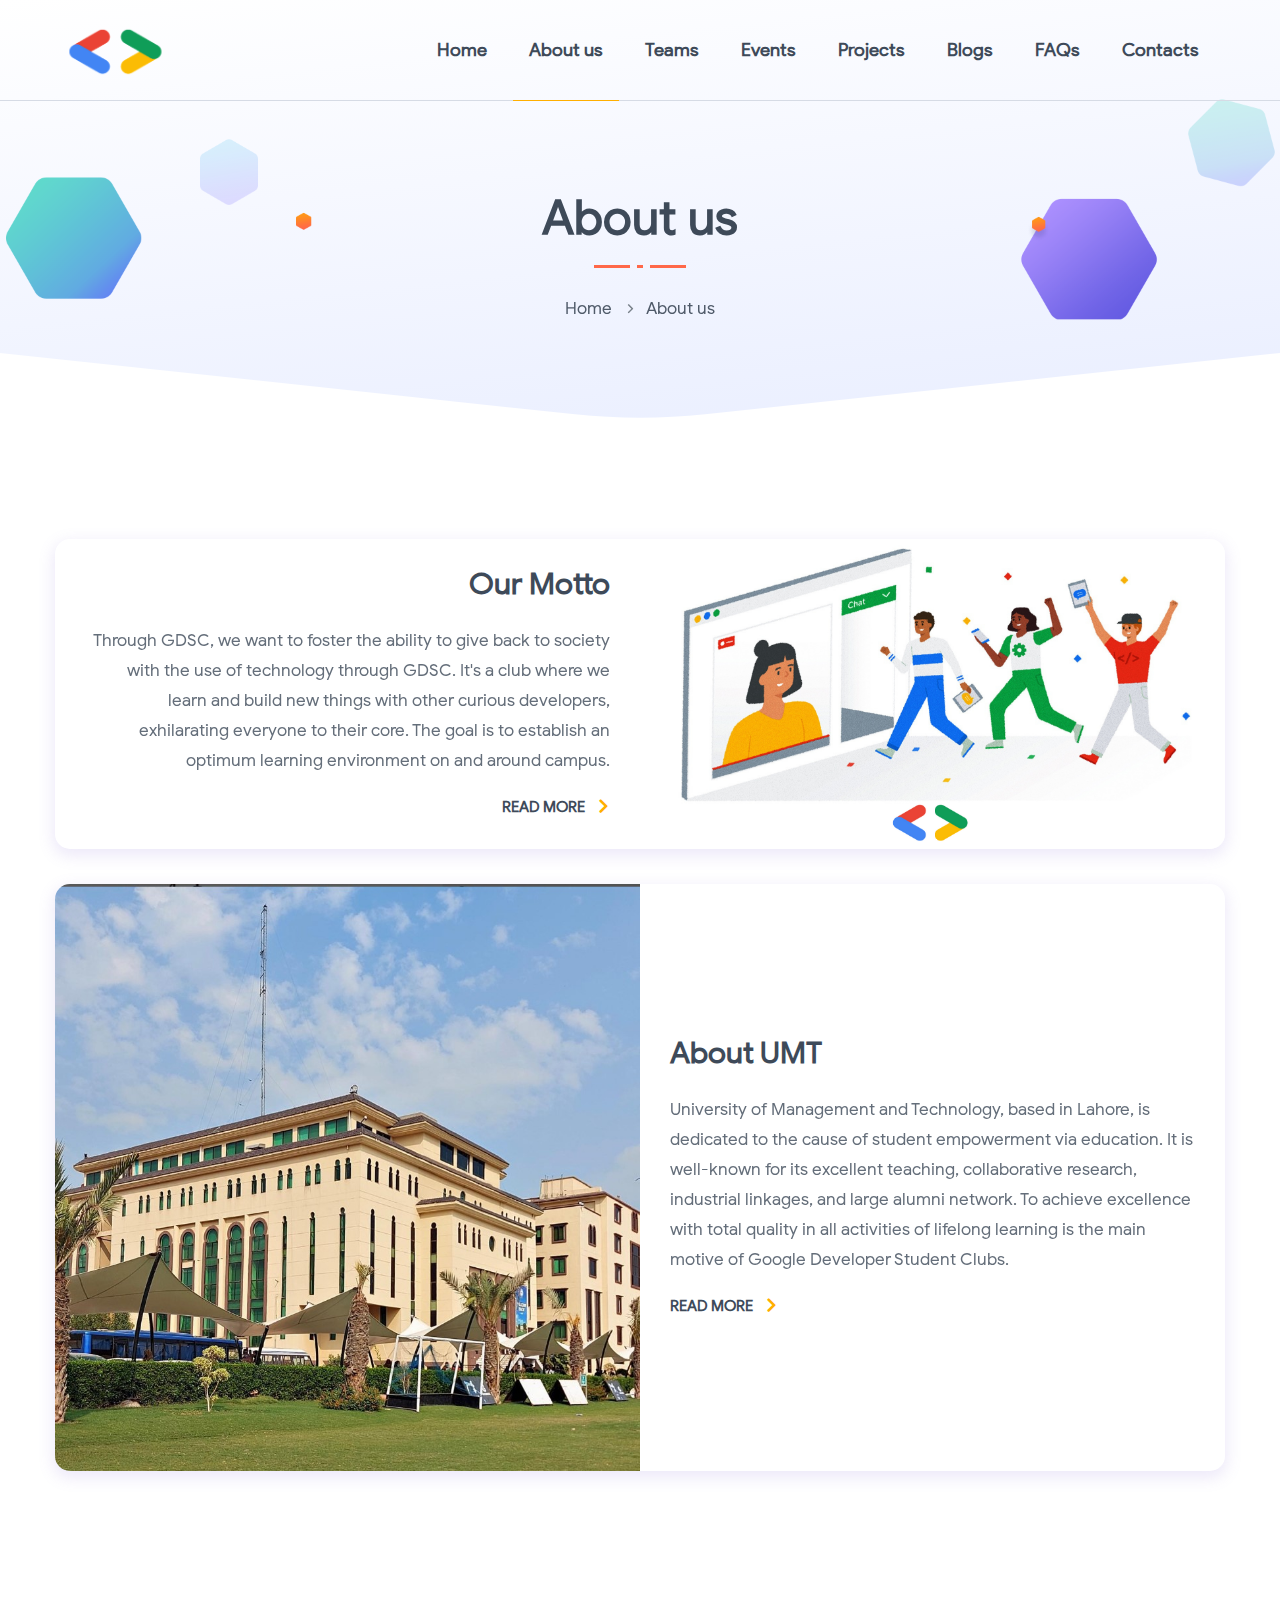
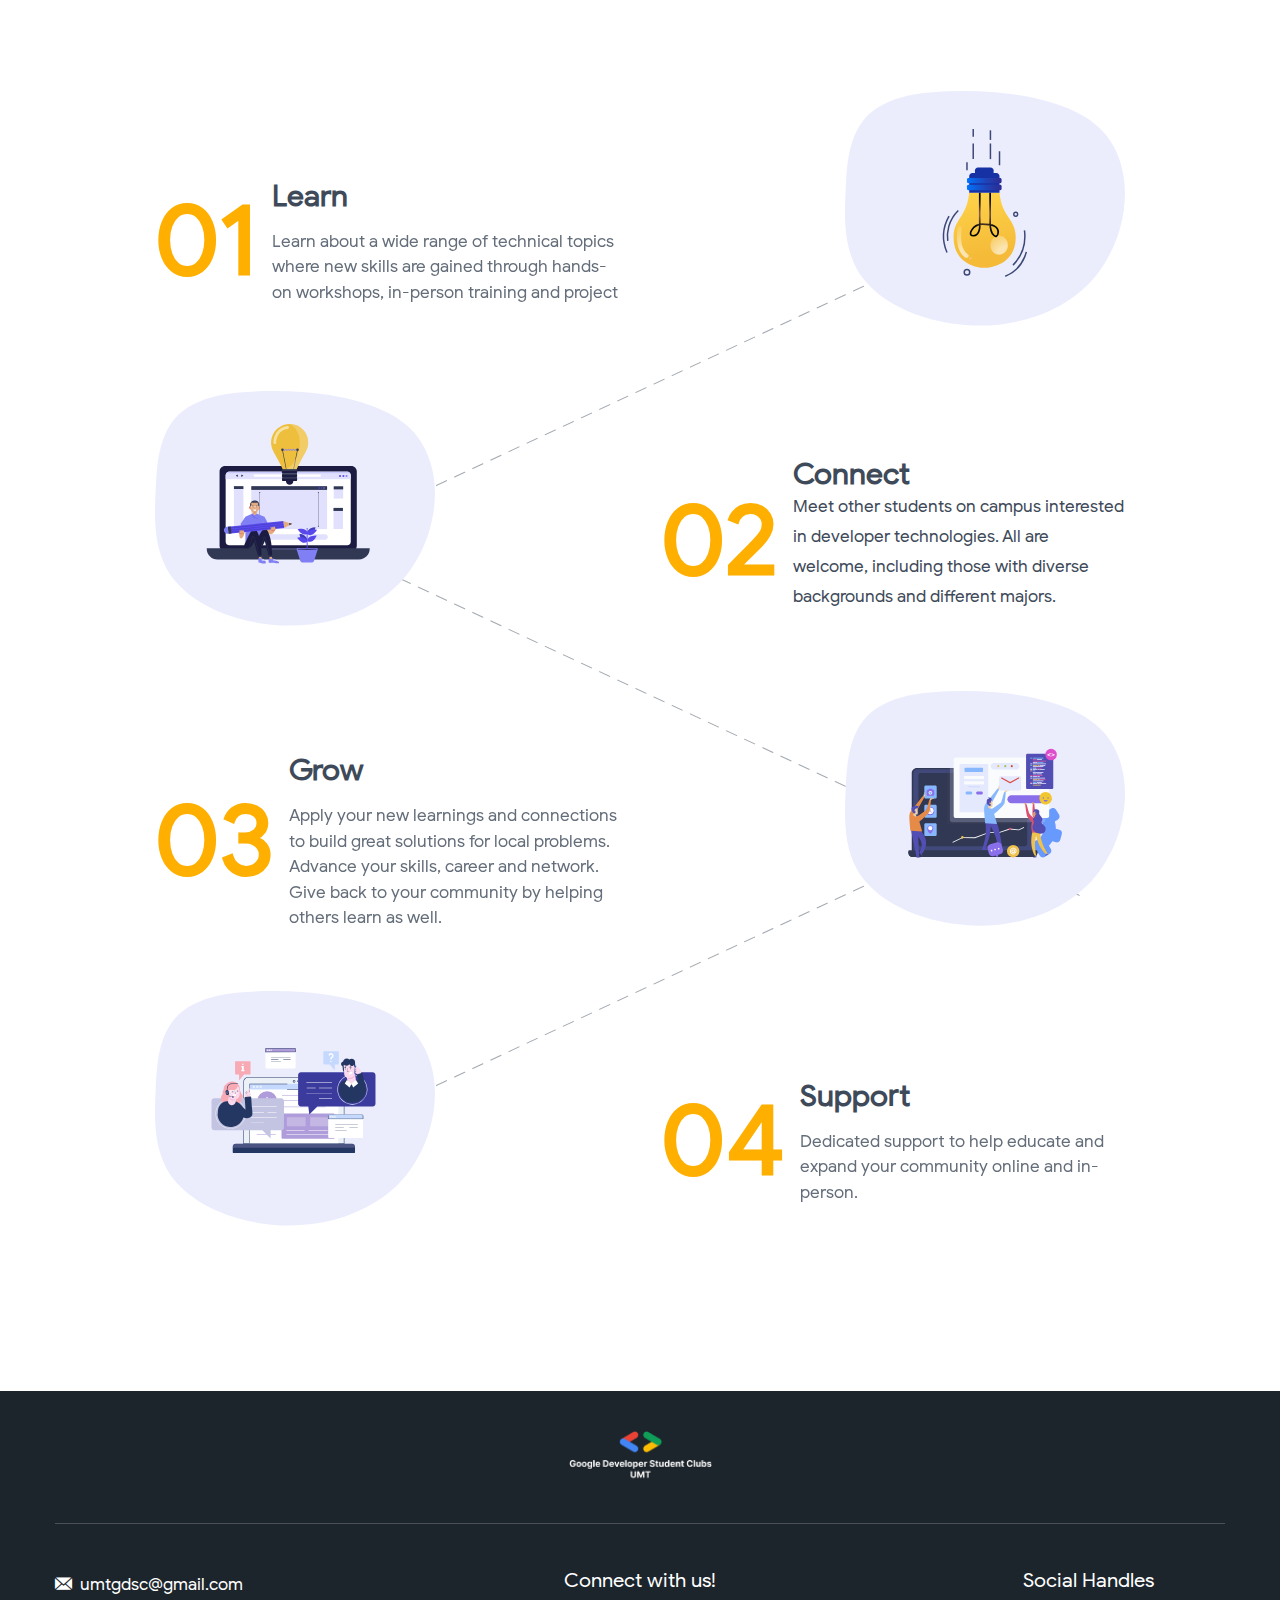
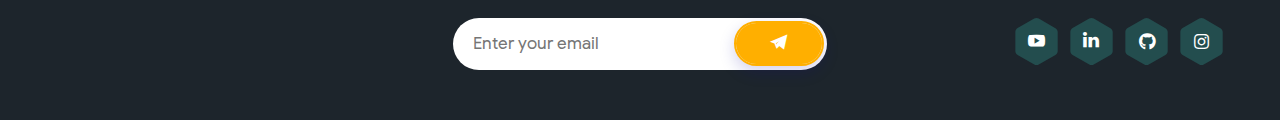
<file: about-us.html>
<!DOCTYPE html>
<html lang="en">

<head>
    <meta charset="UTF-8">
    <meta name="viewport" content="width=device-width, initial-scale=1, shrink-to-fit=no">
    <meta name="description" content=""/>
    <meta name="keywords" content=""/>
    <link rel="icon" href="assets/images/favicons-32x32.png" sizes="32x32" type="image/png">
    <title>GDSC UMT</title>

    <link rel="stylesheet" href="assets/css/all.min.css">
    <link rel="stylesheet" href="assets/css/flaticon.css">
    <link rel="stylesheet" href="assets/css/animate.min.css">
    <link rel="stylesheet" href="assets/css/aos.min.css">
    <link rel="stylesheet" href="assets/css/bootstrap.min.css">
    <link rel="stylesheet" href="assets/css/jquery.fancybox.min.css">
    <link rel="stylesheet" href="assets/css/perfect-scrollbar.css">
    <link rel="stylesheet" href="assets/css/slick.css">
    <link rel="stylesheet" href="assets/css/style.css">
    <link rel="stylesheet" href="assets/css/responsive.css">
    <link rel="stylesheet" href="">

    <!-- Revolution Style Sheets -->
    <link rel="stylesheet" href="assets/css/revolution/settings.css">
    <!-- Revolution Layers Styles -->
    <link rel="stylesheet" href="assets/css/revolution/layers.css">
    <!-- Revolution Navigation Styles -->
    <link rel="stylesheet" href="assets/css/revolution/navigation.css">
</head>
<body>
<main>
    <header class="style1 w-100">
        
        <!-- Topbar -->
        <div class="menubar w-100">
            <div class="container">
                <div class="menubar-inner d-flex flex-wrap align-items-center justify-content-between w-100">
                    <div class="logo"><h1 class="mb-0"><a href="index.html" title="Home"><img width="120" src="assets/images/resources/4GDSClogo.png" alt="Logo"></a></h1></div><!-- Logo -->
                    <nav>
                        <ul class="d-inline-flex flex-wrap align-items-center mb-0 list-unstyled ms-5">
                            <li><a href="index.html" title="">Home</a></li>
                            <li><a href="about-us.html" title="">About us</a></li>
                            <li><a href="teams.html" title="">Teams</a></li>
                            <li><a href="events.html" title="">Events</a></li>
                            <li><a href="projects.html" title="">Projects</a></li>
                            <li><a href="blog.html" title="">Blogs</a></li>
                            <li ><a href="faq.html" title="">FAQs</a></li>
                            <li><a href="contact.html" title="">Contacts</a></li>
                        </ul>
                    </nav>
                    
                </div>
            </div>
        </div><!-- Menubar -->

    </header><!-- Header -->
    <div class="sticky-header style1 w-100">
        <div class="container">
            <div class="menubar-inner d-flex flex-wrap align-items-center justify-content-between w-100">
                <div class="logo"><h1 class="mb-0"><a href="index.html" title="Home"><img width="185" src="assets/images/resources/4GDSClogo.png" alt="Logo"></a></h1></div><!-- Logo -->
                <nav>
                    <ul class="d-inline-flex flex-wrap align-items-center mb-0 list-unstyled ms-5">
                        <li><a href="index.html" title="">Home</a></li>
                        <li><a href="about-us.html" title="">About us</a></li>
                        <li><a href="teams.html" title="">Teams</a></li>
                        <li><a href="events.html" title="">Events</a></li>
                        <li><a href="projects.html" title="">Projects</a></li>
                        <li><a href="blog.html" title="">Blogs</a></li>
                        <li ><a href="faq.html" title="">FAQs</a></li>
                        <li><a href="contact.html" title="">Contacts</a></li>
                    </ul>
                </nav>
            
            </div>
        </div>
    </div><!-- Sticky Header -->
    <!-- 
    <div class="header-search d-flex flex-wrap justify-content-center align-items-center w-100">
        <span class="search-close-btn"><i class="flaticon-delete"></i></span>
        <form>
            <input type="text" placeholder="Search">
        </form>
    </div> Header Search -->
    <div class="responsive-header position-relative w-100">
        <div class="responsive-topbar w-100">
            <div class="container d-flex flex-wrap align-items-center justify-content-between">
                <div class="logo"><h1 class="mb-0"><a href="index.html" title="Home"><img class="img-fluid" src="assets/images/resources/4GDSClogo.png" alt="Logo"></a></h1></div><!-- Logo -->
                <div class="header-btns d-inline-flex flex-wrap align-items-center">
                    <a class="res-menu-btn d-inline-block" href="javascript:void(0);" title=""><i class="fas fa-align-justify"></i></a>
                    
                </div>
            </div>
        </div><!-- Responsive Topbar -->
        <div class="responsive-menu w-100">
            <div class="logo"><h1 class="mb-0"><a href="index.html" title="Home"><img class="img-fluid" src="assets/images/resources/4GDSClogo.png" alt="Logo"></a></h1></div><!-- Logo -->
            <ul class="mb-0 list-unstyled w-100">
                
                <li><a href="index.html" title="">Home</a></li>
                <li><a href="about-us.html" title="">About us</a></li>
                <li><a href="teams.html" title="">Teams</a></li>
                <li><a href="events.html" title="">Events</a></li>
                <li><a href="projects.html" title="">Projects</a></li>
                <li><a href="blog.html" title="">Blogs</a></li>
                <li ><a href="faq.html" title="">FAQs</a></li>
                <li><a href="contact.html" title="">Contacts</a></li>
            </ul>
        </div><!-- Responsive Menu -->
    </div><!-- Responsive Header -->

    
    <section>
        <div class="w-100 position-relative">
            <div class="pg-title-wrap pt-190 pb-80 position-relative w-100 mouse_anim scroll_anim">
                <img data-depth="0.80" class="pg-ttl-shp-img img-fluid position-absolute" src="assets/images/ttl-bg-shp.png"
                    alt="Title Background Shape" height="329" width="1920">
                <div class="container">
                    <div class="pg-title-inner text-center position-relative w-100">
                        <h1>About us <i class="btm-ln v2 bg-color9"></i></h1>
                        <ol class="breadcrumb d-inline-flex justify-content-center align-items-center flex-wrap">
                            <li class="breadcrumb-item"><a href="index.html" title="Home">Home</a></li>
                            <li class="breadcrumb-item active">About us</li>
                        </ol>
                    </div>
                </div>
            </div><!-- Page Title Wrap -->
        </div>
    </section>

    <section>
        <div class="w-100 pt-120 pb-100 position-relative">
            <div class="container">
                <div class="blog-wrap list-view d-inline-block position-relative w-100">
                    <div class="post-box rev brd-rd15 w-100">
                        <div class="post-img overflow-hidden position-relative w-100">
                            <a title=""><img class="img-fluid w-100" src="assets/images/resources/1OurMottoAboutus.png" alt="Post Image 1" height="329" width="585"></a>
                        </div>
                        <div class="post-info w-100">
                            <h3 class="mb-0"><a  title="">Our Motto</a></h3>
                            <p class="mb-0">Through GDSC, we want to foster the ability to give back to society with the use of technology through GDSC. It's a club where we learn and build new things with other curious developers, exhilarating everyone to their core. The goal is to establish an optimum learning environment on and around campus.</p>
                            <a class="simple-link d-inline-block text-uppercase" href="https://gdsc.community.dev/university-of-management-and-technology-umt-lahore/" title="">Read More<i class="flaticon-right-arrow text-color3"></i></a>
                        </div>
                    </div>

                    <div class="post-box brd-rd15 w-100">
                        <div class="post-img overflow-hidden position-relative w-100">
                            <a title=""><img class="img-fluid w-100" src="assets/images/resources/UMT_image.jpg" alt="Post Image 6" height="329" width="585"></a>
                        </div>
                        <div class="post-info w-100">
                            <h3 class="mb-0" title="">About UMT</a></h3>
                            <p class="mb-0">University of Management and Technology, based in Lahore, is dedicated to the cause of student
                                empowerment via education. It is well-known for its excellent teaching, collaborative research, industrial linkages,
                                and large alumni network. To achieve excellence with total quality in all activities of lifelong learning is the
                                main motive of Google Developer Student Clubs.</p>
                            <a class="simple-link d-inline-block text-uppercase" href="https://www.umt.edu.pk/" title="">Read More<i class="flaticon-right-arrow text-color3"></i></a>
                        </div>
                    </div>
                </div><!-- Blog Wrap -->
            </div>
        </div>
    </section>

    <section>
        <div class="w-100 pt-120 pb-100 position-relative">
            <div class="container">
                <div class="roadmap-wrap d-flex flex-wrap justify-content-center w-100">
                    <div class="roadmap-inner">
                        <div class="roadmap-item rev position-relative d-flex flex-wrap align-items-center justify-content-between w-100">
                            <div class="roadmap-item-mckp">
                                <i>
                                    <svg class="Strategy.svg" version="1.1" xmlns="http://www.w3.org/2000/svg" xmlns:xlink="http://www.w3.org/1999/xlink" x="0px" y="0px" viewBox="0 0 376 315" style="enable-background:new 0 0 376 315;" xml:space="preserve"><title>Strategy</title>
<path class="rbsvgi_0" id="Shape_56" style="fill:#EBEDFD;" d="M351.7,60.5C322.8,22.6,260.6,6.7,202,1.8c-29.5-2.4-59.2-2.4-88.7,0.2l-3.2,0.3 C86.9,4.7,63,9.9,43.9,22.3c-6.4,4.1-12.1,9-17.1,14.7C5.3,61.8,2.6,97.3,1,130.1C-0.8,167-2.2,206,15.5,238.4s54.4,54.2,91,65.5 c62.7,19.3,134.9,14,189.7-20.3c9.7-6,18.7-12.9,27-20.7c7.3-6.8,13.9-14.4,19.6-22.6c11.9-17,20.9-35.8,26.5-55.8 C381.3,142,378,95.1,351.7,60.5z"></path>
<path class="rbsvgi_1" style="fill:#F7F8FE;" d="M-0.5,0"></path><g id="_Group_"><g id="_Group_2"><g id="_Group_3"><g id="_Group_4"><g id="_Group_5"><linearGradient id="_Path__1_" gradientUnits="userSpaceOnUse" x1="192.0096" y1="20.8401" x2="178.3096" y2="-69.3299" gradientTransform="matrix(1 0 0 1 -0.5 202)"><stop offset="0" style="stop-color:#F4BA38"></stop><stop offset="1" style="stop-color:#FFD349"></stop></linearGradient>
<path class="rbsvgi_2" id="_Path_" style="fill:url(#_Path__1_);" d="M187.1,237.5c4.2,0.3,42.2-2.4,42.2-41.1c0-25.1-18.4-25.3-21.8-59.6h-40.8 c-3.4,34.3-20.9,34.6-20.9,59.6C145.8,235.1,182.8,237.7,187.1,237.5z"></path>
<path class="rbsvgi_3" id="_Path_2" style="fill:#1631A4;" d="M171,110.1h32.3c2.3,0,4.2,1.9,4.2,4.2v22.4h-40.7v-22.4C166.8,112,168.7,110.1,171,110.1 L171,110.1z"></path><g id="_Group_6"><linearGradient id="_Path_3_1_" gradientUnits="userSpaceOnUse" x1="164.3" y1="-72.4" x2="210.9" y2="-72.4" gradientTransform="matrix(1 0 0 1 -0.5 202)"><stop offset="0" style="stop-color:#0074FF"></stop><stop offset="0.27" style="stop-color:#105BDA"></stop><stop offset="0.58" style="stop-color:#2042B5"></stop><stop offset="0.84" style="stop-color:#29339E"></stop><stop offset="1" style="stop-color:#2D2D96"></stop></linearGradient>
                                            <path class="rbsvgi_4" id="_Path_3" style="fill:url(#_Path_3_1_);" d="M165.7,126h42.7c1,0,1.9,0.9,1.9,1.9v3.4c0,1-0.9,1.9-1.9,1.9h-42.7c-1,0-1.9-0.9-1.9-1.9 v-3.4C163.8,126.9,164.7,126,165.7,126z"></path><linearGradient id="_Path_4_1_" gradientUnits="userSpaceOnUse" x1="164.297" y1="-81.7015" x2="210.897" y2="-81.7015" gradientTransform="matrix(1 0 0 1 -0.5 202)"><stop offset="0" style="stop-color:#0074FF"></stop><stop offset="0.27" style="stop-color:#105BDA"></stop><stop offset="0.58" style="stop-color:#2042B5"></stop><stop offset="0.84" style="stop-color:#29339E"></stop><stop offset="1" style="stop-color:#2D2D96"></stop></linearGradient>
                                            <path class="rbsvgi_5" id="_Path_4" style="fill:url(#_Path_4_1_);" d="M165.7,116.7h42.7c1,0,1.9,0.9,1.9,1.9v3.4c0,1-0.9,1.9-1.9,1.9h-42.7c-1,0-1.9-0.9-1.9-1.9 v-3.4c-0.1-1,0.7-1.8,1.7-1.9C165.6,116.7,165.6,116.7,165.7,116.7z"></path>
                                            <path class="rbsvgi_6" id="_Path_5" style="fill:#1631A4;" d="M178.5,102.7h17.1c2.2,0,4,1.8,4,4v3.5h-25.1v-3.5C174.5,104.5,176.3,102.7,178.5,102.7z"></path><radialGradient id="_Path_6_1_" cx="2353.729" cy="333.0646" r="6.19" gradientTransform="matrix(-0.91 -0.1 0.1 -0.99 2275.28 785.94)" gradientUnits="userSpaceOnUse"><stop offset="0.29" style="stop-color:#FFFFFF;stop-opacity:0.6"></stop><stop offset="0.99" style="stop-color:#FFFFFF;stop-opacity:0"></stop></radialGradient>
                                            <path class="rbsvgi_7" id="_Path_6" style="fill:url(#_Path_6_1_);" d="M166.2,226.5c0.1-1.7,1.6-3,3.3-2.9c0,0,0,0,0,0c1.7,0.3,2.8,1.8,2.6,3.5 c-0.1,1.7-1.6,3-3.3,2.9c0,0,0,0,0,0c-1.6-0.2-2.8-1.7-2.6-3.3C166.2,226.6,166.2,226.6,166.2,226.5z"></path><radialGradient id="_Path_7_1_" cx="2190.3201" cy="446.72" r="39.79" gradientTransform="matrix(-1 0 0 -1 2406.25 667.65)" gradientUnits="userSpaceOnUse"><stop offset="0.29" style="stop-color:#FFFFFF;stop-opacity:0.6"></stop><stop offset="0.99" style="stop-color:#FFFFFF;stop-opacity:0"></stop></radialGradient>
                                            <path class="rbsvgi_8" id="_Path_7" style="fill:url(#_Path_7_1_);" d="M195.4,205.8c0.7-7,6.5-12.2,13-11.5s11,6.9,10.3,13.9s-6.5,12.2-13,11.5 S194.7,212.8,195.4,205.8z"></path><g id="_Group_7"><radialGradient id="_Path_8_1_" cx="2241.9199" cy="440.95" r="54.58" gradientTransform="matrix(-1 0 0 -1 2406.25 667.65)" gradientUnits="userSpaceOnUse"><stop offset="0.29" style="stop-color:#FFFFFF;stop-opacity:0.6"></stop><stop offset="0.99" style="stop-color:#FFFFFF;stop-opacity:0"></stop></radialGradient>
                                                <path class="rbsvgi_9" id="_Path_8" style="fill:url(#_Path_8_1_);" d="M165.2,219.7c-11-8.8-9.7-23.6-8.4-36.1c0.4-3.6-5.2-3.5-5.6,0c-1.5,14-2.1,30.3,10,40.1 C164,225.9,168,222,165.2,219.7L165.2,219.7z"></path><radialGradient id="_Path_9_1_" cx="187.5937" cy="-119.24" r="21.9884" gradientTransform="matrix(1 0 0 1.25 -0.5 314.48)" gradientUnits="userSpaceOnUse"><stop offset="2.000000e-02" style="stop-color:#FFFFFF"></stop><stop offset="8.000000e-02" style="stop-color:#DFC9BD"></stop><stop offset="0.13" style="stop-color:#C49C87"></stop><stop offset="0.17" style="stop-color:#B48065"></stop><stop offset="0.19" style="stop-color:#AE7658"></stop><stop offset="0.26" style="stop-color:#94654B"></stop><stop offset="0.38" style="stop-color:#684934"></stop><stop offset="0.5" style="stop-color:#443121"></stop><stop offset="0.63" style="stop-color:#281E13"></stop><stop offset="0.75" style="stop-color:#141108"></stop><stop offset="0.88" style="stop-color:#080902"></stop><stop offset="1" style="stop-color:#040600"></stop></radialGradient>
                                                <path class="rbsvgi_10" id="_Path_9" style="fill:none;stroke:url(#_Path_9_1_);stroke-width:2.3;stroke-miterlimit:10;" d="M181,136.7v43.9c0,0,0.6,13.3-8.6,13.8s-0.9-15.6,12.1-15.6s22.2,2.5,21.1,11.9 s-10.7,3.2-10.7-13.6v-40.4"></path><g id="_Group_8">
<line class="rbsvgi_11" id="_Path_10" style="fill:none;stroke:#3C4777;stroke-width:2;stroke-miterlimit:10;" x1="195.3" y1="52.8" x2="195.3" y2="65.7"></line>
                                                    <line class="rbsvgi_12" id="_Path_11" style="fill:none;stroke:#3C4777;stroke-width:2;stroke-miterlimit:10;" x1="195.3" y1="70.5" x2="195.3" y2="91.5"></line>
                                                    <line class="rbsvgi_13" id="_Path_12" style="fill:none;stroke:#3C4777;stroke-width:2;stroke-miterlimit:10;" x1="172.2" y1="70.4" x2="172.2" y2="91.3"></line>
                                                    <line class="rbsvgi_14" id="_Path_13" style="fill:none;stroke:#3C4777;stroke-width:2;stroke-miterlimit:10;" x1="172.2" y1="50.9" x2="172.2" y2="61.4"></line>
                                                    <line class="rbsvgi_15" id="_Path_14" style="fill:none;stroke:#3C4777;stroke-width:2;stroke-miterlimit:10;" x1="207.5" y1="80.9" x2="207.5" y2="99.7"></line>
                                                    <line class="rbsvgi_16" id="_Path_15" style="fill:none;stroke:#3C4777;stroke-width:2;stroke-miterlimit:10;" x1="163.8" y1="95.8" x2="163.8" y2="106.4"></line><g id="_Group_9">
<path class="rbsvgi_17" id="_Path_16" style="fill:none;stroke:#3C4777;stroke-width:2;stroke-miterlimit:10;" d="M137,216.9c-6.8-15.9-5.8-34,2.7-49"></path>
                                                    <path class="rbsvgi_18" id="_Path_17" style="fill:none;stroke:#3C4777;stroke-width:2;stroke-miterlimit:10;" d="M241,187.2c0.4,2.6,0.6,5.3,0.6,8c0,14.5-5.7,28.4-16,38.6"></path><g id="_Group_10">
<path class="rbsvgi_19" id="_Path_18" style="fill:none;stroke:#3C4777;stroke-width:2;stroke-miterlimit:10;" d="M138,201.4c-0.9-6.6-0.4-13.2,1.4-19.6c2.3-8.1,6.7-15.4,12.7-21.3"></path>
                                                    <path class="rbsvgi_20" id="_Path_19" style="fill:none;stroke:#3C4777;stroke-width:2;stroke-miterlimit:10;" d="M243.5,216.1c-0.6,2.3-1.3,4.5-2.2,6.7c-4.9,11.8-14.3,21.2-26.1,26"></path>
                                                    <circle class="rbsvgi_21" id="_Path_20" style="fill:none;stroke:#3C4777;stroke-width:2;stroke-miterlimit:10;" cx="163.8" cy="243.3" r="3.7"></circle>
                                                    <circle class="rbsvgi_22" id="_Path_21" style="fill:none;stroke:#3C4777;stroke-width:2;stroke-miterlimit:10;" cx="229.3" cy="165.5" r="2.6"></circle></g></g></g></g></g></g></g></g></g></g></svg>
                                </i>
                            </div>
                            <div class="roadmap-item-info">
                                <strong class="text-color3">01</strong>
                                <div class="roadmap-item-info-inner">
                                    <h3 class="mb-0">Learn</h3>
                                    <p class="mb-0">Learn about a wide range of technical topics where new skills are gained through hands-on workshops, in-person training and project</p>
                                </div>
                            </div>
                        </div>
                        <div class="roadmap-item position-relative d-flex flex-wrap align-items-center justify-content-between w-100">
                            <div class="roadmap-item-mckp">
                                <i>
                                    <svg class="Design.svg" version="1.1" xmlns="http://www.w3.org/2000/svg" xmlns:xlink="http://www.w3.org/1999/xlink" x="0px" y="0px" viewBox="0 0 376 315" style="enable-background:new 0 0 376 315;" xml:space="preserve"><title>Design</title>
<path class="rbsvgi_0" id="Shape_55" style="fill:#EBEDFD;" d="M351.7,60.5C322.8,22.6,260.6,6.7,202,1.8c-29.5-2.4-59.2-2.4-88.7,0.2l-3.2,0.3 C86.9,4.7,63,9.9,43.9,22.3c-6.4,4.1-12.1,9-17.1,14.7C5.3,61.8,2.6,97.3,1,130.1C-0.8,167-2.2,206,15.5,238.4s54.4,54.2,91,65.5 c62.7,19.3,134.9,14,189.7-20.3c9.7-6,18.7-12.9,27-20.7c7.3-6.8,13.9-14.4,19.6-22.6c12-16.9,20.9-35.8,26.5-55.8 C381.3,142,378,95.1,351.7,60.5z"></path>
<path class="rbsvgi_1" style="fill:#1C1C43;" d="M271,108.2v99.5c0,4.1-3.3,7.4-7.4,7.4H94.1c-4.1,0-7.4-3.3-7.4-7.4v-99.5c0-4.1,3.3-7.4,7.4-7.4l0,0h169.5 c4-0.1,7.3,3.2,7.4,7.2C271,108.1,271,108.1,271,108.2z"></path>
<path class="rbsvgi_2" style="fill:#FFFFFF;" d="M262.9,113.2v89.3c0,2.7-2.1,4.8-4.8,4.8H99.6c-1.1,0-2.1-0.4-2.9-1l-0.6-0.6c-0.8-0.9-1.2-2-1.2-3.2v-89.3 c0-2.7,2.1-4.8,4.8-4.8h0h158.5c0.9,0,1.7,0.2,2.4,0.7c0.7,0.4,1.2,0.9,1.6,1.6C262.6,111.5,262.9,112.3,262.9,113.2z"></path>
<rect class="rbsvgi_3" x="129.3" y="127.8" style="fill:#E1E1FD;" width="101.8" height="57.7"></rect>
<rect class="rbsvgi_4" x="129.3" y="127.8" style="fill:#313854;" width="101.8" height="5"></rect>
<circle class="rbsvgi_5" style="fill:#5948EB;" cx="220.5" cy="130.3" r="1"></circle>
<circle class="rbsvgi_6" style="fill:#5948EB;" cx="223.8" cy="130.3" r="1"></circle>
<circle class="rbsvgi_7" style="fill:#807FF4;" cx="227" cy="130.3" r="1"></circle>
<path class="rbsvgi_8" style="fill:#313854;" d="M140.8,182c-0.1,0-0.2-0.1-0.2-0.2v-45.6c0-0.1,0.1-0.2,0.2-0.2c0.1,0,0.2,0.1,0.2,0.2v45.6L140.8,182z"></path>
<circle class="rbsvgi_9" style="fill:#313854;" cx="140.7" cy="136.2" r="0.7"></circle>
<circle class="rbsvgi_10" style="fill:#313854;" cx="140.7" cy="181.7" r="0.7"></circle>
<path class="rbsvgi_11" style="fill:#313854;" d="M219.4,182c-0.1,0-0.2-0.1-0.2-0.2v-45.6c0-0.1,0.1-0.2,0.2-0.2c0.1,0,0.2,0.1,0.2,0.2v45.6 C219.7,181.8,219.6,182,219.4,182z"></path>
<circle class="rbsvgi_12" style="fill:#313854;" cx="219.4" cy="136.2" r="0.7"></circle>
<circle class="rbsvgi_13" style="fill:#313854;" cx="219.4" cy="181.7" r="0.7"></circle>
<rect class="rbsvgi_14" x="106" y="127.8" style="fill:#E1E1FD;" width="12.7" height="57.4"></rect>
<rect class="rbsvgi_15" x="106" y="127.8" style="fill:#313854;" width="12.7" height="3.8"></rect>
<rect class="rbsvgi_16" x="239.7" y="157" style="fill:#E1E1FD;" width="12.7" height="28.3"></rect>
<rect class="rbsvgi_17" x="239.7" y="157" style="fill:#313854;" width="12.7" height="4.1"></rect>
<rect class="rbsvgi_18" x="240" y="128" style="fill:#E1E1FD;" width="12.7" height="16.5"></rect>
<rect class="rbsvgi_19" x="240" y="128" style="fill:#313854;" width="12.7" height="4.1"></rect>
<path class="rbsvgi_20" style="fill:#313854;" d="M288.3,211.1v0.6c0.1,8-6.3,14.4-14.3,14.5c0,0-0.1,0-0.1,0h-190c-8,0-14.4-6.4-14.4-14.4c0,0,0-0.1,0-0.1v-0.6 H288.3z"></path>
<path class="rbsvgi_21" style="fill:#4A5377;" d="M154.3,211.1L154.3,211.1c-0.1,1,0.7,1.9,1.7,2.1h44.7c1-0.1,1.8-1,1.7-2.1c0,0,0,0,0,0H154.3z"></path>
<path class="rbsvgi_22" style="fill:#E1E1FD;" d="M262.9,113.2v5.3h-168v-5.3c0-1,0.3-1.9,0.9-2.7c0.9-1.2,2.4-2,3.9-2h158.5c1.5,0,3,0.8,3.9,2 C262.6,111.3,262.8,112.2,262.9,113.2z"></path>
<circle class="rbsvgi_23" style="fill:#5948EB;" cx="248.5" cy="114.2" r="1.4"></circle>
<circle class="rbsvgi_24" style="fill:#5948EB;" cx="253" cy="114.2" r="1.4"></circle>
<circle class="rbsvgi_25" style="fill:#807FF4;" cx="257.2" cy="114.2" r="1.4"></circle>
<path class="rbsvgi_26" style="fill:#FFFFFF;" d="M221.9,115.1h-88.4c-0.4,0-0.8-0.4-0.8-0.8v0v-1.2c0-0.4,0.4-0.8,0.8-0.8l0,0h88.4c0.4,0,0.8,0.4,0.8,0.8v0v1.2 C222.7,114.7,222.3,115.1,221.9,115.1z"></path>
<path class="rbsvgi_27" style="fill:#313854;" d="M111.3,113.7v1c0,0.2-0.2,0.4-0.4,0.4c-0.1,0-0.1,0-0.2-0.1l-0.9-0.5l-0.9-0.5c-0.2-0.1-0.2-0.4,0-0.6 c0,0,0,0,0,0l0.9-0.5l0.9-0.5c0.2-0.1,0.6,0,0.6,0.3V113.7z"></path>
<path class="rbsvgi_28" style="fill:#313854;" d="M115.8,113.7v1c0,0.2,0.2,0.4,0.4,0.4c0.1,0,0.1,0,0.2-0.1l0.9-0.5l0.9-0.5c0.2-0.1,0.2-0.4,0-0.6c0,0,0,0,0,0 l-0.9-0.5l-0.9-0.5c-0.2-0.1-0.6,0-0.6,0.3V113.7z"></path>
<path class="rbsvgi_29" style="fill:#CACAFC;" d="M262,110.5H95.7c0.9-1.2,2.4-2,3.9-2h158.5C259.6,108.5,261.1,109.3,262,110.5z"></path>
<path class="rbsvgi_30" style="fill:#E1E1FD;" d="M228.5,199.7H127c-2,0-3.6-1.6-3.6-3.6l0,0l0,0c0-2,1.6-3.6,3.6-3.6c0,0,0,0,0,0h101.5c2,0,3.6,1.6,3.6,3.6v0 l0,0C232,198.1,230.5,199.6,228.5,199.7z"></path>
<path class="rbsvgi_31" style="fill:#E4AB81;" d="M146.1,182.9c0.7,1.4,1.5,2.6,2.1,3.7c5.1,7.8,9,6.1,11,3.7c0.7-0.8,1.2-1.6,1.6-2.6c0.4-1,0.7-2,0.9-3l-1,0.2 c-1.4,0.7-2.9,1-4.4,1h-0.5c-1.2-0.5-2.9-2.9-4.1-4.8c-0.5-0.7-0.9-1.4-1.3-2.2L146.1,182.9z"></path>
<path class="rbsvgi_32" style="fill:#DF8266;" d="M146.1,182.9c0.7,1.4,1.5,2.6,2.1,3.7c1.4-1.7,2.7-3.6,3.6-5.6c-0.5-0.7-0.9-1.4-1.3-2.2L146.1,182.9z"></path>
<path class="rbsvgi_33" style="fill:#DF8266;" d="M155.4,186.2c0,0,1,3.2,5.6,1.5c0.4-1,0.7-2,0.9-3l-1,0.2c-1.4,0.7-2.9,1-4.4,1L155.4,186.2z"></path>
<path class="rbsvgi_34" style="fill:#E4AB81;" d="M119.8,189.4c0,0.9,0,1.8-0.1,2.7l0,0c0,0.2,0,0.4-0.1,0.5c-0.7,4.5-5.3,8.3-6.2,2.5c-0.1-0.8-0.2-1.7-0.2-2.5 V192c0-0.5,0.1-1.1,0.1-1.7c0-0.2,0-0.5,0.1-0.7c0-0.3,0.1-0.5,0.1-0.8l0.3-2c0.4-2,0.8-3.9,1.4-5.8l0.8-2.8l3.2,3.9 c0.2,1.2,0.4,2.3,0.4,3.5v0.5c0.1,0.9,0.1,1.7,0.1,2.6l0,0C119.8,188.9,119.8,189.2,119.8,189.4z"></path>
<path class="rbsvgi_35" style="fill:#DF8266;" d="M115.2,181.2c1,2.1,2.6,3.8,4.5,5.1v-0.5c-0.2-2-0.4-3.5-0.4-3.5l-3.2-3.9 C115.7,179.3,115.4,180.2,115.2,181.2z"></path>
<path class="rbsvgi_36" style="fill:#DF8266;" d="M119.8,189.4c0,0.9,0,1.8-0.1,2.7c-2.2,0.2-4.3,0.3-6.5,0.1c0-0.5,0.1-1.1,0.1-1.7c0-0.2,0-0.5,0.1-0.7 l6.4-0.9l0,0V189.4z"></path>
<path class="rbsvgi_37" style="fill:#807FF4;" d="M147,169c0,0,4.6,8.1,5.4,10.9c0,0-3.1,5.3-6,5.8l-1.1-3.6C145.3,182.1,145.2,170.9,147,169z"></path>
<path class="rbsvgi_38" style="fill:#807FF4;" d="M136.9,164.8L147,169l-4.5,34.6c0,0-13.9,2-21.1,0V169l9.8-4.4L136.9,164.8z"></path>
<path class="rbsvgi_39" style="fill:#5948EB;" d="M138.9,183.7c-2,2.1-4.6,3.6-7.4,4.4l-0.3-0.2l0,0c0-0.1,0.1-0.2,0.2-0.2c2.7-0.8,5.2-2.2,7.2-4.3 c0-0.1,0.1-0.2,0.2-0.1s0.2,0.1,0.1,0.2l0,0l0,0C139,183.6,139,183.6,138.9,183.7z"></path>
<path class="rbsvgi_40" style="fill:#5948EB;" d="M138.8,180.4L138.8,180.4l-0.4,0.6c-1.2,1.7-3,2.9-5,3.4h-0.3c0-0.1,0-0.2,0.1-0.2c2.2-0.5,4-1.9,5.1-3.8 C138.6,180.1,138.8,180.2,138.8,180.4z"></path>
<path class="rbsvgi_41" style="fill:#5948EB;" d="M138.5,171.4L138.5,171.4c0,0.1-0.1,0.2-0.2,0.2c-2-0.4-3.9-1.3-5.6-2.5c-1-0.7-1.9-1.6-2.7-2.5 c-0.1-0.1,0-0.2,0-0.3s0.2,0,0.3,0c2,2.5,4.9,4.2,8,4.9L138.5,171.4z"></path>
<path class="rbsvgi_42" style="fill:#E4AB81;" d="M154,225.7l-1.1-5.6h3.7l0.9,5.3C156.4,225.9,155.2,226,154,225.7z"></path>
<path class="rbsvgi_43" style="fill:#807FF4;" d="M156.5,225.6c0,0,0.8-1.1,1.5-1s5.6,4.1,7.3,4.4c0.7,0,1.3,0.5,1.4,1.2c0,0.4-0.1,0.7-0.4,1 c-0.3,0.6-13.6-0.4-13.6-0.4s-0.3-4,0.1-5.2S155.2,225.9,156.5,225.6z"></path>
<path class="rbsvgi_44" style="fill:#FFFFFF;" d="M159.3,228.4h-0.2c-0.1-0.1-0.2-0.2-0.1-0.3c0.3-0.5,0.8-1,1.3-1.3c0.5-0.3,1.2-0.3,1.7,0.1 c0.1,0.1,0.1,0.2,0,0.3s-0.2,0.1-0.3,0c-0.4-0.2-0.8-0.2-1.2,0C159.9,227.5,159.5,228.3,159.3,228.4L159.3,228.4z"></path>
<path class="rbsvgi_45" style="fill:#FFFFFF;" d="M158.6,227.7h-0.2c-0.1-0.1-0.2-0.2-0.1-0.3c0.3-0.5,0.8-1,1.3-1.3c0.5-0.3,1.2-0.3,1.7,0.1 c0.1,0.1,0.1,0.2,0,0.3s-0.2,0.1-0.3,0c-0.4-0.2-0.8-0.2-1.2,0C159.2,226.8,158.8,227.6,158.6,227.7L158.6,227.7z"></path>
<path class="rbsvgi_46" style="fill:#FFFFFF;" d="M160.2,228.9H160c-0.1-0.1-0.2-0.2-0.1-0.3c0.3-0.5,0.8-1,1.3-1.3c0.5-0.3,1.2-0.3,1.7,0.1 c0.1,0.1,0.1,0.2,0,0.3s-0.2,0.1-0.3,0c-0.4-0.2-0.8-0.2-1.2,0C160.8,228,160.4,228.8,160.2,228.9 C160.2,228.8,160.3,228.9,160.2,228.9z"></path>
<path class="rbsvgi_47" style="fill:#1C1C43;" d="M137.2,200.1c0,0,6.3-15.7,10.3-15.1c6.1,1,10.2,19.7,9.7,37.2l-4.2,0.2c0,0-4.7-16.5-5.5-20.8 c0,0-3.2,11.2-10.5,9.6C131.6,210.2,135.1,204.6,137.2,200.1z"></path>
<path class="rbsvgi_48" style="fill:#313854;" d="M153.5,221.7h0.5c0-0.1-1.1-6.2-2.5-12.4c-2.8-12.6-3.8-13.2-4.1-13.4c-0.2-0.1-0.5-0.2-0.7-0.1 c-0.7,0.3-1,1.8-1.6,4s-2,8.5-5.2,10.6l0.3,0.4c3.4-2.2,4.6-7.2,5.4-10.9c0.4-1.8,0.8-3.4,1.3-3.6h0.2 C148.5,197.1,151.7,211.9,153.5,221.7z"></path>
<polygon class="rbsvgi_49" style="fill:#313854;" points="157.6,220.9 152.4,221.3 152.3,221.4 152.6,223.1 157.7,222.7 "></polygon>
<path class="rbsvgi_50" style="fill:#313854;" d="M138.8,211.4c-5.7,0.8-11.5,0.7-17.1-0.3c0.7-3.9,2.7-7.4,5.6-10l13.2,1C141.3,205.1,140.7,208.2,138.8,211.4z"></path>
<path class="rbsvgi_51" style="fill:#807FF4;" d="M140.9,224.4l2.2-0.4c0.5,0,3.5,3.7,4.6,4s1.8,3.5,0.6,3.6c-3.5,0.3-9.3-1.4-9.3-1.4c-0.2-1.7-0.2-3.4-0.1-5.1 C139.3,223.9,139.9,224.7,140.9,224.4z"></path>
<path class="rbsvgi_52" style="fill:#E4AB81;" d="M139.9,224.7l-1.3-5h3.7l0.8,4.8C142.1,225,140.9,225.1,139.9,224.7z"></path>
<path class="rbsvgi_53" style="fill:#FFFFFF;" d="M143.6,227.9h-0.2c-0.1-0.1-0.1-0.2-0.1-0.3c0.3-0.5,0.8-0.9,1.4-1.1c0.6-0.2,1.2-0.1,1.7,0.3 c0.1,0.1,0.1,0.2,0,0.3s-0.2,0.1-0.3,0c-0.3-0.2-0.8-0.3-1.2-0.2C144.4,227.1,144,227.5,143.6,227.9L143.6,227.9z"></path>
<path class="rbsvgi_54" style="fill:#FFFFFF;" d="M143,227.1h-0.2c-0.1-0.1-0.1-0.2-0.1-0.3c0.3-0.5,0.8-0.9,1.4-1.1c0.6-0.2,1.2-0.1,1.7,0.3 c0.1,0.1,0.1,0.2,0,0.3s-0.2,0.1-0.3,0c-0.3-0.2-0.8-0.3-1.2-0.2C143.8,226.3,143.4,226.7,143,227.1L143,227.1z"></path>
<path class="rbsvgi_55" style="fill:#FFFFFF;" d="M144.5,228.5h-0.2c-0.1-0.1-0.1-0.2-0.1-0.3c0.3-0.5,0.8-0.9,1.4-1.1c0.6-0.2,1.2-0.1,1.7,0.3 c0.1,0.1,0.1,0.2,0,0.3s-0.2,0.1-0.3,0l0,0c-0.3-0.2-0.8-0.3-1.2-0.2C145.3,227.7,144.9,228.1,144.5,228.5L144.5,228.5z"></path>
<path class="rbsvgi_56" style="fill:#1C1C43;" d="M122.6,211.3c0.9,0.2,1.7,0.2,2.6,0l0.8-0.2c4.9-1.7,7.1-9.4,7.1-9.4c0.8,4.3,5.7,20.8,5.7,20.8h1.3l2.9-0.4 c0.6-16.9-3.7-35.9-9.8-36.9c-3.9-0.6-10.3,15.1-10.3,15.1C120.7,204.6,117.2,210.2,122.6,211.3z"></path>
<path class="rbsvgi_57" style="fill:#313854;" d="M125.2,211.3l0.8-0.2c1.8-2.9,2.7-6.9,3.5-10.2s1.2-5,1.9-5.5s0.2-0.1,0.4,0s2.1,2.3,5,14 c1.4,5.6,2.5,11.1,2.8,12.9c0.1,0.2,0.1,0.4,0.1,0.6h0.5c0-0.2,0-0.3-0.1-0.5c-0.3-1.7-1.5-7.3-2.9-12.9 c-3.4-13.7-4.8-14.2-5.3-14.4c-0.3-0.1-0.6-0.1-0.8,0.1c-0.9,0.5-1.5,2.7-2.2,5.8S127.1,208.5,125.2,211.3z"></path>
<polygon class="rbsvgi_58" style="fill:#313854;" points="143.3,220.7 138.2,221.6 138.1,221.6 138.5,223.3 143.5,222.5 "></polygon>
<path class="rbsvgi_59" style="fill:#807FF4;" d="M121.4,169l-6.6,9.5c0,0,2.9,5.5,5.8,6.1c0,0,3-5.2,3.3-7.8S122.4,169.2,121.4,169z"></path>
<rect class="rbsvgi_60" x="98.1" y="178.5" transform="matrix(0.9947 -0.1028 0.1028 0.9947 -18.1115 14.9155)" style="fill:#5948EB;" width="75.1" height="9.4"></rect>
<rect class="rbsvgi_61" x="97.8" y="180.1" transform="matrix(0.9947 -0.1028 0.1028 0.9947 -17.8299 14.8715)" style="fill:#3E3EBC;" width="75.1" height="0.6"></rect>
<rect class="rbsvgi_62" x="98.1" y="182.9" transform="matrix(0.9947 -0.1028 0.1028 0.9947 -18.1115 14.9155)" style="fill:#3E3EBC;" width="75.1" height="0.6"></rect>
<rect class="rbsvgi_63" x="98.4" y="185.6" transform="matrix(0.9947 -0.1028 0.1028 0.9947 -18.3932 14.9585)" style="fill:#3E3EBC;" width="75.1" height="0.6"></rect>
<rect class="rbsvgi_64" x="98.3" y="182.2" transform="matrix(0.9947 -0.1028 0.1028 0.9947 -18.6815 11.2931)" style="fill:#313854;" width="3.9" height="9.4"></rect>
<path class="rbsvgi_65" style="fill:#807FF4;" d="M97.8,182.4h-1.1c-2.5,0.3-4.4,2.6-4.2,5.1l0,0c0.3,2.5,2.6,4.4,5.1,4.2h1.1L97.8,182.4z"></path>
<polygon class="rbsvgi_66" style="fill:#E4AB81;" points="173.5,184 172.5,174.7 179,176.8 180.4,177.2 184.2,178.5 180.6,180.3 179.1,181.1 "></polygon>
<path class="rbsvgi_67" style="fill:#313854;" d="M180.6,180.3c-0.2-0.5-0.3-1-0.4-1.5c-0.1-0.6,0-1.2,0.2-1.7l3.8,1.2L180.6,180.3z"></path>
<path class="rbsvgi_68" style="fill:#E4AB81;" d="M162,185.5c-0.2-0.9-0.4-1.7-0.8-2.5c-0.3-0.7-1.2-1.3-1.5-0.5s0.1,1.2,0.1,1.8l-0.4-1.4 c-0.3-0.9-0.9-1-1.1-0.4s0,0.6,0,1s0.2,1.4,0.2,1.4c0-0.7-0.2-1.4-0.5-2c-0.2-0.5-0.5-1.1-1.1-0.5s-0.2,1.3-0.1,2.4 s-0.2-1.5-0.8-1.9s-0.8-0.2-0.7,0.6s0.2,1.3,0.3,1.9s0.7,1.6,1.3,1.5s0.8-0.5,1.3-0.4c0.5,0.2,0.9,0.2,1.4,0 c0.3-0.2,0.7-0.2,1.1-0.1C160.9,186.6,161.9,186.2,162,185.5z"></path>
<path class="rbsvgi_69" style="fill:#E4AB81;" d="M119.9,190.6c0-0.9-0.2-1.8-0.4-2.6c-0.2-0.8-0.9-1.5-1.2-0.8c-0.2,0.6-0.3,1.2-0.3,1.8 c-0.1-0.5-0.2-0.9-0.2-1.4c-0.1-0.9-0.7-1.1-1-0.5s-0.1,0.6-0.2,1v1.4c0-0.7,0-1.4-0.2-2.1c-0.1-0.5-0.3-1.1-1-0.7s-0.4,1.3-0.5,2.3 s0.1-1.3-0.4-1.8s-0.9-0.5-1,0.2s0,1.3-0.1,1.9s0.4,1.7,1,1.7s0.9-0.3,1.3-0.2s1,0.4,1.3,0.3c0.4-0.1,0.8-0.1,1.1,0.1 C118.6,191.4,119.7,191.2,119.9,190.6z"></path>
<path class="rbsvgi_70" style="fill:#313854;" d="M139.9,153.6v1.1c-0.4,3.1-3.1,5.4-6.2,5.3c-3.1,0.1-5.8-2.3-6-5.4v-0.9c0-3.7,1.9-6.7,6.4-6.7 S139.9,149.9,139.9,153.6z"></path>
<path class="rbsvgi_71" style="fill:#DF8266;" d="M128.4,155.4c0,0-1-1.4-1.8-0.2s0.3,4.5,2.2,3.7L128.4,155.4z"></path>
<path class="rbsvgi_72" style="fill:#DB664F;" d="M128.4,157.8h-0.2c-0.3-0.7-0.8-1.2-1.4-1.5c-0.1,0-0.1-0.1-0.1-0.2s0.1-0.1,0.2-0.1c0.8,0.3,1.3,0.9,1.6,1.7 C128.6,157.8,128.6,157.9,128.4,157.8L128.4,157.8z"></path>
<path class="rbsvgi_73" style="fill:#DB664F;" d="M127.3,157.3L127.3,157.3c-0.2-0.1-0.2-0.2-0.1-0.2c0.2-0.2,0.4-0.4,0.6-0.5c0.1,0,0.2,0,0.2,0.1 s0,0.2-0.1,0.2C127.7,157,127.5,157.1,127.3,157.3C127.5,157.2,127.4,157.3,127.3,157.3z"></path>
<path class="rbsvgi_74" style="fill:#DF8266;" d="M139.1,155.4c0,0,1-1.4,1.8-0.2s-0.3,4.5-2.2,3.7L139.1,155.4z"></path>
<path class="rbsvgi_75" style="fill:#DB664F;" d="M139.1,157.8h0.2c0.3-0.7,0.8-1.2,1.4-1.5c0.1,0,0.1-0.1,0.1-0.2s-0.1-0.1-0.2-0.1c-0.8,0.3-1.3,0.9-1.6,1.7 C138.9,157.8,139,157.9,139.1,157.8L139.1,157.8z"></path>
<path class="rbsvgi_76" style="fill:#DB664F;" d="M140.2,157.3L140.2,157.3c0.2-0.1,0.2-0.2,0.1-0.2c-0.2-0.2-0.4-0.4-0.6-0.5c-0.1,0-0.2,0-0.2,0.1 s0,0.2,0.1,0.2C139.8,157,140,157.1,140.2,157.3C140.1,157.2,140.1,157.3,140.2,157.3z"></path>
<path class="rbsvgi_77" style="fill:#E4AB81;" d="M136.3,161.7v3.3c0,0-1,1.7-2.3,1.8s-2.5-1.5-2.5-1.5v-3.5L136.3,161.7z"></path>
<path class="rbsvgi_78" style="fill:#DF8266;" d="M136.3,161.7v1.5c-0.9,1-2.5,1.3-4.9,0.9v-2.2L136.3,161.7z"></path>
<path class="rbsvgi_79" style="fill:#E4AB81;" d="M139.8,153.1c-0.1,1.3-0.2,2.9-0.4,4.2s-0.1,0.6-0.2,0.9c-0.7,2.5-2.5,6.7-7.4,4.9c-2.2-0.8-3.2-3.2-3.6-5.7 c-0.3-1.5-0.4-3.1-0.3-4.6c0-1.2,0.7-2.4,1.8-3c2.5-1.2,5.4-1.3,8-0.3C139,150.2,139.9,151.6,139.8,153.1z"></path>
<ellipse class="rbsvgi_80" style="fill:#313854;" cx="131.7" cy="155.6" rx="0.4" ry="0.6"></ellipse>
<ellipse class="rbsvgi_81" style="fill:#313854;" cx="136.5" cy="155.6" rx="0.4" ry="0.6"></ellipse>
<path class="rbsvgi_82" style="fill:#313854;" d="M137.8,153.4c-0.7-0.3-1.5-0.3-2.3-0.1v0.6c0.7-0.1,1.5,0,2.2,0.2C137.8,153.9,137.9,153.6,137.8,153.4z"></path>
<path class="rbsvgi_83" style="fill:#313854;" d="M130.2,153.4c0.7-0.3,1.5-0.3,2.3-0.1v0.6c-0.7-0.1-1.5,0-2.2,0.2L130.2,153.4z"></path>
<path class="rbsvgi_84" style="fill:#DF8266;" d="M133.9,158.4h-0.6c-0.1,0-0.1-0.1-0.1-0.2s0.1-0.1,0.2-0.1s0.5,0.1,0.6,0v-0.2c-0.1-0.8-0.2-1.6-0.4-2.4 c0-0.1,0-0.2,0.1-0.2s0.2,0,0.2,0.1s0.4,1.9,0.4,2.5c0,0.2-0.1,0.3-0.2,0.4C134.2,158.3,134,158.4,133.9,158.4z"></path>
<path class="rbsvgi_85" style="fill:#FFFFFF;" d="M131.8,159.3c0.1,1,1,1.9,2,1.9c1,0.1,1.9-0.7,2-1.8c0,0,0-0.1,0-0.1H131.8z"></path>
<path class="rbsvgi_86" style="fill:#DF8266;" d="M133.6,162.2l0.8-0.2c0.1,0,0.1-0.1,0.1-0.2h-0.2l-0.6,0.2l-0.6-0.2c-0.1,0-0.2,0-0.2,0.1s0,0.2,0.1,0.2 L133.6,162.2z"></path>
<path class="rbsvgi_87" style="fill:#313854;" d="M139.7,155.4H139c0-0.8-0.1-1.5-0.4-2.2c-0.5-1.3,0.6-1.9-0.3-2.6s-3-0.4-4.4-0.4h-4.4c-0.6,0.1-0.3,1.1,0,1.8 s-0.7,1.6-0.9,2.3v0.9H128c-0.1-0.8-0.1-1.7-0.1-2.5c0-1.2,0.7-2.4,1.8-3c2.5-1.2,5.4-1.3,8-0.3c1.4,0.5,2.3,1.9,2.2,3.4 C139.8,153.7,139.7,154.5,139.7,155.4z"></path>
<path class="rbsvgi_88" style="fill:#FFFFFF;" d="M134.9,156c0-1.1,0.9-2,2-2s2,0.9,2,2s-0.9,2-2,2S134.9,157.1,134.9,156z M135.2,156c0,0.9,0.8,1.7,1.7,1.7 c0.9,0,1.7-0.8,1.7-1.7c0.1-0.9-0.6-1.6-1.5-1.7c-0.1,0-0.1,0-0.2,0C136,154.3,135.2,155.1,135.2,156z"></path>
<path class="rbsvgi_89" style="fill:#FFFFFF;" d="M129.5,156c0-1.1,0.9-2,2-2s2,0.9,2,2s-0.9,2-2,2S129.5,157.1,129.5,156z M129.8,156c0,0.9,0.8,1.7,1.7,1.7 c0.9,0,1.7-0.8,1.7-1.7c0.1-0.9-0.6-1.6-1.5-1.7c-0.1,0-0.1,0-0.2,0C130.6,154.3,129.8,155.1,129.8,156z"></path>
<path class="rbsvgi_90" style="fill:#FFFFFF;" d="M139.9,154.4c0.1,0.1,0,0.3,0,0.3c-0.4,0.1-0.9,0.3-1.2,0.6h-0.2c-0.1-0.1-0.1-0.2,0-0.2 C138.8,154.7,139.4,154.4,139.9,154.4z"></path>
<path class="rbsvgi_91" style="fill:#FFFFFF;" d="M129.9,155.3h-0.2c-0.6-0.4-1.4-0.6-2.1-0.7c-0.1-0.1-0.1-0.2,0-0.3c0,0,0,0,0,0c0.8,0,1.6,0.3,2.3,0.8 C130,155.2,130,155.3,129.9,155.3z"></path>
<path class="rbsvgi_92" style="fill:#FFFFFF;" d="M133.3,155.6c0,0,0.4-0.5,0.8-0.5c0.3,0,0.6,0.2,0.8,0.5l0.3-0.2c-0.3-0.4-0.7-0.6-1.1-0.6 c-0.4,0.1-0.8,0.3-1.1,0.6L133.3,155.6z"></path>
<path class="rbsvgi_93" style="fill:#EEBF3C;" d="M205.7,69.2c0,4.4-1.1,8.6-3.3,12.4c-3.8,6.5-7.3,13.1-10.6,19.9l-1.8,3.8h-18.3l-2.7-5.5 c-3-6.1-6.2-12.1-9.7-18c-2.2-3.8-3.4-8.1-3.4-12.5c0-13.5,10.8-24.5,24.3-24.9h0.7c13.6-0.1,24.7,11,24.8,24.6 C205.7,69.1,205.7,69.1,205.7,69.2z"></path>
<path class="rbsvgi_94" style="fill:#F6E1A1;" d="M160.9,71.2c-1,0-1.8-0.7-1.9-1.7c-0.1-5.2,1.5-10.2,4.6-14.4c5.2-7.3,13.9-8,14.2-8c1-0.1,1.9,0.8,2,1.8 c0.1,1-0.8,1.9-1.8,2c-0.1,0-7.3,0.6-11.4,6.4c-2.5,3.5-3.9,7.6-3.9,11.9C162.8,70.2,162,71.1,160.9,71.2 C160.9,71.2,160.9,71.2,160.9,71.2L160.9,71.2z"></path>
<path class="rbsvgi_95" style="fill:#807FF4;" d="M189.2,80.5l-0.3-0.2l-0.8-1.6l-0.8,1.6l-0.3,0.2l-0.3-0.2l-0.8-1.6l-0.8,1.6l-0.3,0.2l0,0l-0.3-0.2l-0.8-1.6 l-0.8,1.6l-0.3,0.2l0,0l-0.3-0.2l-0.8-1.6l-0.8,1.6l-0.3,0.2l-0.3-0.2l-0.8-1.6l-0.8,1.6l-0.3,0.2l0,0l-0.3-0.2l-0.8-1.6l-0.8,1.6 l-0.3,0.2l-0.3-0.2l-0.8-1.6l-0.8,1.6l-0.3,0.2l0,0l-0.3-0.2l-1.2-2.2c0-0.2,0.1-0.4,0.4-0.4c0.1,0,0.3,0,0.3,0.1l0.8,1.6l0.8-1.6 l0.3-0.2l0.3,0.2l0.8,1.6l0.8-1.6l0.3-0.2l0.3,0.2l0.8,1.6l0.8-1.6l0.3-0.2l0.3,0.2l0.8,1.6l0.8-1.6l0.3-0.2l0.3,0.2l0.8,1.6 l0.8-1.6l0.3-0.2l0,0l0.3,0.2l0.8,1.6l0.8-1.6l0.3-0.2l0.3,0.2l0.8,1.6l0.8-1.6l0.3-0.2l0.3,0.2l0.8,1.6l0.8-1.6 c0.1-0.2,0.4-0.2,0.6,0c0.1,0.1,0.1,0.2,0.1,0.3l-1.2,2.2C189.5,80.5,189.4,80.5,189.2,80.5z"></path>
<polygon class="rbsvgi_96" style="fill:#313854;" points="175.9,105.2 170.7,78.9 171.5,78.7 176.7,105.3 "></polygon>
<circle class="rbsvgi_97" style="fill:#313854;" cx="171.1" cy="78.8" r="1.7"></circle>
<polygon class="rbsvgi_98" style="fill:#313854;" points="186.6,105.2 191.7,78.9 191,78.7 185.8,105.2 "></polygon>
<circle class="rbsvgi_99" style="fill:#313854;" cx="191.4" cy="78.8" r="1.7"></circle>
<path class="rbsvgi_100" style="opacity:0.4;fill:#F7E3A8;enable-background:new;" d="M205.7,69.2c0,4.4-1.1,8.6-3.3,12.4c-3.8,6.5-7.3,13.1-10.6,19.9l-1.8,3.8h-16.5c10.6-1.1,22.5-20.3,20.8-38.7 S181,44.5,180.2,44.3h0.7C194.6,44.4,205.7,55.5,205.7,69.2z"></path>
<path class="rbsvgi_101" style="fill:#313854;" d="M190.8,106.5v2.7c0,0.7-0.6,1.3-1.3,1.3l0,0h-17.8c-0.7,0-1.3-0.6-1.3-1.3v0v-2.7c0-0.7,0.6-1.3,1.3-1.3l0,0 h17.8C190.2,105.2,190.8,105.8,190.8,106.5L190.8,106.5z"></path>
<path class="rbsvgi_102" style="fill:#1C1C43;" d="M190.8,107.6v1.6c0,0.7-0.6,1.3-1.3,1.3l0,0h-17.8c-0.7,0-1.3-0.6-1.3-1.3v0v-1.6H190.8z"></path>
<path class="rbsvgi_103" style="fill:#313854;" d="M190.8,111.7v2.7c0,0.6-0.4,1.1-1,1.2h-18.2c-0.6-0.1-1-0.6-1-1.2v-2.7c0-0.7,0.6-1.3,1.3-1.3l0,0h17.8 C190.4,110.5,190.9,111,190.8,111.7C190.8,111.7,190.8,111.7,190.8,111.7z"></path>
<path class="rbsvgi_104" style="fill:#1C1C43;" d="M190.8,112.8v1.6c0,0.6-0.4,1.1-1,1.2h-18.3c-0.6-0.1-1-0.6-1-1.2v-1.6H190.8z"></path>
<path class="rbsvgi_105" style="fill:#313854;" d="M190.8,116.9v2.7c0,0.6-0.4,1.1-1,1.2h-18.2c-0.6-0.1-1-0.6-1-1.2v-2.7c0-0.7,0.6-1.3,1.3-1.3l0,0h17.8 C190.4,115.7,190.9,116.2,190.8,116.9C190.8,116.9,190.8,116.9,190.8,116.9z"></path>
<path class="rbsvgi_106" style="fill:#1C1C43;" d="M190.8,118v1.6c0,0.6-0.4,1.1-1,1.2h-18.2c-0.6-0.1-1-0.6-1-1.2V118H190.8z"></path>
<path class="rbsvgi_107" style="fill:#1C1C43;" d="M175.8,120.8c0,2.8,2.2,5,5,5s5-2.2,5-5H175.8z"></path>
<path class="rbsvgi_108" style="fill:#807FF4;" d="M210.2,230.3h-11.7c-1.6,0-3-1-3.5-2.5l-4.9-15.2c-0.2-0.5,0.1-1.1,0.7-1.3c0.1,0,0.2,0,0.2,0 c8.9-0.7,17.8-0.7,26.7,0c0.6,0,1,0.5,0.9,1.1c0,0.1,0,0.2,0,0.2l-4.9,15.2C213.2,229.3,211.8,230.3,210.2,230.3z"></path>
<ellipse class="rbsvgi_109" style="fill:#1C1C43;" cx="204.4" cy="212.4" rx="13.1" ry="0.7"></ellipse>
<path class="rbsvgi_110" style="fill:#3E3EBC;" d="M204.9,201.6c0,0-0.1-8.5-10.8-9.8C194.1,191.7,194.4,203.8,204.9,201.6z"></path>
<path class="rbsvgi_111" style="fill:#3E3EBC;" d="M203.7,191.5c0,0,1.1-8.4,11.8-8.6C215.6,182.9,213.9,194.8,203.7,191.5z"></path>
<path class="rbsvgi_112" style="fill:#5948EB;" d="M203.7,184.6v27.7c0.4,0.1,0.8,0.1,1.2,0v-27.7c0-0.3-0.3-0.6-0.6-0.6h0l0,0C204,184,203.7,184.3,203.7,184.6z"></path>
<path class="rbsvgi_113" style="fill:#5948EB;" d="M204.2,192c0,0,6.3,6,13.5-5.6C217.7,186.4,205.2,183.9,204.2,192z"></path>
<path class="rbsvgi_114" style="fill:#5948EB;" d="M204.6,201.4c0,0,7,5.1,12.6-7.4C217.2,194,204.6,193.2,204.6,201.4z"></path>
<path class="rbsvgi_115" style="fill:#5948EB;" d="M204.4,202.5c0,0-0.2-8.7-13.5-5.5C190.8,197,197.9,207.5,204.4,202.5z"></path>
<path class="rbsvgi_116" style="fill:#5948EB;" d="M205,191.6c0,0,0-8.7-13.4-5.9C191.6,185.7,198.4,196.4,205,191.6z"></path>
<path class="rbsvgi_117" style="fill:#5948EB;" d="M0,0"></path></svg>
                                </i>
                            </div>
                            <div class="roadmap-item-info">
                                <strong class="text-color3">02</strong>
                                <div class="roadmap-item-info-inner">
                                    <h3 class="mb-0">Connect</h3>Meet other students on campus interested in developer technologies. All are welcome, including those with diverse backgrounds and different majors.
                                    <p class="mb-0"></p>
                                </div>
                            </div>
                        </div>
                        <div class="roadmap-item rev position-relative d-flex flex-wrap align-items-center justify-content-between w-100">
                            <div class="roadmap-item-mckp">
                                <i>
                                    <svg class="GROW.svg" version="1.1" xmlns="http://www.w3.org/2000/svg" xmlns:xlink="http://www.w3.org/1999/xlink" x="0px" y="0px" viewBox="0 0 375.9 315" style="enable-background:new 0 0 375.9 315;" xml:space="preserve"><title>Develop</title>
                                        <path class="rbsvgi_0" style="fill:#EBEDFD;" d="M351.7,60.5C322.8,22.6,260.6,6.7,202,1.8c-29.5-2.4-59.2-2.4-88.7,0.2l-3.2,0.3C86.9,4.7,63,9.9,43.9,22.3 c-6.4,4.1-12.1,9-17.1,14.7C5.3,61.8,2.6,97.3,1,130.1C-0.8,167-2.1,206,15.5,238.4s54.4,54.2,91,65.5 c62.7,19.3,134.9,14,189.7-20.3c9.7-6,18.7-12.9,27-20.7c7.3-6.8,13.9-14.4,19.6-22.6c12-16.9,20.9-35.8,26.5-55.8 C381.3,142,378,95.1,351.7,60.5z"></path>
                                        <path class="rbsvgi_1" style="fill:#6899FC;" d="M258.4,199.7c8.2-5,10.8-15.7,5.8-23.9c-1.1-1.8-2.5-3.3-4.1-4.6c2.2-3,4.6-5.9,7.2-8.5l3.8-3.6l1.5,1.3 l4.3-2.6c2.2-1.3,5-0.6,6.4,1.5l4.2,6.9c1.3,2.2,0.6,5-1.5,6.4l-4.3,2.6c1,3.2,1.4,6.5,1.4,9.9l4.8,1.3c2.4,0.7,3.9,3.2,3.2,5.7 c0,0,0,0,0,0l-2.2,7.8c-0.7,2.4-3.2,3.9-5.7,3.2c0,0,0,0,0,0l-4.8-1.3c-1.3,2.2-2.8,4.2-4.6,6.1l2.6,4.3c1.3,2.2,0.6,5-1.5,6.4 l-6.9,4.2c-2.2,1.3-5,0.6-6.4-1.5L259,217c-2.5,0.7-5,1.2-7.6,1.3c-1.5-5.3-2.1-10.7-1.9-16.2C252.6,202.3,255.8,201.4,258.4,199.7z "></path>
                                        <path class="rbsvgi_2" style="fill:#313853;" d="M246.7,219.9H96.5c-3.8,0-6.9-3.1-6.9-6.9V110.3c0-3.8,3.1-6.9,6.9-6.9l0,0h150.2c3.8,0,6.9,3.1,6.9,6.9V213 C253.6,216.8,250.5,219.9,246.7,219.9z"></path>
                                        <path class="rbsvgi_3" style="fill:#41497A;" d="M246,218.4H97.2c-3,0-5.5-2.5-5.5-5.5l0,0V110.4c0-3,2.5-5.5,5.5-5.5H246c3,0,5.5,2.5,5.5,5.5v102.5 C251.5,215.9,249,218.4,246,218.4L246,218.4z"></path>
                                        <path class="rbsvgi_4" style="fill:#313853;" d="M241.2,208.4H102c-1.9,0-3.4-1.5-3.4-3.4v-91.4c0-1.9,1.5-3.4,3.4-3.4l0,0h139.2c1.9,0,3.4,1.5,3.4,3.4V205 C244.6,206.9,243.1,208.4,241.2,208.4z"></path>
                                        <path class="rbsvgi_5" style="fill:#313853;" d="M85.6,213.9c-0.5,0.9-0.8,1.9-0.8,2.9c0,3.4,2.8,6.2,6.2,6.2h161.3c3.4,0,6.2-2.8,6.2-6.2c0-1-0.3-2-0.8-2.9 H85.6z"></path>
                                        <path class="rbsvgi_6" style="fill:#313853;" d="M85.6,219.7c1.1,2,3.1,3.2,5.4,3.2h161.3c2.2,0,4.3-1.2,5.4-3.2H85.6z"></path>
                                        <path class="rbsvgi_7" style="opacity:0.2;fill:#444460;enable-background:new;" d="M246.3,103.3H136.8v73.2c0,1.6,1.3,2.9,2.9,2.9h113.9v-68.8C253.6,106.6,250.3,103.3,246.3,103.3z"></path>
                                        <path class="rbsvgi_8" style="opacity:0.21;fill:#E4E9FE;enable-background:new;" d="M266.2,176.1H143.6c-1.5,0-2.8-1.3-2.8-2.8l0,0V97.6c0-1.5,1.3-2.8,2.8-2.8l0,0h122.6c1.5,0,2.8,1.3,2.8,2.8 v75.8c0,1.5-1.2,2.7-2.7,2.7C266.3,176.1,266.2,176.1,266.2,176.1z"></path>
                                        <path class="rbsvgi_9" style="fill:#F9FBFC;" d="M271.4,170.6H148.7c-1.5,0-2.8-1.3-2.8-2.8l0,0V92.1c0-1.5,1.3-2.8,2.8-2.8l0,0h122.6c1.5,0,2.8,1.3,2.8,2.8 v75.8C274.1,169.4,272.9,170.6,271.4,170.6L271.4,170.6z"></path>
                                        <path class="rbsvgi_10" style="opacity:0.2;fill:#444460;enable-background:new;" d="M122.4,144.8h-13.2c-0.9,0-1.7-0.8-1.7-1.7v-13.9c0-0.9,0.8-1.7,1.7-1.7h13.2c0.9,0,1.7,0.8,1.7,1.7v13.9 c0.1,0.9-0.6,1.6-1.5,1.7C122.5,144.8,122.5,144.8,122.4,144.8z"></path>
                                        <path class="rbsvgi_11" style="fill:#87B7FD;" d="M121.4,170.1h-13.2c-0.9,0-1.7-0.8-1.7-1.7v-13.9c0-0.9,0.8-1.7,1.7-1.7h13.2c0.9,0,1.7,0.8,1.7,1.7v13.9 c0.1,0.9-0.6,1.6-1.5,1.7C121.5,170.1,121.5,170.1,121.4,170.1z"></path>
                                        <path class="rbsvgi_12" style="fill:#87B7FD;" d="M121.4,194.8h-13.2c-0.9,0-1.7-0.8-1.7-1.7v-13.9c0-0.9,0.8-1.7,1.7-1.7h13.2c0.9,0,1.7,0.8,1.7,1.7v13.9 c0.1,0.9-0.6,1.6-1.5,1.7C121.5,194.8,121.5,194.8,121.4,194.8z"></path>
                                        <path class="rbsvgi_13" style="fill:#8A6FEA;" d="M118.5,184.2c0-2.2-1.8-4-4-4s-4,1.8-4,4c0,0-0.6,4.2,4,7.5C119,188.4,118.5,184.2,118.5,184.2z"></path>
                                        <path class="rbsvgi_14" style="fill:#F9FBFC;" d="M114.7,187.1c-1.6,0.1-3-1.1-3.1-2.7c0-0.1,0-0.3,0-0.4c0.1-1.4,1.2-2.5,2.6-2.6c1.6-0.1,3,1.1,3.1,2.7 c0,0.1,0,0.3,0,0.4C117.2,185.9,116.1,187,114.7,187.1z"></path>
                                        <circle class="rbsvgi_15" style="fill:#8A6FEA;" cx="114.4" cy="161.2" r="5.5"></circle>
                                        <circle class="rbsvgi_16" style="fill:#F9FBFC;" cx="114.4" cy="161.2" r="4.4"></circle>
                                        <path class="rbsvgi_17" style="fill:#AD86EA;" d="M114.4,156.7c2,0,3.7,1.3,4.2,3.2c0,0.1,0.1,0.1,0.2,0.1l0,0l0.2-0.2c-0.8-2.5-3.4-4-6-3.2 c-1.6,0.5-2.8,1.7-3.2,3.2c0,0.1,0.1,0.2,0.2,0.2h0.2C110.7,158.1,112.4,156.7,114.4,156.7z"></path>
                                        <path class="rbsvgi_18" style="fill:#7558E9;" d="M119.3,161.3c-0.3,0-0.5,0.2-0.5,0.5c-0.3,2.2-2.2,3.9-4.4,3.8c-2.2,0-4.1-1.6-4.4-3.8c0-0.3-0.2-0.5-0.5-0.5 l0,0c-0.3,0-0.5,0.2-0.5,0.5c0,0,0,0.1,0,0.1c0.4,2.7,2.7,4.7,5.4,4.7c2.7,0,5-2,5.4-4.7c0.1-0.3-0.1-0.5-0.4-0.6 C119.4,161.3,119.3,161.3,119.3,161.3z"></path>
                                        <circle class="rbsvgi_19" style="fill:#F9FBFC;" cx="114.4" cy="161.2" r="4.4"></circle>
                                        <path class="rbsvgi_20" style="fill:#8A6FEA;" d="M118.7,162.6h-0.2c-0.7,2.3-3.1,3.5-5.4,2.8c-1.3-0.4-2.4-1.5-2.8-2.8c0-0.1-0.1-0.1-0.2-0.1l0,0l-0.2,0.2 c0.9,2.5,3.7,3.8,6.2,2.8c1.3-0.5,2.3-1.5,2.8-2.8c0.1-0.1,0-0.2-0.2-0.2L118.7,162.6z"></path>
                                        <path class="rbsvgi_21" style="fill:#8A6FEA;" d="M114.4,161.6L114.4,161.6l-0.2-0.2v-3.1c0-0.1,0.1-0.2,0.2-0.2l0,0l0.2,0.2v3.1L114.4,161.6z"></path>
                                        <path class="rbsvgi_22" style="fill:#8A6FEA;" d="M114.3,161.2L114.3,161.2c0.1-0.1,0.2-0.1,0.3,0c0,0,0,0,0,0l1.9,1.6c0.1,0.1,0.1,0.2,0,0.3c0,0,0,0,0,0l0,0 c-0.1,0.1-0.2,0.1-0.3,0c0,0,0,0,0,0l-1.9-1.6C114.2,161.5,114.2,161.3,114.3,161.2z"></path>
                                        <rect class="rbsvgi_23" x="114.3" y="157.1" style="fill:#CFD5FD;" width="0.2" height="0.4"></rect>
                                        <rect class="rbsvgi_24" x="114.3" y="164.8" style="fill:#CFD5FD;" width="0.2" height="0.4"></rect>
                                        <rect class="rbsvgi_25" x="110.3" y="161" style="fill:#CFD5FD;" width="0.4" height="0.2"></rect>
                                        <rect class="rbsvgi_26" x="118" y="161" style="fill:#CFD5FD;" width="0.4" height="0.2"></rect>
                                        <rect class="rbsvgi_27" x="111.6" y="158.1" transform="matrix(0.7071 -0.7071 0.7071 0.7071 -79.2081 125.36)" style="fill:#CFD5FD;" width="0.2" height="0.4"></rect>
                                        <rect class="rbsvgi_28" x="117" y="163.7" transform="matrix(0.7071 -0.7071 0.7071 0.7071 -81.5634 130.8152)" style="fill:#CFD5FD;" width="0.2" height="0.4"></rect>
                                        <rect class="rbsvgi_29" x="111.4" y="163.7" transform="matrix(0.7071 -0.7071 0.7071 0.7071 -83.1341 126.86)" style="fill:#CFD5FD;" width="0.4" height="0.2"></rect>
                                        <rect class="rbsvgi_30" x="116.9" y="158.3" transform="matrix(0.7071 -0.7071 0.7071 0.7071 -77.7081 129.2031)" style="fill:#CFD5FD;" width="0.4" height="0.2"></rect>
                                        <path class="rbsvgi_31" style="fill:#87B7FD;" d="M121.4,144.3h-13.2c-0.9,0-1.7-0.8-1.7-1.7v-13.9c0-0.9,0.8-1.7,1.7-1.7h13.2c0.9,0,1.7,0.8,1.7,1.7v13.9 c0.1,0.9-0.6,1.6-1.5,1.7C121.5,144.3,121.5,144.3,121.4,144.3z"></path>
                                        <polyline class="rbsvgi_32" style="fill:#EDD2A9;" points="105.7,142.5 107.1,141.5 107.7,139.3 107,139.1 106.6,140 107,136 106.3,136.2 105.6,140 104.8,141.7 105.6,142.2 "></polyline>
                                        <polygon class="rbsvgi_33" style="fill:#EDD2A9;" points="113.8,146.6 114,144.9 116,142.9 116.5,143.5 115.7,144.4 119.6,143.5 119.6,144.3 116,145.7 115.3,146.9 "></polygon>
                                        <polygon class="rbsvgi_34" style="fill:#534EB4;" points="88.8,187.3 96.2,223.9 101.9,223.3 98.1,221.9 99.5,221.5 97.5,187.3 "></polygon>
                                        <path class="rbsvgi_35" style="fill:#534EB4;" d="M100.7,186.7c0,0,9.5,8.9,8.1,19.6c-1.6,8.5-5.1,11.7-5.1,11.7l-1-0.2l1.6,4.1l-4.6-4.9c0,0,5.6-7.7,2.1-15.8 c-2.2-4.9-6.2-8.8-11.1-10.9c0,0,6.5-5.9,7-5.8L100.7,186.7z"></path>
                                        <path class="rbsvgi_36" style="fill:#E58A47;" d="M104.7,141.1c0,0-15.6,19-17.5,22.8c0,0-0.8,1.4-0.8,5.3s1.4,18.5,1.4,18.5l15.9,0.9l-5.3-18.2 c-1.3-1.8-3.1-3.1-5.2-3.8l13.4-24.1L104.7,141.1z"></path>
                                        <path class="rbsvgi_37" style="fill:#EDD2A9;" d="M94.8,164.8c0,0,0.7,2,1,3.2s-3.3-0.1-4.4-1.6l1.2-2.9L94.8,164.8z"></path>
                                        <path class="rbsvgi_38" style="fill:#EDD2A9;" d="M97.3,158.6c0,0,1,5.6,0,6.9s-4.3-0.9-5.6-2.9s-1.6-6.6,0.7-7C94.6,155.2,96.7,156.5,97.3,158.6z"></path>
                                        <path class="rbsvgi_39" style="fill:#E58A47;" d="M95.8,169c0,0,12.5-7.9,13.5-9.5s3.8-13.6,3.8-13.6l2.4,0.6c0,0-1.4,13.4-1.8,14.9S101,176,98.1,176 S94.4,172.2,95.8,169z"></path>
                                        <path class="rbsvgi_40" style="fill:#534EB4;" d="M90.6,155.8c1.1-1.4,2.9-2.1,4.6-1.7c2.9,0.5,3.7-0.1,3.7-0.1s-0.6,3.2-2.7,3.9s-2.6,0.5-2.6,0.5 c0.6,0.6,1,1.2,1.4,1.9c0.3,0.8-0.9-1-1.4-0.4s0,2,0.9,1.9s0.4,0.6,0,1.4s-0.9,1.6-1.5,1.4c-1.5-0.7-2.7-2.1-3.2-3.7 C89.1,158.7,88.9,156.5,90.6,155.8z"></path>
                                        <path class="rbsvgi_41" style="fill:#E4E9FE;" d="M191,162.7h-35.9c-0.7,0-1.3-0.6-1.3-1.3l0,0V99.2c0-0.7,0.6-1.3,1.3-1.3l0,0H191c0.7,0,1.3,0.6,1.3,1.3v0 v62.2C192.3,162.1,191.7,162.7,191,162.7L191,162.7z"></path>
                                        <path class="rbsvgi_42" style="fill:#87B7FD;" d="M184.3,108.6h-22.8c-0.6,0-1-0.4-1-1v-3.4c0-0.6,0.4-1,1-1h22.8c0.6,0,1,0.4,1,1v3.4 C185.3,108.2,184.9,108.6,184.3,108.6z"></path>
                                        <path class="rbsvgi_43" style="fill:#87B7FD;" d="M168.8,139.1h-4.9c-1.2,0-2.1-0.9-2.1-2.1v0l0,0c0-1.2,0.9-2.1,2.1-2.1h0h4.9c1.2,0,2.1,0.9,2.1,2.1v0l0,0 C170.9,138.2,170,139.1,168.8,139.1L168.8,139.1z"></path>
                                        <path class="rbsvgi_44" style="fill:#8A6FEA;" d="M183,139.1h-4.9c-1.2,0-2.1-0.9-2.1-2.1v0l0,0c0-1.2,0.9-2.1,2.1-2.1h0h4.9c1.2,0,2.1,0.9,2.1,2.1v0l0,0 C185.1,138.2,184.2,139.1,183,139.1L183,139.1z"></path>
                                        <rect class="rbsvgi_45" x="159.9" y="114.1" style="fill:#F9FBFC;" width="26.7" height="4.2"></rect>
                                        <rect class="rbsvgi_46" x="159.9" y="121.2" style="fill:#F9FBFC;" width="26.7" height="4.2"></rect>
                                        <rect class="rbsvgi_47" x="165.6" y="128.1" style="fill:#CED3FD;" width="15.4" height="1"></rect>
                                        <path class="rbsvgi_48" style="fill:#8A6FEA;" d="M271.5,150.7h-48.1c-3,0-5.4-2.4-5.4-5.4l0,0c0-3,2.4-5.4,5.4-5.4h48.1c3,0,5.4,2.4,5.4,5.4l0,0 C276.9,148.3,274.5,150.7,271.5,150.7z"></path>
                                        <path class="rbsvgi_49" style="fill:#E4E9FE;" d="M229.9,105.3H200c-2.4,0-4.4-2-4.4-4.4l0,0c0-2.4,2-4.4,4.4-4.4h29.9c2.4,0,4.4,2,4.4,4.4l0,0 C234.3,103.3,232.3,105.3,229.9,105.3z"></path>
                                        <circle class="rbsvgi_50" style="fill:#EFC14D;" cx="205.7" cy="100.9" r="1.4"></circle>
                                        <circle class="rbsvgi_51" style="fill:#9FC14D;" cx="215.2" cy="100.9" r="1.4"></circle>
                                        <circle class="rbsvgi_52" style="fill:#CD502B;" cx="223.9" cy="100.9" r="1.4"></circle>
                                        <circle class="rbsvgi_53" style="fill:#FFFFFF;" cx="114.6" cy="136.6" r="3.3"></circle>
                                        <path class="rbsvgi_54" style="fill:#8A6FEA;" d="M118.1,132.6h-0.6l-0.8-1.2l-0.3-0.2H113l-0.3,0.2l-0.8,1.2h-0.6c-0.9,0-1.7,0.8-1.7,1.7v4.8 c0,0.9,0.8,1.7,1.7,1.7h6.8c0.9,0,1.7-0.8,1.7-1.7v-4.8C119.8,133.4,119,132.6,118.1,132.6z M114.7,139.1c-1.4,0-2.5-1.1-2.5-2.5 s1.1-2.5,2.5-2.5s2.5,1.1,2.5,2.5C117.1,138,116.1,139,114.7,139.1z"></path>
                                        <circle class="rbsvgi_55" style="fill:#87B7FD;" cx="114.7" cy="136.7" r="1.6"></circle>
                                        <path class="rbsvgi_56" style="fill:#E4E9FE;" d="M234.4,133.6H209c-1.1,0-2-0.9-2-2v-15.3c0-1.1,0.9-2,2-2h25.4c1.1,0,2,0.9,2,2v15.3 C236.4,132.7,235.5,133.6,234.4,133.6z"></path>
                                        <path class="rbsvgi_57" style="fill:#DC4A42;" d="M221.7,123.8h-0.4l-11.4-6.3c-0.4-0.2-0.5-0.7-0.3-1.1c0.2-0.4,0.7-0.5,1.1-0.3l11,6.1l11-6.1 c0.4-0.2,0.9-0.1,1.1,0.3c0.2,0.4,0.1,0.9-0.3,1.1l-11.4,6.2L221.7,123.8z"></path>
                                        <path class="rbsvgi_58" style="fill:#534EB4;" d="M277.8,131.6h-32.9c-1,0-1.8-0.8-1.8-1.8l0,0V86.2c0-1,0.8-1.8,1.8-1.8l0,0h32.9c1,0,1.8,0.8,1.8,1.8v43.6 C279.6,130.8,278.8,131.6,277.8,131.6L277.8,131.6z"></path>
                                        <path class="rbsvgi_59" style="fill:#73CBFD;" d="M251.3,90.7h-2.4c-0.1,0-0.2-0.2-0.2-0.5l0,0c0-0.3,0.1-0.5,0.2-0.5h2.4c0.1,0,0.2,0.2,0.2,0.5l0,0 C251.5,90.5,251.4,90.7,251.3,90.7z"></path>
                                        <path class="rbsvgi_60" style="fill:#73CBFD;" d="M266.3,90.7h-13.9c-0.1,0-0.2-0.2-0.2-0.5l0,0c0-0.3,0.1-0.5,0.2-0.5h13.9c0.1,0,0.2,0.2,0.2,0.5l0,0 C266.6,90.5,266.5,90.7,266.3,90.7z"></path>
                                        <path class="rbsvgi_61" style="fill:#DF57A5;" d="M256.9,92.7h-4.4c-0.1,0-0.2-0.2-0.2-0.5l0,0c0-0.3,0.1-0.5,0.2-0.5h4.4c0.1,0,0.2,0.2,0.2,0.5l0,0 C257.1,92.5,257,92.7,256.9,92.7z"></path>
                                        <path class="rbsvgi_62" style="fill:#E4E9FE;" d="M264.2,92.7h-6.4c-0.1,0-0.2-0.2-0.2-0.5l0,0c0-0.3,0.1-0.5,0.2-0.5h6.4c0.1,0,0.2,0.2,0.2,0.5l0,0 C264.4,92.5,264.3,92.7,264.2,92.7z"></path>
                                        <path class="rbsvgi_63" style="fill:#E4E9FE;" d="M266.3,102.1h-13.9c-0.1,0-0.2-0.2-0.2-0.5l0,0c0-0.3,0.1-0.5,0.2-0.5h13.9c0.1,0,0.2,0.2,0.2,0.5l0,0 C266.6,101.9,266.5,102.1,266.3,102.1z"></path>
                                        <path class="rbsvgi_64" style="fill:#73CBFD;" d="M251.3,104.1h-2.4c-0.1,0-0.2-0.2-0.2-0.5l0,0c0-0.3,0.1-0.5,0.2-0.5h2.4c0.1,0,0.2,0.2,0.2,0.5l0,0 C251.5,103.9,251.4,104.1,251.3,104.1z"></path>
                                        <path class="rbsvgi_65" style="fill:#E4E9FE;" d="M256.9,104.1h-4.4c-0.1,0-0.2-0.2-0.2-0.5l0,0c0-0.3,0.1-0.5,0.2-0.5h4.4c0.1,0,0.2,0.2,0.2,0.5l0,0 C257.1,103.9,257,104.1,256.9,104.1z"></path>
                                        <path class="rbsvgi_66" style="fill:#DF57A5;" d="M264.2,104.1h-6.4c-0.1,0-0.2-0.2-0.2-0.5l0,0c0-0.3,0.1-0.5,0.2-0.5h6.4c0.1,0,0.2,0.2,0.2,0.5l0,0 C264.4,103.9,264.3,104.1,264.2,104.1z"></path>
                                        <path class="rbsvgi_67" style="fill:#DF57A5;" d="M269.8,94.6h-17.4c-0.1,0-0.2-0.2-0.2-0.5l0,0c0-0.3,0.1-0.5,0.2-0.5h17.4c0.1,0,0.2,0.2,0.2,0.5l0,0 C270,94.4,269.9,94.6,269.8,94.6z"></path>
                                        <path class="rbsvgi_68" style="fill:#73CBFD;" d="M266.2,96.6h-4.1l-0.2-0.2v-0.5l0.2-0.2h4.1l0.2,0.2v0.5L266.2,96.6z"></path>
                                        <path class="rbsvgi_69" style="fill:#E4E9FE;" d="M258.2,96.6h-5.8c-0.1,0-0.2-0.2-0.2-0.5l0,0c0-0.3,0.1-0.5,0.2-0.5h5.8c0.1,0,0.2,0.2,0.2,0.5l0,0 C258.4,96.4,258.3,96.6,258.2,96.6z"></path>
                                        <path class="rbsvgi_70" style="fill:#73CBFD;" d="M261.3,96.6H259c-0.1,0-0.2-0.2-0.2-0.5l0,0c0-0.3,0.1-0.5,0.2-0.5h2.3c0.1,0,0.2,0.2,0.2,0.5l0,0 C261.5,96.4,261.4,96.6,261.3,96.6z"></path>
                                        <path class="rbsvgi_71" style="fill:#E4E9FE;" d="M251.3,98.4h-2.4c-0.1,0-0.2-0.2-0.2-0.5l0,0c0-0.3,0.1-0.5,0.2-0.5h2.4c0.1,0,0.2,0.2,0.2,0.5l0,0 C251.5,98.2,251.4,98.4,251.3,98.4z"></path>
                                        <path class="rbsvgi_72" style="fill:#E4E9FE;" d="M269.8,98.4h-17.4c-0.1,0-0.2-0.2-0.2-0.5l0,0c0-0.3,0.1-0.5,0.2-0.5h17.4c0.1,0,0.2,0.2,0.2,0.5l0,0 C270,98.2,269.9,98.4,269.8,98.4z"></path>
                                        <path class="rbsvgi_73" style="fill:#E4E9FE;" d="M251.3,105.9h-2.4c-0.1,0-0.2-0.2-0.2-0.5l0,0c0-0.3,0.1-0.5,0.2-0.5h2.4c0.1,0,0.2,0.2,0.2,0.5l0,0 C251.5,105.7,251.4,105.9,251.3,105.9z"></path>
                                        <path class="rbsvgi_74" style="fill:#E4E9FE;" d="M267.9,105.9h-5.8c-0.2,0-0.3-0.1-0.3-0.3v-0.4c0-0.2,0.1-0.3,0.3-0.3h5.7c0.2,0,0.3,0.1,0.3,0.3v0.4 C268.1,105.8,268,105.9,267.9,105.9z"></path>
                                        <path class="rbsvgi_75" style="fill:#E4E9FE;" d="M258.2,105.9h-5.8c-0.1,0-0.2-0.2-0.2-0.5l0,0c0-0.3,0.1-0.5,0.2-0.5h5.8c0.1,0,0.2,0.2,0.2,0.5l0,0 C258.4,105.7,258.3,105.9,258.2,105.9z"></path>
                                        <path class="rbsvgi_76" style="fill:#E4E9FE;" d="M261.3,105.9H259c-0.1,0-0.2-0.2-0.2-0.5l0,0c0-0.3,0.1-0.5,0.2-0.5h2.3c0.1,0,0.2,0.2,0.2,0.5l0,0 C261.5,105.7,261.4,105.9,261.3,105.9z"></path>
                                        <path class="rbsvgi_77" style="fill:#EFC261;" d="M251.3,107.8h-2.4c-0.1,0-0.2-0.2-0.2-0.5l0,0c0-0.3,0.1-0.5,0.2-0.5h2.4c0.1,0,0.2,0.2,0.2,0.5l0,0 C251.5,107.6,251.4,107.8,251.3,107.8z"></path>
                                        <path class="rbsvgi_78" style="fill:#73CBFD;" d="M255.4,107.8h-3c-0.1,0-0.2-0.2-0.2-0.5l0,0c0-0.3,0.1-0.5,0.2-0.5h3c0.1,0,0.2,0.2,0.2,0.5l0,0 C255.7,107.5,255.6,107.7,255.4,107.8z"></path>
                                        <path class="rbsvgi_79" style="fill:#73CBFD;" d="M248.8,100.4c-0.1,0-0.2-0.2-0.2-0.5l0,0c0-0.3,0.1-0.5,0.2-0.5h2.4c0.1,0,0.2,0.2,0.2,0.5l0,0 c0,0.3-0.1,0.5-0.2,0.5"></path>
                                        <path class="rbsvgi_80" style="fill:#E4E9FE;" d="M268.7,100.4h-6.6c-0.2,0-0.3-0.1-0.3-0.3v-0.4c0-0.2,0.1-0.3,0.3-0.3h6.5c0.2,0,0.3,0.1,0.3,0.3v0.4 C269,100.3,268.8,100.4,268.7,100.4z"></path>
                                        <path class="rbsvgi_81" style="fill:#EFC261;" d="M258.2,100.4h-5.8c-0.1,0-0.2-0.2-0.2-0.5l0,0c0-0.3,0.1-0.5,0.2-0.5h5.8c0.1,0,0.2,0.2,0.2,0.5l0,0 C258.4,100.2,258.3,100.4,258.2,100.4z"></path>
                                        <path class="rbsvgi_82" style="fill:#EFC261;" d="M261.3,100.4H259c-0.1,0-0.2-0.2-0.2-0.5l0,0c0-0.3,0.1-0.5,0.2-0.5h2.3c0.1,0,0.2,0.2,0.2,0.5l0,0 C261.5,100.2,261.4,100.4,261.3,100.4z"></path>
                                        <path class="rbsvgi_83" style="fill:#E4E9FE;" d="M266.3,109.8h-13.9c-0.1,0-0.2-0.2-0.2-0.5l0,0c0-0.3,0.1-0.5,0.2-0.5h13.9c0.1,0,0.2,0.2,0.2,0.5l0,0 C266.6,109.6,266.5,109.8,266.3,109.8z"></path>
                                        <path class="rbsvgi_84" style="fill:#E4E9FE;" d="M256.9,111.7h-4.4c-0.1,0-0.2-0.2-0.2-0.5l0,0c0-0.3,0.1-0.5,0.2-0.5h4.4c0.1,0,0.2,0.2,0.2,0.5l0,0 C257.1,111.5,257,111.7,256.9,111.7z"></path>
                                        <path class="rbsvgi_85" style="fill:#E4E9FE;" d="M264.2,111.7h-6.4c-0.1,0-0.2-0.2-0.2-0.5l0,0c0-0.3,0.1-0.5,0.2-0.5h6.4c0.1,0,0.2,0.2,0.2,0.5l0,0 C264.4,111.5,264.3,111.7,264.2,111.7z"></path>
                                        <path class="rbsvgi_86" style="fill:#E4E9FE;" d="M266.3,121.2h-13.9c-0.1,0-0.2-0.2-0.2-0.5l0,0c0-0.3,0.1-0.5,0.2-0.5h13.9c0.1,0,0.2,0.2,0.2,0.5l0,0 C266.6,121,266.5,121.2,266.3,121.2z"></path>
                                        <path class="rbsvgi_87" style="fill:#DF57A5;" d="M251.3,123.1h-2.4c-0.1,0-0.2-0.2-0.2-0.5l0,0c0-0.3,0.1-0.5,0.2-0.5h2.4c0.1,0,0.2,0.2,0.2,0.5l0,0 C251.5,122.9,251.4,123.1,251.3,123.1z"></path>
                                        <path class="rbsvgi_88" style="fill:#73CBFD;" d="M256.9,123.1h-4.4c-0.1,0-0.2-0.2-0.2-0.5l0,0c0-0.3,0.1-0.5,0.2-0.5h4.4c0.1,0,0.2,0.2,0.2,0.5l0,0 C257.1,122.9,257,123.1,256.9,123.1z"></path>
                                        <path class="rbsvgi_89" style="fill:#E4E9FE;" d="M264.2,123.1h-6.4c-0.1,0-0.2-0.2-0.2-0.5l0,0c0-0.3,0.1-0.5,0.2-0.5h6.4c0.1,0,0.2,0.2,0.2,0.5l0,0 C264.4,122.9,264.3,123.1,264.2,123.1z"></path>
                                        <path class="rbsvgi_90" style="fill:#DF57A5;" d="M251.3,113.7h-2.4c-0.1,0-0.2-0.2-0.2-0.5l0,0c0-0.3,0.1-0.5,0.2-0.5h2.4c0.1,0,0.2,0.2,0.2,0.5l0,0 C251.5,113.5,251.4,113.7,251.3,113.7z"></path>
                                        <path class="rbsvgi_91" style="fill:#DF57A5;" d="M264.9,113.7h-12.4c-0.2,0-0.3-0.1-0.3-0.3v0V113c0-0.2,0.1-0.3,0.3-0.3l0,0h12.4c0.2,0,0.3,0.1,0.3,0.3v0.4 C265.1,113.5,265,113.7,264.9,113.7z"></path>
                                        <path class="rbsvgi_92" style="fill:#E4E9FE;" d="M251.3,115.6h-2.4c-0.1,0-0.2-0.2-0.2-0.5l0,0c0-0.3,0.1-0.5,0.2-0.5h2.4c0.1,0,0.2,0.2,0.2,0.5l0,0 C251.5,115.4,251.4,115.6,251.3,115.6z"></path>
                                        <path class="rbsvgi_93" style="fill:#E4E9FE;" d="M258.2,115.6h-5.8c-0.1,0-0.2-0.2-0.2-0.5l0,0c0-0.3,0.1-0.5,0.2-0.5h5.8c0.1,0,0.2,0.2,0.2,0.5l0,0 C258.4,115.4,258.3,115.6,258.2,115.6z"></path>
                                        <path class="rbsvgi_94" style="fill:#E4E9FE;" d="M261.3,115.6H259c-0.1,0-0.2-0.2-0.2-0.5l0,0c0-0.3,0.1-0.5,0.2-0.5h2.3c0.1,0,0.2,0.2,0.2,0.5l0,0 C261.5,115.4,261.4,115.6,261.3,115.6z"></path>
                                        <path class="rbsvgi_95" style="fill:#E4E9FE;" d="M251.3,117.5h-2.4c-0.1,0-0.2-0.2-0.2-0.5l0,0c0-0.3,0.1-0.5,0.2-0.5h2.4c0.1,0,0.2,0.2,0.2,0.5l0,0 C251.5,117.3,251.4,117.5,251.3,117.5z"></path>
                                        <path class="rbsvgi_96" style="fill:#E4E9FE;" d="M268.2,117.5h-15.7c-0.2,0-0.3-0.1-0.3-0.3v0v-0.3c0-0.2,0.1-0.3,0.3-0.3l0,0h15.7c0.2,0,0.3,0.1,0.3,0.3v0.3 C268.5,117.4,268.4,117.5,268.2,117.5z"></path>
                                        <path class="rbsvgi_97" style="fill:#E4E9FE;" d="M251.3,124.9h-2.4c-0.1,0-0.2-0.2-0.2-0.5l0,0c0-0.3,0.1-0.5,0.2-0.5h2.4c0.1,0,0.2,0.2,0.2,0.5l0,0 C251.5,124.7,251.4,124.9,251.3,124.9z"></path>
                                        <path class="rbsvgi_98" style="fill:#E4E9FE;" d="M269.8,124.9h-7.7c-0.1,0-0.2-0.2-0.2-0.5l0,0c0-0.3,0.1-0.5,0.2-0.5h7.7c0.1,0,0.2,0.2,0.2,0.5l0,0 C270,124.7,269.9,124.9,269.8,124.9z"></path>
                                        <path class="rbsvgi_99" style="fill:#E4E9FE;" d="M258.2,124.9h-5.8c-0.1,0-0.2-0.2-0.2-0.5l0,0c0-0.3,0.1-0.5,0.2-0.5h5.8c0.1,0,0.2,0.2,0.2,0.5l0,0 C258.4,124.7,258.3,124.9,258.2,124.9z"></path>
                                        <path class="rbsvgi_100" style="fill:#E4E9FE;" d="M261.3,124.9H259c-0.1,0-0.2-0.2-0.2-0.5l0,0c0-0.3,0.1-0.5,0.2-0.5h2.3c0.1,0,0.2,0.2,0.2,0.5l0,0 C261.5,124.7,261.4,124.9,261.3,124.9z"></path>
                                        <path class="rbsvgi_101" style="fill:#EFC261;" d="M262.7,126.8h-10.3c-0.1,0-0.2-0.1-0.2-0.2v-0.5l0.2-0.2h10.3l0.2,0.2v0.5L262.7,126.8z"></path>
                                        <path class="rbsvgi_102" style="fill:#DF57A5;" d="M269.1,119.4h-6.9c-0.2,0-0.3-0.1-0.3-0.3v-0.3c0-0.2,0.1-0.3,0.3-0.3h6.9c0.2,0,0.3,0.1,0.3,0.3v0.3 C269.4,119.3,269.3,119.4,269.1,119.4z"></path>
                                        <path class="rbsvgi_103" style="fill:#EFC261;" d="M258.2,119.4h-5.8c-0.1,0-0.2-0.2-0.2-0.5l0,0c0-0.3,0.1-0.5,0.2-0.5h5.8c0.1,0,0.2,0.2,0.2,0.5l0,0 C258.4,119.2,258.3,119.4,258.2,119.4z"></path>
                                        <path class="rbsvgi_104" style="fill:#EFC261;" d="M261.3,119.4H259c-0.1,0-0.2-0.2-0.2-0.5l0,0c0-0.3,0.1-0.5,0.2-0.5h2.3c0.1,0,0.2,0.2,0.2,0.5l0,0 C261.5,119.2,261.4,119.4,261.3,119.4z"></path>
                                        <circle class="rbsvgi_105" style="fill:#DE4ECC;" cx="276.7" cy="85.4" r="7.7"></circle>
                                        <path class="rbsvgi_106" style="fill:#F9FBFC;" d="M276.1,84.7l-3.1,1.1l3.1,1.1V88l-4.4-1.7v-1.2l4.4-1.7V84.7z"></path>
                                        <path class="rbsvgi_107" style="fill:#F9FBFC;" d="M277.1,83.5l4.4,1.7v1.2l-4.4,1.6v-1.1l3.1-1.1l-3.1-1.1V83.5z"></path>
                                        <circle class="rbsvgi_108" style="fill:#EFC14D;" cx="225.8" cy="215.1" r="8.3"></circle>
                                        <path class="rbsvgi_109" style="fill:#FFFFFF;" d="M230.2,214.6c0,0.5-0.1,0.9-0.2,1.4c-0.2,0.4-0.4,0.7-0.7,1c-0.3,0.2-0.7,0.4-1.1,0.4l-0.7-0.2 c-0.2-0.1-0.4-0.3-0.4-0.5H227c-0.4,0.5-0.9,0.7-1.5,0.7c-0.6,0-1.1-0.2-1.5-0.6c-0.4-0.4-0.6-1-0.6-1.6c-0.1-0.7,0.2-1.3,0.7-1.8 c0.5-0.5,1.2-0.7,1.9-0.7h1l0.9,0.2v2.6c0,0.5,0.1,0.7,0.4,0.7s0.4-0.2,0.6-0.5c0.1-0.4,0.2-0.9,0.2-1.3c0-1-0.5-2-1.4-2.5 c-0.5-0.3-1-0.4-1.5-0.4c-0.7,0-1.3,0.1-1.9,0.4c-0.5,0.3-0.9,0.8-1.2,1.3c-0.3,0.6-0.4,1.3-0.4,2c-0.2,1.5,0.9,2.9,2.5,3.1 c0.2,0,0.4,0,0.6,0h1.3l1.3-0.4v1c-0.8,0.3-1.7,0.5-2.6,0.5c-1.2,0.1-2.3-0.3-3.2-1.1c-0.8-0.8-1.2-1.9-1.1-3c0-0.8,0.2-1.7,0.6-2.4 c0.4-0.7,1-1.3,1.7-1.7c0.8-0.4,1.6-0.6,2.5-0.6c0.7,0,1.4,0.2,2.1,0.5c0.6,0.3,1.1,0.8,1.4,1.4 C230.1,213.1,230.3,213.9,230.2,214.6z M224.7,215.3c0,0.8,0.3,1.1,0.9,1.1c0.3,0,0.5-0.1,0.7-0.3c0.2-0.3,0.3-0.7,0.3-1.1v-1.2 h-0.5c-0.4,0-0.7,0.1-1,0.4C224.8,214.5,224.7,214.9,224.7,215.3z"></path>
                                        <path class="rbsvgi_110" style="fill:#EDD2A9;" d="M255.4,168.3l-1,3c0,0,3.1-0.1,4.2-1.5l-1.2-2.8L255.4,168.3z"></path>
                                        <polygon class="rbsvgi_111" style="fill:#E19975;" points="255,220.7 255.2,221.9 257,221.9 256.6,220.5 "></polygon>
                                        <path class="rbsvgi_112" style="fill:#534EB4;" d="M255.2,221.9c0,0-2.9,1.5-2.9,1.6s4.9-0.4,4.9-0.4l-0.3-1.1L255.2,221.9z"></path>
                                        <polygon class="rbsvgi_113" style="fill:#E19975;" points="269.6,218.2 270.3,219.3 271.9,218.7 271.1,217.5 "></polygon>
                                        <path class="rbsvgi_114" style="fill:#534EB4;" d="M270.3,219.3c0,0-2.2,2.5-2.1,2.5s4.4-2.2,4.4-2.2l-0.7-0.9L270.3,219.3z"></path>
                                        <path class="rbsvgi_115" style="fill:#EFC14D;" d="M251.7,189.1c0,0-5,16.3,2.9,31.9h2.3c0,0-4.7-17.7,1.2-32.1L251.7,189.1z"></path>
                                        <path class="rbsvgi_116" style="fill:#EFC14D;" d="M256.1,189.6c0,0,0.8,17,13.5,29.1l2.2-0.8c0,0-10.4-15.1-9.7-30.6L256.1,189.6z"></path>
                                        <path class="rbsvgi_117" style="fill:#E19975;" d="M253.8,151.4v-1l0,0l-0.2-0.7H253l-0.6-0.5c-0.2-0.2-0.5-0.2-0.7,0c0,0-0.1,0.1-0.1,0.2 c-0.2,0.4-0.3,0.8-0.4,1.2c0,0.1,0,0.3,0.1,0.4l0.9,1c0.1,0.1,0.3,0.2,0.5,0.1l0.7-0.2C253.6,151.8,253.8,151.6,253.8,151.4z"></path>
                                        <path class="rbsvgi_118" style="fill:#DE5070;" d="M262.4,173.4c0,0-6.5-7-6.9-9.6s-1.4-12.3-1.4-12.3l-2,0.4c0,0-0.7,13.9-0.1,15.5s4.5,9.7,7.1,10.5 S263.4,176.1,262.4,173.4z"></path>
                                        <path class="rbsvgi_119" style="fill:#E19975;" d="M253.3,161.9c0,0-1.5,4.9-0.5,6.1s4.3,0.1,5.7-1.8s1.6-6.4-0.7-6.8S253.9,159.9,253.3,161.9z"></path>
                                        <path class="rbsvgi_120" style="fill:#DE5070;" d="M262.1,190.4c0,0,1.3-14.1,1.3-17.9V172c-0.7-1.7-2.6-2.7-4.4-2.2c-1.6,0.4-3.3,0.9-4.8,1.6l0,0 c-0.9,0.7-1.7,1.5-2.4,2.4c-2.1,5.1-2.2,10.9-0.4,16.1L262.1,190.4z"></path>
                                        <path class="rbsvgi_121" style="fill:#E19975;" d="M243.5,152.1l-0.2-1l0,0l-0.3-0.7l-0.5,0.2l-0.7-0.4c-0.1-0.2-0.4-0.2-0.6,0c-0.1,0.1-0.1,0.2-0.1,0.3 c-0.1,0.4-0.2,0.9-0.2,1.3c0,0.2,0.1,0.3,0.2,0.4l1,0.8c0.1,0.1,0.4,0.1,0.5,0l0.7-0.3C243.5,152.6,243.6,152.4,243.5,152.1 C243.5,152.2,243.5,152.1,243.5,152.1z"></path>
                                        <path class="rbsvgi_122" style="fill:#DE5070;" d="M255.8,172.2c0,0-7.6-5.7-8.5-8.2s-3.5-11.9-3.5-11.9l-1.9,0.7c0,0,1.8,13.8,2.6,15.2s6.1,8.8,8.8,9.1 C256,177.4,257.3,174.7,255.8,172.2z"></path>
                                        <path class="rbsvgi_123" style="fill:#534EB4;" d="M258.8,159.3c0,0-3.9-1.7-5.8,1.8s2.1,0.1,2.7,0.8c0.6,0.7-0.8,2-0.4,2.5s1.1-0.9,1.5-0.1s-0.6,0.9-1.3,1.8 s0.6,2.1-0.4,2.9s-3.7,1.4-2,5.6s-2.7,5.3-0.9,11s14.4,9,16.8,2.1s-5.5-8.5-5-11.5s2.2-3.8-0.1-6.8s-3.8-4.8-3.1-6.7 c0.5-1.4-0.3-2.8-1.6-3.3C259.1,159.4,258.9,159.3,258.8,159.3z"></path>
                                        <path class="rbsvgi_124" style="fill:#F0C72F;" d="M269.4,135.7c-4.6,0-8.4,3.8-8.4,8.4s3.8,8.4,8.4,8.4s8.4-3.8,8.4-8.4c0,0,0,0,0,0 C277.7,139.5,274,135.8,269.4,135.7z M265.2,143.5c0-0.6,0.4-1,1-1s1,0.4,1,1c0,0.5-0.5,1-1,1C265.6,144.5,265.2,144.1,265.2,143.5 L265.2,143.5z M269.4,148.7c-1.3,0.1-2.5-1-2.6-2.3h5.3C271.9,147.7,270.7,148.7,269.4,148.7z M272.6,144.5c-0.6,0-1-0.4-1-1 c0-0.5,0.5-1,1-1c0.6,0,1,0.4,1,1S273.2,144.5,272.6,144.5z"></path>
                                        <polygon class="rbsvgi_125" style="fill:#F9FBFC;" points="144.7,203.8 144.3,202.8 157.6,196.2 174.3,196.5 192.6,189.6 206.5,189.6 221.3,184.6 221.5,184.7 233.4,186 240.1,182.5 240.6,183.5 233.6,187.1 233.4,187.1 221.5,185.8 206.6,190.7 192.7,190.7 174.5,197.6 174.4,197.6 157.8,197.3 "></polygon>
                                        <path class="rbsvgi_126" style="fill:#534EB4;" d="M193.6,177.5c0,0,13.2,21.4,11.5,36.2l9,0.2l-3.8-2.2l1.1-0.2c0,0-3.3-23-6.4-31.2s-4.2-5.4-4.2-5.4 L193.6,177.5z"></path>
                                        <path class="rbsvgi_127" style="fill:#534EB4;" d="M188.8,176.1c0,0,0.7,14.8-0.4,20.5s-4.4,16.8-4.4,16.8l8.4,0.2l-2.2-1.6l-1.4-0.8c0,0,6-16.1,6.5-23.8 c0.2-4.1,0.7-8.1,1.5-12.1L188.8,176.1z"></path>
                                        <polyline class="rbsvgi_128" style="fill:#EDD2A9;" points="206,132.2 207.4,131.3 208,129 207.4,128.9 206.9,129.7 207.4,125.8 206.7,125.9 206,129.7 205.2,131.5 205.9,132 "></polyline>
                                        <polygon class="rbsvgi_129" style="fill:#EDD2A9;" points="214.2,136.3 214.4,134.7 216.4,132.7 216.8,133.3 216.1,134.1 219.9,133.2 219.9,134 216.4,135.4 215.6,136.7 "></polygon>
                                        <path class="rbsvgi_130" style="fill:#87B7FD;" d="M205.1,130.9c0,0-15.6,19-17.5,22.8c0,0-0.8,1.4-0.8,5.3s1.4,18.5,1.4,18.5l15.9,0.9l-5.3-18.2 c-1.3-1.8-3.1-3.1-5.2-3.8l13.4-24.1L205.1,130.9z"></path>
                                        <path class="rbsvgi_131" style="fill:#EDD2A9;" d="M195.2,154.5c0,0,0.7,2,1,3.2s-3.3-0.1-4.4-1.6l1.2-2.9L195.2,154.5z"></path>
                                        <path class="rbsvgi_132" style="fill:#EDD2A9;" d="M197.7,148.4c0,0,1,5.6,0,6.9s-4.3-0.9-5.6-2.9s-1.6-6.6,0.7-7C195,144.9,197.2,146.2,197.7,148.4z"></path>
                                        <path class="rbsvgi_133" style="fill:#87B7FD;" d="M196.2,158.7c0,0,12.5-7.9,13.5-9.5s3.8-13.6,3.8-13.6l2.4,0.6c0,0-1.4,13.4-1.8,14.9s-12.7,14.6-15.6,14.6 S194.8,162,196.2,158.7z"></path>
                                        <path class="rbsvgi_134" style="fill:#534EB4;" d="M196.8,147.1c0,0,0.6-2.2-0.7-3.3s-3.8-0.9-4.1-0.5s1.5,1,1.1,1.4s-2.3,0-2.7,1.9s0.2,2.3,0.2,2.3 c-0.6,0.9-0.5,2,0.2,2.8c1.2,1.6,3.9,3,4.5,2.8s0.3-2.7,0.3-2.7s-1.6-0.2-1.6-1.2s0.7-1.1,1.1-0.7s0.5,1.2,0.7,1s-0.1-2.1-0.1-2.1 C196.2,148.3,196.6,147.7,196.8,147.1z"></path>
                                        <path class="rbsvgi_135" style="fill:#8A6FEA;" d="M204.2,203.2l-9.4,2.6c-2.6,0.7-4.1,3.4-3.4,6l1.8,6.5c0.7,2.6,3.4,4.1,6,3.4l2.8-0.8l2.8,2.7l1-3.8l2.8-0.8 c2.6-0.7,4.1-3.4,3.4-6l-1.8-6.5C209.4,204,206.8,202.5,204.2,203.2z"></path>
                                        <ellipse class="rbsvgi_136" transform="matrix(0.9646 -0.2639 0.2639 0.9646 -49.5673 59.5302)" style="fill:#FFFFFF;" cx="196.8" cy="214.3" rx="1.1" ry="1.1"></ellipse>
                                        <ellipse class="rbsvgi_137" transform="matrix(0.9646 -0.2639 0.2639 0.9646 -49.0332 60.7185)" style="fill:#FFFFFF;" cx="201.5" cy="212.9" rx="1.1" ry="1.1"></ellipse>
                                        <ellipse class="rbsvgi_138" transform="matrix(0.9646 -0.2639 0.2639 0.9646 -48.5415 61.9383)" style="fill:#FFFFFF;" cx="206.3" cy="211.7" rx="1.1" ry="1.1"></ellipse>
                                        <circle class="rbsvgi_139" style="fill:#EFC14D;" cx="157.6" cy="196.5" r="1.7"></circle>
                                        <circle class="rbsvgi_140" style="fill:#DE5070;" cx="221.5" cy="185.3" r="1.7"></circle>
                                        <path class="rbsvgi_141" style="fill:#DE5070;" d="M0.1,0"></path></svg>
                                </i>
                            </div>
                            <div class="roadmap-item-info">
                                <strong class="text-color3">03</strong>
                                <div class="roadmap-item-info-inner">
                                    <h3 class="mb-0">Grow</h3>
                                    <p class="mb-0">Apply your new learnings and connections to build great solutions for local problems. Advance your skills, career and network. Give back to your community by helping others learn as well.</p>
                                </div>
                            </div>
                        </div>
                        <div class="roadmap-item position-relative d-flex flex-wrap align-items-center justify-content-between w-100">
                            <div class="roadmap-item-mckp">
                                <i>
                                    <svg class="Support.svg" version="1.1" xmlns="http://www.w3.org/2000/svg" xmlns:xlink="http://www.w3.org/1999/xlink" x="0px" y="0px" viewBox="0 0 376 315" style="enable-background:new 0 0 376 315;" xml:space="preserve"><title>Support</title>
                                        <path class="rbsvgi_0" id="Shape_57" style="fill:#EBEDFD;" d="M351.7,60.5C322.8,22.6,260.6,6.7,202,1.8c-29.5-2.4-59.2-2.4-88.7,0.2l-3.2,0.3 C86.9,4.7,63,9.9,43.9,22.3c-6.4,4.1-12.1,9-17.1,14.7C5.3,61.8,2.6,97.3,1,130.1C-0.8,167-2.2,206,15.5,238.4s54.4,54.2,91,65.5 c62.7,19.3,134.9,14,189.7-20.4c9.7-6,18.7-12.9,27-20.7c7.3-6.8,13.9-14.4,19.6-22.6c12-16.9,20.9-35.8,26.5-55.8 C381.3,142,378,95.1,351.7,60.5z"></path>
                                        <path class="rbsvgi_1" style="fill:#ECF1F7;" d="M253.9,205H119.1v-83c0-3.1,2.6-5.7,5.7-5.7h123.4c3.1,0,5.7,2.6,5.7,5.7V205z"></path>
                                        <path class="rbsvgi_2" style="fill:#243762;" d="M254.3,205.3H118.7V122c0-3.4,2.7-6.1,6.1-6.1h123.4c3.4,0,6.1,2.7,6.1,6.1c0,0,0,0,0,0V205.3z M119.4,204.7 h134.2V122c0-3-2.4-5.4-5.4-5.4H124.8c-3,0-5.4,2.4-5.4,5.4l0,0L119.4,204.7z"></path>
                                        <rect class="rbsvgi_3" x="127.1" y="124.8" style="fill:#FFFFFF;" width="119.2" height="79.7"></rect>
                                        <rect class="rbsvgi_4" x="127.1" y="124.7" style="fill:#C5D9FF;" width="119.2" height="7.5"></rect>
                                        <path class="rbsvgi_5" style="fill:#FFFFFF;" d="M132.7,129.9c-0.8,0-1.4-0.6-1.4-1.4c0-0.8,0.6-1.4,1.4-1.4c0.8,0,1.4,0.6,1.4,1.4v0 C134.1,129.3,133.5,129.9,132.7,129.9z M132.7,127.8c-0.4,0-0.7,0.3-0.7,0.7c0,0.4,0.3,0.7,0.7,0.7c0.4,0,0.7-0.3,0.7-0.7 C133.5,128.1,133.1,127.8,132.7,127.8z"></path>
                                        <path class="rbsvgi_6" style="fill:#FFFFFF;" d="M137.5,129.9c-0.8,0-1.4-0.6-1.4-1.4c0-0.8,0.6-1.4,1.4-1.4c0.8,0,1.4,0.6,1.4,1.4v0 C138.9,129.3,138.3,129.9,137.5,129.9z M137.5,127.8c-0.4,0-0.7,0.3-0.7,0.7c0,0.4,0.3,0.7,0.7,0.7c0.4,0,0.7-0.3,0.7-0.7 C138.3,128.1,137.9,127.8,137.5,127.8z"></path>
                                        <path class="rbsvgi_7" style="fill:#FFFFFF;" d="M141.9,129.9c-0.8,0-1.4-0.6-1.4-1.4c0-0.8,0.6-1.4,1.4-1.4c0.8,0,1.4,0.6,1.4,1.4v0 C143.3,129.3,142.7,129.9,141.9,129.9z M141.9,127.8c-0.4,0-0.7,0.3-0.7,0.7c0,0.4,0.3,0.7,0.7,0.7c0.4,0,0.7-0.3,0.7-0.7 C142.7,128.1,142.3,127.8,141.9,127.8z"></path>
                                        <polygon class="rbsvgi_8" style="fill:#243762;" points="127.4,204.4 126.8,204.4 126.8,124.4 177.7,124.4 177.7,125.1 127.4,125.1 "></polygon>
                                        <circle class="rbsvgi_9" style="fill:#AF9CDA;" cx="150.6" cy="147.8" r="13.3"></circle>
                                        <path class="rbsvgi_10" style="fill:#AF9CDA;" d="M239.5,198.5h-67.8c-1,0-1.8-0.8-1.8-1.8l0,0v-30.3c0-1,0.8-1.8,1.8-1.8l0,0h67.8c1,0,1.8,0.8,1.8,1.8l0,0 v30.3C241.3,197.7,240.5,198.5,239.5,198.5L239.5,198.5z"></path>
                                        <path class="rbsvgi_11" style="opacity:0.28;fill:#FFFFFF;enable-background:new;" d="M201.8,181.5h-24.3c-0.2,0-0.4-0.2-0.4-0.4V170c0-0.2,0.2-0.4,0.4-0.4h24.3c0.2,0,0.4,0.2,0.4,0.4v11.1 C202.2,181.3,202,181.5,201.8,181.5z"></path>
                                        <path class="rbsvgi_12" style="opacity:0.28;fill:#FFFFFF;enable-background:new;" d="M233.1,181.5h-24.3c-0.2,0-0.4-0.2-0.4-0.4V170c0-0.2,0.2-0.4,0.4-0.4h24.3c0.2,0,0.4,0.2,0.4,0.4v11.1 C233.5,181.3,233.3,181.5,233.1,181.5z"></path>
                                        <path class="rbsvgi_13" style="fill:#FFFFFF;" d="M152.3,151.3L152.3,151.3c0.3,0,0.5,0.2,0.5,0.5v1c0,0.3-0.2,0.5-0.5,0.5h-3.5c-0.3,0-0.5-0.2-0.5-0.5v-1 c0-0.3,0.2-0.5,0.5-0.5l0,0c0.3,0,0.5-0.2,0.5-0.5v-2.9c0-0.3-0.2-0.5-0.5-0.5l0,0c-0.3,0-0.5-0.2-0.5-0.5v-1 c0-0.3,0.2-0.5,0.5-0.5h2.6c0.3,0,0.5,0.2,0.5,0.5v4.8C151.9,151,152.1,151.3,152.3,151.3z"></path>
                                        <path class="rbsvgi_14" style="fill:#FFFFFF;" d="M150.5,142.4L150.5,142.4c0.6,0,1,0.4,1,1l0,0c0,0.6-0.4,1-1,1l0,0c-0.6,0-1-0.4-1-1l0,0 C149.5,142.8,149.9,142.4,150.5,142.4z"></path>
                                        <rect class="rbsvgi_15" x="170.5" y="139.7" style="fill:#AF9CDA;" width="58.5" height="0.7"></rect>
                                        <rect class="rbsvgi_16" x="170.5" y="155.3" style="fill:#AF9CDA;" width="58.5" height="0.7"></rect>
                                        <rect class="rbsvgi_17" x="170.5" y="146.5" style="fill:#AF9CDA;" width="24.5" height="0.7"></rect>
                                        <rect class="rbsvgi_18" x="136.6" y="185.7" style="fill:#AF9CDA;" width="25.6" height="0.7"></rect>
                                        <rect class="rbsvgi_19" x="136.6" y="192.5" style="fill:#AF9CDA;" width="25.6" height="0.7"></rect>
                                        <rect class="rbsvgi_20" x="200.4" y="146.5" style="fill:#AF9CDA;" width="25.6" height="0.7"></rect>
                                        <rect class="rbsvgi_21" x="176.4" y="192.3" style="fill:#FFFFFF;" width="58.5" height="0.7"></rect>
                                        <rect class="rbsvgi_22" x="176.4" y="186.9" style="fill:#FFFFFF;" width="24.5" height="0.7"></rect>
                                        <rect class="rbsvgi_23" x="206.3" y="186.9" style="fill:#FFFFFF;" width="25.6" height="0.7"></rect>
                                        <path class="rbsvgi_24" style="fill:#243762;" d="M186.8,122.8c-0.9,0-1.7-0.8-1.7-1.7c0-0.9,0.8-1.7,1.7-1.7c0.9,0,1.7,0.8,1.7,1.7v0 C188.5,122,187.7,122.8,186.8,122.8z M186.8,120.1c-0.6,0-1,0.4-1,1s0.4,1,1,1s1-0.4,1-1S187.4,120.1,186.8,120.1 C186.8,120.1,186.8,120.1,186.8,120.1z"></path>
                                        <path class="rbsvgi_25" style="fill:#243762;" d="M191.6,122c-0.5,0-0.9-0.4-0.9-0.9s0.4-0.9,0.9-0.9c0.5,0,0.9,0.4,0.9,0.9c0,0,0,0,0,0 C192.5,121.6,192.1,122,191.6,122z M191.6,120.9c-0.1,0-0.2,0.1-0.2,0.2l0.2,0.2c0.1,0,0.2-0.1,0.2-0.2 C191.8,121,191.8,120.9,191.6,120.9z"></path>
                                        <path class="rbsvgi_26" style="fill:#243762;" d="M267.3,217.7H105.7c-0.7,0-1.3-0.6-1.3-1.3l0,0V209c0-2.2,1.7-3.9,3.9-3.9h156.4c2.2,0,3.9,1.7,3.9,3.9v7.4 C268.6,217.1,268,217.7,267.3,217.7C267.3,217.7,267.3,217.7,267.3,217.7z"></path>
                                        <path class="rbsvgi_27" style="opacity:0.29;fill:#AF9CDA;enable-background:new;" d="M267.4,210.4H105.6c-0.7,0-1.3-0.6-1.3-1.3l0,0l0,0c0-2.1,1.7-3.8,3.8-3.8h0h156.7c2.1,0,3.8,1.7,3.8,3.8l0,0 c0.1,0.7-0.4,1.2-1.1,1.3C267.5,210.4,267.4,210.4,267.4,210.4z"></path>
                                        <path class="rbsvgi_28" style="fill:#243762;" d="M246.3,132.6h-68.6c-0.2,0-0.3-0.1-0.3-0.3s0.1-0.3,0.3-0.3h68.6c0.2,0,0.3,0.1,0.3,0.3l0,0 C246.6,132.5,246.5,132.6,246.3,132.6z"></path>
                                        <path class="rbsvgi_29" style="fill:#C3C3E2;" d="M169.4,143.9H79.7c-2.1,0-3.8,1.7-3.8,3.8l0,0v35.6c0,2.1,1.7,3.8,3.8,3.8h0h64.5l11.1,11.1v-11.1h14.1 c2.1,0,3.8-1.7,3.8-3.8l0,0v-35.6C173.2,145.6,171.5,143.9,169.4,143.9L169.4,143.9z"></path>
                                        <path class="rbsvgi_30" style="fill:#ECF1F7;" d="M101.5,185.1c-11.2,0-20.3-9.1-20.3-20.3s9.1-20.3,20.3-20.3c11.2,0,20.3,9.1,20.3,20.3 S112.7,185.1,101.5,185.1L101.5,185.1z M101.5,145.1c-10.9,0-19.7,8.8-19.7,19.7c0,10.9,8.8,19.7,19.7,19.7s19.7-8.8,19.7-19.7l0,0 C121.2,153.9,112.4,145.1,101.5,145.1z"></path>
                                        <path class="rbsvgi_31" style="fill:#FFFFFF;" d="M163.4,155.2h-34.2c-0.2,0-0.3-0.1-0.3-0.3s0.1-0.3,0.3-0.3h34.2c0.2,0,0.3,0.1,0.3,0.3 S163.6,155.2,163.4,155.2z"></path>
                                        <path class="rbsvgi_32" style="fill:#FFFFFF;" d="M163.4,170.5h-34.2c-0.2,0-0.3-0.1-0.3-0.3s0.1-0.3,0.3-0.3h34.2c0.2,0,0.3,0.1,0.3,0.3 S163.6,170.5,163.4,170.5z"></path>
                                        <path class="rbsvgi_33" style="fill:#FFFFFF;" d="M146.3,163h-17.1c-0.2,0-0.3-0.1-0.3-0.3s0.1-0.3,0.3-0.3h17.1c0.2,0,0.3,0.1,0.3,0.3l0,0 C146.7,162.9,146.5,163,146.3,163z"></path>
                                        <path class="rbsvgi_34" style="fill:#FFFFFF;" d="M146.3,176.7h-17.1c-0.2,0-0.3-0.1-0.3-0.3s0.1-0.3,0.3-0.3h17.1c0.2,0,0.3,0.1,0.3,0.3l0,0 C146.7,176.5,146.5,176.7,146.3,176.7z"></path>
                                        <path class="rbsvgi_35" style="fill:#FFFFFF;" d="M163,163h-11.6c-0.2,0-0.3-0.1-0.3-0.3s0.1-0.3,0.3-0.3l0,0H163c0.2,0,0.3,0.1,0.3,0.3S163.2,163,163,163z"></path>
                                        <path class="rbsvgi_36" style="fill:#F7A9B4;" d="M117.9,140.9c-0.1-0.9-0.5-1.7-1.1-2.4c-0.6-0.6-1.2-1.4-1.6-2.2c-0.1-0.4-0.3-0.8-0.6-1.2 c-0.4-0.9-0.6-1.8-0.7-2.8l-0.2-1.7l0,0v-0.8c-0.2-1.7-1-3.3-2.2-4.5c-1.7-2.2-4.3-3.5-7.1-3.7l0,0c-3.2-0.3-6.3,0.9-8.5,3.3 c-2.5,1.4-4,4.1-3.7,7v1.1c-0.8,0.6-1.3,1.5-1.4,2.5l0,0c-0.1,0.8,0.1,1.5,0.5,2.2c-1.5,1.6-2.4,3.6-2.6,5.7 c-0.4,5.3,3.6,9.9,8.9,10.3c3,0.2,5.9-1,7.9-3.3c1,0.8,2.2,1.3,3.5,1.4l0,0c3.6,0.3,6.8-2.3,7.2-6c0,0,0-0.1,0-0.1l0,0v-1.3 C117.3,143.6,118,142.3,117.9,140.9z"></path>
                                        <path class="rbsvgi_37" style="fill:#F9D9EB;" d="M121,141.1c-0.2-1-0.2-1.9,0-2.9l1.2-2.6c0.2-0.4,0.7-0.6,1.1-0.5l0,0l1.4-1.7l2.2-2.5c0.2-0.3,0.9-0.5,1,0 s-1.7,3.7-1.7,3.7s0.9,0.4,1.1,0.9c0.1,0.2,0.2,0.5,0.2,0.7c0.3,0.4,0.6,0.8,0.7,1.3v0.2c0,0,0.2-0.1,0.6,0.9 c0.2,0.4,0.1,0.8-0.2,1.1c-0.2,0.2-0.4,0.4-0.7,0.5l-0.5,0.2l0.5,3.3l-6.7-0.3L121,141.1z"></path>
                                        <path class="rbsvgi_38" style="fill:#F9D9EB;" d="M124.3,140.4c-0.3-1.9-1.4-2.3-1.4-2.3l0.6-1.4c0.2-0.4,0.2-0.9,0-1.3c0-0.1,0-0.1-0.1-0.1c0,0,0,0,0,0 c-0.2-0.1-0.6-0.3-1.1,0.4l-0.7,1.3"></path>
                                        <path class="rbsvgi_39" style="fill:#243762;" d="M124.3,140.5c-0.1,0-0.1,0-0.1-0.1c-0.3-1.8-1.3-2.2-1.4-2.2l0,0l0.6-1.4c0.2-0.4,0.2-0.8,0-1.2h-0.1 c-0.2-0.1-0.5-0.2-0.9,0.4l-0.7,1.3c0,0.1-0.1,0.1-0.2,0.1s-0.1-0.1-0.1-0.2c0.2-0.5,0.4-0.9,0.7-1.3c0.5-0.8,1.1-0.6,1.3-0.5 l0.2,0.2c0.2,0.4,0.2,1,0,1.4c-0.2,0.6-0.5,1.1-0.5,1.3c0.8,0.5,1.3,1.4,1.4,2.3L124.3,140.5z"></path>
                                        <path class="rbsvgi_40" style="fill:#243762;" d="M130.7,162.2l-0.6-6.8c-0.2-2-0.7-9.9-0.9-12.7c-0.1-0.5-0.5-0.9-1-0.9l-6.9,0.7c-0.6,0.1-1.1,0.6-1,1.2 c0,0,0,0,0,0c0.7,4.5,1.3,15.8,1.3,15.8l-3.5-3.5c-0.9-0.9-1.7-1.8-2.5-2.8c-1.6-1.6-3.3-2.9-5.3-4l-0.2-0.2l0,0l-1.7-0.8h-12 l-1.8,0.2c-4.8,0.9-8.9,5.4-9.9,11.1c-0.2,0.9-0.2,1.9-0.2,2.8l-0.4,4.4c1,9.7,9.7,16.8,19.4,15.8c7.2-0.7,13.1-5.8,15.2-12.7 c1.5,0.6,3,1,4.6,1.1c1.4,0,2.8-0.3,4-1c1.2-0.5,2.2-1.3,2.9-2.4C131,166.1,130.8,164.1,130.7,162.2z"></path>
                                        <path class="rbsvgi_41" style="fill:#F9D9EB;" d="M113.7,138.4l-0.8-7.5c-0.2-1.4-0.8-2.7-1.7-3.8c-0.4,3.4-3.3,6-6.7,6h-6.1l0.7,6.8c0,0.3,0.1,0.7,0.2,1 l-1.2,6.3c-0.6,2.9,1.2,5.7,4.1,6.3c0,0,0,0,0,0c2.9,0.5,5.6-1.4,6.2-4.3l0.7-3.7C112.1,144.4,113.9,141.5,113.7,138.4z"></path>
                                        <path class="rbsvgi_42" style="opacity:0.46;fill:#EF92C7;enable-background:new;" d="M106.7,145.9c-2.8,0.3-5.6-1.2-6.9-3.7v0.5c-0.3,1.9,1.6,3.9,4.2,4.3l0,0c1.7,0.3,3.4-0.2,4.6-1.4l-1,0.2 L106.7,145.9z"></path>
                                        <path class="rbsvgi_43" style="fill:#243762;" d="M111.2,135.3L111.2,135.3c0.2,0,0.4-0.2,0.4-0.4v-0.8c0-0.2-0.2-0.4-0.4-0.4l0,0c-0.2,0-0.4,0.2-0.4,0.4v0.8 C110.8,135.1,111,135.3,111.2,135.3z"></path>
                                        <path class="rbsvgi_44" style="fill:#243762;" d="M104.5,136.1L104.5,136.1c0.2,0,0.4-0.2,0.4-0.4v-0.8c0-0.2-0.2-0.4-0.4-0.4l0,0c-0.2,0-0.4,0.2-0.4,0.4v0.8 C104.1,136,104.3,136.2,104.5,136.1z"></path>
                                        <path class="rbsvgi_45" style="fill:#F7A9B4;" d="M109.9,132.4h2c0.1-0.1,0.2-0.2,0-0.4c-0.3-0.2-0.7-0.3-1.1-0.3c-0.4,0-0.7,0.2-1,0.5 C109.6,132.2,109.7,132.3,109.9,132.4z"></path>
                                        <path class="rbsvgi_46" style="fill:#F7A9B4;" d="M102.9,133.4h2c0.1-0.1,0.1-0.2-0.1-0.4c-0.3-0.2-0.8-0.3-1.2-0.2c-0.4,0.1-0.8,0.3-1,0.6 C102.7,133.5,102.8,133.5,102.9,133.4z"></path>
                                        <path class="rbsvgi_47" style="fill:#243762;" d="M106.9,137.7h-0.2c0-0.1,0-0.2,0.1-0.2l0.9-0.2l0.3-0.2c0.1-0.1,0-0.2,0-0.3c-0.6-0.8-0.9-1.8-0.9-2.8 c0-0.1,0.1-0.2,0.2-0.2l0.2,0.2c0,0.9,0.3,1.8,0.8,2.6l0,0c0.1,0.2,0.1,0.5,0,0.7c-0.1,0.2-0.3,0.4-0.5,0.4H106.9z"></path>
                                        <path class="rbsvgi_48" style="opacity:0.46;fill:#EF92C7;enable-background:new;" d="M106.4,142.2L106.4,142.2c-0.1,0-0.1,0-0.1-0.1l0,0c0.2-0.4,0.6-0.6,1-0.6c0.4,0,0.8,0.2,1,0.5h-0.1 c-0.2-0.3-0.5-0.4-0.8-0.4c-0.4,0-0.8,0.2-1,0.5V142.2z"></path>
                                        <path class="rbsvgi_49" style="fill:#FFFFFF;" d="M106.4,135.3l-0.2-0.2c0-0.1,0.1-0.3,0.2-0.3l2-0.3l0.3,0.2c0,0.1-0.1,0.3-0.2,0.3 C108.5,135,106.4,135.3,106.4,135.3z"></path>
                                        <path class="rbsvgi_50" style="fill:#FFFFFF;" d="M110.5,137.5c-1.2,0-2.2-0.9-2.3-2.1l-0.2-1.5c0-0.3,0.1-0.6,0.3-0.8c0.2-0.2,0.5-0.4,0.8-0.4l3-0.3 c0.3,0,0.6,0.1,0.8,0.3c0.2,0.2,0.4,0.5,0.4,0.8l0.2,1.4c0.1,1.3-0.8,2.4-2.1,2.6C111.4,137.5,110.5,137.5,110.5,137.5z M112.2,132.8L112.2,132.8l-3.1,0.3l-0.4,0.2c-0.1,0.1-0.2,0.3-0.1,0.5l0.2,1.5c0.1,0.5,0.3,0.9,0.7,1.2c0.4,0.3,0.9,0.5,1.4,0.4 h0.6c1-0.1,1.8-1,1.7-2.1c0,0,0,0,0,0l-0.2-1.4c0-0.2-0.1-0.3-0.2-0.4L112.2,132.8z"></path>
                                        <path class="rbsvgi_51" style="fill:#FFFFFF;" d="M103.6,138.2c-0.5,0-1.1-0.2-1.5-0.5c-0.5-0.4-0.8-1-0.9-1.6l-0.2-1.5c-0.1-0.6,0.4-1.2,1-1.3l3-0.3 c0.6-0.1,1.2,0.4,1.3,1l0.2,1.4c0.1,0.6-0.1,1.3-0.5,1.8c-0.4,0.5-1,0.8-1.6,0.9h-0.8V138.2z M105.3,133.5L105.3,133.5l-3.1,0.3 c-0.3,0.1-0.6,0.3-0.6,0.7l0.2,1.5c0.1,0.5,0.3,0.9,0.7,1.2c0.4,0.3,0.9,0.5,1.4,0.4h0.6c1-0.1,1.8-1,1.7-2.1c0,0,0,0,0,0L106,134 C105.9,133.7,105.6,133.5,105.3,133.5z"></path>
                                        <path class="rbsvgi_52" style="fill:#FFFFFF;" d="M107.3,140.8h0.8c0.4,0,0.6-0.3,0.7-0.6l-0.2-1.8l-4.6,0.5C104.3,141.3,105.6,141,107.3,140.8z"></path>
                                        <path class="rbsvgi_53" style="fill:#243762;" d="M111.2,124.2h-8.1c-3.6,0-6.5,2.9-6.5,6.5v2.2h-0.1c-1.2,0.2-2,1.3-1.8,2.5l0.4,2.5c0.2,1.2,1.3,2,2.5,1.8 c0.3,0,0.6-0.1,0.8-0.3l1.7,2.3c0.4,0.5,1,0.8,1.6,0.8h2.4l0.2-0.2c0-0.1-0.1-0.2-0.2-0.2h-2.4c-0.5,0-0.9-0.2-1.2-0.6l-1.7-2.3 c0.4-0.5,0.7-1.1,0.6-1.8l-0.4-2.5c-0.2-0.9-0.8-1.6-1.7-1.8v-2.2c0-3.3,2.6-5.9,5.9-5.9l0,0h8.1c0.2,0,0.3-0.1,0.3-0.3v0 C111.5,124.4,111.4,124.2,111.2,124.2z"></path>
                                        <path class="rbsvgi_54" style="fill:#F7A9B4;" d="M105.1,142.7h-1c-0.3,0-0.5-0.2-0.5-0.5l0,0c0-0.3,0.2-0.5,0.5-0.5h1c0.3,0,0.5,0.2,0.5,0.5l0,0 C105.6,142.5,105.4,142.7,105.1,142.7z"></path>
                                        <path class="rbsvgi_55" style="fill:#243762;" d="M105.1,143h-1c-0.4,0-0.8-0.4-0.8-0.8l0,0c-0.1-0.4,0.2-0.7,0.6-0.8c0.1,0,0.1,0,0.2,0h1c0.4,0,0.8,0.4,0.8,0.8 S105.5,143,105.1,143z M104.1,141.9c-0.2,0-0.3,0.1-0.3,0.3s0.1,0.3,0.3,0.3l0,0h1c0.2,0,0.3-0.1,0.3-0.3s-0.1-0.3-0.3-0.3H104.1z"></path>
                                        <path class="rbsvgi_56" style="fill:#243762;" d="M97.3,137.6L97.3,137.6c-0.5,0.1-1-0.3-1.1-0.8v-0.6c-0.1-0.5,0.3-1,0.8-1.1l0,0c0.5-0.1,1,0.3,1.1,0.8v0.6 C98.1,137,97.8,137.5,97.3,137.6z"></path>
                                        <path class="rbsvgi_57" style="fill:#ECF1F7;" d="M97.1,137.8c-0.5,0-1-0.4-1.1-0.9v-0.6c-0.1-0.5,0.2-1.1,0.8-1.2c0,0,0.1,0,0.1,0c0.3,0,0.6,0,0.8,0.2 c0.2,0.2,0.4,0.4,0.4,0.7v0.6c0,0.3,0,0.6-0.2,0.8c-0.2,0.2-0.4,0.4-0.7,0.4H97.1L97.1,137.8z M97,135.3L97,135.3 c-0.3,0-0.5,0.1-0.6,0.3c-0.1,0.2-0.2,0.4-0.1,0.6v0.6c0.1,0.4,0.5,0.7,0.9,0.6l0,0c0.4-0.1,0.7-0.5,0.6-0.9v-0.6 c0-0.2-0.1-0.4-0.3-0.5L97,135.3z"></path>
                                        <path class="rbsvgi_58" style="fill:#3B3B9E;" d="M292.3,109H196c-2.1,0-3.8,1.7-3.8,3.8v0v38.5c0,2.1,1.7,3.8,3.8,3.8l0,0h9.9l1.3,10.9l10.9-10.9h74.2 c2.1,0,3.8-1.7,3.8-3.8v-38.5C296,110.7,294.4,109.1,292.3,109z"></path>
                                        <path class="rbsvgi_59" style="fill:#ECF1F7;" d="M265.1,152.6c-11.2,0-20.2-9-20.2-20.2c0-11.2,9-20.2,20.2-20.2c11.2,0,20.2,9,20.2,20.2 C285.2,143.5,276.2,152.5,265.1,152.6z M265.1,112.8c-10.8,0-19.5,8.7-19.5,19.5s8.7,19.5,19.5,19.5c10.8,0,19.5-8.7,19.5-19.5l0,0 C284.6,121.5,275.9,112.8,265.1,112.8z"></path>
                                        <path class="rbsvgi_60" style="fill:#FFFFFF;" d="M237.5,122.9h-34c-0.2,0-0.3-0.1-0.3-0.3c0-0.2,0.1-0.3,0.3-0.3c0,0,0,0,0,0h34c0.2,0,0.3,0.1,0.3,0.3v0 C237.9,122.8,237.7,122.9,237.5,122.9z"></path>
                                        <path class="rbsvgi_61" style="fill:#FFFFFF;" d="M237.5,138.1h-34c-0.2,0-0.3-0.1-0.3-0.3s0.1-0.3,0.3-0.3h34c0.2,0,0.3,0.1,0.3,0.3l0,0 C237.9,137.9,237.7,138.1,237.5,138.1z"></path>
                                        <path class="rbsvgi_62" style="fill:#FFFFFF;" d="M237.5,130.6h-17c-0.2,0-0.3-0.1-0.3-0.3s0.1-0.3,0.3-0.3l0,0h17c0.2,0,0.3,0.1,0.3,0.3l0,0 C237.9,130.5,237.7,130.6,237.5,130.6z"></path>
                                        <path class="rbsvgi_63" style="fill:#FFFFFF;" d="M237.5,144.2h-17c-0.2,0-0.3-0.1-0.3-0.3s0.1-0.3,0.3-0.3l0,0h17c0.2,0,0.3,0.1,0.3,0.3l0,0 C237.9,144.1,237.7,144.2,237.5,144.2z"></path>
                                        <path class="rbsvgi_64" style="fill:#FFFFFF;" d="M215.5,130.6H204c-0.2,0-0.3-0.1-0.3-0.3s0.1-0.3,0.3-0.3l0,0h11.5c0.2,0,0.3,0.1,0.3,0.3 S215.7,130.6,215.5,130.6z"></path>
                                        <path class="rbsvgi_65" style="fill:#243762;" d="M283,128.8L283,128.8l-4.7-19.1l-1.3,0.4l-5.1,1.7l-0.9,0.3l1.7,7.6h-15.9c-4.8,0-8.9,3.9-9.5,9l-0.2,1.6 c-1,8.1,3.6,15.7,11.2,18.7l1,0.3c8.2,2.6,17.1-0.8,21.6-8.1c1.4-2.3,2.2-4.8,2.6-7.4C283.6,132.1,283.4,130.4,283,128.8z"></path>
                                        <path class="rbsvgi_66" style="fill:#243762;" d="M269.2,104.3l-0.5-7.3c0-0.2,0-0.4-0.1-0.6c0.1-0.3,0.1-0.6,0.1-0.9c0-2.5-2.1-4.6-4.6-4.6l0,0 c-1.1,0-2.2,0.4-3.1,1.2c-1.9-2-5-2.1-6.9-0.2c-0.8,0.7-1.3,1.7-1.5,2.7c-1.7,0.4-2.9,2-2.7,3.7c0.1,1.2,0.9,2.3,2,2.8l0.3,4.5 c0.4,3,3.1,5.2,6.1,4.9l5.8-0.4C267.1,109.8,269.3,107.3,269.2,104.3z"></path>
                                        <path class="rbsvgi_67" style="fill:#F9D9EB;" d="M268.3,106.7c1.3-0.1,2.3-1.3,2.2-2.6c-0.1-1.3-1.3-2.3-2.6-2.2l0,0h-0.3l-0.2-2.4c0-0.2,0-0.3-0.1-0.5 c-0.9,1.6-3,2.2-4.6,1.3c-0.7-0.4-1.3-1.1-1.6-1.9c-0.9,1-2.1,1.7-3.4,1.9c-1.5,0.2-2.9-0.4-4-1.4c-0.3,0.6-0.4,1.2-0.3,1.8l0.3,3.3 v0.9l0.4,6.5c0.1,2.2,1.5,4.2,3.6,5l0.7,3.7c0.5,3.3,3.5,5.7,6.8,5.3c3.1-0.6,5.1-3.9,4.4-7.4l-1.3-8.5l-0.2-2.6L268.3,106.7z"></path>
                                        <path class="rbsvgi_68" style="opacity:0.46;fill:#EF92C7;enable-background:new;" d="M262.8,116.5l-2.9,0.2h-1.6c1,1.2,3.3,1.8,5.6,1.2l0,0c2.9-0.7,4.9-2.8,4.4-4.7l-0.3-1.3 C267.5,114.5,265.4,116.4,262.8,116.5z"></path>
                                        <path class="rbsvgi_69" style="opacity:0.46;fill:#EF92C7;enable-background:new;" d="M269.2,104.2c-0.1-0.7-0.7-1.3-1.5-1.4v0.5c0,0.2,0.1,0.4,0.1,0.6v1.9C268.6,105.7,269.2,105,269.2,104.2z"></path>
                                        <path class="rbsvgi_70" style="fill:#243762;" d="M256.2,105.4L256.2,105.4c-0.2,0-0.4-0.1-0.4-0.3v-0.7c0-0.2,0.1-0.4,0.3-0.4l0,0c0.2,0,0.4,0.1,0.4,0.3v0.7 C256.5,105.2,256.4,105.4,256.2,105.4z"></path>
                                        <path class="rbsvgi_71" style="fill:#243762;" d="M262.3,105L262.3,105c-0.2,0-0.4-0.1-0.4-0.3V104c0-0.2,0.1-0.4,0.3-0.4l0,0c0.2,0,0.4,0.1,0.4,0.3v0.7 C262.6,104.9,262.5,105,262.3,105z"></path>
                                        <path class="rbsvgi_72" style="fill:#243762;" d="M254.4,102.8c0.1-0.2,0.2-0.3,0.4-0.4l0.5-0.4l0.4-0.4l0.5-0.4c0.2,0,0.5,0.2,0.5,0.4c0.1,0.5-0.1,1-0.5,1.3 c-0.3,0.3-0.8,0.5-1.3,0.4C254.5,103.2,254.4,103,254.4,102.8z"></path>
                                        <path class="rbsvgi_73" style="fill:#243762;" d="M263.9,102.7h-2.6c-0.2-0.1-0.2-0.4,0-0.7c0.3-0.4,0.9-0.6,1.4-0.6c0.6,0,1.1,0.4,1.3,0.9 C264.2,102.4,264.1,102.7,263.9,102.7z"></path>
                                        <path class="rbsvgi_74" style="fill:#243762;" d="M258.9,108.5c-0.3,0-0.7-0.2-0.9-0.4c-0.3-0.3-0.3-0.7-0.2-1.1l1-3.3c0-0.1,0.1-0.2,0.2-0.1s0.2,0.1,0.1,0.2 l-1,3.3c-0.1,0.3,0,0.6,0.2,0.8c0.2,0.2,0.4,0.3,0.7,0.3h1.8l0.2,0.2l-0.2,0.2L258.9,108.5L258.9,108.5z"></path>
                                        <path class="rbsvgi_75" style="fill:#FFFFFF;" d="M262.7,111.7l-0.8,0.4c-0.3,0.2-0.8,0.1-1-0.2l-0.8-1.8l4.6-2.1C265.8,110.5,264.4,111,262.7,111.7z"></path>
                                        <polygon class="rbsvgi_76" style="fill:#FFFFFF;" points="257.8,119.5 254.8,124.1 261.4,129.6 263.9,124.6 "></polygon>
                                        <polygon class="rbsvgi_77" style="fill:#FFFFFF;" points="269.8,119.5 272.8,124.1 266.2,129.6 263.7,124.6 "></polygon>
                                        <path class="rbsvgi_78" style="fill:#4C65BA;" d="M268.7,111.8h-0.2c-0.4,0-0.8-0.4-0.8-0.8c0,0,0-0.1,0-0.1l0.7-9.9c0-0.4,0.4-0.8,0.8-0.8c0,0,0.1,0,0.1,0h0.2 c0.4,0,0.8,0.4,0.8,0.8c0,0,0,0.1,0,0.1l-0.7,9.9C269.5,111.5,269.2,111.8,268.7,111.8z"></path>
                                        <path class="rbsvgi_79" style="fill:#F9D9EB;" d="M271.4,102.5c0,0-2.3-0.9-2.5,1.1s0.1,1.5,0.3,1.4s-0.6,0.6-0.3,1.8s0.6,1.3,0.7,1.2c-0.7,0.5-0.9,1.5-0.3,2.2 c0,0.1,0.1,0.1,0.1,0.2c0.8,0.6,1.7,1.1,2.6,1.4l5.1-1.7C276.6,106.9,275.4,102.6,271.4,102.5z"></path>
                                        <path class="rbsvgi_80" style="fill:#243762;" d="M269.7,105.3H269c-0.1,0-0.1-0.1-0.1-0.2h0.2c0.6,0.1,1.3,0.1,1.9-0.1h0.2c0,0.1,0,0.2-0.1,0.2L269.7,105.3z"></path>
                                        <path class="rbsvgi_81" style="fill:#243762;" d="M269.7,108.3H269c-0.1,0-0.1-0.1-0.1-0.2h0.2c0.6,0.1,1.3,0.1,1.9-0.1h0.2c0,0.1,0,0.2-0.1,0.2L269.7,108.3z"></path>
                                        <path class="rbsvgi_82" style="fill:#C5D9FF;" d="M245.9,81h-19.2c-0.3,0.1-0.6,0.3-0.6,0.7v15.9c-0.1,0.6,0.4,1.1,1,1.2c0,0,0.1,0,0.1,0h7.6l6.2,7.4 c0.2,0.2,0.5,0.1,0.5-0.3v-6.7c0-0.2,0.1-0.4,0.3-0.4h4.1c0.6,0,1-0.5,1-1.2V82.2C247,81.6,246.5,81.1,245.9,81 C245.9,81,245.9,81,245.9,81z"></path>
                                        <path class="rbsvgi_83" style="fill:#FFFFFF;" d="M234,86.8c-0.5,0-0.9-0.5-0.8-1c0,0,0-0.1,0-0.1c0.6-1.7,2.4-2.6,4.1-2.2c0.8,0.2,1.5,0.7,1.9,1.4 c1,1.4,0.7,3.4-0.6,4.5l-1.5,1.3v0.5c0,0.4-0.4,0.8-0.8,0.8H236c-0.3,0-0.5-0.2-0.5-0.5c0,0,0-0.1,0-0.1v-0.9c0-0.4,0.2-0.8,0.5-1.1 l1.5-1.3c0.5-0.4,0.7-1,0.5-1.6c-0.1-0.6-0.5-1.1-1.1-1.3c-0.9-0.3-1.8,0.2-2.1,1C234.8,86.5,234.4,86.8,234,86.8L234,86.8z"></path>
                                        <path class="rbsvgi_84" style="fill:#FFFFFF;" d="M236.3,93.7L236.3,93.7c0.4,0,0.8,0.4,0.8,0.8c0,0,0,0.1,0,0.1l0,0c0,0.4-0.4,0.8-0.8,0.8c0,0-0.1,0-0.1,0l0,0 c-0.4,0-0.8-0.4-0.8-0.8c0,0,0-0.1,0-0.1l0,0C235.5,94,235.8,93.7,236.3,93.7z"></path>
                                        <path class="rbsvgi_85" style="fill:#F7A9B4;" d="M108.5,94.4h19.2c0.3,0.1,0.6,0.3,0.6,0.7V111c0.1,0.6-0.4,1.1-1,1.2c0,0-0.1,0-0.1,0h-7.6l-6.2,7.4 c-0.2,0.2-0.5,0.1-0.5-0.3v-6.8c0-0.2-0.1-0.4-0.3-0.4h-4.1c-0.6,0-1-0.5-1-1.2V95.6C107.5,95,107.9,94.5,108.5,94.4z"></path>
                                        <path class="rbsvgi_86" style="fill:#FFFFFF;" d="M119.6,106L119.6,106c0.2,0,0.5,0.2,0.5,0.4v0.9c0,0.2-0.2,0.4-0.4,0.4l0,0h-3.4c-0.2,0-0.4-0.2-0.4-0.4l0,0 v-0.9c0-0.2,0.2-0.4,0.4-0.4l0,0l0,0c0.2,0,0.4-0.2,0.4-0.4l0,0v-2.8c0-0.2-0.2-0.4-0.4-0.4l0,0l0,0c-0.2,0-0.4-0.2-0.4-0.4l0,0v-1 c0-0.2,0.2-0.4,0.4-0.4l0,0h2.5c0.2,0,0.4,0.2,0.4,0.4l0,0v4.6C119.1,105.8,119.3,106,119.6,106z"></path>
                                        <path class="rbsvgi_87" style="fill:#FFFFFF;" d="M117.9,97.5L117.9,97.5c0.6,0,1,0.4,1,1l0,0c0,0.6-0.4,1-1,1l0,0c-0.6,0-1-0.4-1-1l0,0 C116.9,97.9,117.3,97.5,117.9,97.5z"></path>
                                        <path class="rbsvgi_88" style="fill:#FFFFFF;" d="M232.6,170.4v-2.9c0-0.8,0.9-1.5,2-1.5h42.8c1.1,0,2,0.7,2,1.5v28.4c0,0.8-0.9,1.5-2,1.5h-42.8 c-1.1,0-2-0.7-2-1.5v-4.6"></path>
                                        <path class="rbsvgi_89" style="fill:#C5D9FF;" d="M232.6,172v-4.5c0-0.8,0.9-1.5,2-1.5h42.8c1.1,0,2,0.7,2,1.5v4.3"></path>
                                        <path class="rbsvgi_90" style="fill:#243762;" d="M233,172h-0.7v-4.5c0.2-1.1,1.2-1.9,2.3-1.8h42.8c1.1-0.1,2.1,0.7,2.3,1.8v4.3H279v-4.3c0-0.7-0.7-1.2-1.6-1.2 h-42.8c-0.9,0-1.6,0.5-1.6,1.2V172z"></path>
                                        <path class="rbsvgi_91" style="fill:#F7A9B4;" d="M279.1,171.8L279.1,171.8z"></path>
                                        <rect class="rbsvgi_92" x="232.6" y="171.5" style="fill:#243762;" width="46.5" height="0.5"></rect>
                                        <path class="rbsvgi_93" style="fill:#FFFFFF;" d="M236,170.2c-0.6,0-1.1-0.5-1.1-1.1s0.5-1.1,1.1-1.1c0.6,0,1.1,0.5,1.1,1.1S236.6,170.2,236,170.2L236,170.2z M236,168.7c-0.2,0-0.4,0.2-0.4,0.4s0.2,0.4,0.4,0.4s0.4-0.2,0.4-0.4v0C236.4,168.9,236.2,168.7,236,168.7z"></path>
                                        <path class="rbsvgi_94" style="fill:#FFFFFF;" d="M238.8,170.2c-0.6,0-1.1-0.5-1.1-1.1s0.5-1.1,1.1-1.1c0.6,0,1.1,0.5,1.1,1.1 C239.9,169.7,239.4,170.2,238.8,170.2z M238.8,168.7c-0.2,0-0.4,0.2-0.4,0.4s0.2,0.4,0.4,0.4s0.4-0.2,0.4-0.4v0 C239.2,168.9,239,168.7,238.8,168.7z"></path>
                                        <path class="rbsvgi_95" style="fill:#FFFFFF;" d="M241.5,170.2c-0.6,0-1.1-0.5-1.1-1.1s0.5-1.1,1.1-1.1c0.6,0,1.1,0.5,1.1,1.1 C242.6,169.7,242.1,170.2,241.5,170.2z M241.5,168.7c-0.2,0-0.4,0.2-0.4,0.4s0.2,0.4,0.4,0.4s0.4-0.2,0.4-0.4v0 C241.9,168.9,241.7,168.7,241.5,168.7z"></path>
                                        <line class="rbsvgi_96" style="fill:none;" x1="242.2" y1="179.7" x2="272.3" y2="179.7"></line>
                                        <path class="rbsvgi_97" style="fill:#243762;" d="M272.3,179.9h-30.1c-0.1,0-0.2-0.1-0.2-0.2c0-0.1,0.1-0.2,0.2-0.2c0,0,0,0,0,0h30.1l0.2,0.2 C272.5,179.8,272.4,179.9,272.3,179.9L272.3,179.9z"></path>
                                        <line class="rbsvgi_98" style="fill:none;" x1="242.2" y1="187" x2="257.2" y2="187"></line>
                                        <path class="rbsvgi_99" style="fill:#243762;" d="M257.2,187.3h-15c-0.1,0-0.2-0.1-0.2-0.2c0-0.1,0.1-0.2,0.2-0.2h15l0.2,0.2 C257.5,187.1,257.4,187.3,257.2,187.3z"></path>
                                        <line class="rbsvgi_100" style="fill:none;" x1="242.2" y1="183.4" x2="253.4" y2="183.4"></line>
                                        <path class="rbsvgi_101" style="fill:#243762;" d="M253.4,183.7h-11.2c-0.1,0-0.2-0.1-0.2-0.2c0-0.1,0.1-0.2,0.2-0.2c0,0,0,0,0,0h11.2c0.1,0,0.2,0.1,0.2,0.2 C253.7,183.5,253.6,183.7,253.4,183.7z"></path>
                                        <line class="rbsvgi_102" style="fill:none;" x1="261" y1="183.4" x2="272.3" y2="183.4"></line>
                                        <path class="rbsvgi_103" style="fill:#243762;" d="M272.3,183.7H261l-0.2-0.2c0-0.1,0.1-0.2,0.2-0.2l0,0h11.2l0.2,0.2C272.5,183.5,272.4,183.7,272.3,183.7z"></path>
                                        <path class="rbsvgi_104" style="fill:#FFFFFF;" d="M148.3,80.7v-2.5c0-0.7,0.8-1.3,1.7-1.3h37.1c0.9,0,1.7,0.6,1.7,1.3v24.7c0,0.7-0.8,1.3-1.7,1.3H150 c-0.9,0-1.7-0.6-1.7-1.3v-4"></path>
                                        <path class="rbsvgi_105" style="fill:#AF9CDA;" d="M148.3,82.1v-3.9c0-0.7,0.8-1.3,1.7-1.3h37.1c0.9,0,1.7,0.6,1.7,1.3v3.7"></path>
                                        <path class="rbsvgi_106" style="fill:#243762;" d="M148.6,82.1H148v-3.9c0.1-1,1-1.7,2-1.6c0,0,0,0,0,0h37.1c1-0.1,1.9,0.6,2,1.6c0,0,0,0,0,0v3.7h-0.7v-3.7 c0-0.5-0.6-1-1.4-1h-37c-0.8,0-1.4,0.5-1.4,1V82.1z"></path>
                                        <path class="rbsvgi_107" style="fill:#F7A9B4;" d="M188.6,81.9L188.6,81.9z"></path>
                                        <rect class="rbsvgi_108" x="148.3" y="81.6" style="fill:#243762;" width="40.3" height="0.5"></rect>
                                        <path class="rbsvgi_109" style="fill:#FFFFFF;" d="M151.2,80.6c-0.6,0-1-0.4-1-1s0.4-1,1-1s1,0.4,1,1S151.8,80.6,151.2,80.6z M151.2,79.3c-0.2,0-0.3,0.1-0.3,0.3 c0,0.2,0.1,0.3,0.3,0.3c0.2,0,0.3-0.1,0.3-0.3C151.5,79.4,151.4,79.3,151.2,79.3z"></path>
                                        <path class="rbsvgi_110" style="fill:#FFFFFF;" d="M153.6,80.6c-0.6,0-1-0.4-1-1s0.4-1,1-1s1,0.4,1,1S154.2,80.6,153.6,80.6z M153.6,79.3c-0.2,0-0.3,0.1-0.3,0.3 c0,0.2,0.1,0.3,0.3,0.3c0.2,0,0.3-0.1,0.3-0.3C153.9,79.4,153.8,79.3,153.6,79.3z"></path>
                                        <path class="rbsvgi_111" style="fill:#FFFFFF;" d="M156,80.6c-0.6,0-1-0.4-1-1s0.4-1,1-1s1,0.4,1,1C156.9,80.1,156.5,80.5,156,80.6z M156,79.3 c-0.2,0-0.3,0.1-0.3,0.3c0,0.2,0.1,0.3,0.3,0.3c0.2,0,0.3-0.1,0.3-0.3C156.3,79.4,156.2,79.3,156,79.3z"></path>
                                        <line class="rbsvgi_112" style="fill:none;" x1="155.9" y1="88.8" x2="182" y2="88.8"></line>
                                        <path class="rbsvgi_113" style="fill:#243762;" d="M182,89h-26.1c-0.1,0-0.2-0.1-0.2-0.2l0.2-0.2H182c0.1,0,0.2,0.1,0.2,0.2C182.3,88.9,182.2,89,182,89z"></path>
                                        <line class="rbsvgi_114" style="fill:none;" x1="155.9" y1="95.1" x2="169" y2="95.1"></line>
                                        <path class="rbsvgi_115" style="fill:#243762;" d="M169,95.4h-13.1c-0.1,0-0.2-0.1-0.2-0.2l0.2-0.2H169c0.1,0,0.2,0.1,0.2,0.2C169.2,95.3,169.1,95.4,169,95.4z"></path>
                                        <line class="rbsvgi_116" style="fill:none;" x1="155.9" y1="92" x2="165.7" y2="92"></line>
                                        <path class="rbsvgi_117" style="fill:#243762;" d="M165.7,92.2H156c-0.1,0-0.2-0.1-0.2-0.2l0.2-0.2h9.7c0.1,0,0.2,0.1,0.2,0.2C165.9,92.1,165.8,92.2,165.7,92.2z"></path>
                                        <line class="rbsvgi_118" style="fill:none;" x1="172.3" y1="92" x2="182" y2="92"></line>
                                        <path class="rbsvgi_119" style="fill:#243762;" d="M182,92.2h-9.7c-0.1,0-0.2-0.1-0.2-0.2l0.2-0.2h9.7c0.1,0,0.2,0.1,0.2,0.2C182.3,92.1,182.2,92.2,182,92.2z"></path>
                                        <path class="rbsvgi_120" style="fill:#243762;" d="M0,0"></path></svg>
                                </i>
                            </div>
                            <div class="roadmap-item-info">
                                <strong class="text-color3">04</strong>
                                <div class="roadmap-item-info-inner">
                                    <h3 class="mb-0">Support</h3>
                                    <p class="mb-0">Dedicated support to help educate and expand your community online and in-person.</p>
                                </div>
                            </div>
                        </div>
                    </div>
                </div><!-- Roadmap Wrap -->
            </div>
        </div>
    </section>
<!-- Footer starts -->
<footer>
    <div class="w-100 pt-40 bg-color11 position-relative">
        <div class="container">
            <div class="logo text-center w-100"><h1 class="mb-0"><a href="index.html" title="Logo"><img class="img-fluid" src="assets/images/resources/4footerlogo.png" alt="Logo White" height="500" width="500"></a></h1></div>
            <div class="footer-data position-relative w-100">
                <div class="row">
                    <div class="col-md-4 col-sm-6 col-lg-4">
                        <div class="widget w-100">
                            <ul class="footer-contact-list list-unstyled mb-0 w-100">
                                <li><i class="flaticon-email"></i><a href="mailto:umtgdsc@gmail.com" title="">umtgdsc@gmail.com</a></li>
                            </ul>
                        </div>
                    </div>
                    <div class="col-md-4 col-sm-6 col-lg-4">
                        <div class="widget text-center w-100">
                            <h4>Connect with us!</h4>
                            
                            <div class="newsletter-wrap w-100">
                                <form class="newsletter position-relative w-100" id="subscribe-form" method="post"
                                    action="https://formsubmit.io/send/679fa3f9-c830-4549-9c0a-4d5e5aca4ddf">
                                    <input class="rounded-pill email w-100" type="email" name="email" placeholder="Enter your email" required>
                                    <button class="thm-btn d-inline-block rounded-pill position-absolute" id="subscribe-button"><i class="flaticon-telegram"></i></button>
                                    <div class="response w-100"></div>
                                </form>
                            </div>
                            
                        </div>
                    </div>
                    <div class="col-md-4 col-sm-6 col-lg-4">
                        <div class="widget w-100">
                            <h4 class="text-center" style="margin-left: 100px;">Social Handles</h4>
                            <div class="social-links2 d-flex flex-wrap align-items-center justify-content-end w-100">
                                

                                <a href="https://www.facebook.com/gdscumtofficial" title="facebook" target="_blank">
                                    <svg class="svg_shape" xmlns="http://www.w3.org/2000/svg"><g><path d="M54.8,1.3l35.5,20.3c3,1.7,4.8,4.8,4.8,8.2v40.6c0,3.4-1.8,6.5-4.8,8.2L54.8,98.7c-3,1.7-6.6,1.7-9.5,0 L9.8,78.5c-3-1.7-4.8-4.8-4.8-8.2V29.7c0-3.4,1.8-6.5,4.8-8.2L45.2,1.3C48.2-0.4,51.8-0.4,54.8,1.3z"></path></g></svg>
                                    <i class="flaticon-youtube"></i>
                                </a>
                                <a href="https://www.linkedin.com/company/googledscumt/about/" title="Linkedin" target="_blank">
                                    <svg class="svg_shape" xmlns="http://www.w3.org/2000/svg"><g><path d="M54.8,1.3l35.5,20.3c3,1.7,4.8,4.8,4.8,8.2v40.6c0,3.4-1.8,6.5-4.8,8.2L54.8,98.7c-3,1.7-6.6,1.7-9.5,0 L9.8,78.5c-3-1.7-4.8-4.8-4.8-8.2V29.7c0-3.4,1.8-6.5,4.8-8.2L45.2,1.3C48.2-0.4,51.8-0.4,54.8,1.3z"></path></g></svg>
                                    <i class="flaticon-linkedin"></i>
                                </a> 
                                <a href="https://github.com/gdscumt" title="Github" target="_blank">
                                    <svg class="svg_shape" xmlns="http://www.w3.org/2000/svg"><g><path d="M54.8,1.3l35.5,20.3c3,1.7,4.8,4.8,4.8,8.2v40.6c0,3.4-1.8,6.5-4.8,8.2L54.8,98.7c-3,1.7-6.6,1.7-9.5,0 L9.8,78.5c-3-1.7-4.8-4.8-4.8-8.2V29.7c0-3.4,1.8-6.5,4.8-8.2L45.2,1.3C48.2-0.4,51.8-0.4,54.8,1.3z"></path></g></svg>
                                    <i class="fab fa-github"></i>
                                </a>
                                <a href="https://www.instagram.com/@GDSC_UMT/" title="Instagram" target="_blank">
                                    <svg class="svg_shape" xmlns="http://www.w3.org/2000/svg"><g><path d="M54.8,1.3l35.5,20.3c3,1.7,4.8,4.8,4.8,8.2v40.6c0,3.4-1.8,6.5-4.8,8.2L54.8,98.7c-3,1.7-6.6,1.7-9.5,0 L9.8,78.5c-3-1.7-4.8-4.8-4.8-8.2V29.7c0-3.4,1.8-6.5,4.8-8.2L45.2,1.3C48.2-0.4,51.8-0.4,54.8,1.3z"></path></g></svg>
                                    <i class="fab fa-instagram"></i>
                                </a>




                            </div>
                        </div>
                    </div>
                </div>
            </div>
        </div>
    </div>
</footer><!-- Footer -->
<!--
    <div class="bottom-bar bg-color12 w-100">
    <div class="container">
        <div class="bottom-inner d-flex flex-wrap align-items-center justify-content-between w-100">
            <p class="mb-0">&copy; 2022 — All rights reserved</p>
            <p class="mb-0">We're on a mission to build a community where students can learn, share, build and grow together.</p>
        </div>
    </div>
</div>
--><!-- Bottom Bar -->
</main><!-- Main Wrapper -->
<!-- Footer ends -->




<script src="assets/js/jquery.min.js"></script>
<script src="assets/js/popper.min.js"></script>
<script src="assets/js/bootstrap.min.js"></script>
<script src="assets/js/aos.min.js"></script>
<script src="assets/js/counterup.min.js"></script>
<script src="assets/js/particles.min.js"></script>
<script src="assets/js/tilt.jquery.min.js"></script>
<script src="assets/js/jquery.fancybox.min.js"></script>
<script src="assets/js/perfect-scrollbar.min.js"></script>
<script src="assets/js/slick.min.js"></script>
<script src="assets/js/scroll-up-bar.min.js"></script>
<script src="assets/js/custom-scripts.js"></script>
</body>

</html>
</file>
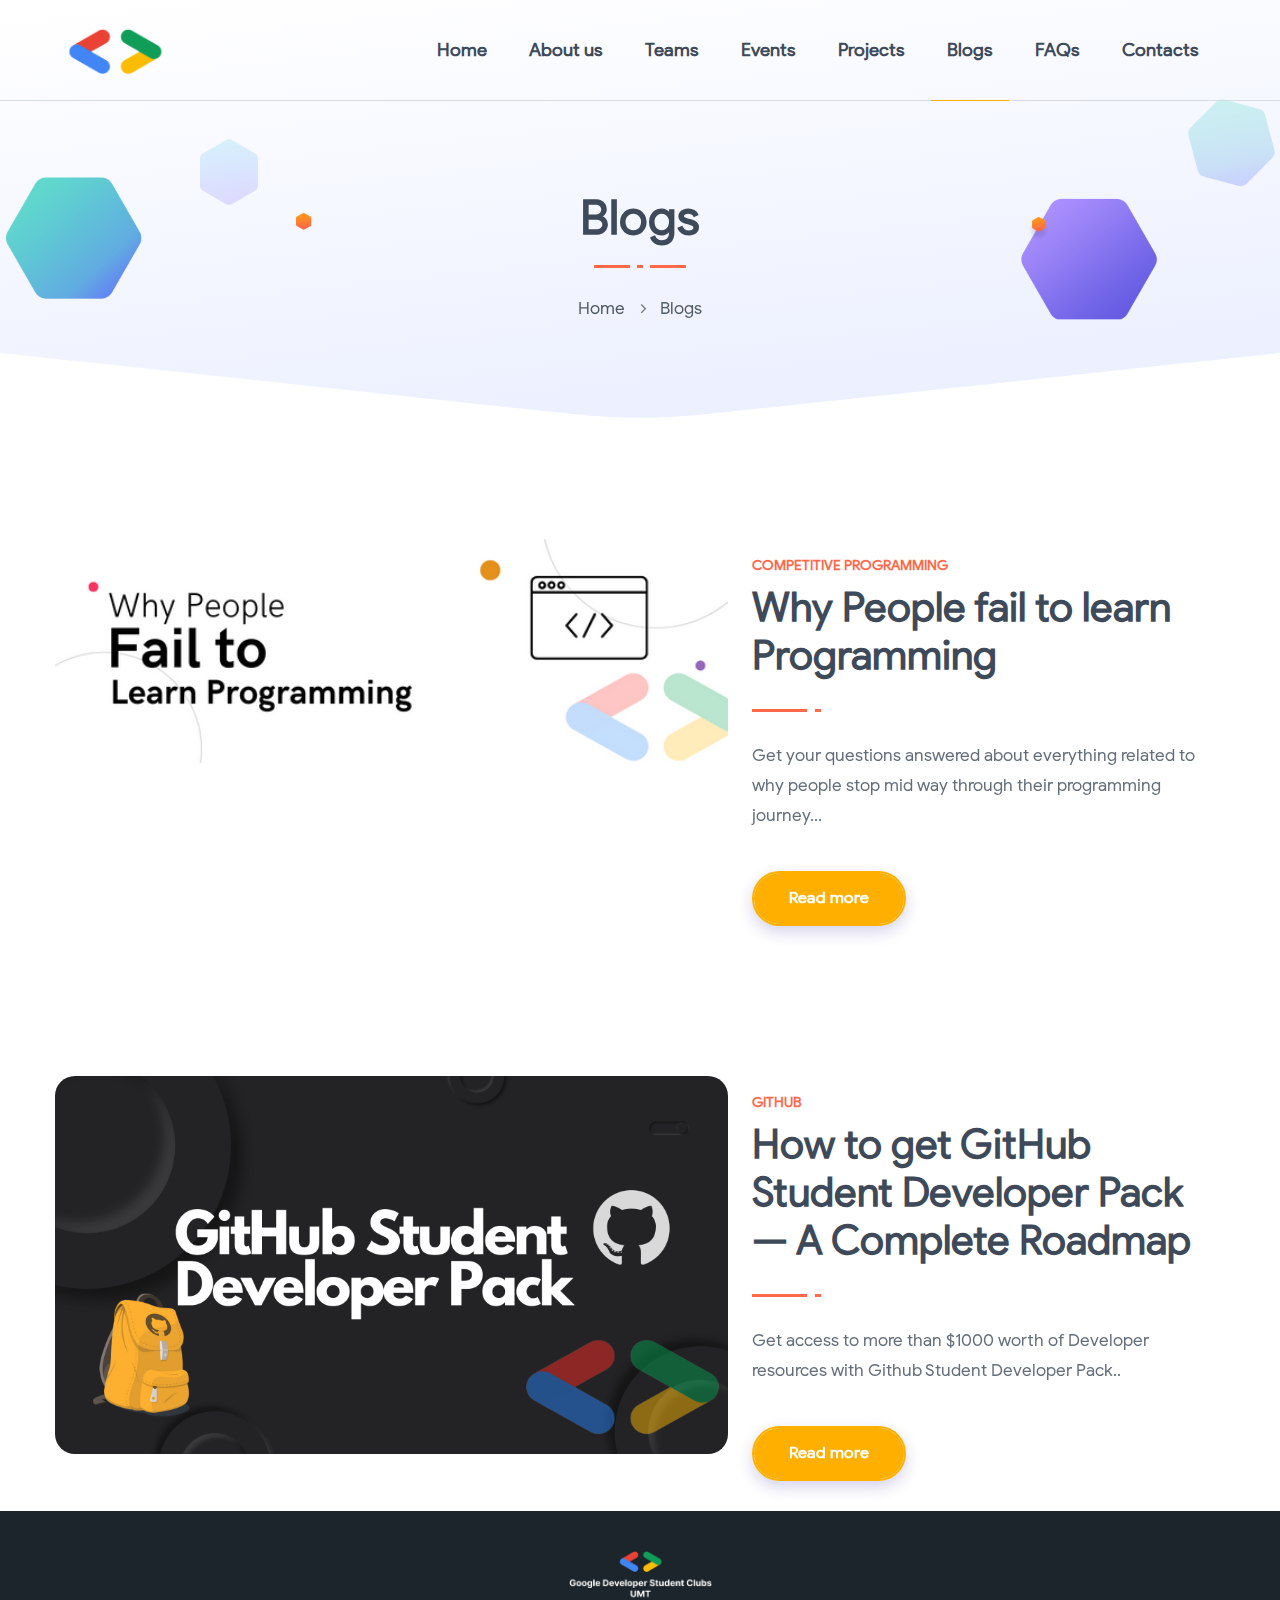
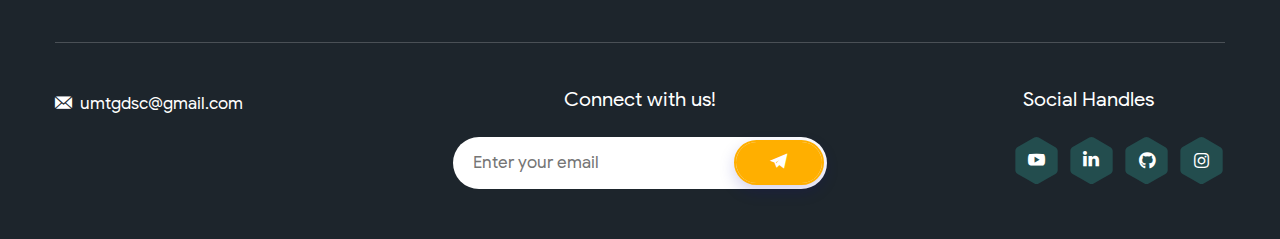
<file: blog.html>
<!DOCTYPE html>
<html lang="en">

<head>
    <meta charset="UTF-8">
    <meta name="viewport" content="width=device-width, initial-scale=1, shrink-to-fit=no">
    <meta name="description" content="" />
    <meta name="keywords" content="" />
    <link rel="icon" href="assets/images/favicons-32x32.png" sizes="32x32" type="image/png">
    <title>GDSC UMT</title>

    <link rel="stylesheet" href="assets/css/all.min.css">
    <link rel="stylesheet" href="assets/css/flaticon.css">
    <link rel="stylesheet" href="assets/css/animate.min.css">
    <link rel="stylesheet" href="assets/css/aos.min.css">
    <link rel="stylesheet" href="assets/css/bootstrap.min.css">
    <link rel="stylesheet" href="assets/css/jquery.fancybox.min.css">
    <link rel="stylesheet" href="assets/css/perfect-scrollbar.css">
    <link rel="stylesheet" href="assets/css/slick.css">
    <link rel="stylesheet" href="assets/css/style.css">
    <link rel="stylesheet" href="assets/css/responsive.css">

    <!-- Revolution Style Sheets -->
    <link rel="stylesheet" href="assets/css/revolution/settings.css">
    <!-- Revolution Layers Styles -->
    <link rel="stylesheet" href="assets/css/revolution/layers.css">
    <!-- Revolution Navigation Styles -->
    <link rel="stylesheet" href="assets/css/revolution/navigation.css">
</head>

<body>
    <main>
        <header class="style1 w-100">

            <!-- Topbar -->
            <div class="menubar w-100">
                <div class="container">
                    <div class="menubar-inner d-flex flex-wrap align-items-center justify-content-between w-100">
                        <div class="logo">
                            <h1 class="mb-0"><a href="index.html" title="Home"><img width="120"
                                        src="assets/images/resources/4GDSClogo.png" alt="Logo"></a></h1>
                        </div><!-- Logo -->
                        <nav>
                            <ul class="d-inline-flex flex-wrap align-items-center mb-0 list-unstyled ms-5">
                                <li><a href="index.html" title="">Home</a></li>
                                <li><a href="about-us.html" title="">About us</a></li>
                                <li><a href="teams.html" title="">Teams</a></li>
                                <li><a href="events.html" title="">Events</a></li>
                                <li><a href="projects.html" title="">Projects</a></li>
                                <li><a href="blog.html" title="">Blogs</a></li>
                                <li><a href="faq.html" title="">FAQs</a></li>
                                <li><a href="contact.html" title="">Contacts</a></li>
                            </ul>
                        </nav>

                    </div>
                </div>
            </div><!-- Menubar -->
        </header><!-- Header -->
        <div class="sticky-header style1 w-100">
            <div class="container">
                <div class="menubar-inner d-flex flex-wrap align-items-center justify-content-between w-100">
                    <div class="logo">
                        <h1 class="mb-0"><a href="index.html" title="Home"><img width="185"
                                    src="assets/images/resources/4GDSClogo.png" alt="Logo"></a></h1>
                    </div><!-- Logo -->
                    <nav>
                        <ul class="d-inline-flex flex-wrap align-items-center mb-0 list-unstyled">
                            <li><a href="index.html" title="">Home</a></li>
                            <li><a href="about-us.html" title="">About us</a></li>
                            <li><a href="teams.html" title="">Teams</a></li>
                            <li><a href="events.html" title="">Events</a></li>
                            <li><a href="projects.html" title="">Projects</a></li>
                            <li><a href="blog.html" title="">Blogs</a></li>
                            <li><a href="faq.html" title="">FAQs</a></li>
                            <li><a href="contact.html" title="">Contacts</a></li>
                        </ul>
                    </nav>

                </div>
            </div>
        </div><!-- Sticky Header -->
        <!-- 
    <div class="header-search d-flex flex-wrap justify-content-center align-items-center w-100">
        <span class="search-close-btn"><i class="flaticon-delete"></i></span>
        <form>
            <input type="text" placeholder="Search">
        </form>
    </div> Header Search -->
        <div class="responsive-header position-relative w-100">
            <div class="responsive-topbar w-100">
                <div class="container d-flex flex-wrap align-items-center justify-content-between">
                    <div class="logo">
                        <h1 class="mb-0"><a href="index.html" title="Home"><img class="img-fluid"
                                    src="assets/images/resources/4GDSClogo.png" alt="Logo"></a></h1>
                    </div><!-- Logo -->
                    <div class="header-btns d-inline-flex flex-wrap align-items-center">
                        <a class="res-menu-btn d-inline-block" href="javascript:void(0);" title=""><i
                                class="fas fa-align-justify"></i></a>

                    </div>
                </div>
            </div><!-- Responsive Topbar -->
            <div class="responsive-menu w-100">
                <div class="logo">
                    <h1 class="mb-0"><a href="index.html" title="Home"><img class="img-fluid"
                                src="assets/images/resources/4GDSClogo.png" alt="Logo"></a></h1>
                </div><!-- Logo -->
                <ul class="mb-0 list-unstyled w-100">

                    <li><a href="index.html" title="">Home</a></li>
                    <li><a href="about-us.html" title="">About us</a></li>
                    <li><a href="teams.html" title="">Teams</a></li>
                    <li><a href="events.html" title="">Events</a></li>
                    <li><a href="projects.html" title="">Projects</a></li>
                    <li><a href="blog.html" title="">Blogs</a></li>
                    <li><a href="faq.html" title="">FAQs</a></li>
                    <li><a href="contact.html" title="">Contacts</a></li>
                </ul>
            </div><!-- Responsive Menu -->
        </div><!-- Responsive Header -->
        <section>
            <div class="w-100 position-relative">
                <div class="pg-title-wrap pt-190 pb-80 position-relative w-100 mouse_anim scroll_anim">
                    <img data-depth="0.80" class="pg-ttl-shp-img img-fluid position-absolute"
                        src="assets/images/ttl-bg-shp.png" alt="Title Background Shape" height="329" width="1920">
                    <div class="container">
                        <div class="pg-title-inner text-center position-relative w-100">
                            <h1>Blogs <i class="btm-ln v2 bg-color9"></i></h1>
                            <ol class="breadcrumb d-inline-flex justify-content-center align-items-center flex-wrap">
                                <li class="breadcrumb-item"><a href="index.html" title="Home">Home</a></li>
                                <li class="breadcrumb-item active">Blogs</li>
                            </ol>
                        </div>
                    </div>
                </div><!-- Page Title Wrap -->
            </div>
        </section>

        <!--Blog Template Starts-->
        <section>
            <div class="w-100 pt-120 position-relative">
                <div class="particles-wrap position-absolute w-100">
                    <div id="particle-1" class="particles-js top_left w-100" data-color="#3E4A59" data-size="80"
                        data-count="0.5" data-speed="3" data-hide="1500" data-shape="image" data-mode="bounce"
                        data-image-url="assets/images/particle-1.png" data-image-width="150" data-image-height="150">
                        <canvas></canvas>
                    </div>
                </div><!-- Particles Wrap -->

                <!-- Blog 4 starts -->
                <div class="container">
                    <div class="awsm-thng-abt-seos-wrap w-100">
                        <div class="row">
                            <div class="col-md-12 col-sm-12 col-lg-7">
                                <div class="mckp-img text-center tilt w-100" data-max_tilt="10" data-perspective="1000"
                                    data-scale="1" data-speed="700"><a
                                        href="https://amaanmajeed.medium.com/why-people-fail-to-learn-programming-ae6a2440e180"
                                        title=""><img class="img-fluid brd-rd20" src="assets/images/Blog/Why People.png"
                                            alt="Why People fail to learn Programming" height="1920" width="1080"></a>
                                </div>
                            </div>
                            <div class="col-md-12 col-sm-12 col-lg-5">
                                <div class="text-box w-100">
                                    <div class="sec-title w-100 position-relative">
                                        <span class="d-block text-color9 text-uppercase">Competitive Programming</span>
                                        <h2 class="mb-0">Why People fail to learn Programming</h2>
                                        <i class="btm-ln bg-color9"></i>
                                    </div><!-- Sec Title -->
                                    <p class="mb-0">Get your questions answered about everything related to why people
                                        stop mid way through their programming journey...</p>
                                    <a class="thm-btn rounded-pill d-inline-block"
                                        href="https://amaanmajeed.medium.com/why-people-fail-to-learn-programming-ae6a2440e180"
                                        title="">Read more</a>
                                </div>
                            </div>
                        </div>
                    </div>
                </div>
                <!--Blog Ends-->
            </div>
        </section>
        <!--Blog Template Ends-->


        <!--Blog Template Starts-->
        <section>
            <div class="w-100 pt-120 position-relative">
                <div class="particles-wrap position-absolute w-100">
                    <div id="particle-1" class="particles-js top_left w-100" data-color="#3E4A59" data-size="80"
                        data-count="0.5" data-speed="3" data-hide="1500" data-shape="image" data-mode="bounce"
                        data-image-url="assets/images/particle-1.png" data-image-width="150" data-image-height="150">
                        <canvas></canvas>
                    </div>
                </div><!-- Particles Wrap -->
        
                <!-- Blog 4 starts -->
                <div class="container">
                    <div class="awsm-thng-abt-seos-wrap w-100">
                        <div class="row">
                            <div class="col-md-12 col-sm-12 col-lg-7">
                                <div class="mckp-img text-center tilt w-100" data-max_tilt="10" data-perspective="1000"
                                    data-scale="1" data-speed="700"><a
                                        href="https://medium.com/@amaanmajeed/how-to-get-github-student-developer-pack-a-complete-roadmap-112c9c91bb27"
                                        title=""><img class="img-fluid brd-rd20"
                                            src="assets/images/Blog/GitHub Student Developer Pack.png"
                                            alt="Github Student Developer Pack" height="1920" width="1080"></a>
                                </div>
                            </div>
                            <div class="col-md-12 col-sm-12 col-lg-5">
                                <div class="text-box w-100">
                                    <div class="sec-title w-100 position-relative">
                                        <span class="d-block text-color9 text-uppercase">GitHub</span>
                                        <h2 class="mb-0">How to get GitHub Student Developer Pack — A Complete Roadmap
                                        </h2>
                                        <i class="btm-ln bg-color9"></i>
                                    </div><!-- Sec Title -->
                                    <p class="mb-0">Get access to more than $1000 worth of Developer resources with Github
                                        Student Developer Pack..</p>
                                    <a class="thm-btn rounded-pill d-inline-block"
                                        href="https://medium.com/@amaanmajeed/how-to-get-github-student-developer-pack-a-complete-roadmap-112c9c91bb27"
                                        title="">Read more</a>
                                </div>
                            </div>
                        </div>
                    </div>
                </div>
                <!--Blog Ends-->
            </div>
        </section>
        <!--Blog Template Ends-->






        <!-- Footer starts -->
        <footer>
            <div class="w-100 pt-40 bg-color11 position-relative">
                <div class="container">
                    <div class="logo text-center w-100">
                        <h1 class="mb-0"><a href="index.html" title="Logo"><img class="img-fluid"
                                    src="assets/images/resources/4footerlogo.png" alt="Logo White" height="500"
                                    width="500"></a></h1>
                    </div>
                    <div class="footer-data position-relative w-100">
                        <div class="row">
                            <div class="col-md-4 col-sm-6 col-lg-4">
                                <div class="widget w-100">
                                    <ul class="footer-contact-list list-unstyled mb-0 w-100">
                                        <li><i class="flaticon-email"></i><a href="mailto:umtgdsc@gmail.com"
                                                title="">umtgdsc@gmail.com</a></li>
                                    </ul>
                                </div>
                            </div>
                            <div class="col-md-4 col-sm-6 col-lg-4">
                                <div class="widget text-center w-100">
                                    <h4>Connect with us!</h4>

                                    <div class="newsletter-wrap w-100">
                                        <form class="newsletter position-relative w-100" id="subscribe-form"
                                            method="post" action="https://formsubmit.io/send/679fa3f9-c830-4549-9c0a-4d5e5aca4ddf">
                                            <input class="rounded-pill email w-100" type="email" name="email"
                                                placeholder="Enter your email" required>
                                            <button class="thm-btn d-inline-block rounded-pill position-absolute"
                                                id="subscribe-button"><i class="flaticon-telegram"></i></button>
                                            <div class="response w-100"></div>
                                        </form>
                                    </div>
                                </div>
                            </div>
                            <div class="col-md-4 col-sm-6 col-lg-4">
                                <div class="widget w-100">
                                    <h4 class="text-center" style="margin-left: 100px;">Social Handles</h4>
                                    <div
                                        class="social-links2 d-flex flex-wrap align-items-center justify-content-end w-100">
                                        <a href="https://www.facebook.com/gdscumtofficial" title="facebook"
                                            target="_blank">
                                            <svg class="svg_shape" xmlns="http://www.w3.org/2000/svg">
                                                <g>
                                                    <path
                                                        d="M54.8,1.3l35.5,20.3c3,1.7,4.8,4.8,4.8,8.2v40.6c0,3.4-1.8,6.5-4.8,8.2L54.8,98.7c-3,1.7-6.6,1.7-9.5,0 L9.8,78.5c-3-1.7-4.8-4.8-4.8-8.2V29.7c0-3.4,1.8-6.5,4.8-8.2L45.2,1.3C48.2-0.4,51.8-0.4,54.8,1.3z">
                                                    </path>
                                                </g>
                                            </svg>
                                            <i class="flaticon-youtube"></i>
                                        </a>
                                        <a href="https://www.linkedin.com/company/googledscumt/about/" title="Linkedin"
                                            target="_blank">
                                            <svg class="svg_shape" xmlns="http://www.w3.org/2000/svg">
                                                <g>
                                                    <path
                                                        d="M54.8,1.3l35.5,20.3c3,1.7,4.8,4.8,4.8,8.2v40.6c0,3.4-1.8,6.5-4.8,8.2L54.8,98.7c-3,1.7-6.6,1.7-9.5,0 L9.8,78.5c-3-1.7-4.8-4.8-4.8-8.2V29.7c0-3.4,1.8-6.5,4.8-8.2L45.2,1.3C48.2-0.4,51.8-0.4,54.8,1.3z">
                                                    </path>
                                                </g>
                                            </svg>
                                            <i class="flaticon-linkedin"></i>
                                        </a>
                                        <a href="https://github.com/gdscumt" title="Github" target="_blank">
                                            <svg class="svg_shape" xmlns="http://www.w3.org/2000/svg">
                                                <g>
                                                    <path
                                                        d="M54.8,1.3l35.5,20.3c3,1.7,4.8,4.8,4.8,8.2v40.6c0,3.4-1.8,6.5-4.8,8.2L54.8,98.7c-3,1.7-6.6,1.7-9.5,0 L9.8,78.5c-3-1.7-4.8-4.8-4.8-8.2V29.7c0-3.4,1.8-6.5,4.8-8.2L45.2,1.3C48.2-0.4,51.8-0.4,54.8,1.3z">
                                                    </path>
                                                </g>
                                            </svg>
                                            <i class="fab fa-github"></i>
                                        </a>
                                        <a href="https://www.instagram.com/@GDSC_UMT/" title="Instagram"
                                            target="_blank">
                                            <svg class="svg_shape" xmlns="http://www.w3.org/2000/svg">
                                                <g>
                                                    <path
                                                        d="M54.8,1.3l35.5,20.3c3,1.7,4.8,4.8,4.8,8.2v40.6c0,3.4-1.8,6.5-4.8,8.2L54.8,98.7c-3,1.7-6.6,1.7-9.5,0 L9.8,78.5c-3-1.7-4.8-4.8-4.8-8.2V29.7c0-3.4,1.8-6.5,4.8-8.2L45.2,1.3C48.2-0.4,51.8-0.4,54.8,1.3z">
                                                    </path>
                                                </g>
                                            </svg>
                                            <i class="fab fa-instagram"></i>
                                        </a>

                                    </div>
                                </div>
                            </div>
                        </div>
                    </div>
                </div>
            </div>
        </footer><!-- Footer -->
        <!-- <div class="bottom-bar bg-color12 w-100">
            <div class="container">
                <div class="bottom-inner d-flex flex-wrap align-items-center justify-content-between w-100">
                    <p class="mb-0">&copy; 2022 — All rights reserved</p>
                    <p class="mb-0">We're on a mission to build a community where students can learn, share, build and
                        grow together.</p>
                </div>
            </div>
        </div> -->
        <!-- Bottom Bar -->
    </main><!-- Main Wrapper -->
    <!-- Footer ends -->


    <script src="assets/js/jquery.min.js"></script>
    <script src="assets/js/popper.min.js"></script>
    <script src="assets/js/bootstrap.min.js"></script>
    <script src="assets/js/aos.min.js"></script>
    <script src="assets/js/counterup.min.js"></script>
    <script src="assets/js/particles.min.js"></script>
    <script src="assets/js/tilt.jquery.min.js"></script>
    <script src="assets/js/jquery.fancybox.min.js"></script>
    <script src="assets/js/perfect-scrollbar.min.js"></script>
    <script src="assets/js/slick.min.js"></script>
    <script src="assets/js/scroll-up-bar.min.js"></script>
    <script src="assets/js/custom-scripts.js"></script>
</body>

</html>
</file>
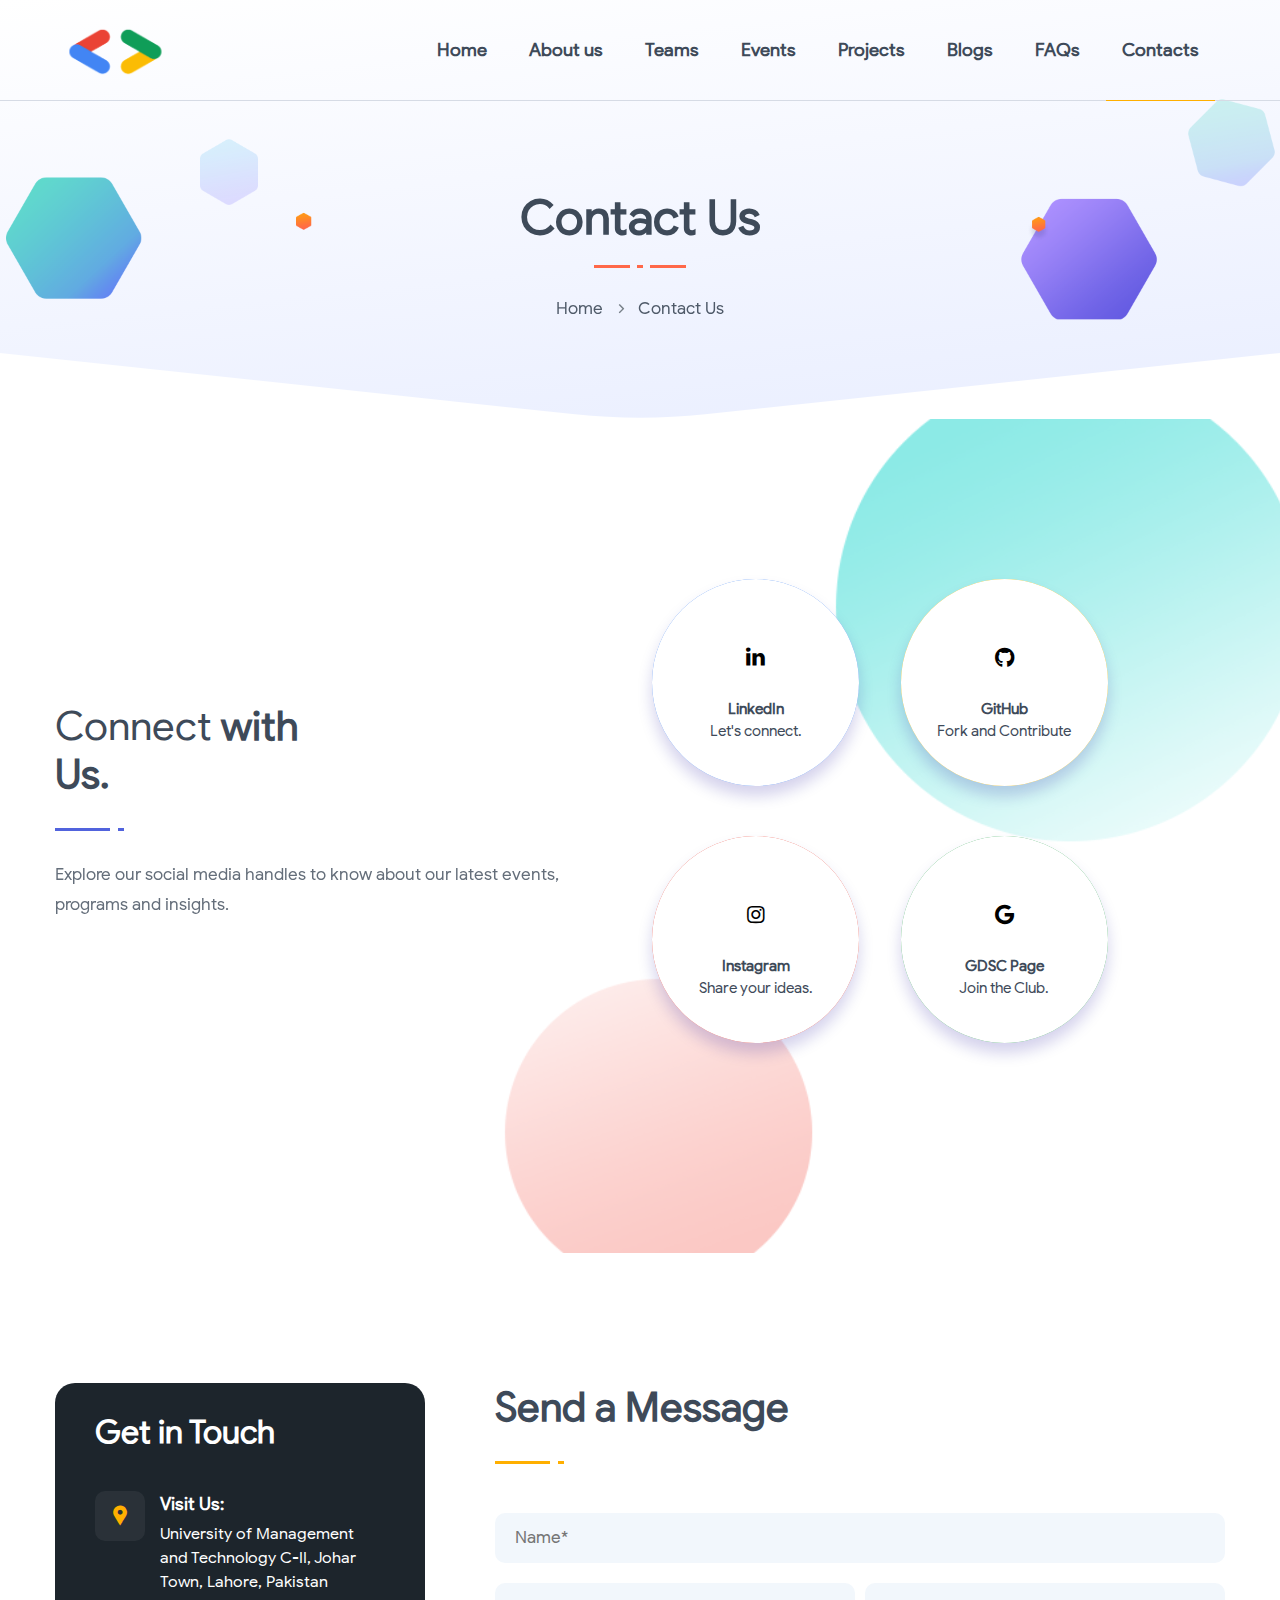
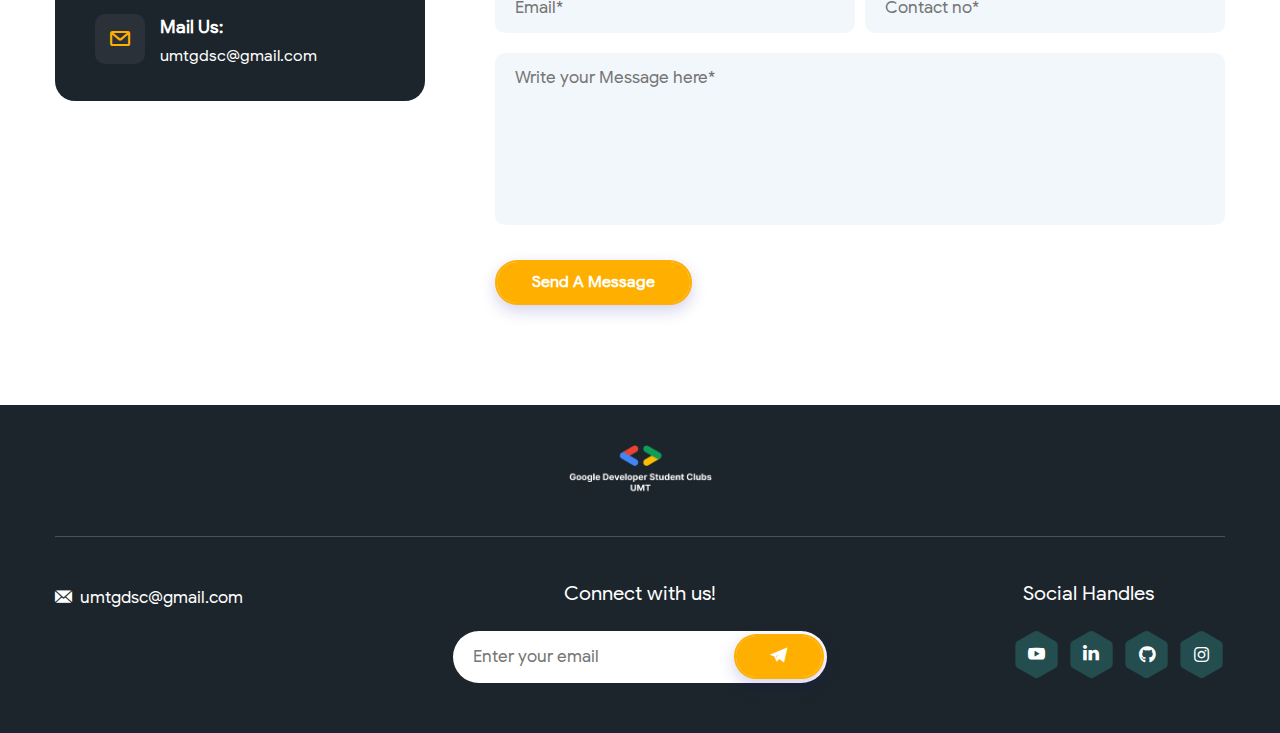
<file: contact.html>
<!DOCTYPE html>
<html lang="en">

<head>
    <meta charset="UTF-8">
    <meta name="viewport" content="width=device-width, initial-scale=1, shrink-to-fit=no">
    <meta name="description" content=""/>
    <meta name="keywords" content=""/>
    <link rel="icon" href="assets/images/favicons-32x32.png" sizes="32x32" type="image/png">
    <title>GDSC UMT</title>

    <link rel="stylesheet" href="assets/css/all.min.css">
    <link rel="stylesheet" href="assets/css/flaticon.css">
    <link rel="stylesheet" href="assets/css/animate.min.css">
    <link rel="stylesheet" href="assets/css/aos.min.css">
    <link rel="stylesheet" href="assets/css/bootstrap.min.css">
    <link rel="stylesheet" href="assets/css/jquery.fancybox.min.css">
    <link rel="stylesheet" href="assets/css/perfect-scrollbar.css">
    <link rel="stylesheet" href="assets/css/slick.css">
    <link rel="stylesheet" href="assets/css/style.css">
    <link rel="stylesheet" href="assets/css/responsive.css">

    <!-- Revolution Style Sheets -->
    <link rel="stylesheet" href="assets/css/revolution/settings.css">
    <!-- Revolution Layers Styles -->
    <link rel="stylesheet" href="assets/css/revolution/layers.css">
    <!-- Revolution Navigation Styles -->
    <link rel="stylesheet" href="assets/css/revolution/navigation.css">
</head>
<body>
<main>
    <header class="style1 w-100">
        <!-- Topbar -->
        
        <div class="menubar w-100">
            <div class="container">
                <div class="menubar-inner d-flex flex-wrap align-items-center justify-content-between w-100">
                    <div class="logo"><h1 class="mb-0"><a href="index.html" title="Home"><img width="120" src="assets/images/resources/4GDSClogo.png" alt="Logo"></a></h1></div><!-- Logo -->
                    <nav>
                        <ul class="d-inline-flex flex-wrap align-items-center mb-0 list-unstyled ms-5">
                            <li><a href="index.html" title="">Home</a></li>
                            <li><a href="about-us.html" title="">About us</a></li>
                            <li><a href="teams.html" title="">Teams</a></li>
                            <li><a href="events.html" title="">Events</a></li>
                            <li><a href="projects.html" title="">Projects</a></li>
                            <li><a href="blog.html" title="">Blogs</a></li>
                            <li ><a href="faq.html" title="">FAQs</a></li>
                            <li><a href="contact.html" title="">Contacts</a></li>
                        </ul>
                    </nav>
                    
                </div>
            </div>
        </div><!-- Menubar -->
    </header><!-- Header -->
    <div class="sticky-header style1 w-100">
        <div class="container">
            <div class="menubar-inner d-flex flex-wrap align-items-center justify-content-between w-100">
                <div class="logo"><h1 class="mb-0"><a href="index.html" title="Home"><img width="185" src="assets/images/resources/4GDSClogo.png" alt="Logo"></a></h1></div><!-- Logo -->
                <nav>
                    <ul class="d-inline-flex flex-wrap align-items-center mb-0 list-unstyled ms-5">
                        <li><a href="index.html" title="">Home</a></li>
                        <li><a href="about-us.html" title="">About us</a></li>
                        <li><a href="teams.html" title="">Teams</a></li>
                        <li><a href="events.html" title="">Events</a></li>
                        <li><a href="projects.html" title="">Projects</a></li>
                        <li><a href="blog.html" title="">Blogs</a></li>
                        <li ><a href="faq.html" title="">FAQs</a></li>
                        <li><a href="contact.html" title="">Contacts</a></li>
                    </ul>
                </nav>
            
            </div>
        </div>
    </div><!-- Sticky Header -->
    <!-- 
    <div class="header-search d-flex flex-wrap justify-content-center align-items-center w-100">
        <span class="search-close-btn"><i class="flaticon-delete"></i></span>
        <form>
            <input type="text" placeholder="Search">
        </form>
    </div> Header Search -->
    <div class="responsive-header position-relative w-100">
        <div class="responsive-topbar w-100">
            <div class="container d-flex flex-wrap align-items-center justify-content-between">
                <div class="logo"><h1 class="mb-0"><a href="index.html" title="Home"><img class="img-fluid" src="assets/images/resources/4GDSClogo.png" alt="Logo"></a></h1></div><!-- Logo -->
                <div class="header-btns d-inline-flex flex-wrap align-items-center">
                    <a class="res-menu-btn d-inline-block" href="javascript:void(0);" title=""><i class="fas fa-align-justify"></i></a>
                    
                </div>
            </div>
        </div><!-- Responsive Topbar -->
        <div class="responsive-menu w-100">
            <div class="logo"><h1 class="mb-0"><a href="index.html" title="Home"><img class="img-fluid" src="assets/images/resources/4GDSClogo.png" alt="Logo"></a></h1></div><!-- Logo -->
            <ul class="mb-0 list-unstyled w-100">
                
                <li><a href="index.html" title="">Home</a></li>
                <li><a href="about-us.html" title="">About us</a></li>
                <li><a href="teams.html" title="">Teams</a></li>
                <li><a href="events.html" title="">Events</a></li>
                <li><a href="projects.html" title="">Projects</a></li>
                <li><a href="blog.html" title="">Blogs</a></li>
                <li ><a href="faq.html" title="">FAQs</a></li>
                <li><a href="contact.html" title="">Contacts</a></li>
            </ul>
        </div><!-- Responsive Menu -->
    </div><!-- Responsive Header -->
    
    
    <section>
        <div class="w-100 position-relative">
            <div class="pg-title-wrap pt-190 pb-80 position-relative w-100 mouse_anim scroll_anim">
                <img data-depth="0.80" class="pg-ttl-shp-img img-fluid position-absolute" src="assets/images/ttl-bg-shp.png" alt="Title Background Shape" height="329" width="1920">
                <div class="container">
                    <div class="pg-title-inner text-center position-relative w-100">
                        <h1>Contact Us <i class="btm-ln v2 bg-color9"></i></h1>
                        <ol class="breadcrumb d-inline-flex justify-content-center align-items-center flex-wrap">
                            <li class="breadcrumb-item"><a href="index.html" title="Home">Home</a></li>
                            <li class="breadcrumb-item active">Contact Us</li>
                        </ol>
                    </div>
                </div>
            </div>
        </div>
    </section>

<!-- Connect us -->
    <section>
        <div class="w-100 pt-200 pb-210 position-relative">
            <div class="fixed-bg" style="background-image: url(assets/images/bg-shp-17.png);"></div>
            <div class="container">
                <div class="mng-app-intg-wrap position-relative w-100">
                    <div class="row align-items-center">
                        <div class="col-md-12 col-sm-12 col-lg-6">
                            <div class="text-box w-100">
                                <div class="sec-title w-100 position-relative">
                                    <h2 class="mb-0"><span>Connect  </span> with <br> Us.</h2>
                                    <i class="btm-ln bg-color17"></i>
                                </div><!-- Sec Title -->
                                <p class="mb-0"> Explore our social media handles to know about our latest events, programs and insights.</p>
                            </div>
                        </div>
                        <div class="col-md-12 col-sm-12 col-lg-6">
                            <div class="scl-crcl-wrap position-relative w-100">
                                <div class="row">
                                    
                                    
                                    <div class="col-md-6 col-sm-6 col-lg-5">
                                        <div class="scl-crcl-box text-center w-100">
                                            <a class="rounded-circle bg-colorb" href="https://www.linkedin.com/company/googledscumt/" title="LinkedIn"
                                                target="_blank">
                                                <div class="scl-crcl-box-inner d-inline-block">
                                                    <i class="flaticon-linkedin" style="color: #000000;"></i>
                                                    <h6 class="mb-0">LinkedIn</h6>
                                                    <span class="d-block">Let's connect.</span>
                                                </div>
                                            </a>
                                        </div>
                                    </div>

                                    <div class="col-md-6 col-sm-6 col-lg-5">
                                        <div class="scl-crcl-box text-center w-100">
                                            <a class="rounded-circle bg-colory" href="https://github.com/gdscumt" title="GitHub" target="_blank">
                                                <div class="scl-crcl-box-inner d-inline-block">
                                                    <i class="fab fa-github" style="color: #000000;"></i>
                                                    <h6 class="mb-0">GitHub</h6>
                                                    <span class="d-block">Fork and Contribute</span>
                                                </div>
                                            </a>
                                        </div>
                                    </div>

                                    <div class="col-md-6 col-sm-6 col-lg-5">
                                        <div class="scl-crcl-box text-center w-100">
                                            <a class="rounded-circle bg-colorr" href="https://www.instagram.com/@GDSC_UMT/" title="Instagram" target="_blank">
                                                <div class="scl-crcl-box-inner d-inline-block">
                                                    <i class="fab fa-instagram" style="color: #000000;"></i>
                                                    <h6 class="mb-0">Instagram</h6>
                                                    <span class="d-block">Share your ideas.</span>
                                                </div>
                                            </a>
                                        </div>
                                    </div>

                        
                                    <div class="col-md-6 col-sm-6 col-lg-5">
                                        <div class="scl-crcl-box text-center w-100">
                                            <a class="rounded-circle bg-colorg"
                                                href="https://gdsc.community.dev/university-of-management-and-technology-umt-lahore/" title="GDSC" target="_blank">
                                                <div class="scl-crcl-box-inner d-inline-block">
                                                    <i class="fab fa-google" style="color: #000000;"></i>
                                                    <h6 class="mb-0">GDSC Page</h6>
                                                    <span class="d-block">Join the Club.</span>
                                                </div>
                                            </a>
                                        </div>
                                    </div>


                                </div>
                            </div>
                        </div>
                    </div>
                </div>
            </div>
        </div>
    </section><!-- Connect us -->


    <section>
        <div class="w-100 pt-90 pb-100 position-relative">
            <div class="container">
                <div class="contact-wrap position-relative w-100">
                    <div class="row mrg30">
                        <div class="col-md-5 col-sm-12 col-lg-4">
                            <div class="get-in-touch-wrap bg-color11 brd-rd20 mt-40 position-relative overflow-hidden w-100">
                                <h2 class="mb-0">Get in Touch</h2>
                                <div class="contact-info-box mt-40 d-flex flex-wrap w-100">
                                    <i class="flaticon-facebook-placeholder-for-locate-places-on-maps"></i>
                                    <div class="contact-info-inner">
                                        <h5 class="mb-0">Visit Us:</h5>
                                        <p class="mb-0"><a
                                                href="https://www.google.com/search?q=umt&oq=umt&aqs=edge.0.69i59j0i131i433i512l2j69i59l2j0i512j69i60l3.1177j0j1&sourceid=chrome&ie=UTF-8#">University
                                                of Management and Technology C-II, Johar Town, Lahore, Pakistan</a></p>
                                    </div>
                                </div>
                                <div class="contact-info-box mt-20 d-flex flex-wrap w-100">
                                    <i class="flaticon-message-closed-envelope"></i>
                                    <div class="contact-info-inner">
                                        <h5 class="mb-0">Mail Us:</h5>
                                        <a href="mailto:umtgdsc@gmail.com" title="">umtgdsc@gmail.com</a>
                                    </div>
                                </div>
                            </div>
                        </div>
                        <div class="col-md-7 col-sm-12 col-lg-8">
                            <div class="contact-form-wrap mt-40 w-100">
                                <div class="sec-title w-100 position-relative">
                                    <h2 class="mb-0">Send a Message</h2>
                                    <i class="btm-ln bg-color3"></i>
                                </div><!-- Sec Title -->
                                <form action="" method="post" name="contactform" id="contact-form">
                                    <div class="form-group w-100">
                    
                                        <div class="response w-100"></div>
                                    </div>
                                    <div class="row mrg10">
                                        <div class="col-md-12 col-sm-12 col-lg-12">
                                            <div class="field-box w-100">
                                                <input class="name" type="text" name="Name" placeholder="Name*" required>
                                            </div>
                                        </div>
                                        <!-- <div class="col-md-6 col-sm-6 col-lg-6">
                                            <div class="field-box w-100">
                                                <input class="lname" type="text" name="lname" placeholder="Last Name *" required>
                                            </div>
                                        </div> -->
                                        <div class="col-md-6 col-sm-6 col-lg-6">
                                            <div class="field-box w-100">
                                                <input class="email" type="email" name="Email" placeholder="Email*" required>
                                            </div>
                                        </div>
                                        <div class="col-md-6 col-sm-6 col-lg-6">
                                            <div class="field-box w-100">
                                                <input type="tel" name="Phone" placeholder="Contact no*" required>
                                            </div>
                                        </div>
                                        <div class="col-md-12 col-sm-12 col-lg-12">
                                            <div class="field-box w-100">
                                                <textarea class="contact_message" name="Message" placeholder="Write your Message here*" required></textarea>
                                            </div>
                                            <div class="field-btn w-100">
                                                <button class="thm-btn d-inline-block rounded-pill" id="submit" type="submit">Send A Message</button>
                                            </div>
                                        </div>
                                    </div>
                                </form>
                            </div>
                        </div>
                    </div>
                </div><!-- Contact Wrap -->
                
            </div>
        </div>
    </section>
    
<!-- Footer starts -->
<footer>
    <div class="w-100 pt-40 bg-color11 position-relative">
        <div class="container">
            <div class="logo text-center w-100"><h1 class="mb-0"><a href="index.html" title="Logo"><img class="img-fluid" src="assets/images/resources/4footerlogo.png" alt="Logo White" height="700" width="700"></a></h1></div>
            <div class="footer-data position-relative w-100">
                <div class="row">
                    <div class="col-md-4 col-sm-6 col-lg-4">
                        <div class="widget w-100">
                            <ul class="footer-contact-list list-unstyled mb-0 w-100">
                                <li><i class="flaticon-email"></i><a href="mailto:umtgdsc@gmail.com" title="">umtgdsc@gmail.com</a></li>
                            </ul>
                        </div>
                    </div>
                    <div class="col-md-4 col-sm-6 col-lg-4">
                        <div class="widget text-center w-100">
                            <h4>Connect with us!</h4>
                            
                            <div class="newsletter-wrap w-100">
                                <form class="newsletter position-relative w-100" action="https://formsubmit.io/send/679fa3f9-c830-4549-9c0a-4d5e5aca4ddf" id="subscribe-form" method="post">
                                    <input class="rounded-pill email w-100" type="email" name="email" placeholder="Enter your email" required>
                                    <button class="thm-btn d-inline-block rounded-pill position-absolute" id="subscribe-button"><i class="flaticon-telegram"></i></button>
                                    <div class="response w-100"></div>
                                </form>
                            </div>
                            
                        </div>
                    </div>
                    <div class="col-md-4 col-sm-6 col-lg-4">
                        <div class="widget w-100">
                            <h4 class="text-center" style="margin-left: 100px;">Social Handles</h4>
                            <div class="social-links2 d-flex flex-wrap align-items-center justify-content-end w-100">
                                

                                <a href="https://www.facebook.com/gdscumtofficial" title="facebook" target="_blank">
                                    <svg class="svg_shape" xmlns="http://www.w3.org/2000/svg"><g><path d="M54.8,1.3l35.5,20.3c3,1.7,4.8,4.8,4.8,8.2v40.6c0,3.4-1.8,6.5-4.8,8.2L54.8,98.7c-3,1.7-6.6,1.7-9.5,0 L9.8,78.5c-3-1.7-4.8-4.8-4.8-8.2V29.7c0-3.4,1.8-6.5,4.8-8.2L45.2,1.3C48.2-0.4,51.8-0.4,54.8,1.3z"></path></g></svg>
                                    <i class="flaticon-youtube"></i>
                                </a>
                                <a href="https://www.linkedin.com/company/googledscumt/about/" title="Linkedin" target="_blank">
                                    <svg class="svg_shape" xmlns="http://www.w3.org/2000/svg"><g><path d="M54.8,1.3l35.5,20.3c3,1.7,4.8,4.8,4.8,8.2v40.6c0,3.4-1.8,6.5-4.8,8.2L54.8,98.7c-3,1.7-6.6,1.7-9.5,0 L9.8,78.5c-3-1.7-4.8-4.8-4.8-8.2V29.7c0-3.4,1.8-6.5,4.8-8.2L45.2,1.3C48.2-0.4,51.8-0.4,54.8,1.3z"></path></g></svg>
                                    <i class="flaticon-linkedin"></i>
                                </a> 
                                <a href="https://github.com/gdscumt" title="Github" target="_blank">
                                    <svg class="svg_shape" xmlns="http://www.w3.org/2000/svg"><g><path d="M54.8,1.3l35.5,20.3c3,1.7,4.8,4.8,4.8,8.2v40.6c0,3.4-1.8,6.5-4.8,8.2L54.8,98.7c-3,1.7-6.6,1.7-9.5,0 L9.8,78.5c-3-1.7-4.8-4.8-4.8-8.2V29.7c0-3.4,1.8-6.5,4.8-8.2L45.2,1.3C48.2-0.4,51.8-0.4,54.8,1.3z"></path></g></svg>
                                    <i class="fab fa-github"></i>
                                </a>
                                <a href="https://www.instagram.com/@GDSC_UMT/" title="Instagram" target="_blank">
                                    <svg class="svg_shape" xmlns="http://www.w3.org/2000/svg"><g><path d="M54.8,1.3l35.5,20.3c3,1.7,4.8,4.8,4.8,8.2v40.6c0,3.4-1.8,6.5-4.8,8.2L54.8,98.7c-3,1.7-6.6,1.7-9.5,0 L9.8,78.5c-3-1.7-4.8-4.8-4.8-8.2V29.7c0-3.4,1.8-6.5,4.8-8.2L45.2,1.3C48.2-0.4,51.8-0.4,54.8,1.3z"></path></g></svg>
                                    <i class="fab fa-instagram"></i>
                                </a>
                                
                                

                            </div>
                        </div>
                    </div>
                </div>
            </div>
        </div>
    </div>
</footer><!-- Footer -->
<!--
    <div class="bottom-bar bg-color12 w-100">
    <div class="container">
        <div class="bottom-inner d-flex flex-wrap align-items-center justify-content-between w-100">
            <p class="mb-0">&copy; 2022 — All rights reserved</p>
            <p class="mb-0">We're on a mission to build a community where students can learn, share, build and grow together.</p>
        </div>
    </div>
</div>
-->

<!-- Bottom Bar -->
</main><!-- Main Wrapper -->
<!-- Footer ends -->


<script src="assets/js/jquery.min.js"></script>
<script src="assets/js/popper.min.js"></script>
<script src="assets/js/bootstrap.min.js"></script>
<script src="assets/js/aos.min.js"></script>
<script src="assets/js/counterup.min.js"></script>
<script src="assets/js/particles.min.js"></script>
<script src="assets/js/tilt.jquery.min.js"></script>
<script src="assets/js/jquery.fancybox.min.js"></script>
<script src="assets/js/perfect-scrollbar.min.js"></script>
<script src="assets/js/slick.min.js"></script>
<script src="assets/js/scroll-up-bar.min.js"></script>
<script src="assets/js/custom-scripts.js"></script>
<script>
			const scriptURL = 'https://script.google.com/macros/s/AKfycbxb6W2C4qfOlXPOZCliXe6ZMh6xXyACPm7J1KQJGIohtuu0aSW_U5F0l-b7iqgxWyWEnA/exec'
			const form = document.forms['contactform']
		  
			form.addEventListener('submit', e => {
			  e.preventDefault()
			  fetch(scriptURL, { method: 'POST', body: new FormData(form)})
				// .then(response => alert("Thank you! your form is submitted successfully." ))
				.then(() => { window.location.href="thankyouPage.html"; })
				.catch(error => console.error('Error!', error.message))
			})
		  </script>
</body>

</html>
</file>
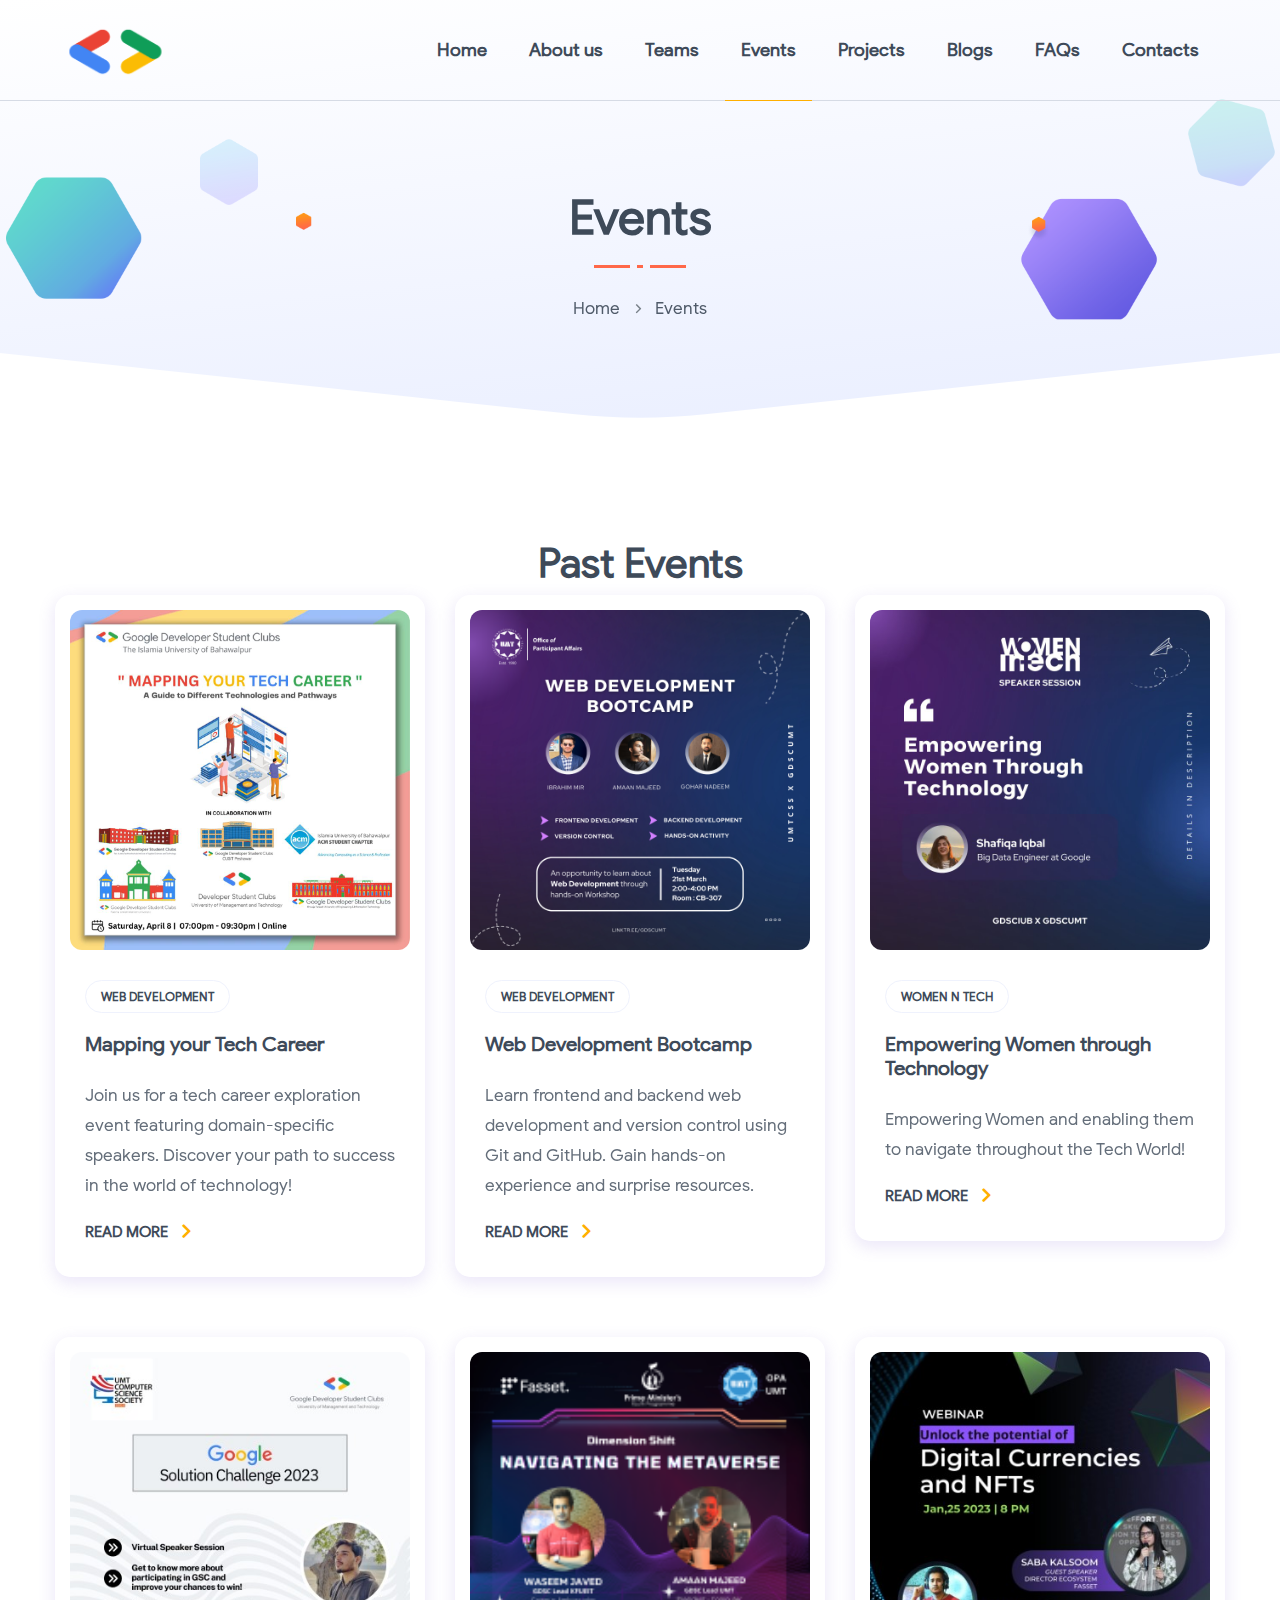
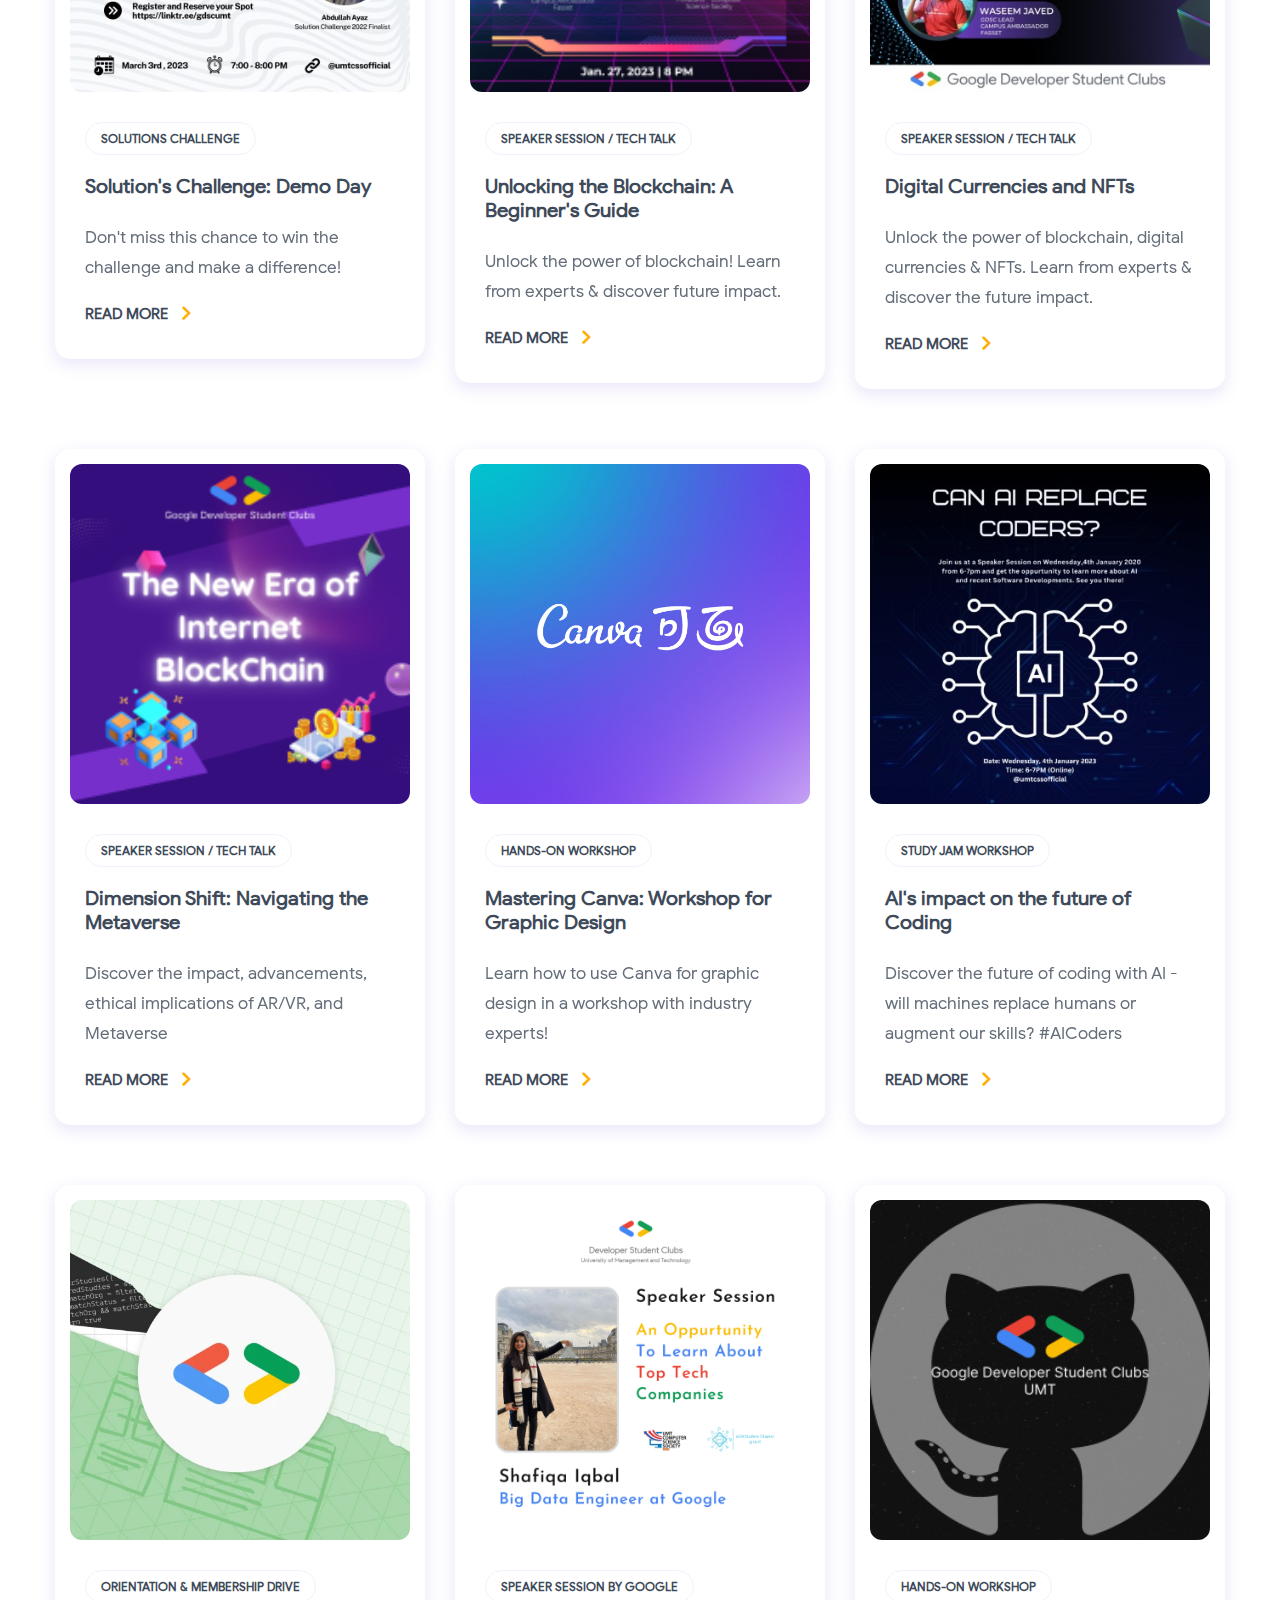
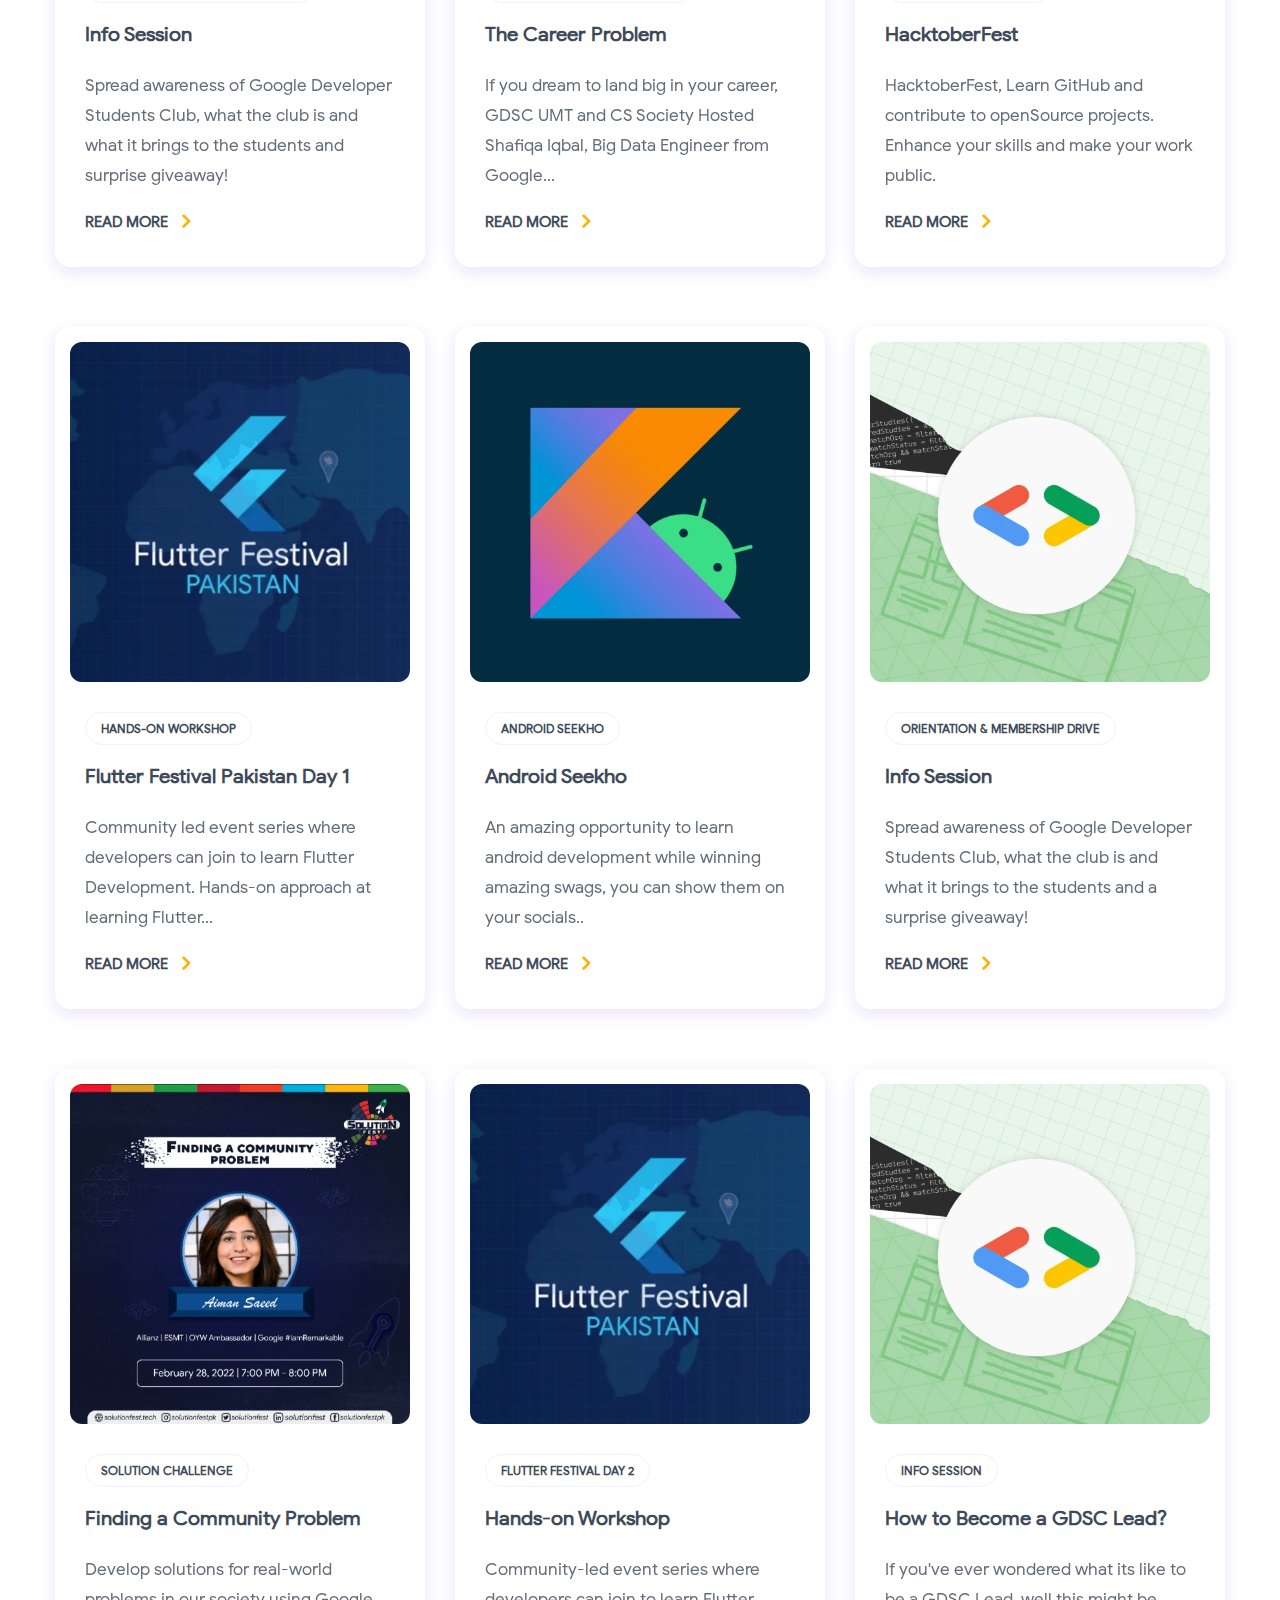
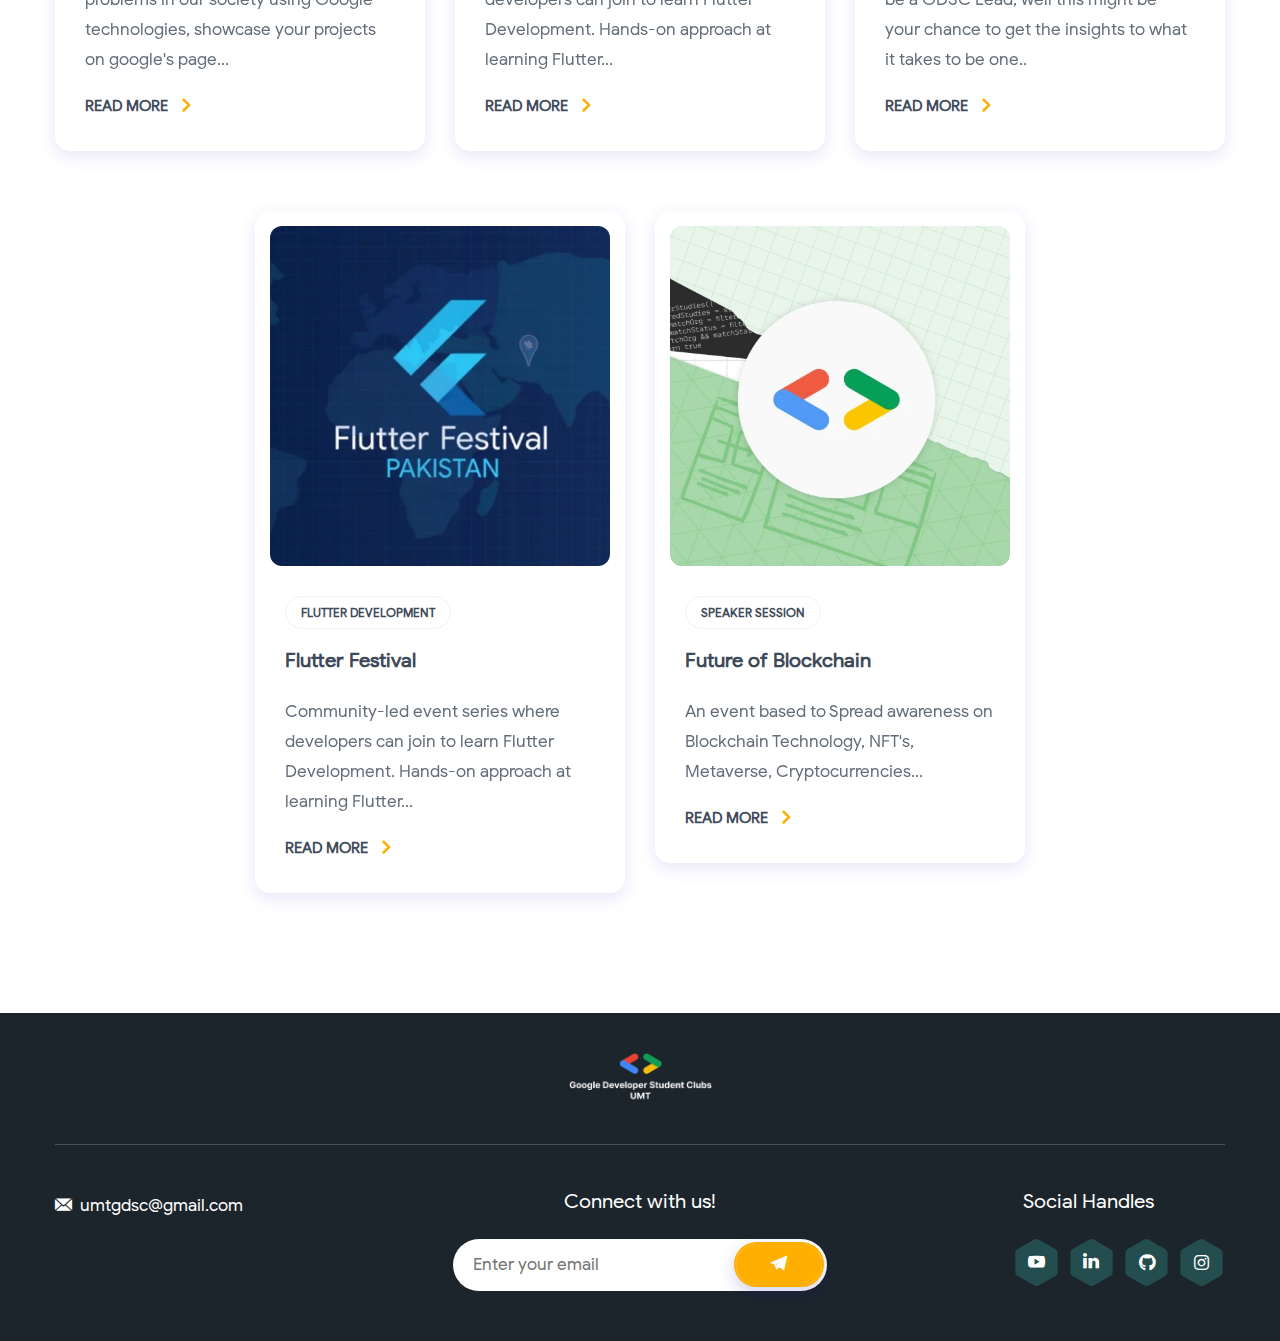
<file: events.html>
<!DOCTYPE html>
<html lang="en">

<head>
    <meta charset="UTF-8">
    <meta name="viewport" content="width=device-width, initial-scale=1, shrink-to-fit=no">
    <meta name="description" content="" />
    <meta name="keywords" content="" />
    <link rel="icon" href="assets/images/favicons-32x32.png" sizes="32x32" type="image/png">
    <title>GDSC UMT</title>

    <link rel="stylesheet" href="assets/css/all.min.css">
    <link rel="stylesheet" href="assets/css/flaticon.css">
    <link rel="stylesheet" href="assets/css/animate.min.css">
    <link rel="stylesheet" href="assets/css/aos.min.css">
    <link rel="stylesheet" href="assets/css/bootstrap.min.css">
    <link rel="stylesheet" href="assets/css/jquery.fancybox.min.css">
    <link rel="stylesheet" href="assets/css/perfect-scrollbar.css">
    <link rel="stylesheet" href="assets/css/slick.css">
    <link rel="stylesheet" href="assets/css/style.css">
    <link rel="stylesheet" href="assets/css/responsive.css">

    <!-- Revolution Style Sheets -->
    <link rel="stylesheet" href="assets/css/revolution/settings.css">
    <!-- Revolution Layers Styles -->
    <link rel="stylesheet" href="assets/css/revolution/layers.css">
    <!-- Revolution Navigation Styles -->
    <link rel="stylesheet" href="assets/css/revolution/navigation.css">
</head>

<body>
    <main>
        <header class="style1 w-100">
            <!-- Topbar -->
            <div class="menubar w-100">
                <div class="container">
                    <div class="menubar-inner d-flex flex-wrap align-items-center justify-content-between w-100">
                        <div class="logo">
                            <h1 class="mb-0"><a href="index.html" title="Home"><img width="120" src="assets/images/resources/4GDSClogo.png"
                                        alt="Logo"></a></h1>
                        </div><!-- Logo -->
                        <nav>
                            <ul class="d-inline-flex flex-wrap align-items-center mb-0 list-unstyled ms-5">
                                <li><a href="index.html" title="">Home</a></li>
                                <li><a href="about-us.html" title="">About us</a></li>
                                <li><a href="teams.html" title="">Teams</a></li>
                                <li><a href="events.html" title="">Events</a></li>
                                <li><a href="projects.html" title="">Projects</a></li>
                                <li><a href="blog.html" title="">Blogs</a></li>
                                <li><a href="faq.html" title="">FAQs</a></li>
                                <li><a href="contact.html" title="">Contacts</a></li>
                                </ul>
                                </nav>
                                
                                </div>
                                </div>
                                </div><!-- Menubar -->
                                </header><!-- Header -->
                                <div class="sticky-header style1 w-100">
                                    <div class="container">
                                        <div class="menubar-inner d-flex flex-wrap align-items-center justify-content-between w-100">
                    <div class="logo">
                        <h1 class="mb-0"><a href="index.html" title="Home"><img width="185" src="assets/images/resources/4GDSClogo.png"
                                    alt="Logo"></a></h1>
                    </div><!-- Logo -->
                    <nav>
                        <ul class="d-inline-flex flex-wrap align-items-center mb-0 list-unstyled ms-5">
                            <li><a href="index.html" title="">Home</a></li>
                            <li><a href="about-us.html" title="">About us</a></li>
                            <li><a href="teams.html" title="">Teams</a></li>
                            <li><a href="events.html" title="">Events</a></li>
                            <li><a href="projects.html" title="">Projects</a></li>
                            <li><a href="blog.html" title="">Blogs</a></li>
                            <li><a href="faq.html" title="">FAQs</a></li>
                            <li><a href="contact.html" title="">Contacts</a></li>
                        </ul>
                    </nav>
                    
                    </div>
                    </div>
                    </div><!-- Sticky Header -->
                    <!-- 
    <div class="header-search d-flex flex-wrap justify-content-center align-items-center w-100">
        <span class="search-close-btn"><i class="flaticon-delete"></i></span>
        <form>
            <input type="text" placeholder="Search">
        </form>
    </div> Header Search -->
        <div class="responsive-header position-relative w-100">
            <div class="responsive-topbar w-100">
                <div class="container d-flex flex-wrap align-items-center justify-content-between">
                    <div class="logo">
                        <h1 class="mb-0"><a href="index.html" title="Home"><img class="img-fluid"
                                    src="assets/images/resources/4GDSClogo.png" alt="Logo"></a></h1>
                    </div><!-- Logo -->
                    <div class="header-btns d-inline-flex flex-wrap align-items-center">
                        <a class="res-menu-btn d-inline-block" href="javascript:void(0);" title=""><i class="fas fa-align-justify"></i></a>
                        
                        </div>
                        </div>
                        </div><!-- Responsive Topbar -->
                        <div class="responsive-menu w-100">
                <div class="logo">
                    <h1 class="mb-0"><a href="index.html" title="Home"><img class="img-fluid"
                                src="assets/images/resources/4GDSClogo.png" alt="Logo"></a></h1>
                </div><!-- Logo -->
                <ul class="mb-0 list-unstyled w-100">
                
                    <li><a href="index.html" title="">Home</a></li>
                    <li><a href="about-us.html" title="">About us</a></li>
                    <li><a href="teams.html" title="">Teams</a></li>
                    <li><a href="events.html" title="">Events</a></li>
                    <li><a href="projects.html" title="">Projects</a></li>
                    <li><a href="blog.html" title="">Blogs</a></li>
                    <li><a href="faq.html" title="">FAQs</a></li>
                    <li><a href="contact.html" title="">Contacts</a></li>
                    </ul>
                    </div><!-- Responsive Menu -->
                    </div><!-- Responsive Header -->

<section>
    <div class="w-100 position-relative">
        <div class="pg-title-wrap pt-190 pb-80 position-relative w-100 mouse_anim scroll_anim">
                    <img data-depth="0.80" class="pg-ttl-shp-img img-fluid position-absolute" src="assets/images/ttl-bg-shp.png"
                        alt="Title Background Shape" height="329" width="1920">
                    <div class="container">
                        <div class="pg-title-inner text-center position-relative w-100">
                            <h1>Events <i class="btm-ln v2 bg-color9"></i></h1>
                            <ol class="breadcrumb d-inline-flex justify-content-center align-items-center flex-wrap">
                                <li class="breadcrumb-item"><a href="index.html" title="Home">Home</a></li>
                                <li class="breadcrumb-item active">Events</li>
                            </ol>
                        </div>
                    </div>
                    </div>
                    <!-- Page Title Wrap -->
                    </div>
                    </section>

        <!--Current Event's Section-->
        <!-- 
            
    <section>
        <div class="w-100 position-relative">
            <div class="container">
                <div class="devider bg-color25 mt-40 mb-70 w-100"></div>
                <div class="content-wrap position-relative w-100">
                    <h1 style="text-align:center">Current Events</h1>
                    <div class="banners-wrap position-relative w-100">
                        <div class="row mrg30">
                            
                            <div class="col-md-12 col-sm-12 col-lg-12">
                                <div class="banner-box bannerstyle4 brd-rd15 justify-content-between d-flex flex-wrap align-items-center overflow-hidden position-relative w-100" style="background-image: url(assets/images/FlutterFest/flutter4.png);">
                                    <div class="banner-info text-white text-md-end order-md-1">
                                        <h2 class="mb-0">Flutter Festivals <i class="btm-ln bg-white"></i></h2>
                                        <p class="mb-0">Flutter Festivals is a community led event series where developers can join to learn the fundamentals of Google technologies. Join us to learn Flutter together! No programming skills required , Everyone is welcome.</p>
                                    </div>
                                    <div class="banner-btn">
                                        <a class="thm-btn rounded-pill d-inline-block" href="https://gdsc.community.dev/events/details/developer-student-clubs-university-of-management-and-technology-umt-lahore-presents-flutter-festival-pakistan-day-2/" title="">Read More</a>
                                    </div>
                                </div>
                            </div>

                            <div class="col-md-12 col-sm-12 col-lg-12">
                                <div class="banner-box bannerstyle4 brd-rd15 justify-content-between d-flex flex-wrap align-items-center overflow-hidden position-relative w-100" style="background-image: url(assets/images/banner-bg4.jpg);">
                                    <div class="banner-info text-white">
                                        <h2 class="mb-0">Solution Challenge <i class="btm-ln bg-white"></i></h2>
                                        <p class="mb-0">Solution Challenge is an annual competition that invites university students to develop solutions for real world problems using one or more Google products or platforms.</p>
                                    </div>
                                    <div class="banner-btn">
                                        <a class="thm-btn rounded-pill d-inline-block" href="https://developers.google.com/community/gdsc-solution-challenge" title="">Read More</a>
                                    </div>
                                </div>
                            </div>
                            
                        </div>
                    </div>

                </div>
            </div>
        </div>
    </section>
-->

<section>
    <div class="w-100 pt-120 pb-120 position-relative">
        <div class="container">
            <h1 style="text-align:center">Past Events</h1>
            <div class="blog-wrap blog-spac position-relative w-100">
                <d  iv class="row mrg30 justify-content-center">

                    <!--Event Start-->
                    <div class="col-md-6 col-sm-12 col-lg-4">
                        <div class="post-box brd-rd15 w-100">
                            <div class="post-img overflow-hidden position-relative w-100">
                                <a href="https://gdsc.community.dev/events/details/developer-student-clubs-university-of-management-and-technology-umt-lahore-presents-mapping-your-tech-career-a-guide-to-different-technologies-and-pathways/"
                                    title=""><img class="img-fluid w-100" src="assets/images/EventsPage/Mapping Image.jpg"
                                        alt="Post Image 15" height="576" width="1024"></a>
                            </div>
                            <div class="post-info w-100">
                                <span class="post-cate d-block text-uppercase"><a href="javascript:void(0);" title="">Web
                                        Development</a></span>
                                <h3 class="mb-0"><a title="">Mapping your Tech Career</a></h3>
                                <p class="mb-0">Join us for a tech career exploration event featuring domain-specific speakers. Discover
                                    your path to success in the world of technology!</p>
                                <a class="simple-link d-inline-block text-uppercase"
                                    href="https://gdsc.community.dev/events/details/developer-student-clubs-university-of-management-and-technology-umt-lahore-presents-mapping-your-tech-career-a-guide-to-different-technologies-and-pathways/"
                                    title="">Read more<i class="flaticon-right-arrow text-color3"></i></a>
                            </div>
                        </div>
                    </div>
                    <!--Event Ends-->
                    
                    <!--Event Start-->
                    <div class="col-md-6 col-sm-12 col-lg-4">
                        <div class="post-box brd-rd15 w-100">
                            <div class="post-img overflow-hidden position-relative w-100">
                                <a href="https://gdsc.community.dev/events/details/developer-student-clubs-university-of-management-and-technology-umt-lahore-presents-web-development-bootcamp/"
                                    title=""><img class="img-fluid w-100" src="assets/images/EventsPage/Web Development.png" alt="Post Image 15"
                                        height="576" width="1024"></a>
                            </div>
                            <div class="post-info w-100">
                                <span class="post-cate d-block text-uppercase"><a href="javascript:void(0);" title="">Web Development</a></span>
                                <h3 class="mb-0"><a title="">Web Development Bootcamp</a></h3>
                                <p class="mb-0">Learn frontend and backend web development and version control using Git and GitHub. Gain hands-on experience and surprise resources.</p>
                                <a class="simple-link d-inline-block text-uppercase"
                                    href="https://gdsc.community.dev/events/details/developer-student-clubs-university-of-management-and-technology-umt-lahore-presents-web-development-bootcamp/"
                                    title="">Read more<i class="flaticon-right-arrow text-color3"></i></a>
                            </div>
                        </div>
                    </div>
                    <!--Event Ends-->

                    <!--Event Start-->
                    <div class="col-md-6 col-sm-12 col-lg-4">
                        <div class="post-box brd-rd15 w-100">
                            <div class="post-img overflow-hidden position-relative w-100">
                                <a href="https://gdsc.community.dev/events/details/developer-student-clubs-university-of-management-and-technology-umt-lahore-presents-empowering-women-through-technology/"
                                    title=""><img class="img-fluid w-100" src="assets/images/EventsPage/WTM SI.jpeg" alt="Post Image 15"
                                        height="576" width="1024"></a>
                            </div>
                            <div class="post-info w-100">
                                <span class="post-cate d-block text-uppercase"><a href="javascript:void(0);" title="">Women n
                                        Tech</a></span>
                                <h3 class="mb-0"><a title="">Empowering Women through Technology</a></h3>
                                <p class="mb-0">Empowering Women and enabling them to navigate throughout the Tech World!</p>
                                <a class="simple-link d-inline-block text-uppercase"
                                    href="https://gdsc.community.dev/events/details/developer-student-clubs-university-of-management-and-technology-umt-lahore-presents-empowering-women-through-technology/"
                                    title="">Read more<i class="flaticon-right-arrow text-color3"></i></a>
                            </div>
                        </div>
                    </div>
                    <!--Event Ends-->
                    <!--Event Start-->
                    <div class="col-md-6 col-sm-12 col-lg-4">
                        <div class="post-box brd-rd15 w-100">
                            <div class="post-img overflow-hidden position-relative w-100">
                                <a href="https://gdsc.community.dev/events/details/developer-student-clubs-university-of-management-and-technology-umt-lahore-presents-demo-day/"
                                    title=""><img class="img-fluid w-100" src="assets/images/EventsPage/Demo Day.jpg" alt="Post Image 15"
                                        height="576" width="1024"></a>
                            </div>
                            <div class="post-info w-100">
                                <span class="post-cate d-block text-uppercase"><a href="javascript:void(0);" title="">Solutions
                                        Challenge</a></span>
                                <h3 class="mb-0"><a title="">Solution's Challenge: Demo Day</a></h3>
                                <p class="mb-0">Don't miss this chance to win the challenge and make a difference!</p>
                                <a class="simple-link d-inline-block text-uppercase"
                                    href="https://gdsc.community.dev/events/details/developer-student-clubs-university-of-management-and-technology-umt-lahore-presents-demo-day/"
                                    title="">Read more<i class="flaticon-right-arrow text-color3"></i></a>
                            </div>
                        </div>
                    </div>
                    <!--Event Ends-->
                    <!--Event Start-->
                    <div class="col-md-6 col-sm-12 col-lg-4">
                        <div class="post-box brd-rd15 w-100">
                            <div class="post-img overflow-hidden position-relative w-100">
                                <a href="https://gdsc.community.dev/events/details/developer-student-clubs-university-of-management-and-technology-umt-lahore-presents-unlocking-the-blockchain-a-beginners-guide/"
                                    title=""><img class="img-fluid w-100" src="assets/images/EventsPage/MetaVerse.png" alt="Post Image 15"
                                        height="576" width="1024"></a>
                            </div>
                            <div class="post-info w-100">
                                <span class="post-cate d-block text-uppercase"><a href="javascript:void(0);" title=""> Speaker Session /
                                        Tech Talk</a></span>
                                <h3 class="mb-0"><a title="">Unlocking the Blockchain: A Beginner's Guide</a></h3>
                                <p class="mb-0">Unlock the power of blockchain! Learn from experts & discover future impact.</p>
                                <a class="simple-link d-inline-block text-uppercase"
                                    href="https://gdsc.community.dev/events/details/developer-student-clubs-university-of-management-and-technology-umt-lahore-presents-unlocking-the-blockchain-a-beginners-guide/"
                                    title="">Read more<i class="flaticon-right-arrow text-color3"></i></a>
                            </div>
                        </div>
                    </div>
                    <!--Event Ends-->
                    <!--Event Start-->
                    <div class="col-md-6 col-sm-12 col-lg-4">
                        <div class="post-box brd-rd15 w-100">
                            <div class="post-img overflow-hidden position-relative w-100">
                                <a href="https://gdsc.community.dev/events/details/developer-student-clubs-university-of-management-and-technology-umt-lahore-presents-digital-currencies-and-nfts/"
                                    title=""><img class="img-fluid w-100" src="assets/images/EventsPage/NFTs.jpg" alt="Post Image 15"
                                        height="576" width="1024"></a>
                            </div>
                            <div class="post-info w-100">
                                <span class="post-cate d-block text-uppercase"><a href="javascript:void(0);" title=""> Speaker Session /
                                        Tech Talk</a></span>
                                <h3 class="mb-0"><a title="">Digital Currencies and NFTs</a></h3>
                                <p class="mb-0">Unlock the power of blockchain, digital currencies & NFTs. Learn from experts & discover the future impact.</p>
                                <a class="simple-link d-inline-block text-uppercase"
                                    href="https://gdsc.community.dev/events/details/developer-student-clubs-university-of-management-and-technology-umt-lahore-presents-digital-currencies-and-nfts/"
                                    title="">Read more<i class="flaticon-right-arrow text-color3"></i></a>
                            </div>
                        </div>
                    </div>
                    <!--Event Ends-->
                    
                    <!--Event Start-->
                    <div class="col-md-6 col-sm-12 col-lg-4">
                        <div class="post-box brd-rd15 w-100">
                            <div class="post-img overflow-hidden position-relative w-100">
                                <a href="https://gdsc.community.dev/events/details/developer-student-clubs-university-of-management-and-technology-umt-lahore-presents-dimension-shift-navigating-the-metaverse/"
                                    title=""><img class="img-fluid w-100" src="assets/images/EventsPage/Blockchain.png" alt="Post Image 15"
                                        height="576" width="1024"></a>
                            </div>
                            <div class="post-info w-100">
                                <span class="post-cate d-block text-uppercase"><a href="javascript:void(0);" title=""> Speaker Session /
                                        Tech Talk</a></span>
                                <h3 class="mb-0"><a title="">Dimension Shift: Navigating the Metaverse</a></h3>
                                <p class="mb-0">Discover the impact, advancements, ethical implications of AR/VR, and Metaverse</p>
                                <a class="simple-link d-inline-block text-uppercase"
                                    href="https://gdsc.community.dev/events/details/developer-student-clubs-university-of-management-and-technology-umt-lahore-presents-dimension-shift-navigating-the-metaverse/"
                                    title="">Read more<i class="flaticon-right-arrow text-color3"></i></a>
                            </div>
                        </div>
                    </div>
                    <!--Event Ends-->
                    <!--Event Start-->
                    <div class="col-md-6 col-sm-12 col-lg-4">
                        <div class="post-box brd-rd15 w-100">
                            <div class="post-img overflow-hidden position-relative w-100">
                                <a href="https://gdsc.community.dev/events/details/developer-student-clubs-university-of-management-and-technology-umt-lahore-presents-mastering-canva-a-hands-on-workshop-for-graphic-design/"
                                    title=""><img class="img-fluid w-100" src="assets/images/EventsPage/Canva.jpeg"
                                        alt="Post Image 15" height="576" width="1024"></a>
                            </div>
                            <div class="post-info w-100">
                                <span class="post-cate d-block text-uppercase"><a href="javascript:void(0);" title=""> HANDS-ON
                                        WORKSHOP</a></span>
                                <h3 class="mb-0"><a title="">Mastering Canva: Workshop for Graphic Design
                                    </a></h3>
                                <p class="mb-0">Learn how to use Canva for graphic design in a workshop with industry experts!</p>
                                <a class="simple-link d-inline-block text-uppercase"
                                    href="https://gdsc.community.dev/events/details/developer-student-clubs-university-of-management-and-technology-umt-lahore-presents-mastering-canva-a-hands-on-workshop-for-graphic-design/"
                                    title="">Read more<i class="flaticon-right-arrow text-color3"></i></a>
                            </div>
                        </div>
                    </div>
                    <!--Event Ends-->

                    <!--Event Start-->
                    <div class="col-md-6 col-sm-12 col-lg-4">
                        <div class="post-box brd-rd15 w-100">
                            <div class="post-img overflow-hidden position-relative w-100">
                                <a href="https://gdsc.community.dev/events/details/developer-student-clubs-university-of-management-and-technology-umt-lahore-presents-ais-impact-on-the-future-of-coding-can-machines-replace-humans/"
                                    title=""><img class="img-fluid w-100" src="assets/images/EventsPage/AI's impact on coding.jpeg"
                                        alt="Post Image 15" height="576" width="1024"></a>
                            </div>
                            <div class="post-info w-100">
                                <span class="post-cate d-block text-uppercase"><a href="javascript:void(0);" title=""> Study Jam
                                        Workshop</a></span>
                                <h3 class="mb-0"><a title="">AI's impact on the future of Coding</a></h3>
                                <p class="mb-0">Discover the future of coding with AI - will machines replace humans or augment our skills? #AICoders
                                </p>
                                <a class="simple-link d-inline-block text-uppercase"
                                    href="https://gdsc.community.dev/events/details/developer-student-clubs-university-of-management-and-technology-umt-lahore-presents-ais-impact-on-the-future-of-coding-can-machines-replace-humans/"
                                    title="">Read more<i class="flaticon-right-arrow text-color3"></i></a>
                            </div>
                        </div>
                    </div>
                    <!--Event Ends-->

                    <!--Event Start-->
                    <div class="col-md-6 col-sm-12 col-lg-4">
                        <div class="post-box brd-rd15 w-100">
                            <div class="post-img overflow-hidden position-relative w-100">
                                <a href="https://gdsc.community.dev/events/details/developer-student-clubs-university-of-management-and-technology-umt-lahore-presents-info-session/"
                                    title=""><img class="img-fluid w-100" src="assets/images/EventsPage/GDSC default.png"
                                        alt="Post Image 15" height="576" width="1024"></a>
                            </div>
                            <div class="post-info w-100">
                                <span class="post-cate d-block text-uppercase"><a href="javascript:void(0);" title="">Orientation &
                                        Membership drive</a></span>
                                <h3 class="mb-0"><a title="">Info Session</a></h3>
                                <p class="mb-0">Spread awareness of Google Developer Students Club, what the club is and what it brings to
                                    the students and surprise giveaway!</p>
                                <a class="simple-link d-inline-block text-uppercase"
                                    href="https://gdsc.community.dev/events/details/developer-student-clubs-university-of-management-and-technology-umt-lahore-presents-info-session/"
                                    title="">Read more<i class="flaticon-right-arrow text-color3"></i></a>
                            </div>
                        </div>
                    </div>
                    <!--Event Ends-->

                        <!--Event Start-->
                        <div class="col-md-6 col-sm-12 col-lg-4">
                            <div class="post-box brd-rd15 w-100">
                                <div class="post-img overflow-hidden position-relative w-100">
                                    <a href="#" title=""><img class="img-fluid w-100" src="assets/images/EventsPage/Shafiqa_Iqbal.png"
                                            alt="Post Image 13" height="576" width="1024"></a>
                                </div>
                                <div class="post-info w-100">
                                    <span class="post-cate d-block text-uppercase"><a href="javascript:void(0);" title="">Speaker Session By
                                            Google</a></span>
                                    <h3 class="mb-0"><a title="">The Career Problem</a></h3>
                                    <p class="mb-0">If you dream to land big in your career, GDSC UMT and CS Society Hosted Shafiqa Iqbal, Big Data
                                        Engineer from Google...
                                    </p>
                                    <a class="simple-link d-inline-block text-uppercase" href="" title="">Read more<i
                                            class="flaticon-right-arrow text-color3"></i></a>
                                </div>
                            </div>
                        </div>
                        <!--Event Ends-->

                        <!--Event Start-->
                        <div class="col-md-6 col-sm-12 col-lg-4">
                            <div class="post-box brd-rd15 w-100">
                                <div class="post-img overflow-hidden position-relative w-100">
                                    <a href="https://gdsc.community.dev/events/details/developer-student-clubs-university-of-management-and-technology-umt-lahore-presents-introduction-workshop-for-hacktoberfest/"
                                        title=""><img class="img-fluid w-100" src="assets/images/EventsPage/Hackotberfest1.png"
                                            alt="Post Image 13" height="576" width="1024"></a>
                                    </div>
                                    <div class="post-info w-100">
                                        <span class="post-cate d-block text-uppercase"><a href="javascript:void(0);" title="">Hands-on
                                                Workshop</a></span>
                                        <h3 class="mb-0"><a title="">HacktoberFest</a></h3>
                                        <p class="mb-0">HacktoberFest, Learn GitHub and contribute to openSource projects. Enhance your skills and make your
                                            work public.</p>
                                        <a class="simple-link d-inline-block text-uppercase"
                                            href="https://gdsc.community.dev/events/details/developer-student-clubs-university-of-management-and-technology-umt-lahore-presents-introduction-workshop-for-hacktoberfest/"
                                            title="">Read more<i class="flaticon-right-arrow text-color3"></i></a>
                                        </div>
                                        </div>
                                        </div>
                                        <!--Event Ends-->


                                        <!--Event Start-->
                                        <div class="col-md-6 col-sm-12 col-lg-4">
                                            <div class="post-box brd-rd15 w-100">
                                                <div class="post-img overflow-hidden position-relative w-100">
                                        <a href="https://gdsc.community.dev/events/details/developer-student-clubs-university-of-management-and-technology-umt-lahore-presents-flutter-festival-pakistan-day-1/"
                                            title=""><img class="img-fluid w-100" src="assets/images/EventsPage/Flutter Festival.png" alt="Post Image 13"
                                                height="576" width="1024"></a>
                                        </div>
                                        <div class="post-info w-100">
                                        <span class="post-cate d-block text-uppercase"><a href="javascript:void(0);" title="">Hands-on Workshop</a></span>
                                        <h3 class="mb-0"><a title="">Flutter Festival Pakistan Day 1</a></h3>
                                        <p class="mb-0">Community led event series where developers can join to learn
                                            Flutter Development. Hands-on approach at learning Flutter...</p>
                                        <a class="simple-link d-inline-block text-uppercase"
                                            href="https://gdsc.community.dev/events/details/developer-student-clubs-university-of-management-and-technology-umt-lahore-presents-flutter-festival-pakistan-day-1/"
                                            title="">Read more<i class="flaticon-right-arrow text-color3"></i></a>
                                        </div>
                                        </div>
                                        </div>
                                        <!--Event Ends-->
                                        
                                        <!--Event Start-->
                                        <div class="col-md-6 col-sm-12 col-lg-4">
                                            <div class="post-box brd-rd15 w-100">
                                                <div class="post-img overflow-hidden position-relative w-100">
                                        <a href="https://gdsc.community.dev/events/details/developer-student-clubs-university-of-management-and-technology-umt-lahore-presents-android-seekho-info-session/"
                                            title=""><img class="img-fluid w-100" src="assets/images/EventsPage/Android Seekho.png" alt="Post Image 14"
                                                height="576" width="1024"></a>
                                        </div>
                                        <div class="post-info w-100">
                                        <span class="post-cate d-block text-uppercase"><a href="javascript:void(0);" title="">Android Seekho</a></span>
                                        <h3 class="mb-0"><a title="">Android Seekho</a></h3>
                                        <p class="mb-0">An amazing opportunity to learn android development while
                                            winning amazing swags, you can show them on your socials..</p>
                                        <a class="simple-link d-inline-block text-uppercase"
                                            href="https://gdsc.community.dev/events/details/developer-student-clubs-university-of-management-and-technology-umt-lahore-presents-android-seekho-info-session/"
                                            title="">Read more<i class="flaticon-right-arrow text-color3"></i></a>
                                        </div>
                                        </div>
                                        </div>
                                        <!--Event Ends-->

                            <!--Event Start-->
                            <div class="col-md-6 col-sm-12 col-lg-4">
                                <div class="post-box brd-rd15 w-100">
                                    <div class="post-img overflow-hidden position-relative w-100">
                                        <a href="https://gdsc.community.dev/events/details/developer-student-clubs-university-of-management-and-technology-umt-lahore-presents-gdsc-info-desk-placement-membership-drive/"
                                            title=""><img class="img-fluid w-100" src="assets/images/EventsPage/GDSC default.png" alt="Post Image 15"
                                                height="576" width="1024"></a>
                                        </div>
                                        <div class="post-info w-100">
                                        <span class="post-cate d-block text-uppercase"><a href="javascript:void(0);" title="">Orientation & Membership
                                                drive</a></span>
                                        <h3 class="mb-0"><a title="">Info Session</a></h3>
                                        <p class="mb-0">Spread awareness of Google Developer Students Club, what the club is and what it brings to the students
                                            and a surprise giveaway!</p>
                                        <a class="simple-link d-inline-block text-uppercase"
                                            href="https://gdsc.community.dev/events/details/developer-student-clubs-university-of-management-and-technology-umt-lahore-presents-gdsc-info-desk-placement-membership-drive/"
                                            title="">Read more<i class="flaticon-right-arrow text-color3"></i></a>
                                        </div>
                                        </div>
                                        </div>
                                        <!--Event Ends-->


                            <!--Event Start-->
                            <div class="col-md-6 col-sm-12 col-lg-4">
                                <div class="post-box brd-rd15 w-100">
                                    <div class="post-img overflow-hidden position-relative w-100">
                                        <a href="https://gdsc.community.dev/events/details/developer-student-clubs-university-of-management-and-technology-umt-lahore-presents-finding-a-community-problem/"
                                            title=""><img class="img-fluid w-100" src="assets/images/EventsPage/Solution_Challenge_3.png" alt="Post Image 5"
                                                height="576" width="1024"></a>
                                        </div>
                                        <div class="post-info w-100">
                                        <span class="post-cate d-block text-uppercase"><a href="javascript:void(0);" title="">Solution Challenge</a></span>
                                        <h3 class="mb-0"><a title="">Finding a Community Problem</a></h3>
                                        <p class="mb-0">Develop solutions for real-world problems in our society using Google technologies, showcase your
                                            projects on google's page...</p>
                                        <a class="simple-link d-inline-block text-uppercase"
                                            href="https://gdsc.community.dev/events/details/developer-student-clubs-university-of-management-and-technology-umt-lahore-presents-finding-a-community-problem/"
                                            title="">Read more<i class="flaticon-right-arrow text-color3"></i></a>
                                        </div>
                                        </div>
                                        </div>
                                        <!--Event Ends-->


                            <!--Event Start-->
                            <div class="col-md-6 col-sm-12 col-lg-4">
                                <div class="post-box brd-rd15 w-100">
                                    <div class="post-img overflow-hidden position-relative w-100">
                                        <a href="https://gdsc.community.dev/events/details/developer-student-clubs-university-of-management-and-technology-umt-lahore-presents-flutter-festival-pakistan-day-2/"
                                            title=""><img class="img-fluid w-100" src="assets/images/EventsPage/Flutter Festival.png" alt="Post Image 15"
                                                height="576" width="1024"></a>
                                        </div>
                                        <div class="post-info w-100">
                                        <span class="post-cate d-block text-uppercase"><a href="javascript:void(0);" title="">Flutter Festival Day 2</a></span>
                                        <h3 class="mb-0"><a title="">Hands-on Workshop</a></h3>
                                        <p class="mb-0">Community-led event series where developers can join to learn
                                            Flutter Development. Hands-on approach at learning Flutter...</p>
                                        <a class="simple-link d-inline-block text-uppercase"
                                            href="https://gdsc.community.dev/events/details/developer-student-clubs-university-of-management-and-technology-umt-lahore-presents-flutter-festival-pakistan-day-2/"
                                            title="">Read more<i class="flaticon-right-arrow text-color3"></i></a>
                                        </div>
                                        </div>
                                        </div>
                                        <!--Event Ends-->

                            <!--Event Start-->
                            <div class="col-md-6 col-sm-12 col-lg-4">
                                <div class="post-box brd-rd15 w-100">
                                    <div class="post-img overflow-hidden position-relative w-100">
                                        <a href="https://gdsc.community.dev/events/details/developer-student-clubs-university-of-management-and-technology-umt-lahore-presents-how-to-become-a-gdsc-lead/"
                                            title=""><img class="img-fluid w-100" src="assets/images/EventsPage/GDSC default.png" alt="Post Image 5"
                                                height="576" width="1024"></a>
                                        </div>
                                        <div class="post-info w-100">
                                        <span class="post-cate d-block text-uppercase"><a href="javascript:void(0);" title="">Info Session</a></span>
                                        <h3 class="mb-0"><a title="">How to Become a GDSC Lead?</a></h3>
                                        <p class="mb-0">If you've ever wondered what its like to be a GDSC Lead, well
                                            this might be your chance to get the insights to what it takes to be one..</p>
                                        <a class="simple-link d-inline-block text-uppercase"
                                            href="https://gdsc.community.dev/events/details/developer-student-clubs-university-of-management-and-technology-umt-lahore-presents-how-to-become-a-gdsc-lead/"
                                            title="">Read more<i class="flaticon-right-arrow text-color3"></i></a>
                                        </div>
                                        </div>
                                        </div>
                                        <!--Event Ends-->

                            <!--Event Start-->
                            <div class="col-md-6 col-sm-12 col-lg-4">
                                <div class="post-box brd-rd15 w-100">
                                    <div class="post-img overflow-hidden position-relative w-100">
                                        <a href="https://gdsc.community.dev/events/details/developer-student-clubs-university-of-management-and-technology-umt-lahore-presents-flutter-festival-pakistan-day-2/"
                                            title=""><img class="img-fluid w-100" src="assets/images/EventsPage/Flutter Festival.png" alt="Post Image 5"
                                                height="576" width="1024"></a>
                                        </div>
                                        <div class="post-info w-100">
                                        <span class="post-cate d-block text-uppercase"><a href="javascript:void(0);" title="">Flutter Development</a></span>
                                        <h3 class="mb-0"><a title="">Flutter Festival</a></h3>
                                        <p class="mb-0">Community-led event series where developers can join to learn
                                            Flutter Development. Hands-on approach at learning Flutter...</p>
                                        <a class="simple-link d-inline-block text-uppercase"
                                            href="https://gdsc.community.dev/events/details/developer-student-clubs-university-of-management-and-technology-umt-lahore-presents-flutter-festival-pakistan-day-2/"
                                            title="">Read more<i class="flaticon-right-arrow text-color3"></i></a>
                                        </div>
                                        </div>
                                        </div>
                                        <!--Event Ends-->


                            <div class="col-md-6 col-sm-12 col-lg-4">
                                <div class="post-box brd-rd15 w-100">
                                    <div class="post-img overflow-hidden position-relative w-100">
                                        <a href="https://gdsc.community.dev/events/details/developer-student-clubs-university-of-management-and-technology-umt-lahore-presents-future-of-blockchain/"
                                            title=""><img class="img-fluid w-100" src="assets/images/EventsPage/GDSC default.png" alt="Post Image 5"
                                                height="576" width="1024"></a>
                                        </div>
                                        <div class="post-info w-100">
                                        <span class="post-cate d-block text-uppercase"><a href="javascript:void(0);" title="">Speaker Session</a></span>
                                        <h3 class="mb-0"><a title="">Future of Blockchain</a></h3>
                                        <p class="mb-0">An event based to Spread awareness on Blockchain Technology, NFT's, Metaverse, Cryptocurrencies...</p>
                                        <a class="simple-link d-inline-block text-uppercase"
                                            href="https://gdsc.community.dev/events/details/developer-student-clubs-university-of-management-and-technology-umt-lahore-presents-future-of-blockchain/"
                                            title="">Read more<i class="flaticon-right-arrow text-color3"></i></a>
                                        </div>
                                        </div>
                                        </div>

                        </div>
                        </div><!-- Blog Wrap -->
                        </div>
                        </div>
                        </section>
                        <!-- Footer starts -->
                        <footer>
                            <div class="w-100 pt-40 bg-color11 position-relative">
                                <div class="container">
                    <div class="logo text-center w-100">
                        <h1 class="mb-0"><a href="index.html" title="Logo"><img class="img-fluid"
                                    src="assets/images/resources/4footerlogo.png" alt="Logo White" height="500" width="500"></a></h1>
                    </div>
                    <div class="footer-data position-relative w-100">
                        <div class="row">
                            <div class="col-md-4 col-sm-6 col-lg-4">
                                <div class="widget w-100">
                                    <ul class="footer-contact-list list-unstyled mb-0 w-100">
                                        <li><i class="flaticon-email"></i><a href="mailto:umtgdsc@gmail.com" title="">umtgdsc@gmail.com</a></li>
                                        </ul>
                                        </div>
                                        </div>
                                        <div class="col-md-4 col-sm-6 col-lg-4">
                                            <div class="widget text-center w-100">
                                                <h4>Connect with us!</h4>
                                        
                                                <div class="newsletter-wrap w-100">
                                        <form class="newsletter position-relative w-100" id="subscribe-form" method="post"
                                            action="https://formsubmit.io/send/679fa3f9-c830-4549-9c0a-4d5e5aca4ddf">
                                            <input class="rounded-pill email w-100" type="email" name="email" placeholder="Enter your email" required>
                                            <button class="thm-btn d-inline-block rounded-pill position-absolute" id="subscribe-button"><i
                                                    class="flaticon-telegram"></i></button>
                                            <div class="response w-100"></div>
                                        </form>
                                        </div>
                                        
                                        </div>
                                        </div>
                                        <div class="col-md-4 col-sm-6 col-lg-4">
                                            <div class="widget w-100">
                                                <h4 class="text-center" style="margin-left: 100px;">Social Handles</h4>
                                    <div class="social-links2 d-flex flex-wrap align-items-center justify-content-end w-100">


                                        <a href="https://www.facebook.com/gdscumtofficial" title="facebook" target="_blank">
                                            <svg class="svg_shape" xmlns="http://www.w3.org/2000/svg">
                                                <g>
                                                    <path
                                                        d="M54.8,1.3l35.5,20.3c3,1.7,4.8,4.8,4.8,8.2v40.6c0,3.4-1.8,6.5-4.8,8.2L54.8,98.7c-3,1.7-6.6,1.7-9.5,0 L9.8,78.5c-3-1.7-4.8-4.8-4.8-8.2V29.7c0-3.4,1.8-6.5,4.8-8.2L45.2,1.3C48.2-0.4,51.8-0.4,54.8,1.3z">
                                                    </path>
                                                </g>
                                            </svg>
                                            <i class="flaticon-youtube"></i>
                                        </a>
                                        <a href="https://www.linkedin.com/company/googledscumt/about/" title="Linkedin" target="_blank">
                                            <svg class="svg_shape" xmlns="http://www.w3.org/2000/svg">
                                                <g>
                                                    <path
                                                        d="M54.8,1.3l35.5,20.3c3,1.7,4.8,4.8,4.8,8.2v40.6c0,3.4-1.8,6.5-4.8,8.2L54.8,98.7c-3,1.7-6.6,1.7-9.5,0 L9.8,78.5c-3-1.7-4.8-4.8-4.8-8.2V29.7c0-3.4,1.8-6.5,4.8-8.2L45.2,1.3C48.2-0.4,51.8-0.4,54.8,1.3z">
                                                    </path>
                                                </g>
                                            </svg>
                                            <i class="flaticon-linkedin"></i>
                                        </a>
                                        <a href="https://github.com/gdscumt" title="Github" target="_blank">
                                            <svg class="svg_shape" xmlns="http://www.w3.org/2000/svg">
                                                <g>
                                                    <path
                                                        d="M54.8,1.3l35.5,20.3c3,1.7,4.8,4.8,4.8,8.2v40.6c0,3.4-1.8,6.5-4.8,8.2L54.8,98.7c-3,1.7-6.6,1.7-9.5,0 L9.8,78.5c-3-1.7-4.8-4.8-4.8-8.2V29.7c0-3.4,1.8-6.5,4.8-8.2L45.2,1.3C48.2-0.4,51.8-0.4,54.8,1.3z">
                                                    </path>
                                                </g>
                                            </svg>
                                            <i class="fab fa-github"></i>
                                            </a>
                                        <a href="https://www.instagram.com/@GDSC_UMT/" title="Instagram" target="_blank">
                                            <svg class="svg_shape" xmlns="http://www.w3.org/2000/svg">
                                                <g>
                                                    <path
                                                        d="M54.8,1.3l35.5,20.3c3,1.7,4.8,4.8,4.8,8.2v40.6c0,3.4-1.8,6.5-4.8,8.2L54.8,98.7c-3,1.7-6.6,1.7-9.5,0 L9.8,78.5c-3-1.7-4.8-4.8-4.8-8.2V29.7c0-3.4,1.8-6.5,4.8-8.2L45.2,1.3C48.2-0.4,51.8-0.4,54.8,1.3z">
                                                    </path>
                                                </g>
                                            </svg>
                                            <i class="fab fa-instagram"></i>
                                        </a>


                                    </div>
                                    </div>
                                    </div>
                                    </div>
                                    </div>
                                    </div>
                                    </div>
                                    </footer><!-- Footer -->
                                    <!--
    <div class="bottom-bar bg-color12 w-100">
    <div class="container">
        <div class="bottom-inner d-flex flex-wrap align-items-center justify-content-between w-100">
            <p class="mb-0">&copy; 2022 — All rights reserved</p>
            <p class="mb-0">We're on a mission to build a community where students can learn, share, build and grow together.</p>
        </div>
    </div>
</div>
-->
<!-- Bottom Bar -->
</main><!-- Main Wrapper -->
<!-- Footer ends -->

    <script src="assets/js/jquery.min.js"></script>
    <script src="assets/js/popper.min.js"></script>
    <script src="assets/js/bootstrap.min.js"></script>
    <script src="assets/js/aos.min.js"></script>
    <script src="assets/js/counterup.min.js"></script>
    <script src="assets/js/particles.min.js"></script>
    <script src="assets/js/tilt.jquery.min.js"></script>
    <script src="assets/js/jquery.fancybox.min.js"></script>
    <script src="assets/js/perfect-scrollbar.min.js"></script>
    <script src="assets/js/slick.min.js"></script>
    <script src="assets/js/scroll-up-bar.min.js"></script>
    <script src="assets/js/custom-scripts.js"></script>
</body>

</html>
</file>
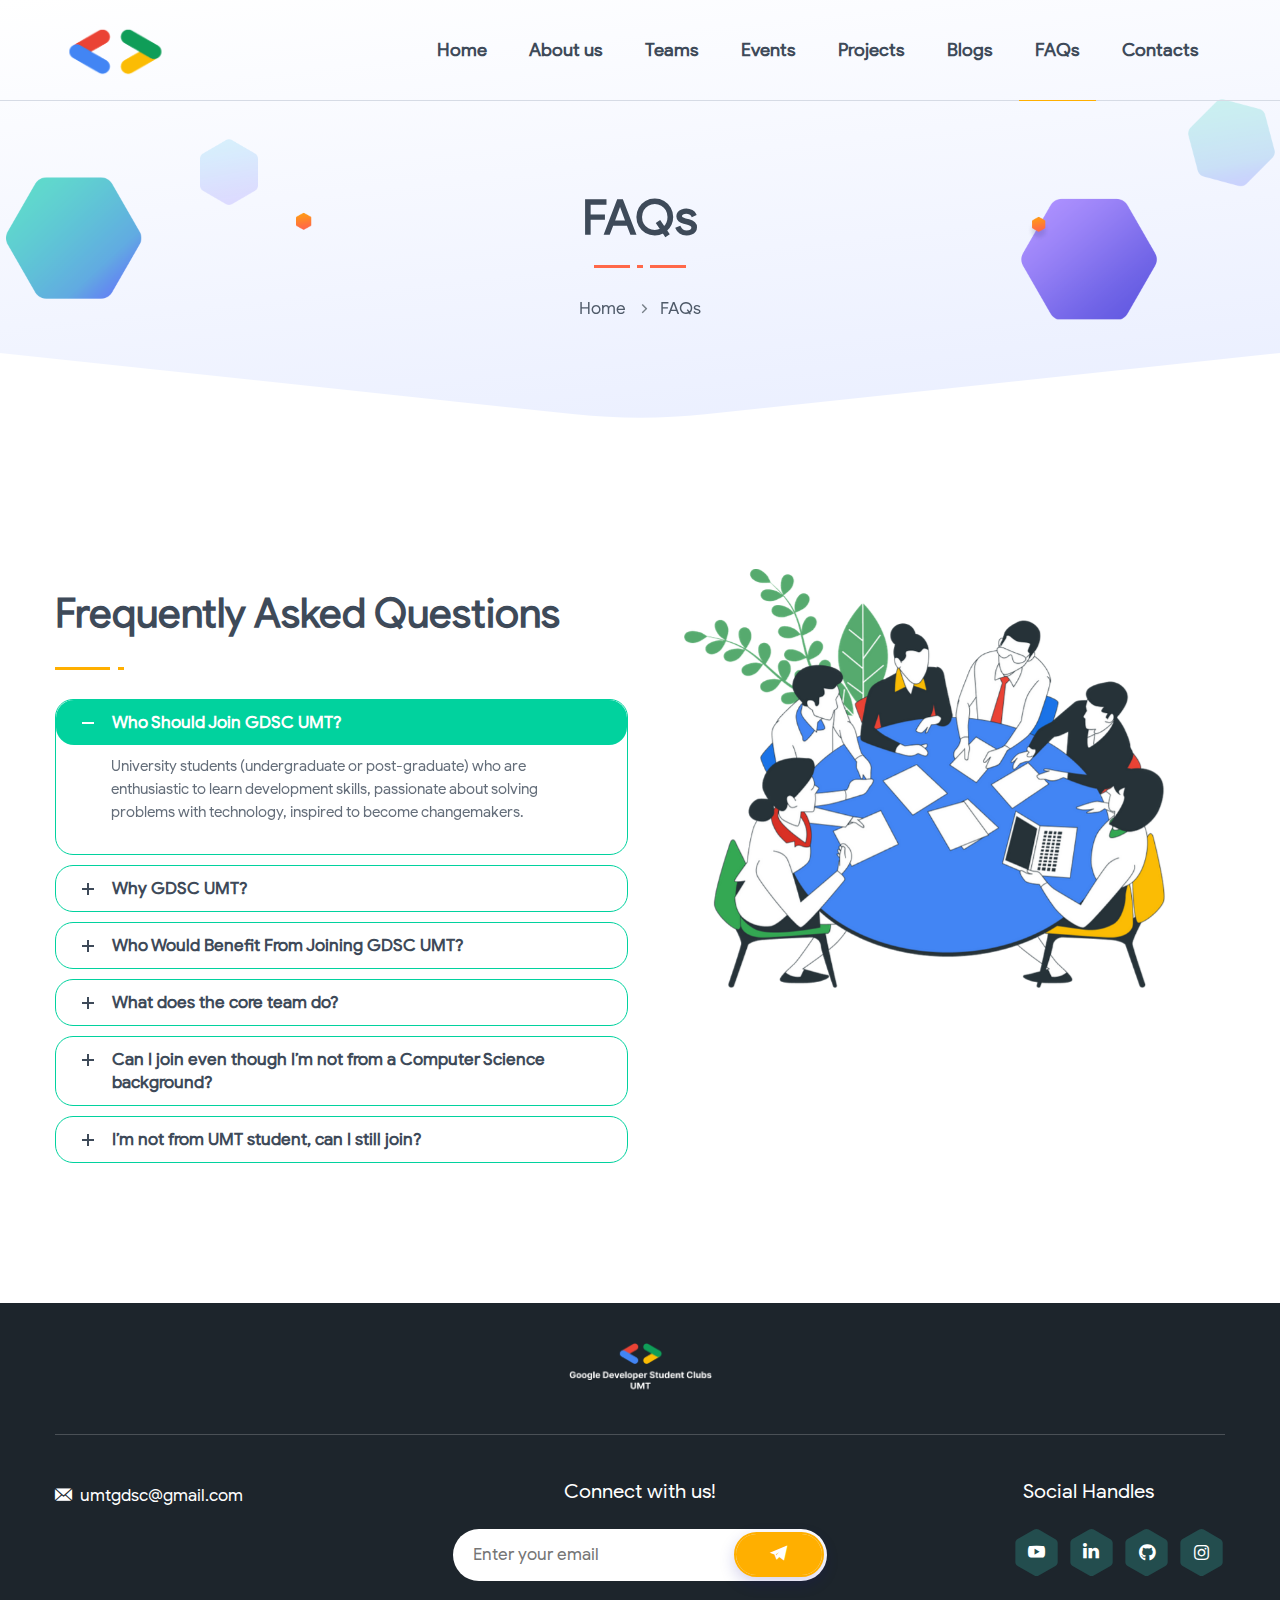
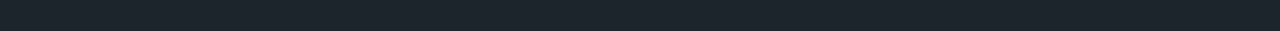
<file: faq.html>
<!DOCTYPE html>
<html lang="en">

<head>
    <meta charset="UTF-8">
    <meta name="viewport" content="width=device-width, initial-scale=1, shrink-to-fit=no">
    <meta name="description" content=""/>
    <meta name="keywords" content=""/>
    <link rel="icon" href="assets/images/favicons-32x32.png" sizes="32x32" type="image/png">
    <title>GDSC UMT</title>

    <link rel="stylesheet" href="assets/css/all.min.css">
    <link rel="stylesheet" href="assets/css/flaticon.css">
    <link rel="stylesheet" href="assets/css/animate.min.css">
    <link rel="stylesheet" href="assets/css/aos.min.css">
    <link rel="stylesheet" href="assets/css/bootstrap.min.css">
    <link rel="stylesheet" href="assets/css/jquery.fancybox.min.css">
    <link rel="stylesheet" href="assets/css/perfect-scrollbar.css">
    <link rel="stylesheet" href="assets/css/slick.css">
    <link rel="stylesheet" href="assets/css/style.css">
    <link rel="stylesheet" href="assets/css/responsive.css">

    <!-- Revolution Style Sheets -->
    <link rel="stylesheet" href="assets/css/revolution/settings.css">
    <!-- Revolution Layers Styles -->
    <link rel="stylesheet" href="assets/css/revolution/layers.css">
    <!-- Revolution Navigation Styles -->
    <link rel="stylesheet" href="assets/css/revolution/navigation.css">
</head>
<body>
<main>
    <header class="style1 w-100">
        <!-- Topbar -->
        <div class="menubar w-100">
            <div class="container">
                <div class="menubar-inner d-flex flex-wrap align-items-center justify-content-between w-100">
                    <div class="logo"><h1 class="mb-0"><a href="index.html" title="Home"><img width="120" src="assets/images/resources/4GDSClogo.png" alt="Logo"></a></h1></div><!-- Logo -->
                    <nav>
                        <ul class="d-inline-flex flex-wrap align-items-center mb-0 list-unstyled ms-5">
                            <li><a href="index.html" title="">Home</a></li>
                            <li><a href="about-us.html" title="">About us</a></li>
                            <li><a href="teams.html" title="">Teams</a></li>
                            <li><a href="events.html" title="">Events</a></li>
                            <li><a href="projects.html" title="">Projects</a></li>
                            <li><a href="blog.html" title="">Blogs</a></li>
                            <li><a href="faq.html" title="">FAQs</a></li>
                            <li><a href="contact.html" title="">Contacts</a></li>
                        </ul>
                    </nav>
                    
                </div>
            </div>
        </div><!-- Menubar -->
    </header><!-- Header -->
    <div class="sticky-header style1 w-100">
        <div class="container">
            <div class="menubar-inner d-flex flex-wrap align-items-center justify-content-between w-100">
                <div class="logo"><h1 class="mb-0"><a href="index.html" title="Home"><img width="185" src="assets/images/resources/4GDSClogo.png" alt="Logo"></a></h1></div><!-- Logo -->
                <nav>
                    <ul class="d-inline-flex flex-wrap align-items-center mb-0 list-unstyled ms-5">
                        <li><a href="index.html" title="">Home</a></li>
                        <li><a href="about-us.html" title="">About us</a></li>
                        <li><a href="teams.html" title="">Teams</a></li>
                        <li><a href="events.html" title="">Events</a></li>
                        <li><a href="projects.html" title="">Projects</a></li>
                        <li><a href="blog.html" title="">Blogs</a></li>
                        <li><a href="faq.html" title="">FAQs</a></li>
                        <li><a href="contact.html" title="">Contacts</a></li>
                    </ul>
                </nav>
            
            </div>
        </div>
    </div><!-- Sticky Header -->
    <!-- 
    <div class="header-search d-flex flex-wrap justify-content-center align-items-center w-100">
        <span class="search-close-btn"><i class="flaticon-delete"></i></span>
        <form>
            <input type="text" placeholder="Search">
        </form>
    </div> Header Search -->
    <div class="responsive-header position-relative w-100">
        <div class="responsive-topbar w-100">
            <div class="container d-flex flex-wrap align-items-center justify-content-between">
                <div class="logo"><h1 class="mb-0"><a href="index.html" title="Home"><img class="img-fluid" src="assets/images/resources/4GDSClogo.png" alt="Logo"></a></h1></div><!-- Logo -->
                <div class="header-btns d-inline-flex flex-wrap align-items-center">
                    <a class="res-menu-btn d-inline-block" href="javascript:void(0);" title=""><i class="fas fa-align-justify"></i></a>
                    
                </div>
            </div>
        </div><!-- Responsive Topbar -->
        <div class="responsive-menu w-100">
            <div class="logo"><h1 class="mb-0"><a href="index.html" title="Home"><img class="img-fluid" src="assets/images/resources/4GDSClogo.png" alt="Logo"></a></h1></div><!-- Logo -->
            <ul class="mb-0 list-unstyled w-100">
                
                <li><a href="index.html" title="">Home</a></li>
                <li><a href="about-us.html" title="">About us</a></li>
                <li><a href="teams.html" title="">Teams</a></li>
                <li><a href="events.html" title="">Events</a></li>
                <li><a href="projects.html" title="">Projects</a>
                <li><a href="blog.html" title="">Blogs</a></li>
                <li><a href="faq.html" title="">FAQs</a></li>
                <li><a href="contact.html" title="">Contacts</a></li>
            </ul>
        </div><!-- Responsive Menu -->
    </div><!-- Responsive Header -->

    
    <section>
        <div class="w-100 position-relative">
            <div class="pg-title-wrap pt-190 pb-80 position-relative w-100 mouse_anim scroll_anim">
                <img data-depth="0.80" class="pg-ttl-shp-img img-fluid position-absolute" src="assets/images/ttl-bg-shp.png" alt="Title Background Shape" height="329" width="1920">
                <div class="container">
                    <div class="pg-title-inner text-center position-relative w-100">
                        <h1>FAQs <i class="btm-ln v2 bg-color9"></i></h1>
                        <ol class="breadcrumb d-inline-flex justify-content-center align-items-center flex-wrap">
                            <li class="breadcrumb-item"><a href="index.html" title="Home">Home</a></li>
                            <li class="breadcrumb-item active">FAQs</li>
                        </ol>
                    </div>
                </div>
                </div>
                                </div>
                                <!-- Wheel Icons Wrap -->
                        </div>
                    </div>
                </div>
                <!-- About Wrap -->
            </div>
        </div>
    </section>



    <section>
        <div class="w-100 pt-150 pb-120 position-relative">
            <div class="container">
                <div class="crtv-chlng-psn-wrap position-relative w-100">
                    <div class="row">
                        <div class="col-md-12 col-sm-12 col-lg-6 order-lg-1">
                            <div class="mckp-img text-center tilt w-100" data-max_tilt="10" data-perspective="1000" data-scale="1" data-speed="700"><img class="img-fluid" src="assets/images/resources/FAQs.png" alt="Creative Challenges Passion Mockup" height="473" width="523"></div>
                        </div>
                        <div class="col-md-12 col-sm-12 col-lg-6">
                            <div class="text-box w-100">
                                <div class="sec-title w-100 position-relative">
                                    <h2 class="mb-0">Frequently Asked Questions</h2>
                                    <i class="btm-ln bg-color3"></i>
                                </div><!-- Sec Title -->
                                <div class="toggle schm-14 w-100" id="toggle">
                                    <div class="toggle-item position-relative w-100">
                                        <h4 class="mb-0 position-relative"><i></i>Who Should Join GDSC UMT?</h4>
                                        <div class="toggle-content w-100">
                                            <p class="mb-0">University students (undergraduate or post-graduate) who are enthusiastic to learn development skills, passionate about solving problems with technology, inspired to become changemakers.</p>
                                        </div>
                                    </div>
                                    <div class="toggle-item position-relative w-100">
                                        <h4 class="mb-0 position-relative"><i></i>Why GDSC UMT?</h4>
                                        <div class="toggle-content w-100">
                                            <p class="mb-0">GDSC provides the community with the opportunity to:
                                                <ul>
                                                  <li>Growing their knowledge of developer technologies and more through peer to peer workshops and events.
                                                  </li>
                                
                                                  <li>Gaining relevant experience by solving problems for local organizations with technology-based solutions.
                                                  </li>
                                
                                                  <li>
                                                    Showcaseing their prototypes and solutions to the local community and industry leaders.
                                                  </li>
                                                </ul>
                                        </div>
                                    </div>
                                    <div class="toggle-item position-relative w-100">
                                        <h4 class="mb-0 position-relative"><i></i>Who Would Benefit From Joining GDSC UMT?</h4>
                                        <div class="toggle-content w-100">
                                            <p class="mb-0">Student developers ranging from beginner developers who are just starting out, to advanced developers who want to tackle difficult challenges.</p>
                                        </div>
                                    </div>
                                    <div class="toggle-item position-relative w-100">
                                        <h4 class="mb-0 position-relative"><i></i>What does the core team do?</h4>
                                        <div class="toggle-content w-100">
                                            <p class="mb-0">The core team is a group of contributing members who are responsible for GDSC UMT operations, including the planning and execution of activities and events.</p>
                                        </div>
                                    </div> 
                                    <div class="toggle-item position-relative w-100">
                                        <h4 class="mb-0 position-relative"><i></i>Can I join even though I’m not from a Computer Science background?</h4>
                                        <div class="toggle-content w-100">
                                            <p class="mb-0">Absolutely yes, as long as you have the passion for building a better tomorrow with technology. </p>
                                        </div>
                                    </div>
                                    <div class="toggle-item position-relative w-100">
                                        <h4 class="mb-0 position-relative"><i></i>I’m not from UMT student, can I still join?</h4>
                                        <div class="toggle-content w-100">
                                            <p class="mb-0">Come! It’s OK as long as you don’t wreak havoc here. Crash into our Whatsapp group while you’re at it. </p>
                                        </div>
                                    </div>
                                </div>
                            </div>
                        </div>
                    </div>
                </div><!-- Creative Challenges Passion Wrap -->
            </div>
        </div>
    </section>
<!-- Footer starts -->
<footer>
    <div class="w-100 pt-40 bg-color11 position-relative">
        <div class="container">
            <div class="logo text-center w-100"><h1 class="mb-0"><a href="index.html" title="Logo"><img class="img-fluid" src="assets/images/resources/4footerlogo.png" alt="Logo White" height="500" width="500"></a></h1></div>
            <div class="footer-data position-relative w-100">
                <div class="row">
                    <div class="col-md-4 col-sm-6 col-lg-4">
                        <div class="widget w-100">
                            <ul class="footer-contact-list list-unstyled mb-0 w-100">
                                <li><i class="flaticon-email"></i><a href="mailto:umtgdsc@gmail.com" title="">umtgdsc@gmail.com</a></li>
                            </ul>
                        </div>
                    </div>
                    <div class="col-md-4 col-sm-6 col-lg-4">
                        <div class="widget text-center w-100">
                            <h4>Connect with us!</h4>
                            
                            <div class="newsletter-wrap w-100">
                                <form class="newsletter position-relative w-100" id="subscribe-form" method="post"
                                    action="https://formsubmit.io/send/679fa3f9-c830-4549-9c0a-4d5e5aca4ddf">
                                    <input class="rounded-pill email w-100" type="email" name="email" placeholder="Enter your email" required>
                                    <button class="thm-btn d-inline-block rounded-pill position-absolute" id="subscribe-button"><i class="flaticon-telegram"></i></button>
                                    <div class="response w-100"></div>
                                </form>
                            </div>
                            
                        </div>
                    </div>
                    <div class="col-md-4 col-sm-6 col-lg-4">
                        <div class="widget w-100">
                            <h4 class="text-center" style="margin-left: 100px;">Social Handles</h4>
                            <div class="social-links2 d-flex flex-wrap align-items-center justify-content-end w-100">
                                

                                <a href="https://www.facebook.com/gdscumtofficial" title="facebook" target="_blank">
                                    <svg class="svg_shape" xmlns="http://www.w3.org/2000/svg"><g><path d="M54.8,1.3l35.5,20.3c3,1.7,4.8,4.8,4.8,8.2v40.6c0,3.4-1.8,6.5-4.8,8.2L54.8,98.7c-3,1.7-6.6,1.7-9.5,0 L9.8,78.5c-3-1.7-4.8-4.8-4.8-8.2V29.7c0-3.4,1.8-6.5,4.8-8.2L45.2,1.3C48.2-0.4,51.8-0.4,54.8,1.3z"></path></g></svg>
                                    <i class="flaticon-youtube"></i>
                                </a>
                                <a href="https://www.linkedin.com/company/googledscumt/about/" title="Linkedin" target="_blank">
                                    <svg class="svg_shape" xmlns="http://www.w3.org/2000/svg"><g><path d="M54.8,1.3l35.5,20.3c3,1.7,4.8,4.8,4.8,8.2v40.6c0,3.4-1.8,6.5-4.8,8.2L54.8,98.7c-3,1.7-6.6,1.7-9.5,0 L9.8,78.5c-3-1.7-4.8-4.8-4.8-8.2V29.7c0-3.4,1.8-6.5,4.8-8.2L45.2,1.3C48.2-0.4,51.8-0.4,54.8,1.3z"></path></g></svg>
                                    <i class="flaticon-linkedin"></i>
                                </a> 
                                <a href="https://github.com/gdscumt" title="Github" target="_blank">
                                    <svg class="svg_shape" xmlns="http://www.w3.org/2000/svg"><g><path d="M54.8,1.3l35.5,20.3c3,1.7,4.8,4.8,4.8,8.2v40.6c0,3.4-1.8,6.5-4.8,8.2L54.8,98.7c-3,1.7-6.6,1.7-9.5,0 L9.8,78.5c-3-1.7-4.8-4.8-4.8-8.2V29.7c0-3.4,1.8-6.5,4.8-8.2L45.2,1.3C48.2-0.4,51.8-0.4,54.8,1.3z"></path></g></svg>
                                    <i class="fab fa-github"></i>
                                </a>
                                <a href="https://www.instagram.com/@GDSC_UMT/" title="Instagram" target="_blank">
                                    <svg class="svg_shape" xmlns="http://www.w3.org/2000/svg"><g><path d="M54.8,1.3l35.5,20.3c3,1.7,4.8,4.8,4.8,8.2v40.6c0,3.4-1.8,6.5-4.8,8.2L54.8,98.7c-3,1.7-6.6,1.7-9.5,0 L9.8,78.5c-3-1.7-4.8-4.8-4.8-8.2V29.7c0-3.4,1.8-6.5,4.8-8.2L45.2,1.3C48.2-0.4,51.8-0.4,54.8,1.3z"></path></g></svg>
                                    <i class="fab fa-instagram"></i>
                                </a>
                                
                                

                            </div>
                        </div>
                    </div>
                </div>
            </div>
        </div>
    </div>
</footer><!-- Footer -->
<!--
    <div class="bottom-bar bg-color12 w-100">
    <div class="container">
        <div class="bottom-inner d-flex flex-wrap align-items-center justify-content-between w-100">
            <p class="mb-0">&copy; 2022 — All rights reserved</p>
            <p class="mb-0">We're on a mission to build a community where students can learn, share, build and grow together.</p>
        </div>
    </div>
</div>
--><!-- Bottom Bar -->
</main><!-- Main Wrapper -->
<!-- Footer ends -->



<script src="assets/js/jquery.min.js"></script>
<script src="assets/js/popper.min.js"></script>
<script src="assets/js/bootstrap.min.js"></script>
<script src="assets/js/aos.min.js"></script>
<script src="assets/js/counterup.min.js"></script>
<script src="assets/js/particles.min.js"></script>
<script src="assets/js/tilt.jquery.min.js"></script>
<script src="assets/js/jquery.fancybox.min.js"></script>
<script src="assets/js/perfect-scrollbar.min.js"></script>
<script src="assets/js/slick.min.js"></script>
<script src="assets/js/scroll-up-bar.min.js"></script>
<script src="assets/js/custom-scripts.js"></script>
</body>

</html>
</file>
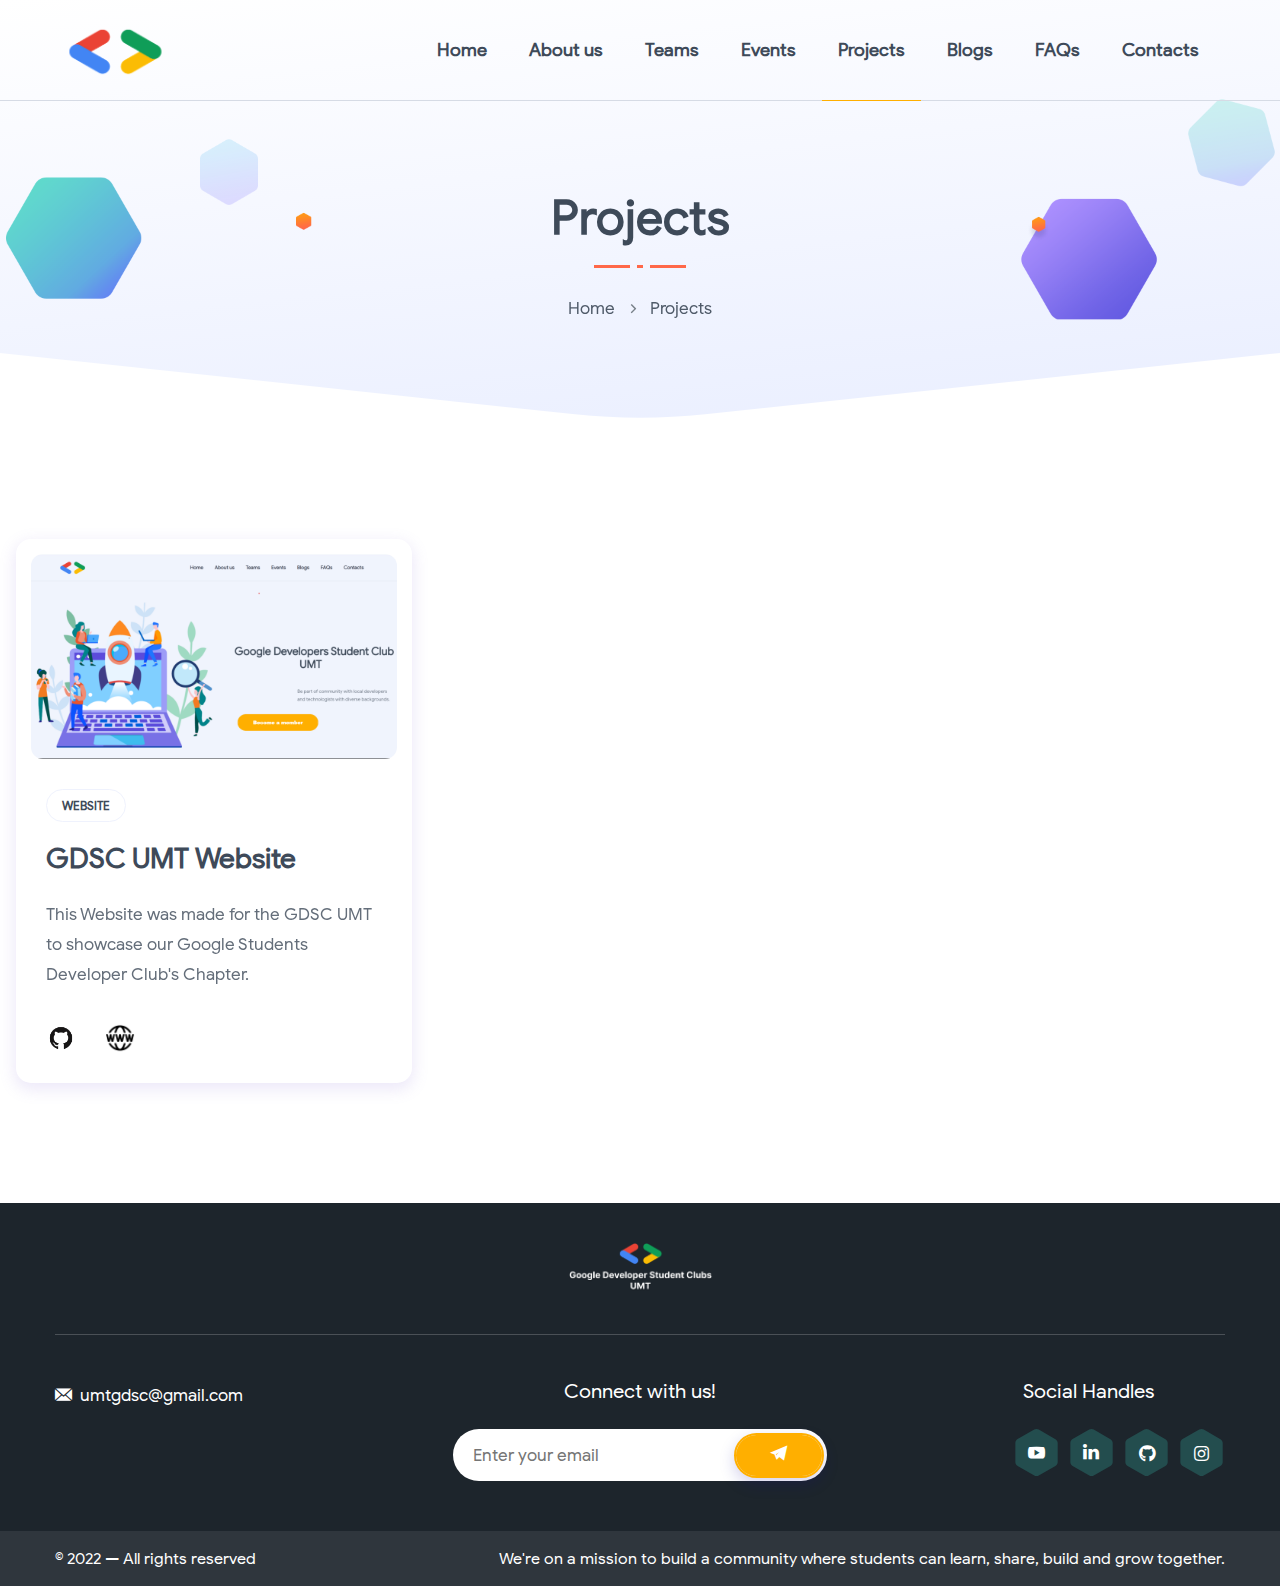
<file: projects.html>
<!DOCTYPE html>
<html lang="en">

<head>
    <meta charset="UTF-8">
    <meta name="viewport" content="width=device-width, initial-scale=1, shrink-to-fit=no">
    <meta name="description" content="" />
    <meta name="keywords" content="" />
    <link rel="icon" href="assets/images/favicons-32x32.png" sizes="32x32" type="image/png">
    <title>GDSC UMT</title>

    <link rel="stylesheet" href="assets/css/all.min.css">
    <link rel="stylesheet" href="assets/css/flaticon.css">
    <link rel="stylesheet" href="assets/css/animate.min.css">
    <link rel="stylesheet" href="assets/css/aos.min.css">
    <link rel="stylesheet" href="assets/css/bootstrap.min.css">
    <link rel="stylesheet" href="assets/css/jquery.fancybox.min.css">
    <link rel="stylesheet" href="assets/css/perfect-scrollbar.css">
    <link rel="stylesheet" href="assets/css/slick.css">
    <link rel="stylesheet" href="assets/css/style.css">
    <link rel="stylesheet" href="assets/css/responsive.css">

    <!-- Revolution Style Sheets -->
    <link rel="stylesheet" href="assets/css/revolution/settings.css">
    <!-- Revolution Layers Styles -->
    <link rel="stylesheet" href="assets/css/revolution/layers.css">
    <!-- Revolution Navigation Styles -->
    <link rel="stylesheet" href="assets/css/revolution/navigation.css">
</head>

<body>
    <main>
        <header class="style1 w-100">
            <!-- Topbar -->

            <div class="menubar w-100">
                <div class="container">
                    <div class="menubar-inner d-flex flex-wrap align-items-center justify-content-between w-100">
                        <div class="logo">
                            <h1 class="mb-0"><a href="index.html" title="Home"><img width="120"
                                        src="assets/images/resources/4GDSClogo.png" alt="Logo"></a></h1>
                        </div><!-- Logo -->
                        <nav>
                            <ul class="d-inline-flex flex-wrap align-items-center mb-0 list-unstyled ms-5">
                                <li><a href="index.html" title="">Home</a></li>
                                <li><a href="about-us.html" title="">About us</a></li>
                                <li><a href="teams.html" title="">Teams</a></li>
                                <li><a href="events.html" title="">Events</a></li>
                                <li><a href="projects.html" title="">Projects</a></li>
                                <li><a href="blog.html" title="">Blogs</a></li>
                                <li><a href="faq.html" title="">FAQs</a></li>
                                <li><a href="contact.html" title="">Contacts</a></li>
                            </ul>
                        </nav>

                    </div>
                </div>
            </div><!-- Menubar -->
        </header><!-- Header -->
        <div class="sticky-header style1 w-100">
            <div class="container">
                <div class="menubar-inner d-flex flex-wrap align-items-center justify-content-between w-100">
                    <div class="logo">
                        <h1 class="mb-0"><a href="index.html" title="Home"><img width="185"
                                    src="assets/images/resources/4GDSClogo.png" alt="Logo"></a></h1>
                    </div><!-- Logo -->
                    <nav>
                        <ul class="d-inline-flex flex-wrap align-items-center mb-0 list-unstyled">
                            <li><a href="index.html" title="">Home</a></li>
                            <li><a href="about-us.html" title="">About us</a></li>
                            <li><a href="teams.html" title="">Teams</a></li>
                            <li><a href="events.html" title="">Events</a></li>
                            <li><a href="projects.html" title="">Projects</a></li>
                            <li><a href="projects.html" title="">Projects</a></li>
                            <li><a href="blog.html" title="">Blogs</a></li>
                            <li><a href="faq.html" title="">FAQs</a></li>
                            <li><a href="contact.html" title="">Contacts</a>
                            </li>
                        </ul>
                    </nav>

                </div>
            </div>
        </div><!-- Sticky Header -->
        <!-- 
    <div class="header-search d-flex flex-wrap justify-content-center align-items-center w-100">
        <span class="search-close-btn"><i class="flaticon-delete"></i></span>
        <form>
            <input type="text" placeholder="Search">
        </form>
    </div> Header Search -->
        <div class="responsive-header position-relative w-100">
            <div class="responsive-topbar w-100">
                <div class="container d-flex flex-wrap align-items-center justify-content-between">
                    <div class="logo">
                        <h1 class="mb-0"><a href="index.html" title="Home"><img class="img-fluid"
                                    src="assets/images/resources/4GDSClogo.png" alt="Logo"></a></h1>
                    </div><!-- Logo -->
                    <div class="header-btns d-inline-flex flex-wrap align-items-center">
                        <a class="res-menu-btn d-inline-block" href="javascript:void(0);" title=""><i
                                class="fas fa-align-justify"></i></a>

                    </div>
                </div>
            </div><!-- Responsive Topbar -->
            <div class="responsive-menu w-100">
                <div class="logo">
                    <h1 class="mb-0"><a href="index.html" title="Home"><img class="img-fluid"
                                src="assets/images/resources/4GDSClogo.png" alt="Logo"></a></h1>
                </div><!-- Logo -->
                <ul class="mb-0 list-unstyled w-100">

                    <li><a href="index.html" title="">Home</a></li>
                    <li><a href="about-us.html" title="">About us</a></li>
                    <li><a href="teams.html" title="">Teams</a></li>
                    <li><a href="events.html" title="">Events</a></li>
                    <li><a href="projects.html" title="">Projects</a></li>
                    <li><a href="projects.html" title="">Projects</a></li>
                    <li><a href="blog.html" title="">Blogs</a></li>
                    <li><a href="faq.html" title="">FAQs</a></li>
                    <li><a href="contact.html" title="">Contacts</a></li>
                </ul>
            </div><!-- Responsive Menu -->
        </div><!-- Responsive Header -->
        <section>
            <div class="w-100 position-relative">
                <div class="pg-title-wrap pt-190 pb-80 position-relative w-100 mouse_anim scroll_anim">
                    <img data-depth="0.80" class="pg-ttl-shp-img img-fluid position-absolute"
                        src="assets/images/ttl-bg-shp.png" alt="Title Background Shape" height="329" width="1920">
                    <div class="container">
                        <div class="pg-title-inner text-center position-relative w-100">
                            <h1>Projects <i class="btm-ln v2 bg-color9"></i></h1>
                            <ol class="breadcrumb d-inline-flex justify-content-center align-items-center flex-wrap">
                                <li class="breadcrumb-item"><a href="index.html" title="Home">Home</a></li>
                                <li class="breadcrumb-item active">Projects</li>
                            </ol>
                        </div>
                    </div>
                </div>
                <!-- Page Title Wrap -->
            </div>
        </section>
        <section>
            <div class="w-100 pt-120 pb-120 position-relative">
                <div class="blog-wrap blog-spac px-3 position-relative w-100">
                    <div class="row mrg30">


                        <!--Project Starts-->
                        <div class="col-md-6 col-sm-12 col-lg-4">
                            <div class="post-box brd-rd15 w-100">
                                <div class="post-img overflow-hidden position-relative w-100">
                                    <img class="img-fluid w-100" src="assets/images/Projects/Website.png"
                                        alt="Post Image 8" height="576" width="1024">
                                </div>
                                <div class="post-info w-100">
                                    <span class="post-cate d-block text-uppercase"><a href="javascript:void(0);"
                                            title="">Website</a></span>
                                    <h3 class="mb-0">GDSC UMT Website</h3>
                                    <p class="mb-0">This Website was made for the GDSC UMT to showcase our Google
                                        Students Developer Club's Chapter.</p>
                                    </p>
                                    <a class="simple-link d-inline-block text-uppercase"
                                        href="https://github.com/gdscumt/gdscumt.github.io" title="Github"><img
                                            src="assets/images/Projects/1github.png" width="30" height="30"></a>
                                    <a class="simple-link d-inline-block text-uppercase"
                                        href="https://gdscumt.github.io/" title="Website"><img
                                            src="assets/images/Projects/website-64.png" width="30" height="30"></a>
                                </div>
                            </div>
                        </div>
                        <!--Project Ends-->

                    </div>
                </div>
                <!-- Blog Wrap -->
            </div>
        </section>
        <!-- Footer starts -->
        <footer>
            <div class="w-100 pt-40 bg-color11 position-relative">
                <div class="container">
                    <div class="logo text-center w-100">
                        <h1 class="mb-0"><a href="index.html" title="Logo"><img class="img-fluid"
                                    src="assets/images/resources/4footerlogo.png" alt="Logo White" height="500"
                                    width="500"></a></h1>
                    </div>
                    <div class="footer-data position-relative w-100">
                        <div class="row">
                            <div class="col-md-4 col-sm-6 col-lg-4">
                                <div class="widget w-100">
                                    <ul class="footer-contact-list list-unstyled mb-0 w-100">
                                        <li><i class="flaticon-email"></i><a href="mailto:umtgdsc@gmail.com" title="">umtgdsc@gmail.com</a></li>
                                    </ul>
                                </div>
                            </div>
                            <div class="col-md-4 col-sm-6 col-lg-4">
                                <div class="widget text-center w-100">
                                    <h4>Connect with us!</h4>

                                    <div class="newsletter-wrap w-100">
                                        <form class="newsletter position-relative w-100" id="subscribe-form"
                                            method="post" action="https://formsubmit.io/send/679fa3f9-c830-4549-9c0a-4d5e5aca4ddf">
                                            <input class="rounded-pill email w-100" type="email" name="email"
                                                placeholder="Enter your email" required>
                                            <button class="thm-btn d-inline-block rounded-pill position-absolute"
                                                id="subscribe-button"><i class="flaticon-telegram"></i></button>
                                            <div class="response w-100"></div>
                                        </form>
                                    </div>
                                </div>
                            </div>
                            <div class="col-md-4 col-sm-6 col-lg-4">
                                <div class="widget w-100">
                                    <h4 class="text-center" style="margin-left: 100px;">Social Handles</h4>
                                    <div
                                        class="social-links2 d-flex flex-wrap align-items-center justify-content-end w-100">

                                        <a href="https://www.facebook.com/gdscumtofficial" title="facebook" target="_blank">
                                            <svg class="svg_shape" xmlns="http://www.w3.org/2000/svg">
                                                <g>
                                                    <path
                                                        d="M54.8,1.3l35.5,20.3c3,1.7,4.8,4.8,4.8,8.2v40.6c0,3.4-1.8,6.5-4.8,8.2L54.8,98.7c-3,1.7-6.6,1.7-9.5,0 L9.8,78.5c-3-1.7-4.8-4.8-4.8-8.2V29.7c0-3.4,1.8-6.5,4.8-8.2L45.2,1.3C48.2-0.4,51.8-0.4,54.8,1.3z">
                                                    </path>
                                                </g>
                                            </svg>
                                            <i class="flaticon-youtube"></i>
                                        </a>
                                        <a href="https://www.linkedin.com/company/googledscumt/about/" title="Linkedin" target="_blank">
                                            <svg class="svg_shape" xmlns="http://www.w3.org/2000/svg">
                                                <g>
                                                    <path
                                                        d="M54.8,1.3l35.5,20.3c3,1.7,4.8,4.8,4.8,8.2v40.6c0,3.4-1.8,6.5-4.8,8.2L54.8,98.7c-3,1.7-6.6,1.7-9.5,0 L9.8,78.5c-3-1.7-4.8-4.8-4.8-8.2V29.7c0-3.4,1.8-6.5,4.8-8.2L45.2,1.3C48.2-0.4,51.8-0.4,54.8,1.3z">
                                                    </path>
                                                </g>
                                            </svg>
                                            <i class="flaticon-linkedin"></i>
                                        </a>
                                        <a href="https://github.com/gdscumt" title="Github" target="_blank">
                                            <svg class="svg_shape" xmlns="http://www.w3.org/2000/svg">
                                                <g>
                                                    <path
                                                        d="M54.8,1.3l35.5,20.3c3,1.7,4.8,4.8,4.8,8.2v40.6c0,3.4-1.8,6.5-4.8,8.2L54.8,98.7c-3,1.7-6.6,1.7-9.5,0 L9.8,78.5c-3-1.7-4.8-4.8-4.8-8.2V29.7c0-3.4,1.8-6.5,4.8-8.2L45.2,1.3C48.2-0.4,51.8-0.4,54.8,1.3z">
                                                    </path>
                                                </g>
                                            </svg>
                                            <i class="fab fa-github"></i>
                                        </a>
                                        <a href="https://www.instagram.com/@GDSC_UMT/" title="Instagram" target="_blank">
                                            <svg class="svg_shape" xmlns="http://www.w3.org/2000/svg">
                                                <g>
                                                    <path
                                                        d="M54.8,1.3l35.5,20.3c3,1.7,4.8,4.8,4.8,8.2v40.6c0,3.4-1.8,6.5-4.8,8.2L54.8,98.7c-3,1.7-6.6,1.7-9.5,0 L9.8,78.5c-3-1.7-4.8-4.8-4.8-8.2V29.7c0-3.4,1.8-6.5,4.8-8.2L45.2,1.3C48.2-0.4,51.8-0.4,54.8,1.3z">
                                                    </path>
                                                </g>
                                            </svg>
                                            <i class="fab fa-instagram"></i>
                                        </a>



                                    </div>
                                </div>
                            </div>
                        </div>
                    </div>
                </div>
            </div>
        </footer><!-- Footer -->
        <div class="bottom-bar bg-color12 w-100">
            <div class="container">
                <div class="bottom-inner d-flex flex-wrap align-items-center justify-content-between w-100">
                    <p class="mb-0">&copy; 2022 — All rights reserved</p>
                    <p class="mb-0">We're on a mission to build a community where students can learn, share, build and
                        grow together.</p>
                </div>
            </div>
        </div><!-- Bottom Bar -->
    </main><!-- Main Wrapper -->
    <!-- Footer ends -->




    <script src="assets/js/jquery.min.js"></script>
    <script src="assets/js/popper.min.js"></script>
    <script src="assets/js/bootstrap.min.js"></script>
    <script src="assets/js/aos.min.js"></script>
    <script src="assets/js/counterup.min.js"></script>
    <script src="assets/js/particles.min.js"></script>
    <script src="assets/js/tilt.jquery.min.js"></script>
    <script src="assets/js/jquery.fancybox.min.js"></script>
    <script src="assets/js/perfect-scrollbar.min.js"></script>
    <script src="assets/js/slick.min.js"></script>
    <script src="assets/js/scroll-up-bar.min.js"></script>
    <script src="assets/js/custom-scripts.js"></script>
</body>


</html>
</file>
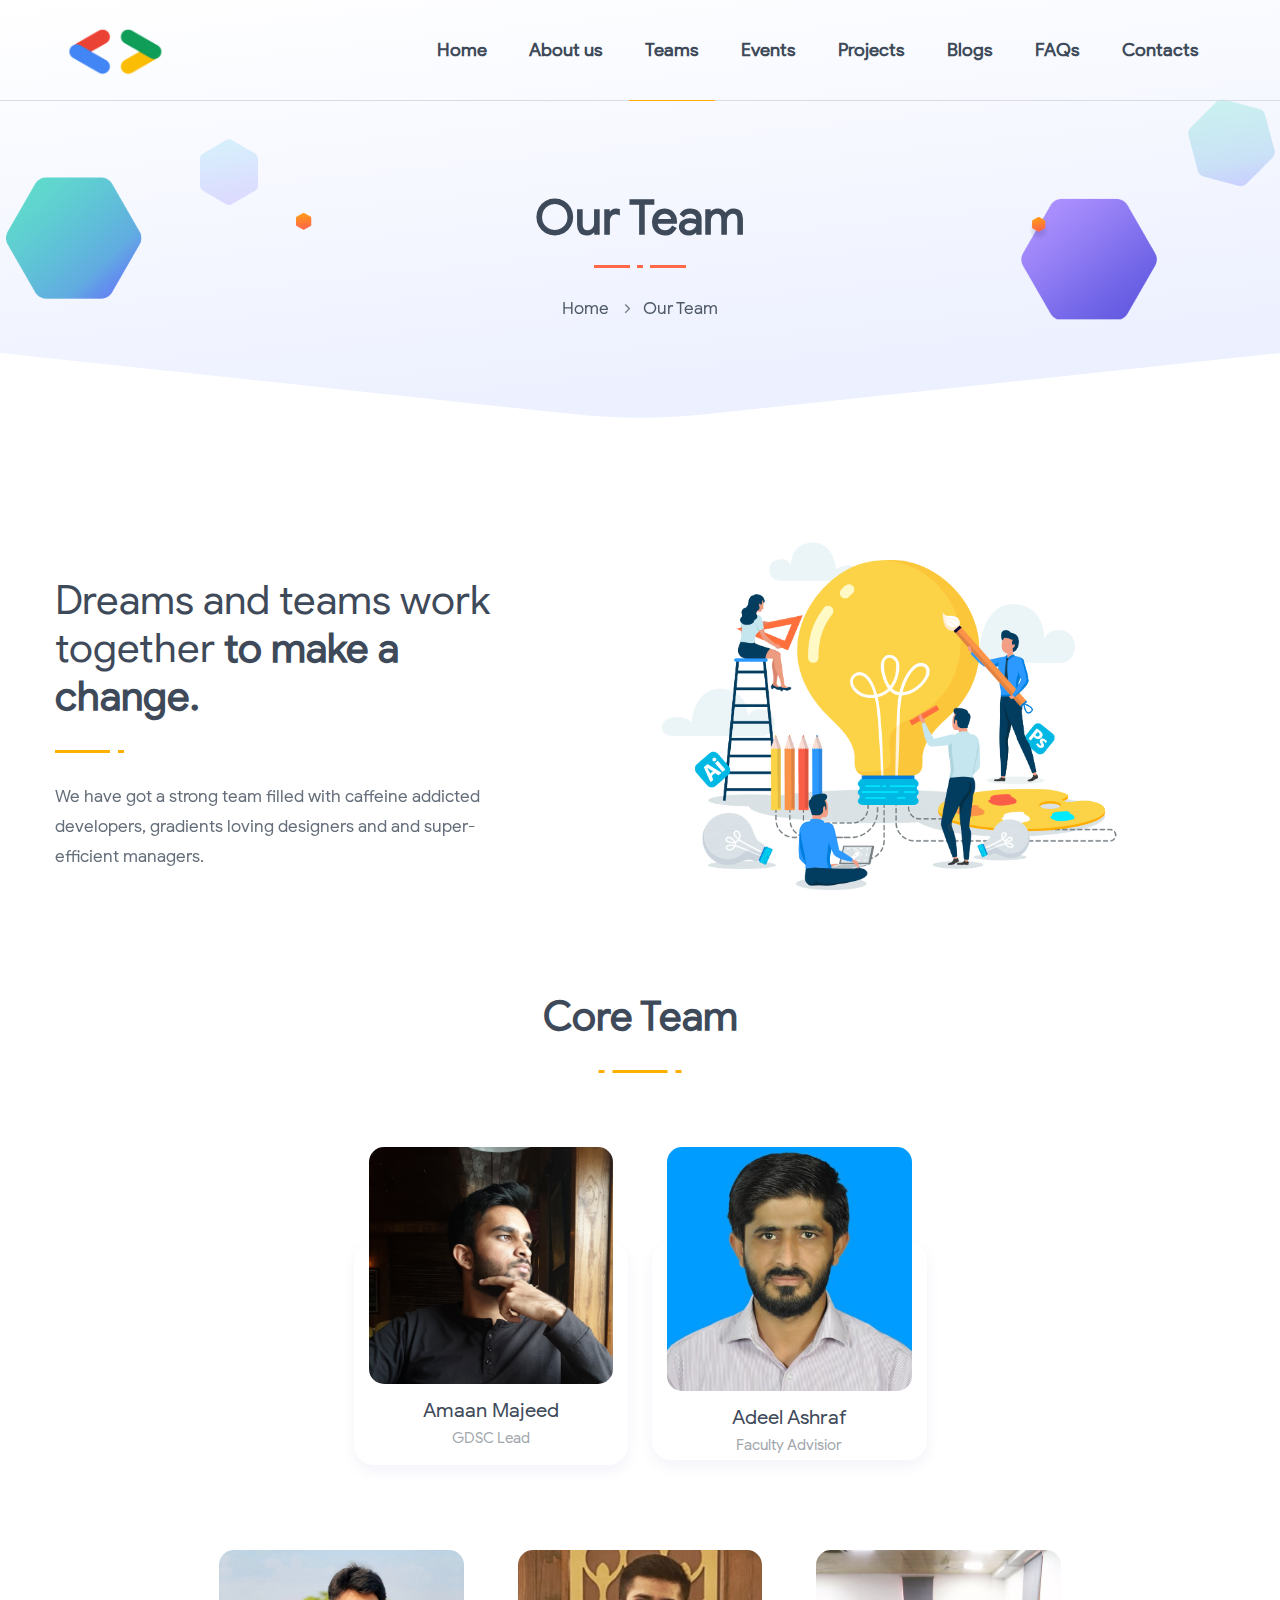
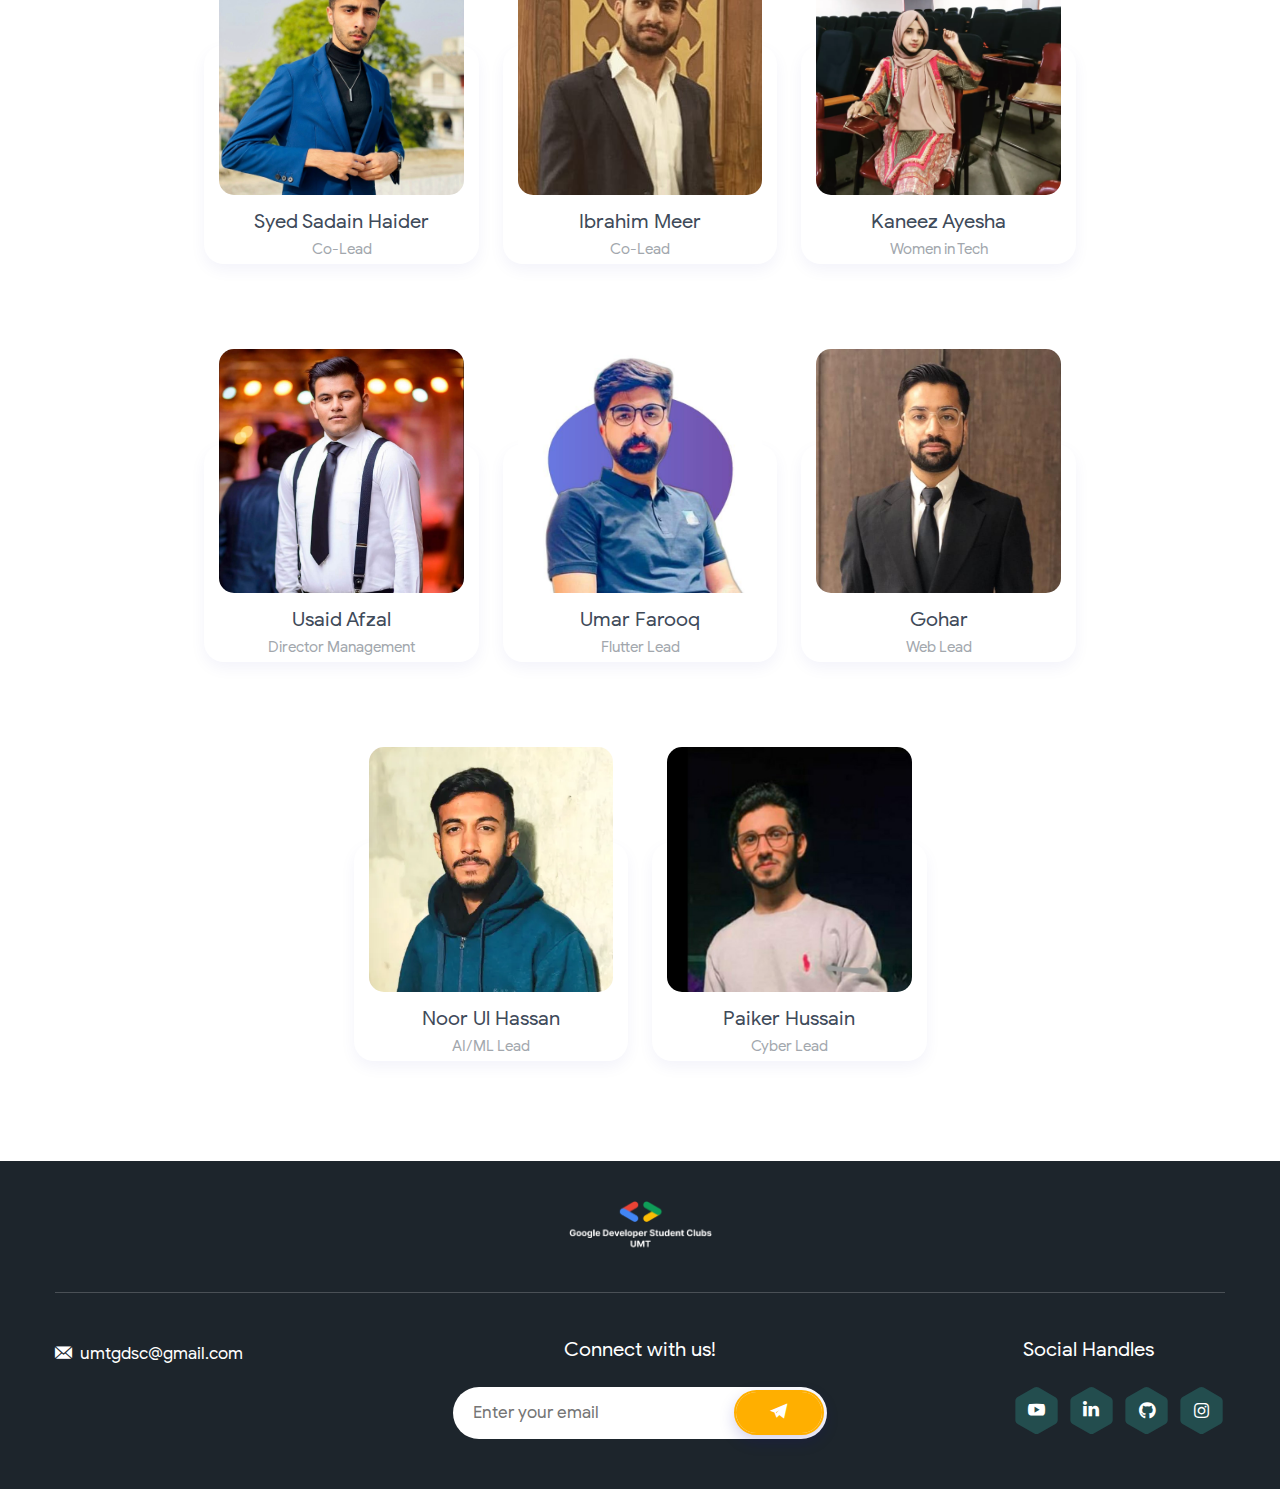
<file: teams.html>
<!DOCTYPE html>
<html lang="en">

<head>
    <meta charset="UTF-8">
    <meta name="viewport" content="width=device-width, initial-scale=1, shrink-to-fit=no">
    <meta name="description" content=""/>
    <meta name="keywords" content=""/>
    <link rel="icon" href="assets/images/favicons-32x32.png" sizes="32x32" type="image/png">
    <title>GDSC UMT</title>

    <link rel="stylesheet" href="assets/css/all.min.css">
    <link rel="stylesheet" href="assets/css/flaticon.css">
    <link rel="stylesheet" href="assets/css/animate.min.css">
    <link rel="stylesheet" href="assets/css/aos.min.css">
    <link rel="stylesheet" href="assets/css/bootstrap.min.css">
    <link rel="stylesheet" href="assets/css/jquery.fancybox.min.css">
    <link rel="stylesheet" href="assets/css/perfect-scrollbar.css">
    <link rel="stylesheet" href="assets/css/slick.css">
    <link rel="stylesheet" href="assets/css/style.css">
    <link rel="stylesheet" href="assets/css/responsive.css">

    <!-- Revolution Style Sheets -->
    <link rel="stylesheet" href="assets/css/revolution/settings.css">
    <!-- Revolution Layers Styles -->
    <link rel="stylesheet" href="assets/css/revolution/layers.css">
    <!-- Revolution Navigation Styles -->
    <link rel="stylesheet" href="assets/css/revolution/navigation.css">
</head>
<body>
<main>
    <header class="style1 w-100">
        <!-- Topbar -->
        <div class="menubar w-100">
            <div class="container">
                <div class="menubar-inner d-flex flex-wrap align-items-center justify-content-between w-100">
                    <div class="logo"><h1 class="mb-0"><a href="index.html" title="Home"><img width="120" src="assets/images/resources/4GDSClogo.png" alt="Logo"></a></h1></div><!-- Logo -->
                    <nav>
                        <ul class="d-inline-flex flex-wrap align-items-center mb-0 list-unstyled ms-5">
                            <li><a href="index.html" title="">Home</a></li>
                            <li><a href="about-us.html" title="">About us</a></li>
                            <li><a href="teams.html" title="">Teams</a></li>
                            <li ><a href="events.html" title="">Events</a></li>
                            <li><a href="projects.html" title="">Projects</a></li>
                            <li><a href="blog.html" title="">Blogs</a></li>
                            <li><a href="faq.html" title="">FAQs</a></li>
                            <li><a href="contact.html" title="">Contacts</a></li>
                        </ul>
                    </nav>
                    
                </div>
            </div>
        </div><!-- Menubar -->
    </header><!-- Header -->
    <div class="sticky-header style1 w-100">
        <div class="container">
            <div class="menubar-inner d-flex flex-wrap align-items-center justify-content-between w-100">
                <div class="logo"><h1 class="mb-0"><a href="index.html" title="Home"><img width="185" src="assets/images/resources/4GDSClogo.png" alt="Logo"></a></h1></div><!-- Logo -->
                <nav>
                    <ul class="d-inline-flex flex-wrap align-items-center mb-0 list-unstyled ms-5">
                        <li><a href="index.html" title="">Home</a></li>
                        <li><a href="about-us.html" title="">About us</a></li>
                        <li><a href="teams.html" title="">Teams</a></li>
                        <li><a href="events.html" title="">Events</a></li>
                        <li><a href="projects.html" title="">Projects</a></li>
                        <li><a href="blog.html" title="">Blogs</a></li>
                        <li><a href="faq.html" title="">FAQs</a></li>
                        <li><a href="contact.html" title="">Contacts</a></li>
                    </ul>
                </nav>
            
            </div>
        </div>
    </div><!-- Sticky Header -->
    <div class="header-search d-flex flex-wrap justify-content-center align-items-center w-100">
        <span class="search-close-btn"><i class="flaticon-delete"></i></span>
        <form>
            <input type="text" placeholder="Search">
        </form>
    </div>
    <!-- Header Search -->
    <div class="responsive-header position-relative w-100">
        <div class="responsive-topbar w-100">
            <div class="container d-flex flex-wrap align-items-center justify-content-between">
                <div class="logo"><h1 class="mb-0"><a href="index.html" title="Home"><img class="img-fluid" src="assets/images/resources/4GDSClogo.png" alt="Logo"></a></h1></div><!-- Logo -->
                <div class="header-btns d-inline-flex flex-wrap align-items-center">
                    <a class="res-menu-btn d-inline-block" href="javascript:void(0);" title=""><i class="fas fa-align-justify"></i></a>
                    
                </div>
            </div>
        </div><!-- Responsive Topbar -->
        <div class="responsive-menu w-100">
            <div class="logo"><h1 class="mb-0"><a href="index.html" title="Home"><img class="img-fluid" src="assets/images/resources/4GDSClogo.png" alt="Logo"></a></h1></div><!-- Logo -->
            <ul class="mb-0 list-unstyled w-100">
                
                <li><a href="index.html" title="">Home</a></li>
                <li><a href="about-us.html" title="">About us</a></li>
                <li ><a href="teams.html" title="">Teams</a></li>
                <li><a href="events.html" title="">Events</a></li>
                <li><a href="projects.html" title="">Projects</a></li>
                <li><a href="blog.html" title="">Blogs</a></li>
                <li><a href="faq.html" title="">FAQs</a></li>
                <li><a href="contact.html" title="">Contacts</a></li>
            </ul>
        </div><!-- Responsive Menu -->
    </div><!-- Responsive Header -->

    
    <section>
        <div class="w-100 position-relative">
            <!-- background animation -->
            <div class="pg-title-wrap pt-190 pb-80 position-relative w-100 mouse_anim scroll_anim">
                <img data-depth="0.80" class="pg-ttl-shp-img img-fluid position-absolute" src="assets/images/ttl-bg-shp.png" alt="Title Background Shape" height="329" width="1920">
                <div class="container">
                    <div class="pg-title-inner text-center position-relative w-100">
                        <h1>Our Team <i class="btm-ln v2 bg-color9"></i></h1>
                        <ol class="breadcrumb d-inline-flex justify-content-center align-items-center flex-wrap">
                            <li class="breadcrumb-item"><a href="index.html" title="Home">Home</a></li>
                            <li class="breadcrumb-item active">Our Team</li>
                        </ol>
                    </div>
                </div>
            </div>
            <!-- Page Title Wrap  -->
        </div>
    </section>


    <section>
        <div class="w-100 pt-120 pb-100 position-relative">
            <div class="container">
                <div class="holistic-appr-wrap position-relative w-100">
                    <div class="row align-items-end">
                        <div class="col-md-12 col-sm-12 col-lg-7 order-lg-1">
                            <div class="mckp-img text-center tilt w-100" data-max_tilt="10" data-perspective="1000" data-scale="1" data-speed="700"><img class="img-fluid" src="assets/images/resources/3team.png" alt="Holistic Approach 2 Mockup" height="456" width="628"></div>
                        </div>
                        <div class="col-md-12 col-sm-12 col-lg-5">
                            <div class="text-box pe-3 w-100">
                                <div class="sec-title w-100 position-relative">
                                    <h2 class="mb-0"><span>Dreams and teams work together</span> to make a change.</h2>
                                    <i class="btm-ln bg-color3"></i>
                                </div><!-- Sec Title -->
                                <p class="mb-0">We have got a strong team filled with caffeine addicted developers, gradients loving designers and and super-efficient managers.</p>
                            </div>
                        </div>
                    </div>
                </div><!-- Holistic Approach Wrap -->
            </div>
        </div>
    </section>
    <section>
        <div class="w-100 pb-60 position-relative">
            <div class="container">
                <div class="sec-title text-center w-100 position-relative">
                    <h2 class="mb-0">Core Team</h2>
                    <i class="btm-ln bg-color3"></i>
                </div><!-- Sec Title -->
                <div class="team-wrap w-100">
                    <div class="row justify-content-center">
                        <!-- Lead -->
                        <div class="col-md-6 col-sm-6 col-lg-3">
                            <div class="team-box text-center position-relative w-100">
                                <div class="team-img w-100"><a href="javascript:void(0);" title=""><img class="img-fluid w-100" src="assets/images/profile/Amaan_Majeed.png" alt="Team Image 1" height="300" width="300"></a></div>
                                <div class="team-info w-100">
                                    <h3 class="mb-0"><a href="javascript:void(0);" title="">Amaan Majeed</a></h3>
                                    <span class="d-block"><a href="javascript:void(0);" title="">GDSC Lead</a></span>
                                    <div class="social-links v2 d-inline-flex flex-wrap">
                                        <a href="https://linktr.ee/amaanmajeed" title="Linktree" target="_blank"><i class="flaticon-web-development"></i></a>
                                        <a href="https://github.com/amaanmajeed/" title="Github" target="_blank"><i class="fab fa-github"></i></a>
                                        <a href="https://linkedin.com/in/amaanmajeed123" title="Linkedin" target="_blank"><i class="flaticon-linkedin"></i></a>
                                        <a href="https://www.instagram.com/amaan_majeed/?theme=dark" title="Instagram" target="_blank"><i class="fab fa-instagram"></i></a>
                                        <a href="https://fb.com/amaan.majid" title="Facebook" target="_blank"><i class="fab fa-facebook"></i></a>

                                    </div>
                                </div>
                            </div>
                        </div>
                         <!-- Lead -->

                        <!-- Faculty Advisior -->
                        <div class="col-md-6 col-sm-6 col-lg-3">
                            <div class="team-box text-center position-relative w-100">
                                <div class="team-img w-100"><a href="javascript:void(0);" title=""><img class="img-fluid w-100"
                                            src="assets/images/profile/sir_adeel.jpg.jpg" alt="Team Image 4" height="300" width="300"></a>
                                </div>
                                <div class="team-info w-100">
                                    <h3 class="mb-0"><a href="javascript:void(0);" title="">Adeel Ashraf</a></h3>
                                    <span class="d-block"><a href="javascript:void(0);" title="">Faculty Advisior</a></span>
                                    <div class="social-links v2 d-inline-flex flex-wrap">
                                    </div>
                                </div>
                            </div>
                        </div>
                        <!-- Faculty Advisior -->
                        
                        <div class="row mrg30"></div>
                        <div class="row justify-content-center"></div>

                        <!-- Co-lead -->
                        <div class="col-md-6 col-sm-6 col-lg-3">
                            <div class="team-box text-center position-relative w-100">
                                <div class="team-img w-100"><a href="javascript:void(0);" title=""><img class="img-fluid w-100"
                                            src="assets/images/profile/Sadain.jpg" alt="Team Image 2" height="300" width="300"></a></div>
                                <div class="team-info w-100">
                                    <h3 class="mb-0"><a href="javascript:void(0);" title="">Syed Sadain Haider</a></h3>
                                    <span class="d-block"><a href="javascript:void(0);" title="">Co-Lead</a></span>
                                    <div class="social-links v2 d-inline-flex flex-wrap">
                                    </div>
                                </div>
                            </div>
                        </div>
                        <!-- Co-lead -->

                        <!-- Ibrahim Mir -->
                        <div class="col-md-6 col-sm-6 col-lg-3">
                            <div class="team-box text-center position-relative w-100">
                                <div class="team-img w-100"><a href="javascript:void(0);" title=""><img class="img-fluid w-100"
                                            src="assets/images/profile/Ibrahim.jpg" alt="Team Image 2" height="300" width="300"></a></div>
                                <div class="team-info w-100">
                                    <h3 class="mb-0"><a href="javascript:void(0);" title="">Ibrahim Meer</a></h3>
                                    <span class="d-block"><a href="javascript:void(0);" title="">Co-Lead</a></span>
                                    <div class="social-links v2 d-inline-flex flex-wrap">
                                    </div>
                                </div>
                            </div>
                        </div>
                        <!-- Ibrahim Mir -->

                        <!-- WTM - Kaneez Ayesha -->
                        <div class="col-md-6 col-sm-6 col-lg-3">
                            <div class="team-box text-center position-relative w-100">
                                <div class="team-img w-100"><a href="javascript:void(0);" title=""><img class="img-fluid w-100"
                                            src="assets/images/profile/Kaneez Ayesha.jpg" alt="Team Image 2" height="300" width="300"></a></div>
                                <div class="team-info w-100">
                                    <h3 class="mb-0"><a href="javascript:void(0);" title="">Kaneez Ayesha</a></h3>
                                    <span class="d-block"><a href="javascript:void(0);" title="">Women in Tech</a></span>
                                    <div class="social-links v2 d-inline-flex flex-wrap">
                                    </div>
                                </div>
                            </div>
                        </div>
                        <!-- WTM - Kaneez Ayesha -->

                        <div class="row mrg30"></div>
                        <div class="row justify-content-center"></div>

                        <!-- Usaid Afzal -->
                        <div class="col-md-6 col-sm-6 col-lg-3">
                            <div class="team-box text-center position-relative w-100">
                                <div class="team-img w-100"><a href="javascript:void(0);" title=""><img class="img-fluid w-100"
                                            src="assets/images/profile/Usaid.jpeg" alt="Team Image 2" height="300" width="300"></a></div>
                                <div class="team-info w-100">
                                    <h3 class="mb-0"><a href="javascript:void(0);" title="">Usaid Afzal</a></h3>
                                    <span class="d-block"><a href="javascript:void(0);" title="">Director Management</a></span>
                                    <div class="social-links v2 d-inline-flex flex-wrap">
                                    </div>
                                </div>
                            </div>
                        </div>
                        <!-- Usaid Afzal -->

                        <!-- Umar Farooq -->
                        <div class="col-md-6 col-sm-6 col-lg-3">
                            <div class="team-box text-center position-relative w-100">
                                <div class="team-img w-100"><a href="javascript:void(0);" title=""><img class="img-fluid w-100"
                                            src="assets/images/profile/Umar.jpg" alt="Team Image 2" height="300" width="300"></a></div>
                                <div class="team-info w-100">
                                    <h3 class="mb-0"><a href="javascript:void(0);" title="">Umar Farooq</a></h3>
                                    <span class="d-block"><a href="javascript:void(0);" title="">Flutter Lead</a></span>
                                    <div class="social-links v2 d-inline-flex flex-wrap">
                                    </div>
                                </div>
                            </div>
                        </div>
                        <!-- Umar Farooq -->

                        <!-- Gohar - Web Lead -->
                        <div class="col-md-6 col-sm-6 col-lg-3">
                            <div class="team-box text-center position-relative w-100">
                                <div class="team-img w-100"><a href="javascript:void(0);" title=""><img class="img-fluid w-100"
                                            src="assets/images/profile/Gohar.png" alt="Team Image 2" height="300" width="300"></a></div>
                                <div class="team-info w-100">
                                    <h3 class="mb-0"><a href="javascript:void(0);" title="">Gohar</a></h3>
                                    <span class="d-block"><a href="javascript:void(0);" title="">Web Lead</a></span>
                                    <div class="social-links v2 d-inline-flex flex-wrap">
                                    </div>
                                </div>
                            </div>
                        </div>
                        <!-- Gohar - Web Lead -->

                        <div class="row mrg30"></div>
                        <div class="row justify-content-center"></div>
                        
                        <!-- Noor - AI/ML Lead -->
                        <div class="col-md-6 col-sm-6 col-lg-3">
                            <div class="team-box text-center position-relative w-100">
                                <div class="team-img w-100"><a href="javascript:void(0);" title=""><img class="img-fluid w-100"
                                            src="assets/images/profile/noor_ul_hassan.png" alt="Team Image 2" height="300" width="300"></a>
                                </div>
                                <div class="team-info w-100">
                                    <h3 class="mb-0"><a href="javascript:void(0);" title="">Noor Ul Hassan</a></h3>
                                    <span class="d-block"><a href="javascript:void(0);" title="">AI/ML Lead</a></span>
                                    <div class="social-links v2 d-inline-flex flex-wrap">
                                    </div>
                                </div>
                            </div>
                        </div>
                        <!-- Noor - AI/ML Lead -->

                        <!-- Paiker - Cyber Lead -->
                        <div class="col-md-6 col-sm-6 col-lg-3">
                            <div class="team-box text-center position-relative w-100">
                                <div class="team-img w-100"><a href="javascript:void(0);" title=""><img class="img-fluid w-100"
                                            src="assets/images/profile/Paiker.jpeg" alt="Team Image 2" height="300" width="300"></a>
                                </div>
                                <div class="team-info w-100">
                                    <h3 class="mb-0"><a href="javascript:void(0);" title="">Paiker Hussain</a></h3>
                                    <span class="d-block"><a href="javascript:void(0);" title="">Cyber Lead</a></span>
                                    <div class="social-links v2 d-inline-flex flex-wrap">
                                    </div>
                                </div>
                            </div>
                        </div>
                        <!-- Paiker - Cyber Lead -->

                        
                </div><!-- Team Wrap -->
            </div>
        </div>
    </section>
   
    
<!-- Footer starts -->
<footer>
    <div class="w-100 pt-40 bg-color11 position-relative">
        <div class="container">
            <div class="logo text-center w-100"><h1 class="mb-0"><a href="index.html" title="Logo"><img class="img-fluid" src="assets/images/resources/4footerlogo.png" alt="Logo White" height="500" width="500"></a></h1></div>
            <div class="footer-data position-relative w-100">
                <div class="row">
                    <div class="col-md-4 col-sm-6 col-lg-4">
                        <div class="widget w-100">
                            <ul class="footer-contact-list list-unstyled mb-0 w-100">
                                <li><i class="flaticon-email"></i><a href="mailto:umtgdsc@gmail.com" title="">umtgdsc@gmail.com</a></li>
                            </ul>
                        </div>
                    </div>
                    <div class="col-md-4 col-sm-6 col-lg-4">
                        <div class="widget text-center w-100">
                            <h4>Connect with us!</h4>
                            
                            <div class="newsletter-wrap w-100">
                                <form class="newsletter position-relative w-100" id="subscribe-form" method="post"
                                    action="https://formsubmit.io/send/679fa3f9-c830-4549-9c0a-4d5e5aca4ddf">
                                    <input class="rounded-pill email w-100" type="email" name="email" placeholder="Enter your email" required>
                                    <button class="thm-btn d-inline-block rounded-pill position-absolute" id="subscribe-button"><i class="flaticon-telegram"></i></button>
                                    <div class="response w-100"></div>
                                </form>
                            </div>
                        </div>
                    </div>
                    <div class="col-md-4 col-sm-6 col-lg-4">
                        <div class="widget w-100">
                            <h4 class="text-center" style="margin-left: 100px;">Social Handles</h4>
                            <div class="social-links2 d-flex flex-wrap align-items-center justify-content-end w-100">
                                

                                <a href="https://www.facebook.com/gdscumtofficial" title="facebook" target="_blank">
                                    <svg class="svg_shape" xmlns="http://www.w3.org/2000/svg"><g><path d="M54.8,1.3l35.5,20.3c3,1.7,4.8,4.8,4.8,8.2v40.6c0,3.4-1.8,6.5-4.8,8.2L54.8,98.7c-3,1.7-6.6,1.7-9.5,0 L9.8,78.5c-3-1.7-4.8-4.8-4.8-8.2V29.7c0-3.4,1.8-6.5,4.8-8.2L45.2,1.3C48.2-0.4,51.8-0.4,54.8,1.3z"></path></g></svg>
                                    <i class="flaticon-youtube"></i>
                                </a>
                                <a href="https://www.linkedin.com/company/googledscumt/about/" title="Linkedin" target="_blank">
                                    <svg class="svg_shape" xmlns="http://www.w3.org/2000/svg"><g><path d="M54.8,1.3l35.5,20.3c3,1.7,4.8,4.8,4.8,8.2v40.6c0,3.4-1.8,6.5-4.8,8.2L54.8,98.7c-3,1.7-6.6,1.7-9.5,0 L9.8,78.5c-3-1.7-4.8-4.8-4.8-8.2V29.7c0-3.4,1.8-6.5,4.8-8.2L45.2,1.3C48.2-0.4,51.8-0.4,54.8,1.3z"></path></g></svg>
                                    <i class="flaticon-linkedin"></i>
                                </a> 
                                <a href="https://github.com/gdscumt" title="Github" target="_blank">
                                    <svg class="svg_shape" xmlns="http://www.w3.org/2000/svg"><g><path d="M54.8,1.3l35.5,20.3c3,1.7,4.8,4.8,4.8,8.2v40.6c0,3.4-1.8,6.5-4.8,8.2L54.8,98.7c-3,1.7-6.6,1.7-9.5,0 L9.8,78.5c-3-1.7-4.8-4.8-4.8-8.2V29.7c0-3.4,1.8-6.5,4.8-8.2L45.2,1.3C48.2-0.4,51.8-0.4,54.8,1.3z"></path></g></svg>
                                    <i class="fab fa-github"></i>
                                </a>
                                <a href="https://www.instagram.com/@GDSC_UMT/" title="Instagram" target="_blank">
                                    <svg class="svg_shape" xmlns="http://www.w3.org/2000/svg"><g><path d="M54.8,1.3l35.5,20.3c3,1.7,4.8,4.8,4.8,8.2v40.6c0,3.4-1.8,6.5-4.8,8.2L54.8,98.7c-3,1.7-6.6,1.7-9.5,0 L9.8,78.5c-3-1.7-4.8-4.8-4.8-8.2V29.7c0-3.4,1.8-6.5,4.8-8.2L45.2,1.3C48.2-0.4,51.8-0.4,54.8,1.3z"></path></g></svg>
                                    <i class="fab fa-instagram"></i>
                                </a>
                                
                                

                            </div>
                        </div>
                    </div>
                </div>
            </div>
        </div>
    </div>
</footer><!-- Footer -->
<!--
    <div class="bottom-bar bg-color12 w-100">
    <div class="container">
        <div class="bottom-inner d-flex flex-wrap align-items-center justify-content-between w-100">
            <p class="mb-0">&copy; 2022 — All rights reserved</p>
            <p class="mb-0">We're on a mission to build a community where students can learn, share, build and grow together.</p>
        </div>
    </div>
</div>
--><!-- Bottom Bar -->
</main><!-- Main Wrapper -->
<!-- Footer ends -->


<script src="assets/js/jquery.min.js"></script>
<script src="assets/js/popper.min.js"></script>
<script src="assets/js/bootstrap.min.js"></script>
<script src="assets/js/aos.min.js"></script>
<script src="assets/js/counterup.min.js"></script>
<script src="assets/js/particles.min.js"></script>
<script src="assets/js/tilt.jquery.min.js"></script>
<script src="assets/js/jquery.fancybox.min.js"></script>
<script src="assets/js/perfect-scrollbar.min.js"></script>
<script src="assets/js/slick.min.js"></script>
<script src="assets/js/scroll-up-bar.min.js"></script>
<script src="assets/js/custom-scripts.js"></script>
</body>

</html>
</file>
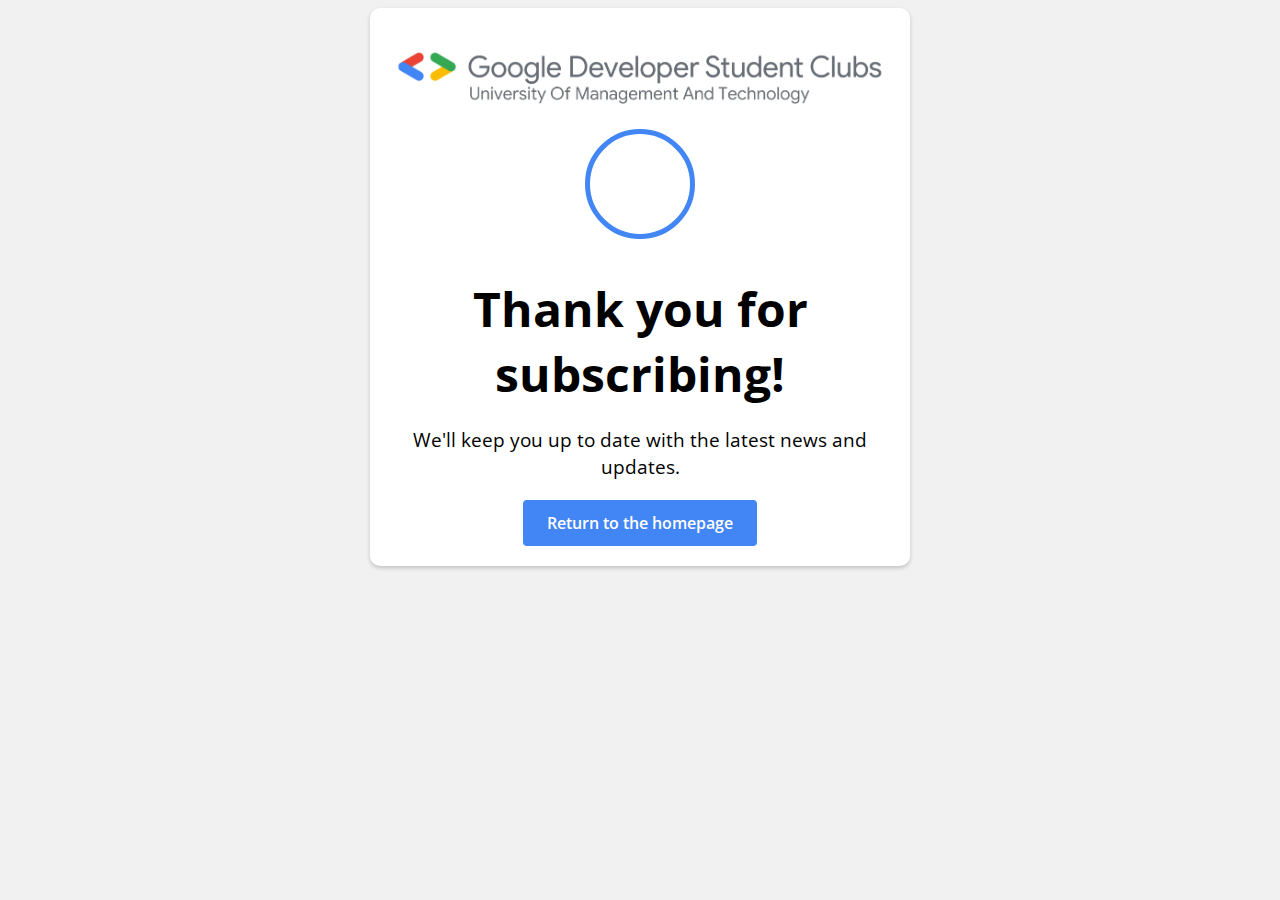
<file: thankyouPage.html>
<!DOCTYPE html>
<html>

<head>
    <link rel="icon" href="assets/images/favicons-32x32.png" sizes="32x32" type="image/png">
    <link rel="preconnect" href="https://fonts.googleapis.com">
    <link rel="preconnect" href="https://fonts.gstatic.com" crossorigin>
    <link href="https://fonts.googleapis.com/css2?family=Open+Sans:wght@400;500;600;700&display=swap" rel="stylesheet">
    <title>GDSC UMT</title>
    <style>
        body {
            font-family: 'Open Sans', sans-serif;
            background-color: #f1f1f1;
        }

        .thank-you-container {
            width: 500px;
            margin: 0 auto;
            background-color: #fff;
            border-radius: 10px;
            box-shadow: 0 2px 4px rgba(0, 0, 0, 0.2);
            padding: 20px;
            text-align: center;
        }

        .thank-you-container h1 {
            font-size: 3rem;
            margin-bottom: 20px;
        }

        .thank-you-container p {
            font-size: 1.2rem;
            margin-bottom: 20px;
        }

        .thank-you-container a {
            display: inline-block;
            padding: 12px 24px;
            background-color: #4285F4;
            color: #fff;
            border-radius: 4px;
            text-decoration: none;
            font-size: 16px;
            font-weight: 600;
            cursor: pointer;
        }

        .thank-you-container a:hover {
            background-color: #3367D6;
        }

        .thank-you-container .checkmark {
            width: 100px;
            height: 100px;
            border-radius: 50%;
            border: 5px solid #4285F4;
            animation: checkmark-animation 1s ease-in-out;
        }

        .thank-you-container .checkmark .path {
            stroke-dasharray: 166;
            stroke-dashoffset: 166;
            stroke-width: 5;
            stroke: #4285F4;
            animation: checkmark-path-animation 2s ease-out;
        }

        .thank-you-container .logo {
            width: 100%;
            height: 100%;
            object-fit: cover;
            overflow: hidden;
            padding-bottom: 20px;
        }

        @keyframes checkmark-animation {
            0% {
                transform: scale(0);
            }

            100% {
                transform: scale(1);
            }
        }

        @keyframes checkmark-path-animation {
            0% {
                stroke-dashoffset: 166;
            }

            100% {
                stroke-dashoffset: 0;
            }
        }
    </style>
</head>

<body>
    <div class="thank-you-container">
        <img class="logo" src="assets\images\GDSCUMT_logo.png" alt="GDSC_UMT_Logo">
        <svg class="checkmark" viewBox="0 0 52 52">
            <circle class="path" cx="26" cy="26" r="25" fill="none" stroke-linecap="round" />
            <path class="path" fill="none" stroke-linecap="round" d="M14.1 27.2l7.1 7.2 16.7-16.8" />
        </svg>
        <h1>Thank you for subscribing!</h1>
        <p>We'll keep you up to date with the latest news and updates.</p>
        <a href="index.html">Return to the homepage</a>
    </div>
</body>

</html>
</file>
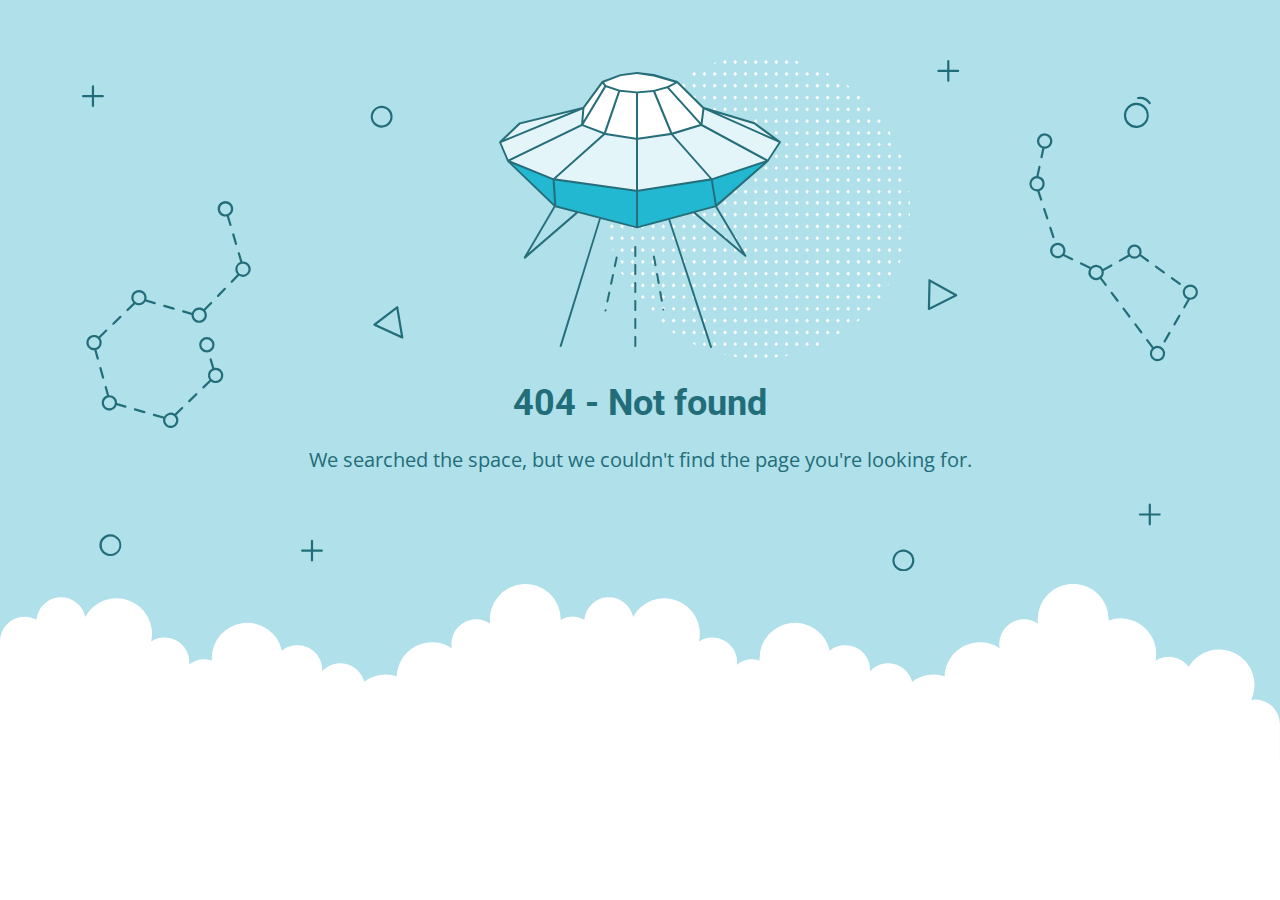
<file: assets/css/assets/coloredbg.html>
<!DOCTYPE html>
<html lang="en">
<head>
    <meta charset="utf-8" />
    <meta name="viewport" content="width=device-width, initial-scale=1.0">
    <meta http-equiv="cache-control" content="no-store,max-age=0" />
    <meta name="robots" content="noindex" />
    <title>404 - Not found</title>
    <link href="https://fonts.googleapis.com/css?family=Open+Sans:400,700%7CRoboto:400,700" rel="stylesheet">
<style>
    * {
        box-sizing: border-box;
        -moz-box-sizing: border-box;
        -webkit-tap-highlight-color: transparent;
    }
    body {
        margin: 0;
        padding: 0;
        height: 100%;
        -webkit-text-size-adjust: 100%;
    }
    .fit-wide {
        position: relative;
        overflow: hidden;
        max-width: 1240px;
        margin: 0 auto;
        padding-top: 60px;
        padding-bottom: 60px;
        padding-left: 20px;
        padding-right: 20px;
    }
    .background-wrap { position: relative; }
    .background-wrap.cloud-blue { background-color: #b0e0e9; }
    .background-wrap.white { background-color: #fff; }
    .title { 
        position: relative; 
        text-align: center;
        margin: 20px auto 10px;
    }
    .title--regular { font-family: 'Roboto', Arial, sans-serif; }
    .title--size-large { font-size: 36px; line-height: 46px; }
    .title--size-semimedium { font-size: 20px; line-height: 28px; }
    .title--weight-normal { font-weight: 400; }
    .title--weight-bold { font-weight: 700; }
    .title--subtitle { 
        padding-bottom: 40px; 
        font-family: 'Open Sans', Arial ,sans-serif; 
        text-align: center;
    }
    .error h1,
    .error p { color: #226d7a; }
    .error--bg__cover {
        position: absolute;
        left: 0;
        right: 0;
        width: 90%;
        margin: 0 auto;
    }
    .error--shape__clouds svg {
        display: block;
    }
    .abstract-half-dot--circle {
        z-index: 0;
        position: absolute;
        left: 15em;
        right: 0;
        width: 300px;
        height: 300px;
        margin: 0 auto;
    }
    .icon-graphic {
        z-index: 1;
        position: relative;
        width: 300px;
        height: 300px;
        margin: 0 auto;
    }
    @media screen and (max-width: 767px) {
        .error--bg__cover { display: none; }
        .abstract-half-dot--circle { left: 0; }
    }
</style>
</head>
<body>
    <div id="container">
        <section class="error content background-wrap cloud-blue">
            <div class="fit-wide">
                <div class="error--bg__cover">
                    <svg id="acce7670-904f-4f8c-b867-68138c2f8c06" data-name="Layer 1" xmlns="http://www.w3.org/2000/svg" viewBox="0 0 1019 467"><title>404_bg</title><path d="M962.794,62.029a11.471,11.471,0,0,1-.656-22.923h0a11.471,11.471,0,0,1,1.327,22.9C963.24,62.023,963.017,62.029,962.794,62.029ZM962.253,41.1a9.47,9.47,0,1,0,10,8.906,9.481,9.481,0,0,0-10-8.906Z" fill="#1e6d7a"/><path d="M974.934,40.4a1,1,0,0,1-.836-.45,10.049,10.049,0,0,0-9.688-4.276A1,1,0,0,1,964.1,33.7a11.952,11.952,0,0,1,11.67,5.153,1,1,0,0,1-.834,1.549Z" fill="#1e6d7a"/><path d="M273.605,61.8a9.971,9.971,0,0,1-7.251-3.106h0a10.012,10.012,0,1,1,7.251,3.106Zm0-17.991a8,8,0,0,0-5.8,13.507h0a8,8,0,1,0,5.8-13.507Z" fill="#226d7a"/><path d="M26.007,453q-.131,0-.261,0a10.019,10.019,0,1,1,.261,0ZM26,435a8.042,8.042,0,1,0,.208,0C26.134,435,26.064,435,26,435Z" fill="#226d7a"/><path d="M750.007,467q-.13,0-.261,0a9.933,9.933,0,0,1-6.994-3.108h0a10,10,0,1,1,7.255,3.11Zm-.013-18a8,8,0,0,0-5.793,13.511h0a8,8,0,1,0,6-13.509C750.134,449,750.063,449,749.994,449Z" fill="#226d7a"/><path d="M292.416,254.312a1.013,1.013,0,0,1-.417-.09L266.634,242.6a1,1,0,0,1-.191-1.7L287.2,225a1,1,0,0,1,1.594.629l4.607,27.516a1,1,0,0,1-.986,1.165Zm-23.437-12.835,22.139,10.141L287.1,227.6Z" fill="#226d7a"/><path d="M773.316,228.33a1,1,0,0,1-1-1.022l.571-26.14a1,1,0,0,1,1.487-.851l24.356,13.607a1,1,0,0,1-.038,1.767l-24.926,12.532A1.006,1.006,0,0,1,773.316,228.33Zm1.535-25.456-.5,22.815,21.756-10.938Z" fill="#226d7a"/><path d="M136.509,150.348l-2.39-8.09a7.115,7.115,0,1,0-1.9.629l2.372,8.028a1,1,0,0,0,.959.717,1,1,0,0,0,.959-1.284ZM126,136a5,5,0,1,1,5,5A5.006,5.006,0,0,1,126,136Z" fill="#226d7a"/><path d="M137.141,159.545l2.55,8.632a1,1,0,0,0,.959.717,1.037,1.037,0,0,0,.284-.041,1,1,0,0,0,.675-1.243l-2.55-8.631a1,1,0,0,0-1.918.566Z" fill="#226d7a"/><path d="M129.751,208.226l-6.265,6.461a1,1,0,0,0,1.436,1.393l6.265-6.461a1,1,0,0,0-1.436-1.393Z" fill="#226d7a"/><path d="M92.076,230.463l7.936,2.293c0,.082-.012.162-.012.244a7,7,0,1,0,12.587-4.2l6.07-6.259a1,1,0,1,0-1.436-1.393l-6.052,6.242a6.978,6.978,0,0,0-10.8,3.386l-7.737-2.235a1,1,0,0,0-.555,1.922ZM107,228a5,5,0,1,1-5,5A5.006,5.006,0,0,1,107,228Z" fill="#226d7a"/><path d="M74.783,225.467l8.647,2.5a.989.989,0,0,0,.278.04,1,1,0,0,0,.276-1.962l-8.646-2.5a1,1,0,0,0-.555,1.922Z" fill="#226d7a"/><path d="M28.617,241.8a1,1,0,0,0,.7-.282l6.461-6.266a1,1,0,0,0-1.393-1.436l-6.461,6.266a1,1,0,0,0,.7,1.718Z" fill="#226d7a"/><path d="M19.257,291.006a1,1,0,0,0,.964-1.269L17.8,281.069a1,1,0,0,0-1.927.537l2.419,8.668A1,1,0,0,0,19.257,291.006Z" fill="#226d7a"/><path d="M13.216,264.635a6.979,6.979,0,0,0,3.394-10.8l6.242-6.052a1,1,0,1,0-1.393-1.435L15.2,252.413A7,7,0,1,0,11,265c.08,0,.158-.009.237-.012l2.219,7.95a1,1,0,0,0,1.927-.538ZM6,258a5,5,0,1,1,5,5A5.006,5.006,0,0,1,6,258Z" fill="#226d7a"/><path d="M39.924,315.537l-7.936-2.293c0-.082.012-.162.012-.244a7.008,7.008,0,0,0-7-7c-.08,0-.158.009-.237.012l-2.123-7.606a1,1,0,0,0-1.927.537l2.072,7.422a7,7,0,1,0,8.847,8.859l7.737,2.235a1.025,1.025,0,0,0,.278.039,1,1,0,0,0,.277-1.961ZM25,318a5,5,0,1,1,5-5A5.006,5.006,0,0,1,25,318Z" fill="#226d7a"/><path d="M57.217,320.532l-8.647-2.5a1,1,0,1,0-.554,1.922l8.646,2.5a1.03,1.03,0,0,0,.278.039,1,1,0,0,0,.277-1.961Z" fill="#226d7a"/><path d="M90.765,317.017,84.592,323a6.975,6.975,0,0,0-9.76,2.693.984.984,0,0,0-.323-.168l-8.646-2.5a1,1,0,0,0-.554,1.922l8.646,2.5a1,1,0,0,0,.216.031,7,7,0,1,0,11.98-3.2l6.006-5.825a1,1,0,1,0-1.392-1.435ZM81,334a5,5,0,1,1,5-5A5.006,5.006,0,0,1,81,334Z" fill="#226d7a"/><path d="M103.687,304.486l-6.461,6.266a1,1,0,0,0,1.393,1.436l6.461-6.266a1,1,0,0,0-1.393-1.436Z" fill="#226d7a"/><path d="M147,184c-.182,0-.361.014-.54.027l-2.3-7.786a1,1,0,1,0-1.918.567l2.263,7.66a6.977,6.977,0,0,0-2.643,11.269l-5.845,6.028a1,1,0,1,0,1.436,1.392L143.419,197A7,7,0,1,0,147,184Zm0,12a4.995,4.995,0,0,1-1.121-9.863,1.033,1.033,0,0,0,.155-.022c.015,0,.025-.016.04-.021A5,5,0,1,1,147,196Z" fill="#226d7a"/><path d="M52,224a7,7,0,0,0,5.984-3.386l8.153,2.356a1.025,1.025,0,0,0,.278.039,1,1,0,0,0,.276-1.961l-7.924-2.29a7,7,0,1,0-11.918,2.965l-6.006,5.824a1,1,0,1,0,1.392,1.436L48.408,223A6.952,6.952,0,0,0,52,224Zm0-12a5,5,0,1,1-5,5A5.006,5.006,0,0,1,52,212Z" fill="#226d7a"/><path d="M122,281a6.984,6.984,0,0,0-1.218.113l-2.362-8.03a1,1,0,0,0-1.919.564l2.381,8.1a6.972,6.972,0,0,0-2.492,10.427l-6.242,6.052a1,1,0,0,0,1.393,1.435l6.259-6.069A7,7,0,1,0,122,281Zm0,12a5,5,0,1,1,5-5A5.006,5.006,0,0,1,122,293Z" fill="#226d7a"/><path d="M121,260a7,7,0,1,0-7,7A7.008,7.008,0,0,0,121,260Zm-12,0a5,5,0,1,1,5,5A5.006,5.006,0,0,1,109,260Z" fill="#226d7a"/><path d="M886.983,162.773a1,1,0,0,0,.951-1.311l-2.8-8.555a1,1,0,0,0-1.9.621l2.8,8.555A1,1,0,0,0,886.983,162.773Z" fill="#226d7a"/><path d="M879.544,135.8a1,1,0,1,0-1.9.621l2.795,8.555a1,1,0,0,0,.951.69,1,1,0,0,0,.95-1.311Z" fill="#226d7a"/><path d="M904.543,181l-7.442-3.582a7.032,7.032,0,1,0-1.252,1.616l7.827,3.768a.981.981,0,0,0,.432.1,1,1,0,0,0,.435-1.9ZM891,179a5,5,0,1,1,5-5A5.006,5.006,0,0,1,891,179Z" fill="#226d7a"/><path d="M956.292,179.469a6.477,6.477,0,0,0,9.659-.268l6.739,4.9a1,1,0,1,0,1.176-1.617L967,177.492a6.5,6.5,0,1,0-11.811.4,1.064,1.064,0,0,0-.121.039l-7.852,4.4a1,1,0,0,0,.976,1.745l7.853-4.4A.985.985,0,0,0,956.292,179.469ZM961,170.5a4.5,4.5,0,1,1-4.5,4.5A4.505,4.505,0,0,1,961,170.5Z" fill="#226d7a"/><path d="M987.248,194.689a1,1,0,1,0,1.176-1.617l-7.278-5.294a1,1,0,0,0-1.176,1.618Z" fill="#226d7a"/><path d="M995.7,198.366a1,1,0,0,0-1.176,1.617l7.28,5.293a.986.986,0,0,0,.587.192,1,1,0,0,0,.588-1.809Z" fill="#226d7a"/><path d="M1002.5,232.72a1,1,0,0,0-1.366.365l-4.5,7.793a1,1,0,1,0,1.732,1l4.5-7.792A1,1,0,0,0,1002.5,232.72Z" fill="#226d7a"/><path d="M993.49,248.305a1,1,0,0,0-1.366.366l-4.5,7.793a1,1,0,0,0,1.733,1l4.5-7.793A1,1,0,0,0,993.49,248.305Z" fill="#226d7a"/><path d="M951.8,226.4a1,1,0,0,0-1.6,1.2l5.4,7.2a1,1,0,1,0,1.6-1.2Z" fill="#226d7a"/><path d="M962.6,240.8A1,1,0,0,0,961,242l5.4,7.2A1,1,0,0,0,968,248Z" fill="#226d7a"/><path d="M931.091,198.789a6.943,6.943,0,0,0,1.777-6.129l7.473-4.185a1,1,0,1,0-.977-1.745l-7.172,4.016a6.988,6.988,0,0,0-11.127-1.7.981.981,0,0,0-.3-.23l-8.11-3.9a1,1,0,1,0-.867,1.8l8.1,3.9a6.988,6.988,0,0,0,9.645,9.428L934,206a1,1,0,0,0,1.6-1.2ZM921,194a5,5,0,1,1,5,5A5.006,5.006,0,0,1,921,194Z" fill="#226d7a"/><path d="M941,212a1,1,0,0,0-1.6,1.2l5.4,7.2a1,1,0,1,0,1.6-1.2Z" fill="#226d7a"/><path d="M876.837,80.654l-1.7,7.937a1,1,0,0,0,.767,1.187,1.029,1.029,0,0,0,.211.022,1,1,0,0,0,.977-.79l1.718-8.02c.064,0,.126.01.19.01a7.013,7.013,0,1,0-2.163-.346ZM879,69a5,5,0,1,1-5,5A5.006,5.006,0,0,1,879,69Z" fill="#226d7a"/><path d="M879,113a7.012,7.012,0,0,0-5.58-6.855l1.786-8.335a1,1,0,0,0-1.955-.419L871.4,106.03A7,7,0,0,0,872,120c.091,0,.18-.01.271-.014l2.576,7.879a1,1,0,0,0,.95.69.985.985,0,0,0,.31-.05,1,1,0,0,0,.64-1.261l-2.492-7.624A7.007,7.007,0,0,0,879,113Zm-7,5a5,5,0,1,1,5-5A5.006,5.006,0,0,1,872,118Z" fill="#226d7a"/><path d="M1012,205a7,7,0,0,0-2.469,13.542l-3.9,6.75a1,1,0,1,0,1.732,1l4.227-7.314c.136.008.271.021.41.021a7,7,0,0,0,0-14Zm0,12a5,5,0,1,1,5-5A5.006,5.006,0,0,1,1012,217Z" fill="#226d7a"/><path d="M982,261a6.941,6.941,0,0,0-3.527.964L973.4,255.2a1,1,0,1,0-1.6,1.2l5.109,6.812A6.99,6.99,0,1,0,982,261Zm0,12a5,5,0,1,1,5-5A5.006,5.006,0,0,1,982,273Z" fill="#226d7a"/><path d="M19,32H11V24a1,1,0,0,0-2,0v8H1a1,1,0,0,0,0,2H9v8a1,1,0,0,0,2,0V34h8a1,1,0,0,0,0-2Z" fill="#206d7a"/><path d="M219,447h-8v-8a1,1,0,0,0-2,0v8h-8a1,1,0,0,0,0,2h8v8a1,1,0,0,0,2,0v-8h8a1,1,0,0,0,0-2Z" fill="#206d7a"/><path d="M984,414h-8v-8a1,1,0,0,0-2,0v8h-8a1,1,0,0,0,0,2h8v8a1,1,0,0,0,2,0v-8h8a1,1,0,0,0,0-2Z" fill="#206d7a"/><path d="M800,9h-8V1a1,1,0,0,0-2,0V9h-8a1,1,0,0,0,0,2h8v8a1,1,0,0,0,2,0V11h8a1,1,0,0,0,0-2Z" fill="#206d7a"/></svg>
                </div>
                <div>
                    <div class="abstract-half-dot--circle">
                        <svg id="a57f7293-9654-4013-9c82-7cad22fc3689" data-name="Layer 1" xmlns="http://www.w3.org/2000/svg" viewBox="0 0 300 298.181"><title>circle_dots</title><polygon points="145.742 133.848 147.581 131.734 145.742 129.621 143.904 131.734 145.742 133.848" fill="#fff"/><polygon points="145.742 122.041 147.581 119.928 145.742 117.814 143.904 119.928 145.742 122.041" fill="#fff"/><polygon points="145.742 110.235 147.581 108.122 145.742 106.008 143.904 108.122 145.742 110.235" fill="#fff"/><polygon points="145.742 98.429 147.581 96.316 145.742 94.202 143.904 96.316 145.742 98.429" fill="#fff"/><polygon points="145.742 86.624 147.581 84.51 145.742 82.396 143.904 84.51 145.742 86.624" fill="#fff"/><polygon points="156.015 129.621 154.177 131.734 156.015 133.848 157.854 131.734 156.015 129.621" fill="#fff"/><polygon points="156.015 117.814 154.177 119.928 156.015 122.041 157.854 119.928 156.015 117.814" fill="#fff"/><polygon points="156.015 106.008 154.177 108.122 156.015 110.235 157.854 108.122 156.015 106.008" fill="#fff"/><polygon points="156.015 94.202 154.177 96.316 156.015 98.429 157.854 96.316 156.015 94.202" fill="#fff"/><polygon points="156.015 82.396 154.177 84.51 156.015 86.624 157.854 84.51 156.015 82.396" fill="#fff"/><polygon points="166.288 129.621 164.45 131.734 166.288 133.848 168.13 131.734 166.288 129.621" fill="#fff"/><polygon points="166.288 117.814 164.45 119.928 166.288 122.041 168.13 119.928 166.288 117.814" fill="#fff"/><polygon points="166.288 106.008 164.45 108.122 166.288 110.235 168.13 108.122 166.288 106.008" fill="#fff"/><polygon points="166.288 94.202 164.45 96.316 166.288 98.429 168.13 96.316 166.288 94.202" fill="#fff"/><polygon points="168.128 84.51 166.288 82.396 164.45 84.51 166.288 86.624 168.128 84.51" fill="#fff"/><polygon points="176.563 129.621 174.724 131.734 176.563 133.848 178.401 131.734 176.563 129.621" fill="#fff"/><polygon points="176.563 117.814 174.724 119.928 176.563 122.041 178.401 119.928 176.563 117.814" fill="#fff"/><polygon points="176.563 106.008 174.724 108.122 176.563 110.235 178.401 108.122 176.563 106.008" fill="#fff"/><polygon points="176.563 94.202 174.724 96.316 176.563 98.429 178.401 96.316 176.563 94.202" fill="#fff"/><polygon points="176.563 82.396 174.724 84.51 176.563 86.624 178.401 84.51 176.563 82.396" fill="#fff"/><polygon points="186.835 129.621 184.997 131.734 186.835 133.848 188.674 131.734 186.835 129.621" fill="#fff"/><polygon points="186.835 117.814 184.997 119.928 186.835 122.041 188.674 119.928 186.835 117.814" fill="#fff"/><polygon points="186.835 106.008 184.997 108.122 186.835 110.235 188.674 108.122 186.835 106.008" fill="#fff"/><polygon points="186.835 94.202 184.997 96.316 186.835 98.429 188.674 96.316 186.835 94.202" fill="#fff"/><polygon points="186.835 82.396 184.997 84.51 186.835 86.624 188.674 84.51 186.835 82.396" fill="#fff"/><polygon points="197.11 129.621 195.268 131.734 197.11 133.848 198.948 131.734 197.11 129.621" fill="#fff"/><polygon points="197.11 117.814 195.268 119.928 197.11 122.041 198.948 119.928 197.11 117.814" fill="#fff"/><polygon points="197.11 106.008 195.268 108.122 197.11 110.235 198.948 108.122 197.11 106.008" fill="#fff"/><polygon points="197.11 94.202 195.268 96.316 197.11 98.429 198.948 96.316 197.11 94.202" fill="#fff"/><polygon points="197.11 82.396 195.27 84.51 197.11 86.624 198.948 84.51 197.11 82.396" fill="#fff"/><polygon points="207.383 129.621 205.545 131.734 207.383 133.848 209.221 131.734 207.383 129.621" fill="#fff"/><polygon points="207.383 117.814 205.545 119.928 207.383 122.041 209.221 119.928 207.383 117.814" fill="#fff"/><polygon points="207.383 106.008 205.545 108.122 207.383 110.235 209.221 108.122 207.383 106.008" fill="#fff"/><polygon points="207.383 94.202 205.545 96.316 207.383 98.429 209.221 96.316 207.383 94.202" fill="#fff"/><polygon points="207.383 82.396 205.545 84.51 207.383 86.624 209.221 84.51 207.383 82.396" fill="#fff"/><polygon points="217.656 129.621 215.817 131.734 217.656 133.848 219.497 131.734 217.656 129.621" fill="#fff"/><polygon points="217.656 117.814 215.817 119.928 217.656 122.041 219.497 119.928 217.656 117.814" fill="#fff"/><polygon points="217.656 106.008 215.817 108.122 217.656 110.235 219.497 108.122 217.656 106.008" fill="#fff"/><polygon points="217.656 94.202 215.817 96.316 217.656 98.429 219.497 96.316 217.656 94.202" fill="#fff"/><polygon points="219.496 84.51 217.656 82.396 215.817 84.51 217.656 86.624 219.496 84.51" fill="#fff"/><polygon points="227.93 129.621 226.092 131.734 227.93 133.848 229.769 131.734 227.93 129.621" fill="#fff"/><polygon points="227.93 117.814 226.092 119.928 227.93 122.041 229.769 119.928 227.93 117.814" fill="#fff"/><polygon points="227.93 106.008 226.092 108.122 227.93 110.235 229.769 108.122 227.93 106.008" fill="#fff"/><polygon points="227.93 94.202 226.092 96.316 227.93 98.429 229.769 96.316 227.93 94.202" fill="#fff"/><polygon points="227.93 82.396 226.092 84.51 227.93 86.624 229.769 84.51 227.93 82.396" fill="#fff"/><polygon points="238.203 129.621 236.365 131.734 238.203 133.848 240.042 131.734 238.203 129.621" fill="#fff"/><polygon points="238.203 117.814 236.365 119.928 238.203 122.041 240.042 119.928 238.203 117.814" fill="#fff"/><polygon points="238.203 106.008 236.365 108.122 238.203 110.235 240.042 108.122 238.203 106.008" fill="#fff"/><polygon points="238.203 94.202 236.365 96.316 238.203 98.429 240.042 96.316 238.203 94.202" fill="#fff"/><polygon points="238.203 82.396 236.365 84.51 238.203 86.624 240.042 84.51 238.203 82.396" fill="#fff"/><polygon points="248.478 133.848 250.316 131.734 248.478 129.621 246.636 131.734 248.478 133.848" fill="#fff"/><polygon points="248.478 122.041 250.316 119.928 248.478 117.814 246.636 119.928 248.478 122.041" fill="#fff"/><polygon points="248.478 110.235 250.316 108.122 248.478 106.008 246.636 108.122 248.478 110.235" fill="#fff"/><polygon points="248.478 98.429 250.316 96.316 248.478 94.202 246.636 96.316 248.478 98.429" fill="#fff"/><polygon points="246.638 84.51 248.478 86.624 250.316 84.51 248.478 82.396 246.638 84.51" fill="#fff"/><polygon points="258.751 129.621 256.912 131.734 258.751 133.848 260.589 131.734 258.751 129.621" fill="#fff"/><polygon points="258.751 117.814 256.912 119.928 258.751 122.041 260.589 119.928 258.751 117.814" fill="#fff"/><polygon points="258.751 106.008 256.912 108.122 258.751 110.235 260.589 108.122 258.751 106.008" fill="#fff"/><polygon points="258.751 94.202 256.912 96.316 258.751 98.429 260.589 96.316 258.751 94.202" fill="#fff"/><polygon points="258.751 82.396 256.912 84.51 258.751 86.624 260.589 84.51 258.751 82.396" fill="#fff"/><polygon points="269.023 129.621 267.185 131.734 269.023 133.848 270.865 131.734 269.023 129.621" fill="#fff"/><polygon points="269.023 117.814 267.185 119.928 269.023 122.041 270.865 119.928 269.023 117.814" fill="#fff"/><polygon points="269.023 106.008 267.185 108.122 269.023 110.235 270.865 108.122 269.023 106.008" fill="#fff"/><polygon points="269.023 94.202 267.185 96.316 269.023 98.429 270.865 96.316 269.023 94.202" fill="#fff"/><polygon points="270.863 84.51 269.023 82.396 267.185 84.51 269.023 86.624 270.863 84.51" fill="#fff"/><polygon points="145.742 75.064 147.581 72.95 145.742 70.837 143.904 72.95 145.742 75.064" fill="#fff"/><polygon points="145.742 63.258 147.581 61.144 145.742 59.031 143.904 61.144 145.742 63.258" fill="#fff"/><polygon points="145.742 51.452 147.581 49.338 145.742 47.225 143.904 49.338 145.742 51.452" fill="#fff"/><polygon points="145.742 39.646 147.581 37.532 145.742 35.419 143.904 37.532 145.742 39.646" fill="#fff"/><polygon points="145.742 27.84 147.581 25.726 145.742 23.612 143.904 25.726 145.742 27.84" fill="#fff"/><polygon points="147.581 13.92 145.742 11.806 143.904 13.92 145.742 16.033 147.581 13.92" fill="#fff"/><polygon points="143.904 2.114 145.742 4.227 147.581 2.114 145.742 0 143.904 2.114" fill="#fff"/><polygon points="156.015 70.837 154.177 72.95 156.015 75.064 157.854 72.95 156.015 70.837" fill="#fff"/><polygon points="156.015 59.031 154.177 61.144 156.015 63.258 157.854 61.144 156.015 59.031" fill="#fff"/><polygon points="156.015 47.225 154.177 49.338 156.015 51.452 157.854 49.338 156.015 47.225" fill="#fff"/><polygon points="156.015 35.419 154.177 37.532 156.015 39.646 157.854 37.532 156.015 35.419" fill="#fff"/><polygon points="156.015 23.612 154.177 25.726 156.015 27.84 157.854 25.726 156.015 23.612" fill="#fff"/><polygon points="156.015 11.806 154.177 13.92 156.015 16.033 157.854 13.92 156.015 11.806" fill="#fff"/><polygon points="156.015 0 154.177 2.114 156.015 4.227 157.854 2.114 156.015 0" fill="#fff"/><polygon points="166.288 70.837 164.45 72.95 166.288 75.064 168.13 72.95 166.288 70.837" fill="#fff"/><polygon points="166.288 59.031 164.45 61.144 166.288 63.258 168.13 61.144 166.288 59.031" fill="#fff"/><polygon points="166.288 47.225 164.45 49.338 166.288 51.452 168.13 49.338 166.288 47.225" fill="#fff"/><polygon points="166.288 35.419 164.45 37.532 166.288 39.646 168.13 37.532 166.288 35.419" fill="#fff"/><polygon points="166.288 23.612 164.45 25.726 166.288 27.84 168.13 25.726 166.288 23.612" fill="#fff"/><polygon points="166.288 11.806 164.45 13.92 166.288 16.033 168.13 13.92 166.288 11.806" fill="#fff"/><polygon points="166.288 0 164.45 2.114 166.288 4.227 168.13 2.114 166.288 0" fill="#fff"/><polygon points="176.563 70.837 174.724 72.95 176.563 75.064 178.401 72.95 176.563 70.837" fill="#fff"/><polygon points="176.563 59.031 174.724 61.144 176.563 63.258 178.401 61.144 176.563 59.031" fill="#fff"/><polygon points="176.563 47.225 174.724 49.338 176.563 51.452 178.401 49.338 176.563 47.225" fill="#fff"/><polygon points="176.563 35.419 174.724 37.532 176.563 39.646 178.401 37.532 176.563 35.419" fill="#fff"/><polygon points="176.563 23.612 174.724 25.726 176.563 27.84 178.401 25.726 176.563 23.612" fill="#fff"/><polygon points="176.563 11.806 174.724 13.92 176.563 16.033 178.401 13.92 176.563 11.806" fill="#fff"/><polygon points="176.563 0 174.724 2.114 176.563 4.227 178.401 2.114 176.563 0" fill="#fff"/><polygon points="186.835 70.837 184.997 72.95 186.835 75.064 188.674 72.95 186.835 70.837" fill="#fff"/><polygon points="186.835 59.031 184.997 61.144 186.835 63.258 188.674 61.144 186.835 59.031" fill="#fff"/><polygon points="186.835 47.225 184.997 49.338 186.835 51.452 188.674 49.338 186.835 47.225" fill="#fff"/><polygon points="186.835 35.419 184.997 37.532 186.835 39.646 188.674 37.532 186.835 35.419" fill="#fff"/><polygon points="186.835 23.612 184.997 25.726 186.835 27.84 188.674 25.726 186.835 23.612" fill="#fff"/><polygon points="186.835 11.806 184.997 13.92 186.835 16.033 188.674 13.92 186.835 11.806" fill="#fff"/><path d="M186.835,4.227l1.839-2.113-.31-.356c-.826-.225-1.651-.45-2.483-.661L185,2.114Z" fill="#fff"/><polygon points="197.11 70.837 195.268 72.95 197.11 75.064 198.948 72.95 197.11 70.837" fill="#fff"/><polygon points="197.11 59.031 195.268 61.144 197.11 63.258 198.948 61.144 197.11 59.031" fill="#fff"/><polygon points="197.11 47.225 195.268 49.338 197.11 51.452 198.948 49.338 197.11 47.225" fill="#fff"/><polygon points="197.11 35.419 195.268 37.532 197.11 39.646 198.948 37.532 197.11 35.419" fill="#fff"/><polygon points="197.11 23.612 195.268 25.726 197.11 27.84 198.948 25.726 197.11 23.612" fill="#fff"/><polygon points="197.11 11.806 195.268 13.92 197.11 16.033 198.948 13.92 197.11 11.806" fill="#fff"/><polygon points="207.383 70.837 205.545 72.95 207.383 75.064 209.221 72.95 207.383 70.837" fill="#fff"/><polygon points="207.383 59.031 205.545 61.144 207.383 63.258 209.221 61.144 207.383 59.031" fill="#fff"/><polygon points="207.383 47.225 205.545 49.338 207.383 51.452 209.221 49.338 207.383 47.225" fill="#fff"/><polygon points="207.383 35.419 205.545 37.532 207.383 39.646 209.221 37.532 207.383 35.419" fill="#fff"/><polygon points="207.383 23.612 205.545 25.726 207.383 27.84 209.221 25.726 207.383 23.612" fill="#fff"/><polygon points="207.383 11.806 205.545 13.92 207.383 16.033 209.221 13.92 207.383 11.806" fill="#fff"/><polygon points="217.656 70.837 215.817 72.95 217.656 75.064 219.497 72.95 217.656 70.837" fill="#fff"/><polygon points="217.656 59.031 215.817 61.144 217.656 63.258 219.497 61.144 217.656 59.031" fill="#fff"/><polygon points="217.656 47.225 215.817 49.338 217.656 51.452 219.497 49.338 217.656 47.225" fill="#fff"/><polygon points="217.656 35.419 215.817 37.532 217.656 39.646 219.497 37.532 217.656 35.419" fill="#fff"/><polygon points="217.656 23.612 215.817 25.726 217.656 27.84 219.497 25.726 217.656 23.612" fill="#fff"/><path d="M217.656,16.033l1.753-2.011c-.842-.445-1.685-.887-2.535-1.317l-1.057,1.215Z" fill="#fff"/><polygon points="227.93 70.837 226.092 72.95 227.93 75.064 229.769 72.95 227.93 70.837" fill="#fff"/><polygon points="227.93 59.031 226.092 61.144 227.93 63.258 229.769 61.144 227.93 59.031" fill="#fff"/><polygon points="227.93 47.225 226.092 49.338 227.93 51.452 229.769 49.338 227.93 47.225" fill="#fff"/><polygon points="227.93 35.419 226.092 37.532 227.93 39.646 229.769 37.532 227.93 35.419" fill="#fff"/><polygon points="227.93 23.612 226.092 25.726 227.93 27.84 229.769 25.726 227.93 23.612" fill="#fff"/><polygon points="238.203 70.837 236.365 72.95 238.203 75.064 240.042 72.95 238.203 70.837" fill="#fff"/><polygon points="238.203 59.031 236.365 61.144 238.203 63.258 240.042 61.144 238.203 59.031" fill="#fff"/><polygon points="238.203 47.225 236.365 49.338 238.203 51.452 240.042 49.338 238.203 47.225" fill="#fff"/><polygon points="238.203 35.419 236.365 37.532 238.203 39.646 240.042 37.532 238.203 35.419" fill="#fff"/><path d="M236.365,25.726,238.2,27.84l1.084-1.246c-.744-.555-1.5-1.1-2.25-1.641Z" fill="#fff"/><polygon points="248.478 75.064 250.316 72.95 248.478 70.837 246.636 72.95 248.478 75.064" fill="#fff"/><polygon points="248.478 63.258 250.316 61.144 248.478 59.031 246.636 61.144 248.478 63.258" fill="#fff"/><polygon points="250.316 49.338 248.478 47.225 246.636 49.338 248.478 51.452 250.316 49.338" fill="#fff"/><polygon points="246.636 37.532 248.478 39.646 250.316 37.532 248.478 35.419 246.636 37.532" fill="#fff"/><polygon points="258.751 70.837 256.912 72.95 258.751 75.064 260.589 72.95 258.751 70.837" fill="#fff"/><polygon points="258.751 59.031 256.912 61.144 258.751 63.258 260.589 61.144 258.751 59.031" fill="#fff"/><polygon points="258.751 47.225 256.912 49.338 258.751 51.452 260.589 49.338 258.751 47.225" fill="#fff"/><polygon points="269.023 70.837 267.185 72.95 269.023 75.064 270.865 72.95 269.023 70.837" fill="#fff"/><polygon points="269.023 59.031 267.185 61.144 269.023 63.258 270.865 61.144 269.023 59.031" fill="#fff"/><polygon points="279.445 129.621 277.607 131.734 279.445 133.848 281.284 131.734 279.445 129.621" fill="#fff"/><polygon points="279.445 117.814 277.607 119.928 279.445 122.041 281.284 119.928 279.445 117.814" fill="#fff"/><polygon points="279.445 106.008 277.607 108.122 279.445 110.235 281.284 108.122 279.445 106.008" fill="#fff"/><polygon points="279.445 94.202 277.607 96.316 279.445 98.429 281.284 96.316 279.445 94.202" fill="#fff"/><polygon points="279.445 82.396 277.607 84.51 279.445 86.624 281.284 84.51 279.445 82.396" fill="#fff"/><polygon points="289.718 129.621 287.88 131.734 289.718 133.848 291.56 131.734 289.718 129.621" fill="#fff"/><polygon points="289.718 117.814 287.88 119.928 289.718 122.041 291.56 119.928 289.718 117.814" fill="#fff"/><polygon points="289.718 106.008 287.88 108.122 289.718 110.235 291.56 108.122 289.718 106.008" fill="#fff"/><path d="M287.88,96.316l1.838,2.113,1.515-1.739c-.151-.422-.3-.846-.451-1.267L289.718,94.2Z" fill="#fff"/><path d="M299.092,130.656l-.938,1.078,1.192,1.37Q299.229,131.877,299.092,130.656Z" fill="#fff"/><path d="M279.445,75.064l1.241-1.427q-.721-1.278-1.466-2.541l-1.613,1.854Z" fill="#fff"/><polygon points="1.838 129.621 0 131.734 1.838 133.848 3.677 131.734 1.838 129.621" fill="#fff"/><polygon points="1.838 117.814 0 119.928 1.838 122.041 3.677 119.928 1.838 117.814" fill="#fff"/><path d="M1.838,110.235l1.839-2.113-1.534-1.764q-.456,1.6-.876,3.22Z" fill="#fff"/><polygon points="12.113 129.621 10.271 131.734 12.113 133.848 13.951 131.734 12.113 129.621" fill="#fff"/><polygon points="12.113 117.814 10.271 119.928 12.113 122.041 13.951 119.928 12.113 117.814" fill="#fff"/><polygon points="12.113 106.008 10.271 108.122 12.113 110.235 13.951 108.122 12.113 106.008" fill="#fff"/><polygon points="12.113 94.202 10.271 96.316 12.113 98.429 13.951 96.316 12.113 94.202" fill="#fff"/><polygon points="12.113 82.396 10.273 84.51 12.113 86.624 13.951 84.51 12.113 82.396" fill="#fff"/><polygon points="22.533 129.621 20.695 131.734 22.533 133.848 24.371 131.734 22.533 129.621" fill="#fff"/><polygon points="22.533 117.814 20.695 119.928 22.533 122.041 24.371 119.928 22.533 117.814" fill="#fff"/><polygon points="22.533 106.008 20.695 108.122 22.533 110.235 24.371 108.122 22.533 106.008" fill="#fff"/><polygon points="22.533 94.202 20.695 96.316 22.533 98.429 24.371 96.316 22.533 94.202" fill="#fff"/><polygon points="22.533 82.396 20.695 84.51 22.533 86.624 24.371 84.51 22.533 82.396" fill="#fff"/><polygon points="32.808 129.621 30.966 131.734 32.808 133.848 34.646 131.734 32.808 129.621" fill="#fff"/><polygon points="32.808 117.814 30.966 119.928 32.808 122.041 34.646 119.928 32.808 117.814" fill="#fff"/><polygon points="32.808 106.008 30.966 108.122 32.808 110.235 34.646 108.122 32.808 106.008" fill="#fff"/><polygon points="32.808 94.202 30.966 96.316 32.808 98.429 34.646 96.316 32.808 94.202" fill="#fff"/><polygon points="32.808 82.396 30.968 84.51 32.808 86.624 34.646 84.51 32.808 82.396" fill="#fff"/><polygon points="43.08 129.621 41.242 131.734 43.08 133.848 44.919 131.734 43.08 129.621" fill="#fff"/><polygon points="43.08 117.814 41.242 119.928 43.08 122.041 44.919 119.928 43.08 117.814" fill="#fff"/><polygon points="43.08 106.008 41.242 108.122 43.08 110.235 44.919 108.122 43.08 106.008" fill="#fff"/><polygon points="43.08 94.202 41.242 96.316 43.08 98.429 44.919 96.316 43.08 94.202" fill="#fff"/><polygon points="43.08 82.396 41.242 84.51 43.08 86.624 44.919 84.51 43.08 82.396" fill="#fff"/><polygon points="53.353 129.621 51.515 131.734 53.353 133.848 55.195 131.734 53.353 129.621" fill="#fff"/><polygon points="53.353 117.814 51.515 119.928 53.353 122.041 55.195 119.928 53.353 117.814" fill="#fff"/><polygon points="53.353 106.008 51.515 108.122 53.353 110.235 55.195 108.122 53.353 106.008" fill="#fff"/><polygon points="53.353 94.202 51.515 96.316 53.353 98.429 55.195 96.316 53.353 94.202" fill="#fff"/><polygon points="55.193 84.51 53.353 82.396 51.515 84.51 53.353 86.624 55.193 84.51" fill="#fff"/><polygon points="63.628 129.621 61.789 131.734 63.628 133.848 65.466 131.734 63.628 129.621" fill="#fff"/><polygon points="63.628 117.814 61.789 119.928 63.628 122.041 65.466 119.928 63.628 117.814" fill="#fff"/><polygon points="63.628 106.008 61.789 108.122 63.628 110.235 65.466 108.122 63.628 106.008" fill="#fff"/><polygon points="63.628 94.202 61.789 96.316 63.628 98.429 65.466 96.316 63.628 94.202" fill="#fff"/><polygon points="63.628 82.396 61.789 84.51 63.628 86.624 65.466 84.51 63.628 82.396" fill="#fff"/><polygon points="73.901 129.621 72.062 131.734 73.901 133.848 75.739 131.734 73.901 129.621" fill="#fff"/><polygon points="73.901 117.814 72.062 119.928 73.901 122.041 75.739 119.928 73.901 117.814" fill="#fff"/><polygon points="73.901 106.008 72.062 108.122 73.901 110.235 75.739 108.122 73.901 106.008" fill="#fff"/><polygon points="73.901 94.202 72.062 96.316 73.901 98.429 75.739 96.316 73.901 94.202" fill="#fff"/><polygon points="73.901 82.396 72.062 84.51 73.901 86.624 75.739 84.51 73.901 82.396" fill="#fff"/><polygon points="84.174 129.621 82.335 131.734 84.174 133.848 86.015 131.734 84.174 129.621" fill="#fff"/><polygon points="84.174 117.814 82.335 119.928 84.174 122.041 86.015 119.928 84.174 117.814" fill="#fff"/><polygon points="84.174 106.008 82.335 108.122 84.174 110.235 86.015 108.122 84.174 106.008" fill="#fff"/><polygon points="84.174 94.202 82.335 96.316 84.174 98.429 86.015 96.316 84.174 94.202" fill="#fff"/><polygon points="86.014 84.51 84.174 82.396 82.335 84.51 84.174 86.624 86.014 84.51" fill="#fff"/><polygon points="94.448 129.621 92.61 131.734 94.448 133.848 96.286 131.734 94.448 129.621" fill="#fff"/><polygon points="94.448 117.814 92.61 119.928 94.448 122.041 96.286 119.928 94.448 117.814" fill="#fff"/><polygon points="94.448 106.008 92.61 108.122 94.448 110.235 96.286 108.122 94.448 106.008" fill="#fff"/><polygon points="94.448 94.202 92.61 96.316 94.448 98.429 96.286 96.316 94.448 94.202" fill="#fff"/><polygon points="94.448 82.396 92.61 84.51 94.448 86.624 96.286 84.51 94.448 82.396" fill="#fff"/><polygon points="104.721 129.621 102.883 131.734 104.721 133.848 106.559 131.734 104.721 129.621" fill="#fff"/><polygon points="104.721 117.814 102.883 119.928 104.721 122.041 106.559 119.928 104.721 117.814" fill="#fff"/><polygon points="104.721 106.008 102.883 108.122 104.721 110.235 106.559 108.122 104.721 106.008" fill="#fff"/><polygon points="104.721 94.202 102.883 96.316 104.721 98.429 106.559 96.316 104.721 94.202" fill="#fff"/><polygon points="104.721 82.396 102.883 84.51 104.721 86.624 106.559 84.51 104.721 82.396" fill="#fff"/><polygon points="114.996 129.621 113.154 131.734 114.996 133.848 116.834 131.734 114.996 129.621" fill="#fff"/><polygon points="114.996 117.814 113.154 119.928 114.996 122.041 116.834 119.928 114.996 117.814" fill="#fff"/><polygon points="114.996 106.008 113.154 108.122 114.996 110.235 116.834 108.122 114.996 106.008" fill="#fff"/><polygon points="114.996 94.202 113.154 96.316 114.996 98.429 116.834 96.316 114.996 94.202" fill="#fff"/><polygon points="114.996 82.396 113.156 84.51 114.996 86.624 116.834 84.51 114.996 82.396" fill="#fff"/><polygon points="125.268 133.848 127.107 131.734 125.268 129.621 123.43 131.734 125.268 133.848" fill="#fff"/><polygon points="125.268 122.041 127.107 119.928 125.268 117.814 123.43 119.928 125.268 122.041" fill="#fff"/><polygon points="125.268 110.235 127.107 108.122 125.268 106.008 123.43 108.122 125.268 110.235" fill="#fff"/><polygon points="125.268 98.429 127.107 96.316 125.268 94.202 123.43 96.316 125.268 98.429" fill="#fff"/><polygon points="125.268 86.624 127.107 84.51 125.268 82.396 123.43 84.51 125.268 86.624" fill="#fff"/><polygon points="135.541 133.848 137.383 131.734 135.541 129.621 133.703 131.734 135.541 133.848" fill="#fff"/><polygon points="135.541 122.041 137.383 119.928 135.541 117.814 133.703 119.928 135.541 122.041" fill="#fff"/><polygon points="135.541 110.235 137.383 108.122 135.541 106.008 133.703 108.122 135.541 110.235" fill="#fff"/><polygon points="135.541 98.429 137.383 96.316 135.541 94.202 133.703 96.316 135.541 98.429" fill="#fff"/><polygon points="135.541 86.624 137.381 84.51 135.541 82.396 133.703 84.51 135.541 86.624" fill="#fff"/><polygon points="22.533 70.837 20.695 72.95 22.533 75.064 24.371 72.95 22.533 70.837" fill="#fff"/><path d="M22.533,63.258l1.838-2.114-.387-.445c-.55.779-1.1,1.559-1.634,2.349Z" fill="#fff"/><polygon points="32.808 70.837 30.966 72.95 32.808 75.064 34.646 72.95 32.808 70.837" fill="#fff"/><polygon points="32.808 59.031 30.966 61.144 32.808 63.258 34.646 61.144 32.808 59.031" fill="#fff"/><path d="M32.808,51.452l1.838-2.114-.9-1.037c-.616.7-1.222,1.416-1.825,2.132Z" fill="#fff"/><polygon points="43.08 70.837 41.242 72.95 43.08 75.064 44.919 72.95 43.08 70.837" fill="#fff"/><polygon points="43.08 59.031 41.242 61.144 43.08 63.258 44.919 61.144 43.08 59.031" fill="#fff"/><polygon points="43.08 47.225 41.242 49.338 43.08 51.452 44.919 49.338 43.08 47.225" fill="#fff"/><path d="M43.08,39.646l1.839-2.114-.342-.393q-1.016.947-2.015,1.911Z" fill="#fff"/><polygon points="53.353 70.837 51.515 72.95 53.353 75.064 55.195 72.95 53.353 70.837" fill="#fff"/><polygon points="53.353 59.031 51.515 61.144 53.353 63.258 55.195 61.144 53.353 59.031" fill="#fff"/><polygon points="53.353 47.225 51.515 49.338 53.353 51.452 55.195 49.338 53.353 47.225" fill="#fff"/><polygon points="53.353 35.419 51.515 37.532 53.353 39.646 55.195 37.532 53.353 35.419" fill="#fff"/><polygon points="63.628 70.837 61.789 72.95 63.628 75.064 65.466 72.95 63.628 70.837" fill="#fff"/><polygon points="63.628 59.031 61.789 61.144 63.628 63.258 65.466 61.144 63.628 59.031" fill="#fff"/><polygon points="63.628 47.225 61.789 49.338 63.628 51.452 65.466 49.338 63.628 47.225" fill="#fff"/><polygon points="63.628 35.419 61.789 37.532 63.628 39.646 65.466 37.532 63.628 35.419" fill="#fff"/><polygon points="63.628 23.612 61.789 25.726 63.628 27.84 65.466 25.726 63.628 23.612" fill="#fff"/><polygon points="73.901 70.837 72.062 72.95 73.901 75.064 75.739 72.95 73.901 70.837" fill="#fff"/><polygon points="73.901 59.031 72.062 61.144 73.901 63.258 75.739 61.144 73.901 59.031" fill="#fff"/><polygon points="73.901 47.225 72.062 49.338 73.901 51.452 75.739 49.338 73.901 47.225" fill="#fff"/><polygon points="73.901 35.419 72.062 37.532 73.901 39.646 75.739 37.532 73.901 35.419" fill="#fff"/><polygon points="73.901 23.612 72.062 25.726 73.901 27.84 75.739 25.726 73.901 23.612" fill="#fff"/><path d="M73.9,16.033l.476-.547c-.214.119-.429.237-.642.357Z" fill="#fff"/><polygon points="84.174 70.837 82.335 72.95 84.174 75.064 86.015 72.95 84.174 70.837" fill="#fff"/><polygon points="84.174 59.031 82.335 61.144 84.174 63.258 86.015 61.144 84.174 59.031" fill="#fff"/><polygon points="84.174 47.225 82.335 49.338 84.174 51.452 86.015 49.338 84.174 47.225" fill="#fff"/><polygon points="84.174 35.419 82.335 37.532 84.174 39.646 86.015 37.532 84.174 35.419" fill="#fff"/><polygon points="84.174 23.612 82.335 25.726 84.174 27.84 86.015 25.726 84.174 23.612" fill="#fff"/><polygon points="84.174 11.806 82.335 13.92 84.174 16.033 86.015 13.92 84.174 11.806" fill="#fff"/><polygon points="94.448 70.837 92.61 72.95 94.448 75.064 96.286 72.95 94.448 70.837" fill="#fff"/><polygon points="94.448 59.031 92.61 61.144 94.448 63.258 96.286 61.144 94.448 59.031" fill="#fff"/><polygon points="94.448 47.225 92.61 49.338 94.448 51.452 96.286 49.338 94.448 47.225" fill="#fff"/><polygon points="94.448 35.419 92.61 37.532 94.448 39.646 96.286 37.532 94.448 35.419" fill="#fff"/><polygon points="94.448 23.612 92.61 25.726 94.448 27.84 96.286 25.726 94.448 23.612" fill="#fff"/><polygon points="94.448 11.806 92.61 13.92 94.448 16.033 96.286 13.92 94.448 11.806" fill="#fff"/><polygon points="104.721 70.837 102.883 72.95 104.721 75.064 106.559 72.95 104.721 70.837" fill="#fff"/><polygon points="104.721 59.031 102.883 61.144 104.721 63.258 106.559 61.144 104.721 59.031" fill="#fff"/><polygon points="104.721 47.225 102.883 49.338 104.721 51.452 106.559 49.338 104.721 47.225" fill="#fff"/><polygon points="104.721 35.419 102.883 37.532 104.721 39.646 106.559 37.532 104.721 35.419" fill="#fff"/><polygon points="104.721 23.612 102.883 25.726 104.721 27.84 106.559 25.726 104.721 23.612" fill="#fff"/><polygon points="104.721 11.806 102.883 13.92 104.721 16.033 106.559 13.92 104.721 11.806" fill="#fff"/><path d="M104.721,4.227l1.759-2.022c-.937.266-1.868.545-2.8.828Z" fill="#fff"/><polygon points="114.996 70.837 113.154 72.95 114.996 75.064 116.834 72.95 114.996 70.837" fill="#fff"/><polygon points="114.996 59.031 113.154 61.144 114.996 63.258 116.834 61.144 114.996 59.031" fill="#fff"/><polygon points="114.996 47.225 113.154 49.338 114.996 51.452 116.834 49.338 114.996 47.225" fill="#fff"/><polygon points="114.996 35.419 113.154 37.532 114.996 39.646 116.834 37.532 114.996 35.419" fill="#fff"/><polygon points="114.996 23.612 113.154 25.726 114.996 27.84 116.834 25.726 114.996 23.612" fill="#fff"/><polygon points="114.996 11.806 113.154 13.92 114.996 16.033 116.834 13.92 114.996 11.806" fill="#fff"/><path d="M113.154,2.114,115,4.227l1.838-2.113-1.8-2.066-.1.023Z" fill="#fff"/><polygon points="125.268 75.064 127.107 72.95 125.268 70.837 123.43 72.95 125.268 75.064" fill="#fff"/><polygon points="125.268 63.258 127.107 61.144 125.268 59.031 123.43 61.144 125.268 63.258" fill="#fff"/><polygon points="125.268 51.452 127.107 49.338 125.268 47.225 123.43 49.338 125.268 51.452" fill="#fff"/><polygon points="125.268 39.646 127.107 37.532 125.268 35.419 123.43 37.532 125.268 39.646" fill="#fff"/><polygon points="125.268 27.84 127.107 25.726 125.268 23.612 123.43 25.726 125.268 27.84" fill="#fff"/><polygon points="125.268 16.033 127.107 13.92 125.268 11.806 123.43 13.92 125.268 16.033" fill="#fff"/><polygon points="127.107 2.114 125.268 0 123.43 2.114 125.268 4.227 127.107 2.114" fill="#fff"/><polygon points="135.541 75.064 137.383 72.95 135.541 70.837 133.703 72.95 135.541 75.064" fill="#fff"/><polygon points="135.541 63.258 137.383 61.144 135.541 59.031 133.703 61.144 135.541 63.258" fill="#fff"/><polygon points="135.541 51.452 137.383 49.338 135.541 47.225 133.703 49.338 135.541 51.452" fill="#fff"/><polygon points="135.541 39.646 137.383 37.532 135.541 35.419 133.703 37.532 135.541 39.646" fill="#fff"/><polygon points="135.541 27.84 137.383 25.726 135.541 23.612 133.703 25.726 135.541 27.84" fill="#fff"/><polygon points="135.541 16.033 137.383 13.92 135.541 11.806 133.703 13.92 135.541 16.033" fill="#fff"/><polygon points="137.383 2.114 135.541 0 133.703 2.114 135.541 4.227 137.383 2.114" fill="#fff"/><polygon points="145.742 286.348 147.581 284.234 145.742 282.121 143.904 284.234 145.742 286.348" fill="#fff"/><polygon points="145.742 274.542 147.581 272.428 145.742 270.315 143.904 272.428 145.742 274.542" fill="#fff"/><polygon points="145.742 262.736 147.581 260.622 145.742 258.509 143.904 260.622 145.742 262.736" fill="#fff"/><polygon points="145.742 250.929 147.581 248.815 145.742 246.702 143.904 248.815 145.742 250.929" fill="#fff"/><polygon points="145.742 239.123 147.581 237.01 145.742 234.896 143.904 237.01 145.742 239.123" fill="#fff"/><polygon points="154.177 284.234 156.015 286.348 157.854 284.234 156.015 282.121 154.177 284.234" fill="#fff"/><polygon points="156.015 270.315 154.177 272.428 156.015 274.542 157.854 272.428 156.015 270.315" fill="#fff"/><polygon points="156.015 258.509 154.177 260.622 156.015 262.736 157.854 260.622 156.015 258.509" fill="#fff"/><polygon points="156.015 246.702 154.177 248.815 156.015 250.929 157.854 248.815 156.015 246.702" fill="#fff"/><polygon points="156.015 234.896 154.177 237.01 156.015 239.123 157.854 237.01 156.015 234.896" fill="#fff"/><polygon points="164.45 284.234 166.288 286.348 168.13 284.234 166.288 282.121 164.45 284.234" fill="#fff"/><polygon points="166.288 270.315 164.45 272.428 166.288 274.542 168.13 272.428 166.288 270.315" fill="#fff"/><polygon points="166.288 258.509 164.45 260.622 166.288 262.736 168.13 260.622 166.288 258.509" fill="#fff"/><polygon points="166.288 246.702 164.45 248.815 166.288 250.929 168.13 248.815 166.288 246.702" fill="#fff"/><polygon points="166.288 234.896 164.45 237.01 166.288 239.123 168.13 237.01 166.288 234.896" fill="#fff"/><polygon points="174.724 284.234 176.563 286.348 178.401 284.234 176.563 282.121 174.724 284.234" fill="#fff"/><polygon points="176.563 270.315 174.724 272.428 176.563 274.542 178.401 272.428 176.563 270.315" fill="#fff"/><polygon points="176.563 258.509 174.724 260.622 176.563 262.736 178.401 260.622 176.563 258.509" fill="#fff"/><polygon points="176.563 246.702 174.724 248.815 176.563 250.929 178.401 248.815 176.563 246.702" fill="#fff"/><polygon points="176.563 234.896 174.724 237.01 176.563 239.123 178.401 237.01 176.563 234.896" fill="#fff"/><polygon points="184.997 284.234 186.835 286.348 188.674 284.234 186.835 282.121 184.997 284.234" fill="#fff"/><polygon points="186.835 270.315 184.997 272.428 186.835 274.542 188.674 272.428 186.835 270.315" fill="#fff"/><polygon points="186.835 258.509 184.997 260.622 186.835 262.736 188.674 260.622 186.835 258.509" fill="#fff"/><polygon points="186.835 246.702 184.997 248.815 186.835 250.929 188.674 248.815 186.835 246.702" fill="#fff"/><polygon points="186.835 234.896 184.997 237.01 186.835 239.123 188.674 237.01 186.835 234.896" fill="#fff"/><polygon points="195.268 284.234 197.11 286.348 198.948 284.234 197.11 282.121 195.268 284.234" fill="#fff"/><polygon points="197.11 270.315 195.268 272.428 197.11 274.542 198.948 272.428 197.11 270.315" fill="#fff"/><polygon points="197.11 258.509 195.268 260.622 197.11 262.736 198.948 260.622 197.11 258.509" fill="#fff"/><polygon points="197.11 246.702 195.268 248.815 197.11 250.929 198.948 248.815 197.11 246.702" fill="#fff"/><polygon points="197.11 234.896 195.268 237.01 197.11 239.123 198.948 237.01 197.11 234.896" fill="#fff"/><polygon points="205.545 284.234 207.383 286.348 209.221 284.234 207.383 282.121 205.545 284.234" fill="#fff"/><polygon points="207.383 270.315 205.545 272.428 207.383 274.542 209.221 272.428 207.383 270.315" fill="#fff"/><polygon points="207.383 258.509 205.545 260.622 207.383 262.736 209.221 260.622 207.383 258.509" fill="#fff"/><polygon points="207.383 246.702 205.545 248.815 207.383 250.929 209.221 248.815 207.383 246.702" fill="#fff"/><polygon points="207.383 234.896 205.545 237.01 207.383 239.123 209.221 237.01 207.383 234.896" fill="#fff"/><polygon points="215.817 272.428 217.656 274.542 219.497 272.428 217.656 270.315 215.817 272.428" fill="#fff"/><polygon points="217.656 258.509 215.817 260.622 217.656 262.736 219.497 260.622 217.656 258.509" fill="#fff"/><polygon points="217.656 246.702 215.817 248.815 217.656 250.929 219.497 248.815 217.656 246.702" fill="#fff"/><polygon points="217.656 234.896 215.817 237.01 217.656 239.123 219.497 237.01 217.656 234.896" fill="#fff"/><polygon points="226.092 272.428 227.93 274.542 229.769 272.428 227.93 270.315 226.092 272.428" fill="#fff"/><polygon points="227.93 258.509 226.092 260.622 227.93 262.736 229.769 260.622 227.93 258.509" fill="#fff"/><polygon points="227.93 246.702 226.092 248.815 227.93 250.929 229.769 248.815 227.93 246.702" fill="#fff"/><polygon points="227.93 234.896 226.092 237.01 227.93 239.123 229.769 237.01 227.93 234.896" fill="#fff"/><polygon points="236.365 260.622 238.203 262.736 240.042 260.622 238.203 258.509 236.365 260.622" fill="#fff"/><polygon points="238.203 246.702 236.365 248.815 238.203 250.929 240.042 248.815 238.203 246.702" fill="#fff"/><polygon points="238.203 234.896 236.365 237.01 238.203 239.123 240.042 237.01 238.203 234.896" fill="#fff"/><path d="M248.478,258.509l-1.842,2.113.929,1.067c.7-.6,1.391-1.22,2.081-1.837Z" fill="#fff"/><polygon points="248.478 250.929 250.316 248.815 248.478 246.702 246.636 248.815 248.478 250.929" fill="#fff"/><polygon points="248.478 239.123 250.316 237.01 248.478 234.896 246.636 237.01 248.478 239.123" fill="#fff"/><polygon points="260.589 248.815 258.751 246.702 256.912 248.815 258.751 250.929 260.589 248.815" fill="#fff"/><polygon points="256.912 237.01 258.751 239.123 260.589 237.01 258.751 234.896 256.912 237.01" fill="#fff"/><path d="M269.023,234.9l-1.838,2.114,1.766,2.03q.864-1.126,1.707-2.268Z" fill="#fff"/><polygon points="145.742 227.565 147.581 225.451 145.742 223.337 143.904 225.451 145.742 227.565" fill="#fff"/><polygon points="145.742 215.759 147.581 213.645 145.742 211.531 143.904 213.645 145.742 215.759" fill="#fff"/><polygon points="145.742 203.952 147.581 201.838 145.742 199.725 143.904 201.838 145.742 203.952" fill="#fff"/><polygon points="145.742 192.146 147.581 190.032 145.742 187.919 143.904 190.032 145.742 192.146" fill="#fff"/><polygon points="145.742 180.34 147.581 178.226 145.742 176.113 143.904 178.226 145.742 180.34" fill="#fff"/><polygon points="145.742 168.534 147.581 166.42 145.742 164.307 143.904 166.42 145.742 168.534" fill="#fff"/><polygon points="145.742 156.727 147.581 154.614 145.742 152.5 143.904 154.614 145.742 156.727" fill="#fff"/><polygon points="145.742 144.921 147.581 142.808 145.742 140.694 143.904 142.808 145.742 144.921" fill="#fff"/><polygon points="156.015 223.337 154.177 225.451 156.015 227.565 157.854 225.451 156.015 223.337" fill="#fff"/><polygon points="156.015 211.531 154.177 213.645 156.015 215.759 157.854 213.645 156.015 211.531" fill="#fff"/><polygon points="156.015 199.725 154.177 201.838 156.015 203.952 157.854 201.838 156.015 199.725" fill="#fff"/><polygon points="156.015 187.919 154.177 190.032 156.015 192.146 157.854 190.032 156.015 187.919" fill="#fff"/><polygon points="156.015 176.113 154.177 178.226 156.015 180.34 157.854 178.226 156.015 176.113" fill="#fff"/><polygon points="156.015 164.307 154.177 166.42 156.015 168.534 157.854 166.42 156.015 164.307" fill="#fff"/><polygon points="156.015 152.5 154.177 154.614 156.015 156.727 157.854 154.614 156.015 152.5" fill="#fff"/><polygon points="156.015 140.694 154.177 142.808 156.015 144.921 157.854 142.808 156.015 140.694" fill="#fff"/><polygon points="168.128 225.451 166.288 223.337 164.45 225.451 166.288 227.565 168.128 225.451" fill="#fff"/><polygon points="166.288 211.531 164.45 213.645 166.288 215.759 168.13 213.645 166.288 211.531" fill="#fff"/><polygon points="166.288 199.725 164.45 201.838 166.288 203.952 168.13 201.838 166.288 199.725" fill="#fff"/><polygon points="166.288 187.919 164.45 190.032 166.288 192.146 168.13 190.032 166.288 187.919" fill="#fff"/><polygon points="166.288 176.113 164.45 178.226 166.288 180.34 168.13 178.226 166.288 176.113" fill="#fff"/><polygon points="166.288 164.307 164.45 166.42 166.288 168.534 168.13 166.42 166.288 164.307" fill="#fff"/><polygon points="166.288 152.5 164.45 154.614 166.288 156.727 168.13 154.614 166.288 152.5" fill="#fff"/><polygon points="166.288 140.694 164.45 142.808 166.288 144.921 168.13 142.808 166.288 140.694" fill="#fff"/><polygon points="176.563 223.337 174.724 225.451 176.563 227.565 178.401 225.451 176.563 223.337" fill="#fff"/><polygon points="176.563 211.531 174.724 213.645 176.563 215.759 178.401 213.645 176.563 211.531" fill="#fff"/><polygon points="176.563 199.725 174.724 201.838 176.563 203.952 178.401 201.838 176.563 199.725" fill="#fff"/><polygon points="176.563 187.919 174.724 190.032 176.563 192.146 178.401 190.032 176.563 187.919" fill="#fff"/><polygon points="176.563 176.113 174.724 178.226 176.563 180.34 178.401 178.226 176.563 176.113" fill="#fff"/><polygon points="176.563 164.307 174.724 166.42 176.563 168.534 178.401 166.42 176.563 164.307" fill="#fff"/><polygon points="176.563 152.5 174.724 154.614 176.563 156.727 178.401 154.614 176.563 152.5" fill="#fff"/><polygon points="176.563 140.694 174.724 142.808 176.563 144.921 178.401 142.808 176.563 140.694" fill="#fff"/><polygon points="186.835 223.337 184.997 225.451 186.835 227.565 188.674 225.451 186.835 223.337" fill="#fff"/><polygon points="186.835 211.531 184.997 213.645 186.835 215.759 188.674 213.645 186.835 211.531" fill="#fff"/><polygon points="186.835 199.725 184.997 201.838 186.835 203.952 188.674 201.838 186.835 199.725" fill="#fff"/><polygon points="186.835 187.919 184.997 190.032 186.835 192.146 188.674 190.032 186.835 187.919" fill="#fff"/><polygon points="186.835 176.113 184.997 178.226 186.835 180.34 188.674 178.226 186.835 176.113" fill="#fff"/><polygon points="186.835 164.307 184.997 166.42 186.835 168.534 188.674 166.42 186.835 164.307" fill="#fff"/><polygon points="186.835 152.5 184.997 154.614 186.835 156.727 188.674 154.614 186.835 152.5" fill="#fff"/><polygon points="186.835 140.694 184.997 142.808 186.835 144.921 188.674 142.808 186.835 140.694" fill="#fff"/><polygon points="197.11 223.337 195.27 225.451 197.11 227.565 198.948 225.451 197.11 223.337" fill="#fff"/><polygon points="197.11 211.531 195.268 213.645 197.11 215.759 198.948 213.645 197.11 211.531" fill="#fff"/><polygon points="197.11 199.725 195.268 201.838 197.11 203.952 198.948 201.838 197.11 199.725" fill="#fff"/><polygon points="197.11 187.919 195.268 190.032 197.11 192.146 198.948 190.032 197.11 187.919" fill="#fff"/><polygon points="197.11 176.113 195.268 178.226 197.11 180.34 198.948 178.226 197.11 176.113" fill="#fff"/><polygon points="197.11 164.307 195.268 166.42 197.11 168.534 198.948 166.42 197.11 164.307" fill="#fff"/><polygon points="197.11 152.5 195.268 154.614 197.11 156.727 198.948 154.614 197.11 152.5" fill="#fff"/><polygon points="197.11 140.694 195.268 142.808 197.11 144.921 198.948 142.808 197.11 140.694" fill="#fff"/><polygon points="207.383 223.337 205.545 225.451 207.383 227.565 209.221 225.451 207.383 223.337" fill="#fff"/><polygon points="207.383 211.531 205.545 213.645 207.383 215.759 209.221 213.645 207.383 211.531" fill="#fff"/><polygon points="207.383 199.725 205.545 201.838 207.383 203.952 209.221 201.838 207.383 199.725" fill="#fff"/><polygon points="207.383 187.919 205.545 190.032 207.383 192.146 209.221 190.032 207.383 187.919" fill="#fff"/><polygon points="207.383 176.113 205.545 178.226 207.383 180.34 209.221 178.226 207.383 176.113" fill="#fff"/><polygon points="207.383 164.307 205.545 166.42 207.383 168.534 209.221 166.42 207.383 164.307" fill="#fff"/><polygon points="207.383 152.5 205.545 154.614 207.383 156.727 209.221 154.614 207.383 152.5" fill="#fff"/><polygon points="207.383 140.694 205.545 142.808 207.383 144.921 209.221 142.808 207.383 140.694" fill="#fff"/><polygon points="219.496 225.451 217.656 223.337 215.817 225.451 217.656 227.565 219.496 225.451" fill="#fff"/><polygon points="217.656 211.531 215.817 213.645 217.656 215.759 219.497 213.645 217.656 211.531" fill="#fff"/><polygon points="217.656 199.725 215.817 201.838 217.656 203.952 219.497 201.838 217.656 199.725" fill="#fff"/><polygon points="217.656 187.919 215.817 190.032 217.656 192.146 219.497 190.032 217.656 187.919" fill="#fff"/><polygon points="217.656 176.113 215.817 178.226 217.656 180.34 219.497 178.226 217.656 176.113" fill="#fff"/><polygon points="217.656 164.307 215.817 166.42 217.656 168.534 219.497 166.42 217.656 164.307" fill="#fff"/><polygon points="217.656 152.5 215.817 154.614 217.656 156.727 219.497 154.614 217.656 152.5" fill="#fff"/><polygon points="217.656 140.694 215.817 142.808 217.656 144.921 219.497 142.808 217.656 140.694" fill="#fff"/><polygon points="227.93 223.337 226.092 225.451 227.93 227.565 229.769 225.451 227.93 223.337" fill="#fff"/><polygon points="227.93 211.531 226.092 213.645 227.93 215.759 229.769 213.645 227.93 211.531" fill="#fff"/><polygon points="227.93 199.725 226.092 201.838 227.93 203.952 229.769 201.838 227.93 199.725" fill="#fff"/><polygon points="227.93 187.919 226.092 190.032 227.93 192.146 229.769 190.032 227.93 187.919" fill="#fff"/><polygon points="227.93 176.113 226.092 178.226 227.93 180.34 229.769 178.226 227.93 176.113" fill="#fff"/><polygon points="227.93 164.307 226.092 166.42 227.93 168.534 229.769 166.42 227.93 164.307" fill="#fff"/><polygon points="227.93 152.5 226.092 154.614 227.93 156.727 229.769 154.614 227.93 152.5" fill="#fff"/><polygon points="227.93 140.694 226.092 142.808 227.93 144.921 229.769 142.808 227.93 140.694" fill="#fff"/><polygon points="238.203 223.337 236.365 225.451 238.203 227.565 240.042 225.451 238.203 223.337" fill="#fff"/><polygon points="238.203 211.531 236.365 213.645 238.203 215.759 240.042 213.645 238.203 211.531" fill="#fff"/><polygon points="238.203 199.725 236.365 201.838 238.203 203.952 240.042 201.838 238.203 199.725" fill="#fff"/><polygon points="238.203 187.919 236.365 190.032 238.203 192.146 240.042 190.032 238.203 187.919" fill="#fff"/><polygon points="238.203 176.113 236.365 178.226 238.203 180.34 240.042 178.226 238.203 176.113" fill="#fff"/><polygon points="238.203 164.307 236.365 166.42 238.203 168.534 240.042 166.42 238.203 164.307" fill="#fff"/><polygon points="238.203 152.5 236.365 154.614 238.203 156.727 240.042 154.614 238.203 152.5" fill="#fff"/><polygon points="238.203 140.694 236.365 142.808 238.203 144.921 240.042 142.808 238.203 140.694" fill="#fff"/><polygon points="246.638 225.451 248.478 227.565 250.316 225.451 248.478 223.337 246.638 225.451" fill="#fff"/><polygon points="248.478 215.759 250.316 213.645 248.478 211.531 246.636 213.645 248.478 215.759" fill="#fff"/><polygon points="248.478 203.952 250.316 201.838 248.478 199.725 246.636 201.838 248.478 203.952" fill="#fff"/><polygon points="248.478 192.146 250.316 190.032 248.478 187.919 246.636 190.032 248.478 192.146" fill="#fff"/><polygon points="248.478 180.34 250.316 178.226 248.478 176.113 246.636 178.226 248.478 180.34" fill="#fff"/><polygon points="248.478 168.534 250.316 166.42 248.478 164.307 246.636 166.42 248.478 168.534" fill="#fff"/><polygon points="248.478 156.727 250.316 154.614 248.478 152.5 246.636 154.614 248.478 156.727" fill="#fff"/><polygon points="248.478 144.921 250.316 142.808 248.478 140.694 246.636 142.808 248.478 144.921" fill="#fff"/><polygon points="258.751 223.337 256.912 225.451 258.751 227.565 260.589 225.451 258.751 223.337" fill="#fff"/><polygon points="258.751 211.531 256.912 213.645 258.751 215.759 260.589 213.645 258.751 211.531" fill="#fff"/><polygon points="258.751 199.725 256.912 201.838 258.751 203.952 260.589 201.838 258.751 199.725" fill="#fff"/><polygon points="258.751 187.919 256.912 190.032 258.751 192.146 260.589 190.032 258.751 187.919" fill="#fff"/><polygon points="258.751 176.113 256.912 178.226 258.751 180.34 260.589 178.226 258.751 176.113" fill="#fff"/><polygon points="258.751 164.307 256.912 166.42 258.751 168.534 260.589 166.42 258.751 164.307" fill="#fff"/><polygon points="258.751 152.5 256.912 154.614 258.751 156.727 260.589 154.614 258.751 152.5" fill="#fff"/><polygon points="258.751 140.694 256.912 142.808 258.751 144.921 260.589 142.808 258.751 140.694" fill="#fff"/><polygon points="267.185 225.451 269.023 227.565 270.863 225.451 269.023 223.337 267.185 225.451" fill="#fff"/><polygon points="269.023 211.531 267.185 213.645 269.023 215.759 270.865 213.645 269.023 211.531" fill="#fff"/><polygon points="269.023 199.725 267.185 201.838 269.023 203.952 270.865 201.838 269.023 199.725" fill="#fff"/><polygon points="269.023 187.919 267.185 190.032 269.023 192.146 270.865 190.032 269.023 187.919" fill="#fff"/><polygon points="269.023 176.113 267.185 178.226 269.023 180.34 270.865 178.226 269.023 176.113" fill="#fff"/><polygon points="269.023 164.307 267.185 166.42 269.023 168.534 270.865 166.42 269.023 164.307" fill="#fff"/><polygon points="269.023 152.5 267.185 154.614 269.023 156.727 270.865 154.614 269.023 152.5" fill="#fff"/><polygon points="269.023 140.694 267.185 142.808 269.023 144.921 270.865 142.808 269.023 140.694" fill="#fff"/><path d="M279.445,223.337l-1.838,2.114.384.442c.508-.83,1-1.669,1.5-2.51Z" fill="#fff"/><polygon points="277.607 213.645 279.445 215.759 281.284 213.645 279.445 211.531 277.607 213.645" fill="#fff"/><polygon points="279.445 199.725 277.607 201.838 279.445 203.952 281.284 201.838 279.445 199.725" fill="#fff"/><polygon points="279.445 187.919 277.607 190.032 279.445 192.146 281.284 190.032 279.445 187.919" fill="#fff"/><polygon points="279.445 176.113 277.607 178.226 279.445 180.34 281.284 178.226 279.445 176.113" fill="#fff"/><polygon points="279.445 164.307 277.607 166.42 279.445 168.534 281.284 166.42 279.445 164.307" fill="#fff"/><polygon points="279.445 152.5 277.607 154.614 279.445 156.727 281.284 154.614 279.445 152.5" fill="#fff"/><polygon points="279.445 140.694 277.607 142.808 279.445 144.921 281.284 142.808 279.445 140.694" fill="#fff"/><path d="M289.718,199.725l-1.838,2.113,1.385,1.593c.389-.969.764-1.946,1.134-2.925Z" fill="#fff"/><polygon points="287.88 190.032 289.718 192.146 291.56 190.032 289.718 187.919 287.88 190.032" fill="#fff"/><polygon points="289.718 176.113 287.88 178.226 289.718 180.34 291.56 178.226 289.718 176.113" fill="#fff"/><polygon points="289.718 164.307 287.88 166.42 289.718 168.534 291.56 166.42 289.718 164.307" fill="#fff"/><polygon points="289.718 152.5 287.88 154.614 289.718 156.727 291.56 154.614 289.718 152.5" fill="#fff"/><polygon points="289.718 140.694 287.88 142.808 289.718 144.921 291.56 142.808 289.718 140.694" fill="#fff"/><path d="M298.154,166.42l.6.691c.07-.534.131-1.071.195-1.606Z" fill="#fff"/><path d="M298.154,154.614l1.6,1.843q.114-1.94.18-3.893Z" fill="#fff"/><path d="M298.154,142.808l1.839,2.113.007-.008q-.035-2.051-.122-4.087Z" fill="#fff"/><path d="M2.024,188.133c.267.952.547,1.9.832,2.843l.821-.944Z" fill="#fff"/><polygon points="3.677 178.226 1.838 176.113 0 178.226 1.838 180.34 3.677 178.226" fill="#fff"/><polygon points="0 166.42 1.838 168.534 3.677 166.42 1.838 164.307 0 166.42" fill="#fff"/><polygon points="1.838 152.5 0 154.614 1.838 156.727 3.677 154.614 1.838 152.5" fill="#fff"/><polygon points="1.838 140.694 0 142.808 1.838 144.921 3.677 142.808 1.838 140.694" fill="#fff"/><path d="M12.113,211.531l-.883,1.014c.434.9.882,1.8,1.334,2.7l1.387-1.595Z" fill="#fff"/><polygon points="10.271 201.838 12.113 203.952 13.951 201.838 12.113 199.725 10.271 201.838" fill="#fff"/><polygon points="12.113 187.919 10.271 190.032 12.113 192.146 13.951 190.032 12.113 187.919" fill="#fff"/><polygon points="12.113 176.113 10.271 178.226 12.113 180.34 13.951 178.226 12.113 176.113" fill="#fff"/><polygon points="12.113 164.307 10.271 166.42 12.113 168.534 13.951 166.42 12.113 164.307" fill="#fff"/><polygon points="12.113 152.5 10.271 154.614 12.113 156.727 13.951 154.614 12.113 152.5" fill="#fff"/><polygon points="12.113 140.694 10.271 142.808 12.113 144.921 13.951 142.808 12.113 140.694" fill="#fff"/><polygon points="30.966 237.01 32.808 239.123 34.646 237.01 32.808 234.896 30.966 237.01" fill="#fff"/><polygon points="44.919 248.815 43.08 246.702 41.242 248.815 43.08 250.929 44.919 248.815" fill="#fff"/><polygon points="41.242 237.01 43.08 239.123 44.919 237.01 43.08 234.896 41.242 237.01" fill="#fff"/><polygon points="51.515 260.622 53.353 262.736 55.195 260.622 53.353 258.509 51.515 260.622" fill="#fff"/><polygon points="53.353 246.702 51.515 248.815 53.353 250.929 55.195 248.815 53.353 246.702" fill="#fff"/><polygon points="53.353 234.896 51.515 237.01 53.353 239.123 55.195 237.01 53.353 234.896" fill="#fff"/><path d="M63.628,270.315l-1.4,1.609q1.152.791,2.32,1.56l.918-1.056Z" fill="#fff"/><polygon points="61.789 260.622 63.628 262.736 65.466 260.622 63.628 258.509 61.789 260.622" fill="#fff"/><polygon points="63.628 246.702 61.789 248.815 63.628 250.929 65.466 248.815 63.628 246.702" fill="#fff"/><polygon points="63.628 234.896 61.789 237.01 63.628 239.123 65.466 237.01 63.628 234.896" fill="#fff"/><polygon points="72.062 272.428 73.901 274.542 75.739 272.428 73.901 270.315 72.062 272.428" fill="#fff"/><polygon points="73.901 258.509 72.062 260.622 73.901 262.736 75.739 260.622 73.901 258.509" fill="#fff"/><polygon points="73.901 246.702 72.062 248.815 73.901 250.929 75.739 248.815 73.901 246.702" fill="#fff"/><polygon points="73.901 234.896 72.062 237.01 73.901 239.123 75.739 237.01 73.901 234.896" fill="#fff"/><path d="M84.174,282.121l-1.428,1.641q1.3.621,2.62,1.217l.649-.745Z" fill="#fff"/><polygon points="82.335 272.428 84.174 274.542 86.015 272.428 84.174 270.315 82.335 272.428" fill="#fff"/><polygon points="84.174 258.509 82.335 260.622 84.174 262.736 86.015 260.622 84.174 258.509" fill="#fff"/><polygon points="84.174 246.702 82.335 248.815 84.174 250.929 86.015 248.815 84.174 246.702" fill="#fff"/><polygon points="84.174 234.896 82.335 237.01 84.174 239.123 86.015 237.01 84.174 234.896" fill="#fff"/><polygon points="92.61 284.234 94.448 286.348 96.286 284.234 94.448 282.121 92.61 284.234" fill="#fff"/><polygon points="94.448 270.315 92.61 272.428 94.448 274.542 96.286 272.428 94.448 270.315" fill="#fff"/><polygon points="94.448 258.509 92.61 260.622 94.448 262.736 96.286 260.622 94.448 258.509" fill="#fff"/><polygon points="94.448 246.702 92.61 248.815 94.448 250.929 96.286 248.815 94.448 246.702" fill="#fff"/><polygon points="94.448 234.896 92.61 237.01 94.448 239.123 96.286 237.01 94.448 234.896" fill="#fff"/><polygon points="102.883 284.234 104.721 286.348 106.559 284.234 104.721 282.121 102.883 284.234" fill="#fff"/><polygon points="104.721 270.315 102.883 272.428 104.721 274.542 106.559 272.428 104.721 270.315" fill="#fff"/><polygon points="104.721 258.509 102.883 260.622 104.721 262.736 106.559 260.622 104.721 258.509" fill="#fff"/><polygon points="104.721 246.702 102.883 248.815 104.721 250.929 106.559 248.815 104.721 246.702" fill="#fff"/><polygon points="104.721 234.896 102.883 237.01 104.721 239.123 106.559 237.01 104.721 234.896" fill="#fff"/><polygon points="113.154 284.234 114.996 286.348 116.834 284.234 114.996 282.121 113.154 284.234" fill="#fff"/><polygon points="114.996 270.315 113.154 272.428 114.996 274.542 116.834 272.428 114.996 270.315" fill="#fff"/><polygon points="114.996 258.509 113.154 260.622 114.996 262.736 116.834 260.622 114.996 258.509" fill="#fff"/><polygon points="114.996 246.702 113.154 248.815 114.996 250.929 116.834 248.815 114.996 246.702" fill="#fff"/><polygon points="114.996 234.896 113.154 237.01 114.996 239.123 116.834 237.01 114.996 234.896" fill="#fff"/><polygon points="125.268 286.348 127.107 284.234 125.268 282.121 123.43 284.234 125.268 286.348" fill="#fff"/><polygon points="125.268 274.542 127.107 272.428 125.268 270.315 123.43 272.428 125.268 274.542" fill="#fff"/><polygon points="125.268 262.736 127.107 260.622 125.268 258.509 123.43 260.622 125.268 262.736" fill="#fff"/><polygon points="125.268 250.929 127.107 248.815 125.268 246.702 123.43 248.815 125.268 250.929" fill="#fff"/><polygon points="125.268 239.123 127.107 237.01 125.268 234.896 123.43 237.01 125.268 239.123" fill="#fff"/><polygon points="135.541 286.348 137.383 284.234 135.541 282.121 133.703 284.234 135.541 286.348" fill="#fff"/><polygon points="135.541 274.542 137.383 272.428 135.541 270.315 133.703 272.428 135.541 274.542" fill="#fff"/><polygon points="135.541 262.736 137.383 260.622 135.541 258.509 133.703 260.622 135.541 262.736" fill="#fff"/><polygon points="135.541 250.929 137.383 248.815 135.541 246.702 133.703 248.815 135.541 250.929" fill="#fff"/><polygon points="135.541 239.123 137.383 237.01 135.541 234.896 133.703 237.01 135.541 239.123" fill="#fff"/><polygon points="20.695 225.451 22.533 227.565 24.371 225.451 22.533 223.337 20.695 225.451" fill="#fff"/><polygon points="22.533 211.531 20.695 213.645 22.533 215.759 24.371 213.645 22.533 211.531" fill="#fff"/><polygon points="22.533 199.725 20.695 201.838 22.533 203.952 24.371 201.838 22.533 199.725" fill="#fff"/><polygon points="22.533 187.919 20.695 190.032 22.533 192.146 24.371 190.032 22.533 187.919" fill="#fff"/><polygon points="22.533 176.113 20.695 178.226 22.533 180.34 24.371 178.226 22.533 176.113" fill="#fff"/><polygon points="22.533 164.307 20.695 166.42 22.533 168.534 24.371 166.42 22.533 164.307" fill="#fff"/><polygon points="22.533 152.5 20.695 154.614 22.533 156.727 24.371 154.614 22.533 152.5" fill="#fff"/><polygon points="22.533 140.694 20.695 142.808 22.533 144.921 24.371 142.808 22.533 140.694" fill="#fff"/><polygon points="32.808 223.337 30.968 225.451 32.808 227.565 34.646 225.451 32.808 223.337" fill="#fff"/><polygon points="32.808 211.531 30.966 213.645 32.808 215.759 34.646 213.645 32.808 211.531" fill="#fff"/><polygon points="32.808 199.725 30.966 201.838 32.808 203.952 34.646 201.838 32.808 199.725" fill="#fff"/><polygon points="32.808 187.919 30.966 190.032 32.808 192.146 34.646 190.032 32.808 187.919" fill="#fff"/><polygon points="32.808 176.113 30.966 178.226 32.808 180.34 34.646 178.226 32.808 176.113" fill="#fff"/><polygon points="32.808 164.307 30.966 166.42 32.808 168.534 34.646 166.42 32.808 164.307" fill="#fff"/><polygon points="32.808 152.5 30.966 154.614 32.808 156.727 34.646 154.614 32.808 152.5" fill="#fff"/><polygon points="32.808 140.694 30.966 142.808 32.808 144.921 34.646 142.808 32.808 140.694" fill="#fff"/><polygon points="43.08 223.337 41.242 225.451 43.08 227.565 44.919 225.451 43.08 223.337" fill="#fff"/><polygon points="43.08 211.531 41.242 213.645 43.08 215.759 44.919 213.645 43.08 211.531" fill="#fff"/><polygon points="43.08 199.725 41.242 201.838 43.08 203.952 44.919 201.838 43.08 199.725" fill="#fff"/><polygon points="43.08 187.919 41.242 190.032 43.08 192.146 44.919 190.032 43.08 187.919" fill="#fff"/><polygon points="43.08 176.113 41.242 178.226 43.08 180.34 44.919 178.226 43.08 176.113" fill="#fff"/><polygon points="43.08 164.307 41.242 166.42 43.08 168.534 44.919 166.42 43.08 164.307" fill="#fff"/><polygon points="43.08 152.5 41.242 154.614 43.08 156.727 44.919 154.614 43.08 152.5" fill="#fff"/><polygon points="43.08 140.694 41.242 142.808 43.08 144.921 44.919 142.808 43.08 140.694" fill="#fff"/><polygon points="55.193 225.451 53.353 223.337 51.515 225.451 53.353 227.565 55.193 225.451" fill="#fff"/><polygon points="53.353 211.531 51.515 213.645 53.353 215.759 55.195 213.645 53.353 211.531" fill="#fff"/><polygon points="53.353 199.725 51.515 201.838 53.353 203.952 55.195 201.838 53.353 199.725" fill="#fff"/><polygon points="53.353 187.919 51.515 190.032 53.353 192.146 55.195 190.032 53.353 187.919" fill="#fff"/><polygon points="53.353 176.113 51.515 178.226 53.353 180.34 55.195 178.226 53.353 176.113" fill="#fff"/><polygon points="53.353 164.307 51.515 166.42 53.353 168.534 55.195 166.42 53.353 164.307" fill="#fff"/><polygon points="53.353 152.5 51.515 154.614 53.353 156.727 55.195 154.614 53.353 152.5" fill="#fff"/><polygon points="53.353 140.694 51.515 142.808 53.353 144.921 55.195 142.808 53.353 140.694" fill="#fff"/><polygon points="63.628 223.337 61.789 225.451 63.628 227.565 65.466 225.451 63.628 223.337" fill="#fff"/><polygon points="63.628 211.531 61.789 213.645 63.628 215.759 65.466 213.645 63.628 211.531" fill="#fff"/><polygon points="63.628 199.725 61.789 201.838 63.628 203.952 65.466 201.838 63.628 199.725" fill="#fff"/><polygon points="63.628 187.919 61.789 190.032 63.628 192.146 65.466 190.032 63.628 187.919" fill="#fff"/><polygon points="63.628 176.113 61.789 178.226 63.628 180.34 65.466 178.226 63.628 176.113" fill="#fff"/><polygon points="63.628 164.307 61.789 166.42 63.628 168.534 65.466 166.42 63.628 164.307" fill="#fff"/><polygon points="63.628 152.5 61.789 154.614 63.628 156.727 65.466 154.614 63.628 152.5" fill="#fff"/><polygon points="63.628 140.694 61.789 142.808 63.628 144.921 65.466 142.808 63.628 140.694" fill="#fff"/><polygon points="73.901 223.337 72.062 225.451 73.901 227.565 75.739 225.451 73.901 223.337" fill="#fff"/><polygon points="73.901 211.531 72.062 213.645 73.901 215.759 75.739 213.645 73.901 211.531" fill="#fff"/><polygon points="73.901 199.725 72.062 201.838 73.901 203.952 75.739 201.838 73.901 199.725" fill="#fff"/><polygon points="73.901 187.919 72.062 190.032 73.901 192.146 75.739 190.032 73.901 187.919" fill="#fff"/><polygon points="73.901 176.113 72.062 178.226 73.901 180.34 75.739 178.226 73.901 176.113" fill="#fff"/><polygon points="73.901 164.307 72.062 166.42 73.901 168.534 75.739 166.42 73.901 164.307" fill="#fff"/><polygon points="73.901 152.5 72.062 154.614 73.901 156.727 75.739 154.614 73.901 152.5" fill="#fff"/><polygon points="73.901 140.694 72.062 142.808 73.901 144.921 75.739 142.808 73.901 140.694" fill="#fff"/><polygon points="86.014 225.451 84.174 223.337 82.335 225.451 84.174 227.565 86.014 225.451" fill="#fff"/><polygon points="84.174 211.531 82.335 213.645 84.174 215.759 86.015 213.645 84.174 211.531" fill="#fff"/><polygon points="84.174 199.725 82.335 201.838 84.174 203.952 86.015 201.838 84.174 199.725" fill="#fff"/><polygon points="84.174 187.919 82.335 190.032 84.174 192.146 86.015 190.032 84.174 187.919" fill="#fff"/><polygon points="84.174 176.113 82.335 178.226 84.174 180.34 86.015 178.226 84.174 176.113" fill="#fff"/><polygon points="84.174 164.307 82.335 166.42 84.174 168.534 86.015 166.42 84.174 164.307" fill="#fff"/><polygon points="84.174 152.5 82.335 154.614 84.174 156.727 86.015 154.614 84.174 152.5" fill="#fff"/><polygon points="84.174 140.694 82.335 142.808 84.174 144.921 86.015 142.808 84.174 140.694" fill="#fff"/><polygon points="94.448 223.337 92.61 225.451 94.448 227.565 96.286 225.451 94.448 223.337" fill="#fff"/><polygon points="94.448 211.531 92.61 213.645 94.448 215.759 96.286 213.645 94.448 211.531" fill="#fff"/><polygon points="94.448 199.725 92.61 201.838 94.448 203.952 96.286 201.838 94.448 199.725" fill="#fff"/><polygon points="94.448 187.919 92.61 190.032 94.448 192.146 96.286 190.032 94.448 187.919" fill="#fff"/><polygon points="94.448 176.113 92.61 178.226 94.448 180.34 96.286 178.226 94.448 176.113" fill="#fff"/><polygon points="94.448 164.307 92.61 166.42 94.448 168.534 96.286 166.42 94.448 164.307" fill="#fff"/><polygon points="94.448 152.5 92.61 154.614 94.448 156.727 96.286 154.614 94.448 152.5" fill="#fff"/><polygon points="94.448 140.694 92.61 142.808 94.448 144.921 96.286 142.808 94.448 140.694" fill="#fff"/><polygon points="104.721 223.337 102.883 225.451 104.721 227.565 106.559 225.451 104.721 223.337" fill="#fff"/><polygon points="104.721 211.531 102.883 213.645 104.721 215.759 106.559 213.645 104.721 211.531" fill="#fff"/><polygon points="104.721 199.725 102.883 201.838 104.721 203.952 106.559 201.838 104.721 199.725" fill="#fff"/><polygon points="104.721 187.919 102.883 190.032 104.721 192.146 106.559 190.032 104.721 187.919" fill="#fff"/><polygon points="104.721 176.113 102.883 178.226 104.721 180.34 106.559 178.226 104.721 176.113" fill="#fff"/><polygon points="104.721 164.307 102.883 166.42 104.721 168.534 106.559 166.42 104.721 164.307" fill="#fff"/><polygon points="104.721 152.5 102.883 154.614 104.721 156.727 106.559 154.614 104.721 152.5" fill="#fff"/><polygon points="104.721 140.694 102.883 142.808 104.721 144.921 106.559 142.808 104.721 140.694" fill="#fff"/><polygon points="114.996 223.337 113.156 225.451 114.996 227.565 116.834 225.451 114.996 223.337" fill="#fff"/><polygon points="114.996 211.531 113.154 213.645 114.996 215.759 116.834 213.645 114.996 211.531" fill="#fff"/><polygon points="114.996 199.725 113.154 201.838 114.996 203.952 116.834 201.838 114.996 199.725" fill="#fff"/><polygon points="114.996 187.919 113.154 190.032 114.996 192.146 116.834 190.032 114.996 187.919" fill="#fff"/><polygon points="114.996 176.113 113.154 178.226 114.996 180.34 116.834 178.226 114.996 176.113" fill="#fff"/><polygon points="114.996 164.307 113.154 166.42 114.996 168.534 116.834 166.42 114.996 164.307" fill="#fff"/><polygon points="114.996 152.5 113.154 154.614 114.996 156.727 116.834 154.614 114.996 152.5" fill="#fff"/><polygon points="114.996 140.694 113.154 142.808 114.996 144.921 116.834 142.808 114.996 140.694" fill="#fff"/><polygon points="125.268 227.565 127.107 225.451 125.268 223.337 123.43 225.451 125.268 227.565" fill="#fff"/><polygon points="125.268 215.759 127.107 213.645 125.268 211.531 123.43 213.645 125.268 215.759" fill="#fff"/><polygon points="125.268 203.952 127.107 201.838 125.268 199.725 123.43 201.838 125.268 203.952" fill="#fff"/><polygon points="125.268 192.146 127.107 190.032 125.268 187.919 123.43 190.032 125.268 192.146" fill="#fff"/><polygon points="125.268 180.34 127.107 178.226 125.268 176.113 123.43 178.226 125.268 180.34" fill="#fff"/><polygon points="125.268 168.534 127.107 166.42 125.268 164.307 123.43 166.42 125.268 168.534" fill="#fff"/><polygon points="125.268 156.727 127.107 154.614 125.268 152.5 123.43 154.614 125.268 156.727" fill="#fff"/><polygon points="125.268 144.921 127.107 142.808 125.268 140.694 123.43 142.808 125.268 144.921" fill="#fff"/><polygon points="135.541 227.565 137.381 225.451 135.541 223.337 133.703 225.451 135.541 227.565" fill="#fff"/><polygon points="135.541 215.759 137.383 213.645 135.541 211.531 133.703 213.645 135.541 215.759" fill="#fff"/><polygon points="135.541 203.952 137.383 201.838 135.541 199.725 133.703 201.838 135.541 203.952" fill="#fff"/><polygon points="135.541 192.146 137.383 190.032 135.541 187.919 133.703 190.032 135.541 192.146" fill="#fff"/><polygon points="135.541 180.34 137.383 178.226 135.541 176.113 133.703 178.226 135.541 180.34" fill="#fff"/><polygon points="135.541 168.534 137.383 166.42 135.541 164.307 133.703 166.42 135.541 168.534" fill="#fff"/><polygon points="135.541 156.727 137.383 154.614 135.541 152.5 133.703 154.614 135.541 156.727" fill="#fff"/><polygon points="135.541 144.921 137.383 142.808 135.541 140.694 133.703 142.808 135.541 144.921" fill="#fff"/><polygon points="145.742 298.181 147.581 296.068 145.742 293.955 143.904 296.068 145.742 298.181" fill="#fff"/><polygon points="157.854 296.068 156.015 293.955 154.177 296.068 156.015 298.181 157.854 296.068" fill="#fff"/><path d="M166.288,293.955l-1.838,2.113,1.255,1.443c.432-.049.865-.094,1.295-.147l1.13-1.3Z" fill="#fff"/><path d="M176.563,293.955l-1.839,2.113.113.13c1.058-.186,2.11-.387,3.159-.595Z" fill="#fff"/><path d="M115,293.955l-.67.768c.547.125,1.1.239,1.649.357Z" fill="#fff"/><path d="M125.268,293.955l-1.838,2.113.431.5q1.239.2,2.486.379l.76-.874Z" fill="#fff"/><path d="M135.541,293.955l-1.838,2.113,1.65,1.9.35.031,1.68-1.928Z" fill="#fff"/></svg>
                    </div>
                    <div class="icon-graphic">
                        <svg version="1.1" id="b234513d-0f22-4529-9071-6c8a40ad7de0"
                             xmlns="http://www.w3.org/2000/svg" xmlns:xlink="http://www.w3.org/1999/xlink" x="0px" y="0px" viewBox="0 0 300 300"
                             style="enable-background:new 0 0 300 300;" xml:space="preserve">
                        <style type="text/css">
                            .st0{fill:#22B8D1;}
                            .st1{fill:#E4F5FA;}
                            .st2{fill:#FFFFFF;}
                            .st3{fill:#256E7A;}
                        </style>
                        <title>404_graphic</title>
                        <polygon class="st0" points="64.9,146.1 17.8,100.8 63.6,119.3 147,130.9 221.7,119.3 277.9,100.8 226,146.1 147,167.5 "/>
                        <polygon class="st1" points="115.4,25.9 129.4,30.6 147,32.4 163.8,31.1 177.5,27.2 187.2,22 163.8,15.2 147,13 130.6,15.2 
                            112.4,22 "/>
                        <polygon class="st1" points="93.4,48 29.9,63.4 10,82.2 17.8,100.8 63.6,119.3 147,130.9 221.7,119.3 277.9,100.8 290,82.2 
                            264.5,63.4 213.5,48 211.4,64.9 181.5,73.9 147,78.9 115.4,73.9 92.1,64.9 "/>
                        <polygon class="st2" points="147,13 130.6,15.2 112.4,22 93.4,48 92.1,64.9 115.4,73.9 147,78.9 181.5,73.9 211.4,64.9 213.5,48 
                            187.2,22 163.8,15.6 "/>
                        <path class="st3" d="M290.9,82.5c0-0.1,0.1-0.2,0-0.4c0-0.1,0-0.1,0-0.2s0-0.1-0.1-0.2c0-0.1-0.1-0.1-0.1-0.2s-0.1-0.1-0.1-0.1
                            s0,0-0.1-0.1L265,62.4c-0.1-0.1-0.2-0.1-0.3-0.2L214,47.1l-26.1-25.8c0,0-0.1,0-0.1-0.1c0,0-0.1,0-0.1-0.1c-0.1,0-0.1-0.1-0.2-0.1
                            l0,0l-23.4-6.9c-0.1,0-0.1,0-0.2,0L147.1,12c-0.1,0-0.2,0-0.3,0l-16.4,2.2c-0.1,0-0.2,0-0.2,0.1L112,21.1c-0.1,0.1-0.2,0.1-0.3,0.2
                            c0,0,0,0-0.1,0.1s0,0-0.1,0.1L92.8,47.1L29.6,62.4c-0.2,0-0.3,0.1-0.5,0.2L9.3,81.5l0,0c0,0,0,0,0,0.1c-0.1,0.1-0.1,0.1-0.2,0.2v0.1
                            c0,0.1,0,0.2,0,0.2v0.1c0,0.1,0,0.2,0.1,0.3l0,0l0,0l0,0l7.8,18.6l0,0c0,0.1,0.1,0.2,0.2,0.3c0,0,0,0,0,0.1l0,0l46.5,44.7
                            l-29.8,50.9c-0.3,0.5-0.1,1.1,0.4,1.4c0.4,0.2,0.8,0.2,1.2-0.1l52.4-45.1c0.1-0.1,0.1-0.1,0.2-0.2l21,5.5L69.7,285.7
                            c-0.2,0.5,0.1,1.1,0.7,1.2l0,0c0.1,0,0.2,0,0.3,0c0.4,0,0.8-0.3,1-0.7l39.1-127.3l36,9.4c0.1,0,0.2,0,0.3,0s0.2,0,0.3,0l31-8.4
                            L220,287.3c0.2,0.5,0.7,0.8,1.3,0.6c0.5-0.2,0.8-0.7,0.6-1.3l-41.7-127.1l23.2-6.3l0,0l51.4,43.4c0.4,0.4,1.1,0.3,1.4-0.1
                            c0.3-0.3,0.3-0.8,0.1-1.1l-29.2-49l51.4-44.9l0,0l0.1-0.1c0,0,0,0,0-0.1l12.1-18.6c0,0,0,0,0-0.1C290.7,82.6,290.7,82.5,290.9,82.5
                            C290.9,82.6,290.9,82.6,290.9,82.5z M148,166.2v-34.4l72.9-11.3l4,24.9L148,166.2z M66.3,145.4l-1.6-24.9l81.3,11.3v34.4L66.3,145.4
                            z M112.4,23.7l1.9,2.4L93.4,60.7l1-12.4L112.4,23.7z M128.1,31.3l-14.1,41l-20.5-7.9L116,27.2L128.1,31.3z M163.2,32.1l16.9,41
                            L148,77.7V33.3L163.2,32.1z M187,23.3l25.5,25.1l-1.8,14.2l-31.6-35.1L187,23.3z M115.1,74.8c0.1,0,0.1,0,0.2,0.1l30.7,4.8v50.1
                            l-80.1-11.2L115.1,74.8L115.1,74.8z M148,79.7l33.2-4.8l38.6,43.6L148,129.8V79.7z M92.1,66l20.8,8.1l-49.6,44.1l-42.8-17.4L92.1,66
                            z M222,118.2l-38.7-43.7l27.9-8.5l64.1,34.6L222,118.2z M177.2,28.3l32.4,36l-27.4,8.3l-16.9-41L177.2,28.3z M146,77.7L116,73
                            l14.1-41.3l15.9,1.6V77.7z M91.1,64.2L18.4,99.6l-7.1-16.8l81-33.3L91.1,64.2z M62.6,120l1.5,24l-42-40.3L62.6,120z M277.6,99.5
                            l-65.1-35.2l1.9-14.9l74.2,33.2L277.6,99.5z M282,77.6l-53.8-24.1L264,64.3L282,77.6z M147,14l16.6,2.6l20.9,5.8l-7.4,3.9L163.8,30
                            c-0.1,0-0.2,0-0.3,0.1l-16.4,1.3H147h-0.1l-17.3-1.7l-13.3-4.5l-0.1-0.1c-0.1,0-0.1-0.1-0.2-0.1l-1.9-2.5l16.8-6.4L147,14z
                             M30.4,64.3l50.3-12.2L14.6,79.3L30.4,64.3z M38.5,193l26.8-45.7l20.2,5.3L38.5,193z M205.7,152.6l19.6-5.3l26.2,44L205.7,152.6z
                             M226.7,144.1l-3.9-24.1l50.7-16.7L226.7,144.1z"/>
                        <path class="st3" d="M145.3,287.1c-0.6,0-1-0.4-1-1v-9c0-0.6,0.4-1,1-1s1,0.4,1,1v9C146.3,286.7,145.9,287.1,145.3,287.1z
                             M145.3,269.1c-0.6,0-1-0.4-1-1v-9c0-0.6,0.4-1,1-1s1,0.4,1,1v9C146.3,268.7,145.9,269.1,145.3,269.1z M145.3,251.1
                            c-0.6,0-1-0.4-1-1v-9c0-0.6,0.4-1,1-1s1,0.4,1,1v9C146.3,250.7,145.9,251.1,145.3,251.1z M145.3,233.1c-0.6,0-1-0.4-1-1v-9
                            c0-0.6,0.4-1,1-1s1,0.4,1,1v9C146.3,232.7,145.9,233.1,145.3,233.1z M145.3,215.1c-0.6,0-1-0.4-1-1v-9c0-0.6,0.4-1,1-1s1,0.4,1,1v9
                            C146.3,214.7,145.9,215.1,145.3,215.1z M145.3,197.1c-0.6,0-1-0.4-1-1v-9c0-0.6,0.4-1,1-1s1,0.4,1,1v9
                            C146.3,196.7,145.9,197.1,145.3,197.1z"/>
                        <path class="st3" d="M173.3,250.6c-0.6,0-1-0.4-1-1s0.4-1,1-1c0.5,0,0.9,0.3,1,0.8l0,0c0.1,0.5-0.3,1.1-0.8,1.1
                            C173.4,250.6,173.4,250.6,173.3,250.6z M171.8,241.8c-0.5,0-0.9-0.3-1-0.8l-1.6-8.9c-0.1-0.5,0.3-1.1,0.8-1.2s1.1,0.3,1.2,0.8
                            l1.6,8.9c0.1,0.5-0.3,1.1-0.8,1.2l0,0C171.9,241.8,171.8,241.8,171.8,241.8z M168.7,224c-0.5,0-0.9-0.3-1-0.8l-1.6-8.9
                            c-0.1-0.5,0.3-1.1,0.8-1.2s1.1,0.3,1.2,0.8l1.6,8.9c0.1,0.5-0.3,1.1-0.8,1.2l0,0C168.8,224,168.7,224,168.7,224z M165.5,206.3
                            c-0.5,0-0.9-0.3-1-0.8l-1.6-8.9c-0.1-0.5,0.3-1.1,0.8-1.2c0.5-0.1,1.1,0.3,1.2,0.8l1.6,8.9c0.1,0.5-0.3,1.1-0.8,1.2l0,0
                            C165.7,206.3,165.6,206.3,165.5,206.3z"/>
                        <path class="st3" d="M115.5,251.6c-0.1,0-0.1,0-0.2,0c-0.5-0.1-0.9-0.6-0.8-1.2l0,0l0.1-0.4c0.1-0.5,0.6-0.9,1.2-0.8
                            s0.9,0.6,0.8,1.2l-0.1,0.4C116.3,251.2,115.9,251.6,115.5,251.6z M117.4,242.4c-0.1,0-0.1,0-0.2,0c-0.5-0.1-0.9-0.6-0.8-1.2l0,0
                            l1.9-8.8c0.1-0.5,0.6-0.9,1.2-0.8s0.9,0.6,0.8,1.2l0,0l-1.9,8.8C118.3,242.1,117.9,242.4,117.4,242.4L117.4,242.4z M121.1,224.8
                            c-0.1,0-0.1,0-0.2,0c-0.5-0.1-0.9-0.6-0.8-1.2l0,0l1.9-8.8c0.1-0.5,0.6-0.9,1.2-0.8s0.9,0.6,0.8,1.2l-1.9,8.8
                            C122,224.5,121.6,224.8,121.1,224.8L121.1,224.8z M124.8,207.2c-0.1,0-0.1,0-0.2,0c-0.5-0.1-0.9-0.6-0.8-1.2l1.9-8.8
                            c0.1-0.5,0.7-0.9,1.2-0.8c0.5,0.1,0.9,0.6,0.8,1.2l-1.9,8.8C125.7,206.8,125.3,207.2,124.8,207.2L124.8,207.2z"/>
                        </svg>
                    </div>
                </div>
                <h1 class="title title--regular title--size-large title--weight-bold">404 - Not found</h1>
                <p class="title title--subtitle title--size-semimedium title--weight-normal">We searched the space, but we couldn't find the page you're looking for.</p>
            </div>
            <div class="error--shape__clouds">
                <svg id="f95fc14d-9eb7-4d11-bcb9-651fb6dd69f0" data-name="Layer 1" xmlns="http://www.w3.org/2000/svg" viewBox="0 0 2074.144 292.377"><title>clouds_shape</title><path d="M2034.093,187.309a40.338,40.338,0,0,0-6.537.579,57.445,57.445,0,0,0-101.344-53.826,39.917,39.917,0,0,0-53.631-9.69,57.478,57.478,0,0,0-76.107-65.161c.019-.589.045-1.175.045-1.767a57.443,57.443,0,1,0-114.885,0,58.165,58.165,0,0,0,.412,6.781,39.929,39.929,0,0,0-62.076,39.726,57.431,57.431,0,0,0-89.212,45.7,57.427,57.427,0,0,0-52.738,8.725,39.97,39.97,0,0,0-68.167-16.906c.043-.757.114-1.507.114-2.276a40.049,40.049,0,0,0-65.428-30.986,57.445,57.445,0,0,0-113.6,12.12c0,1.258.055,2.5.134,3.739a39.956,39.956,0,0,0-36.784,6.689,40.715,40.715,0,0,0,.212-4.139A40.019,40.019,0,0,0,1132.73,93a57.443,57.443,0,0,0-106.758-39.516,40.05,40.05,0,0,0-79.081,4.36,40.116,40.116,0,0,0-38.16.022c0-.139.011-.277.011-.417a57.443,57.443,0,1,0-114.474,6.781,39.929,39.929,0,0,0-62.076,39.726,57.431,57.431,0,0,0-89.212,45.7,57.427,57.427,0,0,0-52.738,8.725,39.97,39.97,0,0,0-68.167-16.906c.043-.757.114-1.507.114-2.276a40.049,40.049,0,0,0-65.428-30.986,57.445,57.445,0,0,0-113.6,12.12c0,1.258.055,2.5.134,3.739a39.956,39.956,0,0,0-36.784,6.689,40.715,40.715,0,0,0,.212-4.139A40.019,40.019,0,0,0,244.952,93,57.443,57.443,0,0,0,138.194,53.479a40.05,40.05,0,0,0-79.081,4.36A40.066,40.066,0,0,0,0,93.074v199.3H2074.144V227.363A40.052,40.052,0,0,0,2034.093,187.309Z" fill="#fff"/></svg>
            </div>
        </section>
    </div>
</body>
</html>
</file>
<file: assets/css/flaticon.css>
/*
  	Flaticon icon font: Flaticon
  	*/

@font-face {
  font-family: "Flaticon";
  src: url("../fonts/Flaticon.eot");
  src: url("../fonts/Flaticond41d.eot?#iefix") format("embedded-opentype"),
       url("../fonts/Flaticon.woff2") format("woff2"),
       url("../fonts/Flaticon.woff") format("woff"),
       url("../fonts/Flaticon.ttf") format("truetype"),
       url("../fonts/Flaticon.svg#Flaticon") format("svg");
  font-weight: normal;
  font-style: normal;
}

@media screen and (-webkit-min-device-pixel-ratio:0) {
  @font-face {
    font-family: "Flaticon";
    src: url("../fonts/Flaticon.svg#Flaticon") format("svg");
  }
}

[class^="flaticon-"]:before, [class*=" flaticon-"]:before,
[class^="flaticon-"]:after, [class*=" flaticon-"]:after {   
  font-family: Flaticon;
  font-style: normal;
}

.flaticon-gamepad-controller:before { content: "\f100"; }
.flaticon-telephone-auricular-with-cable:before { content: "\f101"; }
.flaticon-winner-champion-trophy:before { content: "\f102"; }
.flaticon-left-arrow-chevron:before { content: "\f103"; }
.flaticon-fighting-weapon-target:before { content: "\f104"; }
.flaticon-magnifying-glass:before { content: "\f105"; }
.flaticon-delete:before { content: "\f106"; }
.flaticon-check-mark-black-outline:before { content: "\f107"; }
.flaticon-twitter-letter-logo:before { content: "\f108"; }
.flaticon-facebook-placeholder-for-locate-places-on-maps:before { content: "\f109"; }
.flaticon-link-symbol:before { content: "\f10a"; }
.flaticon-data-analytics-circular-graphic:before { content: "\f10b"; }
.flaticon-chat-comment-oval-speech-bubble-with-text-lines:before { content: "\f10c"; }
.flaticon-team:before { content: "\f10d"; }
.flaticon-shopping-cart-silhouette:before { content: "\f10e"; }
.flaticon-scale-in-balance:before { content: "\f10f"; }
.flaticon-tick-inside-circle:before { content: "\f110"; }
.flaticon-update-arrow:before { content: "\f111"; }
.flaticon-message-closed-envelope:before { content: "\f112"; }
.flaticon-global-service:before { content: "\f113"; }
.flaticon-medium-size:before { content: "\f114"; }
.flaticon-dart-board:before { content: "\f115"; }
.flaticon-float:before { content: "\f116"; }
.flaticon-favorite-place:before { content: "\f117"; }
.flaticon-pie-chart:before { content: "\f118"; }
.flaticon-meeting:before { content: "\f119"; }
.flaticon-play-button:before { content: "\f11a"; }
.flaticon-user:before { content: "\f11b"; }
.flaticon-user-1:before { content: "\f11c"; }
.flaticon-email:before { content: "\f11d"; }
.flaticon-shopping-basket:before { content: "\f11e"; }
.flaticon-info:before { content: "\f11f"; }
.flaticon-like:before { content: "\f120"; }
.flaticon-search:before { content: "\f121"; }
.flaticon-app:before { content: "\f122"; }
.flaticon-info-1:before { content: "\f123"; }
.flaticon-presentation:before { content: "\f124"; }
.flaticon-calendar:before { content: "\f125"; }
.flaticon-video-player:before { content: "\f126"; }
.flaticon-customer:before { content: "\f127"; }
.flaticon-down-arrow:before { content: "\f128"; }
.flaticon-left-arrow:before { content: "\f129"; }
.flaticon-right-arrow:before { content: "\f12a"; }
.flaticon-alert:before { content: "\f12b"; }
.flaticon-promotion:before { content: "\f12c"; }
.flaticon-analytics:before { content: "\f12d"; }
.flaticon-link:before { content: "\f12e"; }
.flaticon-networking:before { content: "\f12f"; }
.flaticon-megaphone:before { content: "\f130"; }
.flaticon-startup:before { content: "\f131"; }
.flaticon-megaphone-1:before { content: "\f132"; }
.flaticon-call:before { content: "\f133"; }
.flaticon-facebook:before { content: "\f134"; }
.flaticon-twitter:before { content: "\f135"; }
.flaticon-youtube:before { content: "\f136"; }
.flaticon-user-2:before { content: "\f137"; }
.flaticon-compass:before { content: "\f138"; }
.flaticon-case:before { content: "\f139"; }
.flaticon-newspaper:before { content: "\f13a"; }
.flaticon-app-store:before { content: "\f13b"; }
.flaticon-information:before { content: "\f13c"; }
.flaticon-guarantee:before { content: "\f13d"; }
.flaticon-telegram:before { content: "\f13e"; }
.flaticon-design:before { content: "\f13f"; }
.flaticon-usability:before { content: "\f140"; }
.flaticon-launch:before { content: "\f141"; }
.flaticon-heart:before { content: "\f142"; }
.flaticon-rocket-3:before { content: "\f143"; }
.flaticon-c:before { content: "\f144"; }
.flaticon-link-1:before { content: "\f145"; }
.flaticon-award:before { content: "\f146"; }
.flaticon-statistics:before { content: "\f147"; }
.flaticon-vision:before { content: "\f148"; }
.flaticon-smartphone:before { content: "\f149"; }
.flaticon-earnings:before { content: "\f14a"; }
.flaticon-statistics-1:before { content: "\f14b"; }
.flaticon-globe-grid:before { content: "\f14c"; }
.flaticon-crown:before { content: "\f14d"; }
.flaticon-news:before { content: "\f14e"; }
.flaticon-commentary:before { content: "\f14f"; }
.flaticon-label:before { content: "\f150"; }
.flaticon-market:before { content: "\f151"; }
.flaticon-briefcase:before { content: "\f152"; }
.flaticon-newspaper-1:before { content: "\f153"; }
.flaticon-document:before { content: "\f154"; }
.flaticon-shield:before { content: "\f155"; }
.flaticon-diamond:before { content: "\f156"; }
.flaticon-group:before { content: "\f157"; }
.flaticon-folder:before { content: "\f158"; }
.flaticon-usb:before { content: "\f159"; }
.flaticon-agreement:before { content: "\f15a"; }
.flaticon-networking-1:before { content: "\f15b"; }
.flaticon-mouse:before { content: "\f15c"; }
.flaticon-analytics-1:before { content: "\f15d"; }
.flaticon-graphic-design:before { content: "\f15e"; }
.flaticon-linkedin:before { content: "\f15f"; }
.flaticon-mission:before { content: "\f160"; }
.flaticon-trophy:before { content: "\f161"; }
.flaticon-group-chat:before { content: "\f162"; }
.flaticon-presentation-1:before { content: "\f163"; }
.flaticon-strategy:before { content: "\f164"; }
.flaticon-folder-1:before { content: "\f165"; }
.flaticon-globe:before { content: "\f166"; }
.flaticon-graph-1:before { content: "\f167"; }
.flaticon-browser:before { content: "\f168"; }
.flaticon-hierarchical-structure:before { content: "\f169"; }
.flaticon-ladder:before { content: "\f16a"; }
.flaticon-location-pin:before { content: "\f16b"; }
.flaticon-social-media:before { content: "\f16c"; }
.flaticon-keyword:before { content: "\f16d"; }
.flaticon-product:before { content: "\f16e"; }
.flaticon-web-development:before { content: "\f16f"; }
.flaticon-purchase:before { content: "\f170"; }
.flaticon-link-2:before { content: "\f171"; }
.flaticon-dialogue:before { content: "\f172"; }
.flaticon-justice:before { content: "\f173"; }
.flaticon-justice-1:before { content: "\f174"; }
.flaticon-business-and-finance:before { content: "\f175"; }

@font-face {
  font-family: 'icomoon';
  src:  url('../fonts/icomoona7a9.eot?wkoofd');
  src:  url('../fonts/icomoona7a9.eot?wkoofd#iefix') format('embedded-opentype'),
  url('../fonts/icomoona7a9.ttf?wkoofd') format('truetype'),
  url('../fonts/icomoona7a9.woff?wkoofd') format('woff'),
  url('../fonts/icomoona7a9.svg?wkoofd#icomoon') format('svg');
  font-weight: normal;
  font-style: normal;
  font-display: block;
}

[class^="icon-"], [class*=" icon-"] {
  /* use !important to prevent issues with browser extensions that change fonts */
  font-family: 'icomoon' !important;
  speak: never;
  font-style: normal;
  font-weight: normal;
  font-variant: normal;
  text-transform: none;
  line-height: 1;

  /* Better Font Rendering =========== */
  -webkit-font-smoothing: antialiased;
  -moz-osx-font-smoothing: grayscale;
}

.icon-006-data:before {
  content: "\f104";
}
.icon-008-startup-1:before {
  content: "\f106";
}
.icon-003-speech-bubble:before {
  content: "\f101";
}
.icon-018-online:before {
  content: "\f10f";
}
.icon-013-trophy:before {
  content: "\f10a";
}
.icon-023-bullhorn:before {
  content: "\f114";
}
.icon-034-goal:before {
  content: "\f11f";
}
.icon-025-tactics:before {
  content: "\f116";
}
.icon-017-files-and-folders:before {
  content: "\f10e";
}
.icon-001-file:before {
  content: "\f100";
}
.icon-026-analytics:before {
  content: "\f117";
}
.icon-039-motivation:before {
  content: "\f124";
}
.icon-036-binoculars:before {
  content: "\f121";
}
.icon-007-social-media:before {
  content: "\f105";
}
.icon-027-bar-chart:before {
  content: "\f118";
}
.icon-005-analysis:before {
  content: "\f103";
}
.icon-030-site:before {
  content: "\f11b";
}
.icon-029-keyword:before {
  content: "\f11a";
}
.icon-028-feature:before {
  content: "\f119";
}
.icon-038-digital-marketing:before {
  content: "\f123";
}
.icon-031-computer:before {
  content: "\f11c";
}
.icon-024-banner:before {
  content: "\f115";
}
.icon-033-target-2:before {
  content: "\f11e";
}
.icon-019-target-1:before {
  content: "\f110";
}
.icon-009-presentation:before {
  content: "\f107";
}
.icon-035-trophy-1:before {
  content: "\f120";
}
.icon-022-analysis-1:before {
  content: "\f113";
}
.icon-037-smartphone:before {
  content: "\f122";
}
.icon-015-target:before {
  content: "\f10c";
}
.icon-032-business:before {
  content: "\f11d";
}
.icon-004-flash-drive:before {
  content: "\f102";
}
.icon-010-promotion:before {
  content: "\f108";
}
.icon-014-research:before {
  content: "\f10b";
}
.icon-016-customer-review:before {
  content: "\f10d";
}
.icon-011-security:before {
  content: "\f109";
}
.icon-020-laptop:before {
  content: "\f111";
}
.icon-021-unlink:before {
  content: "\f112";
}
</file>
<file: assets/css/perfect-scrollbar.css>
/*
 * Container style
 */
.ps {
  overflow: hidden !important;
  overflow-anchor: none;
  -ms-overflow-style: none;
  touch-action: auto;
  -ms-touch-action: auto;
}

/*
 * Scrollbar rail styles
 */
.ps__rail-x {
  display: none;
  opacity: 0;
  transition: background-color .2s linear, opacity .2s linear;
  -webkit-transition: background-color .2s linear, opacity .2s linear;
  height: 15px;
  /* there must be 'bottom' or 'top' for ps__rail-x */
  bottom: 0px;
  /* please don't change 'position' */
  position: absolute;
}

.ps__rail-y {
  display: none;
  opacity: 0;
  transition: background-color .2s linear, opacity .2s linear;
  -webkit-transition: background-color .2s linear, opacity .2s linear;
  width: 15px;
  /* there must be 'right' or 'left' for ps__rail-y */
  right: 0;
  /* please don't change 'position' */
  position: absolute;
}

.ps--active-x > .ps__rail-x,
.ps--active-y > .ps__rail-y {
  display: block;
  background-color: transparent;
}

.ps:hover > .ps__rail-x,
.ps:hover > .ps__rail-y,
.ps--focus > .ps__rail-x,
.ps--focus > .ps__rail-y,
.ps--scrolling-x > .ps__rail-x,
.ps--scrolling-y > .ps__rail-y {
  opacity: 0.6;
}

.ps .ps__rail-x:hover,
.ps .ps__rail-y:hover,
.ps .ps__rail-x:focus,
.ps .ps__rail-y:focus,
.ps .ps__rail-x.ps--clicking,
.ps .ps__rail-y.ps--clicking {
  background-color: #eee;
  opacity: 0.9;
}

/*
 * Scrollbar thumb styles
 */
.ps__thumb-x {
  background-color: #aaa;
  border-radius: 6px;
  transition: background-color .2s linear, height .2s ease-in-out;
  -webkit-transition: background-color .2s linear, height .2s ease-in-out;
  height: 6px;
  /* there must be 'bottom' for ps__thumb-x */
  bottom: 2px;
  /* please don't change 'position' */
  position: absolute;
}

.ps__thumb-y {
  background-color: #aaa;
  border-radius: 6px;
  transition: background-color .2s linear, width .2s ease-in-out;
  -webkit-transition: background-color .2s linear, width .2s ease-in-out;
  width: 6px;
  /* there must be 'right' for ps__thumb-y */
  right: 2px;
  /* please don't change 'position' */
  position: absolute;
}

.ps__rail-x:hover > .ps__thumb-x,
.ps__rail-x:focus > .ps__thumb-x,
.ps__rail-x.ps--clicking .ps__thumb-x {
  background-color: #999;
  height: 11px;
}

.ps__rail-y:hover > .ps__thumb-y,
.ps__rail-y:focus > .ps__thumb-y,
.ps__rail-y.ps--clicking .ps__thumb-y {
  background-color: #999;
  width: 11px;
}

/* MS supports */
@supports (-ms-overflow-style: none) {
  .ps {
    overflow: auto !important;
  }
}

@media screen and (-ms-high-contrast: active), (-ms-high-contrast: none) {
  .ps {
    overflow: auto !important;
  }
}
</file>
<file: assets/css/style.css>
/*** ======= // TABLE OF CONTENT // ============================
01- Google Fonts
02- General Variables
03- General Styling
    03.1- Paddings
    03.2- Margins
    03.3- Overlap
    03.4- Default Colors
    03.5- Gradient Colors
    03.6- Background Shape
    03.7- Z Index
    03.8- Container
    03.9- Wide Sec
    03.10- Column Gap
    03.11- Fonts Typography
    03.12- Parallax Background
    03.13- Background Layer
    03.14- Opacity
    03.15- Iframe
    03.16- Width
    03.17- Cross Browser Compatibility
    03.18- Border Radius
    03.19- Particles
    03.20- Animations
    03.21- Slick Arrow
    03.22- Slick Dots
    03.23- Social Media
04- Page Loader Style
05- Header Styles
    05.1- Dropdown
    05.2- Header Search
    05.3- Header Style 1
    05.4- Header Style 2
    05.5- Header Style 3
06- Sticky Header
07- Responsive Header
    07.1- Responsive Menu
08- Theme Button

===================================================== ***/

/*===== Google Fonts =====*/
@import url(https://fonts.googleapis.com/css2?family=Open+Sans:ital,wght@0,300;0,400;0,600;0,700;0,800;1,300;1,400;1,600;1,700;1,800&amp;display=swap);
@import url(https://fonts.googleapis.com/css2?family=Nunito+Sans:ital,wght@0,200;0,300;0,400;0,600;0,700;0,800;0,900;1,200;1,300;1,400;1,600;1,700;1,800;1,900&amp;display=swap);

/*===== General Variables =====*/
:root {
  --color1: #3e4a59;
  --color2: #262838;
  --color3: #ffaf00;
  --color4: #e7eefb;
  --color5: #d6dbe5;
  --color6: #707b89;
  --color7: #e2e5ef;
  --color8: #47dac2;
  --color9: #ff6849;
  --color10: #fcfdfe;
  --color11: #1d252c;
  --color12: #2f363d;
  --color13: #234d4e;
  --color14: #01d29e;
  --color15: #148d6e;
  --color16: #1367d3;
  --color17: #5163dd;
  --color18: #3148da;
  --color19: #c3bbfe;
  --color20: #3f4cd3;
  --color21: #fbcbc8;
  --color22: #91ebe7;
  --color23: #fbfdfe;
  --color24: #f2f7fc;
  --color25: #ebebeb;
  --behance: #131418;
  --facebook: #3b5999;
  --twitter: #55acee;
  --linkedin: #0077B5;
  --skype: #00AFF0;
  --vimeo: #1ab7ea;
  --yahoo: #410093;
  --instagram: #e4405f;
  --dribbble: #ea4c89;
  --flickr: #ff0084;
  --pinterest: #bd081c;
  --youtube: #cd201f;
  --reddit: #ff5700;
  --rss: #f26522;
  --whatsapp: #25D366;
  --googleblue: #4285F4;
  --googlered: #EA4335;
  --googleyellow: #FBBC04;
  --googlegreen: #34A853;
  --transition: all 0.2s cubic-bezier(0.19, 0.68, 0.49, 1.21);
  --transition2: all .3s linear;
  --curve3: 3px;
  --curve5: 5px;
  --curve10: 10px;
  --curve15: .9375rem;
  --curve20: 1.25rem;
  --Open-Sans: Open Sans;
  --Nunito-Sans: Nunito Sans;
  
}
.bg-color1{background-color:var(--color1);}
.bg-color2{background-color:var(--color2);}
.bg-color3{background-color:var(--color3);}
.bg-color4{background-color:var(--color4);}
.bg-color5{background-color:var(--color5);}
.bg-color6{background-color:var(--color6);}
.bg-color7{background-color:var(--color7);}
.bg-color8{background-color:var(--color8);}
.bg-color9{background-color:var(--color9);}
.bg-color10{background-color:var(--color10);}
.bg-color11{background-color:var(--color11);}
.bg-color12{background-color:var(--color12);}
.bg-color13{background-color:var(--color13);}
.bg-color14{background-color:var(--color14);}
.bg-color15{background-color:var(--color15);}
.bg-color16{background-color:var(--color16);}
.bg-color17{background-color:var(--color17);}
.bg-color18{background-color:var(--color18);}
.bg-color19{background-color:var(--color19);}
.bg-color20{background-color:var(--color20);}
.bg-color21{background-color:var(--color21);}
.bg-color22{background-color:var(--color22);}
.bg-color23{background-color:var(--color23);}
.bg-color24{background-color:var(--color24);}
.bg-color25{background-color:var(--color25);}
.bg-colorb{background-color:var(--googleblue);}
.bg-colorr{background-color:var(--googlered);}
.bg-colory{background-color:var(--googleyellow);}
.bg-colorg{background-color:var(--googlegreen);}
.text-color1{color:var(--color1);}
.text-color2{color:var(--color2);}
.text-color3{color:var(--color3);}
.text-color4{color:var(--color4);}
.text-color5{color:var(--color5);}
.text-color6{color:var(--color6);}
.text-color7{color:var(--color7);}
.text-color8{color:var(--color8);}
.text-color9{color:var(--color9);}
.text-color10{color:var(--color10);}
.text-color11{color:var(--color11);}
.text-color12{color:var(--color12);}
.text-color13{color:var(--color13);}
.text-color14{color:var(--color14);}
.text-color15{color:var(--color15);}
.text-color16{color:var(--color16);}
.text-color17{color:var(--color17);}
.text-color18{color:var(--color18);}
.text-color19{color:var(--color19);}
.text-color20{color:var(--color20);}
.text-color21{color:var(--color21);}
.text-color22{color:var(--color22);}
.text-color23{color:var(--color23);}
.text-color24{color:var(--color24);}
.text-color25{color:var(--color25);}

strong {font-weight: 600;}

/*===== General Styling =====*/
@font-face {
  font-family: Google Sans;
  src: url(/assets/fonts/gfont/GoogleSans-Regular-v1.27.ttf);
}
* {
  font-family: Google Sans;
}

body,
html {overflow-x: hidden;}
body {
  margin: 0;
  
  position: relative;
  width: 100%;
  max-width: 100%;
  color: var(--color1);
  font-weight: 400;
  line-height: 1.875rem;
  font-size: 1.0625rem;
}
h1,
h2,
h3,
h4,
h5,
h6 {
  color: var(--color1);
  font-weight: 700;
}
p {
  color: var(--color1);
  line-height: 1.875rem;
  font-size: 1.0625rem;
  opacity: .8;
}
ul li,
ol li {
  color: var(--color2);
  line-height: 1.875rem;
  font-size: 1.0625rem;
}
a {
  color: inherit;
  text-decoration: none;
}
a:hover,
a:focus,
ins {
  text-decoration:none;
  outline:none;
}
input,
textarea,
select,
button {border: 0;}
button,
input[type="submit"],
.fileContainer,
input[type="file"] {cursor: pointer;}
input:focus,
textarea:focus,
select:focus,
button:focus,
a:focus,
.form-wrp fieldset p a:focus,
.page-link:focus,
.btn.focus,
.btn:focus,
.bootstrap-select .dropdown-toggle:focus {
  border-color: transparent;
  outline: none !important;
  -webkit-box-shadow: none !important;
  box-shadow: none !important;
}
textarea {resize: none;}
main,
section,
footer {
  display: -ms-flexbox;
  display: flex;
  -ms-flex-wrap: wrap;
  flex-wrap: wrap;
  max-width: 100%;
  position:relative;
  width:100%;
}

/*=== Paddings ===*/
.pt-10 {padding-top: 0.625rem;}
.pb-10 {padding-bottom: 0.625rem;}
.pt-20 {padding-top: 1.25rem;}
.pb-20 {padding-bottom: 1.25rem;}
.pt-30 {padding-top: 1.875rem;}
.pb-30 {padding-bottom: 1.875rem;}
.pt-40 {padding-top: 2.5rem;}
.pb-40 {padding-bottom: 2.5rem;}
.pt-50 {padding-top: 3.125rem;}
.pb-50 {padding-bottom: 3.125rem;}
.pt-55 {padding-top: 3.4375rem;}
.pb-55 {padding-bottom: 3.4375rem;}
.pt-60 {padding-top: 3.75rem;}
.pb-60 {padding-bottom: 3.75rem;}
.pt-65 {padding-top: 4.0625rem;}
.pb-65 {padding-bottom: 4.0625rem;}
.pt-70 {padding-top: 4.375rem;}
.pb-70 {padding-bottom: 4.375rem;}
.px-70 {padding: 0 4.375rem;}
.pt-75 {padding-top: 4.6875rem;}
.pb-75 {padding-bottom: 4.6875rem;}
.pt-80 {padding-top: 5rem;}
.pb-80 {padding-bottom: 5rem;}
.pt-85 {padding-top: 5.3125rem;}
.pb-85 {padding-bottom: 5.3125rem;}
.pt-90 {padding-top: 5.625rem;}
.pb-90 {padding-bottom: 5.625rem;}
.pt-100 {padding-top: 6.25rem;}
.pb-100 {padding-bottom: 6.25rem;}
.pt-110 {padding-top: 6.875rem;}
.pb-110 {padding-bottom: 6.875rem;}
.pt-120 {padding-top: 7.5rem;}
.pb-120 {padding-bottom: 7.5rem;}
.pt-130 {padding-top: 8.125rem;}
.pb-130 {padding-bottom: 8.125rem;}
.pt-135 {padding-top: 8.4375rem;}
.pb-135 {padding-bottom: 8.4375rem;}
.pt-140 {padding-top: 8.75rem;}
.pb-140 {padding-bottom: 8.75rem;}
.pt-150 {padding-top: 9.375rem;}
.pb-150 {padding-bottom: 9.375rem;}
.pt-155 {padding-top: 9.6875rem;}
.pb-155 {padding-bottom: 9.6875rem;}
.pt-160 {padding-top: 10rem;}
.pb-160 {padding-bottom: 10rem;}
.pt-165 {padding-top: 10.3125rem;}
.pb-165 {padding-bottom: 10.3125rem;}
.pt-170 {padding-top: 10.625rem;}
.pb-170 {padding-bottom: 10.625rem;}
.pt-180 {padding-top: 11.25rem;}
.pb-180 {padding-bottom: 11.25rem;}
.pt-190 {padding-top: 11.875rem;}
.pb-190 {padding-bottom: 11.875rem;}
.pt-195 {padding-top: 12.1875rem;}
.pb-195 {padding-bottom: 12.1875rem;}
.pt-200 {padding-top: 12.5rem;}
.pb-200 {padding-bottom: 12.5rem;}
.pt-210 {padding-top: 13.125rem;}
.pb-210 {padding-bottom: 13.125rem;}
.pt-220 {padding-top: 13.75rem;}
.pb-220 {padding-bottom: 13.75rem;}
.pt-235 {padding-top: 14.6875rem;}
.pb-235 {padding-bottom: 14.6875rem;}
.pt-240 {padding-top: 15rem;}
.pb-240 {padding-bottom: 15rem;}
.pt-250 {padding-top: 15.625rem;}
.pb-250 {padding-bottom: 15.625rem;}
.pt-260 {padding-top: 16.25rem;}
.pb-260 {padding-bottom: 16.25rem;}
.pt-280 {padding-top: 17.5rem;}
.pb-280 {padding-bottom: 17.5rem;}
.pt-305 {padding-top: 19.0625rem;}
.pb-305 {padding-bottom: 19.0625rem;}
.pt-325 {padding-top: 20.3125rem;}
.pb-325 {padding-bottom: 20.3125rem;}
.pt-345 {padding-top: 21.5625rem;}
.pb-345 {padding-bottom: 21.5625rem;}
.pt-370 {padding-top: 23.125rem;}
.pb-370 {padding-bottom: 23.125rem;}
.pt-400 {padding-top: 25rem;}
.pb-400 {padding-bottom: 25rem;}
.pt-410 {padding-top: 25.625rem;}
.pb-410 {padding-bottom: 25.625rem;}

/*=== Margins ===*/
.mt-05 {margin-top: 5px;}
.mb-05 {margin-bottom: 5px;}
.mt-10 {margin-top: 0.625rem;}
.mb-10 {margin-bottom: 0.625rem;}
.mt-15 {margin-top: 0.9375rem;}
.mb-15 {margin-bottom: 0.9375rem;}
.mt-20 {margin-top: 1.25rem;}
.mb-20 {margin-bottom: 1.25rem;}
.mt-25 {margin-top: 1.5625rem;}
.mb-25 {margin-bottom: 1.5625rem;}
.mt-30 {margin-top: 1.875rem;}
.mb-30 {margin-bottom: 1.875rem;}
.mt-35 {margin-top: 2.1875rem;}
.mb-35 {margin-bottom: 2.1875rem;}
.mt-40 {margin-top: 2.5rem;}
.mb-40 {margin-bottom: 2.5rem;}
.mt-45 {margin-top: 2.8125rem;}
.mb-45 {margin-bottom: 2.8125rem;}
.mt-50 {margin-top: 3.125rem;}
.mb-50 {margin-bottom: 3.125rem;}
.mt-55 {margin-top: 3.4375rem;}
.mb-55 {margin-bottom: 3.4375rem;}
.mt-60 {margin-top: 3.75rem;}
.mb-60 {margin-bottom: 3.75rem;}
.mt-65 {margin-top: 4.0625rem;}
.mb-65 {margin-bottom: 4.0625rem;}
.mt-70 {margin-top: 4.375rem;}
.mb-70 {margin-bottom: 4.375rem;}
.mt-80 {margin-top: 5rem;}
.mb-80 {margin-bottom: 5rem;}
.mt-90 {margin-top: 5.625rem;}
.mb-90 {margin-bottom: 5.625rem;}
.mt-100 {margin-top: 6.25rem;}
.mb-100 {margin-bottom: 6.25rem;}
.mt-110 {margin-top: 6.875rem;}
.mb-110 {margin-bottom: 6.875rem;}
.mt-120 {margin-top: 7.5rem;}
.mb-120 {margin-bottom: 7.5rem;}

/*=== Overlap ===*/
.overlap35,
.overlap45,
.overlap50,
.overlap65,
.overlap75,
.overlap85,
.overlap100,
.overlap110,
.overlap114,
.overlap120,
.overlap140,
.overlap155,
.overlap210,
.overlap225,
.overlap245,
.overlap340,
.overlap-35,
.overlap-45,
.overlap-60,
.overlap-65,
.overlap-85,
.overlap-90,
.overlap-105,
.overlap-100,
.overlap-110,
.overlap-114,
.overlap-120,
.overlap-145,
.overlap-170,
.overlap-210,
.overlap-225,
.overlap-280,
.overlap-340 {
  position: relative;
  z-index: 1;
}
.overlap-35 {margin-bottom: -2.1875rem;}
.overlap-45 {margin-bottom: -2.8125rem;}
.overlap-60 {margin-bottom: -3.75rem;}
.overlap-65 {margin-bottom: -4.0625rem;}
.overlap-85 {margin-bottom: -5.3125rem;}
.overlap-90 {margin-bottom: -5.625rem;}
.overlap-100 {margin-bottom: -6.25rem;}
.overlap-105 {margin-bottom: -6.5625rem;}
.overlap-110 {margin-bottom: -6.875rem;}
.overlap-114 {margin-bottom: -7.125rem;}
.overlap-120 {margin-bottom: -7.5rem;}
.overlap-140 {margin-bottom: -8.75rem;}
.overlap-150 {margin-bottom: -9.375rem;}
.overlap-170 {margin-bottom: -10.625rem;}
.overlap-180 {margin-bottom: -11.25rem;}
.overlap-210 {margin-bottom: -13.125rem;}
.overlap-225 {margin-bottom: -14.0625rem;}
.overlap-280 {margin-bottom: -17.5rem;}
.overlap-340 {margin-bottom: -21.25rem;}
.overlap35 {margin-top: -2.1875rem;}
.overlap45 {margin-top: -2.8125rem;}
.overlap50 {margin-top: -3.125rem;}
.overlap65 {margin-top: -4.0625rem;}
.overlap75 {margin-top: -4.6875rem;}
.overlap85 {margin-top: -5.3125rem;}
.overlap100 {margin-top: -6.25rem;}
.overlap110 {margin-top: -6.875rem;}
.overlap114 {margin-top: -7.125rem;}
.overlap120 {margin-top: -7.5rem;}
.overlap140 {margin-top: -8.75rem;}
.overlap155 {margin-top: -9.6875rem;}
.overlap180 {margin-top: -11.25rem;}
.overlap170 {margin-top: -10.625rem;}
.overlap210 {margin-top: -13.125rem;}
.overlap225 {margin-top: -14.0625rem;}
.overlap245 {margin-top: -15.3125rem;}
.overlap340 {margin-top: -21.25rem;}

/*=== Default Colors ===*/
.bg-black {background-color: #000;}
.bg-white {background-color: #fff;}

/*=== Gradient Colors ===*/
.grad-bg1 {
  background: -webkit-linear-gradient(45deg, #238fd3, #1fd2b5 );
  background: linear-gradient(45deg, #238fd3, #1fd2b5 );
}

.grad-bg2 {
  background: -webkit-linear-gradient(45deg, #f86749, #fbaf20 );
  background: linear-gradient(45deg, #f86749, #fbaf20 );
}

.grad-bg3,
.grad-layer3:before {
  background: -webkit-linear-gradient(211.42deg, #F83FE5 24.35%, #9E5F98 100.8%);
  background: linear-gradient(211.42deg, #F83FE5 24.35%, #9E5F98 100.8%);
  -webkit-box-shadow: 0 4px 1.875rem rgba(0, 0, 0, 0.1);
  box-shadow: 0 4px 1.875rem rgba(0, 0, 0, 0.1);
}

.grad-bg4,
.grad-layer4:before {
  background: -webkit-linear-gradient(45deg, #5964e4, #2939cc );
  background: linear-gradient(45deg, #5964e4, #2939cc );
}

.grad-bg5,
.grad-layer5:before {
  background: -webkit-linear-gradient(to right, #5163dd, #7c97ef);
  background: linear-gradient(to right, #5163dd, #7c97ef);
}

/*=== Background Shape ===*/
.lft-btm-shp {
  left: 0;
  bottom: 0;
}
.rgt-btm-shp {
  right: 0;
  bottom: 0;
}
.lft-tp-shp {
  left: 0;
  top: 0;
}
.rgt-tp-shp {
  right: 0;
  top: 0;
}

.shap-tp-rgt:before {
  -webkit-clip-path: polygon(100% 0, 100% 70%, 70% 100%, 0 30%, 0 0);
  clip-path: polygon(100% 0, 100% 70%, 70% 100%, 0 30%, 0 0);
}
.shap-btm-rgt:before {
  -webkit-clip-path: polygon(100% 0, 100% 70%, 70% 100%, 0 30%, 0 0);
  clip-path: polygon(100% 0, 100% 70%, 70% 100%, 0 30%, 0 0);
}

/*=== Z Index ===*/
.z1 {z-index: 1;}
.z2 {z-index: 2;}
.z3 {z-index: 3;}
.z4 {z-index: 4;}
.z5 {z-index: 5;}
.z-1 {z-index: -1;}
.z-2 {z-index: -2;}
.z-3 {z-index: -3;}
.z-4 {z-index: -4;}
.z-5 {z-index: -5;}

/*=== Container ===*/
.container {
  padding: 0;
  /*max-width: 73.125rem;*/
}

/*=== Wide Sec ===*/
.wide-sec,
.wide-sec2 {
  position: relative;
  z-index: 1;
}
.wide-sec {
  min-width: calc(100% + 19.6875rem);
  margin-left: -9.84375rem;
}
.wide-sec2 {
  min-width: calc(100% + 11.25rem);
  margin-left: -5.625rem;
}
.wide-sec3 {
  min-width: calc(100% + 6.25rem);
  margin-left: -3.125rem;
}

/*=== Column Gap ===*/
.mrg {margin: 0;}
.mrg div[class^="col"] {padding: 0;}
.mrg .row:not(.mrg) div[class^="col"] {padding: 0 .9375rem;}
.mrg2 {margin: 0 -1px;}
.mrg2 div[class^="col"] {padding: 0 1px;}
.mrg5 {margin: 0 -0.15625rem;}
.mrg5 div[class^="col"] {padding: 0 0.15625rem;}
.mrg6 {margin: 0 -0.1875rem;}
.mrg6 div[class^="col"] {padding: 0 0.1875rem;}
.mrg15 {margin: 0 -0.46875rem;}
.mrg15 div[class^="col"] {padding: 0 0.46875rem;}
.mrg20 {margin: 0 -0.625rem;}
.mrg20 div[class^="col"] {padding: 0 0.625rem;}
.mrg40 {margin: 0 -1.25rem;}
.mrg40 div[class^="col"] {padding: 0 1.25rem;}
.mrg45 {margin: 0 -1.40625rem;}
.mrg45 div[class^="col"] {padding: 0 1.40625rem;}
.mrg50 {margin: 0 -1.5625rem;}
.mrg50 div[class^="col"] {padding: 0 1.5625rem;}
.mrg60 {margin: 0 -1.875rem;}
.mrg60 div[class^="col"] {padding: 0 1.875rem;}
.mrg70 {margin: 0 -2.1875rem;}
.mrg70 div[class^="col"] {padding: 0 2.1875rem;}
.mrg80 {margin: 0 -2.1875rem;}
.mrg80 div[class^="col"] {padding: 0 2.1875rem;}
.mrg30 {margin: 0 -0.9375rem;}
.mrg30 div[class^="col"] {padding: 0 0.9375rem;}
.mrg10 {margin: 0 -0.3125rem;}
.mrg10 div[class^="col"] {padding: 0 0.3125rem;}

.slick-slide:focus {outline: 0;}
.slick-slide div[class^="col"] {
  flex: 0 0 100%;
  max-width: 100%;
}

/*=== Fonts Typography ===*/
.font-weight-hairline {font-weight: 100 !important;}
.font-weight-thin {font-weight: 200 !important;}
.font-weight-medium {font-weight: 500 !important;}
.font-weight-semibold {font-weight: 600 !important;}
.font-weight-extrabold {font-weight: 800 !important;}
.font-weight-black {font-weight: 900 !important;}
.font-style-italic {font-style: italic;}
.font-style-normal {font-style: normal;}
.letter-spacing-initial {letter-spacing: initial !important;}
.text-transform-initial {text-transform: initial !important;}

/*=== Parallax Background ===*/
.fixed-bg,
.parallax-bg {
  background-position: center;
  height:100%;
  width:100%;
  margin:0;
  position:absolute;
  left:0;
  top:0;
  z-index:-2;
}
.fixed-bg {
  background-attachment: scroll;
  background-size:cover;
}
.parallax-bg {
  background-attachment: fixed;
  background-size:contain;
}
.back-post-cntrbtm-norpet {
  background-position: center bottom;
  background-repeat: no-repeat;
  background-size: contain;
}
.bg-norepeate {background-repeat: no-repeat;}
.back-size-cont {background-size: contain;}
.back-size-cover {background-size: cover;}
.back-post-tp {background-position: top;}
.back-post-cntrbtm {background-position: center bottom;}
.back-post-lftcntr {background-position: left center;}
.back-post-cntr {background-position: center;}
.fixed-bg.patern-bg,
.parallax-bg.patern-bg {background-size: initial;}
.fixed-bg.bg-no-repeate {
  background-size: initial;
  background-repeat: no-repeat;
}
.back-blend-soft-light {background-blend-mode: soft-light;}
.back-blend-difference {background-blend-mode: difference;}
.back-blend-screen {background-blend-mode: screen;}
.back-blend-multiply {background-blend-mode: multiply;}
.back-blend-lighten {background-blend-mode: lighten;}

/*=== Background Layer ===*/
.black-layer:before,
.white-layer:before,
.gray-layer:before,
.dark-layer:before,
.dark-layer2:before,
.blue-layer:before,
.blue-layer2:before,
.blue-layer3:before,
.blue-layer4:before,
.thm-layer:before,
.scndry-layer:before {
  content: "";
  height: 100%;
  left: 0;
  position: absolute;
  top: 0;
  width: 100%;
  z-index: -1;
}
.black-layer:before {background-color: #000000;}
.white-layer:before {background-color:#ffffff;}
.gray-layer:before {background-color: var(--color6);}
.dark-layer:before {background-color: var(--color9);}
.blue-layer:before {background-color: var(--color17);}
.blue-layer2:before {background-color: var(--color1);}
.blue-layer3:before {background-color: var(--color21);}
.blue-layer4:before {background-color: var(--color4);}

/*=== Opacity ===*/
.opc1:before {opacity: .1;}
.opc15:before {opacity: .15;}
.opc2:before {opacity: .2;}
.opc25:before {opacity: .25;}
.opc3:before {opacity: .3;}
.opc35:before {opacity: .35;}
.opc4:before {opacity: .4;}
.opc45:before {opacity: .45;}
.opc5:before {opacity: .5;}
.opc55:before {opacity: .55;}
.opc6:before {opacity: .6;}
.opc65:before {opacity: .65;}
.opc7:before {opacity: .7;}
.opc75:before {opacity: .75;}
.opc8:before {opacity: .8;}
.opc85:before {opacity: .85;}
.opc87:before {opacity: .87;}
.opc9:before {opacity: .9;}
.opc93:before {opacity: .93;}
.opc95:before {opacity: .95;}
.opc97:before {opacity: .97;}
.opc98:before {opacity: .98;}
.opc99:before {opacity: .99;}

/*=== Iframe ===*/
iframe {
  border: 0;
  width: 100%;
}

/*=== Image ===*/
img {
  height: auto;
  max-width: 100%;
  vertical-align: middle;
}

/*=== Width ===*/
.w-5 {width: 5%;}
.w-10 {width: 10%;}
.w-15 {width: 15%;}
.w-20 {width: 20%;}
.w-25 {width: 25%;}
.w-30 {width: 30%;}
.w-35 {width: 35%;}
.w-40 {width: 40%;}
.w-45 {width: 45%;}
.w-50 {width: 50%;}
.w-55 {width: 55%;}
.w-60 {width: 60%;}
.w-65 {width: 65%;}
.w-70 {width: 70%;}
.w-75 {width: 75%;}
.w-80 {width: 80%;}
.w-85 {width: 85%;}
.w-90 {width: 90%;}
.w-95 {width: 95%;}
.w-100 {width: 100%;}
.wow {visibility: hidden;}

/*=== Cross Browser Compatibility ===*/
i,
a,
img,
svg,
input,
button,
textarea,
:before,
:after,
label,
span,
nav ul li,
nav ul ul,
.header-search,
.wheel-icon,
.wheel-icon-svg,
.wheel-icon-cap-wrap,
.extend-serv-box,
.extend-serv-box-inner > *,
.social-links,
.plan-box,
.post-box,
.slick-dots > li,
.testi-box *,
.rb-feat-box,
.scl-crcl-box,
.wrk-dn-box,
.portfl-item2,
.prod-table tbody tr.cart_item,
.minicart-dropdown,
.megamenu,
.responsive-menu
{
  -webkit-transition: var(--transition2);
  transition: var(--transition2);
}

.team-img .social-links3,
.portfl-info
{
  -webkit-transition: all 600ms cubic-bezier(0.175, 0.885, 0.320, 1); /* older webkit */
  -webkit-transition: all 600ms cubic-bezier(0.175, 0.885, 0.320, 1.275);
  transition: all 600ms cubic-bezier(0.175, 0.885, 0.320, 1.275); /* easeOutBack */
  -webkit-transition-timing-function: cubic-bezier(0.175, 0.885, 0.320, 1); /* older webkit */
  -webkit-transition-timing-function: cubic-bezier(0.175, 0.885, 0.320, 1.275);
  transition-timing-function: cubic-bezier(0.175, 0.885, 0.320, 1.275); /* easeOutBack */
}

/*a i,
button i {
  -webkit-transition: none;
  -o-transition: none;
  transition: none;
}*/

/*=== Border Radius ===*/
.brd-rd20
{
  -webkit-border-radius: var(--curve20);
  border-radius: var(--curve20);
}

.brd-rd10
{
  -webkit-border-radius:var(--curve10);
  border-radius: var(--curve10);
}

.brd-rd15
{
  -webkit-border-radius:var(--curve15);
  border-radius: var(--curve15);
}

.brd-rd5
{
  -webkit-border-radius: var(--curve5);
  border-radius: var(--curve5);
}

.brd-rd3
{
  -webkit-border-radius: var(--curve3);
  border-radius: var(--curve3);
}

.bootstrap-select:not([class*="col-"]):not([class*="form-control"]):not(.input-group-btn) {width: 100%;}
.dropdown-menu {
  border: 0;
  -webkit-box-shadow: 0 0 10px rgba(0,0,0,.15);
  box-shadow: 0 0 10px rgba(0,0,0,.15);
  padding: 0;
}
.bootstrap-select .dropdown-menu li {line-height: initial;}
.bootstrap-select .dropdown-menu li:nth-child(2n) {background-color: #f5f5f5;}
.bootstrap-select .dropdown-menu li a {padding: 6px 1.5rem;}
.bootstrap-select .dropdown-menu li a.dropdown-item.active,
.bootstrap-select .dropdown-menu li a.dropdown-item:active,
.bootstrap-select .dropdown-menu li a:hover,
.bootstrap-select .dropdown-menu li a:focus {color: #fff !important;}

/*=== Particles ===*/
.particles-wrap {
  top: 0;
  right: 0;
  bottom: 0;
  left: 0;
  overflow: hidden;
}
.particles-js,
.particles-js2 {
  position: absolute;
  top: 0;
  bottom: 0;
  left: 0;
  right: 0;
}
.particles-js.top_right {
  max-width: 26.25rem;
  left: auto;
}
.particles-js.top_left {
  max-width: 26.25rem;
  right: auto;
}
.particles-js.top_left.mx-w50,
.particles-js.top_right.mx-w50 {max-width: 50%;}
.particles-js.top_left.mx-w25,
.particles-js.top_right.mx-w25 {max-width: 25%;}

/*=== Animations ===*/

/*=== Pulse Animation ===*/
.spinner:before,
.spinner:after {
  content: "";
  position: absolute;
  top: 50%;
  left: 50%;
  margin-top: -4.0625rem;
  margin-left: -4.0625rem;
  background-color: inherit;
  -webkit-animation: pluse 2s linear infinite;
  animation: pluse 2s linear infinite;
  width: 8.125rem;
  height: 8.125rem;
  -webkit-border-radius: inherit;
  border-radius: inherit;
  opacity: 0;
  z-index: -2;
}
.spinner:after {
  -webkit-animation: pluse 2s linear 2.3s infinite;
  animation: pluse 2s linear 2.3s infinite;
  -webkit-animation-delay: 0.5s;
  animation-delay: 0.5s;
}

@-webkit-keyframes pluse {
  0% {
    -webkit-transform: scale(0);
    transform: scale(0);
    opacity: 1;
  }
  100% {
    -webkit-transform: scale(1.3);
    transform: scale(1.3);
    opacity: 0;
  }
}

@-ms-keyframes pluse {
  0% {
    -webkit-transform: scale(0);
    transform: scale(0);
    opacity: 1;
  }
  100% {
    -webkit-transform: scale(1.3);
    transform: scale(1.3);
    opacity: 0;
  }
}

@-o-keyframes pluse {
  0% {
    -webkit-transform: scale(0);
    transform: scale(0);
    opacity: 1;
  }
  100% {
    -webkit-transform: scale(1.3);
    transform: scale(1.3);
    opacity: 0;
  }
}

@keyframes pluse {
  0% {
    -webkit-transform: scale(0);
    transform: scale(0);
    opacity: 1;
  }
  100% {
    -webkit-transform: scale(1.3);
    transform: scale(1.3);
    opacity: 0;
  }
}

/*===== Animation Style 1 =====*/
.puls-anm {
  -webkit-animation: pulse2 2s infinite;
  animation: pulse 2s infinite;
}

@-webkit-keyframes pulse2 {
  0% {
    -webkit-transform: scale(0.8);
    transform: scale(0.8);
  }
  70% {
    -webkit-transform: scale(0.9);
    transform: scale(0.9);
  }
  100% {
    -webkit-transform: scale(1);
    transform: scale(1);
  }
}

@-ms-keyframes pulse2 {
  0% {
    -webkit-transform: scale(0.8);
    transform: scale(0.8);
  }
  70% {
    -webkit-transform: scale(0.9);
    transform: scale(0.9);
  }
  100% {
    -webkit-transform: scale(1);
    transform: scale(1);
  }
}

@-o-keyframes pulse2 {
  0% {
    -webkit-transform: scale(0.8);
    transform: scale(0.8);
  }
  70% {
    -webkit-transform: scale(0.9);
    transform: scale(0.9);
  }
  100% {
    -webkit-transform: scale(1);
    transform: scale(1);
  }
}

@keyframes pulse2 {
  0% {
    -webkit-transform: scale(0.8);
    transform: scale(0.8);
  }
  70% {
    -webkit-transform: scale(0.9);
    transform: scale(0.9);
  }
  100% {
    -webkit-transform: scale(1);
    transform: scale(1);
  }
}

/*=== Slide Up & Down Animation ===*/
.slide-up-down-anim {
  -webkit-animation: slide-up-down 5s linear infinite;
  animation: slide-up-down 5s linear infinite;
}

@-webkit-keyframes slide-up-down {
  0% {
    -webkit-transform: translateY(0px);
    transform: translateY(0px);
  }
  50% {
    -webkit-transform: translateY(-15px);
    transform: translateY(-15px);
  }
  100% {
    -webkit-transform: translateY(0px);
    transform: translateY(0px);
  }
}

@-ms-keyframes slide-up-down {
  0% {
    -webkit-transform: translateY(0px);
    transform: translateY(0px);
  }
  50% {
    -webkit-transform: translateY(-15px);
    transform: translateY(-15px);
  }
  100% {
    -webkit-transform: translateY(0px);
    transform: translateY(0px);
  }
}

@-o-keyframes slide-up-down {
  0% {
    -webkit-transform: translateY(0px);
    transform: translateY(0px);
  }
  50% {
    -webkit-transform: translateY(-15px);
    transform: translateY(-15px);
  }
  100% {
    -webkit-transform: translateY(0px);
    transform: translateY(0px);
  }
}

@keyframes slide-up-down {
  0% {
    -webkit-transform: translateY(0px);
    transform: translateY(0px);
  }
  50% {
    -webkit-transform: translateY(-15px);
    transform: translateY(-15px);
  }
  100% {
    -webkit-transform: translateY(0px);
    transform: translateY(0px);
  }
}

/*=== Zoom Animation ===*/
.zoom-anim {
  -webkit-animation: zoom 3s linear infinite;
  animation: zoom 3s linear infinite;
}

@-webkit-keyframes zoom {
  0% {
    -webkit-transform: scale(1);
    transform: scale(1);
  }
  50% {
    -webkit-transform: scale(1.2);
    transform: scale(1.2);
  }
  100% {
    -webkit-transform: scale(1);
    transform: scale(1);
  }
}

@-ms-keyframes zoom {
  0% {
    -webkit-transform: scale(1);
    transform: scale(1);
  }
  50% {
    -webkit-transform: scale(1.2);
    transform: scale(1.2);
  }
  100% {
    -webkit-transform: scale(1);
    transform: scale(1);
  }
}

@-o-keyframes zoom {
  0% {
    -webkit-transform: scale(1);
    transform: scale(1);
  }
  50% {
    -webkit-transform: scale(1.2);
    transform: scale(1.2);
  }
  100% {
    -webkit-transform: scale(1);
    transform: scale(1);
  }
}

@keyframes zoom {
  0% {
    -webkit-transform: scale(1);
    transform: scale(1);
  }
  50% {
    -webkit-transform: scale(1.05);
    transform: scale(1.05);
  }
  100% {
    -webkit-transform: scale(1);
    transform: scale(1);
  }
}

/*=== Slick Arrow ===*/
.slick-slider > button.slick-arrow {
  background-color: transparent;
  color: var(--color1);
  font-size: 1.25rem;
  position: absolute;
  top: 50%;
  -webkit-transform: translateY(-50%);
  transform: translateY(-50%);
  width: auto;
  padding: 0 5px;
  opacity: .5;
  z-index: 1;
}
.slick-slider > button.slick-arrow:hover,
.slick-slider > button.slick-arrow:focus {opacity: 1;}
.slick-slider > button.slick-prev {left: -5rem;}
.slick-slider > button.slick-next {right: -5rem;}

/*=== Slick Dots ===*/
.slick-slider ul.slick-dots {
  display: flex;
  margin: 1.5rem 0 0;
  list-style: none;
  justify-content: center;
  padding-left: 0;
  min-height: 1.375rem;
}
.slick-slider ul.slick-dots > li {
  line-height: 1;
  position: relative;
  margin: 0 2.5px;
}
.slick-slider ul.slick-dots > li.slick-active + li,
.slick-slider ul.slick-dots > li:last-child.slick-active {margin-left: 4.0625rem;}
.slick-slider ul.slick-dots > li:before {
  content: "";
  position: absolute;
  height: 2px;
  background-color: #e5e5e5;
  left: calc(100% + 10px);
  opacity: 0;
  top: 13px;
  width: 2.8125rem;
}
.slick-slider ul.slick-dots > li.slick-active:before {opacity: 1;}
/*.slick-slider ul.slick-dots > li.slick-active + li:before {}*/
.slick-slider ul.slick-dots > li:last-child:before {
  left: auto;
  right: calc(100% + 10px);
}
.slick-slider ul.slick-dots > li button {
  background-color: #e5e5e5;
  color: transparent;
  padding: 0;
  -webkit-border-radius: 50%;
  border-radius: 50%;
  height: .75rem;
  width: .75rem;
  font-size: 0;
  border: 5px solid #e5e5e5;
}
.slick-slider ul.slick-dots > li.slick-active button,
.slick-slider ul.slick-dots > li button:hover,
.slick-slider ul.slick-dots > li button:focus {
  background-color: transparent;
  border-color: var(--color3);
  border-width: 2px;
  width: .9375rem;
  height: .9375rem;
}
.schm-9 .slick-slider ul.slick-dots > li.slick-active button,
.schm-9 .slick-slider ul.slick-dots > li button:hover,
.schm-9 .slick-slider ul.slick-dots > li button:focus,
.schm-9.slick-slider ul.slick-dots > li.slick-active button,
.schm-9.slick-slider ul.slick-dots > li button:hover,
.schm-9.slick-slider ul.slick-dots > li button:focus {border-color: var(--color9);}
.schm-14 .slick-slider ul.slick-dots > li.slick-active button,
.schm-14 .slick-slider ul.slick-dots > li button:hover,
.schm-14 .slick-slider ul.slick-dots > li button:focus,
.schm-14.slick-slider ul.slick-dots > li.slick-active button,
.schm-14.slick-slider ul.slick-dots > li button:hover,
.schm-14.slick-slider ul.slick-dots > li button:focus {border-color: var(--color14);}
.schm-17 .slick-slider ul.slick-dots > li.slick-active button,
.schm-17 .slick-slider ul.slick-dots > li button:hover,
.schm-17 .slick-slider ul.slick-dots > li button:focus,
.schm-17.slick-slider ul.slick-dots > li.slick-active button,
.schm-17.slick-slider ul.slick-dots > li button:hover,
.schm-17.slick-slider ul.slick-dots > li button:focus {border-color: var(--color17);}

/*=== Social Media ===*/
.facebook,
.facebook-hvr:hover,
.facebook-hvr:focus {
  background-color: var(--facebook);
  border-color: var(--facebook);
}
.twitter,
.twitter-hvr:hover,
.twitter-hvr:focus {
  background-color: var(--twitter);
  border-color: var(--twitter);
}
.pinterest,
.pinterest-hvr:hover,
.pinterest-hvr:focus {
  background-color: var(--pinterest);
  border-color: var(--pinterest);
}
.linkedin,
.linkedin-hvr:hover,
.linkedin-hvr:focus {
  background-color: var(--linkedin);
  border-color: var(--linkedin);
}
.youtube,
.youtube-hvr:hover,
.youtube-hvr:focus {
  background-color: var(--youtube);
  border-color: var(--youtube);
}
.instagram,
.instagram-hvr:hover,
.instagram-hvr:focus {
  background-color: var(--instagram);
  border-color: var(--instagram);
}
.vimeo,
.vimeo-hvr:hover,
.vimeo-hvr:focus {
  background-color: var(--vimeo);
  border-color: var(--vimeo);
}
.skype,
.skype-hvr:hover,
.skype-hvr:focus {
  background-color: var(--skype);
  border-color: var(--skype);
}
.rss,
.rss-hvr:hover,
.rss-hvr:focus {
  background-color: var(--rss);
  border-color: var(--rss);
}
.facebook-clr,
.facebook:hover,
.facebook:focus {color: var(--facebook);}
.twitter-clr,
.twitter:hover,
.twitter:focus {color: var(--twitter);}
.pinterest-clr,
.pinterest:hover,
.pinterest:focus {color: var(--pinterest);}
.linkedin-clr,
.linkedin:hover,
.linkedin:focus {color: var(--linkedin);}
.youtube-clr,
.youtube:hover,
.youtube:focus {color: var(--youtube);}
.instagram-clr,
.instagram:hover,
.instagram:focus {color: var(--instagram);}
.vimeo-clr,
.vimeo:hover,
.vimeo:focus {color: var(--vimeo);}
.skype-clr,
.skype:hover,
.skype:focus {color: var(--skype);}
.rss-clr,
.rss:hover,
.rss:focus {color: var(--rss);}

/*===== Theme Style =====*/

/*=== Page Loader Style ===*/
#preloader {
  position: fixed;
  top: 0;
  z-index: 99999;
  right: 0;
  bottom: 0;
  left: 0;
  text-align: center;
  background-color: #fff;
}
.preloader-inner {
  height: 9.375rem;
  line-height: 9.375rem;
  width: 9.375rem;
  position: absolute;
  top: 50%;
  left: 50%;
  -webkit-transform: translate(-50% , -50%);
  transform: translate(-50% , -50%);
}
.preloader-inner:before {
  content: "";
  position: absolute;
  left: 0;
  right: 0;
  top: 0;
  bottom: 0;
  -webkit-border-radius: 50%;
  border-radius: 50%;
  border: 2px solid;
  -webkit-animation: rotate 5s infinite linear;
  animation: rotate 5s infinite linear;
}
.preloader-icon {
  display: inline-block;
  font-size: 3.75rem;
  -webkit-animation: zoom2 3s infinite linear;
  animation: zoom2 3s infinite linear;
}

@-webkit-keyframes zoom2 {
  0% {
    -webkit-transform: scale(1);
    transform: scale(1);
  }
  50% {
    -webkit-transform: scale(1.2);
    transform: scale(1.2);
  }
  100% {
    -webkit-transform: scale(1);
    transform: scale(1);
  }
}

@keyframes zoom2 {
  0% {
    -webkit-transform: scale(1);
    transform: scale(1);
  }
  50% {
    -webkit-transform: scale(1.2);
    transform: scale(1.2);
  }
  100% {
    -webkit-transform: scale(1);
    transform: scale(1);
  }
}

@-webkit-keyframes rotate {
  0% {
    -webkit-transform: rotateY(0);
    transform: rotateY(0);
  }
  25% {
    -webkit-transform: rotateY(90deg);
    transform: rotateY(90deg);
  }
  50% {
    -webkit-transform: rotateY(180deg);
    transform: rotateY(180deg);
  }
  75% {
    -webkit-transform: rotateY(270deg);
    transform: rotateY(270deg);
  }
  100% {
    -webkit-transform: rotateY(360deg);
    transform: rotateY(360deg);
  }
}

@keyframes rotate {
  0% {
    -webkit-transform: rotateY(0);
    transform: rotateY(0);
  }
  25% {
    -webkit-transform: rotateY(90deg);
    transform: rotateY(90deg);
  }
  50% {
    -webkit-transform: rotateY(180deg);
    transform: rotateY(180deg);
  }
  75% {
    -webkit-transform: rotateY(270deg);
    transform: rotateY(270deg);
  }
  100% {
    -webkit-transform: rotateY(360deg);
    transform: rotateY(360deg);
  }
}

/*===== Header Styles =====*/
header {
  position: absolute;
  width: 100%;
  z-index: 9999;
  top: 0;
  left: 0;
}
.topbar {padding: 9.25px 0;}
.top-info-links > li {
  font-size: .9375rem;
  color: var(--color6);
}
.top-info-links > li:not(:first-child) {margin-left: 2.1875rem;}
.top-info-links > li i {margin-right: 8px;}
.top-info-links > li a:hover,
.top-info-links > li a:focus,
.social-links > a:hover,
.social-links > a:focus,
.header-cart-box > a:hover,
.header-cart-box > a:focus {
  color: var(--color1);
}
.social-links > a,
.header-cart-box > a {
  display: inline-block;
  font-size: 1.125rem;
  color: var(--color6);
  position: relative;
}

.social-links > a:not(:first-child) {margin-left: 1rem;}
.social-cart > * + * {
  margin-left: 1.25rem;
  padding-left: 1.25rem;
}
.social-cart > * + *:before {
  content: "";
  width: 1px;
  height: 1rem;
  top: calc(50% - 8px);
  position: absolute;
  background-color: var(--color6);
  left: 0;
}
.header-cart-box > a span,
.cart-btn span {
  color: #fff;
  line-height: 1.25rem;
  height: 1.125rem;
  width: 1.125rem;
  text-align: center;
  font-size: 11px;
  right: -14px;
  top: -5px;
  -webkit-animation: 1s ease 0s normal none infinite running wobble;
  animation: 1s ease 0s normal none infinite running wobble;
}
.menubar {border-bottom: 1px solid var(--color5);}
.logo > h1 a {display: block;}
nav > ul li {position: relative;}
nav > ul > li {
  font-size: 1.125rem;
  font-weight: 700;
  color: var(--color1);
  margin: 0 5px;
}
nav > ul > li > a {
  display: block;
  padding: 35px 1rem;
  position: relative;
}
nav > ul li:hover > a,
nav > ul li > a:hover,
nav > ul li a:focus {color: var(--color6);}
nav > ul li.menu-item-has-child > a:before {
  content: "\f105";
  font-family: "Font Awesome 5 Free";
  font-weight: 700;
}
nav > ul li.menu-item-has-children > a:before {
  content: "\f107";
  font-family: "Font Awesome 5 Free";
  font-weight: 700;
  position: absolute;
  right: 0;
  top: calc(50% - .9375rem);
}
nav > ul > li > a:after {
  content: "";
  position: absolute;
  height: 1px;
  bottom: -1px;
  left: 50%;
  right: 50%;
  background-color: var(--color3);
  z-index: 1;
}
nav > ul > li.active > a:after,
nav > ul > li:hover > a:after,
nav > ul > li > a:focus:after {
  left: 0;
  right: 0;
  opacity: 1;
}
.menubar-inner .logo {
  flex: 0 0 11.5625rem;
  max-width: 11.5625rem;
}
.menubar-inner nav {
  flex: 1 0 0;
  padding: 0 0 0 1rem;
  display: flex;
  flex-wrap: wrap;
}
.header-btns > a.search-btn,
.header-btns a.cart-btn {
  color: var(--color1);
  font-size: 1.375rem;
}
.header-btns > a.search-btn:hover,
.header-btns > a.search-btn:focus,
.header-btns > a.cart-btn:hover,
.header-btns > a.cart-btn:focus {color: var(--color6);}
.header-btns > * + * {margin-left: 1.5625rem;}
.header-btns .thm-btn {
  -webkit-box-shadow: none;
  box-shadow: none;
  line-height: initial;
}

/*=== Dropdown ===*/
nav ul ul.children,
nav ul > li div.megamenu {
  position: absolute;
  left: 0;
  top: calc(100% + 8px);
  padding: 1.0625rem 0;
  background-color: #fff;
  -webkit-border-radius: var(--curve5);
  border-radius: var(--curve5);
  -webkit-box-shadow: 0 9px 1.25rem 0 rgba(143, 132, 215, .40);
  box-shadow: 0 9px 1.25rem 0 rgba(143, 132, 215, .40);
  min-width: 13.75rem;
  opacity: 0;
  visibility: hidden;
  z-index: 2;
}
nav ul li.menu-item-has-children:hover > ul,
nav ul > li.menu-item-has-children:hover > div.megamenu{
  opacity: 1;
  visibility: visible;
}
nav ul ul li {
  font-size: 1rem;
  font-weight: 400;
  padding: 0 1.875rem;
}
nav ul ul li a {
  display: block;
  padding: 5px 0;
  opacity: .6;
}
nav ul ul li:hover > a,
nav ul ul li a:focus,
nav ul ul li.active > a {
  opacity: 1;
  color: var(--color1);
}
nav ul ul ul.children {
  left: calc(100% + 8px);
  top: 0;
}
nav > ul ul li.menu-item-has-children > a:before {
  content: "\f105";
  right: 1.25rem;
}

/*=== Megamenu ===*/
nav ul > li div.megamenu {
  min-width: 46.875rem;
  -webkit-border-radius: var(--curve10);
  border-radius: var(--curve10);
  padding: 1.875rem;
}
.megamenu.center {
  left: 50%;
  -webkit-transform: translateX(-50%);
  transform: translateX(-50%);
}
.megamenu.right {
  left: auto;
  right: 0;
}
.megamenu h4 {
  font-size: 1.125rem;
  padding-bottom: 1.125rem;
  position: relative;
  margin-bottom: .9375rem;
}
.megamenu h4:before {
  content: "";
  position: absolute;
  left: 0;
  bottom: 0;
  height: 1px;
  background-color: var(--color3);
  width: 1.875rem;
}
nav ul .megamenu ul li {padding: 0;}

/*=== Header Search ===*/
.header-search {
  position: fixed;
  top: 0;
  left: 0;
  right: 0;
  bottom: 0;
  background-color: #fff;
  z-index: 99999;
  opacity: 0;
  visibility: hidden;
}
.header-search > form {
  max-width: 85%;
  width: 100%;
}
.header-search > form input {
  padding: 1.5rem 0;
  border-bottom: 2px solid var(--color1);
  width: 100%;
  font-size: 2.1875rem;
}
.header-search > form input:focus {border-color: var(--color2);}
.search-close-btn {
  position: absolute;
  top: 1.25rem;
  right: 1.25rem;
  line-height: 4.375rem;
  width: 4.375rem;
  cursor: pointer;
  height: 4.375rem;
  font-size: 1.5rem;
  text-align: center;
}
.search-close-btn:hover,
.search-close-btn:focus {
  background-color: var(--color2);
  color: #fff;
}
.header-search.active {
  opacity: 1;
  visibility: visible;
}

/*=== Header Cart ===*/
.mini-cart {position: relative;}
.minicart-dropdown {
  position: absolute;
  right: 0;
  background-color: #fff;
  -webkit-box-shadow: 0 0 12px rgba(0, 0, 0, 0.1);
  -ms-box-shadow: 0 0 12px rgba(0, 0, 0, 0.1);
  -o-box-shadow: 0 0 12px rgba(0, 0, 0, 0.1);
  box-shadow: 0 0 12px rgba(0, 0, 0, 0.1);
  padding: 1.25rem;
  width: 19.375rem;
  -webkit-border-radius: var(--curve15);
  border-radius: var(--curve15);
  visibility: hidden;
  opacity: 0;
  z-index: 999;
}
.minicart-dropdown > ul {
  display: block;
  max-height: 15.625rem;
  overflow-y: auto;
}
.minicart-dropdown > ul li {width: 100%;}
.minicart-item {
  align-items: center;
  position: relative;
}
.minicart-item > a {
  max-width: 4.375rem;
  display: block;
}
.minicart-item > a + .minicart-info {
  flex: 0 0 calc(100% - 4.375rem);
  max-width: calc(100% - 4.375rem);
  padding-left: .9375rem;
}
.minicart-info {padding-right: .9375rem;}
.minicart-item > a img {
  -webkit-border-radius: 6px;
  border-radius: 6px;
}
.minicart-dropdown > ul li:not(:first-child) {margin-top: 1.25rem;}
.minicart-info > h6 {
  font-size: 1rem;
  color: var(--color1);
  font-weight: 500;
}
.minicart-info .price {
  font-size: .9375rem;
  margin-top: 5px;
  display: inline-block;
}
.minicart-info > h6 a:hover,
.minicart-info > h6 a:focus,
.minicart-info a.remove-cart:hover,
.minicart-info a.remove-cart:focus {color: var(--color3);}
.btns-total {
  border-top: 1px solid #eee;
  margin-top: 1.25rem;
  padding-top: .9375rem;
  font-weight: 600;
}
.btns-total > span {
  color: var(--color1);
  display: block;
  font-size: 1rem;
}
.btns-total > span span {
  display: inline-block;
  margin-left: 5px;
}
.btns-wrap > a.thm-btn {
  padding: 9px 8px 8px;
  line-height: initial;
  width: calc(50% - 6px);
  text-align: center;
  margin-top: .9375rem;
}
.btns-wrap > a.thm-btn + a.thm-btn {margin-left: 0;}
.btns-total .btns-wrap {justify-content: space-between;}
.header-cart-box:hover .minicart-dropdown {
  opacity: 1;
  visibility: visible;
}
.minicart-info a.remove-cart {
  position: absolute;
  color: var(--color1);
  font-size: 11px;
  right: 0;
  top: 50%;
  -webkit-transform: translateY(-50%);
  -ms-transform: translateY(-50%);
  -o-transform: translateY(-50%);
  transform: translateY(-50%);
}

/*=== Header Style 2 ===*/
header.style2 .menubar {border-bottom: 0;}
header.style2 .menubar-inner nav {justify-content: flex-end;}
header.style2 nav > ul li > a:after,
header.style2 .megamenu h4:before,
.sticky-header.style2 nav > ul li > a:after,
.sticky-header.style2 .megamenu h4:before {background-color: var(--color9);}

/*=== Header Style 3 ===*/
header.style3 {top: 3.125rem;}
header.style3 .menubar {
  border-top: 1px solid rgba(255,255,255,0.2);
  border-bottom: 1px solid rgba(255,255,255,0.2);
}
header.style3 nav > ul > li,
header.style3 .thm-btn.v2,
header.style3 nav > ul li:hover > a,
header.style3 nav > ul li > a:hover,
header.style3 nav > ul li a:focus {color: #fff;}
header.style3 nav > ul ul li:hover > a,
header.style3 nav > ul ul li > a:hover,
header.style3 nav > ul ul li a:focus {color: var(--color1) !important;}
header.style3 nav > ul li > a:after,
header.style3 .megamenu h4:before,
.sticky-header.style3 nav > ul li > a:after,
.sticky-header.style3 .megamenu h4:before {background-color: var(--color14);}

/*=== Header Style 4 ===*/
header.style4 .menubar {border-bottom: 0;}
header.style4 .menubar-inner nav {justify-content: flex-end;}
header.style4 nav > ul > li,
header.style4 nav > ul li:hover > a,
header.style4 nav > ul li > a:hover,
header.style4 nav > ul li a:focus,
header.style4 .header-btns > a,
header.style4 .header-btns a.cart-btn {color: #fff;}
header.style4 nav > ul ul li:hover > a,
header.style4 nav > ul ul li > a:hover,
header.style4 nav > ul ul li a:focus,
.sticky-header.style4 nav > ul ul li:hover > a,
.sticky-header.style4 nav > ul ul li > a:hover,
.sticky-header.style4 nav > ul ul li a:focus {color: var(--color1) !important;}
header.style4 nav > ul li > a:after {background-color: #fff;}
.sticky-header.style4 nav > ul li > a:after {background-color: var(--color3);}

/*=== Sticky Header ===*/
.sticky-header {
  background-color: #fff;
  z-index: 9999;
  -webkit-box-shadow: 0 0 1.25rem rgba(0,0,0,.15);
  box-shadow: 0 0 1.25rem rgba(0,0,0,.15);
  opacity: 0;
  position: absolute;
  visibility: hidden;
}
.sticky-header.sticky {
  opacity: 1;
  visibility: visible;
}
.sticky-header .menubar-inner .logo img {max-width: 9rem;}
.sticky-header nav > ul > li > a {padding: 1.25rem 1rem;}

/*===== Responsive Header =====*/
.responsive-header {display: none;}
body.slidein:before {
  content: "";
  position: absolute;
  left: 0;
  right: 0;
  top: 0;
  bottom: 0;
  background-color: rgba(0,0,0,.8);
  z-index: 2;
}
.responsive-topbar {padding: 10px 0;}
.responsive-menu {
  max-width: 17.5rem;
  width: 100%;
  position: fixed;
  top: 0;
  bottom: 0;
  left: -17.5rem;
  background-color: #fff;
  padding-bottom: 2.8125rem;
  opacity: 0;
  visibility: hidden;
  height: 100%;
  z-index: 99;
}
body.slidein .responsive-menu {
  opacity: 1;
  left: 0;
  visibility: visible;
}
.responsive-menu .logo {
  max-width: 100%;
  border-bottom: 2px solid var(--color7);
  text-align: center;
}
.responsive-header .logo img {max-width: 10rem;}
.responsive-topbar .logo img {max-width: 6rem;}
.responsive-menu .logo h1 > a {padding: .9375rem 3.125rem;}
.responsive-menu > ul {padding: 10px 1.25rem 0;}
.responsive-menu ul li {position: relative;}
.responsive-menu > ul > li {
  
  font-weight: 700;
  width: 100%;
}
.responsive-menu > ul > li a {
  display: block;
  padding: 10px 1.875rem 10px 0;
}
.responsive-menu > ul > li:not(:first-child) {border-top: 1px solid var(--color7);}
.responsive-menu > ul li.menu-item-has-children > a::before {
  content: "\f107";
  font-family: "Font Awesome 5 Free";
  position: absolute;
  right: 0;
  font-size: 1rem;
  top: 12px;
  font-weight: 900;
}
.responsive-menu > ul ul {
  display: none;
  width: 100%;
  padding-left: 1.25rem;
}
.responsive-menu > ul ul li {
  font-size: .9375rem;
  font-weight: 400;
  line-height: 1.25rem;
}
.responsive-menu > ul ul > li:not(:first-child) {border-top: 1px solid var(--color7);}
.responsive-menu > ul li.active > a,
.responsive-menu > ul li:hover > a,
.responsive-menu > ul li > a:focus {color: var(--color3);}
.header-btns > a.search-btn,
.header-btns > a.res-menu-btn,
.header-btns a.cart-btn {font-size: 1.125rem;}

/*===== Theme Button Styles =====*/
.thm-btn {
  border: 2px solid var(--color3) !important;
  font-size: 1rem;
  font-weight: 600;
  padding: 10.5px 2.1875rem;
  position: relative;
  z-index: 1;
  overflow: hidden;
  color: #fff;
  -webkit-box-shadow: 0 6px 1rem 0px rgba(16, 1, 148, .18);
  box-shadow: 0 6px 1rem 0px rgba(16, 1, 148, .18);
}
.thm-btn i {margin-right: 10px;}
.thm-btn:hover,
.thm-btn:focus,
.thm-btn.brd-btn {color: var(--color3);}
.thm-btn::before {
  content: "";
  position: absolute;
  top: 0;
  left: 0;
  right: 0;
  bottom: 0;
  -webkit-transform: scale(1.2);
  transform: scale(1.2);
  background-color: var(--color3);
  -webkit-border-radius: inherit;
  border-radius: inherit;
  z-index: -1;
}
.thm-btn.brd-btn:before,
.thm-btn:hover:before,
.thm-btn:focus:before {
  opacity: 0;
  -webkit-transform: scale(.6);
  transform: scale(.6);
}

/*== Inverse ==*/
.thm-btn.invr {
  border-color: #fff !important;
  color: var(--color3);
}
.thm-btn.invr:before {background-color: #fff;}
.thm-btn.invr:hover,
.thm-btn.invr:focus {color: #fff;}
.thm-btn.brd-btn:hover:before,
.thm-btn.brd-btn:focus:before {
  -webkit-transform: scale(1.2);
  transform: scale(1.2);
  opacity: 1;
}
.thm-btn.brd-btn:hover,
.thm-btn.brd-btn:focus,
.thm-btn.v2.brd-btn:hover,
.thm-btn.v2.brd-btn:focus,
.thm-btn.v3.brd-btn:hover,
.thm-btn.v3.brd-btn:focus {color: #fff;}

/*=== Ver 2 ===*/
.thm-btn.v2 {border-color: var(--color14) !important;}
.thm-btn.v2:before {background-color: var(--color14);}
.thm-btn.v2:hover,
.thm-btn.v2:focus,
.thm-btn.v2.brd-btn {color: var(--color14);}

/*== Inverse ==*/
.thm-btn.v2.invr {
  border-color: #fff !important;
  color: var(--color14);
}
.thm-btn.v2.invr:before {background-color: #fff;}
.thm-btn.v2.invr:hover,
.thm-btn.v2.invr:focus {color: #fff;}

/*=== Ver 3 ===*/
.thm-btn.v3 {border-color: var(--color17) !important;}
.thm-btn.v3:before {background-color: var(--color17);}
.thm-btn.v3:hover,
.thm-btn.v3:focus,
.thm-btn.v3.brd-btn {color: var(--color17);}

/*== Inverse ==*/
.thm-btn.v3.invr {
  border-color: #fff !important;
  color: var(--color17);
}
.thm-btn.v3.invr:before {background-color: #fff;}
.thm-btn.v3.invr:hover,
.thm-btn.v3.invr:focus {color: #fff;}

/*===== Services Style 1 =====*/
.serv-wrap {
  border: 1px solid var(--color7);
  -webkit-border-radius: var(--curve10);
  border-radius: var(--curve10);
  padding: 5px 2.1875rem 2.1875rem;
}
.serv-box {margin-top: 1.875rem;}
.serv-box > span {
  font-size: 5rem;
  line-height: 5rem;
  width: 5rem;
  text-align: center;
}
.serv-box > span + .serv-info {
  flex: 1 0 0;
  padding-left: 1.25rem;
}
.serv-info > h3 {font-size: 1.25rem;}
.serv-info > h3 a:hover,
.serv-info > h3 a:focus {color: var(--color2);}
.serv-info > h3 + p {margin-top: 8px;}
.serv-box:hover > span {
  -webkit-transform: rotateY(180deg);
  transform: rotateY(180deg);
}

/*===== Title Style 1 =====*/
.sec-title {
  padding-bottom: 1.9375rem;
  margin-bottom: 1.9375rem;
}
.sec-title > span {
  font-size: 14px;
  font-weight: 700;
  line-height: 1;
  
}
.sec-title > span + h2 {margin-top: 10px;}
.sec-title > h2 {font-size: 2.5rem;}
.sec-title > h2 span {font-weight: 400;}
.btm-ln {
  /*background-color: var(--color3);*/
  bottom: -2px;
  height: 3px;
  position: absolute;
  width: 3.4375rem;
  left: 0;
}
.btm-ln:before,
.btm-ln:after {
  background-color: inherit;
  content: "";
  width: 6px;
  position: absolute;
  top: 0;
  bottom: 0;
}
.btm-ln:before {
  left: -14px;
  opacity: 0;
}
.btm-ln:after {right: -14px;}
.text-center .btm-ln {
  left: 50%;
  -webkit-transform: translateX(-50%);
  transform: translateX(-50%);
}
.text-center .btm-ln:before,
.text-end .btm-ln:before,
.text-md-end .btm-ln:before {opacity: 1;}
.text-end .btm-ln,
.text-md-end .btm-ln {
  left: auto;
  right: 0;
}
.text-end .btm-ln:after,
.text-md-end .btm-ln:after {opacity: 0;}
.btm-ln.v2 {
  position: absolute;
  left: 50%;
  width: 6px;
  height: 3px;
  bottom: 0;
  -webkit-transform: translateX(-50%);
  transform: translateX(-50%);
}
.btm-ln.v2:before,
.btm-ln.v2:after {
  content: "";
  position: absolute;
  bottom: 0;
  background-color: inherit;
  height: inherit;
  width: 2.25rem;
}
.btm-ln.v2:before {left: -2.6875rem;}
.btm-ln.v2:after {right: -2.6875rem;}
.devider .btm-ln {height: inherit;}
.devider .btm-ln:before,
.devider .btm-ln:after {height: inherit;}
.brlnt-design-wrap .sec-title {top: 5.625rem;}

/*=== Text Box ===*/
.text-box {margin: 1.25rem 0;}
.text-box p + a,
.text-box ul + a {margin-top: 2.5rem;}
.text-box > h5 {font-size: 1.25rem;}
.text-box > h5 + p {margin-top: 1.1rem;}
.text-box > p + ul,
.text-box > p + p {margin-top: 1.7rem;}
.text-box ul li,
.liststyle1 li,
.liststyle2 li,
.liststyle3 li {
  opacity: .8;
  position: relative;
  padding-left: 1.5625rem;
}
.text-box ul:not(.fact-list) li:before,
.liststyle1 li:before {
  content: "\f107";
  font-family: "Flaticon";
  position: absolute;
  left: 0;
  top: 0;
  /*color: #9fa5ae;*/
  color: var(--color1);
  font-size: 12px;
}
.text-white.text-box > *:not(.thm-btn),
.text-white .sec-title > *,
.text-white.sec-title > * {color: inherit;}
.simple-link {
  font-size: .9375rem;
  font-weight: 700;
  padding-right: 1.5625rem;
  position: relative;
}
.simple-link i {
  position: absolute;
  right: 0;
  top: 0;
  font-size: 13px;
}
.simple-link:hover i,
.simple-link:focus i {right: -3px;}
.simple-link:hover,
.simple-link:focus {color: var(--color2);}
.wheel-icon-wrap {
  position: relative;
  height: 0;
  padding-top: 100%;
}
.wheel-icon-inner {
  margin: 3.125rem;
  top: 0;
  left: 0;
  width: calc(100% - 6.25rem);
  height: calc(100% - 6.25rem);
}
.wheel-icon-svg {
  cursor: pointer;
  position: absolute;
  -webkit-transform: translate(-50%, -50%);
  transform: translate(-50%, -50%);
  top: 50%;
  left: 50%;
  height: 6.25rem;
  width: 6.25rem;
  z-index: 4;
}
.wheel-icon-svg > svg {
  fill: #fff;
  -webkit-filter: drop-shadow(0 0 .5rem rgba(0, 0, 0, 0.03));
  filter: drop-shadow(0 0 .5rem rgba(0, 0, 0, 0.03));
  top: 71%;
  left: 71%;
  position: absolute;
  -webkit-transform: scale(1.45) translate(-50%, -50%);
  transform: scale(1.45) translate(-50%, -50%);
  height: 6.25rem;
  width: 6.25rem;
}
.wheel-icon.active .wheel-icon-svg > svg,
.wheel-icon-svg:hover > svg {fill: var(--color3);}
.wheel-icon-svg > i {
  position: absolute;
  top: 50%;
  left: 50%;
  -webkit-transform: translate(-50%, -50%);
  transform: translate(-50%, -50%);
  color: var(--color8);
  font-size: 4.5rem;
}
.wheel-icon.active .wheel-icon-svg > i,
.wheel-icon-svg:hover > i {color: #fff;}
.wheel-icon:first-of-type .wheel-icon-svg {
  left: 50%;
  top: 0;
  -webkit-transition-delay: .5s;
  transition-delay: .5s;
}
.wheel-icon:nth-of-type(2) .wheel-icon-svg {
  top: 25%;
  left: 93%;
  -webkit-transition-delay: .6s;
  transition-delay: .6s;
}
.wheel-icon:nth-of-type(3) .wheel-icon-svg {
  top: 75%;
  left: 93%;
  -webkit-transition-delay: .7s;
  transition-delay: .7s;
}
.wheel-icon:nth-of-type(4) .wheel-icon-svg {
  top: 100%;
  left: 50%;
  -webkit-transition-delay: .8s;
  transition-delay: .8s;
}
.wheel-icon:nth-of-type(5) .wheel-icon-svg {
  top: 75%;
  left: 7%;
  -webkit-transition-delay: .9s;
  transition-delay: .9s;
}
.wheel-icon:nth-of-type(6) .wheel-icon-svg {
  top: 25%;
  left: 7%;
  -webkit-transition-delay: 1s;
  transition-delay: 1s;
}
.circle_wrapper {
  border: 1px solid #d6d6db;
  position: absolute;
  margin: 3.125rem;
  top: 0;
  left: 0;
  width: calc(100% - 6.25rem);
  height: calc(100% - 6.25rem);
}
.wheel-icon-cap-wrap {
  position: absolute;
  left: 0;
  right: 0;
  top: 0;
  bottom: 0;
  text-align: center;
  padding: 20%;
  opacity: 0;
  visibility: hidden;
  z-index: 1;
}
.wheel-icon-cap-wrap.active {
  opacity: 1;
  visibility: visible;
}
.wheel-icon-cap-inner > span {
  font-size: 14px;
  font-weight: 700;
  
}
.wheel-icon-cap-inner > span + h4 {margin-top: 7px;}
.wheel-icon-cap-inner > h4 {font-size: 1.5rem;}
.wheel-icon-cap-inner > h4 + p {margin-top: 1.0625rem;}
.wheel-icon-cap-inner > p {opacity: .8;}
.wheel-icon-cap-wrap.text-white > div > * {color: #fff;}


/*===== Market Facts Style =====*/
ul.fact-list {margin: 0 -2.5rem;}
ul.fact-list > li {
  padding: 0 2.5rem;
  line-height: initial;
}
ul.fact-list > li:not(:first-child) {border-left: 1px solid #d6d6db;}
.text-box > p + .fact-wrap {margin-top: 1.875rem;}
.text-box > p + div {margin-top: 10px;}
.fact-box > h3 {font-size: 2.5rem;}
.fact-box > h3 + h5,
.fact-box > h2 + h4 {margin-top: 8px;}
.fact-box > h5 {
  font-size: 1.0625rem;
  font-weight: 400;
    
}
.fact-box > h2 {font-size: 3.4375rem;}
.fact-box.text-white > * {color: #fff;}
.fact-box > h4 {
  font-size: 1.25rem;
  opacity: .7;
  font-weight: 600;
}
.market-facts-wrap .text-box {padding-left: 2.5rem;}

/*===== Extended Services Style 1 =====*/
.extend-serv-box {padding: 3.75rem 0;}
.extend-serv-box > span {
  position: absolute;
  width: 6.25rem;
  height: 6.25rem;
  -webkit-transform: translate(-50%, -50%) scale(2.8, 2.74);
  transform: translate(-50%, -50%) scale(2.8, 2.74);
  top: 50%;
  left: 50%;
}
.extend-serv-box-inner {
  z-index: 1;
  position: relative;
}
.extend-serv-box > span svg {
  fill: #fff;
  -webkit-filter: drop-shadow(0 0 .5rem rgba(0, 0, 0, 0.03));
  filter: drop-shadow(0 0 .5rem rgba(0, 0, 0, 0.03));
}
.extend-serv-box:hover > span svg {fill: var(--color3);}
.extend-serv-box-inner > i {font-size: 5rem;}
.extend-serv-box:hover .extend-serv-box-inner > * {color: #fff;}
.extend-serv-box-inner > i + h4 {margin-top: 1.25rem;}
.extend-serv-box-inner > h4 {
  line-height: 1.5625rem;
  font-size: 1.25rem;
}
.extend-serv-box:hover {
  -webkit-transform: translateY(-.9375rem);
  transform: translateY(-.9375rem);
}

/*===== Team Style =====*/
.team-box {
  margin-top: 1.875rem;
  z-index: 1;
}
.team-img {padding: .9375rem;}
.team-img > a {
  display: block;
  overflow: hidden;
  -webkit-border-radius: var(--curve15);
  border-radius: var(--curve15);  
}
.team-box:hover .team-img img {
  -webkit-transform: scale(1.05);
  transform: scale(1.05);
}
.team-info {padding-bottom: 10px;}
.team-info > h3 {
  font-size: 1.25rem;
  font-weight: 400;
}
.team-info > span {
  font-size: .9375rem;
  color: #a2a7ad;
}
.team-info > span + div {margin-top: 10px;}
.team-info .social-links {opacity: 0;}
.social-links.v2 > a {color: #c2c7d3;}
.social-links.v2 > a:hover,
.social-links.v2 > a:focus,
.team-info > h3 a:hover,
.team-info > h3 a:focus,
.team-info > span a:hover,
.team-info > span a:focus {color: var(--color3);}
.schm-9 .social-links.v2 > a:hover,
.schm-9 .social-links.v2 > a:focus,
.schm-9 .team-info > h3 a:hover,
.schm-9 .team-info > h3 a:focus,
.schm-9 .team-info > span a:hover,
.schm-9 .team-info > span a:focus {color: var(--color9);}
.schm-14 .social-links.v2 > a:hover,
.schm-14 .social-links.v2 > a:focus,
.schm-14 .team-info > h3 a:hover,
.schm-14 .team-info > h3 a:focus,
.schm-14 .team-info > span a:hover,
.schm-14 .team-info > span a:focus {color: var(--color14);}
.schm-17 .social-links.v2 > a:hover,
.schm-17 .social-links.v2 > a:focus,
.schm-17 .team-info > h3 a:hover,
.schm-17 .team-info > h3 a:focus,
.schm-17 .team-info > span a:hover,
.schm-17 .team-info > span a:focus {color: var(--color17);}
.team-box:hover .team-info .social-links {
  opacity: 1;
  visibility: visible;
}
.team-box:before {
  content: "";
  position: absolute;
  bottom: 2.5rem;
  left: 0;
  right: 0;
  -webkit-border-radius: var(--curve20);
  border-radius: var(--curve20);
  height: calc(100% - 9.375rem);
  -webkit-box-shadow: 0 6px 1rem 0px rgba(16, 1, 148, .05);
  box-shadow: 0 6px 1rem 0px rgba(16, 1, 148, .05);
  z-index: -1;
}
.team-box:hover:before {
  bottom: 0;
  height: 100%;
}

/*===== Services Style 2 =====*/
.serv-box2 {margin-top: 3.125rem;}
.serv-box2 > span {
  height: 6.25rem;
  width: 6.25rem;
  display: inline-block;
  position: relative;
  overflow: hidden;
}
.serv-box2:hover > span,
.extend-serv-box.v2:hover > span,
.serv-box3:hover > span,
.core-feat-box:hover > span {
  -webkit-transform: rotateY(180deg);
  transform: rotateY(180deg);
}
.serv-box2 > span svg {fill: var(--color3);}
.serv-box2 > span i {
  color: #fff;
  font-size: 3.125rem;
  position: absolute;
  z-index: 1;
  top: 50%;
  left: 50%;
  -webkit-transform: translate(-50%, -50%);
  transform: translate(-50%, -50%);
}
.serv-box2 > span + .serv-info2 {margin-top: 2rem;}
.serv-info2 > h3 {font-size: 1.25rem;}
.serv-info2 > h3 + p {margin-top: 1.5625rem;}
.serv-info2 > p + a {margin-top: .9375rem;}
.serv-wrap2 {margin-top: -1.875rem;}
.serv-info2 > h3 a:hover,
.serv-info2 > h3 a:focus,
.core-feat-info > h3 a:hover,
.core-feat-info > h3 a:focus {color: var(--color3);}

/*===== Plans Style 1 =====*/
.plan-box {
  background-color: #fff;
  -webkit-box-shadow: 0 8px 1rem 0 rgba(16, 1, 148, .18);
  box-shadow: 0 8px 1rem 0 rgba(16, 1, 148, .18);
  margin-top: 1.875rem;
  padding: 2.1875rem 1.25rem 2.5rem;
}
.plan-head > h3 {
  font-size: 1.875rem;
  position: relative;
  padding-bottom: 1.25rem;
  color: #242c34;
}
.plan-head > h3 + h2 {margin-top: 13px;}
.plan-head > h2 {
  color: #242c34;
  font-size: 3.75rem;
  line-height: 1;
}
.plan-head > h2 sup {
  font-size: 1.75rem;
  top: -1.25rem;
  line-height: 1;
}
.plan-head > h2 small {font-size: 1.125rem;}
.plan-head + .plan-body {margin-top: 1rem;}
.plan-body {display: inline-block;}
.plan-body > ul li {
  opacity: .8;
  margin-top: 14px;
}
.plan-body + a {margin-top: 2.3125rem;}
.plan-box > a {line-height: initial;}
.plan-head > h3:before {
  content: "";
  position: absolute;
  left: 50%;
  width: 2.25rem;
  height: 3px;
  background-color: var(--color3);
  bottom: 0;
  margin-left: -1.125rem;
}
.schm-14 .plan-head > h3:before {background-color: var(--color14);}
.schm-14 .active .plan-head > h3:before,
.schm-17 .active .plan-head > h3:before {background-color: #fff;}
.schm-17 .plan-head > h3:before {background-color: var(--color17);}
.plan-body > ul li del {opacity: .6;}
.plan-box.active {
  background-image: url(../images/plan-bg.jpg);
  background-size: cover;
  background-position: center;
  background-repeat: no-repeat;
  padding: 3.125rem 1.25rem 3.75rem;
}
.plan-box.active .plan-head > *,
.plan-box.active .plan-body > ul li {color: #fff;}
.plan-box:hover {
  -webkit-transform: translateY(-.9375rem);
  transform: translateY(-.9375rem);
}

/*===== Blog Style 1 =====*/
.slick-slider.row {margin: 0 -.9375rem;}
.slick-slider.row div.col-lg-3,
.slick-slider.row div.col-lg-4,
.slick-slider.row div.col-lg-5,
.slick-slider.row div.col-lg-6,
.slick-slider.row div.col-lg-7 {padding: .9375rem;}
.slick-slider > button.slick-arrow {
  opacity: 0;
  font-size: 1.375rem;
}
.slick-slider:hover > button.slick-arrow {
  opacity: 1;
  visibility: visible;
}
.slick-slider > button.slick-prev {left: 0;}
.slick-slider:hover > button.slick-prev {left: -3.125rem;}
.slick-slider > button.slick-next {right: 0;}
.slick-slider:hover > button.slick-next {right: -3.125rem;}
.blog-spac {margin-bottom: -3.75rem;}
.blog-spac .post-box {margin-bottom: 3.75rem;}
.post-box {
  background-color: #fff;
  -webkit-box-shadow: 0px 5px .9375rem 2px rgba(144, 116, 218, .16);
  box-shadow: 0px 5px .9375rem 2px rgba(144, 116, 218, .16);
  padding: .9375rem .9375rem 1.875rem;
}
.blog-wrap .slick-track {padding-bottom: 10px;}
.post-img {
  -webkit-border-radius: 12px;
  border-radius: 12px;
  position: relative;
}
.post-box:hover .post-img img {
  -webkit-transform: scale(1.05);
  transform: scale(1.05);
}
.post-img .post-date {
  top: .9375rem;
  left: .9375rem;
  background-color: #fff;
  line-height: 1;
  max-width: 3.375rem;
  padding: 11.5px 5px;
  font-weight: 500;
  font-size: 12px;
  width: 100%;
}
.post-date i {
  font-style: normal;
  display: block;
  font-size: 1.25rem;
}
.post-img > a div {
  min-height: 21.25rem;
  background-position: center;
  background-repeat: no-repeat;
  background-size: cover;
}
.post-img + .post-info {margin-top: 1.875rem;}
.post-info {padding: 0 .9375rem;}
.post-cate > a {
  border: 1px solid #eff2fd;
  font-size: 12px;
  -webkit-border-radius: 50rem;
  border-radius: 50rem;
  font-weight: 600;
  padding: 8px .9375rem;
  line-height: initial;
  display: inline-block;
  margin-bottom: 5px;
}
.post-cate > a:hover,
.post-cate > a:focus {
  background-color: #eff2fd;
  color: var(--color1);
}
.post-info > span + h3 {margin-top: .9375rem;}
.container .col-lg-4 .post-info > h3 {font-size: 1.25rem;}
.col-lg-3 .post-info > h3 {font-size: 1.5rem;}
.col-lg-9 .post-info > h3 {font-size: 1.875rem;}
.post-info > h3 + p,
.post-info > h3 + a {margin-top: 1.5rem;}
.post-info > span + p,
.post-info > p + a {margin-top: 1rem;}
.post-info > h3 a:hover,
.post-info > h3 a:focus,
.post-info span.post-athr a:hover,
.post-info span.post-athr a:focus {color: var(--color3);}
.post-box:hover {
  -webkit-transform: translateY(-.9375rem);
  transform: translateY(-.9375rem);
}
.post-info > h3 + span {
  margin-top: 1rem;
  padding-top: 1rem;
}
.post-info span.post-athr {font-size: 1rem;}
.post-info > span.post-athr:before {
  content: "";
  position: absolute;
  left: 0;
  top: 0;
  background-color: var(--color9);
  width: 2.25rem;
  height: 1px;
}
.post-info > p + .post-btm-bar {margin-top: 1.25rem;}

/*===== Request Form & Mockup Style =====*/
.req-frm-wrap {
  min-height: 42.5rem;
  background-size: contain;
  min-width: calc(100% + 1.875rem);
  margin-left: -.9375rem;
  padding: 3.125rem;
  background-repeat: no-repeat;
  background-position: center;
}
.req-frm-inner {
  max-width: 24.0625rem;
  width: 100%;
}
.req-frm-inner > p + form {margin-top: -10px;}
.field-box {margin-top: 1.25rem;}
.field-box > input,
.field-box > textarea,
.field-box select,
.selc-wrap select {
  padding: 10px 1.25rem;
  background-color: var(--color24);
  font-size: 1.0625rem;
  -webkit-border-radius: var(--curve10);
  border-radius: var(--curve10);
  width: 100%;
  color: #333;
  height: 3.125rem;
  display: block;
}
.field-box > input + input {margin-top: 10px;}
.text-center:not(.cnt-wrap) .field-box > input {text-align: center;}
.field-btn {margin-top: 2.1875rem;}
.field-btn button {line-height: initial;}

/*===== Footer Style =====*/
footer .logo a {
  display: inline-block;
  max-width: 9.0625rem;
}
.logo + .footer-data {
  margin-top: 2.1875rem;
  padding-top: 2.8125rem;
  border-top: 1px solid rgba(255,255,255,.2);
}
.widget {margin-bottom: 3.125rem;}
.widget > h4 {
  font-weight: 400;
  font-size: 1.25rem;
  margin-bottom: 1.5625rem;
}
.bg-color11 .widget > h4,
.bg-color12 .widget > h4,
.bg-color11 .widget ul li,
.bg-color12 .widget ul li,
.bg-color11 .bottom-inner > p,
.bg-color12 .bottom-inner > p {color: #fff;}
.widget ul li i {margin-right: 8px;}
.widget ul li + li {margin-top: 10px;}
.widget ul li:hover > a,
.widget ul li a:focus {color: var(--color3);}
.newsletter > input {
  height: 3.25rem;
  font-size: 1.0625rem;
  padding: 10px 1.25rem;
}
.newsletter button {
  height: 2.8125rem;
  line-height: initial;
  right: 3.5px;
  top: 3.5px;
}
.newsletter button i {margin-right: 0;}
.social-links2 > a {
  display: inline-block;
  max-width: 2.9375rem;
  overflow: hidden;
  position: relative;
  max-height: 2.9375rem;
  color: #fff;
}
.social-links2 > a svg {
  height: 100px;
  width: 100px;
  -webkit-transform: scale(.47);
  transform: scale(.47);
  -webkit-transform-origin: top left;
  transform-origin: top left;
  fill: var(--color13);
}
.social-links2 > a i {
  position: absolute;
  top: 50%;
  left: 50%;
  -webkit-transform: translate(-50%, -50%);
  transform: translate(-50%, -50%);
}
.social-links2 > a:not(:first-child) {margin-left: 8px;}
.social-links2 > a:hover,
.social-links2 > a:focus {color: var(--color3);}
.bottom-bar {padding: 12.5px 0;}
.bottom-inner > p {
  opacity: 1;
  font-size: 1rem;
}

/*===== Extended Services Style 2 =====*/
.extend-serv-box.v2 {
  padding: 2.5rem 1.5625rem;
  background-color: #fff;
  filter: drop-shadow(0 0 .5rem rgba(0, 0, 0, 0.03));
  -webkit-filter: drop-shadow(0 0 .5rem rgba(0, 0, 0, 0.03));
  -webkit-border-radius: var(--curve20);
  border-radius: var(--curve20);
}
.extend-serv-box.v2 > span {
  position: static;
  transform: initial;
  height: initial;
  width: initial;
  font-size: 5rem;
  line-height: 1;
  display: inline-block;
}
.extend-serv-box.v2 > span + .serv-info2,
.extend-serv-box.v3 > span + .serv-info2 {margin-top: 1.25rem;}
.extend-serv-box.v2 .serv-info2 > h3 + p,
.extend-serv-box.v3 .serv-info2 > h3 + p {
  margin-top: 1.375rem;
  padding-top: 1.0625rem;
}
.extend-serv-box.v2 .serv-info2 > p,
.extend-serv-box.v3 .serv-info2 > p {position: relative;}
.extend-serv-box.v2 .serv-info2 > h3 + p:before,
.extend-serv-box.v3 .serv-info2 > h3 + p:before {
  content: "";
  height: 1px;
  width: 2.25rem;
  margin-left: -1.125rem;
  position: absolute;
  background-color: var(--color3);
  left: 50%;
  top: 0;
}
.extend-serv-box.v2 .serv-info2 > p + a {margin-top: 1.875rem;}
.extend-serv-box.v2.schm-14 .serv-info2 > h3 + p:before {background-color: var(--color14);}
.extend-serv-box.v2.schm-14 .serv-info2 > h3 a:hover,
.extend-serv-box.v2.schm-14 .serv-info2 > h3 a:focus,
.core-feat-box.schm-14 .core-feat-info > h3 a:hover,
.core-feat-box.schm-14 .core-feat-info > h3 a:focus,
.rb-feat-box.schm-14 > h3 a:hover,
.rb-feat-box.schm-14 > h3 a:focus {color: var(--color14);}
.extend-serv-box.v2.schm-17 .serv-info2 > h3 + p:before {background-color: var(--color17);}
.extend-serv-box.v2.schm-17 .serv-info2 > h3 a:hover,
.extend-serv-box.v2.schm-17 .serv-info2 > h3 a:focus,
.core-feat-box.schm-17 .core-feat-info > h3 a:hover,
.core-feat-box.schm-17 .core-feat-info > h3 a:focus,
.rb-feat-box.schm-17 > h3 a:hover,
.rb-feat-box.schm-17 > h3 a:focus {color: var(--color17);}

/*===== Extended Services Style 3 =====*/
.extended-serv-wrap2 > div.row > div:nth-child(2n+1) .extend-serv-box.v3 {margin-top: 5.625rem;}
.extend-serv-box.v3 {padding: 3.75rem 3.125rem;}
.extend-serv-box > svg {
  position: absolute;
  left: 50%;
  top: 50%;
  -webkit-transform: translate(-50%, -50%) scale(3.7, 3.89);
  transform: translate(-50%, -50%) scale(3.7, 3.89);
  height: 6.25rem;
  width: 6.25rem;
  fill: #fff;
  -webkit-filter: drop-shadow(0 0 .5rem rgba(0, 0, 0, 0.03));
  filter: drop-shadow(0 0 .5rem rgba(0, 0, 0, 0.03));
  z-index: -1;
}
.extend-serv-box.v3 > span {
  position: static;
  transform: initial;
  height: initial;
  width: initial;
  font-size: 3.75rem;
  line-height: 1;
}
.extend-serv-box.v3.schm-17 .serv-info2 > h3 + p:before {background-color: var(--color17);}
.extend-serv-box.v3.schm-17 .serv-info2 > h3 a:hover,
.extend-serv-box.v3.schm-17 .serv-info2 > h3 a:focus {color: var(--color17);}

/*===== Portfolio Style 1 =====*/
.portfl-item {
  background-size: cover;
  background-position: center;
  padding-bottom: 100%;
  margin-top: 1.875rem;
}
.portfl-item:before {
  content: "";
  position: absolute;
  top: 0;
  left: 0;
  right: 0;
  bottom: 0;
  background-color: #000;
  opacity: 0;
}
.portfl-item:hover:before {opacity: .8;}
.portfl-info {
  left: 0;
  right: 0;
  padding: 0 1.25rem;
  top: 60%;
  z-index: 1;
  color: #fff;
  -webkit-transform: translateY(-50%);
  transform: translateY(-50%);
  opacity: 0;
  visibility: hidden;
}
.portfl-info > h5 {
  color: inherit;
  font-weight: 400;
}
.portfl-info > h5 + span {margin-top: 3px;}
.portfl-info > h5 a:hover,
.portfl-info > h5 a:focus,
.portfl-info > span a:hover,
.portfl-info > span a:focus {color: var(--color3);}
.portfl-info > span a:hover,
.portfl-info > span a:focus {text-decoration: underline;}
.portfl-info > span a {
  display: inline-block;
  opacity: .8;
}
.portfl-item:hover .portfl-info {
  opacity: 1;
  visibility: visible;
  top: 50%;
}
.portfl-item.schm-9:before {background-color: var(--color9);}
.portfl-item.schm-14:before {background-color: var(--color14);}
.portfl-item.schm-17:before {background-color: var(--color17);}
.schm-9 .portfl-info > h5 a:hover,
.schm-9 .portfl-info > h5 a:focus,
.schm-9 .portfl-info > span a:hover,
.schm-9 .portfl-info > span a:focus,
.schm-14 .portfl-info > h5 a:hover,
.schm-14 .portfl-info > h5 a:focus,
.schm-14 .portfl-info > span a:hover,
.schm-14 .portfl-info > span a:focus,
.schm-17 .portfl-info > h5 a:hover,
.schm-17 .portfl-info > h5 a:focus,
.schm-17 .portfl-info > span a:hover,
.schm-17 .portfl-info > span a:focus {color: #fff;}

/*=== Ver 2 ===*/
.portfl-wrap.v2 {padding: 0 .9375rem;}
.portfl-wrap.v2 .col-lg-6 .col-lg-12 .portfl-item {
  padding-bottom: initial;
  min-height: 27.859375rem;
  max-height: 27.859375rem;
}

/*=== Portfolio Filters Style ===*/
.filter-links > li {
  line-height: initial;
  font-weight: 500;
  margin: 0 3px;
}
.filter-links > li a {
  display: inline-block;
  padding: 10px 1.0625rem;
  -webkit-border-radius: var(--curve10);
  border-radius: var(--curve10);
}
.filter-links > li a:hover,
.filter-links > li a:focus,
.filter-links > li.active a {
  background-color: var(--color3);
  color: #fff;
}

/*===== Call Us Action Style =====*/
.no-shap {
  padding-bottom: 0;
  margin-bottom: 1.25rem;
}
.no-shap:before,
.no-shap:after {display: none;}
.call-action-wrap .thm-btn {
  border-color: #fff !important;
  color: var(--color1);
  -webkit-box-shadow: none;
  box-shadow: none;
}
.call-action-wrap .thm-btn:before {
  background-color: #fff;
  color: #000;
}
.call-action-wrap .thm-btn {
  font-size: 1.125rem;
  padding: 10.5px 2.8125rem;
}
.call-action-wrap .text-box {margin: 0;}
.grad-bg2 .thm-btn:hover,
.grad-bg2 .thm-btn:focus {color: #fff;}

/*===== Testimonials Style 1 =====*/
.testi-box {padding: 0 2.8125rem 3.125rem;}
.testi-box:before {
  content: "";
  position: absolute;
  left: 0;
  right: 0;
  top: 4.0625rem;
  bottom: 0;
  background-color: #fff;
  -webkit-border-radius: .9375rem;
  border-radius: .9375rem;
  z-index: -1;
  -webkit-box-shadow: 0 8px 14px 2px rgba(85, 76, 181, .17);
  box-shadow: 0 8px 14px 2px rgba(85, 76, 181, .17);
}
.testi-img {
  border: 5px solid #fff;
  max-width: 7.8125rem;
}
.testi-img + .testi-info {margin-top: 1.25rem;}
.testi-info > span {
  font-size: 1rem;
  opacity: .8;
}
.testi-info + p {
  padding-top: 1rem;
  margin-top: 12px;
}
.testi-info + p:before {
  content: "";
  position: absolute;
  left: 50%;
  background-color: var(--color3);
  height: 3px;
  width: 2.25rem;
  margin-left: -1.125rem;
  top: 0;
}
.testi-box > p {position: relative;}
.testi-box:hover:before {background-color: var(--color3);}
.testi-box:hover * {color: #fff;}
.testi-box:hover p:before {background-color: #fff !important;}
.testi-box.schm-9:hover:before {background-color: var(--color9);}
.testi-box.schm-9 .testi-info + p:before {background-color: var(--color9);}
.testi-box.schm-14:hover:before {background-color: var(--color14);}
.testi-box.schm-14 .testi-info + p:before {background-color: var(--color14);}
.testi-box.schm-17:hover:before {background-color: var(--color17);}
.testi-box.schm-17 .testi-info + p:before {background-color: var(--color17);}

/*=== Ver 2 ===*/
.v2 .testi-img {
  -webkit-mask-image: url(../images/hexa-shp.svg);
  -webkit-mask-position: center center;
  -webkit-mask-size: 100%;
  -webkit-mask-repeat: no-repeat;
  border: 0;
}

/*===== Sponsors Style =====*/
.tb-divider {
  border-top: 1px solid #d8dbde;
  border-bottom: 1px solid #d8dbde;
}
.devider {
  opacity: 1;
  height: 1px;
}
.devider.v2 {
  background-image: -webkit-linear-gradient(90deg, transparent, transparent 50%, #fff 50%, #fff 100%), linear-gradient(90deg, #e5e5e5, #e5e5e5);
  background-image: linear-gradient(90deg, transparent, transparent 50%, #fff 50%, #fff 100%), linear-gradient(90deg, #e5e5e5, #e5e5e5);
  background-size: 20px 3px, 100% 3px;
}
.spnsr-item {margin: 5px 0;}

/*===== Contact Form Style 1 =====*/
.cnt-wrap > form {max-width: 48.125rem;}

/*===== Scheme 3 Style =====*/
.schm-3 .text-box ul li:before,
.schm-3.text-box ul li:before,
.schm-3 .text-box ul li span,
.schm-3.text-box ul li span,
.schm-3 ul.liststyle1 li:before,
ul.liststyle1.schm-3 li:before,
.schm-3 ul.liststyle1 li span,
ul.liststyle1.schm-3 li span {color: var(--color3);}
.schm-3 ul.liststyle2 li:before,
ul.liststyle2.schm-3 li:before,
.schm-3 ul.liststyle3 li:before,
ul.liststyle3.schm-3 li:before {background-color: var(--color3);}

/*===== Scheme 14 Style =====*/
.schm-14 .text-box ul li:before,
.schm-14.text-box ul li:before,
.schm-14 .text-box ul li span,
.schm-14.text-box ul li span,
.schm-14 ul.liststyle1 li:before,
ul.liststyle1.schm-14 li:before,
.schm-14 ul.liststyle1 li span,
ul.liststyle1.schm-14 li span {color: var(--color14);}
.schm-14 ul.liststyle2 li:before,
ul.liststyle2.schm-14 li:before,
.schm-14 ul.liststyle3 li:before,
ul.liststyle3.schm-14 li:before {background-color: var(--color14);}

/*===== Scheme 17 Style =====*/
.schm-17 .text-box ul li:before,
.schm-17.text-box ul li:before,
.schm-17 .text-box ul li span,
.schm-17.text-box ul li span,
.schm-17 ul.liststyle1 li:before,
ul.liststyle1.schm-17 li:before,
.schm-17 ul.liststyle1 li span,
ul.liststyle1.schm-17 li span {color: var(--color17);}
.schm-17 ul.liststyle2 li:before,
ul.liststyle2.schm-17 li:before,
.schm-17 ul.liststyle3 li:before,
ul.liststyle3.schm-17 li:before {background-color: var(--color17);}

/*===== Facts Style 2 =====*/
.text-box-wrap + .facts-wrap2 {margin-top: 1.25rem;}
.fact-box2 {margin-top: 1.875rem;}
.fact-box2 > span {
  height: 6.25rem;
  width: 6.25rem;
  line-height: 6.25rem;
  -webkit-border-radius: var(--curve10);
  border-radius: var(--curve10);
  font-size: 3.75rem;
  background-color: var(--color16);
}
.fact-box2 > span + h3 {margin-top: 2.125rem;}
.fact-box2 > h3 {
  font-size: 3.125rem;
  color: inherit;
  font-weight: 700;
}
.fact-box2 > h3 + h5 {margin-top: 10px;}
.fact-box2 > h5 {
  font-size: 1.25rem;
  color: inherit;
  font-weight: 700;
}

/*=== Ver Style 2 ===*/
.fact-box2.v2 > span {
  height: 5rem;
  width: 5rem;
  line-height: 5rem;
  font-size: 2.5rem;
}
.fact-box2.v2 > span.bg-color17 {
  background-color: var(--color17);
  color: #fff;
}
.fact-box2.v2 > span + h3 {margin-top: 1.5rem;}
.fact-box2.v2 > h3 + h5 {margin-top: 5px;}
.fact-box2.v2 > h3 {font-size: 2.5rem;}
.fact-box2.v2 > h5 {
  font-size: 1.25rem;
  color: rgba(62,74,89,0.77);
  font-weight: 600;
}

/*===== Services Style 3 =====*/
.serv-box3 {
  margin-top: 1.875rem;
  padding: 1.875rem 4.375rem 1.875rem 1.875rem;
  border: 1px solid #def8f2;
  -webkit-border-radius: var(--curve10);
  border-radius: var(--curve10);
}
.serv-box3 > span {
  display: inline-block;
  font-size: 3.125rem;
}
.serv-box3 > span + .serv-info3 {margin-top: 1.75rem;}
.serv-info3 > h3 {font-size: 1.25rem;}
.serv-info3 > h3 a:hover,
.serv-info3 > h3 a:focus {color: var(--color3);}
.schm-14 .serv-info3 > h3 a:hover,
.schm-14 .serv-info3 > h3 a:focus {color: var(--color14);}
.schm-17 .serv-info3 > h3 a:hover,
.schm-17 .serv-info3 > h3 a:focus {color: var(--color17);}
.serv-info3 > h3 + p {margin-top: 8px;}
.serv-info3 > p + a {margin-top: 10px;}

.bg-color18 .serv-box3 {border-color: rgba(255,255,255,.2);}
.bg-color18 .serv-box3 > *,
.bg-color18 .serv-info3 > * {color: #fff;}

/*===== Blog List Style =====*/
.blog-wrap.list-view {margin-top: -2.1875rem;}
.list-view .post-box {
  display: flex;
  align-items: center;
  padding: 0;
  overflow: hidden;
  margin-top: 2.1875rem;
}
.post-box.rev {
  flex-direction: row-reverse;
  text-align: end;
}
.list-view .post-box > * {
  flex: 0 0 50%;
  max-width: 50%;
}
.list-view .post-box .post-img {
  -webkit-border-radius: 0;
  border-radius: 0;
}
.list-view .post-box .post-info {
  padding: 0 1.875rem;
  margin-top: 0;
}
.list-view .post-box:hover {
  -webkit-transform: translateY(0);
  transform: translateY(0);
}
.list-view .post-info > h3 { font-size: 1.875rem;}
.schm-14 .post-info > h3 a:hover,
.schm-14 .post-info > h3 a:focus,
.schm-14 .post-info > span.post-athr a:hover,
.schm-14 .post-info > span.post-athr a:focus {color: var(--color14);}
.schm-17 .post-info > h3 a:hover,
.schm-17 .post-info > h3 a:focus,
.schm-17 .post-info > span.post-athr a:hover,
.schm-17 .post-info > span.post-athr a:focus {color: var(--color17);}

/*===== Facts Style 3 =====*/
.facts3-list > li {
  flex: 0 0 33.33334%;
  max-width: 33.33334%;
  padding: 3.4375rem 1.25rem;
  line-height: initial;
}
.facts3-list > li:not(:last-child):not(:nth-last-child(2)):not(:nth-last-child(3)) {border-bottom: 1px solid #d8dbde;}
.facts3-list > li:not(:nth-child(3n+1)) {border-left: 1px solid #d8dbde;}
.facts3-list > li:first-child,
.facts3-list > li:nth-child(2),
.facts3-list > li:nth-child(3) {padding-top: 0;}
.facts3-list > li:last-child,
.facts3-list > li:nth-last-child(2),
.facts3-list > li:nth-last-child(3) {padding-bottom: 0;}
.fact-box3 > h2 {
  font-size: 3.75rem;
  background-image: -webkit-linear-gradient(to bottom, #5ea8f4, #7966fe);
  background-image: linear-gradient(to bottom, #5ea8f4, #7966fe);
  -webkit-background-clip: text;
  background-clip: text;
  -webkit-text-fill-color: transparent;
  text-fill-color: transparent;
}
.fact-box3 > h4 {
  font-size: 1.25rem;
    
}

/*===== Core Features Style =====*/
.core-feat-box > span {
  color: #fff;
  height: 5rem;
  width: 5rem;
  text-align: center;
  line-height: 5rem;
  font-size: 2.5rem;
}
.core-feat-box > span + .core-feat-info {
  flex: 0 0 calc(100% - 5rem);
  max-width: calc(100% - 5rem);
  padding-left: 1.25rem;
}
.core-feat-box.rev {text-align: right;}
.core-feat-box.rev > span {order: 1;}
.core-feat-box.rev > span + .core-feat-info {padding: 0 1.25rem 0 0;}
.core-feat-info > h3 {font-size: 1.25rem;}
.core-feat-info > h3 + p {margin-top: 1.25rem;}
.core-feat-box + .core-feat-box {margin-top: 3.75rem;}

/*===== RB Featured Style =====*/
.rb-feat-box {margin-top: 1.875rem;}
.rb-feat-box > span {
  height: 8.75rem;
  width: 8.75rem;
  text-align: center;
  line-height: 8.75rem;
  color: #fff;
  font-size: 4.375rem;
}
.rb-feat-box > span + h3 {margin-top: 1.5rem;}
.rb-feat-box > h3 {font-size: 1.25rem;}
.rb-feat-box > h3 a:hover,
.rb-feat-box > h3 a:focus {color: var(--color3);}
.rb-feat-box:hover,
.scl-crcl-box:hover {
  -webkit-transform: translateY(-.9375rem);
  transform: translateY(-.9375rem);
}
.rb-feat-box:hover > span {background-color: var(--color17);}
.testi-box.schm-14:hover:before,
.testi-box.schm-14 .testi-info + p:before {background-color: var(--color14);}
.testi-box.schm-14:hover .testi-info + p:before,
.testi-box.schm-17:hover .testi-info + p:before {background-color: #fff;}
.testi-box.schm-17:hover:before,
.testi-box.schm-17 .testi-info + p:before {background-color: var(--color17);}

/*===== Manage App Integrations Style =====*/
.scl-crcl-wrap {margin-top: -3.125rem;}
.scl-crcl-box {margin-top: 3.125rem;}
.scl-crcl-box > a {
  position: relative;
  display: flex;
  flex-wrap: wrap;
  justify-content: center;
  align-items: center;
  height: 12.9375rem;
  width: 12.9375rem;
  z-index: 1;
  -webkit-box-shadow: 0 10px .9375rem rgba(16, 1, 148, .18);
  box-shadow: 0 10px .9375rem rgba(16, 1, 148, .18);
}
.scl-crcl-box-inner > i {
  display: inline-block;
  height: 4.375rem;
  width: 4.375rem;
  line-height: 4.375rem;
  /*background-color: #f2f4f7;*/
  font-size: 1.25rem;
}
.scl-crcl-box-inner > i svg {max-height: 1.25rem;}
.scl-crcl-box > a:before {
  content: "";
  position: absolute;
  left: 0;
  right: 0;
  top: 0;
  bottom: 0;
  -webkit-border-radius: inherit;
  border-radius: inherit;
  background-color: #fff;
  z-index: -1;
}
.scl-crcl-box > a:hover:before,
.scl-crcl-box > a:focus:before {
  -webkit-transform: scale(.2);
  transform: scale(.2);
  opacity: 0;
}
.scl-crcl-box-inner > i + h6 {margin-top: 7px;}
.scl-crcl-box-inner > h6 + span {margin-top: 3px;}
.scl-crcl-box-inner > h6 {font-size: .9375rem;}
.scl-crcl-box-inner > span {
  font-size: .9375rem;
  line-height: 1.25rem;
  color: var(--color1);
}

/*===== Page Title Style =====*/
.pg-title-wrap {
  background: linear-gradient(-6deg, #e9eeff, #ffffff);
  -webkit-mask-image: url(../images/pg-ttl-shp-bg.svg);
  -webkit-mask-size: cover;
  -webkit-mask-repeat: no-repeat;
  -webkit-mask-position: bottom center;
}
.pg-ttl-shp-img {
  top: 50%;
  left: 50%;
  -webkit-transform: translate(-50%, -50%);
  transform: translate(-50%, -50%);
}
.pg-title-inner > h1 {
  font-size: 3rem;
  position: relative;
  padding-bottom: 1.25rem;
}
ol.breadcrumb {margin: 1.125rem 0 .9375rem;}
ol.breadcrumb > li.breadcrumb-item {
  color: var(--color1);
  opacity: .9;
  position: relative;
}
ol.breadcrumb > li.breadcrumb-item + li.breadcrumb-item {
  padding-left: 1.3rem;
  margin-left: 14px;
}
ol.breadcrumb > li.breadcrumb-item + li.breadcrumb-item::before {
  float: none;
  position: absolute;
  left: 0;
  top: 0;
  content: "\f12a";
  font-family: 'Flaticon';
  font-size: 9px;
  padding: 0;
}
ol.breadcrumb > li.breadcrumb-item a:hover,
ol.breadcrumb > li.breadcrumb-item a:focus {color: var(--color3);}
.pg-title-cate > a {
  display: inline-block;
  font-size: 1.0625rem;
  background-color: var(--color1);
  color: #fff;
  -webkit-border-radius: 50rem;
  border-radius: 50rem;
  padding: 7px 1.25rem 5px;
  line-height: 1.1;
}
.pg-title-cate + h1 {margin-top: 1rem;}
.pg-title-cate > a:hover,
.pg-title-cate > a:focus {background-color: var(--color3);}

/*===== Roadmap Style =====*/
.roadmap-inner {
  flex: 0 0 60.625rem;
  max-width: 60.625rem;
}
.roadmap-item-mckp {
  flex: 0 0 18.75rem;
  max-width: 18.75rem;
  height: 18.75rem;
  position: relative;
}
.roadmap-item.rev .roadmap-item-mckp {
  order: 1;
  text-align: right;
}
.roadmap-item-mckp > i {
  display: inline-block;
  max-width: 17.5rem;
  width: 100%;
}
.roadmap-item-info {
  display: inline-flex;
  align-items: center;
  flex: 0 0 29rem;
  max-width: 29rem;
}
.roadmap-item-info > strong {
  font-size: 6.25rem;
  line-height: 6.25rem;
  
}
.roadmap-item-info > strong + .roadmap-item-info-inner {padding-left: .9375rem;}
.roadmap-item-info-inner > h3 {font-size: 1.875rem;}
.roadmap-item-info-inner > h3 + p {margin-top: .9375rem;}
.roadmap-item-info-inner > p {line-height: 1.59375rem;}
.roadmap-item:not(:last-child):before {
  content: "";
  background-image: -webkit-linear-gradient(90deg, #a3a9b0, #a3a9b0 60%, transparent 60%, transparent 100%);
  background-image: linear-gradient(90deg, #a3a9b0, #a3a9b0 60%, transparent 60%, transparent 100%);
  background-size: 20px 1px;
  -webkit-transform: rotate(25deg);
  transform: rotate(25deg);
  bottom: 0;
  left: 0;
  position: absolute;
  height: 1px;
  width: 100%;
  z-index: -1;
}
.roadmap-item:nth-child(odd):before {
  -webkit-transform: rotate(-25deg);
  transform: rotate(-25deg);
}

/*=== V2 ===*/
.roadmap-item-mckp > svg {
  max-width: 6.25rem;
  max-height: 6.25rem;
  fill: var(--color25);
  z-index: -1;
  top: 50%;
  left: 50%;
  position: absolute;
  -webkit-transform: translate(-50%, -50%) scale(3);
  transform: translate(-50%, -50%) scale(3);
}
.v2 .roadmap-item-mckp {
  text-align: center !important;
  line-height: 18.75rem;
}
.v2 .roadmap-item-mckp > i {max-width: 12.1875rem;}
.v2 .roadmap-item-info > strong {font-weight: 700;}

/*===== Toggle Style 1 =====*/
.text-box > p + div.toggle {margin-top: 3.4375rem;}
.toggle-item {
  border: 1px solid var(--color3);
  -webkit-border-radius: 1.125rem;
  border-radius: 1.125rem;
}
.toggle-item + .toggle-item {margin-top: 10px;}
.toggle-item > h4 {
  cursor: pointer;
  padding: 10px 3.4375rem;
  font-size: 1.0625rem;
  line-height: 1.4375rem;
  border: 1px solid transparent;
  -webkit-border-radius: inherit;
  border-radius: inherit;
}
.toggle-item > h4 i {
  height: 12px;
  width: 12px;
  left: 1.5625rem;
  position: absolute;
  top: 1rem;
}
.toggle-item > h4 i:before,
.toggle-item > h4 i:after {
  content: "";
  position: absolute;
  background-color: var(--color1);
}
.toggle-item > h4 i:before {
  height: 2px;
  left: 0;
  right: 0;
  top: 50%;
  margin-top: -1px;
}
.toggle-item > h4 i:after {
  left: 50%;
  top: 0;
  bottom: 0;
  width: 2px;
  margin-left: -1px;
}
.toggle-item.active > h4 {
  background-color: var(--color3);
  color: #fff;
}
.schm-14 .toggle-item {border-color: var(--color14);}
.schm-14 .toggle-item.active > h4 {background-color: var(--color14);}
.schm-17 .toggle-item {border-color: var(--color17);}
.schm-17 .toggle-item.active > h4 {background-color: var(--color17);}
.toggle-item.active > h4 i:before,
.toggle-item.active > h4 i:after {background-color: #fff;}
.toggle-item.active > h4 i:after {
  top: 50%;
  bottom: 50%;
  opacity: 0;
}
.toggle-content {padding: 10px 1.5625rem 1.875rem 3.4375rem;}
.toggle-content > p {
  font-size: .9375rem;
  line-height: 1.4375rem;
}

/*=== Ver 2 ===*/
.toggle-item.v2 > h4 i:before {
  content: "\f128";
  background: transparent;
  font-family: "Flaticon";
  height: initial;
  width: initial;
  font-style: normal;
  font-size: 12px;
  top: initial;
  line-height: 1;
}
.toggle-item.v2 > h4 i {top: 1.125rem;}
.toggle-item.v2 > h4 i:after {opacity: 0;}
.toggle-item.v2.active > h4 i:before {
  -webkit-transform: rotateX(180deg);
  transform: rotateX(180deg);
}

/*===== Work We Have Done Style =====*/
.wrk-dn-box {
  background-color: #fff;
  -webkit-box-shadow: 0px 0px .9375rem -2px rgba(15, 1, 148, .15);
  box-shadow: 0px 0px .9375rem -2px rgba(15, 1, 148, .15);
  -webkit-border-radius: var(--curve15);
  border-radius: var(--curve15);
  padding: 3.75rem 3.75rem 3.125rem;
  margin-top: 1.875rem;
}
.wrk-dn-box:hover {
  -webkit-transform: translateY(-.9375rem);
  transform: translateY(-.9375rem);
}
.wrk-dn-img + .wrk-dn-info {margin-top: 2rem;}
.wrk-dn-info > h3 {font-size: 1.25rem;}
.wrk-dn-info > h3 a:hover,
.wrk-dn-info > h3 a:focus {color: var(--color3);}
.wrk-dn-info > h3 + p {margin-top: 10px;}
.flxbl-sltn-lts-advntgs-wrap .mckp-img {min-width: 60rem;}

/*===== Content Elements Style =====*/
.content-wrap > p {margin-bottom: 1.7rem;}
.content-wrap > p:last-child {margin-bottom: 0;}
.content-wrap > h1 {margin-bottom: 2.1875rem;}
.content-wrap > h1 {font-size: 3.125rem;}
.content-wrap > h2 {font-size: 2.5rem;}
.content-wrap > h2:not(:first-child) {margin-top: 1.875rem;}
.content-wrap > h2:not(:last-child) {margin-bottom: 1.875rem;}
.content-wrap > h3 {font-size: 1.875rem;}
.content-wrap > h3:not(:first-child) {margin-top: 1.5625rem;}
.content-wrap > h3:not(:last-child) {margin-bottom: 1.5625rem;}
.content-wrap > h4 {font-size: 1.5rem;}
.content-wrap > h4:not(:first-child) {margin-top: 1.375rem;}
.content-wrap > h4:not(:last-child) {margin-bottom: 1.375rem;}
.content-wrap > h5 {font-size: 1.25rem;}
.content-wrap > h5:not(:first-child) {margin-top: 1.1875rem;}
.content-wrap > h5:not(:last-child) {margin-bottom: 1.1875rem;}
.content-wrap > h6 {font-size: 1.0625rem;}
.content-wrap > h6:not(:first-child) {margin-top: .9375rem;}
.content-wrap > h6:not(:last-child) {margin-bottom: .9375rem;}

/*=== List Styles ===*/
.liststyle2 li:before {
  content: "";
  height: 6px;
  width: 6px;
  position: absolute;
  left: 0;
  background-color: #9fa5ae;
  -webkit-border-radius: var(--curve5);
  border-radius: var(--curve5);
  top: 12px;
}
.liststyle3 li {padding-left: 2.5rem;}
.liststyle3 li:before {
  content: "";
  top: 13px;
  width: .9375rem;
  height: 3px;
  -webkit-border-radius: 50rem;
  border-radius: 50rem;
  left: 0;
  position: absolute;
}

/*=== Alert Boxes Style ===*/
.alert {
  padding: .9375rem 3rem .9375rem .9375rem;
  border: 0;
  overflow: hidden;
}
.alertstyle1 {
  background-image: -webkit-linear-gradient(-10deg, #5163DD, #6177E4);
  background-image: linear-gradient(-10deg, #5163DD, #6177E4);
}
.alertstyle2 {
  background-image: -webkit-linear-gradient(-10deg, #01B87E, #01C697);
  background-image: linear-gradient(-10deg, #01B87E, #01C697);
}
.alertstyle3 {
  background-image: -webkit-linear-gradient(-10deg, #EE4545, #F66565);
  background-image: linear-gradient(-10deg, #EE4545, #F66565);
}
.alertstyle4 {
  background-image: -webkit-linear-gradient(-10deg, #FFD319, #FFE269);
  background-image: linear-gradient(-10deg, #FFD319, #FFE269);
}
.alert > i {
  font-size: 2.1875rem;
  line-height: 2.1875rem;
  color: #fff;
  position: relative;
  z-index: 1;
}
.alert > i:after {
  content: "";
  background-color: #000;
  position: absolute;
  -webkit-transform: skew(0deg, 35deg);
  transform: skew(0deg, 35deg);
  height: calc(100% + 5rem);
  width: calc(100% + 2rem);
  z-index: -1;
  -webkit-border-radius: var(--curve5);
  border-radius: var(--curve5);
  left: -1rem;
  top: -1.25rem;
  opacity: .1;
}
.alert > i + .alert-inner-info {padding-left: 2.5rem;}
.alert-inner-info > h4 {font-size: 1.25rem;}
.alert-inner-info > h4 + p {margin-top: 6px;}
.alert-inner-info > * {color: #fff;}
.alert > button {
  padding: 0;
  height: 1.5rem;
  width: 1.5rem;
  line-height: 1.5rem;
  font-size: 10px;
  background-color: rgba(62, 74, 89, 0.8);
  color: #fff;
  position: absolute;
  right: .9375rem;
  top: 50%;
  margin-top: -12px;
}
.alert > button:hover,
.alert > button:focus {background-color: var(--color1);}

/*=== Tabs Style ===*/
.tabs-wrap .nav {margin-bottom: -1px;}
.tabs-wrap .nav li {
  color: var(--color1);
  
}
.tabs-wrap .nav li .nav-link {
  padding: 10px 1.25rem;
  border: 1px solid #fff;
  color: inherit;
  opacity: .6;
  background-color: transparent;
  -webkit-border-radius: 10px 10px 0 0 !important;
  border-radius: 10px 10px 0 0 !important;
}

.tabs-wrap .nav li .nav-link.active {
  opacity: 1;
  border-color: #dadde0;
  border-bottom-color: #fff;
  font-weight: 700;
}
.tabs-wrap .tab-content {
  border: 1px solid #dadde0;
  -webkit-border-radius: 0 0 10px 10px;
  border-radius: 0 0 10px 10px;
  padding: 10px 1.25rem 1.25rem;
}
.tabs-wrap .tab-content p {
  font-size: .9375rem;
  line-height: 1.4375rem;
}
.tabs-wrap .tab-content p + p {margin-top: 1.7rem;}

/*=== Progress Bar Style ===*/
.bar-box + .bar-box {margin-top: 1.875rem;}
.bar-box > span {
  display: block;
  font-weight: 700;
  line-height: initial;
  
}
.bar-box > span + .progress {margin-top: 10px;}
.bar-box .progress {
  height: 10px;
  background-color: #e5e5e5;
  overflow: initial;
}
.bar-box .progress .progress-bar {overflow: inherit;}
.bar-box .progress .progress-bar > span {
  right: -.9375rem;
  line-height: initial;
  bottom: calc(100% + 8px);
  font-size: 1.0625rem;
}

/*=== Buttons Style ===*/
.thm-btn.lrg-btn {
  font-size: 1.125rem;
  padding: 10.5px 3rem;
}
.thm-btn + .thm-btn,
br + .thm-btn {margin-top: 1rem;}
.thm-btn.sml-btn {
  font-size: .9375rem;
  padding: 10.5px 1.5rem;
}

/*=== Gallery Style ===*/
ul.gal-caro .slick-slide li,
ul.gal-caro2 .slick-slide li {display: block !important;}
ul.gal-caro .slick-slide li {padding: 0 .9375rem;}
ul.gal-caro {margin: 0 -.9375rem;}
ul.gal-caro.slick-slider > button.slick-arrow {margin-top: -2rem;}

/*=== Video Box Style ===*/
.video-box {
  background-color: #fff;
  -webkit-box-shadow: 0px 5px .9375rem 2px rgba(144, 116, 218, .16);
  box-shadow: 0px 5px .9375rem 2px rgba(144, 116, 218, .16);
  padding: 1.875rem;
}

/*=== Pie Charts Style ===*/
.analys-bar {
  display: block;
  max-height: 13.4375rem;
  position: relative;
}
.analys-bar > span {
  position: absolute;
  left: 50%;
  top: 50%;
  -webkit-transform: translate(-50%, -50%);
  transform: translate(-50%, -50%);
  
  font-size: 2.25rem;
  font-weight: 700;
}
.analys-bar + .analys-info {margin-top: 1.5rem;}
.analys-info > h3 {font-size: 1.25rem;}

/*=== Banners Style ===*/
.banner-box {
  padding: 2.1875rem 1.5625rem;
  min-height: 13.75rem;
  background-size: cover;
  background-position: center;
  background-repeat: no-repeat;
  margin-bottom: 1.875rem;
}
.banner-info > * {color: inherit;}
.banner-info > h2,
.banner-info > h3 {position: relative;}
.banner-info > * + * {margin-top: 1.25rem;}
.bannerstyle1 .banner-info > h2,
.bannerstyle1 .banner-info > h3,
.bannerstyle4 .banner-info > h2,
.bannerstyle4 .banner-info > h3,
.bannerstyle6 .banner-info > h2,
.bannerstyle6 .banner-info > h3 {padding-bottom: 1.375rem;}
.banner-info > h2 {font-size: 3.125rem;}
.banner-info > h3 {font-size: 1.5625rem;}
.banner-info > * .btm-ln {height: 1px;}
.bannerstyle4 .banner-info {
  flex: 0 0 calc(100% - 9.6875rem);
  max-width: calc(100% - 9.6875rem);
}

/*===== Blog Masonry Style =====*/
.masonry-posts {margin-bottom: -1.875rem;}
.masonry-posts .post-box {margin-bottom: 3.75rem;}
.formatequote > blockquote {
  background-image: -webkit-linear-gradient(-10deg, #000, #000);
  background-image: linear-gradient(-10deg, #000, #000);
  -webkit-border-radius: inherit;
  border-radius: inherit;
  color: #fff;
  margin-bottom: -.9375rem;
  padding: 6.75rem 2.5rem 3.4375rem;
  font-size: 1.875rem;
  line-height: 2.5rem;
  font-weight: 700;
  position: relative;
}
.formatequote > blockquote:before {
  content: "\201c\0020";
  font-family: serif;
  font-size: 5.25rem;
  position: absolute;
  top: 3.4375rem;
  line-height: 4.625rem;
  left: 2.5rem;
  font-weight: 400;
}
.formatequote > blockquote p {
  color: inherit;
  opacity: 1;
  font-weight: inherit;
  font-size: inherit;
  line-height: inherit;
}
.formatequote > blockquote p + cite {margin-top: 1.0625rem;}
.formatequote > blockquote cite {
  font-size: 1rem;
  font-style: normal;
  font-weight: 400;
  display: block;
  position: relative;
  padding-left: 3.9375rem;
}
.formatequote > blockquote cite:before {
  content: "———";
  position: absolute;
  left: 0;
  top: 0px;
}

/*===== Sidebar Style =====*/
form.searchform > input {
  width: 100%;
  background-color: #eceef8;
  -webkit-border-radius: 50rem;
  border-radius: 50rem;
  font-size: 1rem;
  padding: 10px 3.125rem 10px 1.25rem;
  height: 3.125rem;
}
form.searchform > button {
  position: absolute;
  right: 0;
  top: 0;
  bottom: 0;
  background-color: transparent;
  width: 3rem;
  font-size: 1rem;
}
form.searchform > button:hover,
form.searchform > button:focus {color: var(--color3);}
.widget.v2 {
  border: 1px solid #dadce2;
  -webkit-border-radius: var(--curve10);
  border-radius: var(--curve10);
  padding: 1.875rem;
}
.sidebar-wrap .widget {margin-bottom: 1.875rem;}
.widget.v2 > h3 {
  font-size: 1.5rem;
  line-height: 1.875rem;
  margin-bottom: 1.5rem;
  position: relative;
}
.widget.v2 > h3:before {
  content: "";
  position: absolute;
  left: -1.875rem;
  top: 0;
  background-color: var(--color3);
  width: 3px;
  bottom: 0;
}
.recentpost-box + .recentpost-box {
  margin-top: .9375rem;
  padding-top: .9375rem;
  border-top: 1px solid #e5e5e5;
}
.recentpost-img {
  flex: 0 0 4.0625rem;
  max-width: 4.0625rem;
  -webkit-border-radius: var(--curve10);
  border-radius: var(--curve10);
  overflow: hidden;
}
.recentpost-img + .recentpost-info {
  flex: 0 0 calc(100% - 4.0625rem);
  max-width: calc(100% - 4.0625rem);
  padding-left: .9375rem;
}
.recentpost-info > h5 {
  font-size: .9375rem;
  font-weight: 500;
}
.recentpost-info > span {
  font-size: 13px;
  color: #7E7E80;
  line-height: 1;
}
.recentpost-info > h5 + span {margin-top: 8px;}
.recentpost-info > h5 a:hover,
.recentpost-info > h5 a:focus,
.recentpost-info > span a:hover,
.recentpost-info > span a:focus {color: var(--color3);}
.myCalendar {min-width: 100%;}
.myCalendar .month-head div {
  -webkit-border-radius: 50rem;
  border-radius: 50rem;
  padding: 10px .9375rem;
  border: 1px solid #d5d5d5;
  display: inline-block;
  width: 100%;
  height: initial;
  line-height: initial;
  font-size: 1rem;
  font-weight: 600;
  
}
.myCalendar .month-head button {display: none;}
.myCalendar .month-head {margin-bottom: .9375rem;}
.myCalendar table tr th {font-size: 13px;}
.myCalendar table tr td {font-size: .9375rem;}
.myCalendar table tr td.today,
.myCalendar .year-month td.active {
  -webkit-box-shadow: none;
  box-shadow: none;
  background-color: var(--color3);
  color: #fff;
}

.myCalendar table tr td:hover {color: var(--color3);}
.myCalendar .year-month td {
  font-size: 13px;
  text-transform: initial;
}
.widget .banner-box {min-height: 9.6875rem;}
.widget .banner-box .banner-info > h4 + p {margin-top: 10px;}
.sidebar-wrap .widget > h3 {
  margin-bottom: 1.25rem;
  font-size: 1.5rem;
  line-height: 1.875rem;
}
.widget .banner-box .banner-info > h4 {font-size: 1.25rem;}
.widget .banner-box .banner-info > p {line-height: 1.5rem;}
.widget.v2 ul li {color: var(--color1);}
.widget.v2 ul li + li {
  margin-top: 10px;
  padding-top: 10px;
  border-top: 1px solid #e7e7e7;
}
.insta-gal-wrap {margin-top: -10px;}
.insta-gal-wrap .insta-gal-item {margin-top: 10px;}
.insta-gal-item {
  -webkit-border-radius: 6px;
  border-radius: 6px;
}
.insta-gal-item > a:hover,
.insta-gal-item > a:focus {opacity: .8;}
.ratedproduct-box + .ratedproduct-box {margin-top: 1.5rem;}
.ratedproduct-img {
  flex: 0 0 4.375rem;
  max-width: 4.375rem;
  -webkit-border-radius: var(--curve10);
  border-radius: var(--curve10);
  overflow: hidden;
}
.ratedproduct-img + .ratedproduct-info {
  flex: 0 0 calc(100% - 4.375rem);
  max-width: calc(100% - 4.375rem);
  padding-left: 1.25rem;
}
.ratedproduct-info > h5 {font-size: 14px;}
.ratedproduct-info > h5 + span {margin-top: 12px;}
.ratedproduct-info > span {line-height: 1;}
.rating {font-size: 13px;}
.ratedproduct-info > span + span {margin-top: 8px;}
.ratedproduct-info > span.price {
  line-height: 1.5;
  font-size: .9375rem;
}
.ratedproduct-info > h5 a:hover,
.ratedproduct-info > h5 a:focus,
.on {color: var(--color3);}
.off {color: rgba(62, 74, 89, 0.5);}
.prod-filter {
  height: 2px;
  background-color: #e5e5e5;
  border: 0;
  -webkit-box-shadow: none;
  box-shadow: none;
  margin-top: 5px;
  position: relative;
}
.prod-filter .noUi-connect {background-color: var(--color3);}
.prod-filter .noUi-handle {
  height: 10px;
  width: 10px;
  -webkit-border-radius: 50%;
  border-radius: 50%;
  border: 0;
  background-color: var(--color3);
  -webkit-box-shadow: none;
  box-shadow: none;
  top: 50%;
  margin-top: -4.5px;
  right: 0;
}
.prod-filter .noUi-handle:before,
.prod-filter .noUi-handle:after {display: none;}
.prod-filter .noUi-handle.noUi-handle-lower {right: -5px;}
.filter-wrap {
  margin-top: 1.25rem;
  align-items: center;
}
.price-filter {
  font-size: .9375rem;
  line-height: 1.5;
}
.filter-wrap .thm-btn {
  padding: 10.5px 1rem;
  min-width: 5rem;
  line-height: 1.2;
  font-size: 14px;
}

/*===== Blog Detail Style =====*/
.audioformate > iframe {height: 25rem;}
.videoformate > iframe {height: 41.25rem;}
.gal-img,
.post-detail-img {
  -webkit-border-radius: var(--curve15);
  border-radius: var(--curve15);
  overflow: hidden;
}
.post-detail-desc > p {margin-top: 1.7rem;}
.post-detail-desc blockquote {
  margin: 1.875rem 0 0;
  padding-left: 3.75rem;
  position: relative;
  font-weight: 700;
}
.post-detail-desc blockquote p {
  opacity: 1;
  font-weight: inherit;
}
.post-detail-desc blockquote:before {
  content: "\201c\0020";
  font-family: serif;
  font-size: 4.375rem;
  line-height: 4.375rem;
  position: absolute;
  left: 0;
  top: -3px;
}
.post-detail-gal,
.post-detail-gal-item {margin-top: .9375rem;}
.post-nav {
  margin-top: 5rem;
  padding: 1.875rem 0;
  border-top: 1px solid #e5e5e5;
  border-bottom: 1px solid #e5e5e5;
  position: relative;
}
.post-nav:before {
  content: "";
  width: 1px;
  background-color: #e5e5e5;
  position: absolute;
  left: 50%;
  margin-left: -.5px;
  top: 1.875rem;
  bottom: 1.875rem;
}
.post-nav-item.post-prev .post-nav-item > img {margin-right: 1.25rem;}
.post-nav-item.post-next .post-nav-item > img {margin-left: 1.25rem;}
.post-nav-item > img {
  -webkit-border-radius: var(--curve10);
  border-radius: var(--curve10);
  max-width: 5rem;
}
.post-nav-item-info > span {
  font-size: 1rem;
  display: block;
  opacity: .6;
}
.post-nav-item-info > span + h5 {margin-top: 5px;}
.post-nav-item-info > h5 {font-size: 1rem;}
.post-nav-item > a:hover
.post-nav-item-info > span {
  color: var(--color3);
  opacity: 1;
}
.reply-form-wrap .field-box > textarea {height: 10.9375rem;}
.post-detail-link > a {
  position: relative;
  display: inline-block;
  padding-top: 3.125rem;
  font-size: 1.5rem;
  font-weight: 700;
}
.post-detail-link > a i {
  position: absolute;
  font-size: 1.875rem;
  top: 0;
  left: 50%;
  -webkit-transform: translateX(-50%);
  transform: translateX(-50%);
  font-weight: 400;
}
.post-detail-link > a:hover,
.post-detail-link > a:focus {color: var(--color3);}
.post-detail-quote > blockquote {
  margin: 0;
  padding-top: 3.125rem;
  font-weight: 700;
  font-size: 1.5rem;
}
.post-detail-quote > blockquote:before {
  content: "\201c\0020";
  font-size: 4.375rem;
  line-height: 4.375rem;
  font-family: serif;
  position: absolute;
  top: -5px;
  left: 50%;
  -webkit-transform: translateX(-50%);
  transform: translateX(-50%);
}
.post-detail-quote > blockquote > p {
  font-size: inherit;
  line-height: initial;
  opacity: 1;
}
.post-detail-quote > blockquote > cite {
  font-style: normal;
  font-size: 1rem;
  font-weight: 400;
  display: inline-block;
  padding-left: 1.5rem;
  position: relative;
}
.post-detail-quote > blockquote > cite:before {
  content: "—";
  position: absolute;
  left: 0;
}
.post-detail-quote > blockquote > p + cite {margin-top: 1.0625rem;}

/*===== Portfolio Style 2 =====*/
.portfl-item2 {
  padding: 1.875rem .9375rem 0;
  z-index: 1;
}
.portfl-item2:before {
  content: "";
  position: absolute;
  left: -.9375rem;
  right: -.9375rem;
  top: 0;
  bottom: 0;
  z-index: -1;
  background-color: #fff;
  opacity: 0;
}
.portfl-item2:hover:before {
  -webkit-box-shadow: 0 1.25rem 3.75rem 0 rgba(31,90,188,.15);
  box-shadow: 0 1.25rem 3.75rem 0 rgba(31,90,188,.15);
  -webkit-border-radius: inherit;
  border-radius: inherit;
  opacity: 1;
}
.portfl-img2 > a,
.gallery-item > a {display: block;}
.portfl-img2 > a:before,
.gallery-item > a:before {
  content: "";
  position: absolute;
  left: 0;
  right: 0;
  top: 0;
  bottom: 0;
  background-color: #000;
  opacity: 0;
  z-index: 1;
}
.portfl-img2 > a:after,
.gallery-item > a:after {
  content: "\f105";
  font-family: Flaticon;
  color: #fff;
  position: absolute;
  left: 50%;
  top: 70%;
  font-size: 2.8125rem;
  -webkit-transform: translate(-50%, -50%);
  -ms-transform: translate(-50%, -50%);
  -o-transform: translate(-50%, -50%);
  transform: translate(-50%, -50%);
  opacity: 0;
  z-index: 1;
}
/*.portfl-item2 .portfl-img2 > a:before,
.portfl-item2 .portfl-img2 > a:after {display: none;}*/
.portfl-item2:hover .portfl-img2 > a::after,
.gallery-item > a:hover:after {
  opacity: 1;
  top: 50%;
}
.portfl-item2:hover .portfl-img2 > a::before,
.gallery-item > a:hover:before {opacity: .7;}
.portfl-info2 > h5 {
  font-size: 1.375rem;
  position: relative;
  padding-bottom: 1.25rem;
}
.portfl-info2 > h5 a:hover,
.portfl-info2 > h5 a:focus {color: var(--color3);}
.portfl-info2 > h5 + span,
.portfl-info2 > h5 + p {margin-top: .9375rem;}
.portfl-info2 > h5:before {
  content: "";
  position: absolute;
  height: 2px;
  width: 1.875rem;
  background-color: var(--color3);
  bottom: 0;
  left: 0;
}
.text-center .portfl-info2 > h5:before {
  left: 50%;
  margin-left: -.9375rem;
}
.portfl-info2 {padding: 1.5625rem;}
.portfl-info2 > span {color: var(--color1);}
.portfl-info2 > span + p {margin-top: 1rem;}
.portfl-info2 > span a:hover,
.portfl-info2 > span a:focus {color: var(--color3);}
.gallery-wrap {padding: 0 .9375rem;}
.gallery-item {margin-top: 1.875rem;}
.col-lg-3 .portfl-img2 > a:after {font-size: 1.8rem;}

/*===== Portfolio Detail Style =====*/
.port-detail-desc > h2 {font-size: 1.875rem;}
.port-detail-desc > p {margin-top: 1.5625rem;}
.port-detail-desc > blockquote {
  margin: 1.875rem 0 0;
  padding-left: 3.75rem;
  position: relative;
  font-weight: 700;
}
.port-detail-desc > blockquote p {opacity: 1;}
.port-detail-desc > blockquote > p + cite {margin-top: 1.0625rem;}
.port-detail-desc > blockquote:before {
  content: "\201c\0020";
  font-family: serif;
  font-size: 4.375rem;
  line-height: 4.375rem;
  position: absolute;
  left: 0;
  top: -3px;
}
.port-detail-desc > blockquote > cite {
  font-style: normal;
  font-size: 1rem;
  font-weight: 400;
  display: inline-block;
  padding-left: 1.5rem;
  position: relative;
}
.port-detail-desc > blockquote > cite:before {
  content: "—";
  position: absolute;
  left: 0;
}
.like {font-weight: 700;}
.like > a i {margin-right: 7px;}
.like > a:hover,
.like > a:focus {color: var(--color3);}

/*===== Contact Style =====*/
.get-in-touch-wrap {padding: 1.875rem 2.5rem;}
.get-in-touch-wrap > h2,
.get-in-touch-wrap > p {color: #fff;}
.get-in-touch-wrap > h2 + p {margin-top: 1rem;}
.get-in-touch-wrap > p {
  opacity: 1;
  line-height: 1.5;
}
.contact-info-box > i {
  height: 3.125rem;
  width: 3.125rem;
  text-align: center;
  line-height: 3.125rem;
  background-color: rgba(255,255,255,.06);
  color: var(--color3);
  font-size: 1.25rem;
  -webkit-border-radius: var(--curve10);
  border-radius: var(--curve10);
}
.contact-info-box > i + .contact-info-inner {
  flex: 0 0 calc(100% - 3.125rem);
  max-width: calc(100% - 3.125rem);
  padding-left: .9375rem;
}
.contact-info-inner > h5 {font-size: 1.125rem;}
.contact-info-inner > h5 + * {margin-top: 4px;}
.contact-info-inner > * {
  color: #fff;
  opacity: 1;
  font-size: 1rem;
  line-height: 1.5;
}
.contact-info-inner > a:hover,
.contact-info-inner > a:focus {color: var(--color3);}
.contact-info-box + .social-links2 {margin-top: 2.5rem;}
.contact-form-wrap .field-box > textarea {height: 10.75rem;}
.contact-form-wrap {padding-left: 2.5rem;}
.contact-map > iframe {min-height: 31.25rem;}

/*===== Product Style =====*/
.prod-head > * {margin-bottom: 10px;}
.prod-box {margin-top: 2.5rem;}
.prod-img .rating {
  right: -5rem;
  top: 1.25rem;
  line-height: 1;
  padding: 4px 6px 4px 8px;
  background-color: #fff;
  -webkit-border-radius: 6px;
  border-radius: 6px;
  opacity: 0;
  z-index: 1;
}
.prod-img .rating > i {margin: 0 2px;}
.prod-box:hover .prod-img .rating {
  opacity: 1;
  right: 1.25rem;
}
.prod-img .thm-btn {
  bottom: -3rem;
  z-index: 1;
  left: 50%;
  -webkit-transform: translateX(-50%);
  transform: translateX(-50%);
  min-width: 10.9375rem;
  line-height: 1.5;
  padding: 10.5px 1.5rem;
  text-align: center;
  opacity: 0;
  visibility: hidden;
  background-color: #fff;
}
.prod-box:hover .prod-img .thm-btn {
  opacity: 1;
  bottom: 1.25rem;
  visibility: visible;
}
.prod-img > span.badge {
  z-index: 1;
  top: 1.25rem;
  left: 1.25rem;
  padding: 10px 15px;
  font-size: 14px;
  font-weight: 400;
}
.prod-box:hover .prod-img > span.badge {
  top: -3rem;
  opacity: 0;
}
.prod-img + .prod-info {margin-top: 1.25rem;}
.prod-info > h5 a:hover,
.prod-info > h5 a:focus,
.prod-cate > a:hover,
.prod-cate > a:focus {color: var(--color3);}
.prod-cate {
  font-size: 1rem;
  padding-left: 1.25rem;
  line-height: 1;
}
.prod-cate:before {
  content: "";
  width: 13px;
  height: 1px;
  background-color: #80868e;
  left: 0;
  top: 7px;
  position: absolute;
}
.prod-btm > span + span {margin-left: 8px;}
.prod-btm .price {line-height: 1;}
.price ins {color: var(--color3);}
.price del {
  font-size: 13px;
  color: #80868e;
}
.price del + ins {margin-left: 5px;}
.prod-info > h5 + .prod-btm {margin-top: 10px;}

/*===== Shop Detail Style =====*/
.shop-detail-imgs-nav {max-width: 4.5rem;}
.slick-slide {border: 0 !important;}
.shop-detail-nav-img {
  margin: 5px 0;
  cursor: pointer;
}
.shop-detail-imgs-nav + .shop-detail-imgs-full {
  flex: 0 0 calc(100% - 5.125rem);
  max-width: calc(100% - 5.125rem);
  padding-left: 10px;
}
.shop-detail-imgs-nav .shop-detail-nav-img {border: 1px solid transparent;}
.shop-detail-imgs-nav .slick-current .shop-detail-nav-img {border-color: var(--color3);}
.shop-detail-info {margin-top: 1.875rem;}
.shop-detail-info .prod-cate {padding-left: 0;}
.shop-detail-info .prod-cate:before {display: none;}
.shop-detail-info .prod-cate + h2 {margin-top: 10px;}
.shop-detail-info > h2 {font-size: 2.5rem;}
.shop-detail-info > h2 + .prod-rate {margin-top: 1.5rem;}
.prod-rate > span + a {margin-left: 10px;}
.prod-rate > a {font-size: .9375rem;}
.prod-rate > a:hover,
.prod-rate > a:focus {color: var(--color3);}
.prod-rate > * {line-height: 1;}
.prod-rate + p {margin-top: .9375rem;}
.shop-detail-info > p + span {margin-top: 1.875rem;}
.shop-detail-info .price {
  color: var(--color3);
  font-size: 1.5rem;
  display: block;
}
.shop-detail-info > span + form {
  border-top: 1px dashed #dbdbdb;
  margin-top: 1.5625rem;
  padding-top: 2.1875rem;
}
.quantity > input {
  height: 3.5rem;
  background-color: var(--color4);
  -webkit-border-radius: 50rem;
  border-radius: 50rem;
  min-width: 5rem;
  text-align: center;
  font-weight: 700;
  padding: 10px 1.25rem;
}
.shop-detail-info form {align-items: center;}
.quantity + button {margin-left: 1.25rem;}
.shop-detail-tabs .nav-tabs {
  border-bottom: 1px solid #e5e5e5;
  margin-bottom: 2.1875rem;
}
.shop-detail-tabs .nav-tabs .nav-item {
  font-weight: 700;
  color: var(--color1);
}
.shop-detail-tabs .nav-tabs .nav-item .nav-link {
  border: 0 !important;
  margin-bottom: 0;
  padding: 7px 0 5px;
  font-weight: inherit;
  color: inherit;
  -webkit-border-radius: 0 !important;
  border-radius: 0 !important;
  background-color: transparent;
  position: relative;
}
.shop-detail-tabs .nav-tabs .nav-item + .nav-item {margin-left: 2.375rem;}
.shop-detail-tabs .nav-tabs .nav-item .nav-link:before {
  content: "";
  position: absolute;
  left: 0;
  right: 80%;
  bottom: -2px;
  height: 3px;
  background-color: var(--color3);
  opacity: 0;
}
.shop-detail-tabs .nav-tabs .nav-item .nav-link.active:before {
  opacity: 1;
  right: 0;
}
.shop-detail-tabs .nav-tabs .nav-item .nav-link:hover,
.shop-detail-tabs .nav-tabs .nav-item .nav-link:focus {color: var(--color3);}
.shop-detail-tabs h4 {
  margin-bottom: 1.25rem;
  font-size: 1.25rem;
}
.comment-thread {
  margin-top: -1.25rem;
  display: inline-block;
}
.comment-thread > li {width: 100%;}
.comment {margin-top: 1.875rem;}
.comment-thread > li:not(:first-child) .comment {
  padding-top: 1.875rem;
  border-top: 1px solid #e5e5e5;
}
.comment > img {
  flex: 0 0 6.25rem;
  max-width: 6.25rem;
}
.comment > img + .comment-info {
  flex: 0 0 calc(100% - 6.25rem);
  max-width: calc(100% - 6.25rem);
  padding-left: 1.8755rem;
}
.comment-info > h4 {font-size: 1.125rem;}
.comment-info > h4 + span {margin-left: 1rem;}
.comment-info > span {font-size: 1rem;}
.comment-info > span + div {margin-left: 1rem;}
.comment-info > p {margin-top: 8px;}

/*===== Cart Style =====*/
.prod-table {
  -webkit-border-radius: .9375rem .9375rem 0 0;
  border-radius: .9375rem .9375rem 0 0;
  width: 99%;
  overflow: hidden;
  margin-left: .5%;
}
.prod-table thead {background-color: var(--color11);}
.prod-table tr th {
  color: #fff;
  padding: 1.25rem .9375rem;
}
.prod-table tr th,
.prod-table tr td {border: 0;}
.prod-table tr td {padding: .9375rem;}
.prod-table tr th:first-child,
.prod-table tr td.product-thumbnail {width: 8.125rem;}
.prod-table tr td.product-thumbnail > a {
  max-width: 6.25rem;
  display: inline-block;
}
.prod-table tr td.product-name {
  font-weight: 700;
  
  font-size: 1.125rem;
}
.prod-table tr td.product-name a:hover,
.prod-table tr td.product-name a:focus {color: var(--color3);}
.prod-table tbody {border: 1px solid #eee;}
.prod-table tbody tr {border-top: 1px solid #eee;}
.prod-table tbody tr.cart_item:hover {background-color: #fdfdfd;}
.prod-table tr td.product-subtotal .price {
  font-weight: 500;
  color: var(--color3);
}
.prod-table tr td a.remove:hover,
.prod-table tr td a.remove:focus {color: var(--color3);}
.coupon {
  max-width: 50%;
  width: 100%;
}
.coupon > input {
  background-color: var(--color4);
  -webkit-border-radius: 50rem;
  border-radius: 50rem;
  font-size: 1rem;
  padding: 10px 1.25rem;
  width: calc(100% - 11.75rem);
}
.coupon > input + button {margin-left: 10px;}

/*===== Checkout Style =====*/
.checkout-form .field-box > textarea {height: 10rem;}
.order-table,
.order-table tr th,
.order-table tr td {border: 1px solid #eee;}
.order-table-wrap > h3 {margin-bottom: 1.25rem;}
.order-table-wrap > h4 {margin-bottom: 1.25rem;}
.order-table tr th,
.order-table tr td {padding: 10px .9375rem;}
.order-table tr td {font-size: 1rem;}
.order-table tr td strong {font-weight: 700;}
.order-table tr td strong span {
  font-weight: inherit;
  color: var(--color3);
}
.payment-info {margin-top: 1.25rem;}
.payment-info > p {
  background-color: var(--color3);
  color: #fff;
  font-size: 1rem;
  -webkit-border-radius: var(--curve10);
  border-radius: var(--curve10);
  padding: .9375rem;
  opacity: 1;
}
.payment-info + button {margin-top: 1.875rem;}
</file>
<file: assets/css/responsive.css>
@media (min-width: 1200px) {
.container {max-width: 1170px;}

}

@media (max-width: 1925px) {

}

@media (max-width: 1605px) {
.portfl-wrap.v2 .col-lg-6 .col-lg-12 .portfl-item {min-height: 23.2rem;max-height: 23.2rem;}

}

@media (max-width: 1445px) {
.back-size-cont {background-size: cover;}
.portfl-wrap.v2 .col-lg-6 .col-lg-12 .portfl-item {min-height: 20.6rem;max-height: 20.6rem;}

}

@media (max-width: 1370px) {
.pt-200 {padding-top: 10rem;}
.pb-200 {padding-bottom: 10rem;}
.img-layer {display: none !important;}
.portfl-wrap.v2 .col-lg-6 .col-lg-12 .portfl-item {min-height: 19.6rem;max-height: 19.6rem;}



}

@media (max-width: 1290px) {
.portfl-wrap.v2 .col-lg-6 .col-lg-12 .portfl-item {min-height: 18rem;max-height: 18rem;}


}

@media (max-width: 1255px) {


}

@media (max-width: 1210px) {
header,
header.d-flex,
.sticky-header {display: none !important;}
.responsive-header {display: block;}
.pt-90,
.pt-100,
.pt-110,
.pt-120,
.pt-130,
.pt-140,
.pt-150,
.pt-160,
.pt-170,
.pt-180,
.pt-190,
.pt-200,
.pt-210 {padding-top: 5rem;}
.pb-90,
.pb-100,
.pb-110,
.pb-120,
.pb-130,
.pb-140,
.pb-150,
.pb-160,
.pb-170,
.pb-180,
.pb-190,
.pb-200,
.pb-210 {padding-bottom: 5rem;}
.pt-80 {padding-top: 4rem;}
.pb-80 {padding-bottom: 4rem;}
.mt-70 {margin-top: 3.5rem;}
.mb-70 {margin-top: 3.5rem;}
.mt-100 {margin-top: 4rem;}
.mb-100 {margin-bottom: 4rem;}
.img-layer2 {display: none !important;}
.portfl-wrap.v2 .col-lg-6 .col-lg-12 .portfl-item {min-height: 17rem;max-height: 17rem;}



}

@media (max-width: 1031px) {
ul.fact-list {margin: 0 -1.5rem;}
ul.fact-list > li {padding: 0 1.5rem;}
.extend-serv-box > span {
  -webkit-transform: translate(-50%, -50%) scale(2.5, 2.5);
  transform: translate(-50%, -50%) scale(2.5, 2.5);
}
.extend-serv-box-inner > i {font-size: 4rem;}
.extend-serv-box-inner > h4 {font-size: 1.125rem;}
.extend-serv-box > svg {
  -webkit-transform: translate(-50%, -50%) scale(3.5, 3.8);
  transform: translate(-50%, -50%) scale(3.5, 3.8);
}
.extend-serv-box.v3 {padding: 3.75rem 2.5rem;}
.portfl-wrap.v2 .col-lg-6 .col-lg-12 .portfl-item {min-height: 14.15rem;max-height: 14.15rem;}
.text-box > p br {display: none;}
.rb-feat-box > span {height: 7rem;width: 7rem;line-height: 7.5rem;font-size: 3rem;}
.scl-crcl-box > a {height: 12rem;width: 12rem;}


}

@media (max-width: 995px) {
.res-row {overflow-x: auto !important;}
.res-row > .row {flex-wrap: nowrap;}
.serv-box {justify-content: center;text-align: center;}
.serv-box > span + .serv-info {flex: 0 0 100%;max-width: 100%;padding: 1.25rem 0 0;}
.serv-box > span {font-size: 4rem;}
.text-box {text-align: center;}
.text-box ul,
.call-action-wrap .text-box,
.toggle {text-align: initial;}
.text-box .btm-ln {left: 50%;
  -webkit-transform: translateX(-50%);
  transform: translateX(-50%);
}
.text-box .btm-ln:before {opacity: 1;}
.wheel-icon-wrap {margin-top: 2.5rem;}
ul.fact-list {justify-content: center;}
.market-facts-wrap .text-box {padding-left: 0;}
.mckp-img {margin-bottom: 1.25rem;}
.text-box > p br {display: none;}
.extended-serv-wrap {margin-bottom: -1.875rem;}
.extend-serv-box {margin-bottom: 1.875rem;}
.why-choose-our-marketing-wrap {margin-top: 2.5rem;}
.why-choose-our-marketing-wrap .mckp-img {margin: 1.25rem 0 0;}
.spnsrs-wrap > div.row {justify-content: center;}
.spnsrs-wrap > div.row > div {flex: 0 0 33.33334%;max-width: 33.33334%;}
.fact-box2 > h3 {font-size: 2.5rem;}
.fact-box2 > span + h3 {margin-top: 1.25rem;}
.fact-box2 > h5 {font-size: 1rem;font-weight: 600;}
.list-view .post-box {flex-wrap: wrap;}
.list-view .post-box > * {flex: 0 0 100%;max-width: 100%;}
.list-view .post-box .post-info {padding: 1.875rem;text-align: center;}
.portfl-wrap.v2 .col-lg-6 .col-lg-12 .portfl-item {min-height: 25rem;max-height: 25rem;}
.facts-wrap3 {margin-top: 1.25rem;}
.text-box {padding-right: 0 !important;padding-left: 0 !important;}
.scl-crcl-wrap {text-align: center;}
.scl-crcl-box {display: inline-block;width: auto !important;}
.core-feat-wrap {background-image: none !important;}
.core-feat-wrap > div.row > div:nth-child(2) {display: none;}
.brlnt-design-wrap .sec-title {top: 1rem;}
.flxbl-sltn-lts-advntgs-wrap {padding-bottom: 2.5rem;}
.flxbl-sltn-lts-advntgs-wrap .mckp-img {min-width: 100%;}
.roadmap-inner {
  -webkit-transform: scale(.9);
  transform: scale(.9);
}
.newsletter button {padding: 10.5px 1.5rem;}
.contact-form-wrap {padding-left: 0;}



}

@media (max-width: 850px) {
.roadmap-wrap {margin: -7rem 0;}
.roadmap-inner {
  -webkit-transform: scale(.8);
  transform: scale(.8);
}



}

@media (max-width: 770px) {
.mt-70 {margin-top: 3rem;}
.mb-70 {margin-bottom: 3rem;}
.res-row3 {overflow-x: auto;}
.res-row3 > .row {flex-wrap: nowrap;}
.mckp-img.d-none {display: none !important;}
.wrk-dn-box {padding: 3.125rem 1.875rem;}
.roadmap-inner {
  -webkit-transform: scale(.65);
  transform: scale(.65);
}


}

@media (max-width: 767px) {
.req-frm-wrap {min-width: calc(100% + 30%);margin-left: -15%;min-height: initial;padding: 4rem 3.125rem;}
.call-action-wrap {text-align: center;}
.call-action-wrap .text-box {text-align: inherit;}
.call-action-wrap .text-end {text-align: inherit !important;margin-top: 1.875rem;}
.serv-box3 {padding: 1.875rem 1.5rem;}
.banner-box {justify-content: center !important;}
.banner-info {flex: 0 0 100% !important;max-width: 100% !important;text-align: center;}
.bannerstyle4 .banner-info + .banner-btn {margin-top: 1.25rem;}
.banner-info > * .btm-ln {left: 50%;
  -webkit-transform: translateX(-50%);
  transform: translateX(-50%);
}
.banner-info > * .btm-ln:before,
.banner-info > * .btm-ln:after {opacity: 1;}
.banner-info > h2 {font-size: 2.5rem;}
.video-box,
.videoformate {position: relative;padding-top: 55.6%;}
.video-box > iframe,
.videoformate > iframe {position: absolute;left: 0;top: 0;height: 100%;width: 100%;}
.checkout-form h4 {margin-top: 1.25rem;}

}

@media (max-width: 730px) {


}

@media (max-width: 576px) {
.container {padding: 0 1.25rem;}
.pt-85,
.pt-90,
.pt-100,
.pt-110,
.pt-120,
.pt-130,
.pt-140,
.pt-150,
.pt-160,
.pt-170,
.pt-180,
.pt-190,
.pt-200,
.pt-210 {padding-top: 4rem;}
.pb-85,
.pb-90,
.pb-100,
.pb-110,
.pb-120,
.pb-130,
.pb-140,
.pb-150,
.pb-160,
.pb-170,
.pb-180,
.pb-190,
.pb-200,
.pb-210 {padding-bottom: 4rem;}
.pt-325 {padding-top: 12rem;}
.pb-325 {padding-bottom: 12rem;}
.mt-60,
.mt-70 {margin-top: 2.5rem;}
.mb-60,
.mb-70 {margin-bottom: 2.5rem;}
.res-row,
.res-row2,
.res-row3 {overflow-x: initial !important;}
.res-row > .row,
.res-row2 > .row,
.res-row3 > .row {flex-wrap: wrap;}
.res-row > .row div[class^="col"],
.res-row2 > .row div[class^="col"],
.res-row3 > .row div[class^="col"] {flex: 0 0 100%;max-width: 100%;}
.req-frm-wrap {background-image: none !important;background-color: #fff;margin: -4rem -1.25rem;min-width: calc(100% + 2.5rem);padding: 3rem 1.25rem;}
.sec-title > h2 {font-size: 1.875rem;}
p {font-size: .9375rem !important;line-height: 1.6;}
.serv-wrap > div.row > div:not(:first-child) .serv-box {padding-top: 1.9rem;border-top: 1px solid var(--color7);}
.wheel-icon-svg > svg {left: 60%;top: 60%;
  -webkit-transform: scale(1.2) translate(-50%, -50%);
  transform: scale(1.2) translate(-50%, -50%);
}
.wheel-icon-svg > i {font-size: 3.5rem;}
.text-box p + a,
.text-box ul + a {margin-top: 1.5rem;}
.widget,
.bottom-inner {text-align: center !important;}
.widget .social-links2,
.bottom-inner {justify-content: center !important;}
.spnsrs-wrap > div.row {justify-content: center;}
.spnsrs-wrap > div.row > div,
.facts-wrap2 > div.row > div {flex: 0 0 50%;max-width: 50%;}
.core-feat-box {text-align: center !important;justify-content: center;}
.core-feat-box > span {order: 0 !important;}
.core-feat-box > span + .core-feat-info {flex: 0 0 100%;max-width: 100%;padding: 1.25rem 0 0 !important;}
.rb-feat-wrap > div.row > div {flex: 0 0 50%;max-width: 50%;}
.newsletter button {padding: 10.5px 1.25rem;text-align: center;}
.pg-title-inner > h1 {font-size: 2.2rem;}
.roadmap-wrap {margin: 0;}
.roadmap-inner {flex: 0 0 100%;max-width: 100%;text-align: center;justify-content: center;
  -webkit-transform: scale(1);
  transform: scale(1);
}
.roadmap-item {justify-content: center !important;}
.roadmap-item:before {display: none;}
.roadmap-item + .roadmap-item {margin-top: 4rem;}
.roadmap-item.rev .roadmap-item-mckp {text-align: inherit;order: 0;}
.roadmap-item-info > strong + .roadmap-item-info-inner {padding: 1rem 0 0;}
.roadmap-item-info {flex-wrap: wrap;justify-content: center;flex: 100%;max-width: 100%;}
.roadmap-item-mckp + .roadmap-item-info {margin-top: 1.25rem;}
.roadmap-item-info > strong {font-size: 4rem;line-height: 4rem;}
.roadmap-item-mckp {height: initial;}
.post-nav-item > img {max-width: 3rem;}
.post-nav-item-info > span,
.post-nav-item-info > h5 {font-size: 14px;}
.post-nav-item-info > span + h5 {margin-top: 0;}
.insta-gal-wrap > div.row > div {flex: 0 0 33.33334%;max-width: 33.33334%;}
.widget.v2 {text-align: initial !important;}
.shop-detail-imgs-nav {max-width: 100%;}
.shop-detail-imgs-nav + .shop-detail-imgs-full {padding: 10px 0 0;flex: 0 0 100%;max-width: 100%;}
.shop-detail-nav-img {margin: 5px;}
.comment {justify-content: center;text-align: center;}
.comment > img + .comment-info {padding: 1.25rem 0 0;flex: 0 0 100%;max-width: 100%;}
.comment-info > span {width: 100%;margin: 5px !important;}
.comment-info > span + div {margin-left: 0;}
.cart-form {overflow-x: auto;}
.prod-table {width: 200%;}




}

@media (max-width: 490px) {
.wheel-icon-svg > svg {left: 40%;top: 40%;
  -webkit-transform: scale(.8) translate(-50%, -50%);
  transform: scale(.8) translate(-50%, -50%);
}
.wheel-icon-svg > i {font-size: 2rem;}
.wheel-icon-cap-inner > h4 {font-size: 1rem;}
.wheel-icon-cap-inner > p {font-size: 11px !important;}
.wheel-icon-cap-inner > h4 + p {margin-top: 8px;}
.wheel-icon-cap-inner > span {font-size: 13px;}
.wheel-icon-cap-inner > span + h4 {margin-top: 3px;}
.fact-box > h3 {font-size: 2rem;}
.fact-box > h5 {font-size: 1rem;}
.fact-box3 > h2 {font-size: 2.2rem;}
.fact-box3 > h4 {font-size: 1rem;}
.facts3-list > li {padding-bottom: 2.5rem;}
.facts3-list > li:last-child,
.facts3-list > li:nth-last-child(2),
.facts3-list > li:nth-last-child(3) {padding-top: 2.5rem;}
.extended-serv-wrap2 {margin-bottom: 2rem;}
.extend-serv-box > svg {
  -webkit-transform: translate(-50%, -50%) scale(3.8, 3.8);
  transform: translate(-50%, -50%) scale(3.8, 3.8);
}
.fact-box > h2 {font-size: 2.5rem;}
.fact-box > h4 {font-size: .9375rem;}



}

@media (max-width: 430px) {
.wheel-icon-cap-inner > p {display: none;}

}

@media (max-width: 420px) {


}

@media (max-width: 380px) {


}

@media (max-width: 325px) {


}
</file>
<file: assets/css/revolution/settings.css>
/*-----------------------------------------------------------------------------

-	Revolution Slider 5.0 Default Style Settings -

Screen Stylesheet

version:   	5.4.5
date:      	15/05/17
author:		themepunch
email:     	info@themepunch.com
website:   	http://www.themepunch.com
-----------------------------------------------------------------------------*/
#debungcontrolls,.debugtimeline{width:100%;box-sizing:border-box}.rev_column,.rev_column .tp-parallax-wrap,.tp-svg-layer svg{vertical-align:top}#debungcontrolls{z-index:100000;position:fixed;bottom:0;height:auto;background:rgba(0,0,0,.6);padding:10px}.debugtimeline{height:10px;position:relative;margin-bottom:3px;display:none;white-space:nowrap}.debugtimeline:hover{height:15px}.the_timeline_tester{background:#e74c3c;position:absolute;top:0;left:0;height:100%;width:0}.rs-go-fullscreen{position:fixed!important;width:100%!important;height:100%!important;top:0!important;left:0!important;z-index:9999999!important;background:#fff!important}.debugtimeline.tl_slide .the_timeline_tester{background:#f39c12}.debugtimeline.tl_frame .the_timeline_tester{background:#3498db}.debugtimline_txt{color:#fff;font-weight:400;font-size:7px;position:absolute;left:10px;top:0;white-space:nowrap;line-height:10px}.rtl{direction:rtl}@font-face{font-family:revicons;src:url(fonts/revicons/revicons90c6.eot?5510888);src:url(fonts/revicons/revicons90c6.eot?5510888#iefix) format('embedded-opentype'),url(fonts/revicons/revicons90c6.woff?5510888) format('woff'),url(fonts/revicons/revicons90c6.ttf?5510888) format('truetype'),url(fonts/revicons/revicons90c6.svg?5510888#revicons) format('svg');font-weight:400;font-style:normal}[class*=" revicon-"]:before,[class^=revicon-]:before{font-family:revicons;font-style:normal;font-weight:400;speak:none;display:inline-block;text-decoration:inherit;width:1em;margin-right:.2em;text-align:center;font-variant:normal;text-transform:none;line-height:1em;margin-left:.2em}.revicon-search-1:before{content:'\e802'}.revicon-pencil-1:before{content:'\e831'}.revicon-picture-1:before{content:'\e803'}.revicon-cancel:before{content:'\e80a'}.revicon-info-circled:before{content:'\e80f'}.revicon-trash:before{content:'\e801'}.revicon-left-dir:before{content:'\e817'}.revicon-right-dir:before{content:'\e818'}.revicon-down-open:before{content:'\e83b'}.revicon-left-open:before{content:'\e819'}.revicon-right-open:before{content:'\e81a'}.revicon-angle-left:before{content:'\e820'}.revicon-angle-right:before{content:'\e81d'}.revicon-left-big:before{content:'\e81f'}.revicon-right-big:before{content:'\e81e'}.revicon-magic:before{content:'\e807'}.revicon-picture:before{content:'\e800'}.revicon-export:before{content:'\e80b'}.revicon-cog:before{content:'\e832'}.revicon-login:before{content:'\e833'}.revicon-logout:before{content:'\e834'}.revicon-video:before{content:'\e805'}.revicon-arrow-combo:before{content:'\e827'}.revicon-left-open-1:before{content:'\e82a'}.revicon-right-open-1:before{content:'\e82b'}.revicon-left-open-mini:before{content:'\e822'}.revicon-right-open-mini:before{content:'\e823'}.revicon-left-open-big:before{content:'\e824'}.revicon-right-open-big:before{content:'\e825'}.revicon-left:before{content:'\e836'}.revicon-right:before{content:'\e826'}.revicon-ccw:before{content:'\e808'}.revicon-arrows-ccw:before{content:'\e806'}.revicon-palette:before{content:'\e829'}.revicon-list-add:before{content:'\e80c'}.revicon-doc:before{content:'\e809'}.revicon-left-open-outline:before{content:'\e82e'}.revicon-left-open-2:before{content:'\e82c'}.revicon-right-open-outline:before{content:'\e82f'}.revicon-right-open-2:before{content:'\e82d'}.revicon-equalizer:before{content:'\e83a'}.revicon-layers-alt:before{content:'\e804'}.revicon-popup:before{content:'\e828'}.rev_slider_wrapper{position:relative;z-index:0;width:100%}.rev_slider{position:relative;overflow:visible}.entry-content .rev_slider a,.rev_slider a{box-shadow:none}.tp-overflow-hidden{overflow:hidden!important}.group_ov_hidden{overflow:hidden}.rev_slider img,.tp-simpleresponsive img{max-width:none!important;transition:none;margin:0;padding:0;border:none}.rev_slider .no-slides-text{font-weight:700;text-align:center;padding-top:80px}.rev_slider>ul,.rev_slider>ul>li,.rev_slider>ul>li:before,.rev_slider_wrapper>ul,.tp-revslider-mainul>li,.tp-revslider-mainul>li:before,.tp-simpleresponsive>ul,.tp-simpleresponsive>ul>li,.tp-simpleresponsive>ul>li:before{list-style:none!important;position:absolute;margin:0!important;padding:0!important;overflow-x:visible;overflow-y:visible;background-image:none;background-position:0 0;text-indent:0;top:0;left:0}.rev_slider>ul>li,.rev_slider>ul>li:before,.tp-revslider-mainul>li,.tp-revslider-mainul>li:before,.tp-simpleresponsive>ul>li,.tp-simpleresponsive>ul>li:before{visibility:hidden}.tp-revslider-mainul,.tp-revslider-slidesli{padding:0!important;margin:0!important;list-style:none!important}.fullscreen-container,.fullwidthbanner-container{padding:0;position:relative}.rev_slider li.tp-revslider-slidesli{position:absolute!important}.tp-caption .rs-untoggled-content{display:block}.tp-caption .rs-toggled-content{display:none}.rs-toggle-content-active.tp-caption .rs-toggled-content{display:block}.rs-toggle-content-active.tp-caption .rs-untoggled-content{display:none}.rev_slider .caption,.rev_slider .tp-caption{position:relative;visibility:hidden;white-space:nowrap;display:block;-webkit-font-smoothing:antialiased!important;z-index:1}.rev_slider .caption,.rev_slider .tp-caption,.tp-simpleresponsive img{-moz-user-select:none;-khtml-user-select:none;-webkit-user-select:none;-o-user-select:none}.rev_slider .tp-mask-wrap .tp-caption,.rev_slider .tp-mask-wrap :last-child,.wpb_text_column .rev_slider .tp-mask-wrap .tp-caption,.wpb_text_column .rev_slider .tp-mask-wrap :last-child{margin-bottom:0}.tp-svg-layer svg{width:100%;height:100%;position:relative}.tp-carousel-wrapper{cursor:url(openhand.html),move}.tp-carousel-wrapper.dragged{cursor:url(closedhand.html),move}.tp_inner_padding{box-sizing:border-box;max-height:none!important}.tp-caption.tp-layer-selectable{-moz-user-select:all;-khtml-user-select:all;-webkit-user-select:all;-o-user-select:all}.tp-caption.tp-hidden-caption,.tp-forcenotvisible,.tp-hide-revslider,.tp-parallax-wrap.tp-hidden-caption{visibility:hidden!important;display:none!important}.rev_slider audio,.rev_slider embed,.rev_slider iframe,.rev_slider object,.rev_slider video{max-width:none!important}.tp-element-background{position:absolute;top:0;left:0;width:100%;height:100%;z-index:0}.tp-blockmask,.tp-blockmask_in,.tp-blockmask_out{position:absolute;top:0;left:0;width:100%;height:100%;background:#fff;z-index:1000;transform:scaleX(0) scaleY(0)}.tp-parallax-wrap{transform-style:preserve-3d}.rev_row_zone{position:absolute;width:100%;left:0;box-sizing:border-box;min-height:50px;font-size:0}.rev_column_inner,.rev_slider .tp-caption.rev_row{position:relative;width:100%!important;box-sizing:border-box}.rev_row_zone_top{top:0}.rev_row_zone_middle{top:50%;transform:translateY(-50%)}.rev_row_zone_bottom{bottom:0}.rev_slider .tp-caption.rev_row{display:table;table-layout:fixed;vertical-align:top;height:auto!important;font-size:0}.rev_column{display:table-cell;position:relative;height:auto;box-sizing:border-box;font-size:0}.rev_column_inner{display:block;height:auto!important;white-space:normal!important}.rev_column_bg{width:100%;height:100%;position:absolute;top:0;left:0;z-index:0;box-sizing:border-box;background-clip:content-box;border:0 solid transparent}.tp-caption .backcorner,.tp-caption .backcornertop,.tp-caption .frontcorner,.tp-caption .frontcornertop{height:0;top:0;width:0;position:absolute}.rev_column_inner .tp-loop-wrap,.rev_column_inner .tp-mask-wrap,.rev_column_inner .tp-parallax-wrap{text-align:inherit}.rev_column_inner .tp-mask-wrap{display:inline-block}.rev_column_inner .tp-parallax-wrap,.rev_column_inner .tp-parallax-wrap .tp-loop-wrap,.rev_column_inner .tp-parallax-wrap .tp-mask-wrap{position:relative!important;left:auto!important;top:auto!important;line-height:0}.tp-video-play-button,.tp-video-play-button i{line-height:50px!important;vertical-align:top;text-align:center}.rev_column_inner .rev_layer_in_column,.rev_column_inner .tp-parallax-wrap,.rev_column_inner .tp-parallax-wrap .tp-loop-wrap,.rev_column_inner .tp-parallax-wrap .tp-mask-wrap{vertical-align:top}.rev_break_columns{display:block!important}.rev_break_columns .tp-parallax-wrap.rev_column{display:block!important;width:100%!important}.fullwidthbanner-container{overflow:hidden}.fullwidthbanner-container .fullwidthabanner{width:100%;position:relative}.tp-static-layers{position:absolute;z-index:101;top:0;left:0}.tp-caption .frontcorner{border-left:40px solid transparent;border-right:0 solid transparent;border-top:40px solid #00A8FF;left:-40px}.tp-caption .backcorner{border-left:0 solid transparent;border-right:40px solid transparent;border-bottom:40px solid #00A8FF;right:0}.tp-caption .frontcornertop{border-left:40px solid transparent;border-right:0 solid transparent;border-bottom:40px solid #00A8FF;left:-40px}.tp-caption .backcornertop{border-left:0 solid transparent;border-right:40px solid transparent;border-top:40px solid #00A8FF;right:0}.tp-layer-inner-rotation{position:relative!important}img.tp-slider-alternative-image{width:100%;height:auto}.caption.fullscreenvideo,.rs-background-video-layer,.tp-caption.coverscreenvideo,.tp-caption.fullscreenvideo{width:100%;height:100%;top:0;left:0;position:absolute}.noFilterClass{filter:none!important}.rs-background-video-layer{visibility:hidden;z-index:0}.caption.fullscreenvideo audio,.caption.fullscreenvideo iframe,.caption.fullscreenvideo video,.tp-caption.fullscreenvideo iframe,.tp-caption.fullscreenvideo iframe audio,.tp-caption.fullscreenvideo iframe video{width:100%!important;height:100%!important;display:none}.fullcoveredvideo audio,.fullscreenvideo audio .fullcoveredvideo video,.fullscreenvideo video{background:#000}.fullcoveredvideo .tp-poster{background-position:center center;background-size:cover;width:100%;height:100%;top:0;left:0}.videoisplaying .html5vid .tp-poster{display:none}.tp-video-play-button{background:#000;background:rgba(0,0,0,.3);border-radius:5px;position:absolute;top:50%;left:50%;color:#FFF;margin-top:-25px;margin-left:-25px;cursor:pointer;width:50px;height:50px;box-sizing:border-box;display:inline-block;z-index:4;opacity:0;transition:opacity .3s ease-out!important}.tp-audio-html5 .tp-video-play-button,.tp-hiddenaudio{display:none!important}.tp-caption .html5vid{width:100%!important;height:100%!important}.tp-video-play-button i{width:50px;height:50px;display:inline-block;font-size:40px!important}.rs-fullvideo-cover,.tp-dottedoverlay,.tp-shadowcover{height:100%;top:0;left:0;position:absolute}.tp-caption:hover .tp-video-play-button{opacity:1;display:block}.tp-caption .tp-revstop{display:none;border-left:5px solid #fff!important;border-right:5px solid #fff!important;margin-top:15px!important;line-height:20px!important;vertical-align:top;font-size:25px!important}.tp-seek-bar,.tp-video-button,.tp-volume-bar{outline:0;line-height:12px;margin:0;cursor:pointer}.videoisplaying .revicon-right-dir{display:none}.videoisplaying .tp-revstop{display:inline-block}.videoisplaying .tp-video-play-button{display:none}.fullcoveredvideo .tp-video-play-button{display:none!important}.fullscreenvideo .fullscreenvideo audio,.fullscreenvideo .fullscreenvideo video{object-fit:contain!important}.fullscreenvideo .fullcoveredvideo audio,.fullscreenvideo .fullcoveredvideo video{object-fit:cover!important}.tp-video-controls{position:absolute;bottom:0;left:0;right:0;padding:5px;opacity:0;transition:opacity .3s;background-image:linear-gradient(to bottom,#000 13%,#323232 100%);display:table;max-width:100%;overflow:hidden;box-sizing:border-box}.rev-btn.rev-hiddenicon i,.rev-btn.rev-withicon i{transition:all .2s ease-out!important;font-size:15px}.tp-caption:hover .tp-video-controls{opacity:.9}.tp-video-button{background:rgba(0,0,0,.5);border:0;border-radius:3px;font-size:12px;color:#fff;padding:0}.tp-video-button:hover{cursor:pointer}.tp-video-button-wrap,.tp-video-seek-bar-wrap,.tp-video-vol-bar-wrap{padding:0 5px;display:table-cell;vertical-align:middle}.tp-video-seek-bar-wrap{width:80%}.tp-video-vol-bar-wrap{width:20%}.tp-seek-bar,.tp-volume-bar{width:100%;padding:0}.rs-fullvideo-cover{width:100%;background:0 0;z-index:5}.disabled_lc .tp-video-play-button,.rs-background-video-layer audio::-webkit-media-controls,.rs-background-video-layer video::-webkit-media-controls,.rs-background-video-layer video::-webkit-media-controls-start-playback-button{display:none!important}.tp-audio-html5 .tp-video-controls{opacity:1!important;visibility:visible!important}.tp-dottedoverlay{background-repeat:repeat;width:100%;z-index:3}.tp-dottedoverlay.twoxtwo{background:url(../assets/gridtile.html)}.tp-dottedoverlay.twoxtwowhite{background:url(../assets/gridtile_white.html)}.tp-dottedoverlay.threexthree{background:url(../assets/gridtile_3x3.html)}.tp-dottedoverlay.threexthreewhite{background:url(../assets/gridtile_3x3_white.html)}.tp-shadowcover{width:100%;background:#fff;z-index:-1}.tp-shadow1{box-shadow:0 10px 6px -6px rgba(0,0,0,.8)}.tp-shadow2:after,.tp-shadow2:before,.tp-shadow3:before,.tp-shadow4:after{z-index:-2;position:absolute;content:"";bottom:10px;left:10px;width:50%;top:85%;max-width:300px;background:0 0;box-shadow:0 15px 10px rgba(0,0,0,.8);transform:rotate(-3deg)}.tp-shadow2:after,.tp-shadow4:after{transform:rotate(3deg);right:10px;left:auto}.tp-shadow5{position:relative;box-shadow:0 1px 4px rgba(0,0,0,.3),0 0 40px rgba(0,0,0,.1) inset}.tp-shadow5:after,.tp-shadow5:before{content:"";position:absolute;z-index:-2;box-shadow:0 0 25px 0 rgba(0,0,0,.6);top:30%;bottom:0;left:20px;right:20px;border-radius:100px/20px}.tp-button{padding:6px 13px 5px;border-radius:3px;height:30px;cursor:pointer;color:#fff!important;text-shadow:0 1px 1px rgba(0,0,0,.6)!important;font-size:15px;line-height:45px!important;font-family:arial,sans-serif;font-weight:700;letter-spacing:-1px;text-decoration:none}.tp-button.big{color:#fff;text-shadow:0 1px 1px rgba(0,0,0,.6);font-weight:700;padding:9px 20px;font-size:19px;line-height:57px!important}.purchase:hover,.tp-button.big:hover,.tp-button:hover{background-position:bottom,15px 11px}.purchase.green,.purchase:hover.green,.tp-button.green,.tp-button:hover.green{background-color:#21a117;box-shadow:0 3px 0 0 #104d0b}.purchase.blue,.purchase:hover.blue,.tp-button.blue,.tp-button:hover.blue{background-color:#1d78cb;box-shadow:0 3px 0 0 #0f3e68}.purchase.red,.purchase:hover.red,.tp-button.red,.tp-button:hover.red{background-color:#cb1d1d;box-shadow:0 3px 0 0 #7c1212}.purchase.orange,.purchase:hover.orange,.tp-button.orange,.tp-button:hover.orange{background-color:#f70;box-shadow:0 3px 0 0 #a34c00}.purchase.darkgrey,.purchase:hover.darkgrey,.tp-button.darkgrey,.tp-button.grey,.tp-button:hover.darkgrey,.tp-button:hover.grey{background-color:#555;box-shadow:0 3px 0 0 #222}.purchase.lightgrey,.purchase:hover.lightgrey,.tp-button.lightgrey,.tp-button:hover.lightgrey{background-color:#888;box-shadow:0 3px 0 0 #555}.rev-btn,.rev-btn:visited{outline:0!important;box-shadow:none!important;text-decoration:none!important;line-height:44px;font-size:17px;font-weight:500;padding:12px 35px;box-sizing:border-box;font-family:Roboto,sans-serif;cursor:pointer}.rev-btn.rev-uppercase,.rev-btn.rev-uppercase:visited{text-transform:uppercase;letter-spacing:1px;font-size:15px;font-weight:900}.rev-btn.rev-withicon i{font-weight:400;position:relative;top:0;margin-left:10px!important}.rev-btn.rev-hiddenicon i{font-weight:400;position:relative;top:0;opacity:0;margin-left:0!important;width:0!important}.rev-btn.rev-hiddenicon:hover i{opacity:1!important;margin-left:10px!important;width:auto!important}.rev-btn.rev-medium,.rev-btn.rev-medium:visited{line-height:36px;font-size:14px;padding:10px 30px}.rev-btn.rev-medium.rev-hiddenicon i,.rev-btn.rev-medium.rev-withicon i{font-size:14px;top:0}.rev-btn.rev-small,.rev-btn.rev-small:visited{line-height:28px;font-size:12px;padding:7px 20px}.rev-btn.rev-small.rev-hiddenicon i,.rev-btn.rev-small.rev-withicon i{font-size:12px;top:0}.rev-maxround{border-radius:30px}.rev-minround{border-radius:3px}.rev-burger{position:relative;width:60px;height:60px;box-sizing:border-box;padding:22px 0 0 14px;border-radius:50%;border:1px solid rgba(51,51,51,.25);-webkit-tap-highlight-color:transparent;cursor:pointer}.rev-burger span{display:block;width:30px;height:3px;background:#333;transition:.7s;pointer-events:none;transform-style:flat!important}.rev-burger.revb-white span,.rev-burger.revb-whitenoborder span{background:#fff}.rev-burger span:nth-child(2){margin:3px 0}#dialog_addbutton .rev-burger:hover :first-child,.open .rev-burger :first-child,.open.rev-burger :first-child{transform:translateY(6px) rotate(-45deg)}#dialog_addbutton .rev-burger:hover :nth-child(2),.open .rev-burger :nth-child(2),.open.rev-burger :nth-child(2){transform:rotate(-45deg);opacity:0}#dialog_addbutton .rev-burger:hover :last-child,.open .rev-burger :last-child,.open.rev-burger :last-child{transform:translateY(-6px) rotate(-135deg)}.rev-burger.revb-white{border:2px solid rgba(255,255,255,.2)}.rev-burger.revb-darknoborder,.rev-burger.revb-whitenoborder{border:0}.rev-burger.revb-darknoborder span{background:#333}.rev-burger.revb-whitefull{background:#fff;border:none}.rev-burger.revb-whitefull span{background:#333}.rev-burger.revb-darkfull{background:#333;border:none}.rev-burger.revb-darkfull span,.rev-scroll-btn.revs-fullwhite{background:#fff}@keyframes rev-ani-mouse{0%{opacity:1;top:29%}15%{opacity:1;top:50%}50%{opacity:0;top:50%}100%{opacity:0;top:29%}}.rev-scroll-btn{display:inline-block;position:relative;left:0;right:0;text-align:center;cursor:pointer;width:35px;height:55px;box-sizing:border-box;border:3px solid #fff;border-radius:23px}.rev-scroll-btn>*{display:inline-block;line-height:18px;font-size:13px;font-weight:400;color:#fff;font-family:proxima-nova,"Helvetica Neue",Helvetica,Arial,sans-serif;letter-spacing:2px}.rev-scroll-btn>.active,.rev-scroll-btn>:focus,.rev-scroll-btn>:hover{color:#fff}.rev-scroll-btn>.active,.rev-scroll-btn>:active,.rev-scroll-btn>:focus,.rev-scroll-btn>:hover{opacity:.8}.rev-scroll-btn.revs-fullwhite span{background:#333}.rev-scroll-btn.revs-fulldark{background:#333;border:none}.rev-scroll-btn.revs-fulldark span,.tp-bullet{background:#fff}.rev-scroll-btn span{position:absolute;display:block;top:29%;left:50%;width:8px;height:8px;margin:-4px 0 0 -4px;background:#fff;border-radius:50%;animation:rev-ani-mouse 2.5s linear infinite}.rev-scroll-btn.revs-dark{border-color:#333}.rev-scroll-btn.revs-dark span{background:#333}.rev-control-btn{position:relative;display:inline-block;z-index:5;color:#FFF;font-size:20px;line-height:60px;font-weight:400;font-style:normal;font-family:Raleway;text-decoration:none;text-align:center;background-color:#000;border-radius:50px;text-shadow:none;background-color:rgba(0,0,0,.5);width:60px;height:60px;box-sizing:border-box;cursor:pointer}.rev-cbutton-dark-sr,.rev-cbutton-light-sr{border-radius:3px}.rev-cbutton-light,.rev-cbutton-light-sr{color:#333;background-color:rgba(255,255,255,.75)}.rev-sbutton{line-height:37px;width:37px;height:37px}.rev-sbutton-blue{background-color:#3B5998}.rev-sbutton-lightblue{background-color:#00A0D1}.rev-sbutton-red{background-color:#DD4B39}.tp-bannertimer{visibility:hidden;width:100%;height:5px;background:#000;background:rgba(0,0,0,.15);position:absolute;z-index:200;top:0}.tp-bannertimer.tp-bottom{top:auto;bottom:0!important;height:5px}.tp-caption img{background:0 0;-ms-filter:"progid:DXImageTransform.Microsoft.gradient(startColorstr=#00FFFFFF,endColorstr=#00FFFFFF)";filter:progid:DXImageTransform.Microsoft.gradient(startColorstr=#00FFFFFF, endColorstr=#00FFFFFF);zoom:1}.caption.slidelink a div,.tp-caption.slidelink a div{width:3000px;height:1500px;background:url(../assets/coloredbg.html)}.tp-caption.slidelink a span{background:url(../assets/coloredbg.html)}.tp-loader.spinner0,.tp-loader.spinner5{background-image:url(../assets/loader.html);background-repeat:no-repeat}.tp-shape{width:100%;height:100%}.tp-caption .rs-starring{display:inline-block}.tp-caption .rs-starring .star-rating{float:none;display:inline-block;vertical-align:top;color:#FFC321!important}.tp-caption .rs-starring .star-rating,.tp-caption .rs-starring-page .star-rating{position:relative;height:1em;width:5.4em;font-family:star;font-size:1em!important}.tp-loader.spinner0,.tp-loader.spinner1{width:40px;height:40px;margin-top:-20px;margin-left:-20px;animation:tp-rotateplane 1.2s infinite ease-in-out;background-color:#fff;border-radius:3px;box-shadow:0 0 20px 0 rgba(0,0,0,.15)}.tp-caption .rs-starring .star-rating:before,.tp-caption .rs-starring-page .star-rating:before{content:"\73\73\73\73\73";color:#E0DADF;float:left;top:0;left:0;position:absolute}.tp-caption .rs-starring .star-rating span{overflow:hidden;float:left;top:0;left:0;position:absolute;padding-top:1.5em;font-size:1em!important}.tp-caption .rs-starring .star-rating span:before{content:"\53\53\53\53\53";top:0;position:absolute;left:0}.tp-loader{top:50%;left:50%;z-index:10000;position:absolute}.tp-loader.spinner0{background-position:center center}.tp-loader.spinner5{background-position:10px 10px;background-color:#fff;margin:-22px;width:44px;height:44px;border-radius:3px}@keyframes tp-rotateplane{0%{transform:perspective(120px) rotateX(0) rotateY(0)}50%{transform:perspective(120px) rotateX(-180.1deg) rotateY(0)}100%{transform:perspective(120px) rotateX(-180deg) rotateY(-179.9deg)}}.tp-loader.spinner2{width:40px;height:40px;margin-top:-20px;margin-left:-20px;background-color:red;box-shadow:0 0 20px 0 rgba(0,0,0,.15);border-radius:100%;animation:tp-scaleout 1s infinite ease-in-out}@keyframes tp-scaleout{0%{transform:scale(0)}100%{transform:scale(1);opacity:0}}.tp-loader.spinner3{margin:-9px 0 0 -35px;width:70px;text-align:center}.tp-loader.spinner3 .bounce1,.tp-loader.spinner3 .bounce2,.tp-loader.spinner3 .bounce3{width:18px;height:18px;background-color:#fff;box-shadow:0 0 20px 0 rgba(0,0,0,.15);border-radius:100%;display:inline-block;animation:tp-bouncedelay 1.4s infinite ease-in-out;animation-fill-mode:both}.tp-loader.spinner3 .bounce1{animation-delay:-.32s}.tp-loader.spinner3 .bounce2{animation-delay:-.16s}@keyframes tp-bouncedelay{0%,100%,80%{transform:scale(0)}40%{transform:scale(1)}}.tp-loader.spinner4{margin:-20px 0 0 -20px;width:40px;height:40px;text-align:center;animation:tp-rotate 2s infinite linear}.tp-loader.spinner4 .dot1,.tp-loader.spinner4 .dot2{width:60%;height:60%;display:inline-block;position:absolute;top:0;background-color:#fff;border-radius:100%;animation:tp-bounce 2s infinite ease-in-out;box-shadow:0 0 20px 0 rgba(0,0,0,.15)}.tp-loader.spinner4 .dot2{top:auto;bottom:0;animation-delay:-1s}@keyframes tp-rotate{100%{transform:rotate(360deg)}}@keyframes tp-bounce{0%,100%{transform:scale(0)}50%{transform:scale(1)}}.tp-bullets.navbar,.tp-tabs.navbar,.tp-thumbs.navbar{border:none;min-height:0;margin:0;border-radius:0}.tp-bullets,.tp-tabs,.tp-thumbs{position:absolute;display:block;z-index:1000;top:0;left:0}.tp-tab,.tp-thumb{cursor:pointer;position:absolute;opacity:.5;box-sizing:border-box}.tp-arr-imgholder,.tp-tab-image,.tp-thumb-image,.tp-videoposter{background-position:center center;background-size:cover;width:100%;height:100%;display:block;position:absolute;top:0;left:0}.tp-tab.selected,.tp-tab:hover,.tp-thumb.selected,.tp-thumb:hover{opacity:1}.tp-tab-mask,.tp-thumb-mask{box-sizing:border-box!important}.tp-tabs,.tp-thumbs{box-sizing:content-box!important}.tp-bullet{width:15px;height:15px;position:absolute;background:rgba(255,255,255,.3);cursor:pointer}.tp-bullet.selected,.tp-bullet:hover{background:#fff}.tparrows{cursor:pointer;background:#000;background:rgba(0,0,0,.5);width:40px;height:40px;position:absolute;display:block;z-index:1000}.tparrows:hover{background:#000}.tparrows:before{font-family:revicons;font-size:15px;color:#fff;display:block;line-height:40px;text-align:center}.hginfo,.hglayerinfo{font-size:12px;font-weight:600}.tparrows.tp-leftarrow:before{content:'\e824'}.tparrows.tp-rightarrow:before{content:'\e825'}body.rtl .tp-kbimg{left:0!important}.dddwrappershadow{box-shadow:0 45px 100px rgba(0,0,0,.4)}.hglayerinfo{position:fixed;bottom:0;left:0;color:#FFF;line-height:20px;background:rgba(0,0,0,.75);padding:5px 10px;z-index:2000;white-space:normal}.helpgrid,.hginfo{position:absolute}.hginfo{top:-2px;left:-2px;color:#e74c3c;background:#000;padding:2px 5px}.indebugmode .tp-caption:hover{border:1px dashed #c0392b!important}.helpgrid{border:2px dashed #c0392b;top:0;left:0;z-index:0}#revsliderlogloglog{padding:15px;color:#fff;position:fixed;top:0;left:0;width:200px;height:150px;background:rgba(0,0,0,.7);z-index:100000;font-size:10px;overflow:scroll}.aden{filter:hue-rotate(-20deg) contrast(.9) saturate(.85) brightness(1.2)}.aden::after{background:linear-gradient(to right,rgba(66,10,14,.2),transparent);mix-blend-mode:darken}.perpetua::after,.reyes::after{mix-blend-mode:soft-light;opacity:.5}.inkwell{filter:sepia(.3) contrast(1.1) brightness(1.1) grayscale(1)}.perpetua::after{background:linear-gradient(to bottom,#005b9a,#e6c13d)}.reyes{filter:sepia(.22) brightness(1.1) contrast(.85) saturate(.75)}.reyes::after{background:#efcdad}.gingham{filter:brightness(1.05) hue-rotate(-10deg)}.gingham::after{background:linear-gradient(to right,rgba(66,10,14,.2),transparent);mix-blend-mode:darken}.toaster{filter:contrast(1.5) brightness(.9)}.toaster::after{background:radial-gradient(circle,#804e0f,#3b003b);mix-blend-mode:screen}.walden{filter:brightness(1.1) hue-rotate(-10deg) sepia(.3) saturate(1.6)}.walden::after{background:#04c;mix-blend-mode:screen;opacity:.3}.hudson{filter:brightness(1.2) contrast(.9) saturate(1.1)}.hudson::after{background:radial-gradient(circle,#a6b1ff 50%,#342134);mix-blend-mode:multiply;opacity:.5}.earlybird{filter:contrast(.9) sepia(.2)}.earlybird::after{background:radial-gradient(circle,#d0ba8e 20%,#360309 85%,#1d0210 100%);mix-blend-mode:overlay}.mayfair{filter:contrast(1.1) saturate(1.1)}.mayfair::after{background:radial-gradient(circle at 40% 40%,rgba(255,255,255,.8),rgba(255,200,200,.6),#111 60%);mix-blend-mode:overlay;opacity:.4}.lofi{filter:saturate(1.1) contrast(1.5)}.lofi::after{background:radial-gradient(circle,transparent 70%,#222 150%);mix-blend-mode:multiply}._1977{filter:contrast(1.1) brightness(1.1) saturate(1.3)}._1977:after{background:rgba(243,106,188,.3);mix-blend-mode:screen}.brooklyn{filter:contrast(.9) brightness(1.1)}.brooklyn::after{background:radial-gradient(circle,rgba(168,223,193,.4) 70%,#c4b7c8);mix-blend-mode:overlay}.xpro2{filter:sepia(.3)}.xpro2::after{background:radial-gradient(circle,#e6e7e0 40%,rgba(43,42,161,.6) 110%);mix-blend-mode:color-burn}.nashville{filter:sepia(.2) contrast(1.2) brightness(1.05) saturate(1.2)}.nashville::after{background:rgba(0,70,150,.4);mix-blend-mode:lighten}.nashville::before{background:rgba(247,176,153,.56);mix-blend-mode:darken}.lark{filter:contrast(.9)}.lark::after{background:rgba(242,242,242,.8);mix-blend-mode:darken}.lark::before{background:#22253f;mix-blend-mode:color-dodge}.moon{filter:grayscale(1) contrast(1.1) brightness(1.1)}.moon::before{background:#a0a0a0;mix-blend-mode:soft-light}.moon::after{background:#383838;mix-blend-mode:lighten}.clarendon{filter:contrast(1.2) saturate(1.35)}.clarendon:before{background:rgba(127,187,227,.2);mix-blend-mode:overlay}.willow{filter:grayscale(.5) contrast(.95) brightness(.9)}.willow::before{background-color:radial-gradient(40%,circle,#d4a9af 55%,#000 150%);mix-blend-mode:overlay}.willow::after{background-color:#d8cdcb;mix-blend-mode:color}.rise{filter:brightness(1.05) sepia(.2) contrast(.9) saturate(.9)}.rise::after{background:radial-gradient(circle,rgba(232,197,152,.8),transparent 90%);mix-blend-mode:overlay;opacity:.6}.rise::before{background:radial-gradient(circle,rgba(236,205,169,.15) 55%,rgba(50,30,7,.4));mix-blend-mode:multiply}._1977:after,._1977:before,.aden:after,.aden:before,.brooklyn:after,.brooklyn:before,.clarendon:after,.clarendon:before,.earlybird:after,.earlybird:before,.gingham:after,.gingham:before,.hudson:after,.hudson:before,.inkwell:after,.inkwell:before,.lark:after,.lark:before,.lofi:after,.lofi:before,.mayfair:after,.mayfair:before,.moon:after,.moon:before,.nashville:after,.nashville:before,.perpetua:after,.perpetua:before,.reyes:after,.reyes:before,.rise:after,.rise:before,.slumber:after,.slumber:before,.toaster:after,.toaster:before,.walden:after,.walden:before,.willow:after,.willow:before,.xpro2:after,.xpro2:before{content:'';display:block;height:100%;width:100%;top:0;left:0;position:absolute;pointer-events:none}._1977,.aden,.brooklyn,.clarendon,.earlybird,.gingham,.hudson,.inkwell,.lark,.lofi,.mayfair,.moon,.nashville,.perpetua,.reyes,.rise,.slumber,.toaster,.walden,.willow,.xpro2{position:relative}._1977 img,.aden img,.brooklyn img,.clarendon img,.earlybird img,.gingham img,.hudson img,.inkwell img,.lark img,.lofi img,.mayfair img,.moon img,.nashville img,.perpetua img,.reyes img,.rise img,.slumber img,.toaster img,.walden img,.willow img,.xpro2 img{width:100%;z-index:1}._1977:before,.aden:before,.brooklyn:before,.clarendon:before,.earlybird:before,.gingham:before,.hudson:before,.inkwell:before,.lark:before,.lofi:before,.mayfair:before,.moon:before,.nashville:before,.perpetua:before,.reyes:before,.rise:before,.slumber:before,.toaster:before,.walden:before,.willow:before,.xpro2:before{z-index:2}._1977:after,.aden:after,.brooklyn:after,.clarendon:after,.earlybird:after,.gingham:after,.hudson:after,.inkwell:after,.lark:after,.lofi:after,.mayfair:after,.moon:after,.nashville:after,.perpetua:after,.reyes:after,.rise:after,.slumber:after,.toaster:after,.walden:after,.willow:after,.xpro2:after{z-index:3}.slumber{filter:saturate(.66) brightness(1.05)}.slumber::after{background:rgba(125,105,24,.5);mix-blend-mode:soft-light}.slumber::before{background:rgba(69,41,12,.4);mix-blend-mode:lighten}.tp-kbimg-wrap:after,.tp-kbimg-wrap:before{height:500%;width:500%}
</file>
<file: assets/css/revolution/layers.css>
/*-----------------------------------------------------------------------------

-	Revolution Slider 5.0 Layer Style Settings -

Screen Stylesheet

version:   	5.0.0
date:      	18/03/15
author:		themepunch
email:     	info@themepunch.com
website:   	http://www.themepunch.com
-----------------------------------------------------------------------------*/

* {
    -webkit-box-sizing: border-box;
    -moz-box-sizing: border-box;
    box-sizing: border-box;
}

.tp-caption.Twitter-Content a,.tp-caption.Twitter-Content a:visited
{
	color:#0084B4!important;
}

.tp-caption.Twitter-Content a:hover
{
	color:#0084B4!important;
	text-decoration:underline!important;
}

.tp-caption.medium_grey,.medium_grey
{
	background-color:#888;
	border-style:none;
	border-width:0;
	color:#fff;
	font-family:Arial;
	font-size:20px;
	font-weight:700;
	line-height:20px;
	margin:0;
	padding:2px 4px;
	position:absolute;
	text-shadow:0 2px 5px rgba(0,0,0,0.5);
	white-space:nowrap;
}

.tp-caption.small_text,.small_text
{
	border-style:none;
	border-width:0;
	color:#fff;
	font-family:Arial;
	font-size:14px;
	font-weight:700;
	line-height:20px;
	margin:0;
	position:absolute;
	text-shadow:0 2px 5px rgba(0,0,0,0.5);
	white-space:nowrap;
}

.tp-caption.medium_text,.medium_text
{
	border-style:none;
	border-width:0;
	color:#fff;
	font-family:Arial;
	font-size:20px;
	font-weight:700;
	line-height:20px;
	margin:0;
	position:absolute;
	text-shadow:0 2px 5px rgba(0,0,0,0.5);
	white-space:nowrap;
}

.tp-caption.large_text,.large_text
{
	border-style:none;
	border-width:0;
	color:#fff;
	font-family:Arial;
	font-size:40px;
	font-weight:700;
	line-height:40px;
	margin:0;
	position:absolute;
	text-shadow:0 2px 5px rgba(0,0,0,0.5);
	white-space:nowrap;
}

.tp-caption.very_large_text,.very_large_text
{
	border-style:none;
	border-width:0;
	color:#fff;
	font-family:Arial;
	font-size:60px;
	font-weight:700;
	letter-spacing:-2px;
	line-height:60px;
	margin:0;
	position:absolute;
	text-shadow:0 2px 5px rgba(0,0,0,0.5);
	white-space:nowrap;
}

.tp-caption.very_big_white,.very_big_white
{
	background-color:#000;
	border-style:none;
	border-width:0;
	color:#fff;
	font-family:Arial;
	font-size:60px;
	font-weight:800;
	line-height:60px;
	margin:0;
	padding:1px 4px 0;
	position:absolute;
	text-shadow:none;
	white-space:nowrap;
}

.tp-caption.very_big_black,.very_big_black
{
	background-color:#fff;
	border-style:none;
	border-width:0;
	color:#000;
	font-family:Arial;
	font-size:60px;
	font-weight:700;
	line-height:60px;
	margin:0;
	padding:1px 4px 0;
	position:absolute;
	text-shadow:none;
	white-space:nowrap;
}

.tp-caption.modern_medium_fat,.modern_medium_fat
{
	border-style:none;
	border-width:0;
	color:#000;
	font-family:"Open Sans", sans-serif;
	font-size:24px;
	font-weight:800;
	line-height:20px;
	margin:0;
	position:absolute;
	text-shadow:none;
	white-space:nowrap;
}

.tp-caption.modern_medium_fat_white,.modern_medium_fat_white
{
	border-style:none;
	border-width:0;
	color:#fff;
	font-family:"Open Sans", sans-serif;
	font-size:24px;
	font-weight:800;
	line-height:20px;
	margin:0;
	position:absolute;
	text-shadow:none;
	white-space:nowrap;
}

.tp-caption.modern_medium_light,.modern_medium_light
{
	border-style:none;
	border-width:0;
	color:#000;
	font-family:"Open Sans", sans-serif;
	font-size:24px;
	font-weight:300;
	line-height:20px;
	margin:0;
	position:absolute;
	text-shadow:none;
	white-space:nowrap;
}

.tp-caption.modern_big_bluebg,.modern_big_bluebg
{
	background-color:#4e5b6c;
	border-style:none;
	border-width:0;
	color:#fff;
	font-family:"Open Sans", sans-serif;
	font-size:30px;
	font-weight:800;
	letter-spacing:0;
	line-height:36px;
	margin:0;
	padding:3px 10px;
	position:absolute;
	text-shadow:none;
}

.tp-caption.modern_big_redbg,.modern_big_redbg
{
	background-color:#de543e;
	border-style:none;
	border-width:0;
	color:#fff;
	font-family:"Open Sans", sans-serif;
	font-size:30px;
	font-weight:300;
	letter-spacing:0;
	line-height:36px;
	margin:0;
	padding:1px 10px 3px;
	position:absolute;
	text-shadow:none;
}

.tp-caption.modern_small_text_dark,.modern_small_text_dark
{
	border-style:none;
	border-width:0;
	color:#555;
	font-family:Arial;
	font-size:14px;
	line-height:22px;
	margin:0;
	position:absolute;
	text-shadow:none;
	white-space:nowrap;
}

.tp-caption.boxshadow,.boxshadow
{		
	box-shadow:0 0 20px rgba(0,0,0,0.5);
}

.tp-caption.black,.black
{
	color:#000;
	text-shadow:none;
}

.tp-caption.noshadow,.noshadow
{
	text-shadow:none;
}

.tp-caption.thinheadline_dark,.thinheadline_dark
{
	background-color:transparent;
	color:rgba(0,0,0,0.85);
	font-family:"Open Sans";
	font-size:30px;
	font-weight:300;
	line-height:30px;
	position:absolute;
	text-shadow:none;
}

.tp-caption.thintext_dark,.thintext_dark
{
	background-color:transparent;
	color:rgba(0,0,0,0.85);
	font-family:"Open Sans";
	font-size:16px;
	font-weight:300;
	line-height:26px;
	position:absolute;
	text-shadow:none;
}

.tp-caption.largeblackbg,.largeblackbg
{
	
	
	background-color:#000;
	border-radius:0;
	color:#fff;
	font-family:"Open Sans";
	font-size:50px;
	font-weight:300;
	line-height:70px;
	padding:0 20px;
	position:absolute;
	text-shadow:none;
}

.tp-caption.largepinkbg,.largepinkbg
{
	
	
	background-color:#db4360;
	border-radius:0;
	color:#fff;
	font-family:"Open Sans";
	font-size:50px;
	font-weight:300;
	line-height:70px;
	padding:0 20px;
	position:absolute;
	text-shadow:none;
}

.tp-caption.largewhitebg,.largewhitebg
{
	
	
	background-color:#fff;
	border-radius:0;
	color:#000;
	font-family:"Open Sans";
	font-size:50px;
	font-weight:300;
	line-height:70px;
	padding:0 20px;
	position:absolute;
	text-shadow:none;
}

.tp-caption.largegreenbg,.largegreenbg
{
	
	
	background-color:#67ae73;
	border-radius:0;
	color:#fff;
	font-family:"Open Sans";
	font-size:50px;
	font-weight:300;
	line-height:70px;
	padding:0 20px;
	position:absolute;
	text-shadow:none;
}

.tp-caption.excerpt,.excerpt
{
	background-color:rgba(0,0,0,1);
	border-color:#fff;
	border-style:none;
	border-width:0;
	color:#fff;
	font-family:Arial;
	font-size:36px;
	font-weight:700;
	height:auto;
	letter-spacing:-1.5px;
	line-height:36px;
	margin:0;
	padding:1px 4px 0;
	text-decoration:none;
	text-shadow:none;
	white-space:normal!important;
	width:150px;
}

.tp-caption.large_bold_grey,.large_bold_grey
{
	background-color:transparent;
	border-color:#ffd658;
	border-style:none;
	border-width:0;
	color:#666;
	font-family:"Open Sans";
	font-size:60px;
	font-weight:800;
	line-height:60px;
	margin:0;
	padding:1px 4px 0;
	text-decoration:none;
	text-shadow:none;
}

.tp-caption.medium_thin_grey,.medium_thin_grey
{
	background-color:transparent;
	border-color:#ffd658;
	border-style:none;
	border-width:0;
	color:#666;
	font-family:"Open Sans";
	font-size:34px;
	font-weight:300;
	line-height:30px;
	margin:0;
	padding:1px 4px 0;
	text-decoration:none;
	text-shadow:none;
}

.tp-caption.small_thin_grey,.small_thin_grey
{
	background-color:transparent;
	border-color:#ffd658;
	border-style:none;
	border-width:0;
	color:#757575;
	font-family:"Open Sans";
	font-size:18px;
	font-weight:300;
	line-height:26px;
	margin:0;
	padding:1px 4px 0;
	text-decoration:none;
	text-shadow:none;
}

.tp-caption.lightgrey_divider,.lightgrey_divider
{
	background-color:rgba(235,235,235,1);
	background-position:initial;
	background-repeat:initial;
	border-color:#222;
	border-style:none;
	border-width:0;
	height:3px;
	text-decoration:none;
	width:370px;
}

.tp-caption.large_bold_darkblue,.large_bold_darkblue
{
	background-color:transparent;
	border-color:#ffd658;
	border-style:none;
	border-width:0;
	color:#34495e;
	font-family:"Open Sans";
	font-size:58px;
	font-weight:800;
	line-height:60px;
	text-decoration:none;
}

.tp-caption.medium_bg_darkblue,.medium_bg_darkblue
{
	background-color:#34495e;
	border-color:#ffd658;
	border-style:none;
	border-width:0;
	color:#fff;
	font-family:"Open Sans";
	font-size:20px;
	font-weight:800;
	line-height:20px;
	padding:10px;
	text-decoration:none;
}

.tp-caption.medium_bold_red,.medium_bold_red
{
	background-color:transparent;
	border-color:#ffd658;
	border-style:none;
	border-width:0;
	color:#e33a0c;
	font-family:"Open Sans";
	font-size:24px;
	font-weight:800;
	line-height:30px;
	padding:0;
	text-decoration:none;
}

.tp-caption.medium_light_red,.medium_light_red
{
	background-color:transparent;
	border-color:#ffd658;
	border-style:none;
	border-width:0;
	color:#e33a0c;
	font-family:"Open Sans";
	font-size:21px;
	font-weight:300;
	line-height:26px;
	padding:0;
	text-decoration:none;
}

.tp-caption.medium_bg_red,.medium_bg_red
{
	background-color:#e33a0c;
	border-color:#ffd658;
	border-style:none;
	border-width:0;
	color:#fff;
	font-family:"Open Sans";
	font-size:20px;
	font-weight:800;
	line-height:20px;
	padding:10px;
	text-decoration:none;
}

.tp-caption.medium_bold_orange,.medium_bold_orange
{
	background-color:transparent;
	border-color:#ffd658;
	border-style:none;
	border-width:0;
	color:#f39c12;
	font-family:"Open Sans";
	font-size:24px;
	font-weight:800;
	line-height:30px;
	text-decoration:none;
}

.tp-caption.medium_bg_orange,.medium_bg_orange
{
	background-color:#f39c12;
	border-color:#ffd658;
	border-style:none;
	border-width:0;
	color:#fff;
	font-family:"Open Sans";
	font-size:20px;
	font-weight:800;
	line-height:20px;
	padding:10px;
	text-decoration:none;
}

.tp-caption.grassfloor,.grassfloor
{
	background-color:rgba(160,179,151,1);
	border-color:#222;
	border-style:none;
	border-width:0;
	height:150px;
	text-decoration:none;
	width:4000px;
}

.tp-caption.large_bold_white,.large_bold_white
{
	background-color:transparent;
	border-color:#ffd658;
	border-style:none;
	border-width:0;
	color:#fff;
	font-family:"Open Sans";
	font-size:58px;
	font-weight:800;
	line-height:60px;
	text-decoration:none;
}

.tp-caption.medium_light_white,.medium_light_white
{
	background-color:transparent;
	border-color:#ffd658;
	border-style:none;
	border-width:0;
	color:#fff;
	font-family:"Open Sans";
	font-size:30px;
	font-weight:300;
	line-height:36px;
	padding:0;
	text-decoration:none;
}

.tp-caption.mediumlarge_light_white,.mediumlarge_light_white
{
	background-color:transparent;
	border-color:#ffd658;
	border-style:none;
	border-width:0;
	color:#fff;
	font-family:"Open Sans";
	font-size:34px;
	font-weight:300;
	line-height:40px;
	padding:0;
	text-decoration:none;
}

.tp-caption.mediumlarge_light_white_center,.mediumlarge_light_white_center
{
	background-color:transparent;
	border-color:#ffd658;
	border-style:none;
	border-width:0;
	color:#fff;
	font-family:"Open Sans";
	font-size:34px;
	font-weight:300;
	line-height:40px;
	padding:0;
	text-align:center;
	text-decoration:none;
}

.tp-caption.medium_bg_asbestos,.medium_bg_asbestos
{
	background-color:#7f8c8d;
	border-color:#ffd658;
	border-style:none;
	border-width:0;
	color:#fff;
	font-family:"Open Sans";
	font-size:20px;
	font-weight:800;
	line-height:20px;
	padding:10px;
	text-decoration:none;
}

.tp-caption.medium_light_black,.medium_light_black
{
	background-color:transparent;
	border-color:#ffd658;
	border-style:none;
	border-width:0;
	color:#000;
	font-family:"Open Sans";
	font-size:30px;
	font-weight:300;
	line-height:36px;
	padding:0;
	text-decoration:none;
}

.tp-caption.large_bold_black,.large_bold_black
{
	background-color:transparent;
	border-color:#ffd658;
	border-style:none;
	border-width:0;
	color:#000;
	font-family:"Open Sans";
	font-size:58px;
	font-weight:800;
	line-height:60px;
	text-decoration:none;
}

.tp-caption.mediumlarge_light_darkblue,.mediumlarge_light_darkblue
{
	background-color:transparent;
	border-color:#ffd658;
	border-style:none;
	border-width:0;
	color:#34495e;
	font-family:"Open Sans";
	font-size:34px;
	font-weight:300;
	line-height:40px;
	padding:0;
	text-decoration:none;
}

.tp-caption.small_light_white,.small_light_white
{
	background-color:transparent;
	border-color:#ffd658;
	border-style:none;
	border-width:0;
	color:#fff;
	font-family:"Open Sans";
	font-size:17px;
	font-weight:300;
	line-height:28px;
	padding:0;
	text-decoration:none;
}

.tp-caption.roundedimage,.roundedimage
{
	border-color:#222;
	border-style:none;
	border-width:0;
}

.tp-caption.large_bg_black,.large_bg_black
{
	background-color:#000;
	border-color:#ffd658;
	border-style:none;
	border-width:0;
	color:#fff;
	font-family:"Open Sans";
	font-size:40px;
	font-weight:800;
	line-height:40px;
	padding:10px 20px 15px;
	text-decoration:none;
}

.tp-caption.mediumwhitebg,.mediumwhitebg
{
	background-color:#fff;
	border-color:#000;
	border-style:none;
	border-width:0;
	color:#000;
	font-family:"Open Sans";
	font-size:30px;
	font-weight:300;
	line-height:30px;
	padding:5px 15px 10px;
	text-decoration:none;
	text-shadow:none;
}

.tp-caption.maincaption,.maincaption
{
	background-color:transparent;
	border-color:#000;
	border-style:none;
	border-width:0;
	color:#212a40;
	font-family:roboto;
	font-size:33px;
	font-weight:500;
	line-height:43px;
	text-decoration:none;
	text-shadow:none;
}

.tp-caption.miami_title_60px,.miami_title_60px
{
	background-color:transparent;
	border-color:#000;
	border-style:none;
	border-width:0;
	color:#fff;
	font-family:"Source Sans Pro";
	font-size:60px;
	font-weight:700;
	letter-spacing:1px;
	line-height:60px;
	text-decoration:none;
	text-shadow:none;
}

.tp-caption.miami_subtitle,.miami_subtitle
{
	background-color:transparent;
	border-color:#000;
	border-style:none;
	border-width:0;
	color:rgba(255,255,255,0.65);
	font-family:"Source Sans Pro";
	font-size:17px;
	font-weight:400;
	letter-spacing:2px;
	line-height:24px;
	text-decoration:none;
	text-shadow:none;
}

.tp-caption.divideline30px,.divideline30px
{
	background:#fff;
	background-color:#fff;
	border-color:#222;
	border-style:none;
	border-width:0;
	height:2px;
	min-width:30px;
	text-decoration:none;
}

.tp-caption.Miami_nostyle,.Miami_nostyle
{
	border-color:#222;
	border-style:none;
	border-width:0;
}

.tp-caption.miami_content_light,.miami_content_light
{
	background-color:transparent;
	border-color:#000;
	border-style:none;
	border-width:0;
	color:#fff;
	font-family:"Source Sans Pro";
	font-size:22px;
	font-weight:400;
	letter-spacing:0;
	line-height:28px;
	text-decoration:none;
	text-shadow:none;
}

.tp-caption.miami_title_60px_dark,.miami_title_60px_dark
{
	background-color:transparent;
	border-color:#000;
	border-style:none;
	border-width:0;
	color:#333;
	font-family:"Source Sans Pro";
	font-size:60px;
	font-weight:700;
	letter-spacing:1px;
	line-height:60px;
	text-decoration:none;
	text-shadow:none;
}

.tp-caption.miami_content_dark,.miami_content_dark
{
	background-color:transparent;
	border-color:#000;
	border-style:none;
	border-width:0;
	color:#666;
	font-family:"Source Sans Pro";
	font-size:22px;
	font-weight:400;
	letter-spacing:0;
	line-height:28px;
	text-decoration:none;
	text-shadow:none;
}

.tp-caption.divideline30px_dark,.divideline30px_dark
{
	background-color:#333;
	border-color:#222;
	border-style:none;
	border-width:0;
	height:2px;
	min-width:30px;
	text-decoration:none;
}

.tp-caption.ellipse70px,.ellipse70px
{
	background-color:rgba(0,0,0,0.14902);
	border-color:#222;
	border-radius:50px 50px 50px 50px;
	border-style:none;
	border-width:0;
	cursor:pointer;
	line-height:1px;
	min-height:70px;
	min-width:70px;
	text-decoration:none;
}

.tp-caption.arrowicon,.arrowicon
{
	border-color:#222;
	border-style:none;
	border-width:0;
	line-height:1px;
}

.tp-caption.MarkerDisplay,.MarkerDisplay
{
	background-color:transparent;
	border-color:#000;
	border-radius:0 0 0 0;
	border-style:none;
	border-width:0;
	font-family:"Permanent Marker";
	font-style:normal;
	padding:0;
	text-decoration:none;
	text-shadow:none;
}

.tp-caption.Restaurant-Display,.Restaurant-Display
{
	background-color:transparent;
	border-color:transparent;
	border-radius:0 0 0 0;
	border-style:none;
	border-width:0;
	color:#fff;
	font-family:Roboto;
	font-size:120px;
	font-style:normal;
	font-weight:700;
	line-height:120px;
	padding:0;
	text-decoration:none;
}

.tp-caption.Restaurant-Cursive,.Restaurant-Cursive
{
	background-color:transparent;
	border-color:transparent;
	border-radius:0 0 0 0;
	border-style:none;
	border-width:0;
	color:#fff;
	font-family:"Nothing you could do";
	font-size:30px;
	font-style:normal;
	font-weight:400;
	letter-spacing:2px;
	line-height:30px;
	padding:0;
	text-decoration:none;
}

.tp-caption.Restaurant-ScrollDownText,.Restaurant-ScrollDownText
{
	background-color:transparent;
	border-color:transparent;
	border-radius:0 0 0 0;
	border-style:none;
	border-width:0;
	color:#fff;
	font-family:Roboto;
	font-size:17px;
	font-style:normal;
	font-weight:400;
	letter-spacing:2px;
	line-height:17px;
	padding:0;
	text-decoration:none;
}

.tp-caption.Restaurant-Description,.Restaurant-Description
{
	background-color:transparent;
	border-color:transparent;
	border-radius:0 0 0 0;
	border-style:none;
	border-width:0;
	color:#fff;
	font-family:Roboto;
	font-size:20px;
	font-style:normal;
	font-weight:300;
	letter-spacing:3px;
	line-height:30px;
	padding:0;
	text-decoration:none;
}

.tp-caption.Restaurant-Price,.Restaurant-Price
{
	background-color:transparent;
	border-color:transparent;
	border-radius:0 0 0 0;
	border-style:none;
	border-width:0;
	color:#fff;
	font-family:Roboto;
	font-size:30px;
	font-style:normal;
	font-weight:300;
	letter-spacing:3px;
	line-height:30px;
	padding:0;
	text-decoration:none;
}

.tp-caption.Restaurant-Menuitem,.Restaurant-Menuitem
{
	background-color:rgba(0,0,0,1.00);
	border-color:transparent;
	border-radius:0 0 0 0;
	border-style:none;
	border-width:0;
	color:rgba(255,255,255,1.00);
	font-family:Roboto;
	font-size:17px;
	font-style:normal;
	font-weight:400;
	letter-spacing:2px;
	line-height:17px;
	padding:10px 30px;
	text-align:left;
	text-decoration:none;
}

.tp-caption.Furniture-LogoText,.Furniture-LogoText
{
	background-color:transparent;
	border-color:transparent;
	border-radius:0 0 0 0;
	border-style:none;
	border-width:0;
	color:rgba(230,207,163,1.00);
	font-family:Raleway;
	font-size:160px;
	font-style:normal;
	font-weight:300;
	line-height:150px;
	padding:0;
	text-decoration:none;
	text-shadow:none;
}

.tp-caption.Furniture-Plus,.Furniture-Plus
{
	background-color:rgba(255,255,255,1.00);
	border-color:transparent;
	border-radius:30px 30px 30px 30px;
	border-style:none;
	border-width:0;
	box-shadow:rgba(0,0,0,0.1) 0 1px 3px;
	color:rgba(230,207,163,1.00);
	font-family:Raleway;
	font-size:20px;
	font-style:normal;
	font-weight:400;
	line-height:20px;
	padding:6px 7px 4px;
	text-decoration:none;
	text-shadow:none;
}

.tp-caption.Furniture-Title,.Furniture-Title
{
	background-color:transparent;
	border-color:transparent;
	border-radius:0 0 0 0;
	border-style:none;
	border-width:0;
	color:rgba(0,0,0,1.00);
	font-family:Raleway;
	font-size:20px;
	font-style:normal;
	font-weight:700;
	letter-spacing:3px;
	line-height:20px;
	padding:0;
	text-decoration:none;
	text-shadow:none;
}

.tp-caption.Furniture-Subtitle,.Furniture-Subtitle
{
	background-color:transparent;
	border-color:transparent;
	border-radius:0 0 0 0;
	border-style:none;
	border-width:0;
	color:rgba(0,0,0,1.00);
	font-family:Raleway;
	font-size:17px;
	font-style:normal;
	font-weight:300;
	line-height:20px;
	padding:0;
	text-decoration:none;
	text-shadow:none;
}

.tp-caption.Gym-Display,.Gym-Display
{
	background-color:transparent;
	border-color:transparent;
	border-radius:0 0 0 0;
	border-style:none;
	border-width:0;
	color:rgba(255,255,255,1.00);
	font-family:Raleway;
	font-size:80px;
	font-style:normal;
	font-weight:900;
	line-height:70px;
	padding:0;
	text-decoration:none;
}

.tp-caption.Gym-Subline,.Gym-Subline
{
	background-color:transparent;
	border-color:transparent;
	border-radius:0 0 0 0;
	border-style:none;
	border-width:0;
	color:rgba(255,255,255,1.00);
	font-family:Raleway;
	font-size:30px;
	font-style:normal;
	font-weight:100;
	letter-spacing:5px;
	line-height:30px;
	padding:0;
	text-decoration:none;
}

.tp-caption.Gym-SmallText,.Gym-SmallText
{
	background-color:transparent;
	border-color:transparent;
	border-radius:0 0 0 0;
	border-style:none;
	border-width:0;
	color:rgba(255,255,255,1.00);
	font-family:Raleway;
	font-size:17px;
	font-style:normal;
	font-weight:300;
	line-height:22;
	padding:0;
	text-decoration:none;
	text-shadow:none;
}

.tp-caption.Fashion-SmallText,.Fashion-SmallText
{
	background-color:transparent;
	border-color:transparent;
	border-radius:0 0 0 0;
	border-style:none;
	border-width:0;
	color:rgba(255,255,255,1.00);
	font-family:Raleway;
	font-size:12px;
	font-style:normal;
	font-weight:600;
	letter-spacing:2px;
	line-height:20px;
	padding:0;
	text-decoration:none;
}

.tp-caption.Fashion-BigDisplay,.Fashion-BigDisplay
{
	background-color:transparent;
	border-color:transparent;
	border-radius:0 0 0 0;
	border-style:none;
	border-width:0;
	color:rgba(0,0,0,1.00);
	font-family:Raleway;
	font-size:60px;
	font-style:normal;
	font-weight:900;
	letter-spacing:2px;
	line-height:60px;
	padding:0;
	text-decoration:none;
}

.tp-caption.Fashion-TextBlock,.Fashion-TextBlock
{
	background-color:transparent;
	border-color:transparent;
	border-radius:0 0 0 0;
	border-style:none;
	border-width:0;
	color:rgba(0,0,0,1.00);
	font-family:Raleway;
	font-size:20px;
	font-style:normal;
	font-weight:400;
	letter-spacing:2px;
	line-height:40px;
	padding:0;
	text-decoration:none;
}

.tp-caption.Sports-Display,.Sports-Display
{
	background-color:transparent;
	border-color:transparent;
	border-radius:0 0 0 0;
	border-style:none;
	border-width:0;
	color:rgba(255,255,255,1.00);
	font-family:Raleway;
	font-size:130px;
	font-style:normal;
	font-weight:100;
	letter-spacing:13px;
	line-height:130px;
	padding:0;
	text-decoration:none;
}

.tp-caption.Sports-DisplayFat,.Sports-DisplayFat
{
	background-color:transparent;
	border-color:transparent;
	border-radius:0 0 0 0;
	border-style:none;
	border-width:0;
	color:rgba(255,255,255,1.00);
	font-family:Raleway;
	font-size:130px;
	font-style:normal;
	font-weight:900;
	line-height:130px;
	padding:0;
	text-decoration:none;
}

.tp-caption.Sports-Subline,.Sports-Subline
{
	background-color:transparent;
	border-color:transparent;
	border-radius:0 0 0 0;
	border-style:none;
	border-width:0;
	color:rgba(0,0,0,1.00);
	font-family:Raleway;
	font-size:32px;
	font-style:normal;
	font-weight:400;
	letter-spacing:4px;
	line-height:32px;
	padding:0;
	text-decoration:none;
}

.tp-caption.Instagram-Caption,.Instagram-Caption
{
	background-color:transparent;
	border-color:transparent;
	border-radius:0 0 0 0;
	border-style:none;
	border-width:0;
	color:rgba(255,255,255,1.00);
	font-family:Roboto;
	font-size:20px;
	font-style:normal;
	font-weight:900;
	line-height:20px;
	padding:0;
	text-decoration:none;
}

.tp-caption.News-Title,.News-Title
{
	background-color:transparent;
	border-color:transparent;
	border-radius:0 0 0 0;
	border-style:none;
	border-width:0;
	color:rgba(255,255,255,1.00);
	font-family:"Roboto Slab";
	font-size:70px;
	font-style:normal;
	font-weight:400;
	line-height:60px;
	padding:0;
	text-decoration:none;
}

.tp-caption.News-Subtitle,.News-Subtitle
{
	background-color:rgba(255,255,255,0);
	border-color:transparent;
	border-radius:0 0 0 0;
	border-style:none;
	border-width:0;
	color:rgba(255,255,255,1.00);
	font-family:"Roboto Slab";
	font-size:15px;
	font-style:normal;
	font-weight:300;
	line-height:24px;
	padding:0;
	text-decoration:none;
}

.tp-caption.News-Subtitle:hover,.News-Subtitle:hover
{
	background-color:rgba(255,255,255,0);
	border-color:transparent;
	border-radius:0 0 0 0;
	border-style:solid;
	border-width:0;
	color:rgba(255,255,255,0.65);
	text-decoration:none;
}

.tp-caption.Photography-Display,.Photography-Display
{
	background-color:transparent;
	border-color:transparent;
	border-radius:0 0 0 0;
	border-style:none;
	border-width:0;
	color:rgba(255,255,255,1.00);
	font-family:Raleway;
	font-size:80px;
	font-style:normal;
	font-weight:100;
	letter-spacing:5px;
	line-height:70px;
	padding:0;
	text-decoration:none;
}

.tp-caption.Photography-Subline,.Photography-Subline
{
	background-color:transparent;
	border-color:transparent;
	border-radius:0 0 0 0;
	border-style:none;
	border-width:0;
	color:rgba(119,119,119,1.00);
	font-family:Raleway;
	font-size:20px;
	font-style:normal;
	font-weight:300;
	letter-spacing:3px;
	line-height:30px;
	padding:0;
	text-decoration:none;
}

.tp-caption.Photography-ImageHover,.Photography-ImageHover
{
	background-color:transparent;
	border-color:rgba(255,255,255,0);
	border-radius:0 0 0 0;
	border-style:none;
	border-width:0;
	color:rgba(255,255,255,1.00);
	font-size:20px;
	font-style:normal;
	font-weight:400;
	line-height:22;
	padding:0;
	text-decoration:none;
}

.tp-caption.Photography-ImageHover:hover,.Photography-ImageHover:hover
{
	background-color:transparent;
	border-color:transparent;
	border-radius:0 0 0 0;
	border-style:none;
	border-width:0;
	color:rgba(255,255,255,1.00);
	text-decoration:none;
}

.tp-caption.Photography-Menuitem,.Photography-Menuitem
{
	background-color:rgba(0,0,0,0.65);
	border-color:transparent;
	border-radius:0 0 0 0;
	border-style:none;
	border-width:0;
	color:rgba(255,255,255,1.00);
	font-family:Raleway;
	font-size:20px;
	font-style:normal;
	font-weight:300;
	letter-spacing:2px;
	line-height:20px;
	padding:3px 5px 3px 8px;
	text-decoration:none;
}

.tp-caption.Photography-Menuitem:hover,.Photography-Menuitem:hover
{
	background-color:rgba(0,255,222,0.65);
	border-color:transparent;
	border-radius:0 0 0 0;
	border-style:none;
	border-width:0;
	color:rgba(255,255,255,1.00);
	text-decoration:none;
}

.tp-caption.Photography-Textblock,.Photography-Textblock
{
	background-color:transparent;
	border-color:transparent;
	border-radius:0 0 0 0;
	border-style:none;
	border-width:0;
	color:rgba(255,255,255,1.00);
	font-family:Raleway;
	font-size:17px;
	font-style:normal;
	font-weight:300;
	letter-spacing:2px;
	line-height:30px;
	padding:0;
	text-decoration:none;
}

.tp-caption.Photography-Subline-2,.Photography-Subline-2
{
	background-color:transparent;
	border-color:transparent;
	border-radius:0 0 0 0;
	border-style:none;
	border-width:0;
	color:rgba(255,255,255,0.35);
	font-family:Raleway;
	font-size:20px;
	font-style:normal;
	font-weight:300;
	letter-spacing:3px;
	line-height:30px;
	padding:0;
	text-decoration:none;
}

.tp-caption.Photography-ImageHover2,.Photography-ImageHover2
{
	background-color:transparent;
	border-color:rgba(255,255,255,0);
	border-radius:0 0 0 0;
	border-style:none;
	border-width:0;
	color:rgba(255,255,255,1.00);
	font-family:Arial;
	font-size:20px;
	font-style:normal;
	font-weight:400;
	line-height:22;
	padding:0;
	text-decoration:none;
}

.tp-caption.Photography-ImageHover2:hover,.Photography-ImageHover2:hover
{
	background-color:transparent;
	border-color:transparent;
	border-radius:0 0 0 0;
	border-style:none;
	border-width:0;
	color:rgba(255,255,255,1.00);
	text-decoration:none;
}

.tp-caption.WebProduct-Title,.WebProduct-Title
{
	background-color:transparent;
	border-color:transparent;
	border-radius:0 0 0 0;
	border-style:none;
	border-width:0;
	color:rgba(51,51,51,1.00);
	font-family:Raleway;
	font-size:90px;
	font-style:normal;
	font-weight:100;
	line-height:90px;
	padding:0;
	text-decoration:none;
}

.tp-caption.WebProduct-SubTitle,.WebProduct-SubTitle
{
	background-color:transparent;
	border-color:transparent;
	border-radius:0 0 0 0;
	border-style:none;
	border-width:0;
	color:rgba(153,153,153,1.00);
	font-family:Raleway;
	font-size:15px;
	font-style:normal;
	font-weight:400;
	line-height:20px;
	padding:0;
	text-decoration:none;
}

.tp-caption.WebProduct-Content,.WebProduct-Content
{
	background-color:transparent;
	border-color:transparent;
	border-radius:0 0 0 0;
	border-style:none;
	border-width:0;
	color:rgba(153,153,153,1.00);
	font-family:Raleway;
	font-size:16px;
	font-style:normal;
	font-weight:600;
	line-height:24px;
	padding:0;
	text-decoration:none;
}

.tp-caption.WebProduct-Menuitem,.WebProduct-Menuitem
{
	background-color:rgba(51,51,51,1.00);
	border-color:transparent;
	border-radius:0 0 0 0;
	border-style:none;
	border-width:0;
	color:rgba(255,255,255,1.00);
	font-family:Raleway;
	font-size:15px;
	font-style:normal;
	font-weight:500;
	letter-spacing:2px;
	line-height:20px;
	padding:3px 5px 3px 8px;
	text-align:left;
	text-decoration:none;
}

.tp-caption.WebProduct-Menuitem:hover,.WebProduct-Menuitem:hover
{
	background-color:rgba(255,255,255,1.00);
	border-color:transparent;
	border-radius:0 0 0 0;
	border-style:none;
	border-width:0;
	color:rgba(153,153,153,1.00);
	text-decoration:none;
}

.tp-caption.WebProduct-Title-Light,.WebProduct-Title-Light
{
	background-color:transparent;
	border-color:transparent;
	border-radius:0 0 0 0;
	border-style:none;
	border-width:0;
	color:rgba(255,255,255,1.00);
	font-family:Raleway;
	font-size:90px;
	font-style:normal;
	font-weight:100;
	line-height:90px;
	padding:0;
	text-align:left;
	text-decoration:none;
}

.tp-caption.WebProduct-SubTitle-Light,.WebProduct-SubTitle-Light
{
	background-color:transparent;
	border-color:transparent;
	border-radius:0 0 0 0;
	border-style:none;
	border-width:0;
	color:rgba(255,255,255,0.35);
	font-family:Raleway;
	font-size:15px;
	font-style:normal;
	font-weight:400;
	line-height:20px;
	padding:0;
	text-align:left;
	text-decoration:none;
}

.tp-caption.WebProduct-Content-Light,.WebProduct-Content-Light
{
	background-color:transparent;
	border-color:transparent;
	border-radius:0 0 0 0;
	border-style:none;
	border-width:0;
	color:rgba(255,255,255,0.65);
	font-family:Raleway;
	font-size:16px;
	font-style:normal;
	font-weight:600;
	line-height:24px;
	padding:0;
	text-align:left;
	text-decoration:none;
}

.tp-caption.FatRounded,.FatRounded
{
	background-color:rgba(0,0,0,0.50);
	border-color:rgba(211,211,211,1.00);
	border-radius:50px 50px 50px 50px;
	border-style:none;
	border-width:0;
	color:rgba(255,255,255,1.00);
	font-family:Raleway;
	font-size:30px;
	font-style:normal;
	font-weight:900;
	line-height:30px;
	padding:20px 22px 20px 25px;
	text-align:left;
	text-decoration:none;
	text-shadow:none;
}

.tp-caption.FatRounded:hover,.FatRounded:hover
{
	background-color:rgba(0,0,0,1.00);
	border-color:rgba(211,211,211,1.00);
	border-radius:50px 50px 50px 50px;
	border-style:none;
	border-width:0;
	color:rgba(255,255,255,1.00);
	text-decoration:none;
}

.tp-caption.NotGeneric-Title,.NotGeneric-Title
{
	background-color:transparent;
	border-color:transparent;
	border-radius:0 0 0 0;
	border-style:none;
	border-width:0;
	color:rgba(255,255,255,1.00);
	font-family:Raleway;
	font-size:70px;
	font-style:normal;
	font-weight:800;
	line-height:70px;
	padding:10px 0;
	text-decoration:none;
}

.tp-caption.NotGeneric-SubTitle,.NotGeneric-SubTitle
{
	background-color:transparent;
	border-color:transparent;
	border-radius:0 0 0 0;
	border-style:none;
	border-width:0;
	color:rgba(255,255,255,1.00);
	font-family:Raleway;
	font-size:13px;
	font-style:normal;
	font-weight:500;
	letter-spacing:4px;
	line-height:20px;
	padding:0;
	text-align:left;
	text-decoration:none;
}

.tp-caption.NotGeneric-CallToAction,.NotGeneric-CallToAction
{
	background-color:rgba(0,0,0,0);
	border-color:rgba(255,255,255,0.50);
	border-radius:0 0 0 0;
	border-style:solid;
	border-width:1px;
	color:rgba(255,255,255,1.00);
	font-family:Raleway;
	font-size:14px;
	font-style:normal;
	font-weight:500;
	letter-spacing:3px;
	line-height:14px;
	padding:10px 30px;
	text-align:left;
	text-decoration:none;
}

.tp-caption.NotGeneric-CallToAction:hover,.NotGeneric-CallToAction:hover
{
	background-color:transparent;
	border-color:rgba(255,255,255,1.00);
	border-radius:0 0 0 0;
	border-style:solid;
	border-width:1px;
	color:rgba(255,255,255,1.00);
	text-decoration:none;
}

.tp-caption.NotGeneric-Icon,.NotGeneric-Icon
{
	background-color:rgba(0,0,0,0);
	border-color:rgba(255,255,255,0);
	border-radius:0 0 0 0;
	border-style:solid;
	border-width:0;
	color:rgba(255,255,255,1.00);
	font-family:Raleway;
	font-size:30px;
	font-style:normal;
	font-weight:400;
	letter-spacing:3px;
	line-height:30px;
	padding:0;
	text-align:left;
	text-decoration:none;
}

.tp-caption.NotGeneric-Menuitem,.NotGeneric-Menuitem
{
	background-color:rgba(0,0,0,0);
	border-color:rgba(255,255,255,0.15);
	border-radius:0 0 0 0;
	border-style:solid;
	border-width:1px;
	color:rgba(255,255,255,1.00);
	font-family:Raleway;
	font-size:14px;
	font-style:normal;
	font-weight:500;
	letter-spacing:3px;
	line-height:14px;
	padding:27px 30px;
	text-align:left;
	text-decoration:none;
}

.tp-caption.NotGeneric-Menuitem:hover,.NotGeneric-Menuitem:hover
{
	background-color:rgba(0,0,0,0);
	border-color:rgba(255,255,255,1.00);
	border-radius:0 0 0 0;
	border-style:solid;
	border-width:1px;
	color:rgba(255,255,255,1.00);
	text-decoration:none;
}

.tp-caption.MarkerStyle,.MarkerStyle
{
	background-color:transparent;
	border-color:transparent;
	border-radius:0 0 0 0;
	border-style:none;
	border-width:0;
	color:rgba(255,255,255,1.00);
	font-family:"Permanent Marker";
	font-size:17px;
	font-style:normal;
	font-weight:100;
	line-height:30px;
	padding:0;
	text-align:left;
	text-decoration:none;
}

.tp-caption.Gym-Menuitem,.Gym-Menuitem
{
	background-color:rgba(0,0,0,1.00);
	border-color:rgba(255,255,255,0);
	border-radius:3px 3px 3px 3px;
	border-style:solid;
	border-width:2px;
	color:rgba(255,255,255,1.00);
	font-family:Raleway;
	font-size:20px;
	font-style:normal;
	font-weight:300;
	letter-spacing:2px;
	line-height:20px;
	padding:3px 5px 3px 8px;
	text-align:left;
	text-decoration:none;
}

.tp-caption.Gym-Menuitem:hover,.Gym-Menuitem:hover
{
	background-color:rgba(0,0,0,1.00);
	border-color:rgba(255,255,255,0.25);
	border-radius:3px 3px 3px 3px;
	border-style:solid;
	border-width:2px;
	color:rgba(255,255,255,1.00);
	text-decoration:none;
}

.tp-caption.Newspaper-Button,.Newspaper-Button
{
	background-color:rgba(255,255,255,0);
	border-color:rgba(255,255,255,0.25);
	border-radius:0 0 0 0;
	border-style:solid;
	border-width:1px;
	color:rgba(255,255,255,1.00);
	font-family:Roboto;
	font-size:13px;
	font-style:normal;
	font-weight:700;
	letter-spacing:2px;
	line-height:17px;
	padding:12px 35px;
	text-align:left;
	text-decoration:none;
}

.tp-caption.Newspaper-Button:hover,.Newspaper-Button:hover
{
	background-color:rgba(255,255,255,1.00);
	border-color:rgba(255,255,255,1.00);
	border-radius:0 0 0 0;
	border-style:solid;
	border-width:1px;
	color:rgba(0,0,0,1.00);
	text-decoration:none;
}

.tp-caption.Newspaper-Subtitle,.Newspaper-Subtitle
{
	background-color:transparent;
	border-color:transparent;
	border-radius:0 0 0 0;
	border-style:none;
	border-width:0;
	color:rgba(168,216,238,1.00);
	font-family:Roboto;
	font-size:15px;
	font-style:normal;
	font-weight:900;
	line-height:20px;
	padding:0;
	text-align:left;
	text-decoration:none;
}

.tp-caption.Newspaper-Title,.Newspaper-Title
{
	background-color:transparent;
	border-color:transparent;
	border-radius:0 0 0 0;
	border-style:none;
	border-width:0;
	color:rgba(255,255,255,1.00);
	font-family:"Roboto Slab";
	font-size:50px;
	font-style:normal;
	font-weight:400;
	line-height:55px;
	padding:0 0 10px;
	text-align:left;
	text-decoration:none;
}

.tp-caption.Newspaper-Title-Centered,.Newspaper-Title-Centered
{
	background-color:transparent;
	border-color:transparent;
	border-radius:0 0 0 0;
	border-style:none;
	border-width:0;
	color:rgba(255,255,255,1.00);
	font-family:"Roboto Slab";
	font-size:50px;
	font-style:normal;
	font-weight:400;
	line-height:55px;
	padding:0 0 10px;
	text-align:center;
	text-decoration:none;
}

.tp-caption.Hero-Button,.Hero-Button
{
	background-color:rgba(0,0,0,0);
	border-color:rgba(255,255,255,0.50);
	border-radius:0 0 0 0;
	border-style:solid;
	border-width:1px;
	color:rgba(255,255,255,1.00);
	font-family:Raleway;
	font-size:14px;
	font-style:normal;
	font-weight:500;
	letter-spacing:3px;
	line-height:14px;
	padding:10px 30px;
	text-align:left;
	text-decoration:none;
}

.tp-caption.Hero-Button:hover,.Hero-Button:hover
{
	background-color:rgba(255,255,255,1.00);
	border-color:rgba(255,255,255,1.00);
	border-radius:0 0 0 0;
	border-style:solid;
	border-width:1px;
	color:rgba(0,0,0,1.00);
	text-decoration:none;
}

.tp-caption.Video-Title,.Video-Title
{
	background-color:rgba(0,0,0,1.00);
	border-color:transparent;
	border-radius:0 0 0 0;
	border-style:none;
	border-width:0;
	color:rgba(255,255,255,1.00);
	font-family:Raleway;
	font-size:30px;
	font-style:normal;
	font-weight:900;
	line-height:30px;
	padding:5px;
	text-align:left;
	text-decoration:none;
}

.tp-caption.Video-SubTitle,.Video-SubTitle
{
	background-color:rgba(0,0,0,0.35);
	border-color:transparent;
	border-radius:0 0 0 0;
	border-style:none;
	border-width:0;
	color:rgba(255,255,255,1.00);
	font-family:Raleway;
	font-size:12px;
	font-style:normal;
	font-weight:600;
	letter-spacing:2px;
	line-height:12px;
	padding:5px;
	text-align:left;
	text-decoration:none;
}

.tp-caption.NotGeneric-Button,.NotGeneric-Button
{
	background-color:rgba(0,0,0,0);
	border-color:rgba(255,255,255,0.50);
	border-radius:0 0 0 0;
	border-style:solid;
	border-width:1px;
	color:rgba(255,255,255,1.00);
	font-family:Raleway;
	font-size:14px;
	font-style:normal;
	font-weight:500;
	letter-spacing:3px;
	line-height:14px;
	padding:10px 30px;
	text-align:left;
	text-decoration:none;
}

.tp-caption.NotGeneric-Button:hover,.NotGeneric-Button:hover
{
	background-color:transparent;
	border-color:rgba(255,255,255,1.00);
	border-radius:0 0 0 0;
	border-style:solid;
	border-width:1px;
	color:rgba(255,255,255,1.00);
	text-decoration:none;
}

.tp-caption.NotGeneric-BigButton,.NotGeneric-BigButton
{
	background-color:rgba(0,0,0,0);
	border-color:rgba(255,255,255,0.15);
	border-radius:0 0 0 0;
	border-style:solid;
	border-width:1px;
	color:rgba(255,255,255,1.00);
	font-family:Raleway;
	font-size:14px;
	font-style:normal;
	font-weight:500;
	letter-spacing:3px;
	line-height:14px;
	padding:27px 30px;
	text-align:left;
	text-decoration:none;
}

.tp-caption.NotGeneric-BigButton:hover,.NotGeneric-BigButton:hover
{
	background-color:rgba(0,0,0,0);
	border-color:rgba(255,255,255,1.00);
	border-radius:0 0 0 0;
	border-style:solid;
	border-width:1px;
	color:rgba(255,255,255,1.00);
	text-decoration:none;
}

.tp-caption.WebProduct-Button,.WebProduct-Button
{
	background-color:rgba(51,51,51,1.00);
	border-color:rgba(0,0,0,1.00);
	border-radius:0 0 0 0;
	border-style:none;
	border-width:2px;
	color:rgba(255,255,255,1.00);
	font-family:Raleway;
	font-size:16px;
	font-style:normal;
	font-weight:600;
	letter-spacing:1px;
	line-height:48px;
	padding:0 40px;
	text-align:left;
	text-decoration:none;
}

.tp-caption.WebProduct-Button:hover,.WebProduct-Button:hover
{
	background-color:rgba(255,255,255,1.00);
	border-color:rgba(0,0,0,1.00);
	border-radius:0 0 0 0;
	border-style:none;
	border-width:2px;
	color:rgba(51,51,51,1.00);
	text-decoration:none;
}

.tp-caption.Restaurant-Button,.Restaurant-Button
{
	background-color:rgba(10,10,10,0);
	border-color:rgba(255,255,255,0.50);
	border-radius:0 0 0 0;
	border-style:solid;
	border-width:2px;
	color:rgba(255,255,255,1.00);
	font-family:Roboto;
	font-size:17px;
	font-style:normal;
	font-weight:500;
	letter-spacing:3px;
	line-height:17px;
	padding:12px 35px;
	text-align:left;
	text-decoration:none;
}

.tp-caption.Restaurant-Button:hover,.Restaurant-Button:hover
{
	background-color:rgba(0,0,0,0);
	border-color:rgba(255,224,129,1.00);
	border-radius:0 0 0 0;
	border-style:solid;
	border-width:2px;
	color:rgba(255,255,255,1.00);
	text-decoration:none;
}

.tp-caption.Gym-Button,.Gym-Button
{
	background-color:rgba(139,192,39,1.00);
	border-color:rgba(0,0,0,0);
	border-radius:30px 30px 30px 30px;
	border-style:solid;
	border-width:0;
	color:rgba(255,255,255,1.00);
	font-family:Raleway;
	font-size:15px;
	font-style:normal;
	font-weight:600;
	letter-spacing:1px;
	line-height:15px;
	padding:13px 35px;
	text-align:left;
	text-decoration:none;
}

.tp-caption.Gym-Button:hover,.Gym-Button:hover
{
	background-color:rgba(114,168,0,1.00);
	border-color:rgba(0,0,0,0);
	border-radius:30px 30px 30px 30px;
	border-style:solid;
	border-width:0;
	color:rgba(255,255,255,1.00);
	text-decoration:none;
}

.tp-caption.Gym-Button-Light,.Gym-Button-Light
{
	background-color:transparent;
	border-color:rgba(255,255,255,0.25);
	border-radius:30px 30px 30px 30px;
	border-style:solid;
	border-width:2px;
	color:rgba(255,255,255,1.00);
	font-family:Raleway;
	font-size:15px;
	font-style:normal;
	font-weight:600;
	line-height:15px;
	padding:12px 35px;
	text-align:left;
	text-decoration:none;
}

.tp-caption.Gym-Button-Light:hover,.Gym-Button-Light:hover
{
	background-color:rgba(114,168,0,0);
	border-color:rgba(139,192,39,1.00);
	border-radius:30px 30px 30px 30px;
	border-style:solid;
	border-width:2px;
	color:rgba(255,255,255,1.00);
	text-decoration:none;
}

.tp-caption.Sports-Button-Light,.Sports-Button-Light
{
	background-color:rgba(0,0,0,0);
	border-color:rgba(255,255,255,0.50);
	border-radius:0 0 0 0;
	border-style:solid;
	border-width:2px;
	color:rgba(255,255,255,1.00);
	font-family:Raleway;
	font-size:17px;
	font-style:normal;
	font-weight:600;
	letter-spacing:2px;
	line-height:17px;
	padding:12px 35px;
	text-align:left;
	text-decoration:none;
}

.tp-caption.Sports-Button-Light:hover,.Sports-Button-Light:hover
{
	background-color:rgba(0,0,0,0);
	border-color:rgba(255,255,255,1.00);
	border-radius:0 0 0 0;
	border-style:solid;
	border-width:2px;
	color:rgba(255,255,255,1.00);
	text-decoration:none;
}

.tp-caption.Sports-Button-Red,.Sports-Button-Red
{
	background-color:rgba(219,28,34,1.00);
	border-color:rgba(219,28,34,0);
	border-radius:0 0 0 0;
	border-style:solid;
	border-width:2px;
	color:rgba(255,255,255,1.00);
	font-family:Raleway;
	font-size:17px;
	font-style:normal;
	font-weight:600;
	letter-spacing:2px;
	line-height:17px;
	padding:12px 35px;
	text-align:left;
	text-decoration:none;
}

.tp-caption.Sports-Button-Red:hover,.Sports-Button-Red:hover
{
	background-color:rgba(0,0,0,1.00);
	border-color:rgba(0,0,0,1.00);
	border-radius:0 0 0 0;
	border-style:solid;
	border-width:2px;
	color:rgba(255,255,255,1.00);
	text-decoration:none;
}

.tp-caption.Photography-Button,.Photography-Button
{
	background-color:rgba(0,0,0,0);
	border-color:rgba(255,255,255,0.25);
	border-radius:30px 30px 30px 30px;
	border-style:solid;
	border-width:1px;
	color:rgba(255,255,255,1.00);
	font-family:Raleway;
	font-size:15px;
	font-style:normal;
	font-weight:600;
	letter-spacing:1px;
	line-height:15px;
	padding:13px 35px;
	text-align:left;
	text-decoration:none;
}

.tp-caption.Photography-Button:hover,.Photography-Button:hover
{
	background-color:rgba(0,0,0,0);
	border-color:rgba(255,255,255,1.00);
	border-radius:30px 30px 30px 30px;
	border-style:solid;
	border-width:1px;
	color:rgba(255,255,255,1.00);
	text-decoration:none;
}

.tp-caption.Newspaper-Button-2,.Newspaper-Button-2
{
	background-color:rgba(0,0,0,0);
	border-color:rgba(255,255,255,0.50);
	border-radius:3px 3px 3px 3px;
	border-style:solid;
	border-width:2px;
	color:rgba(255,255,255,1.00);
	font-family:Roboto;
	font-size:15px;
	font-style:normal;
	font-weight:900;
	line-height:15px;
	padding:10px 30px;
	text-align:left;
	text-decoration:none;
}

.tp-caption.Newspaper-Button-2:hover,.Newspaper-Button-2:hover
{
	background-color:rgba(0,0,0,0);
	border-color:rgba(255,255,255,1.00);
	border-radius:3px 3px 3px 3px;
	border-style:solid;
	border-width:2px;
	color:rgba(255,255,255,1.00);
	text-decoration:none;
}

.tp-caption.Feature-Tour,.Feature-Tour
{
	background-color:rgba(139,192,39,1.00);
	border-color:rgba(0,0,0,0);
	border-radius:30px 30px 30px 30px;
	border-style:solid;
	border-width:0;
	color:rgba(255,255,255,1.00);
	font-family:Roboto;
	font-size:17px;
	font-style:normal;
	font-weight:700;
	line-height:17px;
	padding:17px 35px;
	text-align:left;
	text-decoration:none;
}

.tp-caption.Feature-Tour:hover,.Feature-Tour:hover
{
	background-color:rgba(114,168,0,1.00);
	border-color:rgba(0,0,0,0);
	border-radius:30px 30px 30px 30px;
	border-style:solid;
	border-width:0;
	color:rgba(255,255,255,1.00);
	text-decoration:none;
}

.tp-caption.Feature-Examples,.Feature-Examples
{
	background-color:transparent;
	border-color:rgba(33,42,64,0.15);
	border-radius:30px 30px 30px 30px;
	border-style:solid;
	border-width:2px;
	color:rgba(33,42,64,0.50);
	font-family:Roboto;
	font-size:17px;
	font-style:normal;
	font-weight:700;
	line-height:17px;
	padding:15px 35px;
	text-align:left;
	text-decoration:none;
}

.tp-caption.Feature-Examples:hover,.Feature-Examples:hover
{
	background-color:transparent;
	border-color:rgba(139,192,39,1.00);
	border-radius:30px 30px 30px 30px;
	border-style:solid;
	border-width:2px;
	color:rgba(139,192,39,1.00);
	text-decoration:none;
}

.tp-caption.subcaption,.subcaption
{
	background-color:transparent;
	border-color:rgba(0,0,0,1.00);
	border-radius:0 0 0 0;
	border-style:none;
	border-width:0;
	color:rgba(111,124,130,1.00);
	font-family:roboto;
	font-size:19px;
	font-style:normal;
	font-weight:400;
	line-height:24px;
	padding:0;
	text-align:left;
	text-decoration:none;
	text-shadow:none;
}

.tp-caption.menutab,.menutab
{
	background-color:transparent;
	border-color:rgba(0,0,0,1.00);
	border-radius:0 0 0 0;
	border-style:none;
	border-width:0;
	color:rgba(41,46,49,1.00);
	font-family:roboto;
	font-size:25px;
	font-style:normal;
	font-weight:300;
	line-height:30px;
	padding:0;
	text-align:left;
	text-decoration:none;
	text-shadow:none;
}

.tp-caption.menutab:hover,.menutab:hover
{
	background-color:transparent;
	border-color:transparent;
	border-radius:0 0 0 0;
	border-style:none;
	border-width:0;
	color:rgba(213,0,0,1.00);
	text-decoration:none;
}

.tp-caption.maincontent,.maincontent
{
	background-color:transparent;
	border-color:rgba(0,0,0,1.00);
	border-radius:0 0 0 0;
	border-style:none;
	border-width:0;
	color:rgba(41,46,49,1.00);
	font-family:roboto;
	font-size:21px;
	font-style:normal;
	font-weight:300;
	line-height:26px;
	padding:0;
	text-align:left;
	text-decoration:none;
	text-shadow:none;
}

.tp-caption.minitext,.minitext
{
	background-color:transparent;
	border-color:rgba(0,0,0,1.00);
	border-radius:0 0 0 0;
	border-style:none;
	border-width:0;
	color:rgba(185,186,187,1.00);
	font-family:roboto;
	font-size:15px;
	font-style:normal;
	font-weight:400;
	line-height:20px;
	padding:0;
	text-align:left;
	text-decoration:none;
	text-shadow:none;
}

.tp-caption.Feature-Buy,.Feature-Buy
{
	background-color:rgba(0,154,238,1.00);
	border-color:rgba(0,0,0,0);
	border-radius:30px 30px 30px 30px;
	border-style:solid;
	border-width:0;
	color:rgba(255,255,255,1.00);
	font-family:Roboto;
	font-size:17px;
	font-style:normal;
	font-weight:700;
	line-height:17px;
	padding:17px 35px;
	text-align:left;
	text-decoration:none;
}

.tp-caption.Feature-Buy:hover,.Feature-Buy:hover
{
	background-color:rgba(0,133,214,1.00);
	border-color:rgba(0,0,0,0);
	border-radius:30px 30px 30px 30px;
	border-style:solid;
	border-width:0;
	color:rgba(255,255,255,1.00);
	text-decoration:none;
}

.tp-caption.Feature-Examples-Light,.Feature-Examples-Light
{
	background-color:transparent;
	border-color:rgba(255,255,255,0.15);
	border-radius:30px 30px 30px 30px;
	border-style:solid;
	border-width:2px;
	color:rgba(255,255,255,1.00);
	font-family:Roboto;
	font-size:17px;
	font-style:normal;
	font-weight:700;
	line-height:17px;
	padding:15px 35px;
	text-align:left;
	text-decoration:none;
}

.tp-caption.Feature-Examples-Light:hover,.Feature-Examples-Light:hover
{
	background-color:transparent;
	border-color:rgba(255,255,255,1.00);
	border-radius:30px 30px 30px 30px;
	border-style:solid;
	border-width:2px;
	color:rgba(255,255,255,1.00);
	text-decoration:none;
}

.tp-caption.Facebook-Likes,.Facebook-Likes
{
	background-color:rgba(59,89,153,1.00);
	border-color:transparent;
	border-radius:0 0 0 0;
	border-style:none;
	border-width:0;
	color:rgba(255,255,255,1.00);
	font-family:Roboto;
	font-size:15px;
	font-style:normal;
	font-weight:500;
	line-height:22px;
	padding:5px 15px;
	text-align:left;
	text-decoration:none;
}

.tp-caption.Twitter-Favorites,.Twitter-Favorites
{
	background-color:rgba(255,255,255,0);
	border-color:transparent;
	border-radius:0 0 0 0;
	border-style:none;
	border-width:0;
	color:rgba(136,153,166,1.00);
	font-family:Roboto;
	font-size:15px;
	font-style:normal;
	font-weight:500;
	line-height:22px;
	padding:0;
	text-align:left;
	text-decoration:none;
}

.tp-caption.Twitter-Link,.Twitter-Link
{
	background-color:rgba(255,255,255,1.00);
	border-color:transparent;
	border-radius:30px 30px 30px 30px;
	border-style:none;
	border-width:0;
	color:rgba(135,153,165,1.00);
	font-family:Roboto;
	font-size:15px;
	font-style:normal;
	font-weight:500;
	line-height:15px;
	padding:11px 11px 9px;
	text-align:left;
	text-decoration:none;
}

.tp-caption.Twitter-Link:hover,.Twitter-Link:hover
{
	background-color:rgba(0,132,180,1.00);
	border-color:transparent;
	border-radius:30px 30px 30px 30px;
	border-style:none;
	border-width:0;
	color:rgba(255,255,255,1.00);
	text-decoration:none;
}

.tp-caption.Twitter-Retweet,.Twitter-Retweet
{
	background-color:rgba(255,255,255,0);
	border-color:transparent;
	border-radius:0 0 0 0;
	border-style:none;
	border-width:0;
	color:rgba(136,153,166,1.00);
	font-family:Roboto;
	font-size:15px;
	font-style:normal;
	font-weight:500;
	line-height:22px;
	padding:0;
	text-align:left;
	text-decoration:none;
}

.tp-caption.Twitter-Content,.Twitter-Content
{
	background-color:rgba(255,255,255,1.00);
	border-color:transparent;
	border-radius:0 0 0 0;
	border-style:none;
	border-width:0;
	color:rgba(41,47,51,1.00);
	font-family:Roboto;
	font-size:20px;
	font-style:normal;
	font-weight:500;
	line-height:28px;
	padding:30px 30px 70px;
	text-align:left;
	text-decoration:none;
}

.revtp-searchform input[type="text"],
.revtp-searchform input[type="email"],
.revtp-form input[type="text"],
.revtp-form input[type="email"]{ 	
	font-family: "Arial", sans-serif;
    font-size: 15px;
    color: #000;
    background-color: #fff;
    line-height: 46px;
    padding: 0 20px;
    cursor: text;
    border: 0;
    width: 400px;
    margin-bottom: 0px;
    -webkit-transition: background-color 0.5s;
    -moz-transition: background-color 0.5s;
    -o-transition: background-color 0.5s;
    -ms-transition: background-color 0.5s;
    transition: background-color 0.5s;
    
    
    border-radius: 0px;
}


.tp-caption.BigBold-Title,
.BigBold-Title {
    color: rgba(255, 255, 255, 1.00);
    font-size: 110px;
    line-height: 100px;
    font-weight: 800;
    font-style: normal;
    font-family: Raleway;
    padding: 10px 0px 10px 0;
    text-decoration: none;
    background-color: transparent;
    border-color: transparent;
    border-style: none;
    border-width: 0px;
    border-radius: 0 0 0 0px;
    text-align: left
}
.tp-caption.BigBold-SubTitle,
.BigBold-SubTitle {
    color: rgba(255, 255, 255, 0.50);
    font-size: 15px;
    line-height: 24px;
    font-weight: 500;
    font-style: normal;
    font-family: Raleway;
    padding: 0 0 0 0px;
    text-decoration: none;
    background-color: transparent;
    border-color: transparent;
    border-style: none;
    border-width: 0px;
    border-radius: 0 0 0 0px;
    text-align: left;
    letter-spacing: 1px
}
.tp-caption.BigBold-Button,
.BigBold-Button {
    color: rgba(255, 255, 255, 1.00);
    font-size: 13px;
    line-height: 13px;
    font-weight: 500;
    font-style: normal;
    font-family: Raleway;
    padding: 15px 50px 15px 50px;
    text-decoration: none;
    background-color: rgba(0, 0, 0, 0);
    border-color: rgba(255, 255, 255, 0.50);
    border-style: solid;
    border-width: 1px;
    border-radius: 0px 0px 0px 0px;
    text-align: left;
    letter-spacing: 1px
}
.tp-caption.BigBold-Button:hover,
.BigBold-Button:hover {
    color: rgba(255, 255, 255, 1.00);
    text-decoration: none;
    background-color: transparent;
    border-color: rgba(255, 255, 255, 1.00);
    border-style: solid;
    border-width: 1px;
    border-radius: 0px 0px 0px 0px
}
.tp-caption.FoodCarousel-Content,
.FoodCarousel-Content {
    color: rgba(41, 46, 49, 1.00);
    font-size: 17px;
    line-height: 28px;
    font-weight: 500;
    font-style: normal;
    font-family: Raleway;
    padding: 30px 30px 30px 30px;
    text-decoration: none;
    background-color: rgba(255, 255, 255, 1.00);
    border-color: rgba(41, 46, 49, 1.00);
    border-style: solid;
    border-width: 1px;
    border-radius: 0 0 0 0px;
    text-align: left
}
.tp-caption.FoodCarousel-Button,
.FoodCarousel-Button {
    color: rgba(41, 46, 49, 1.00);
    font-size: 13px;
    line-height: 13px;
    font-weight: 700;
    font-style: normal;
    font-family: Raleway;
    padding: 15px 70px 15px 50px;
    text-decoration: none;
    background-color: rgba(255, 255, 255, 1.00);
    border-color: rgba(41, 46, 49, 1.00);
    border-style: solid;
    border-width: 1px;
    border-radius: 0px 0px 0px 0px;
    text-align: left;
    letter-spacing: 1px
}
.tp-caption.FoodCarousel-Button:hover,
.FoodCarousel-Button:hover {
    color: rgba(255, 255, 255, 1.00);
    text-decoration: none;
    background-color: rgba(41, 46, 49, 1.00);
    border-color: rgba(41, 46, 49, 1.00);
    border-style: solid;
    border-width: 1px;
    border-radius: 0px 0px 0px 0px
}
.tp-caption.FoodCarousel-CloseButton,
.FoodCarousel-CloseButton {
    color: rgba(41, 46, 49, 1.00);
    font-size: 20px;
    line-height: 20px;
    font-weight: 700;
    font-style: normal;
    font-family: Raleway;
    padding: 14px 14px 14px 16px;
    text-decoration: none;
    background-color: rgba(0, 0, 0, 0);
    border-color: rgba(41, 46, 49, 0);
    border-style: solid;
    border-width: 1px;
    border-radius: 30px 30px 30px 30px;
    text-align: left;
    letter-spacing: 1px
}
.tp-caption.FoodCarousel-CloseButton:hover,
.FoodCarousel-CloseButton:hover {
    color: rgba(255, 255, 255, 1.00);
    text-decoration: none;
    background-color: rgba(41, 46, 49, 1.00);
    border-color: rgba(41, 46, 49, 0);
    border-style: solid;
    border-width: 1px;
    border-radius: 30px 30px 30px 30px
}
.tp-caption.Video-SubTitle,
.Video-SubTitle {
    color: rgba(255, 255, 255, 1.00);
    font-size: 12px;
    line-height: 12px;
    font-weight: 600;
    font-style: normal;
    font-family: Raleway;
    padding: 5px 5px 5px 5px;
    text-decoration: none;
    background-color: rgba(0, 0, 0, 0.35);
    border-color: transparent;
    border-style: none;
    border-width: 0px;
    border-radius: 0 0 0 0px;
    letter-spacing: 2px;
    text-align: left
}
.tp-caption.Video-Title,
.Video-Title {
    color: rgba(255, 255, 255, 1.00);
    font-size: 30px;
    line-height: 30px;
    font-weight: 900;
    font-style: normal;
    font-family: Raleway;
    padding: 5px 5px 5px 5px;
    text-decoration: none;
    background-color: rgba(0, 0, 0, 1.00);
    border-color: transparent;
    border-style: none;
    border-width: 0px;
    border-radius: 0 0 0 0px;
    text-align: left
}
.tp-caption.Travel-BigCaption,
.Travel-BigCaption {
    color: rgba(255, 255, 255, 1.00);
    font-size: 50px;
    line-height: 50px;
    font-weight: 400;
    font-style: normal;
    font-family: Roboto;
    padding: 0 0 0 0px;
    text-decoration: none;
    background-color: transparent;
    border-color: transparent;
    border-style: none;
    border-width: 0px;
    border-radius: 0 0 0 0px;
    text-align: left
}
.tp-caption.Travel-SmallCaption,
.Travel-SmallCaption {
    color: rgba(255, 255, 255, 1.00);
    font-size: 25px;
    line-height: 30px;
    font-weight: 300;
    font-style: normal;
    font-family: Roboto;
    padding: 0 0 0 0px;
    text-decoration: none;
    background-color: transparent;
    border-color: transparent;
    border-style: none;
    border-width: 0px;
    border-radius: 0 0 0 0px;
    text-align: left
}
.tp-caption.Travel-CallToAction,
.Travel-CallToAction {
    color: rgba(255, 255, 255, 1.00);
    font-size: 25px;
    line-height: 25px;
    font-weight: 500;
    font-style: normal;
    font-family: Roboto;
    padding: 12px 20px 12px 20px;
    text-decoration: none;
    background-color: rgba(255, 255, 255, 0.05);
    border-color: rgba(255, 255, 255, 1.00);
    border-style: solid;
    border-width: 2px;
    border-radius: 5px 5px 5px 5px;
    text-align: left;
    letter-spacing: 1px
}
.tp-caption.Travel-CallToAction:hover,
.Travel-CallToAction:hover {
    color: rgba(255, 255, 255, 1.00);
    text-decoration: none;
    background-color: rgba(255, 255, 255, 0.15);
    border-color: rgba(255, 255, 255, 1.00);
    border-style: solid;
    border-width: 2px;
    border-radius: 5px 5px 5px 5px
}


.tp-caption.RotatingWords-TitleWhite,
.RotatingWords-TitleWhite {
    color: rgba(255, 255, 255, 1.00);
    font-size: 70px;
    line-height: 70px;
    font-weight: 800;
    font-style: normal;
    font-family: Raleway;
    padding: 0px 0px 0px 0;
    text-decoration: none;
    background-color: transparent;
    border-color: transparent;
    border-style: none;
    border-width: 0px;
    border-radius: 0 0 0 0px;
    text-align: left
}
.tp-caption.RotatingWords-Button,
.RotatingWords-Button {
    color: rgba(255, 255, 255, 1.00);
    font-size: 20px;
    line-height: 20px;
    font-weight: 700;
    font-style: normal;
    font-family: Raleway;
    padding: 20px 50px 20px 50px;
    text-decoration: none;
    background-color: rgba(0, 0, 0, 0);
    border-color: rgba(255, 255, 255, 0.15);
    border-style: solid;
    border-width: 2px;
    border-radius: 0px 0px 0px 0px;
    text-align: left;
    letter-spacing: 3px
}
.tp-caption.RotatingWords-Button:hover,
.RotatingWords-Button:hover {
    color: rgba(255, 255, 255, 1.00);
    text-decoration: none;
    background-color: transparent;
    border-color: rgba(255, 255, 255, 1.00);
    border-style: solid;
    border-width: 2px;
    border-radius: 0px 0px 0px 0px
}
.tp-caption.RotatingWords-SmallText,
.RotatingWords-SmallText {
    color: rgba(255, 255, 255, 1.00);
    font-size: 14px;
    line-height: 20px;
    font-weight: 400;
    font-style: normal;
    font-family: Raleway;
    padding: 0 0 0 0px;
    text-decoration: none;
    background-color: transparent;
    border-color: transparent;
    border-style: none;
    border-width: 0px;
    border-radius: 0 0 0 0px;
    text-align: left;
    text-shadow: none
}




.tp-caption.ContentZoom-SmallTitle,
.ContentZoom-SmallTitle {
    color: rgba(41, 46, 49, 1.00);
    font-size: 33px;
    line-height: 45px;
    font-weight: 600;
    font-style: normal;
    font-family: Raleway;
    padding: 0 0 0 0px;
    text-decoration: none;
    background-color: transparent;
    border-color: transparent;
    border-style: none;
    border-width: 0px;
    border-radius: 0 0 0 0px;
    text-align: left
}
.tp-caption.ContentZoom-SmallSubtitle,
.ContentZoom-SmallSubtitle {
    color: rgba(111, 124, 130, 1.00);
    font-size: 16px;
    line-height: 24px;
    font-weight: 600;
    font-style: normal;
    font-family: Raleway;
    padding: 0 0 0 0px;
    text-decoration: none;
    background-color: transparent;
    border-color: transparent;
    border-style: none;
    border-width: 0px;
    border-radius: 0 0 0 0px;
    text-align: left
}
.tp-caption.ContentZoom-SmallIcon,
.ContentZoom-SmallIcon {
    color: rgba(41, 46, 49, 1.00);
    font-size: 20px;
    line-height: 20px;
    font-weight: 400;
    font-style: normal;
    font-family: Raleway;
    padding: 10px 10px 10px 10px;
    text-decoration: none;
    background-color: transparent;
    border-color: transparent;
    border-style: none;
    border-width: 0px;
    border-radius: 0 0 0 0px;
    text-align: left
}
.tp-caption.ContentZoom-SmallIcon:hover,
.ContentZoom-SmallIcon:hover {
    color: rgba(111, 124, 130, 1.00);
    text-decoration: none;
    background-color: transparent;
    border-color: transparent;
    border-style: none;
    border-width: 0px;
    border-radius: 0 0 0 0px
}
.tp-caption.ContentZoom-DetailTitle,
.ContentZoom-DetailTitle {
    color: rgba(41, 46, 49, 1.00);
    font-size: 70px;
    line-height: 70px;
    font-weight: 500;
    font-style: normal;
    font-family: Raleway;
    padding: 0 0 0 0px;
    text-decoration: none;
    background-color: transparent;
    border-color: transparent;
    border-style: none;
    border-width: 0px;
    border-radius: 0 0 0 0px;
    text-align: left
}
.tp-caption.ContentZoom-DetailSubTitle,
.ContentZoom-DetailSubTitle {
    color: rgba(111, 124, 130, 1.00);
    font-size: 25px;
    line-height: 25px;
    font-weight: 500;
    font-style: normal;
    font-family: Raleway;
    padding: 0 0 0 0px;
    text-decoration: none;
    background-color: transparent;
    border-color: transparent;
    border-style: none;
    border-width: 0px;
    border-radius: 0 0 0 0px;
    text-align: left
}
.tp-caption.ContentZoom-DetailContent,
.ContentZoom-DetailContent {
    color: rgba(111, 124, 130, 1.00);
    font-size: 17px;
    line-height: 28px;
    font-weight: 500;
    font-style: normal;
    font-family: Raleway;
    padding: 0 0 0 0px;
    text-decoration: none;
    background-color: transparent;
    border-color: transparent;
    border-style: none;
    border-width: 0px;
    border-radius: 0 0 0 0px;
    text-align: left
}
.tp-caption.ContentZoom-Button,
.ContentZoom-Button {
    color: rgba(41, 46, 49, 1.00);
    font-size: 13px;
    line-height: 13px;
    font-weight: 700;
    font-style: normal;
    font-family: Raleway;
    padding: 15px 50px 15px 50px;
    text-decoration: none;
    background-color: rgba(0, 0, 0, 0);
    border-color: rgba(41, 46, 49, 0.50);
    border-style: solid;
    border-width: 1px;
    border-radius: 0px 0px 0px 0px;
    text-align: left;
    letter-spacing: 1px
}
.tp-caption.ContentZoom-Button:hover,
.ContentZoom-Button:hover {
    color: rgba(255, 255, 255, 1.00);
    text-decoration: none;
    background-color: rgba(41, 46, 49, 1.00);
    border-color: rgba(41, 46, 49, 1.00);
    border-style: solid;
    border-width: 1px;
    border-radius: 0px 0px 0px 0px
}
.tp-caption.ContentZoom-ButtonClose,
.ContentZoom-ButtonClose {
    color: rgba(41, 46, 49, 1.00);
    font-size: 13px;
    line-height: 13px;
    font-weight: 700;
    font-style: normal;
    font-family: Raleway;
    padding: 14px 14px 14px 16px;
    text-decoration: none;
    background-color: rgba(0, 0, 0, 0);
    border-color: rgba(41, 46, 49, 0.50);
    border-style: solid;
    border-width: 1px;
    border-radius: 30px 30px 30px 30px;
    text-align: left;
    letter-spacing: 1px
}
.tp-caption.ContentZoom-ButtonClose:hover,
.ContentZoom-ButtonClose:hover {
    color: rgba(255, 255, 255, 1.00);
    text-decoration: none;
    background-color: rgba(41, 46, 49, 1.00);
    border-color: rgba(41, 46, 49, 1.00);
    border-style: solid;
    border-width: 1px;
    border-radius: 30px 30px 30px 30px
}
.tp-caption.Newspaper-Title,
.Newspaper-Title {
    color: rgba(255, 255, 255, 1.00);
    font-size: 50px;
    line-height: 55px;
    font-weight: 400;
    font-style: normal;
    font-family: "Roboto Slab";
    padding: 0 0 10px 0;
    text-decoration: none;
    background-color: transparent;
    border-color: transparent;
    border-style: none;
    border-width: 0px;
    border-radius: 0 0 0 0px;
    text-align: left
}
.tp-caption.Newspaper-Subtitle,
.Newspaper-Subtitle {
    color: rgba(168, 216, 238, 1.00);
    font-size: 15px;
    line-height: 20px;
    font-weight: 900;
    font-style: normal;
    font-family: Roboto;
    padding: 0 0 0 0px;
    text-decoration: none;
    background-color: transparent;
    border-color: transparent;
    border-style: none;
    border-width: 0px;
    border-radius: 0 0 0 0px;
    text-align: left
}
.tp-caption.Newspaper-Button,
.Newspaper-Button {
    color: rgba(255, 255, 255, 1.00);
    font-size: 13px;
    line-height: 17px;
    font-weight: 700;
    font-style: normal;
    font-family: Roboto;
    padding: 12px 35px 12px 35px;
    text-decoration: none;
    background-color: rgba(255, 255, 255, 0);
    border-color: rgba(255, 255, 255, 0.25);
    border-style: solid;
    border-width: 1px;
    border-radius: 0px 0px 0px 0px;
    letter-spacing: 2px;
    text-align: left
}
.tp-caption.Newspaper-Button:hover,
.Newspaper-Button:hover {
    color: rgba(0, 0, 0, 1.00);
    text-decoration: none;
    background-color: rgba(255, 255, 255, 1.00);
    border-color: rgba(255, 255, 255, 1.00);
    border-style: solid;
    border-width: 1px;
    border-radius: 0px 0px 0px 0px
}
.tp-caption.rtwhitemedium,
.rtwhitemedium {
    font-size: 22px;
    line-height: 26px;
    color: rgb(255, 255, 255);
    text-decoration: none;
    background-color: transparent;
    border-width: 0px;
    border-color: rgb(0, 0, 0);
    border-style: none;
    text-shadow: none
}

@media only screen and (max-width: 767px) {
	.revtp-searchform input[type="text"],
	.revtp-searchform input[type="email"],
	.revtp-form input[type="text"],
	.revtp-form input[type="email"] { width: 200px !important; }
}

.revtp-searchform input[type="submit"],
.revtp-form input[type="submit"] {	
	font-family: "Arial", sans-serif;
    line-height: 46px;
    letter-spacing: 1px;
    text-transform: uppercase;
    font-size: 15px;
    font-weight: 700;
    padding: 0 20px;
    border: 0;
    background: #009aee;
    color: #fff;
    
    
    border-radius: 0px;
}

.tp-caption.Twitter-Content a,
    .tp-caption.Twitter-Content a:visited {
        color: #0084B4 !important
    }
    .tp-caption.Twitter-Content a:hover {
        color: #0084B4 !important;
        text-decoration: underline !important
    }
    .tp-caption.Concept-Title,
    .Concept-Title {
        color: rgba(255, 255, 255, 1.00);
        font-size: 70px;
        line-height: 70px;
        font-weight: 700;
        font-style: normal;
        font-family: "Roboto Condensed";
        padding: 0px 0px 10px 0px;
        text-decoration: none;
        text-align: left;
        background-color: transparent;
        border-color: transparent;
        border-style: none;
        border-width: 0px;
        border-radius: 0px 0px 0px 0px;
        letter-spacing: 5px
    }
    .tp-caption.Concept-SubTitle,
    .Concept-SubTitle {
        color: rgba(255, 255, 255, 0.65);
        font-size: 25px;
        line-height: 25px;
        font-weight: 700;
        font-style: italic;
        font-family: ""Playfair Display"";
        padding: 0px 0px 10px 0px;
        text-decoration: none;
        text-align: left;
        background-color: transparent;
        border-color: transparent;
        border-style: none;
        border-width: 0px;
        border-radius: 0px 0px 0px 0px
    }
    .tp-caption.Concept-Content,
    .Concept-Content {
        color: rgba(255, 255, 255, 1.00);
        font-size: 20px;
        line-height: 30px;
        font-weight: 400;
        font-style: normal;
        font-family: "Roboto Condensed";
        padding: 0px 0px 0px 0px;
        text-decoration: none;
        text-align: center;
        background-color: rgba(0, 0, 0, 0);
        border-color: rgba(255, 255, 255, 1.00);
        border-style: none;
        border-width: 2px;
        border-radius: 0px 0px 0px 0px
    }
    .tp-caption.Concept-MoreBtn,
    .Concept-MoreBtn {
        color: rgba(255, 255, 255, 1.00);
        font-size: 30px;
        line-height: 30px;
        font-weight: 300;
        font-style: normal;
        font-family: Roboto;
        padding: 10px 8px 7px 10px;
        text-decoration: none;
        text-align: left;
        background-color: transparent;
        border-color: rgba(255, 255, 255, 0);
        border-style: solid;
        border-width: 0px;
        border-radius: 50px 50px 50px 50px;
        letter-spacing: 1px;
        text-align: left
    }
    .tp-caption.Concept-MoreBtn:hover,
    .Concept-MoreBtn:hover {
        color: rgba(255, 255, 255, 1.00);
        text-decoration: none;
        background-color: rgba(255, 255, 255, 0.15);
        border-color: rgba(255, 255, 255, 0);
        border-style: solid;
        border-width: 0px;
        border-radius: 50px 50px 50px 50px
    }
    .tp-caption.Concept-LessBtn,
    .Concept-LessBtn {
        color: rgba(255, 255, 255, 1.00);
        font-size: 30px;
        line-height: 30px;
        font-weight: 300;
        font-style: normal;
        font-family: Roboto;
        padding: 10px 8px 7px 10px;
        text-decoration: none;
        text-align: left;
        background-color: rgba(0, 0, 0, 1.00);
        border-color: rgba(255, 255, 255, 0);
        border-style: solid;
        border-width: 0px;
        border-radius: 50px 50px 50px 50px;
        letter-spacing: 1px;
        text-align: left
    }
    .tp-caption.Concept-LessBtn:hover,
    .Concept-LessBtn:hover {
        color: rgba(0, 0, 0, 1.00);
        text-decoration: none;
        background-color: rgba(255, 255, 255, 1.00);
        border-color: rgba(255, 255, 255, 0);
        border-style: solid;
        border-width: 0px;
        border-radius: 50px 50px 50px 50px
    }
    .tp-caption.Concept-SubTitle-Dark,
    .Concept-SubTitle-Dark {
        color: rgba(0, 0, 0, 0.65);
        font-size: 25px;
        line-height: 25px;
        font-weight: 700;
        font-style: italic;
        font-family: "Playfair Display";
        padding: 0px 0px 10px 0px;
        text-decoration: none;
        text-align: left;
        background-color: transparent;
        border-color: transparent;
        border-style: none;
        border-width: 0px;
        border-radius: 0px 0px 0px 0px
    }
    .tp-caption.Concept-Title-Dark,
    .Concept-Title-Dark {
        color: rgba(0, 0, 0, 1.00);
        font-size: 70px;
        line-height: 70px;
        font-weight: 700;
        font-style: normal;
        font-family: "Roboto Condensed";
        padding: 0px 0px 10px 0px;
        text-decoration: none;
        text-align: center;
        background-color: transparent;
        border-color: transparent;
        border-style: none;
        border-width: 0px;
        border-radius: 0px 0px 0px 0px;
        letter-spacing: 5px
    }
    .tp-caption.Concept-MoreBtn-Dark,
    .Concept-MoreBtn-Dark {
        color: rgba(0, 0, 0, 1.00);
        font-size: 30px;
        line-height: 30px;
        font-weight: 300;
        font-style: normal;
        font-family: Roboto;
        padding: 10px 8px 7px 10px;
        text-decoration: none;
        text-align: left;
        background-color: transparent;
        border-color: rgba(255, 255, 255, 0);
        border-style: solid;
        border-width: 0px;
        border-radius: 50px 50px 50px 50px;
        letter-spacing: 1px;
        text-align: left
    }
    .tp-caption.Concept-MoreBtn-Dark:hover,
    .Concept-MoreBtn-Dark:hover {
        color: rgba(255, 255, 255, 1.00);
        text-decoration: none;
        background-color: rgba(0, 0, 0, 1.00);
        border-color: rgba(255, 255, 255, 0);
        border-style: solid;
        border-width: 0px;
        border-radius: 50px 50px 50px 50px
    }
    .tp-caption.Concept-Content-Dark,
    .Concept-Content-Dark {
        color: rgba(0, 0, 0, 1.00);
        font-size: 20px;
        line-height: 30px;
        font-weight: 400;
        font-style: normal;
        font-family: "Roboto Condensed";
        padding: 0px 0px 0px 0px;
        text-decoration: none;
        text-align: center;
        background-color: rgba(0, 0, 0, 0);
        border-color: rgba(255, 255, 255, 1.00);
        border-style: none;
        border-width: 2px;
        border-radius: 0px 0px 0px 0px
    }
    .tp-caption.Concept-Notice,
    .Concept-Notice {
        color: rgba(255, 255, 255, 1.00);
        font-size: 15px;
        line-height: 15px;
        font-weight: 400;
        font-style: normal;
        font-family: "Roboto Condensed";
        padding: 0px 0px 0px 0px;
        text-decoration: none;
        text-align: center;
        background-color: rgba(0, 0, 0, 0);
        border-color: rgba(255, 255, 255, 1.00);
        border-style: none;
        border-width: 2px;
        border-radius: 0px 0px 0px 0px;
        letter-spacing: 2px
    }
    .tp-caption.Concept-Content a,
    .tp-caption.Concept-Content a:visited {
        color: #fff !important;
        border-bottom: 1px solid #fff !important;
        font-weight: 700 !important;
    }
    .tp-caption.Concept-Content a:hover {
        border-bottom: 1px solid transparent !important;
    }
    .tp-caption.Concept-Content-Dark a,
    .tp-caption.Concept-Content-Dark a:visited {
        color: #000 !important;
        border-bottom: 1px solid #000 !important;
        font-weight: 700 !important;
    }
    .tp-caption.Concept-Content-Dark a:hover {
        border-bottom: 1px solid transparent !important;
    }

    .tp-caption.Twitter-Content a,
    .tp-caption.Twitter-Content a:visited {
        color: #0084B4 !important
    }
    .tp-caption.Twitter-Content a:hover {
        color: #0084B4 !important;
        text-decoration: underline !important
    }
    .tp-caption.Creative-Title,
    .Creative-Title {
        color: rgba(255, 255, 255, 1.00);
        font-size: 70px;
        line-height: 70px;
        font-weight: 400;
        font-style: normal;
        font-family: "Playfair Display";
        padding: 0px 0px 0px 0px;
        text-decoration: none;
        text-align: center;
        background-color: transparent;
        border-color: transparent;
        border-style: none;
        border-width: 0px;
        border-radius: 0px 0px 0px 0px
    }
    .tp-caption.Creative-SubTitle,
    .Creative-SubTitle {
        color: rgba(205, 176, 131, 1.00);
        font-size: 14px;
        line-height: 14px;
        font-weight: 400;
        font-style: normal;
        font-family: Lato;
        padding: 0px 0px 0px 0px;
        text-decoration: none;
        text-align: center;
        background-color: transparent;
        border-color: transparent;
        border-style: none;
        border-width: 0px;
        border-radius: 0px 0px 0px 0px;
        letter-spacing: 2px
    }
    .tp-caption.Creative-Button,
    .Creative-Button {
        color: rgba(205, 176, 131, 1.00);
        font-size: 13px;
        line-height: 13px;
        font-weight: 400;
        font-style: normal;
        font-family: Lato;
        padding: 15px 50px 15px 50px;
        text-decoration: none;
        text-align: left;
        background-color: rgba(0, 0, 0, 0);
        border-color: rgba(205, 176, 131, 0.25);
        border-style: solid;
        border-width: 1px;
        border-radius: 0px 0px 0px 0px;
        letter-spacing: 2px
    }
    .tp-caption.Creative-Button:hover,
    .Creative-Button:hover {
        color: rgba(205, 176, 131, 1.00);
        text-decoration: none;
        background-color: rgba(0, 0, 0, 0);
        border-color: rgba(205, 176, 131, 1.00);
        border-style: solid;
        border-width: 1px;
        border-radius: 0px 0px 0px 0px
    }

.tp-caption.subcaption,
    .subcaption {
        color: rgba(111, 124, 130, 1.00);
        font-size: 19px;
        line-height: 24px;
        font-weight: 400;
        font-style: normal;
        font-family: roboto;
        padding: 0 0 0 0px;
        text-decoration: none;
        background-color: transparent;
        border-color: rgba(0, 0, 0, 1.00);
        border-style: none;
        border-width: 0px;
        border-radius: 0 0 0 0px;
        text-shadow: none;
        text-align: left
    }
    .tp-caption.RedDot,
    .RedDot {
        color: rgba(0, 0, 0, 1.00);        
        font-weight: 400;
        font-style: normal;        
        padding: 0px 0px 0px 0px;
        text-decoration: none;
        text-align: left;
        background-color: rgba(213, 0, 0, 1.00);
        border-color: rgba(255, 255, 255, 1.00);
        border-style: solid;
        border-width: 5px;
        border-radius: 50px 50px 50px 50px
    }
    .tp-caption.RedDot:hover,
    .RedDot:hover {
        color: rgba(0, 0, 0, 1.00);
        text-decoration: none;
        background-color: rgba(255, 255, 255, 0.75);
        border-color: rgba(213, 0, 0, 1.00);
        border-style: solid;
        border-width: 5px;
        border-radius: 50px 50px 50px 50px
    }

    .tp-caption.SlidingOverlays-Title,
    .SlidingOverlays-Title {
        color: rgba(255, 255, 255, 1.00);
        font-size: 50px;
        line-height: 50px;
        font-weight: 400;
        font-style: normal;
        font-family: "Playfair Display";
        padding: 0px 0px 0px 0px;
        text-decoration: none;
        text-align: left;
        background-color: transparent;
        border-color: transparent;
        border-style: none;
        border-width: 0px;
        border-radius: 0px 0px 0px 0px
    }
    .tp-caption.SlidingOverlays-Title,
    .SlidingOverlays-Title {
        color: rgba(255, 255, 255, 1.00);
        font-size: 50px;
        line-height: 50px;
        font-weight: 400;
        font-style: normal;
        font-family: "Playfair Display";
        padding: 0px 0px 0px 0px;
        text-decoration: none;
        text-align: left;
        background-color: transparent;
        border-color: transparent;
        border-style: none;
        border-width: 0px;
        border-radius: 0px 0px 0px 0px
    }

     .tp-caption.Woo-TitleLarge,
    .Woo-TitleLarge {
        color: rgba(0, 0, 0, 1.00);
        font-size: 40px;
        line-height: 40px;
        font-weight: 400;
        font-style: normal;
        font-family: "Playfair Display";
        padding: 0 0 0 0px;
        text-decoration: none;
        background-color: transparent;
        border-color: transparent;
        border-style: none;
        border-width: 0px;
        border-radius: 0 0 0 0px;
        text-align: center;
        
    }
    .tp-caption.Woo-Rating,
    .Woo-Rating {
        color: rgba(0, 0, 0, 1.00);
        font-size: 14px;
        line-height: 30px;
        font-weight: 300;
        font-style: normal;
        font-family: Roboto;
        padding: 0 0 0 0px;
        text-decoration: none;
        background-color: transparent;
        border-color: transparent;
        border-style: none;
        border-width: 0px;
        border-radius: 0 0 0 0px;
        text-align: left;
        
    }
    .tp-caption.Woo-SubTitle,
    .Woo-SubTitle {
        color: rgba(0, 0, 0, 1.00);
        font-size: 18px;
        line-height: 18px;
        font-weight: 300;
        font-style: normal;
        font-family: Roboto;
        padding: 0 0 0 0px;
        text-decoration: none;
        background-color: transparent;
        border-color: transparent;
        border-style: none;
        border-width: 0px;
        border-radius: 0 0 0 0px;
        text-align: center;
        letter-spacing: 2px;
        
    }
    .tp-caption.Woo-PriceLarge,
    .Woo-PriceLarge {
        color: rgba(0, 0, 0, 1.00);
        font-size: 60px;
        line-height: 60px;
        font-weight: 700;
        font-style: normal;
        font-family: Roboto;
        padding: 0 0 0 0px;
        text-decoration: none;
        background-color: transparent;
        border-color: transparent;
        border-style: none;
        border-width: 0px;
        border-radius: 0 0 0 0px;
        text-align: center;
        
    }
    .tp-caption.Woo-ProductInfo,
    .Woo-ProductInfo {
        color: rgba(0, 0, 0, 1.00);
        font-size: 15px;
        line-height: 15px;
        font-weight: 500;
        font-style: normal;
        font-family: Roboto;
        padding: 12px 75px 12px 50px;
        text-decoration: none;
        background-color: rgba(254, 207, 114, 1.00);
        border-color: rgba(0, 0, 0, 1.00);
        border-style: solid;
        border-width: 1px;
        border-radius: 4px 4px 4px 4px;
        text-align: left;
        
    }
    .tp-caption.Woo-ProductInfo:hover,
    .Woo-ProductInfo:hover {
        color: rgba(0, 0, 0, 1.00);
        text-decoration: none;
        background-color: rgba(243, 168, 71, 1.00);
        border-color: rgba(0, 0, 0, 1.00);
        border-style: solid;
        border-width: 1px;
        border-radius: 4px 4px 4px 4px
    }
    .tp-caption.Woo-AddToCart,
    .Woo-AddToCart {
        color: rgba(0, 0, 0, 1.00);
        font-size: 15px;
        line-height: 15px;
        font-weight: 500;
        font-style: normal;
        font-family: Roboto;
        padding: 12px 35px 12px 35px;
        text-decoration: none;
        background-color: rgba(254, 207, 114, 1.00);
        border-color: rgba(0, 0, 0, 1.00);
        border-style: solid;
        border-width: 1px;
        border-radius: 4px 4px 4px 4px;
        text-align: left;
        
    }
    .tp-caption.Woo-AddToCart:hover,
    .Woo-AddToCart:hover {
        color: rgba(0, 0, 0, 1.00);
        text-decoration: none;
        background-color: rgba(243, 168, 71, 1.00);
        border-color: rgba(0, 0, 0, 1.00);
        border-style: solid;
        border-width: 1px;
        border-radius: 4px 4px 4px 4px
    }
    .tp-caption.Woo-TitleLarge,
    .Woo-TitleLarge {
        color: rgba(0, 0, 0, 1.00);
        font-size: 40px;
        line-height: 40px;
        font-weight: 400;
        font-style: normal;
        font-family: "Playfair Display";
        padding: 0 0 0 0px;
        text-decoration: none;
        background-color: transparent;
        border-color: transparent;
        border-style: none;
        border-width: 0px;
        border-radius: 0 0 0 0px;
        text-align: center;
        
    }
    .tp-caption.Woo-SubTitle,
    .Woo-SubTitle {
        color: rgba(0, 0, 0, 1.00);
        font-size: 18px;
        line-height: 18px;
        font-weight: 300;
        font-style: normal;
        font-family: Roboto;
        padding: 0 0 0 0px;
        text-decoration: none;
        background-color: transparent;
        border-color: transparent;
        border-style: none;
        border-width: 0px;
        border-radius: 0 0 0 0px;
        text-align: center;
        letter-spacing: 2px;
        
    }
    .tp-caption.Woo-PriceLarge,
    .Woo-PriceLarge {
        color: rgba(0, 0, 0, 1.00);
        font-size: 60px;
        line-height: 60px;
        font-weight: 700;
        font-style: normal;
        font-family: Roboto;
        padding: 0 0 0 0px;
        text-decoration: none;
        background-color: transparent;
        border-color: transparent;
        border-style: none;
        border-width: 0px;
        border-radius: 0 0 0 0px;
        text-align: center;
        
    }
    .tp-caption.Woo-ProductInfo,
    .Woo-ProductInfo {
        color: rgba(0, 0, 0, 1.00);
        font-size: 15px;
        line-height: 15px;
        font-weight: 500;
        font-style: normal;
        font-family: Roboto;
        padding: 12px 75px 12px 50px;
        text-decoration: none;
        background-color: rgba(254, 207, 114, 1.00);
        border-color: rgba(0, 0, 0, 1.00);
        border-style: solid;
        border-width: 1px;
        border-radius: 4px 4px 4px 4px;
        text-align: left;
        
    }
    .tp-caption.Woo-ProductInfo:hover,
    .Woo-ProductInfo:hover {
        color: rgba(0, 0, 0, 1.00);
        text-decoration: none;
        background-color: rgba(243, 168, 71, 1.00);
        border-color: rgba(0, 0, 0, 1.00);
        border-style: solid;
        border-width: 1px;
        border-radius: 4px 4px 4px 4px
    }
    .tp-caption.Woo-AddToCart,
    .Woo-AddToCart {
        color: rgba(0, 0, 0, 1.00);
        font-size: 15px;
        line-height: 15px;
        font-weight: 500;
        font-style: normal;
        font-family: Roboto;
        padding: 12px 35px 12px 35px;
        text-decoration: none;
        background-color: rgba(254, 207, 114, 1.00);
        border-color: rgba(0, 0, 0, 1.00);
        border-style: solid;
        border-width: 1px;
        border-radius: 4px 4px 4px 4px;
        text-align: left;
        
    }
    .tp-caption.Woo-AddToCart:hover,
    .Woo-AddToCart:hover {
        color: rgba(0, 0, 0, 1.00);
        text-decoration: none;
        background-color: rgba(243, 168, 71, 1.00);
        border-color: rgba(0, 0, 0, 1.00);
        border-style: solid;
        border-width: 1px;
        border-radius: 4px 4px 4px 4px
    }

    .tp-caption.FullScreen-Toggle,
    .FullScreen-Toggle {
        color: rgba(255, 255, 255, 1.00);
        font-size: 20px;
        line-height: 20px;
        font-weight: 400;
        font-style: normal;
        font-family: Raleway;
        padding: 11px 8px 11px 12px;
        text-decoration: none;
        text-align: left;
        background-color: rgba(0, 0, 0, 0.50);
        border-color: rgba(255, 255, 255, 0);
        border-style: solid;
        border-width: 0px;
        border-radius: 0px 0px 0px 0px;
        letter-spacing: 3px;
        text-align: left
    }
    .tp-caption.FullScreen-Toggle:hover,
    .FullScreen-Toggle:hover {
        color: rgba(255, 255, 255, 1.00);
        text-decoration: none;
        background-color: rgba(0, 0, 0, 1.00);
        border-color: rgba(255, 255, 255, 0);
        border-style: solid;
        border-width: 0px;
        border-radius: 0px 0px 0px 0px
    }

    .tp-caption.Agency-Title,
.Agency-Title {
    color: rgba(255, 255, 255, 1.00);
    font-size: 70px;
    line-height: 70px;
    font-weight: 900;
    font-style: normal;
    font-family: lato;
    padding: 0 0 0 0px;
    text-decoration: none;
    background-color: transparent;
    border-color: transparent;
    border-style: none;
    border-width: 0px;
    border-radius: 0 0 0 0px;
    text-align: left;
    letter-spacing: 10px
}
.tp-caption.Agency-SubTitle,
.Agency-SubTitle {
    color: rgba(255, 255, 255, 1.00);
    font-size: 20px;
    line-height: 20px;
    font-weight: 400;
    font-style: italic;
    font-family: Georgia, serif;
    padding: 0 0 0 0px;
    text-decoration: none;
    background-color: transparent;
    border-color: transparent;
    border-style: none;
    border-width: 0px;
    border-radius: 0 0 0 0px;
    text-align: center
}
.tp-caption.Agency-PlayBtn,
.Agency-PlayBtn {
    color: rgba(255, 255, 255, 1.00);
    font-size: 30px;
    line-height: 71px;
    font-weight: 500;
    font-style: normal;
    font-family: Roboto;
    padding: 0px 0px 0px 0px;
    text-decoration: none;
    background-color: transparent;
    border-color: rgba(255, 255, 255, 1.00);
    border-style: solid;
    border-width: 2px;
    border-radius: 100px 100px 100px 100px;
    text-align: center
}
.tp-caption.Agency-PlayBtn:hover,
.Agency-PlayBtn:hover {
    color: rgba(255, 255, 255, 1.00);
    text-decoration: none;
    background-color: transparent;
    border-color: rgba(255, 255, 255, 1.00);
    border-style: solid;
    border-width: 2px;
    border-radius: 100px 100px 100px 100px;
    cursor: pointer
}
.tp-caption.Agency-SmallText,
.Agency-SmallText {
    color: rgba(255, 255, 255, 1.00);
    font-size: 12px;
    line-height: 12px;
    font-weight: 900;
    font-style: normal;
    font-family: lato;
    padding: 0 0 0 0px;
    text-decoration: none;
    background-color: transparent;
    border-color: transparent;
    border-style: none;
    border-width: 0px;
    border-radius: 0 0 0 0px;
    text-align: left;
    letter-spacing: 5px
}
.tp-caption.Agency-Social,
.Agency-Social {
    color: rgba(51, 51, 51, 1.00);
    font-size: 25px;
    line-height: 50px;
    font-weight: 400;
    font-style: normal;
    font-family: Georgia, serif;
    padding: 0 0 0 0px;
    text-decoration: none;
    background-color: transparent;
    border-color: rgba(51, 51, 51, 1.00);
    border-style: solid;
    border-width: 2px;
    border-radius: 30px 30px 30px 30px;
    text-align: center
}
.tp-caption.Agency-Social:hover,
.Agency-Social:hover {
    color: rgba(255, 255, 255, 1.00);
    text-decoration: none;
    background-color: rgba(51, 51, 51, 1.00);
    border-color: rgba(51, 51, 51, 1.00);
    border-style: solid;
    border-width: 2px;
    border-radius: 30px 30px 30px 30px;
    cursor: pointer
}
.tp-caption.Agency-CloseBtn,
.Agency-CloseBtn {
    color: rgba(255, 255, 255, 1.00);
    font-size: 50px;
    line-height: 50px;
    font-weight: 500;
    font-style: normal;
    font-family: Roboto;
    padding: 0px 0px 0px 0px;
    text-decoration: none;
    background-color: transparent;
    border-color: rgba(255, 255, 255, 0);
    border-style: none;
    border-width: 0px;
    border-radius: 100px 100px 100px 100px;
    text-align: center
}
.tp-caption.Agency-CloseBtn:hover,
.Agency-CloseBtn:hover {
    color: rgba(255, 255, 255, 1.00);
    text-decoration: none;
    background-color: transparent;
    border-color: rgba(255, 255, 255, 0);
    border-style: none;
    border-width: 0px;
    border-radius: 100px 100px 100px 100px;
    cursor: pointer
}

.tp-caption.Dining-Title,
.Dining-Title {
    color: rgba(255, 255, 255, 1.00);
    font-size: 70px;
    line-height: 70px;
    font-weight: 400;
    font-style: normal;
    font-family: Georgia, serif;
    padding: 0 0 0 0px;
    text-decoration: none;
    background-color: transparent;
    border-color: transparent;
    border-style: none;
    border-width: 0px;
    border-radius: 0 0 0 0px;
    text-align: left;
    letter-spacing: 10px
}
.tp-caption.Dining-SubTitle,
.Dining-SubTitle {
    color: rgba(255, 255, 255, 1.00);
    font-size: 20px;
    line-height: 20px;
    font-weight: 400;
    font-style: normal;
    font-family: Georgia, serif;
    padding: 0 0 0 0px;
    text-decoration: none;
    background-color: transparent;
    border-color: transparent;
    border-style: none;
    border-width: 0px;
    border-radius: 0 0 0 0px;
    text-align: left
}
.tp-caption.Dining-BtnLight,
.Dining-BtnLight {
    color: rgba(255, 255, 255, 0.50);
    font-size: 15px;
    line-height: 15px;
    font-weight: 700;
    font-style: normal;
    font-family: Lato;
    padding: 17px 73px 17px 50px;
    text-decoration: none;
    background-color: rgba(0, 0, 0, 0);
    border-color: rgba(255, 255, 255, 0.25);
    border-style: solid;
    border-width: 1px;
    border-radius: 0px 0px 0px 0px;
    text-align: left;
    letter-spacing: 2px
}
.tp-caption.Dining-BtnLight:hover,
.Dining-BtnLight:hover {
    color: rgba(255, 255, 255, 1.00);
    text-decoration: none;
    background-color: rgba(0, 0, 0, 0);
    border-color: rgba(255, 255, 255, 1.00);
    border-style: solid;
    border-width: 1px;
    border-radius: 0px 0px 0px 0px
}
.tp-caption.Dining-Social,
.Dining-Social {
    color: rgba(255, 255, 255, 1.00);
    font-size: 25px;
    line-height: 50px;
    font-weight: 400;
    font-style: normal;
    font-family: Georgia, serif;
    padding: 0 0 0 0px;
    text-decoration: none;
    background-color: transparent;
    border-color: rgba(255, 255, 255, 0.25);
    border-style: solid;
    border-width: 1px;
    border-radius: 30px 30px 30px 30px;
    text-align: center
}
.tp-caption.Dining-Social:hover,
.Dining-Social:hover {
    color: rgba(255, 255, 255, 1.00);
    text-decoration: none;
    background-color: transparent;
    border-color: rgba(255, 255, 255, 1.00);
    border-style: solid;
    border-width: 1px;
    border-radius: 30px 30px 30px 30px;
    cursor: pointer
}
tp-caption.Team-Thumb,
.Team-Thumb {
    color: rgba(255, 255, 255, 1.00);
    font-size: 20px;
    line-height: 22px;
    font-weight: 400;
    font-style: normal;
    font-family: Arial;
    padding: 0 0 0 0px;
    text-decoration: none;
    background-color: transparent;
    border-color: transparent;
    border-style: none;
    border-width: 0px;
    border-radius: 0 0 0 0px;
    text-align: left
}
.tp-caption.Team-Thumb:hover,
.Team-Thumb:hover {
    color: rgba(255, 255, 255, 1.00);
    text-decoration: none;
    background-color: transparent;
    border-color: transparent;
    border-style: none;
    border-width: 0px;
    border-radius: 0 0 0 0px;
    cursor: pointer
}
.tp-caption.Team-Name,
.Team-Name {
    color: rgba(255, 255, 255, 1.00);
    font-size: 70px;
    line-height: 70px;
    font-weight: 900;
    font-style: normal;
    font-family: Roboto;
    padding: 0 0 0 0px;
    text-decoration: none;
    background-color: transparent;
    border-color: transparent;
    border-style: none;
    border-width: 0px;
    border-radius: 0 0 0 0px;
    text-align: left
}
.tp-caption.Team-Position,
.Team-Position {
    color: rgba(255, 255, 255, 1.00);
    font-size: 30px;
    line-height: 30px;
    font-weight: 400;
    font-style: normal;
    font-family: Georgia, serif;
    padding: 0 0 0 0px;
    text-decoration: none;
    background-color: transparent;
    border-color: transparent;
    border-style: none;
    border-width: 0px;
    border-radius: 0 0 0 0px;
    text-align: left
}
.tp-caption.Team-Description,
.Team-Description {
    color: rgba(255, 255, 255, 1.00);
    font-size: 18px;
    line-height: 28px;
    font-weight: 400;
    font-style: normal;
    font-family: Roboto;
    padding: 0 0 0 0px;
    text-decoration: none;
    background-color: transparent;
    border-color: transparent;
    border-style: none;
    border-width: 0px;
    border-radius: 0 0 0 0px;
    text-align: left
}
.tp-caption.Team-Social,
.Team-Social {
    color: rgba(255, 255, 255, 1.00);
    font-size: 50px;
    line-height: 50px;
    font-weight: 400;
    font-style: normal;
    font-family: Arial;
    padding: 0 0 0 0px;
    text-decoration: none;
    background-color: transparent;
    border-color: transparent;
    border-style: none;
    border-width: 0px;
    border-radius: 0 0 0 0px;
    text-align: center
}

.tp-caption.Team-Social:hover,
.Team-Social:hover {
    color: rgba(255, 255, 255, 1.00);
    text-decoration: none;
    background-color: transparent;
    border-color: transparent;
    border-style: none;
    border-width: 0px;
    border-radius: 0px 0px 0px 0px;
    cursor: pointer
    
}


.tp-caption.VideoControls-Play,
.VideoControls-Play {
    color: rgba(0, 0, 0, 1.00);
    font-size: 50px;
    line-height: 120px;
    font-weight: 500;
    font-style: normal;
    font-family: Roboto;
    padding: 0px 0px 0px 7px;
    text-decoration: none;
    background-color: rgba(255, 255, 255, 1.00);
    border-color: rgba(0, 0, 0, 1.00);
    border-style: solid;
    border-width: 0px;
    border-radius: 100px 100px 100px 100px;
    text-align: center
}
.tp-caption.VideoControls-Play:hover,
.VideoControls-Play:hover {
    color: rgba(0, 0, 0, 1.00);
    text-decoration: none;
    background-color: rgba(255, 255, 255, 1.00);
    border-color: rgba(0, 0, 0, 1.00);
    border-style: solid;
    border-width: 0px;
    border-radius: 100px 100px 100px 100px;
    cursor: pointer
}
.tp-caption.VideoPlayer-Title,
.VideoPlayer-Title {
    color: rgba(255, 255, 255, 1.00);
    font-size: 40px;
    line-height: 40px;
    font-weight: 900;
    font-style: normal;
    font-family: Lato;
    padding: 0 0 0 0px;
    text-decoration: none;
    background-color: transparent;
    border-color: transparent;
    border-style: none;
    border-width: 0px;
    border-radius: 0 0 0 0px;
    text-align: left;
    letter-spacing: 10px
}
.tp-caption.VideoPlayer-SubTitle,
.VideoPlayer-SubTitle {
    color: rgba(255, 255, 255, 1.00);
    font-size: 20px;
    line-height: 20px;
    font-weight: 400;
    font-style: italic;
    font-family: Georgia, serif;
    padding: 0 0 0 0px;
    text-decoration: none;
    background-color: transparent;
    border-color: transparent;
    border-style: none;
    border-width: 0px;
    border-radius: 0 0 0 0px;
    text-align: center
}
.tp-caption.VideoPlayer-Social,
.VideoPlayer-Social {
    color: rgba(255, 255, 255, 1.00);
    font-size: 50px;
    line-height: 50px;
    font-weight: 400;
    font-style: normal;
    font-family: Arial;
    padding: 0 0 0 0px;
    text-decoration: none;
    background-color: transparent;
    border-color: transparent;
    border-style: none;
    border-width: 0px;
    border-radius: 0 0 0 0px;
    text-align: center
}
.tp-caption.VideoPlayer-Social:hover,
.VideoPlayer-Social:hover {
    color: rgba(255, 255, 255, 1.00);
    text-decoration: none;
    background-color: transparent;
    border-color: transparent;
    border-style: none;
    border-width: 0px;
    border-radius: 0px 0px 0px 0px;
    cursor: pointer
}
.tp-caption.VideoControls-Mute,
.VideoControls-Mute {
    color: rgba(0, 0, 0, 1.00);
    font-size: 20px;
    line-height: 50px;
    font-weight: 500;
    font-style: normal;
    font-family: Roboto;
    padding: 0px 0px 0px 0px;
    text-decoration: none;
    background-color: rgba(255, 255, 255, 1.00);
    border-color: rgba(0, 0, 0, 1.00);
    border-style: solid;
    border-width: 0px;
    border-radius: 100px 100px 100px 100px;
    text-align: center
}
.tp-caption.VideoControls-Mute:hover,
.VideoControls-Mute:hover {
    color: rgba(0, 0, 0, 1.00);
    text-decoration: none;
    background-color: rgba(255, 255, 255, 1.00);
    border-color: rgba(0, 0, 0, 1.00);
    border-style: solid;
    border-width: 0px;
    border-radius: 100px 100px 100px 100px;
    cursor: pointer
}
.tp-caption.VideoControls-Pause,
.VideoControls-Pause {
    color: rgba(0, 0, 0, 1.00);
    font-size: 20px;
    line-height: 50px;
    font-weight: 500;
    font-style: normal;
    font-family: Roboto;
    padding: 0px 0px 0px 0px;
    text-decoration: none;
    background-color: rgba(255, 255, 255, 1.00);
    border-color: rgba(0, 0, 0, 1.00);
    border-style: solid;
    border-width: 0px;
    border-radius: 100px 100px 100px 100px;
    text-align: center
}
.tp-caption.VideoControls-Pause:hover,
.VideoControls-Pause:hover {
    color: rgba(0, 0, 0, 1.00);
    text-decoration: none;
    background-color: rgba(255, 255, 255, 1.00);
    border-color: rgba(0, 0, 0, 1.00);
    border-style: solid;
    border-width: 0px;
    border-radius: 100px 100px 100px 100px;
    cursor: pointer
 }

.soundcloudwrapper iframe {
    width: 100% !important
}
.tp-caption.SleekLanding-Title,
.SleekLanding-Title {
    color: rgba(255, 255, 255, 1.00);
    font-size: 35px;
    line-height: 40px;
    font-weight: 400;
    font-style: normal;
    font-family: Lato;
    padding: 0 0 0 0px;
    text-decoration: none;
    text-align: left;
    background-color: transparent;
    border-color: transparent;
    border-style: none;
    border-width: 0px;
    border-radius: 0 0 0 0px;
    text-align: left;
    letter-spacing: 5px
}
.tp-caption.SleekLanding-ButtonBG,
.SleekLanding-ButtonBG {
    color: rgba(0, 0, 0, 1.00);
        
    font-weight: 700;
    font-style: normal;    
    padding: 0 0 0 0px;
    text-decoration: none;
    text-align: left;
    background-color: rgba(255, 255, 255, 0.10);
    border-color: rgba(0, 0, 0, 0);
    border-style: solid;
    border-width: 0px;
    border-radius: 5px 5px 5px 5px;
    text-align: left;    
    box-shadow: inset 0px 2px 0px 0px rgba(0, 0, 0, 0.15)
}
.tp-caption.SleekLanding-SmallTitle,
.SleekLanding-SmallTitle {
    color: rgba(255, 255, 255, 1.00);
    font-size: 13px;
    line-height: 50px;
    font-weight: 900;
    font-style: normal;
    font-family: Lato;
    padding: 0 0 0 0px;
    text-decoration: none;
    text-align: left;
    background-color: transparent;
    border-color: transparent;
    border-style: none;
    border-width: 0px;
    border-radius: 0 0 0 0px;
    text-align: left;
    letter-spacing: 2px
}
.tp-caption.SleekLanding-BottomText,
.SleekLanding-BottomText {
    color: rgba(255, 255, 255, 1.00);
    font-size: 15px;
    line-height: 24px;
    font-weight: 400;
    font-style: normal;
    font-family: Lato;
    padding: 0 0 0 0px;
    text-decoration: none;
    text-align: left;
    background-color: transparent;
    border-color: transparent;
    border-style: none;
    border-width: 0px;
    border-radius: 0 0 0 0px;
    text-align: left
}
.tp-caption.SleekLanding-Social,
.SleekLanding-Social {
    color: rgba(255, 255, 255, 1.00);
    font-size: 22px;
    line-height: 30px;
    font-weight: 400;
    font-style: normal;
    font-family: Arial;
    padding: 0 0 0 0px;
    text-decoration: none;
    text-align: center;
    background-color: transparent;
    border-color: transparent;
    border-style: none;
    border-width: 0px;
    border-radius: 0 0 0 0px;
    text-align: center
}
.tp-caption.SleekLanding-Social:hover,
.SleekLanding-Social:hover {
    color: rgba(0, 0, 0, 0.25);
    text-decoration: none;
    background-color: transparent;
    border-color: transparent;
    border-style: none;
    border-width: 0px;
    border-radius: 0 0 0 0px;
    cursor: pointer
}
#rev_slider_429_1_wrapper .tp-loader.spinner2 {
    background-color: #555555 !important;
}
.tp-fat {
    font-weight: 900 !important;
}

.tp-caption.PostSlider-Category,
.PostSlider-Category {
    color: rgba(0, 0, 0, 1.00);
    font-size: 15px;
    line-height: 15px;
    font-weight: 300;
    font-style: normal;
    font-family: Roboto;
    padding: 0 0 0 0px;
    text-decoration: none;
    background-color: transparent;
    border-color: transparent;
    border-style: none;
    border-width: 0px;
    border-radius: 0 0 0 0px;
    letter-spacing: 3px;
    text-align: left
}
.tp-caption.PostSlider-Title,
.PostSlider-Title {
    color: rgba(0, 0, 0, 1.00);
    font-size: 40px;
    line-height: 40px;
    font-weight: 400;
    font-style: normal;
    font-family: "Playfair Display";
    padding: 0 0 0 0px;
    text-decoration: none;
    background-color: transparent;
    border-color: transparent;
    border-style: none;
    border-width: 0px;
    border-radius: 0 0 0 0px;
    text-align: left
}
.tp-caption.PostSlider-Content,
.PostSlider-Content {
    color: rgba(119, 119, 119, 1.00);
    font-size: 15px;
    line-height: 23px;
    font-weight: 400;
    font-style: normal;
    font-family: Roboto;
    padding: 0 0 0 0px;
    text-decoration: none;
    background-color: transparent;
    border-color: transparent;
    border-style: none;
    border-width: 0px;
    border-radius: 0 0 0 0px;
    text-align: left
}
.tp-caption.PostSlider-Button,
.PostSlider-Button {
    color: rgba(0, 0, 0, 1.00);
    font-size: 15px;
    line-height: 40px;
    font-weight: 500;
    font-style: normal;
    font-family: Roboto;
    padding: 1px 56px 1px 32px;
    text-decoration: none;
    background-color: rgba(255, 255, 255, 1.00);
    border-color: rgba(0, 0, 0, 1.00);
    border-style: solid;
    border-width: 1px;
    border-radius: 0px 0px 0px 0px;
    text-align: left
}
.tp-caption.PostSlider-Button:hover,
.PostSlider-Button:hover {
    color: rgba(0, 0, 0, 1.00);
    text-decoration: none;
    background-color: rgba(238, 238, 238, 1.00);
    border-color: rgba(0, 0, 0, 1.00);
    border-style: solid;
    border-width: 1px;
    border-radius: 0px 0px 0px 0px;
    cursor: pointer
}

/* media queries */

@media only screen and (max-width: 960px) {} @media only screen and (max-width: 768px) {} .tp-caption.LandingPage-Title,
.LandingPage-Title {
    color:rgba(255,
    255,
    255,
    1.00);
    font-size:70px;
    line-height:80px;
    font-weight:900;
    font-style:normal;
    font-family:Lato;
    padding:0 0 0 0px;
    text-decoration:none;
    background-color:transparent;
    border-color:transparent;
    border-style:none;
    border-width:0px;
    border-radius:0 0 0 0px;
    text-align:left;
    letter-spacing:10px
}
.tp-caption.LandingPage-SubTitle,
.LandingPage-SubTitle {
    color: rgba(255, 255, 255, 1.00);
    font-size: 20px;
    line-height: 30px;
    font-weight: 400;
    font-style: italic;
    font-family: Georgia, serif;
    padding: 0 0 0 0px;
    text-decoration: none;
    background-color: transparent;
    border-color: transparent;
    border-style: none;
    border-width: 0px;
    border-radius: 0 0 0 0px;
    text-align: left
}
.tp-caption.LandingPage-Button,
.LandingPage-Button {
    color: rgba(0, 0, 0, 1.00);
    font-size: 15px;
    line-height: 54px;
    font-weight: 500;
    font-style: normal;
    font-family: Roboto;
    padding: 0px 35px 0px 35px;
    text-decoration: none;
    background-color: rgba(255, 255, 255, 1.00);
    border-color: rgba(0, 0, 0, 1.00);
    border-style: solid;
    border-width: 0px;
    border-radius: 0px 0px 0px 0px;
    text-align: left;
    letter-spacing: 3px
}
.tp-caption.LandingPage-Button:hover,
.LandingPage-Button:hover {
    color: rgba(0, 0, 0, 1.00);
    text-decoration: none;
    background-color: rgba(255, 255, 255, 1.00);
    border-color: rgba(0, 0, 0, 1.00);
    border-style: solid;
    border-width: 0px;
    border-radius: 0px 0px 0px 0px;
    cursor: pointer
}
.tp-caption.App-Content a,
.tp-caption.App-Content a:visited {
    color: #89124e !important;
    border-bottom: 1px solid transparent !important;
    font-weight: bold !important;
}
.tp-caption.App-Content a:hover {
    border-bottom: 1px solid #89124e !important;
}
.tp-caption.RockBand-LogoText,
.RockBand-LogoText {
    color: rgba(255, 255, 255, 1.00);
    font-size: 60px;
    line-height: 60px;
    font-weight: 700;
    font-style: normal;
    font-family: Oswald;
    padding: 0 0 0 0px;
    text-decoration: none;
    text-align: left;
    background-color: transparent;
    border-color: transparent;
    border-style: none;
    border-width: 0px;
    border-radius: 0 0 0 0px;
    text-align: left
}
.tp-caption.Twitter-Content a,
.tp-caption.Twitter-Content a:visited {
    color: #fff !important;
    text-decoration: underline !important;
}
.tp-caption.Twitter-Content a:hover {
    color: #fff !important;
    text-decoration: none !important;
}
.soundcloudwrapper iframe {
    width: 100% !important
}

.tp-caption.Agency-LogoText,
.Agency-LogoText {
    color: rgba(255, 255, 255, 1.00);
    font-size: 12px;
    line-height: 20px;
    font-weight: 400;
    font-style: normal;
    font-family: Lato;
    padding: 0 0 0 0px;
    text-decoration: none;
    text-align: center;
    background-color: transparent;
    border-color: transparent;
    border-style: none;
    border-width: 0px;
    border-radius: 0 0 0 0px;
    text-align: center;
    letter-spacing: 1px
}
.tp-caption.ComingSoon-Highlight,
.ComingSoon-Highlight {
    color: rgba(255, 255, 255, 1.00);
    font-size: 20px;
    line-height: 37px;
    font-weight: 400;
    font-style: normal;
    font-family: Lato;
    padding: 0 20px 3px 20px;
    text-decoration: none;
    text-align: left;
    background-color: rgba(0, 154, 238, 1.00);
    border-color: transparent;
    border-style: none;
    border-width: 0px;
    border-radius: 0 0 0 0px;
    text-align: left
}
.tp-caption.ComingSoon-Count,
.ComingSoon-Count {
    color: rgba(255, 255, 255, 1.00);
    font-size: 50px;
    line-height: 50px;
    font-weight: 900;
    font-style: normal;
    font-family: Lato;
    padding: 0 0 0 0px;
    text-decoration: none;
    text-align: left;
    background-color: transparent;
    border-color: transparent;
    border-style: none;
    border-width: 0px;
    border-radius: 0 0 0 0px;
    text-align: left
}
.tp-caption.ComingSoon-CountUnit,
.ComingSoon-CountUnit {
    color: rgba(255, 255, 255, 1.00);
    font-size: 20px;
    line-height: 20px;
    font-weight: 400;
    font-style: normal;
    font-family: Lato;
    padding: 0 0 0 0px;
    text-decoration: none;
    text-align: center;
    background-color: transparent;
    border-color: transparent;
    border-style: none;
    border-width: 0px;
    border-radius: 0 0 0 0px;
    text-align: center
}
.tp-caption.ComingSoon-NotifyMe,
.ComingSoon-NotifyMe {
    color: rgba(164, 157, 143, 1.00);
    font-size: 27px;
    line-height: 35px;
    font-weight: 600;
    font-style: normal;
    font-family: Lato;
    padding: 0 0 0 0px;
    text-decoration: none;
    text-align: center;
    background-color: transparent;
    border-color: transparent;
    border-style: none;
    border-width: 0px;
    border-radius: 0 0 0 0px;
    text-align: center
}

#mc_embed_signup input#mce-EMAIL {
    font-family: "Lato", sans-serif;
    font-size: 15px;
    color: #000;
    background-color: #fff;
    line-height: 46px;
    padding: 0 20px;
    cursor: text;
    border: 1px solid #fff;
    width: 400px;
    margin-bottom: 0px;
    -webkit-transition: background-color 0.5s;
    -moz-transition: background-color 0.5s;
    -o-transition: background-color 0.5s;
    -ms-transition: background-color 0.5s;
    transition: background-color 0.5s;
    
    
    border-radius: 0px;
}
#mc_embed_signup input#mce-EMAIL[type="email"]:focus {
    background-color: #fff;
    border: 1px solid #666;
    border-right: 0;
}
#mc_embed_signup input#mc-embedded-subscribe,
#mc_embed_signup input#mc-embedded-subscribe:focus {
    font-family: "Lato", sans-serif;
    line-height: 46px;
    letter-spacing: 1px;
    text-transform: uppercase;
    font-size: 13px;
    font-weight: 900;
    padding: 0 20px;
    border: 1px solid #009aee;
    background: #009aee;
    color: #fff;
    
    
    border-radius: 0px;
}
#mc_embed_signup input#mc-embedded-subscribe:hover {
    background: #0083d4;
}
@media only screen and (max-width: 767px) {
    #mc_embed_signup input#mce-EMAIL {
        width: 200px;
    }
}
.tp-caption.Agency-SmallTitle,
.Agency-SmallTitle {
    color: rgba(255, 255, 255, 1.00);
    font-size: 15px;
    line-height: 22px;
    font-weight: 400;
    font-style: normal;
    font-family: lato;
    padding: 0 0 0 0px;
    text-decoration: none;
    text-align: center;
    background-color: transparent;
    border-color: transparent;
    border-style: none;
    border-width: 0px;
    border-radius: 0 0 0 0px;
    text-align: center;
    letter-spacing: 6px
}
.tp-caption.Agency-SmallContent,
.Agency-SmallContent {
    color: rgba(255, 255, 255, 1.00);
    font-size: 15px;
    line-height: 24px;
    font-weight: 400;
    font-style: normal;
    font-family: lato;
    padding: 0 0 0 0px;
    text-decoration: none;
    text-align: center;
    background-color: transparent;
    border-color: transparent;
    border-style: none;
    border-width: 0px;
    border-radius: 0 0 0 0px;
    text-align: center
}
.tp-caption.Agency-SmallLink,
.Agency-SmallLink {
    color: rgba(248, 124, 9, 1.00);
    font-size: 12px;
    line-height: 22px;
    font-weight: 700;
    font-style: normal;
    font-family: lato;
    padding: 0 0 0px 0;
    text-decoration: none;
    text-align: center;
    background-color: transparent;
    border-color: transparent;
    border-style: none;
    border-width: 0px;
    border-radius: 0 0 0 0px;
    text-align: center;
    letter-spacing: 2px;
    border-bottom: 1px solid #f87c09 !important
}
.tp-caption.Agency-SmallLink:hover,
.Agency-SmallLink:hover {
    color: rgba(255, 255, 255, 1.00);
    text-decoration: none;
    background-color: transparent;
    border-color: transparent;
    border-style: none;
    border-width: 0px;
    border-radius: 0 0 0 0px;
    cursor: pointer
}
.tp-caption.Agency-NavButton,
.Agency-NavButton {
    color: rgba(51, 51, 51, 1.00);
    font-size: 17px;
    line-height: 50px;
    font-weight: 500;
    font-style: normal;
    font-family: Roboto;
    padding: 0px 0px 0px 0px;
    text-decoration: none;
    text-align: center;
    background-color: rgba(255, 255, 255, 1.00);
    border-color: rgba(0, 0, 0, 1.00);
    border-style: solid;
    border-width: 0px;
    border-radius: 0px 0px 0px 0px;
    text-align: center
}
.tp-caption.Agency-NavButton:hover,
.Agency-NavButton:hover {
    color: rgba(255, 255, 255, 1.00);
    text-decoration: none;
    background-color: rgba(51, 51, 51, 1.00);
    border-color: rgba(0, 0, 0, 1.00);
    border-style: solid;
    border-width: 0px;
    border-radius: 0px 0px 0px 0px;
    cursor: pointer
}
.tp-caption.Agency-SmallLinkGreen,
.Agency-SmallLinkGreen {
    color: rgba(109, 177, 155, 1.00);
    font-size: 12px;
    line-height: 22px;
    font-weight: 700;
    font-style: normal;
    font-family: lato;
    padding: 0 0 0px 0;
    text-decoration: none;
    text-align: center;
    background-color: transparent;
    border-color: transparent;
    border-style: none;
    border-width: 0px;
    border-radius: 0 0 0 0px;
    text-align: center;
    letter-spacing: 2px;
    border-bottom: 1px solid #6db19b !important
}
.tp-caption.Agency-SmallLinkGreen:hover,
.Agency-SmallLinkGreen:hover {
    color: rgba(255, 255, 255, 1.00);
    text-decoration: none;
    background-color: transparent;
    border-color: transparent;
    border-style: none;
    border-width: 0px;
    border-radius: 0 0 0 0px;
    cursor: pointer
}
.tp-caption.Agency-SmallLinkBlue,
.Agency-SmallLinkBlue {
    color: rgba(153, 153, 153, 1.00);
    font-size: 12px;
    line-height: 22px;
    font-weight: 700;
    font-style: normal;
    font-family: lato;
    padding: 0 0 0px 0;
    text-decoration: none;
    text-align: center;
    background-color: transparent;
    border-color: transparent;
    border-style: none;
    border-width: 0px;
    border-radius: 0 0 0 0px;
    text-align: center;
    letter-spacing: 2px;
    border-bottom: 1px solid #999 !important
}
.tp-caption.Agency-SmallLinkBlue:hover,
.Agency-SmallLinkBlue:hover {
    color: rgba(255, 255, 255, 1.00);
    text-decoration: none;
    background-color: transparent;
    border-color: transparent;
    border-style: none;
    border-width: 0px;
    border-radius: 0 0 0 0px;
    cursor: pointer
}
.tp-caption.Agency-LogoText,
.Agency-LogoText {
    color: rgba(255, 255, 255, 1.00);
    font-size: 12px;
    line-height: 20px;
    font-weight: 400;
    font-style: normal;
    font-family: Lato;
    padding: 0 0 0 0px;
    text-decoration: none;
    text-align: center;
    background-color: transparent;
    border-color: transparent;
    border-style: none;
    border-width: 0px;
    border-radius: 0 0 0 0px;
    text-align: center;
    letter-spacing: 1px
}
.tp-caption.Agency-ArrowTooltip,
.Agency-ArrowTooltip {
    color: rgba(51, 51, 51, 1.00);
    font-size: 15px;
    line-height: 20px;
    font-weight: 400;
    font-style: normal;
    font-family: "Permanent Marker";
    padding: 0 0 0 0px;
    text-decoration: none;
    text-align: left;
    background-color: transparent;
    border-color: transparent;
    border-style: none;
    border-width: 0px;
    border-radius: 0 0 0 0px;
    text-align: left
}
.tp-caption.Agency-SmallSocial,
.Agency-SmallSocial {
    color: rgba(255, 255, 255, 1.00);
    font-size: 30px;
    line-height: 30px;
    font-weight: 400;
    font-style: normal;
    font-family: Arial;
    padding: 0 0 0 0px;
    text-decoration: none;
    text-align: center;
    background-color: transparent;
    border-color: transparent;
    border-style: none;
    border-width: 0px;
    border-radius: 0 0 0 0px;
    text-align: center
}
.tp-caption.Agency-SmallSocial:hover,
.Agency-SmallSocial:hover {
    color: rgba(51, 51, 51, 1.00);
    text-decoration: none;
    background-color: transparent;
    border-color: transparent;
    border-style: none;
    border-width: 0px;
    border-radius: 0px 0px 0px 0px;
    cursor: pointer
}
.tp-caption.Twitter-Content a,
.tp-caption.Twitter-Content a:visited {
    color: #0084B4 !important
}
.tp-caption.Twitter-Content a:hover {
    color: #0084B4 !important;
    text-decoration: underline !important
}
.tp-caption.CreativeFrontPage-Btn,
.CreativeFrontPage-Btn {
    color: rgba(255, 255, 255, 1.00);
    font-size: 14px;
    line-height: 60px;
    font-weight: 900;
    font-style: normal;
    font-family: Roboto;
    padding: 0px 50px 0px 50px;
    text-decoration: none;
    text-align: left;
    background-color: rgba(0, 104, 92, 1.00);
    border-color: rgba(0, 0, 0, 1.00);
    border-style: solid;
    border-width: 0px;
    border-radius: 4px 4px 4px 4px;
    letter-spacing: 2px
}
.tp-caption.CreativeFrontPage-Btn:hover,
.CreativeFrontPage-Btn:hover {
    color: rgba(255, 255, 255, 1.00);
    text-decoration: none;
    background-color: rgba(0, 0, 0, 0.25);
    border-color: rgba(0, 0, 0, 1.00);
    border-style: solid;
    border-width: 0px;
    border-radius: 4px 4px 4px 4px;
    cursor: pointer
}
.tp-caption.CreativeFrontPage-Menu,
.CreativeFrontPage-Menu {
    color: rgba(255, 255, 255, 1.00);
    font-size: 14px;
    line-height: 14px;
    font-weight: 500;
    font-style: normal;
    font-family: roboto;
    padding: 0 0 0 0px;
    text-decoration: none;
    text-align: left;
    background-color: transparent;
    border-color: transparent;
    border-style: none;
    border-width: 0px;
    border-radius: 0 0 0 0px;
    letter-spacing: 2px
}
.tp-flip-index {
    z-index: 1000 !important;
}
.tp-caption.Twitter-Content a,
.tp-caption.Twitter-Content a:visited {
    color: #0084B4 !important
}
.tp-caption.Twitter-Content a:hover {
    color: #0084B4 !important;
    text-decoration: underline !important
}
.tp-caption.FullScreenMenu-Category,
.FullScreenMenu-Category {
    color: rgba(17, 17, 17, 1.00);
    font-size: 20px;
    line-height: 20px;
    font-weight: 700;
    font-style: normal;
    font-family: BenchNine;
    padding: 21px 30px 16px 30px;
    text-decoration: none;
    text-align: left;
    background-color: rgba(255, 255, 255, 0.90);
    border-color: transparent;
    border-style: none;
    border-width: 0px;
    border-radius: 0 0 0 0px;
    letter-spacing: 3px
}
.tp-caption.FullScreenMenu-Title,
.FullScreenMenu-Title {
    color: rgba(255, 255, 255, 1.00);
    font-size: 65px;
    line-height: 70px;
    font-weight: 700;
    font-style: normal;
    font-family: BenchNine;
    padding: 21px 30px 16px 30px;
    text-decoration: none;
    text-align: left;
    background-color: rgba(17, 17, 17, 0.90);
    border-color: transparent;
    border-style: none;
    border-width: 0px;
    border-radius: 0 0 0 0px
}
.tp-caption.Twitter-Content a,
.tp-caption.Twitter-Content a:visited {
    color: #0084B4 !important
}
.tp-caption.Twitter-Content a:hover {
    color: #0084B4 !important;
    text-decoration: underline !important
}
.tp-caption.TechJournal-Button,
.TechJournal-Button {
    color: rgba(255, 255, 255, 1.00);
    font-size: 13px;
    line-height: 40px;
    font-weight: 900;
    font-style: normal;
    font-family: Raleway;
    padding: 1px 30px 1px 30px;
    text-decoration: none;
    text-align: left;
    background-color: rgba(138, 0, 255, 1.00);
    border-color: rgba(0, 0, 0, 1.00);
    border-style: solid;
    border-width: 0px;
    border-radius: 0px 0px 0px 0px;
    letter-spacing: 3px
}
.tp-caption.TechJournal-Button:hover,
.TechJournal-Button:hover {
    color: rgba(0, 0, 0, 1.00);
    text-decoration: none;
    background-color: rgba(255, 255, 255, 1.00);
    border-color: rgba(0, 0, 0, 1.00);
    border-style: solid;
    border-width: 0px;
    border-radius: 0px 0px 0px 0px;
    cursor: pointer
}
.tp-caption.TechJournal-Big,
.TechJournal-Big {
    color: rgba(255, 255, 255, 1.00);
    font-size: 120px;
    line-height: 120px;
    font-weight: 900;
    font-style: normal;
    font-family: Raleway;
    padding: 0 0 0 0px;
    text-decoration: none;
    text-align: left;
    background-color: transparent;
    border-color: transparent;
    border-style: none;
    border-width: 0px;
    border-radius: 0 0 0 0px;
    letter-spacing: 0px
}
.rev_slider {
    overflow: hidden;
}
.effect_layer {
    position: absolute;
    top: 0px;
    left: 0px;
    width: 100%;
    height: 100%;
}

.tp-caption.Twitter-Content a,
    .tp-caption.Twitter-Content a:visited {
        color: #0084B4 !important
    }
    .tp-caption.Twitter-Content a:hover {
        color: #0084B4 !important;
        text-decoration: underline !important
    }
    #menu_forcefullwidth {
        z-index: 5000;
        position: fixed !important;
        top: 0px;
        left: 0px;
        width: 100%
    }
    .tp-caption.FullSiteBlock-Title,
    .FullSiteBlock-Title {
        color: rgba(51, 51, 51, 1.00);
        font-size: 55px;
        line-height: 65px;
        font-weight: 300;
        font-style: normal;
        font-family: Lato;
        padding: 0 0 0 0px;
        text-decoration: none;
        text-align: center;
        background-color: transparent;
        border-color: transparent;
        border-style: none;
        border-width: 0px;
        border-radius: 0 0 0 0px;
        text-align: center
    }
    .tp-caption.FullSiteBlock-SubTitle,
    .FullSiteBlock-SubTitle {
        color: rgba(51, 51, 51, 1.00);
        font-size: 25px;
        line-height: 34px;
        font-weight: 300;
        font-style: normal;
        font-family: Lato;
        padding: 0 0 0 0px;
        text-decoration: none;
        text-align: center;
        background-color: transparent;
        border-color: transparent;
        border-style: none;
        border-width: 0px;
        border-radius: 0 0 0 0px;
        text-align: center
    }
    .tp-caption.FullSiteBlock-Link,
    .FullSiteBlock-Link {
        color: rgba(0, 150, 255, 1.00);
        font-size: 25px;
        line-height: 24px;
        font-weight: 300;
        font-style: normal;
        font-family: Lato;
        padding: 0 0 0 0px;
        text-decoration: none;
        text-align: center;
        background-color: transparent;
        border-color: transparent;
        border-style: none;
        border-width: 0px;
        border-radius: 0 0 0 0px;
        text-align: center
    }
    .tp-caption.FullSiteBlock-Link:hover,
    .FullSiteBlock-Link:hover {
        color: rgba(51, 51, 51, 1.00);
        text-decoration: none;
        background-color: transparent;
        border-color: transparent;
        border-style: none;
        border-width: 0px;
        border-radius: 0 0 0 0px;
        cursor: pointer
    }
    .tp-caption.FullSiteBlock-DownButton,
    .FullSiteBlock-DownButton {
        color: rgba(51, 51, 51, 1.00);
        font-size: 25px;
        line-height: 32px;
        font-weight: 500;
        font-style: normal;
        font-family: Roboto;
        padding: 1px 1px 1px 1px;
        text-decoration: none;
        text-align: center;
        background-color: transparent;
        border-color: rgba(51, 51, 51, 1.00);
        border-style: solid;
        border-width: 1px;
        border-radius: 30px 30px 30px 30px;
        text-align: center
    }
    .tp-caption.FullSiteBlock-DownButton:hover,
    .FullSiteBlock-DownButton:hover {
        color: rgba(0, 150, 255, 1.00);
        text-decoration: none;
        background-color: transparent;
        border-color: rgba(0, 150, 255, 1.00);
        border-style: solid;
        border-width: 1px;
        border-radius: 30px 30px 30px 30px;
        cursor: pointer
    }
    .tp-caption.FullSiteBlock-Title,
    .FullSiteBlock-Title {
        color: rgba(51, 51, 51, 1.00);
        font-size: 55px;
        line-height: 65px;
        font-weight: 300;
        font-style: normal;
        font-family: Lato;
        padding: 0 0 0 0px;
        text-decoration: none;
        text-align: center;
        background-color: transparent;
        border-color: transparent;
        border-style: none;
        border-width: 0px;
        border-radius: 0 0 0 0px;
        text-align: center
    }
    .tp-caption.FullSiteBlock-SubTitle,
    .FullSiteBlock-SubTitle {
        color: rgba(51, 51, 51, 1.00);
        font-size: 25px;
        line-height: 34px;
        font-weight: 300;
        font-style: normal;
        font-family: Lato;
        padding: 0 0 0 0px;
        text-decoration: none;
        text-align: center;
        background-color: transparent;
        border-color: transparent;
        border-style: none;
        border-width: 0px;
        border-radius: 0 0 0 0px;
        text-align: center
    }
    .tp-caption.FullSiteBlock-Link,
    .FullSiteBlock-Link {
        color: rgba(0, 150, 255, 1.00);
        font-size: 25px;
        line-height: 24px;
        font-weight: 300;
        font-style: normal;
        font-family: Lato;
        padding: 0 0 0 0px;
        text-decoration: none;
        text-align: center;
        background-color: transparent;
        border-color: transparent;
        border-style: none;
        border-width: 0px;
        border-radius: 0 0 0 0px;
        text-align: center
    }
    .tp-caption.FullSiteBlock-Link:hover,
    .FullSiteBlock-Link:hover {
        color: rgba(51, 51, 51, 1.00);
        text-decoration: none;
        background-color: transparent;
        border-color: transparent;
        border-style: none;
        border-width: 0px;
        border-radius: 0 0 0 0px;
        cursor: pointer
    }
    .tp-caption.FullSiteBlock-DownButton,
    .FullSiteBlock-DownButton {
        color: rgba(51, 51, 51, 1.00);
        font-size: 25px;
        line-height: 32px;
        font-weight: 500;
        font-style: normal;
        font-family: Roboto;
        padding: 1px 1px 1px 1px;
        text-decoration: none;
        text-align: center;
        background-color: transparent;
        border-color: rgba(51, 51, 51, 1.00);
        border-style: solid;
        border-width: 1px;
        border-radius: 30px 30px 30px 30px;
        text-align: center
    }
    .tp-caption.FullSiteBlock-DownButton:hover,
    .FullSiteBlock-DownButton:hover {
        color: rgba(0, 150, 255, 1.00);
        text-decoration: none;
        background-color: transparent;
        border-color: rgba(0, 150, 255, 1.00);
        border-style: solid;
        border-width: 1px;
        border-radius: 30px 30px 30px 30px;
        cursor: pointer
    }
    .tp-caption.FullSiteBlock-Title,
    .FullSiteBlock-Title {
        color: rgba(51, 51, 51, 1.00);
        font-size: 55px;
        line-height: 65px;
        font-weight: 300;
        font-style: normal;
        font-family: Lato;
        padding: 0 0 0 0px;
        text-decoration: none;
        text-align: center;
        background-color: transparent;
        border-color: transparent;
        border-style: none;
        border-width: 0px;
        border-radius: 0 0 0 0px;
        text-align: center
    }
    .tp-caption.FullSiteBlock-SubTitle,
    .FullSiteBlock-SubTitle {
        color: rgba(51, 51, 51, 1.00);
        font-size: 25px;
        line-height: 34px;
        font-weight: 300;
        font-style: normal;
        font-family: Lato;
        padding: 0 0 0 0px;
        text-decoration: none;
        text-align: center;
        background-color: transparent;
        border-color: transparent;
        border-style: none;
        border-width: 0px;
        border-radius: 0 0 0 0px;
        text-align: center
    }
    .tp-caption.FullSiteBlock-DownButton,
    .FullSiteBlock-DownButton {
        color: rgba(51, 51, 51, 1.00);
        font-size: 25px;
        line-height: 32px;
        font-weight: 500;
        font-style: normal;
        font-family: Roboto;
        padding: 1px 1px 1px 1px;
        text-decoration: none;
        text-align: center;
        background-color: transparent;
        border-color: rgba(51, 51, 51, 1.00);
        border-style: solid;
        border-width: 1px;
        border-radius: 30px 30px 30px 30px;
        text-align: center
    }
    .tp-caption.FullSiteBlock-DownButton:hover,
    .FullSiteBlock-DownButton:hover {
        color: rgba(0, 150, 255, 1.00);
        text-decoration: none;
        background-color: transparent;
        border-color: rgba(0, 150, 255, 1.00);
        border-style: solid;
        border-width: 1px;
        border-radius: 30px 30px 30px 30px;
        cursor: pointer
    }
    .tp-caption.FullSiteBlock-Title,
    .FullSiteBlock-Title {
        color: rgba(51, 51, 51, 1.00);
        font-size: 55px;
        line-height: 65px;
        font-weight: 300;
        font-style: normal;
        font-family: Lato;
        padding: 0 0 0 0px;
        text-decoration: none;
        text-align: center;
        background-color: transparent;
        border-color: transparent;
        border-style: none;
        border-width: 0px;
        border-radius: 0 0 0 0px;
        text-align: center
    }
    .tp-caption.FullSiteBlock-SubTitle,
    .FullSiteBlock-SubTitle {
        color: rgba(51, 51, 51, 1.00);
        font-size: 25px;
        line-height: 34px;
        font-weight: 300;
        font-style: normal;
        font-family: Lato;
        padding: 0 0 0 0px;
        text-decoration: none;
        text-align: center;
        background-color: transparent;
        border-color: transparent;
        border-style: none;
        border-width: 0px;
        border-radius: 0 0 0 0px;
        text-align: center
    }
    .tp-caption.FullSiteBlock-Link,
    .FullSiteBlock-Link {
        color: rgba(0, 150, 255, 1.00);
        font-size: 25px;
        line-height: 24px;
        font-weight: 300;
        font-style: normal;
        font-family: Lato;
        padding: 0 0 0 0px;
        text-decoration: none;
        text-align: center;
        background-color: transparent;
        border-color: transparent;
        border-style: none;
        border-width: 0px;
        border-radius: 0 0 0 0px;
        text-align: center
    }
    .tp-caption.FullSiteBlock-Link:hover,
    .FullSiteBlock-Link:hover {
        color: rgba(51, 51, 51, 1.00);
        text-decoration: none;
        background-color: transparent;
        border-color: transparent;
        border-style: none;
        border-width: 0px;
        border-radius: 0 0 0 0px;
        cursor: pointer
    }
    .tp-caption.FullSiteBlock-DownButton,
    .FullSiteBlock-DownButton {
        color: rgba(51, 51, 51, 1.00);
        font-size: 25px;
        line-height: 32px;
        font-weight: 500;
        font-style: normal;
        font-family: Roboto;
        padding: 1px 1px 1px 1px;
        text-decoration: none;
        text-align: center;
        background-color: transparent;
        border-color: rgba(51, 51, 51, 1.00);
        border-style: solid;
        border-width: 1px;
        border-radius: 30px 30px 30px 30px;
        text-align: center
    }
    .tp-caption.FullSiteBlock-DownButton:hover,
    .FullSiteBlock-DownButton:hover {
        color: rgba(0, 150, 255, 1.00);
        text-decoration: none;
        background-color: transparent;
        border-color: rgba(0, 150, 255, 1.00);
        border-style: solid;
        border-width: 1px;
        border-radius: 30px 30px 30px 30px;
        cursor: pointer
    }
    .rev_slider {
        overflow: hidden;
    }
    .effect_layer {
        position: absolute;
        top: 0px;
        left: 0px;
        width: 100%;
        height: 100%;
    }
    .gyges .tp-thumb {
        opacity: 1
    }
    .gyges .tp-thumb-img-wrap {
        padding: 3px;
        background-color: rgba(0, 0, 0, 0.25);
        display: inline-block;
        width: 100%;
        height: 100%;
        position: relative;
        margin: 0px;
        box-sizing: border-box;
        transition: all 0.3s;
        -webkit-transition: all 0.3s;
    }
    .gyges .tp-thumb-image {
        padding: 3px;
        display: block;
        box-sizing: border-box;
        position: relative;
        -webkit-box-shadow: inset 5px 5px 10px 0px rgba(0, 0, 0, 0.25);
        -moz-box-shadow: inset 5px 5px 10px 0px rgba(0, 0, 0, 0.25);
        box-shadow: inset 5px 5px 10px 0px rgba(0, 0, 0, 0.25);
    }
    .gyges .tp-thumb:hover .tp-thumb-img-wrap,
    .gyges .tp-thumb.selected .tp-thumb-img-wrap {
        background: -moz-linear-gradient(top, rgba(255, 255, 255, 1) 0%, rgba(255, 255, 255, 1) 100%);
        background: -webkit-gradient(left top, left bottom, color-stop(0%, rgba(255, 255, 255, 1)), color-stop(100%, rgba(255, 255, 255, 1)));
        background: -webkit-linear-gradient(top, rgba(255, 255, 255, 1) 0%, rgba(255, 255, 255, 1) 100%);
        background: -o-linear-gradient(top, rgba(255, 255, 255, 1) 0%, rgba(255, 255, 255, 1) 100%);
        background: -ms-linear-gradient(top, rgba(255, 255, 255, 1) 0%, rgba(255, 255, 255, 1) 100%);
        background: linear-gradient(to bottom, rgba(255, 255, 255, 1) 0%, rgba(255, 255, 255, 1) 100%);
    }
    .tp-caption.FullSiteBlock-Title,
    .FullSiteBlock-Title {
        color: rgba(51, 51, 51, 1.00);
        font-size: 55px;
        line-height: 65px;
        font-weight: 300;
        font-style: normal;
        font-family: Lato;
        padding: 0 0 0 0px;
        text-decoration: none;
        text-align: center;
        background-color: transparent;
        border-color: transparent;
        border-style: none;
        border-width: 0px;
        border-radius: 0 0 0 0px;
        text-align: center
    }
    .tp-caption.FullSiteBlock-SubTitle,
    .FullSiteBlock-SubTitle {
        color: rgba(51, 51, 51, 1.00);
        font-size: 25px;
        line-height: 34px;
        font-weight: 300;
        font-style: normal;
        font-family: Lato;
        padding: 0 0 0 0px;
        text-decoration: none;
        text-align: center;
        background-color: transparent;
        border-color: transparent;
        border-style: none;
        border-width: 0px;
        border-radius: 0 0 0 0px;
        text-align: center
    }
    .tp-caption.FullSiteBlock-Link,
    .FullSiteBlock-Link {
        color: rgba(0, 150, 255, 1.00);
        font-size: 25px;
        line-height: 24px;
        font-weight: 300;
        font-style: normal;
        font-family: Lato;
        padding: 0 0 0 0px;
        text-decoration: none;
        text-align: center;
        background-color: transparent;
        border-color: transparent;
        border-style: none;
        border-width: 0px;
        border-radius: 0 0 0 0px;
        text-align: center
    }
    .tp-caption.FullSiteBlock-Link:hover,
    .FullSiteBlock-Link:hover {
        color: rgba(51, 51, 51, 1.00);
        text-decoration: none;
        background-color: transparent;
        border-color: transparent;
        border-style: none;
        border-width: 0px;
        border-radius: 0 0 0 0px;
        cursor: pointer
    }
    .tp-caption.FullSiteBlock-SubTitle,
    .FullSiteBlock-SubTitle {
        color: rgba(51, 51, 51, 1.00);
        font-size: 25px;
        line-height: 34px;
        font-weight: 300;
        font-style: normal;
        font-family: Lato;
        padding: 0 0 0 0px;
        text-decoration: none;
        text-align: center;
        background-color: transparent;
        border-color: transparent;
        border-style: none;
        border-width: 0px;
        border-radius: 0 0 0 0px;
        text-align: center
    }
    .tp-caption.FullSiteBlock-SubTitle,
    .FullSiteBlock-SubTitle {
        color: rgba(51, 51, 51, 1.00);
        font-size: 25px;
        line-height: 34px;
        font-weight: 300;
        font-style: normal;
        font-family: Lato;
        padding: 0 0 0 0px;
        text-decoration: none;
        text-align: center;
        background-color: transparent;
        border-color: transparent;
        border-style: none;
        border-width: 0px;
        border-radius: 0 0 0 0px;
        text-align: center
    }
    .tp-caption.FullSiteBlock-FooterLink,
    .FullSiteBlock-FooterLink {
        color: rgba(85, 85, 85, 1.00);
        font-size: 15px;
        line-height: 20px;
        font-weight: 300;
        font-style: normal;
        font-family: Lato;
        padding: 0 0 0 0px;
        text-decoration: none;
        text-align: left;
        background-color: transparent;
        border-color: transparent;
        border-style: none;
        border-width: 0px;
        border-radius: 0 0 0 0px;
        text-align: left
    }
    .tp-caption.FullSiteBlock-FooterLink:hover,
    .FullSiteBlock-FooterLink:hover {
        color: rgba(0, 150, 255, 1.00);
        text-decoration: none;
        background-color: transparent;
        border-color: transparent;
        border-style: none;
        border-width: 0px;
        border-radius: 0 0 0 0px;
        cursor: pointer
    }
    .fb-share-button.fb_iframe_widget iframe {
        width: 115px!important;
    }
    #tp-socialwrapper {
        opacity: 0;
    }

        .tp-caption.Twitter-Content a,
    .tp-caption.Twitter-Content a:visited {
        color: #0084B4 !important
    }
    .tp-caption.Twitter-Content a:hover {
        color: #0084B4 !important;
        text-decoration: underline !important
    }
    #menu_forcefullwidth {
        z-index: 5000;
        position: fixed !important;
        top: 0px;
        left: 0px;
        width: 100%
    }
    #tp-menubg {
        background: -moz-linear-gradient(top, rgba(0, 0, 0, 0.75) 0%, rgba(0, 0, 0, 0) 100%);
        /* FF3.6-15 */
        
        background: -webkit-linear-gradient(top, rgba(0, 0, 0, 0.75) 0%, rgba(0, 0, 0, 0) 100%);
        /* Chrome10-25,Safari5.1-6 */
        
        background: linear-gradient(to bottom, rgba(0, 0, 0, 0.75) 0%, rgba(0, 0, 0, 0) 100%);
        /* W3C, IE10+, FF16+, Chrome26+, Opera12+, Safari7+ */
        
        filter: progid: DXImageTransform.Microsoft.gradient( startColorstr='#d9000000', endColorstr='#00000000', GradientType=0);
        /* IE6-9 */
    }
    #mc_embed_signup input[type="email"] {
        font-family: "Lato", sans-serif;
        font-size: 16px;
        font-weight: 400;
        background-color: #fff;
        color: #888 !important;
        line-height: 46px;
        padding: 0 20px;
        cursor: text;
        border: 0;
        width: 400px;
        margin-bottom: 0px;
        -webkit-transition: background-color 0.5s;
        -moz-transition: background-color 0.5s;
        -o-transition: background-color 0.5s;
        -ms-transition: background-color 0.5s;
        transition: background-color 0.5s;
        -webkit-border-radius: 3px;
        -moz-border-radius: 3px;
        border-radius: 3px;
    }
    #mc_embed_signup input[type="email"]::-webkit-input-placeholder {
        color: #888 !important;
    }
    #mc_embed_signup input[type="email"]::-moz-placeholder {
        color: #888 !important;
    }
    #mc_embed_signup input[type="email"]:-ms-input-placeholder {
        color: #888 !important;
    }
    #mc_embed_signup input[type="email"]:focus {
        background-color: #f5f5f5;
        color: #454545;
    }
    #mc_embed_signup input#mc-embedded-subscribe,
    #mc_embed_signup input#mc-embedded-subscribe:focus {
        font-family: "Lato", sans-serif;
        line-height: 46px;
        font-size: 16px;
        font-weight: 700;
        padding: 0 30px;
        border: 0;
        background: #f04531;
        text-transform: none;
        color: #fff;
        -webkit-border-radius: 3px;
        -moz-border-radius: 3px;
        border-radius: 3px;
    }
    #mc_embed_signup input#mc-embedded-subscribe:hover {
        background: #e03727;
    }
    @media only screen and (max-width: 767px) {
        #mc_embed_signup input[type="email"] {
            width: 260px;
        }
    }
    @media only screen and (max-width: 480px) {
        #mc_embed_signup input[type="email"] {
            width: 160px;
        }
    }
    #rev_slider_167_6 .uranus.tparrows {
        width: 50px;
        height: 50px;
        background: rgba(255, 255, 255, 0);
    }
    #rev_slider_167_6 .uranus.tparrows:before {
        width: 50px;
        height: 50px;
        line-height: 50px;
        font-size: 40px;
        transition: all 0.3s;
        -webkit-transition: all 0.3s;
    }
    #rev_slider_167_6 .uranus.tparrows:hover:before {
        opacity: 0.75;
    }
    .tp-caption.FullSiteBlock-SubTitle,
    .FullSiteBlock-SubTitle {
        color: rgba(51, 51, 51, 1.00);
        font-size: 25px;
        line-height: 34px;
        font-weight: 300;
        font-style: normal;
        font-family: Lato;
        padding: 0 0 0 0px;
        text-decoration: none;
        text-align: center;
        background-color: transparent;
        border-color: transparent;
        border-style: none;
        border-width: 0px;
        border-radius: 0 0 0 0px;
        text-align: center
    }
    .tp-caption.ParallaxWebsite-FooterItem,
    .ParallaxWebsite-FooterItem {
        color: rgba(255, 255, 255, 0.50);
        font-size: 16px;
        line-height: 24px;
        font-weight: 400;
        font-style: normal;
        font-family: Lato;
        padding: 0 0 0 0px;
        text-decoration: none;
        text-align: left;
        background-color: transparent;
        border-color: transparent;
        border-style: none;
        border-width: 0px;
        border-radius: 0 0 0 0px
    }
    .tp-caption.ParallaxWebsite-FooterItem:hover,
    .ParallaxWebsite-FooterItem:hover {
        color: rgba(255, 255, 255, 1.00);
        text-decoration: none;
        background-color: transparent;
        border-color: transparent;
        border-style: none;
        border-width: 0px;
        border-radius: 0 0 0 0px;
        cursor: pointer
    }
    .fb-share-button.fb_iframe_widget iframe {
        width: 115px!important;
    }
    iframe.twitter-share-button {
        display: none;
    }
    .fb-share-button.fb_iframe_widget iframe {
        display: none;
    }

    .tp-caption.FullSiteBlock-Link, 
    .FullSiteBlock-Link {
    color: rgba(0,150,255,1.00);
    font-size: 25px;
    line-height: 24px;
    font-weight: 300;
    font-style: normal;
    font-family: Lato;
    padding: 0 0 0 0px;
    text-decoration: none;
    text-align: center;
    background-color: transparent;
    border-color: transparent;
    border-style: none;
    border-width: 0px;
    border-radius: 0 0 0 0px;
    text-align: center;
}
</file>
<file: assets/css/revolution/navigation.css>
/*-----------------------------------------------------------------------------

- Revolution Slider 5.0 Navigatin Skin Style  -

 ARES SKIN

author:  ThemePunch
email:      info@themepunch.com
website:    http://www.themepunch.com
-----------------------------------------------------------------------------*/
.ares.tparrows {
  cursor:pointer;
  background:#fff;
  min-width:60px;
    min-height:60px;
  position:absolute;
  display:block;
  z-index:100;
    border-radius:50%;
}
.ares.tparrows:hover {
}
.ares.tparrows:before {
  font-family: "revicons";
  font-size:25px;
  color:#aaa;
  display:block;
  line-height: 60px;
  text-align: center;
    -webkit-transition: color 0.3s;
    -moz-transition: color 0.3s;
    transition: color 0.3s;
    z-index:2;
    position:relative;
}
.ares.tparrows.tp-leftarrow:before {
  content: "\e81f";
}
.ares.tparrows.tp-rightarrow:before {
  content: "\e81e";
}
.ares.tparrows:hover:before {
 color:#000;
      }
.ares .tp-title-wrap { 
  position:absolute;
  z-index:1;
  display:inline-block;
  background:#fff;
  min-height:60px;
  line-height:60px;
  top:0px;
  margin-left:30px;
  border-radius:0px 30px 30px 0px;
  overflow:hidden;
  -webkit-transition: -webkit-transform 0.3s;
  transition: transform 0.3s;
  transform:scaleX(0);  
  -webkit-transform:scaleX(0);  
  transform-origin:0% 50%; 
   -webkit-transform-origin:0% 50%;
}
 .ares.tp-rightarrow .tp-title-wrap { 
   right:0px;
   margin-right:30px;margin-left:0px;
   -webkit-transform-origin:100% 50%;
border-radius:30px 0px 0px 30px;
 }
.ares.tparrows:hover .tp-title-wrap {
  transform:scaleX(1) scaleY(1);
    -webkit-transform:scaleX(1) scaleY(1);
}
.ares .tp-arr-titleholder {
  position:relative;
  -webkit-transition: -webkit-transform 0.3s;
  transition: transform 0.3s;
  transform:translateX(200px);  
  text-transform:uppercase;
  color:#000;
  font-weight:400;
  font-size:14px;
  line-height:60px;
  white-space:nowrap;
  padding:0px 20px;
  margin-left:10px;
  opacity:0;
}

.ares.tp-rightarrow .tp-arr-titleholder {
   transform:translateX(-200px); 
   margin-left:0px; margin-right:10px;
      }

.ares.tparrows:hover .tp-arr-titleholder {
   transform:translateX(0px);
   -webkit-transform:translateX(0px);
  transition-delay: 0.1s;
  opacity:1;
}

/* BULLETS */
.ares.tp-bullets {
}
.ares.tp-bullets:before {
	content:" ";
	position:absolute;
	width:100%;
	height:100%;
	background:transparent;
	padding:10px;
	margin-left:-10px;margin-top:-10px;
	box-sizing:content-box;
}
.ares .tp-bullet {
	width:13px;
	height:13px;
	position:absolute;
	background:#e5e5e5;
	border-radius:50%;
	cursor: pointer;
	box-sizing:content-box;
}
.ares .tp-bullet:hover,
.ares .tp-bullet.selected {
	background:#fff;
}
.ares .tp-bullet-title {
  position:absolute;
  color:#888;
  font-size:12px;
  padding:0px 10px;
  font-weight:600;
  right:27px;
  top:-4px;
  background:#fff;
  background:rgba(255,255,255,0.75);
  visibility:hidden;
  transform:translateX(-20px);
  -webkit-transform:translateX(-20px);
  transition:transform 0.3s;
  -webkit-transition:transform 0.3s;
  line-height:20px;
  white-space:nowrap;
}     

.ares .tp-bullet-title:after {
    width: 0px;
	height: 0px;
	border-style: solid;
	border-width: 10px 0 10px 10px;
	border-color: transparent transparent transparent rgba(255,255,255,0.75);
	content:" ";
    position:absolute;
    right:-10px;
	top:0px;
}
    
.ares .tp-bullet:hover .tp-bullet-title{
  visibility:visible;
   transform:translateX(0px);
  -webkit-transform:translateX(0px);
}

.ares .tp-bullet.selected:hover .tp-bullet-title {
    background:#fff;
        }
.ares .tp-bullet.selected:hover .tp-bullet-title:after {
  border-color:transparent transparent transparent #fff;
}
.ares.tp-bullets:hover .tp-bullet-title {
        visibility:hidden;
}
.ares.tp-bullets:hover .tp-bullet:hover .tp-bullet-title {
    visibility:visible;
      }

/* TABS */
.ares .tp-tab { 
  opacity:1;      
  padding:10px;
  box-sizing:border-box;
  font-family: "Roboto", sans-serif;
  border-bottom: 1px solid #e5e5e5;
 }
.ares .tp-tab-image 
{ 
  width:60px;
  height:60px; max-height:100%; max-width:100%;
  position:relative;
  display:inline-block;
  float:left;

}
.ares .tp-tab-content 
{
    background:rgba(0,0,0,0); 
    position:relative;
    padding:15px 15px 15px 85px;
 left:0px;
 overflow:hidden;
 margin-top:-15px;
    box-sizing:border-box;
    color:#333;
    display: inline-block;
    width:100%;
    height:100%;
 position:absolute; }
.ares .tp-tab-date
  {
  display:block;
  color: #aaa;
  font-weight:500;
  font-size:12px;
  margin-bottom:0px;
  }
.ares .tp-tab-title 
{
    display:block;	
    text-align:left;
    color:#333;
    font-size:14px;
    font-weight:500;
    text-transform:none;
    line-height:17px;
}
.ares .tp-tab:hover,
.ares .tp-tab.selected {
	background:#eee; 
}

.ares .tp-tab-mask {
}

/* MEDIA QUERIES */
@media only screen and (max-width: 960px) {

}
@media only screen and (max-width: 768px) {

}

/*-----------------------------------------------------------------------------

- Revolution Slider 5.0 Navigatin Skin Style  -

 CUSTOM SKIN

author:  ThemePunch
email:      info@themepunch.com
website:    http://www.themepunch.com
-----------------------------------------------------------------------------*/
/* ARROWS */
.custom.tparrows {
	cursor:pointer;
	background:#000;
	background:rgba(0,0,0,0.5);
	width:40px;
	height:40px;
	position:absolute;
	display:block;
	z-index:10000;
}
.custom.tparrows:hover {
	background:#000;
}
.custom.tparrows:before {
	font-family: "revicons";
	font-size:15px;
	color:#fff;
	display:block;
	line-height: 40px;
	text-align: center;
}
.custom.tparrows.tp-leftarrow:before {
	content: "\e824";
}
.custom.tparrows.tp-rightarrow:before {
	content: "\e825";
}



/* BULLETS */
.custom.tp-bullets {
}
.custom.tp-bullets:before {
	content:" ";
	position:absolute;
	width:100%;
	height:100%;
	background:transparent;
	padding:10px;
	margin-left:-10px;margin-top:-10px;
	box-sizing:content-box;
}
.custom .tp-bullet {
	width:12px;
	height:12px;
	position:absolute;
	background:#aaa;
    background:rgba(125,125,125,0.5);
	cursor: pointer;
	box-sizing:content-box;
}
.custom .tp-bullet:hover,
.custom .tp-bullet.selected {
	background:rgb(125,125,125);
}
.custom .tp-bullet-image {
}
.custom .tp-bullet-title {
}


/* THUMBS */


/* TABS */


/*-----------------------------------------------------------------------------

- Revolution Slider 5.0 Navigatin Skin Style  -

 DIONE SKIN

author:  ThemePunch
email:      info@themepunch.com
website:    http://www.themepunch.com
-----------------------------------------------------------------------------*/
/* ARROWS */
.dione.tparrows {
  height:100%;
  width:100px;
  background:transparent;
  background:rgba(0,0,0,0);
  line-height:100%;
  transition:all 0.3s;
-webkit-transition:all 0.3s;
}

.dione.tparrows:hover {
 background:rgba(0,0,0,0.45);
 }
.dione .tp-arr-imgwrapper {
 width:100px;
 left:0px;
 position:absolute;
 height:100%;
 top:0px;
 overflow:hidden;
 }
.dione.tp-rightarrow .tp-arr-imgwrapper {
left:auto;
right:0px;
}

.dione .tp-arr-imgholder {
background-position:center center;
background-size:cover;
width:100px;
height:100%;
top:0px;
visibility:hidden;
transform:translateX(-50px);
-webkit-transform:translateX(-50px);
transition:all 0.3s;
-webkit-transition:all 0.3s;
opacity:0;
left:0px;
}

.dione.tparrows.tp-rightarrow .tp-arr-imgholder {
  right:0px;
  left:auto;
  transform:translateX(50px);
 -webkit-transform:translateX(50px);
}

.dione.tparrows:before {
position:absolute;
line-height:30px;
margin-left:-22px;
top:50%;
left:50%;
font-size:30px;
margin-top:-15px;
transition:all 0.3s;
-webkit-transition:all 0.3s;
}

.dione.tparrows.tp-rightarrow:before {
margin-left:6px;
}

.dione.tparrows:hover:before {
  transform:translateX(-20px);
-webkit-transform:translateX(-20px);
opacity:0;
}

.dione.tparrows.tp-rightarrow:hover:before {
  transform:translateX(20px);
-webkit-transform:translateX(20px);
}

.dione.tparrows:hover .tp-arr-imgholder {
 transform:translateX(0px);
-webkit-transform:translateX(0px);
opacity:1;
visibility:visible;
}



/* BULLETS */
.dione .tp-bullet { 
    opacity:1;
    width:50px;
    height:50px;    
    padding:3px;
    background:#000;
    background-color:rgba(0,0,0,0.25);
    margin:0px;
    box-sizing:border-box;
    transition:all 0.3s;
    -webkit-transition:all 0.3s;

  }

.dione .tp-bullet-image {
   display:block;
   box-sizing:border-box;
   position:relative;
    -webkit-box-shadow: inset 5px 5px 10px 0px rgba(0,0,0,0.25);
  -moz-box-shadow: inset 5px 5px 10px 0px rgba(0,0,0,0.25);
  box-shadow: inset 5px 5px 10px 0px rgba(0,0,0,0.25);
  width:44px;
  height:44px;
  background-size:cover;
  background-position:center center;
 }  
.dione .tp-bullet-title { 
     position:absolute; 
   bottom:65px;
     display:inline-block;
     left:50%;
     background:#000;
     background:rgba(0,0,0,0.75);
     color:#fff;
     padding:10px 30px;
     border-radius:4px;
   -webkit-border-radius:4px;
     opacity:0;
      transition:all 0.3s;
    -webkit-transition:all 0.3s;
    transform: translateZ(0.001px) translateX(-50%) translateY(14px);
    transform-origin:50% 100%;
    -webkit-transform: translateZ(0.001px) translateX(-50%) translateY(14px);
    -webkit-transform-origin:50% 100%;
    opacity:0;
    white-space:nowrap;
 }

.dione .tp-bullet:hover .tp-bullet-title {
     transform:rotateX(0deg) translateX(-50%);
    -webkit-transform:rotateX(0deg) translateX(-50%);
    opacity:1;
}

.dione .tp-bullet.selected,
.dione .tp-bullet:hover  {
  
   background: rgba(255,255,255,1);
  background: -moz-linear-gradient(top, rgba(255,255,255,1) 0%, rgba(119,119,119,1) 100%);
  background: -webkit-gradient(left top, left bottom, color-stop(0%, rgba(255,255,255,1)), color-stop(100%, rgba(119,119,119,1)));
  background: -webkit-linear-gradient(top, rgba(255,255,255,1) 0%, rgba(119,119,119,1) 100%);
  background: -o-linear-gradient(top, rgba(255,255,255,1) 0%, rgba(119,119,119,1) 100%);
  background: -ms-linear-gradient(top, rgba(255,255,255,1) 0%, rgba(119,119,119,1) 100%);
  background: linear-gradient(to bottom, rgba(255,255,255,1) 0%, rgba(119,119,119,1) 100%);
  filter: progid:DXImageTransform.Microsoft.gradient( startColorstr="#ffffff", endColorstr="#777777", GradientType=0 );
 
      }
.dione .tp-bullet-title:after {
        content:" ";
        position:absolute;
        left:50%;
        margin-left:-8px;
        width: 0;
    height: 0;
    border-style: solid;
    border-width: 8px 8px 0 8px;
    border-color: rgba(0,0,0,0.75) transparent transparent transparent;
        bottom:-8px;
   }


/*-----------------------------------------------------------------------------

- Revolution Slider 5.0 Navigatin Skin Style  -

 ERINYEN SKIN

author:  ThemePunch
email:      info@themepunch.com
website:    http://www.themepunch.com
-----------------------------------------------------------------------------*/
/* ARROWS */
.erinyen.tparrows {
  cursor:pointer;
  background:#000;
  background:rgba(0,0,0,0.5);
  min-width:70px;
  min-height:70px;
  position:absolute;
  display:block;
  z-index:1000;
  border-radius:35px;   
}

.erinyen.tparrows:before {
  font-family: "revicons";
  font-size:20px;
  color:#fff;
  display:block;
  line-height: 70px;
  text-align: center;    
  z-index:2;
  position:relative;
}
.erinyen.tparrows.tp-leftarrow:before {
  content: "\e824";
}
.erinyen.tparrows.tp-rightarrow:before {
  content: "\e825";
}

.erinyen .tp-title-wrap { 
  position:absolute;
  z-index:1;
  display:inline-block;
  background:#000;
  background:rgba(0,0,0,0.5);
  min-height:70px;
  line-height:70px;
  top:0px;
  margin-left:0px;
  border-radius:35px;
  overflow:hidden; 
  transition: opacity 0.3s;
  -webkit-transition:opacity 0.3s;
  -moz-transition:opacity 0.3s;
  -webkit-transform: scale(0);
  -moz-transform: scale(0);
  transform: scale(0);  
  visibility:hidden;
  opacity:0;
}

.erinyen.tparrows:hover .tp-title-wrap{
  -webkit-transform: scale(1);
  -moz-transform: scale(1);
  transform: scale(1);
  opacity:1;
  visibility:visible;
}
        
 .erinyen.tp-rightarrow .tp-title-wrap { 
   right:0px;
   margin-right:0px;margin-left:0px;
   -webkit-transform-origin:100% 50%;
  border-radius:35px;
  padding-right:20px;
  padding-left:10px;
 }


.erinyen.tp-leftarrow .tp-title-wrap { 
   padding-left:20px;
  padding-right:10px;
}

.erinyen .tp-arr-titleholder {
  letter-spacing: 3px;
   position:relative;
  -webkit-transition: -webkit-transform 0.3s;
  transition: transform 0.3s;
  transform:translateX(200px);  
  text-transform:uppercase;
  color:#fff;
  font-weight:600;
  font-size:13px;
  line-height:70px;
  white-space:nowrap;
  padding:0px 20px;
  margin-left:11px;
  opacity:0;  
}

.erinyen .tp-arr-imgholder {
  width:100%;
  height:100%;
  position:absolute;
  top:0px;
  left:0px;
  background-position:center center;
  background-size:cover;
    }
 .erinyen .tp-arr-img-over {
   width:100%;
  height:100%;
  position:absolute;
  top:0px;
  left:0px;
   background:#000;
   background:rgba(0,0,0,0.5);
        }
.erinyen.tp-rightarrow .tp-arr-titleholder {
   transform:translateX(-200px); 
   margin-left:0px; margin-right:11px;
      }

.erinyen.tparrows:hover .tp-arr-titleholder {
   transform:translateX(0px);
   -webkit-transform:translateX(0px);
  transition-delay: 0.1s;
  opacity:1;
}

/* BULLETS */
.erinyen.tp-bullets {
}
.erinyen.tp-bullets:before {
	content:" ";
	position:absolute;
	width:100%;
	height:100%;
	background: #555555; /* old browsers */
    background: -moz-linear-gradient(top,  #555555 0%, #222222 100%); /* ff3.6+ */
    background: -webkit-gradient(linear, left top, left bottom, color-stop(0%,#555555), color-stop(100%,#222222)); /* chrome,safari4+ */
    background: -webkit-linear-gradient(top,  #555555 0%,#222222 100%); /* chrome10+,safari5.1+ */
    background: -o-linear-gradient(top,  #555555 0%,#222222 100%); /* opera 11.10+ */
    background: -ms-linear-gradient(top,  #555555 0%,#222222 100%); /* ie10+ */
    background: linear-gradient(to bottom,  #555555 0%,#222222 100%); /* w3c */
    filter: progid:dximagetransform.microsoft.gradient( startcolorstr="#555555", endcolorstr="#222222",gradienttype=0 ); /* ie6-9 */
	padding:10px 15px;
	margin-left:-15px;margin-top:-10px;
	box-sizing:content-box;
   border-radius:10px;
   box-shadow:0px 0px 2px 1px rgba(33,33,33,0.3);
}
.erinyen .tp-bullet {
	width:13px;
	height:13px;
	position:absolute;
	background:#111;	
	border-radius:50%;
	cursor: pointer;
	box-sizing:content-box;
}
.erinyen .tp-bullet:hover,
.erinyen .tp-bullet.selected {
	background: #e5e5e5; /* old browsers */
background: -moz-linear-gradient(top,  #e5e5e5 0%, #999999 100%); /* ff3.6+ */
background: -webkit-gradient(linear, left top, left bottom, color-stop(0%,#e5e5e5), color-stop(100%,#999999)); /* chrome,safari4+ */
background: -webkit-linear-gradient(top,  #e5e5e5 0%,#999999 100%); /* chrome10+,safari5.1+ */
background: -o-linear-gradient(top,  #e5e5e5 0%,#999999 100%); /* opera 11.10+ */
background: -ms-linear-gradient(top,  #e5e5e5 0%,#999999 100%); /* ie10+ */
background: linear-gradient(to bottom,  #e5e5e5 0%,#999999 100%); /* w3c */
filter: progid:dximagetransform.microsoft.gradient( startcolorstr="#e5e5e5", endcolorstr="#999999",gradienttype=0 ); /* ie6-9 */
  border:1px solid #555;
  width:12px;height:12px;
}
.erinyen .tp-bullet-image {
}
.erinyen .tp-bullet-title {
}


/* THUMBS */
.erinyen .tp-thumb {
opacity:1
}

.erinyen .tp-thumb-over {
  background:#000;
  background:rgba(0,0,0,0.25);
  width:100%;
  height:100%;
  position:absolute;
  top:0px;
  left:0px;
  z-index:1;
  -webkit-transition:all 0.3s;
  transition:all 0.3s;
}

.erinyen .tp-thumb-more:before {
  font-family: "revicons";
  font-size:12px;
  color:#aaa;
  color:rgba(255,255,255,0.75);
  display:block;
  line-height: 12px;
  text-align: left;    
  z-index:2;
  position:absolute;
  top:20px;
  right:20px;
  z-index:2;
}
.erinyen .tp-thumb-more:before {
  content: "\e825";
}

.erinyen .tp-thumb-title {
  font-family:"Raleway";
  letter-spacing:1px;
  font-size:12px;
  color:#fff;
  display:block;
  line-height: 15px;
  text-align: left;    
  z-index:2;
  position:absolute;
  top:0px;
  left:0px;
  z-index:2;
  padding:20px 35px 20px 20px;
  width:100%;
  height:100%;
  box-sizing:border-box;
  transition:all 0.3s;
  -webkit-transition:all 0.3s;
  font-weight:500;
}

.erinyen .tp-thumb.selected .tp-thumb-more:before,
.erinyen .tp-thumb:hover .tp-thumb-more:before {
 color:#aaa;

}

.erinyen .tp-thumb.selected .tp-thumb-over,
.erinyen .tp-thumb:hover .tp-thumb-over {
 background:#fff;
}
.erinyen .tp-thumb.selected .tp-thumb-title,
.erinyen .tp-thumb:hover .tp-thumb-title {
  color:#000;

}


/* TABS */
.erinyen .tp-tab-title {
    color:#a8d8ee;
    font-size:13px;
    font-weight:700;
    text-transform:uppercase;
    font-family:"Roboto Slab"
    margin-bottom:5px;
}

.erinyen .tp-tab-desc {
	font-size:18px;
    font-weight:400;
    color:#fff;
    line-height:25px;
	font-family:"Roboto Slab";
}
      

/*-----------------------------------------------------------------------------

- Revolution Slider 5.0 Navigatin Skin Style  -

 GYGES SKIN

author:  ThemePunch
email:      info@themepunch.com
website:    http://www.themepunch.com
-----------------------------------------------------------------------------*/
/* ARROWS */


/* BULLETS */
.gyges.tp-bullets {
}
.gyges.tp-bullets:before {
	content:" ";
	position:absolute;
	width:100%;
	height:100%;
	background: #777777; /* Old browsers */
    background: -moz-linear-gradient(top,  #777777 0%, #666666 100%); 
    background: -webkit-gradient(linear, left top, left bottom, 
    color-stop(0%,#777777), color-stop(100%,#666666)); 
    background: -webkit-linear-gradient(top,  #777777 0%,#666666 100%); 
    background: -o-linear-gradient(top,  #777777 0%,#666666 100%); 
    background: -ms-linear-gradient(top,  #777777 0%,#666666 100%); 
    background: linear-gradient(to bottom,  #777777 0%,#666666 100%); 
    filter: progid:DXImageTransform.Microsoft.gradient( startColorstr="#777777", 
    endColorstr="#666666",GradientType=0 ); 
	padding:10px;
	margin-left:-10px;margin-top:-10px;
	box-sizing:content-box;
  border-radius:10px;
}
.gyges .tp-bullet {
	width:12px;
	height:12px;
	position:absolute;
	background:#333;
	border:3px solid #444;
	border-radius:50%;
	cursor: pointer;
	box-sizing:content-box;
}
.gyges .tp-bullet:hover,
.gyges .tp-bullet.selected {
	background: #ffffff; /* Old browsers */
    background: -moz-linear-gradient(top,  #ffffff 0%, #e1e1e1 100%); /* FF3.6+ */
    background: -webkit-gradient(linear, left top, left bottom, 
    color-stop(0%,#ffffff), color-stop(100%,#e1e1e1)); /* Chrome,Safari4+ */
    background: -webkit-linear-gradient(top,  #ffffff 0%,#e1e1e1 100%); /* Chrome10+,Safari5.1+ */
    background: -o-linear-gradient(top,  #ffffff 0%,#e1e1e1 100%); /* Opera 11.10+ */
    background: -ms-linear-gradient(top,  #ffffff 0%,#e1e1e1 100%); /* IE10+ */
    background: linear-gradient(to bottom,  #ffffff 0%,#e1e1e1 100%); /* W3C */
    filter: progid:DXImageTransform.Microsoft.gradient( startColorstr="#ffffff", 
    endColorstr="#e1e1e1",GradientType=0 ); /* IE6-9 */

}
.gyges .tp-bullet-image {
}
.gyges .tp-bullet-title {
}
	

/* THUMBS */
.gyges .tp-thumb { 
      opacity:1
  }
.gyges .tp-thumb-img-wrap {
  padding:3px;
    background:#000;
  background-color:rgba(0,0,0,0.25);
  display:inline-block;

  width:100%;
  height:100%;
  position:relative;
  margin:0px;
  box-sizing:border-box;
    transition:all 0.3s;
    -webkit-transition:all 0.3s;
}
.gyges .tp-thumb-image {
   padding:3px; 
   display:block;
   box-sizing:border-box;
   position:relative;
    -webkit-box-shadow: inset 5px 5px 10px 0px rgba(0,0,0,0.25);
  -moz-box-shadow: inset 5px 5px 10px 0px rgba(0,0,0,0.25);
  box-shadow: inset 5px 5px 10px 0px rgba(0,0,0,0.25);
 }  
.gyges .tp-thumb-title { 
     position:absolute; 
     bottom:100%; 
     display:inline-block;
     left:50%;
     background:rgba(255,255,255,0.8);
     padding:10px 30px;
     border-radius:4px;
	 -webkit-border-radius:4px;
     margin-bottom:20px;
     opacity:0;
      transition:all 0.3s;
    -webkit-transition:all 0.3s;
    transform: translateZ(0.001px) translateX(-50%) translateY(14px);
    transform-origin:50% 100%;
    -webkit-transform: translateZ(0.001px) translateX(-50%) translateY(14px);
    -webkit-transform-origin:50% 100%;
    white-space:nowrap;
 }
.gyges .tp-thumb:hover .tp-thumb-title {
  	 transform:rotateX(0deg) translateX(-50%);
    -webkit-transform:rotateX(0deg) translateX(-50%);
    opacity:1;
}

.gyges .tp-thumb:hover .tp-thumb-img-wrap,
 .gyges .tp-thumb.selected .tp-thumb-img-wrap {

  background: rgba(255,255,255,1);
  background: -moz-linear-gradient(top, rgba(255,255,255,1) 0%, rgba(119,119,119,1) 100%);
  background: -webkit-gradient(left top, left bottom, color-stop(0%, rgba(255,255,255,1)), color-stop(100%, rgba(119,119,119,1)));
  background: -webkit-linear-gradient(top, rgba(255,255,255,1) 0%, rgba(119,119,119,1) 100%);
  background: -o-linear-gradient(top, rgba(255,255,255,1) 0%, rgba(119,119,119,1) 100%);
  background: -ms-linear-gradient(top, rgba(255,255,255,1) 0%, rgba(119,119,119,1) 100%);
  background: linear-gradient(to bottom, rgba(255,255,255,1) 0%, rgba(119,119,119,1) 100%);
  filter: progid:DXImageTransform.Microsoft.gradient( startColorstr="#ffffff", endColorstr="#777777", GradientType=0 );
 }
.gyges .tp-thumb-title:after {
        content:" ";
        position:absolute;
        left:50%;
        margin-left:-8px;
        width: 0;
		height: 0;
		border-style: solid;
		border-width: 8px 8px 0 8px;
		border-color: rgba(255,255,255,0.8) transparent transparent transparent;
        bottom:-8px;
   }


/* TABS */
.gyges .tp-tab { 
  opacity:1;      
  padding:10px;
  box-sizing:border-box;
  font-family: "Roboto", sans-serif;
  border-bottom: 1px solid rgba(255,255,255,0.15);
 }
.gyges .tp-tab-image 
{ 
  width:60px;
  height:60px; max-height:100%; max-width:100%;
  position:relative;
  display:inline-block;
  float:left;

}
.gyges .tp-tab-content 
{
    background:rgba(0,0,0,0); 
    position:relative;
    padding:15px 15px 15px 85px;
 left:0px;
  overflow:hidden;
 margin-top:-15px;
    box-sizing:border-box;
    color:#333;
    display: inline-block;
    width:100%;
    height:100%;
 position:absolute; }
.gyges .tp-tab-date
  {
  display:block;
  color: rgba(255,255,255,0.25);
  font-weight:500;
  font-size:12px;
  margin-bottom:0px;
  }
.gyges .tp-tab-title 
{
    display:block;  
    text-align:left;
    color:#fff;
    font-size:14px;
    font-weight:500;
    text-transform:none;
    line-height:17px;
}
.gyges .tp-tab:hover,
.gyges .tp-tab.selected {
  background:rgba(0,0,0,0.5); 
}

.gyges .tp-tab-mask {
}

/* MEDIA QUERIES */
@media only screen and (max-width: 960px) {

}
@media only screen and (max-width: 768px) {

}

/*-----------------------------------------------------------------------------

- Revolution Slider 5.0 Navigatin Skin Style  -

 HADES SKIN

author:  ThemePunch
email:      info@themepunch.com
website:    http://www.themepunch.com
-----------------------------------------------------------------------------*/
/* ARROWS */
.hades.tparrows {
	cursor:pointer;
	background:#000;
	background:rgba(0,0,0,0.15);
	width:100px;
	height:100px;
	position:absolute;
	display:block;
	z-index:1000;
}

.hades.tparrows:before {
	font-family: "revicons";
	font-size:30px;
	color:#fff;
	display:block;
	line-height: 100px;
	text-align: center;
  transition: background 0.3s, color 0.3s;
}
.hades.tparrows.tp-leftarrow:before {
	content: "\e824";
}
.hades.tparrows.tp-rightarrow:before {
	content: "\e825";
}

.hades.tparrows:hover:before {
   color:#aaa;
   background:#fff;
   background:rgba(255,255,255,1);
 }
.hades .tp-arr-allwrapper {
  position:absolute;
  left:100%;
  top:0px;
  background:#888; 
  width:100px;height:100px;
  -webkit-transition: all 0.3s;
  transition: all 0.3s;
  -ms-filter: "progid:dximagetransform.microsoft.alpha(opacity=0)";
  filter: alpha(opacity=0);
  -moz-opacity: 0.0;
  -khtml-opacity: 0.0;
  opacity: 0.0;
  -webkit-transform: rotatey(-90deg);
  transform: rotatey(-90deg);
  -webkit-transform-origin: 0% 50%;
  transform-origin: 0% 50%;
}
.hades.tp-rightarrow .tp-arr-allwrapper {
   left:auto;
   right:100%;
   -webkit-transform-origin: 100% 50%;
  transform-origin: 100% 50%;
   -webkit-transform: rotatey(90deg);
  transform: rotatey(90deg);
}

.hades:hover .tp-arr-allwrapper {
   -ms-filter: "progid:dximagetransform.microsoft.alpha(opacity=100)";
  filter: alpha(opacity=100);
  -moz-opacity: 1;
  -khtml-opacity: 1;
  opacity: 1;  
    -webkit-transform: rotatey(0deg);
  transform: rotatey(0deg);

 }
    
.hades .tp-arr-iwrapper {
}
.hades .tp-arr-imgholder {
  background-size:cover;
  position:absolute;
  top:0px;left:0px;
  width:100%;height:100%;
}
.hades .tp-arr-titleholder {
}
.hades .tp-arr-subtitleholder {
}


/* BULLETS */
.hades.tp-bullets {
}
.hades.tp-bullets:before {
	content:" ";
	position:absolute;
	width:100%;
	height:100%;
	background:transparent;
	padding:10px;
	margin-left:-10px;margin-top:-10px;
	box-sizing:content-box;
}
.hades .tp-bullet {
	width:3px;
	height:3px;
	position:absolute;
	background:#888;	
	cursor: pointer;
    border:5px solid #fff;
	box-sizing:content-box;
    box-shadow:0px 0px 3px 1px rgba(0,0,0,0.2);
    -webkit-perspective:400;
    perspective:400;
    -webkit-transform:translatez(0.01px);
    transform:translatez(0.01px);
}
.hades .tp-bullet:hover,
.hades .tp-bullet.selected {
	background:#555;
  
}

.hades .tp-bullet-image {
  position:absolute;top:-80px; left:-60px;width:120px;height:60px;
  background-position:center center;
  background-size:cover;
  visibility:hidden;
  opacity:0;
  transition:all 0.3s;
  -webkit-transform-style:flat;
  transform-style:flat;
  perspective:600;
  -webkit-perspective:600;
  transform: rotatex(-90deg);
  -webkit-transform: rotatex(-90deg);
  box-shadow:0px 0px 3px 1px rgba(0,0,0,0.2);
  transform-origin:50% 100%;
  -webkit-transform-origin:50% 100%;
  
  
}
.hades .tp-bullet:hover .tp-bullet-image {
  display:block;
  opacity:1;
  transform: rotatex(0deg);
  -webkit-transform: rotatex(0deg);
  visibility:visible;
    }
.hades .tp-bullet-title {
}


/* THUMBS */
.hades .tp-thumb { 
      opacity:1
  }
.hades .tp-thumb-img-wrap {
  border-radius:50%;
  padding:3px;
  display:inline-block;
background:#000;
  background-color:rgba(0,0,0,0.25);
  width:100%;
  height:100%;
  position:relative;
  margin:0px;
  box-sizing:border-box;
    transition:all 0.3s;
    -webkit-transition:all 0.3s;
}
.hades .tp-thumb-image {
   padding:3px; 
   border-radius:50%;
   display:block;
   box-sizing:border-box;
   position:relative;
    -webkit-box-shadow: inset 5px 5px 10px 0px rgba(0,0,0,0.25);
  -moz-box-shadow: inset 5px 5px 10px 0px rgba(0,0,0,0.25);
  box-shadow: inset 5px 5px 10px 0px rgba(0,0,0,0.25);
 }  


.hades .tp-thumb:hover .tp-thumb-img-wrap,
.hades .tp-thumb.selected .tp-thumb-img-wrap {
  
   background: rgba(255,255,255,1);
  background: -moz-linear-gradient(top, rgba(255,255,255,1) 0%, rgba(119,119,119,1) 100%);
  background: -webkit-gradient(left top, left bottom, color-stop(0%, rgba(255,255,255,1)), color-stop(100%, rgba(119,119,119,1)));
  background: -webkit-linear-gradient(top, rgba(255,255,255,1) 0%, rgba(119,119,119,1) 100%);
  background: -o-linear-gradient(top, rgba(255,255,255,1) 0%, rgba(119,119,119,1) 100%);
  background: -ms-linear-gradient(top, rgba(255,255,255,1) 0%, rgba(119,119,119,1) 100%);
  background: linear-gradient(to bottom, rgba(255,255,255,1) 0%, rgba(119,119,119,1) 100%);
  filter: progid:DXImageTransform.Microsoft.gradient( startColorstr="#ffffff", endColorstr="#777777", GradientType=0 );
 
      }
.hades .tp-thumb-title:after {
        content:" ";
        position:absolute;
        left:50%;
        margin-left:-8px;
        width: 0;
		height: 0;
		border-style: solid;
		border-width: 8px 8px 0 8px;
		border-color: rgba(0,0,0,0.75) transparent transparent transparent;
        bottom:-8px;
   }


/* TABS */
.hades .tp-tab {
  opacity:1;
 }
    
.hades .tp-tab-title
 {
      display:block;
      color:#333;
      font-weight:600;
      font-size:18px;
      text-align:center;
      line-height:25px;      
    } 
.hades .tp-tab-price
 {
	display:block;
    text-align:center;
    color:#999;
    font-size:16px;
    margin-top:10px;
   line-height:20px
}

.hades .tp-tab-button {
    display:inline-block;
    margin-top:15px;
    text-align:center;
	padding:5px 15px;
  	color:#fff;
  	font-size:14px;
  	background:#219bd7;
   	border-radius:4px;
   font-weight:400;
}
.hades .tp-tab-inner {
	text-align:center;
}

              

/*-----------------------------------------------------------------------------

- Revolution Slider 5.0 Navigatin Skin Style  -

 HEBE SKIN

author:  ThemePunch
email:      info@themepunch.com
website:    http://www.themepunch.com
-----------------------------------------------------------------------------*/
/* ARROWS */
.hebe.tparrows {
  cursor:pointer;
  background:#fff;
  min-width:70px;
    min-height:70px;
  position:absolute;
  display:block;
  z-index:1000;
}
.hebe.tparrows:hover {
}
.hebe.tparrows:before {
  font-family: "revicons";
  font-size:30px;
  color:#aaa;
  display:block;
  line-height: 70px;
  text-align: center;
  -webkit-transition: color 0.3s;
  -moz-transition: color 0.3s;
  transition: color 0.3s;
  z-index:2;
  position:relative;
   background:#fff;
  min-width:70px;
    min-height:70px;
}
.hebe.tparrows.tp-leftarrow:before {
  content: "\e824";
}
.hebe.tparrows.tp-rightarrow:before {
  content: "\e825";
}
.hebe.tparrows:hover:before {
 color:#000;
      }
.hebe .tp-title-wrap { 
  position:absolute;
  z-index:0;
  display:inline-block;
  background:#000;
  background:rgba(0,0,0,0.75);
  min-height:60px;
  line-height:60px;
  top:-10px;
  margin-left:0px;
  -webkit-transition: -webkit-transform 0.3s;
  transition: transform 0.3s;
  transform:scaleX(0);  
  -webkit-transform:scaleX(0);  
  transform-origin:0% 50%; 
   -webkit-transform-origin:0% 50%;
}
 .hebe.tp-rightarrow .tp-title-wrap { 
   right:0px;
   -webkit-transform-origin:100% 50%;
 }
.hebe.tparrows:hover .tp-title-wrap {
  transform:scaleX(1);
  -webkit-transform:scaleX(1);
}
.hebe .tp-arr-titleholder {
  position:relative;
  text-transform:uppercase;
  color:#fff;
  font-weight:600;
  font-size:12px;
  line-height:90px;
  white-space:nowrap;
  padding:0px 20px 0px 90px;
}

.hebe.tp-rightarrow .tp-arr-titleholder {
   margin-left:0px; 
   padding:0px 90px 0px 20px;
 }

.hebe.tparrows:hover .tp-arr-titleholder {
   transform:translateX(0px);
   -webkit-transform:translateX(0px);
  transition-delay: 0.1s;
  opacity:1;
}

.hebe .tp-arr-imgholder{
      width:90px;
      height:90px;
      position:absolute;
      left:100%;
      display:block;
      background-size:cover;
      background-position:center center;
  	 top:0px; right:-90px;
    }
.hebe.tp-rightarrow .tp-arr-imgholder{
        right:auto;left:-90px;
      }

/* BULLETS */
.hebe.tp-bullets {
}
.hebe.tp-bullets:before {
  content:" ";
  position:absolute;
  width:100%;
  height:100%;
  background:transparent;
  padding:10px;
  margin-left:-10px;margin-top:-10px;
  box-sizing:content-box;
}

.hebe .tp-bullet {
  width:3px;
  height:3px;
  position:absolute;
  background:#fff;  
  cursor: pointer;
  border:5px solid #222;
  border-radius:50%;
  box-sizing:content-box;
  -webkit-perspective:400;
  perspective:400;
  -webkit-transform:translateZ(0.01px);
  transform:translateZ(0.01px);
   transition:all 0.3s;
}
.hebe .tp-bullet:hover,
.hebe .tp-bullet.selected {
  background:#222;
  border-color:#fff;
}

.hebe .tp-bullet-image {
  position:absolute;
  top:-90px; left:-40px;
  width:70px;
  height:70px;
  background-position:center center;
  background-size:cover;
  visibility:hidden;
  opacity:0;
  transition:all 0.3s;
  -webkit-transform-style:flat;
  transform-style:flat;
  perspective:600;
  -webkit-perspective:600;
  transform: scale(0);
  -webkit-transform: scale(0);
  transform-origin:50% 100%;
  -webkit-transform-origin:50% 100%;
border-radius:6px;
  
  
}
.hebe .tp-bullet:hover .tp-bullet-image {
  display:block;
  opacity:1;
  transform: scale(1);
  -webkit-transform: scale(1);
  visibility:visible;
    }
.hebe .tp-bullet-title {
}


/* TABS */
.hebe .tp-tab-title {
    color:#a8d8ee;
    font-size:13px;
    font-weight:700;
    text-transform:uppercase;
    font-family:"Roboto Slab"
    margin-bottom:5px;
}

.hebe .tp-tab-desc {
	font-size:18px;
    font-weight:400;
    color:#fff;
    line-height:25px;
	font-family:"Roboto Slab";
}


/*-----------------------------------------------------------------------------

- Revolution Slider 5.0 Navigatin Skin Style  -

 HEPHAISTOS SKIN

author:  ThemePunch
email:      info@themepunch.com
website:    http://www.themepunch.com
-----------------------------------------------------------------------------*/
/* ARROWS */
.hephaistos.tparrows {
	cursor:pointer;
	background:#000;
	background:rgba(0,0,0,0.5);
	width:40px;
	height:40px;
	position:absolute;
	display:block;
	z-index:1000;
    border-radius:50%;
}
.hephaistos.tparrows:hover {
	background:#000;
}
.hephaistos.tparrows:before {
	font-family: "revicons";
	font-size:18px;
	color:#fff;
	display:block;
	line-height: 40px;
	text-align: center;
}
.hephaistos.tparrows.tp-leftarrow:before {
	content: "\e82c";
  margin-left:-2px;
  
}
.hephaistos.tparrows.tp-rightarrow:before {
	content: "\e82d";
   margin-right:-2px;
}



/* BULLETS */
.hephaistos.tp-bullets {
}
.hephaistos.tp-bullets:before {
	content:" ";
	position:absolute;
	width:100%;
	height:100%;
	background:transparent;
	padding:10px;
	margin-left:-10px;margin-top:-10px;
	box-sizing:content-box;
}
.hephaistos .tp-bullet {
	width:12px;
	height:12px;
	position:absolute;
	background:#999;
	border:3px solid #f5f5f5;
	border-radius:50%;
	cursor: pointer;
	box-sizing:content-box;
  box-shadow: 0px 0px 2px 1px rgba(130,130,130, 0.3);

}
.hephaistos .tp-bullet:hover,
.hephaistos .tp-bullet.selected {
	background:#fff;
    border-color:#000;
}
.hephaistos .tp-bullet-image {
}
.hephaistos .tp-bullet-title {
}


/*-----------------------------------------------------------------------------

- Revolution Slider 5.0 Navigatin Skin Style  -

 HERMES SKIN

author:  ThemePunch
email:      info@themepunch.com
website:    http://www.themepunch.com
-----------------------------------------------------------------------------*/
/* ARROWS */
.hermes.tparrows {
	cursor:pointer;
	background:#000;
	background:rgba(0,0,0,0.5);
	width:30px;
	height:110px;
	position:absolute;
	display:block;
	z-index:1000;
}

.hermes.tparrows:before {
	font-family: "revicons";
	font-size:15px;
	color:#fff;
	display:block;
	line-height: 110px;
	text-align: center;
    transform:translateX(0px);
    -webkit-transform:translateX(0px);
    transition:all 0.3s;
    -webkit-transition:all 0.3s;
}
.hermes.tparrows.tp-leftarrow:before {
	content: "\e824";
}
.hermes.tparrows.tp-rightarrow:before {
	content: "\e825";
}
.hermes.tparrows.tp-leftarrow:hover:before {
    transform:translateX(-20px);
    -webkit-transform:translateX(-20px);
     opacity:0;
}
.hermes.tparrows.tp-rightarrow:hover:before {
    transform:translateX(20px);
    -webkit-transform:translateX(20px);
     opacity:0;
}

.hermes .tp-arr-allwrapper {
    overflow:hidden;
    position:absolute;
	width:180px;
    height:140px;
    top:0px;
    left:0px;
    visibility:hidden;
      -webkit-transition: -webkit-transform 0.3s 0.3s;
  transition: transform 0.3s 0.3s;
  -webkit-perspective: 1000px;
  perspective: 1000px;
    }
.hermes.tp-rightarrow .tp-arr-allwrapper {
   right:0px;left:auto;
      }
.hermes.tparrows:hover .tp-arr-allwrapper {
   visibility:visible;
          }
.hermes .tp-arr-imgholder {
  width:180px;position:absolute;
  left:0px;top:0px;height:110px;
  transform:translateX(-180px);
  -webkit-transform:translateX(-180px);
  transition:all 0.3s;
  transition-delay:0.3s;
}
.hermes.tp-rightarrow .tp-arr-imgholder{
    transform:translateX(180px);
  -webkit-transform:translateX(180px);
      }
  
.hermes.tparrows:hover .tp-arr-imgholder {
   transform:translateX(0px);
   -webkit-transform:translateX(0px);            
}
.hermes .tp-arr-titleholder {
  top:110px;
  width:180px;
  text-align:left; 
  display:block;
  padding:0px 10px;
  line-height:30px; background:#000;
  background:rgba(0,0,0,0.75);color:#fff;
  font-weight:600; position:absolute;
  font-size:12px;
  white-space:nowrap;
  letter-spacing:1px;
  -webkit-transition: all 0.3s;
  transition: all 0.3s;
  -webkit-transform: rotateX(-90deg);
  transform: rotateX(-90deg);
  -webkit-transform-origin: 50% 0;
  transform-origin: 50% 0;
  box-sizing:border-box;

}
.hermes.tparrows:hover .tp-arr-titleholder {
    -webkit-transition-delay: 0.6s;
  transition-delay: 0.6s;
  -webkit-transform: rotateX(0deg);
  transform: rotateX(0deg);
}


/* BULLETS */
.hermes.tp-bullets {
}

.hermes .tp-bullet {
    overflow:hidden;
    border-radius:50%;
    width:16px;
    height:16px;
    background-color: rgba(0, 0, 0, 0);
    box-shadow: inset 0 0 0 2px #FFF;
    -webkit-transition: background 0.3s ease;
    transition: background 0.3s ease;
    position:absolute;
}

.hermes .tp-bullet:hover {
	  background-color: rgba(0, 0, 0, 0.2);
}
.hermes .tp-bullet:after {
  content: ' ';
  position: absolute;
  bottom: 0;
  height: 0;
  left: 0;
  width: 100%;
  background-color: #FFF;
  box-shadow: 0 0 1px #FFF;
  -webkit-transition: height 0.3s ease;
  transition: height 0.3s ease;
}
.hermes .tp-bullet.selected:after {
  height:100%;
}


/* TABS */
.hermes .tp-tab { 
  opacity:1;  
  padding-right:10px;
  box-sizing:border-box;
 }
.hermes .tp-tab-image 
{ 
  width:100%;
  height:60%;
  position:relative;
}
.hermes .tp-tab-content 
{
    background:rgb(54,54,54); 
    position:absolute;
    padding:20px 20px 20px 30px;
    box-sizing:border-box;
    color:#fff;
  display:block;
  width:100%;
  min-height:40%;
  bottom:0px;
  left:-10px;
  }
.hermes .tp-tab-date
  {
  display:block;
  color:#888;
  font-weight:600;
  font-size:12px;
  margin-bottom:10px;
  }
.hermes .tp-tab-title 
{
    display:block;	
    color:#fff;
    font-size:16px;
    font-weight:800;
    text-transform:uppercase;
   line-height:19px;
}

.hermes .tp-tab.selected .tp-tab-title:after {
    width: 0px;
	height: 0px;
	border-style: solid;
	border-width: 30px 0 30px 10px;
	border-color: transparent transparent transparent rgb(54,54,54);
	content:" ";
    position:absolute;
    right:-9px;
    bottom:50%;
    margin-bottom:-30px;
}
.hermes .tp-tab-mask {
     padding-right:10px !important;
          }

/* MEDIA QUERIES */
@media only screen and (max-width: 960px) {
  .hermes .tp-tab .tp-tab-title {font-size:14px;line-height:16px;}
  .hermes .tp-tab-date { font-size:11px; line-height:13px;margin-bottom:10px;}
  .hermes .tp-tab-content { padding:15px 15px 15px 25px;}
}
@media only screen and (max-width: 768px) {
  .hermes .tp-tab .tp-tab-title {font-size:12px;line-height:14px;}
  .hermes .tp-tab-date {font-size:10px; line-height:12px;margin-bottom:5px;}
  .hermes .tp-tab-content {padding:10px 10px 10px 20px;}
}

/*-----------------------------------------------------------------------------

- Revolution Slider 5.0 Navigatin Skin Style  -

 HESPERIDEN SKIN

author:  ThemePunch
email:      info@themepunch.com
website:    http://www.themepunch.com
-----------------------------------------------------------------------------*/
/* ARROWS */
.hesperiden.tparrows {
	cursor:pointer;
	background:#000;
	background:rgba(0,0,0,0.5);
	width:40px;
	height:40px;
	position:absolute;
	display:block;
	z-index:1000;
    border-radius: 50%;
}
.hesperiden.tparrows:hover {
	background:#000;
}
.hesperiden.tparrows:before {
	font-family: "revicons";
	font-size:20px;
	color:#fff;
	display:block;
	line-height: 40px;
	text-align: center;
}
.hesperiden.tparrows.tp-leftarrow:before {
	content: "\e82c";
    margin-left:-3px;
}
.hesperiden.tparrows.tp-rightarrow:before {
	content: "\e82d";
    margin-right:-3px;
}

/* BULLETS */
.hesperiden.tp-bullets {
}
.hesperiden.tp-bullets:before {
	content:" ";
	position:absolute;
	width:100%;
	height:100%;
	background:transparent;
	padding:10px;
	margin-left:-10px;margin-top:-10px;
	box-sizing:content-box;
   border-radius:8px;
  
}
.hesperiden .tp-bullet {
	width:12px;
	height:12px;
	position:absolute;
	background: #999999; /* old browsers */
    background: -moz-linear-gradient(top,  #999999 0%, #e1e1e1 100%); /* ff3.6+ */
    background: -webkit-gradient(linear, left top, left bottom, color-stop(0%,#999999), 
    color-stop(100%,#e1e1e1)); /* chrome,safari4+ */
    background: -webkit-linear-gradient(top,  #999999 0%,#e1e1e1 100%); /* chrome10+,safari5.1+ */
    background: -o-linear-gradient(top,  #999999 0%,#e1e1e1 100%); /* opera 11.10+ */
    background: -ms-linear-gradient(top,  #999999 0%,#e1e1e1 100%); /* ie10+ */
    background: linear-gradient(to bottom,  #999999 0%,#e1e1e1 100%); /* w3c */
    filter: progid:dximagetransform.microsoft.gradient( 
    startcolorstr="#999999", endcolorstr="#e1e1e1",gradienttype=0 ); /* ie6-9 */
	border:3px solid #e5e5e5;
	border-radius:50%;
	cursor: pointer;
	box-sizing:content-box;
}
.hesperiden .tp-bullet:hover,
.hesperiden .tp-bullet.selected {
	background:#666;
}
.hesperiden .tp-bullet-image {
}
.hesperiden .tp-bullet-title {
}


/* THUMBS */
.hesperiden .tp-thumb {
  opacity:1;
  -webkit-perspective: 600px;
  perspective: 600px;
}
.hesperiden .tp-thumb .tp-thumb-title {
    font-size:12px;
    position:absolute;
    margin-top:-10px;
    color:#fff;
    display:block;
    z-index:10000;
    background-color:#000;
    padding:5px 10px; 
    bottom:0px;
    left:0px;
    width:100%;
  box-sizing:border-box;
    text-align:center;
    overflow:hidden;
    white-space:nowrap;
    transition:all 0.3s;
    -webkit-transition:all 0.3s;
    transform:rotatex(90deg) translatez(0.001px);
    transform-origin:50% 100%;
    -webkit-transform:rotatex(90deg) translatez(0.001px);
    -webkit-transform-origin:50% 100%;
    opacity:0;
 }
.hesperiden .tp-thumb:hover .tp-thumb-title {
  	 transform:rotatex(0deg);
    -webkit-transform:rotatex(0deg);
    opacity:1;
}

/* TABS */
.hesperiden .tp-tab { 
  opacity:1;      
  padding:10px;
  box-sizing:border-box;
  font-family: "Roboto", sans-serif;
  border-bottom: 1px solid #e5e5e5;
 }
.hesperiden .tp-tab-image 
{ 
  width:60px;
  height:60px; max-height:100%; max-width:100%;
  position:relative;
  display:inline-block;
  float:left;

}
.hesperiden .tp-tab-content 
{
    background:rgba(0,0,0,0); 
    position:relative;
    padding:15px 15px 15px 85px;
 left:0px;
 overflow:hidden;
 margin-top:-15px;
    box-sizing:border-box;
    color:#333;
    display: inline-block;
    width:100%;
    height:100%;
 position:absolute; }
.hesperiden .tp-tab-date
  {
  display:block;
  color: #aaa;
  font-weight:500;
  font-size:12px;
  margin-bottom:0px;
  }
.hesperiden .tp-tab-title 
{
    display:block;	
    text-align:left;
    color:#333;
    font-size:14px;
    font-weight:500;
    text-transform:none;
    line-height:17px;
}
.hesperiden .tp-tab:hover,
.hesperiden .tp-tab.selected {
	background:#eee; 
}

.hesperiden .tp-tab-mask {
}

/* MEDIA QUERIES */
@media only screen and (max-width: 960px) {

}
@media only screen and (max-width: 768px) {

}

/*-----------------------------------------------------------------------------

- Revolution Slider 5.0 Navigatin Skin Style  -

 METIS SKIN

author:  ThemePunch
email:      info@themepunch.com
website:    http://www.themepunch.com
-----------------------------------------------------------------------------*/
/* ARROWS */
.metis.tparrows {
  background:#fff;
  padding:10px;
  transition:all 0.3s;
  -webkit-transition:all 0.3s;
  width:60px;
  height:60px;
  box-sizing:border-box;
 }
 
 .metis.tparrows:hover {
   background:#fff;
   background:rgba(255,255,255,0.75);
 }
 
 .metis.tparrows:before {
  color:#000;  
   transition:all 0.3s;
  -webkit-transition:all 0.3s;
 }
 
 .metis.tparrows:hover:before {
   transform:scale(1.5);
  }
 

/* BULLETS */
.metis .tp-bullet { 
    opacity:1;
    width:50px;
    height:50px;    
    padding:3px;
    background:#000;
    background-color:rgba(0,0,0,0.25);
    margin:0px;
    box-sizing:border-box;
    transition:all 0.3s;
    -webkit-transition:all 0.3s;
    border-radius:50%;
  }

.metis .tp-bullet-image {

   border-radius:50%;
   display:block;
   box-sizing:border-box;
   position:relative;
    -webkit-box-shadow: inset 5px 5px 10px 0px rgba(0,0,0,0.25);
  -moz-box-shadow: inset 5px 5px 10px 0px rgba(0,0,0,0.25);
  box-shadow: inset 5px 5px 10px 0px rgba(0,0,0,0.25);
  width:44px;
  height:44px;
  background-size:cover;
  background-position:center center;
 }  
.metis .tp-bullet-title { 
     position:absolute; 
	 bottom:65px;
     display:inline-block;
     left:50%;
     background:#000;
     background:rgba(0,0,0,0.75);
     color:#fff;
     padding:10px 30px;
     border-radius:4px;
	 -webkit-border-radius:4px;
     opacity:0;
      transition:all 0.3s;
    -webkit-transition:all 0.3s;
    transform: translateZ(0.001px) translateX(-50%) translateY(14px);
    transform-origin:50% 100%;
    -webkit-transform: translateZ(0.001px) translateX(-50%) translateY(14px);
    -webkit-transform-origin:50% 100%;
    opacity:0;
    white-space:nowrap;
 }

.metis .tp-bullet:hover .tp-bullet-title {
  	 transform:rotateX(0deg) translateX(-50%);
    -webkit-transform:rotateX(0deg) translateX(-50%);
    opacity:1;
}

.metis .tp-bullet.selected,
.metis .tp-bullet:hover  {
  
   background: rgba(255,255,255,1);
  background: -moz-linear-gradient(top, rgba(255,255,255,1) 0%, rgba(119,119,119,1) 100%);
  background: -webkit-gradient(left top, left bottom, color-stop(0%, rgba(255,255,255,1)), color-stop(100%, rgba(119,119,119,1)));
  background: -webkit-linear-gradient(top, rgba(255,255,255,1) 0%, rgba(119,119,119,1) 100%);
  background: -o-linear-gradient(top, rgba(255,255,255,1) 0%, rgba(119,119,119,1) 100%);
  background: -ms-linear-gradient(top, rgba(255,255,255,1) 0%, rgba(119,119,119,1) 100%);
  background: linear-gradient(to bottom, rgba(255,255,255,1) 0%, rgba(119,119,119,1) 100%);
  filter: progid:DXImageTransform.Microsoft.gradient( startColorstr="#ffffff", endColorstr="#777777", GradientType=0 );
 
      }
.metis .tp-bullet-title:after {
        content:" ";
        position:absolute;
        left:50%;
        margin-left:-8px;
        width: 0;
		height: 0;
		border-style: solid;
		border-width: 8px 8px 0 8px;
		border-color: rgba(0,0,0,0.75) transparent transparent transparent;
        bottom:-8px;
   }

.metis .tp-tab-number {
        color: #fff;
        font-size: 40px;
        line-height: 30px;
        font-weight: 400;
        font-family: "Playfair Display";
        width: 50px;
        margin-right: 17px;
        display: inline-block;
        float: left;
    }
    .metis .tp-tab-mask {
        padding-left: 20px;
        left: 0px;
        max-width: 90px !important;
        transition: 0.4s padding-left, 0.4s left, 0.4s max-width;
    }
    .metis:hover .tp-tab-mask {
        padding-left: 0px;
        left: 50px;
        max-width: 500px !important;
    }
    .metis .tp-tab-divider {
        border-right: 1px solid transparent;
        height: 30px;
        width: 1px;
        margin-top: 5px;
        display: inline-block;
        float: left;
    }
    .metis .tp-tab-title {
        color: #fff;
        font-size: 20px;
        line-height: 20px;
        font-weight: 400;
        font-family: "Playfair Display";
        position: relative;
        padding-top: 10px;
        padding-left: 30px;
        display: inline-block;
        transform: translateX(-100%);
        transition: 0.4s all;
    }
    .metis .tp-tab-title-mask {
        position: absolute;
        overflow: hidden;
        left: 67px;
    }
    .metis:hover .tp-tab-title {
        transform: translateX(0);
    }
    .metis .tp-tab {
        opacity: 0.15;
        transition: 0.4s all;
    }
    .metis .tp-tab:hover,
    .metis .tp-tab.selected {
        opacity: 1;
    }
    .metis .tp-tab.selected .tp-tab-divider {
        border-right: 1px solid #cdb083;
    }
    .metis.tp-tabs {
        max-width: 118px !important;
        padding-left: 50px;
    }
    .metis.tp-tabs:before {
        content: " ";
        height: 100%;
        width: 88px;
        background: rgba(0, 0, 0, 0.15);
        border-right: 1px solid rgba(255, 255, 255, 0.10);
        left: 0px;
        top: 0px;
        position: absolute;
        transition: 0.4s all;
    }
    .metis.tp-tabs:hover:before {
        width: 118px;
    }
    @media (max-width: 499px) {
        .metis.tp-tabs:before {
            background: rgba(0, 0, 0, 0.75);
        }
    }

/*-----------------------------------------------------------------------------

- Revolution Slider 5.0 Navigatin Skin Style  -

 PERSEPHONE SKIN

author:  ThemePunch
email:      info@themepunch.com
website:    http://www.themepunch.com
-----------------------------------------------------------------------------*/
/* ARROWS */
.persephone.tparrows {
	cursor:pointer;
	background:#aaa;
	background:rgba(200,200,200,0.5);
	width:40px;
	height:40px;
	position:absolute;
	display:block;
	z-index:100;
  border:1px solid #f5f5f5;
}
.persephone.tparrows:hover {
	background:#333;
}
.persephone.tparrows:before {
	font-family: "revicons";
	font-size:15px;
	color:#fff;
	display:block;
	line-height: 40px;
	text-align: center;
}
.persephone.tparrows.tp-leftarrow:before {
	content: "\e824";
}
.persephone.tparrows.tp-rightarrow:before {
	content: "\e825";
}



/* BULLETS */
.persephone.tp-bullets {
}
.persephone.tp-bullets:before {
	content:" ";
	position:absolute;
	width:100%;
	height:100%;
	background:#transparent;
	padding:10px;
	margin-left:-10px;margin-top:-10px;
	box-sizing:content-box;
}
.persephone .tp-bullet {
	width:12px;
	height:12px;
	position:absolute;
	background:#aaa;
	border:1px solid #e5e5e5;	
	cursor: pointer;
	box-sizing:content-box;
}
.persephone .tp-bullet:hover,
.persephone .tp-bullet.selected {
	background:#222;
}
.persephone .tp-bullet-image {
}
.persephone .tp-bullet-title {
}


/*-----------------------------------------------------------------------------

- Revolution Slider 5.0 Navigatin Skin Style  -

 URANUS SKIN

author:  ThemePunch
email:      info@themepunch.com
website:    http://www.themepunch.com
-----------------------------------------------------------------------------*/
/* ARROWS */
.uranus.tparrows {
  width:50px;
  height:50px;
  background:transparent;
 }
 .uranus.tparrows:before {
 width:50px;
 height:50px;
 line-height:50px;
 font-size:40px;
 transition:all 0.3s;
-webkit-transition:all 0.3s;
 }
 
  .uranus.tparrows:hover:before {
    opacity:0.75;
  }

/* BULLETS */
.uranus .tp-bullet{
	border-radius: 50%;
  box-shadow: 0 0 0 2px rgba(255, 255, 255, 0);
  -webkit-transition: box-shadow 0.3s ease;
  transition: box-shadow 0.3s ease;
  background:transparent;
}
.uranus .tp-bullet.selected,
.uranus .tp-bullet:hover {
  box-shadow: 0 0 0 2px #FFF;
  border:none;
  border-radius: 50%;

   background:transparent;
}



.uranus .tp-bullet-inner {
  background-color: rgba(255, 255, 255, 0.7);
  -webkit-transition: background-color 0.3s ease, -webkit-transform 0.3s ease;
  transition: background-color 0.3s ease, transform 0.3s ease;
  top: 0;
  left: 0;
  width: 100%;
  height: 100%;
  outline: none;
  border-radius: 50%;
  background-color: #FFF;
  background-color: rgba(255, 255, 255, 0.3);
  text-indent: -999em;
  cursor: pointer;
  position: absolute;
}

.uranus .tp-bullet.selected .tp-bullet-inner,
.uranus .tp-bullet:hover .tp-bullet-inner{
 transform: scale(0.4);
 -webkit-transform: scale(0.4);
 background-color:#fff;
}

/*-----------------------------------------------------------------------------

- Revolution Slider 5.0 Navigatin Skin Style  -

 ZEUS SKIN

author:  ThemePunch
email:      info@themepunch.com
website:    http://www.themepunch.com
-----------------------------------------------------------------------------*/
/* ARROWS */
.zeus.tparrows {
  cursor:pointer;
  min-width:70px;
  min-height:70px;
  position:absolute;
  display:block;
  z-index:100;
  border-radius:35px;   
  overflow:hidden;
  background:rgba(0,0,0,0.10);
}

.zeus.tparrows:before {
  font-family: "revicons";
  font-size:20px;
  color:#fff;
  display:block;
  line-height: 70px;
  text-align: center;    
  z-index:2;
  position:relative;
}
.zeus.tparrows.tp-leftarrow:before {
  content: "\e824";
}
.zeus.tparrows.tp-rightarrow:before {
  content: "\e825";
}

.zeus .tp-title-wrap {
  background:#000;
  background:rgba(0,0,0,0.5);
  width:100%;
  height:100%;
  top:0px;
  left:0px;
  position:absolute;
  opacity:0;
  transform:scale(0);
  -webkit-transform:scale(0);
   transition: all 0.3s;
  -webkit-transition:all 0.3s;
  -moz-transition:all 0.3s;
   border-radius:50%;
 }
.zeus .tp-arr-imgholder {
  width:100%;
  height:100%;
  position:absolute;
  top:0px;
  left:0px;
  background-position:center center;
  background-size:cover;
  border-radius:50%;
  transform:translateX(-100%);
  -webkit-transform:translateX(-100%);
   transition: all 0.3s;
  -webkit-transition:all 0.3s;
  -moz-transition:all 0.3s;

 }
.zeus.tp-rightarrow .tp-arr-imgholder {
    transform:translateX(100%);
  -webkit-transform:translateX(100%);
      }
.zeus.tparrows:hover .tp-arr-imgholder {
  transform:translateX(0);
  -webkit-transform:translateX(0);
  opacity:1;
}
      
.zeus.tparrows:hover .tp-title-wrap {
  transform:scale(1);
  -webkit-transform:scale(1);
  opacity:1;
}
 

/* BULLETS */
.zeus .tp-bullet {
     box-sizing:content-box; -webkit-box-sizing:content-box; border-radius:50%;
      background-color: rgba(0, 0, 0, 0);
      -webkit-transition: opacity 0.3s ease;
      transition: opacity 0.3s ease;
	  width:13px;height:13px;
	  border:2px solid #fff;
 }
.zeus .tp-bullet:after {
  content: "";
  position: absolute;
  width: 100%;
  height: 100%;
  left: 0;
  border-radius: 50%;
  background-color: #FFF;
  -webkit-transform: scale(0);
  transform: scale(0);
  -webkit-transform-origin: 50% 50%;
  transform-origin: 50% 50%;
  -webkit-transition: -webkit-transform 0.3s ease;
  transition: transform 0.3s ease;
}
.zeus .tp-bullet:hover:after,
.zeus .tp-bullet.selected:after{
    -webkit-transform: scale(1.2);
  transform: scale(1.2);
}
  
 .zeus .tp-bullet-image,
 .zeus .tp-bullet-imageoverlay{
        width:135px;
        height:60px;
        position:absolute;
        background:#000;
        background:rgba(0,0,0,0.5);
        bottom:25px;
        left:50%;
        margin-left:-65px;
        box-sizing:border-box;
        background-size:cover;
        background-position:center center;
        visibility:hidden;
        opacity:0;
         -webkit-backface-visibility: hidden; 
      	backface-visibility: hidden;
        -webkit-transform-origin: 50% 50%;
		transform-origin: 50% 50%;
  		-webkit-transition: all 0.3s ease;
  		transition: all 0.3s ease;
        border-radius:4px;

}
          

.zeus .tp-bullet-title,
.zeus .tp-bullet-imageoverlay {
        z-index:2;
        -webkit-transition: all 0.5s ease;
	  	transition: all 0.5s ease;
}     
.zeus .tp-bullet-title { 
        color:#fff;
        text-align:center;
        line-height:15px;
        font-size:13px;
        font-weight:600;  
        z-index:3;
         visibility:hidden;
        opacity:0;
         -webkit-backface-visibility: hidden; 
      	backface-visibility: hidden;
        -webkit-transform-origin: 50% 50%;
		transform-origin: 50% 50%;
  		-webkit-transition: all 0.3s ease;
  		transition: all 0.3s ease;
        position:absolute;
        bottom:45px;
        width:135px;
    	vertical-align:middle;
        left:-57px;
}
      
.zeus .tp-bullet:hover .tp-bullet-title,
.zeus .tp-bullet:hover .tp-bullet-image,
.zeus .tp-bullet:hover .tp-bullet-imageoverlay{
      opacity:1;
      visibility:visible;
	  -webkit-transform:translateY(0px);
      transform:translateY(0px);         
    }

/* THUMBS */
.zeus .tp-thumb {
opacity:1
}

.zeus .tp-thumb-over {
  background:#000;
  background:rgba(0,0,0,0.25);
  width:100%;
  height:100%;
  position:absolute;
  top:0px;
  left:0px;
  z-index:1;
  -webkit-transition:all 0.3s;
  transition:all 0.3s;
}

.zeus .tp-thumb-more:before {
  font-family: "revicons";
  font-size:12px;
  color:#aaa;
  color:rgba(255,255,255,0.75);
  display:block;
  line-height: 12px;
  text-align: left;    
  z-index:2;
  position:absolute;
  top:20px;
  right:20px;
  z-index:2;
}
.zeus .tp-thumb-more:before {
  content: "\e825";
}

.zeus .tp-thumb-title {
  font-family:"Raleway";
  letter-spacing:1px;
  font-size:12px;
  color:#fff;
  display:block;
  line-height: 15px;
  text-align: left;    
  z-index:2;
  position:absolute;
  top:0px;
  left:0px;
  z-index:2;
  padding:20px 35px 20px 20px;
  width:100%;
  height:100%;
  box-sizing:border-box;
  transition:all 0.3s;
  -webkit-transition:all 0.3s;
  font-weight:500;
}

.zeus .tp-thumb.selected .tp-thumb-more:before,
.zeus .tp-thumb:hover .tp-thumb-more:before {
 color:#aaa;

}

.zeus .tp-thumb.selected .tp-thumb-over,
.zeus .tp-thumb:hover .tp-thumb-over {
 background:#000;
}
.zeus .tp-thumb.selected .tp-thumb-title,
.zeus .tp-thumb:hover .tp-thumb-title {
  color:#fff;

}


/* TABS */
.zeus .tp-tab { 
  opacity:1;      
  box-sizing:border-box;
}

.zeus .tp-tab-title { 
display: block;
text-align: center;
background: rgba(0,0,0,0.25);
font-family: "Roboto Slab", serif; 
font-weight: 700; 
font-size: 13px; 
line-height: 13px;
color: #fff; 
padding: 9px 10px; }

.zeus .tp-tab:hover .tp-tab-title,
.zeus .tp-tab.selected .tp-tab-title {
 color: #000;
  background:rgba(255,255,255,1); 
}



/*-----------------------------------------------------------------------------

- Revolution Slider 5.0 Navigatin Skin Style  -

 ZEUS SKIN

author:  ThemePunch
email:      info@themepunch.com
website:    http://www.themepunch.com
-----------------------------------------------------------------------------*/


.post-tabs .tp-thumb {
opacity:1
}

.post-tabs .tp-thumb-over {
  background:#252525;
  width:100%;
  height:100%;
  position:absolute;
  top:0px;
  left:0px;
  z-index:1;
  -webkit-transition:all 0.3s;
  transition:all 0.3s;
}

.post-tabs .tp-thumb-more:before {
  font-family: "revicons";
  font-size:12px;
  color:#aaa;
  color:rgba(255,255,255,0.75);
  display:block;
  line-height: 12px;
  text-align: left;    
  z-index:2;
  position:absolute;
  top:15px;
  right:15px;
  z-index:2;
}
.post-tabs .tp-thumb-more:before {
  content: "\e825";
}

.post-tabs .tp-thumb-title {
  font-family:"raleway";
  letter-spacing:1px;
  font-size:12px;
  color:#fff;
  display:block;
  line-height: 15px;
  text-align: left;    
  z-index:2;
  position:absolute;
  top:0px;
  left:0px;
  z-index:2;
  padding:15px 30px 15px 15px;
  width:100%;
  height:100%;
  box-sizing:border-box;
  transition:all 0.3s;
  -webkit-transition:all 0.3s;
  font-weight:500;
}

.post-tabs .tp-thumb.selected .tp-thumb-more:before,
.post-tabs .tp-thumb:hover .tp-thumb-more:before {
 color:#aaa;

}

.post-tabs .tp-thumb.selected .tp-thumb-over,
.post-tabs .tp-thumb:hover .tp-thumb-over {
 background:#fff;
}
.post-tabs .tp-thumb.selected .tp-thumb-title,
.post-tabs .tp-thumb:hover .tp-thumb-title {
  color:#000;

}
</file>
